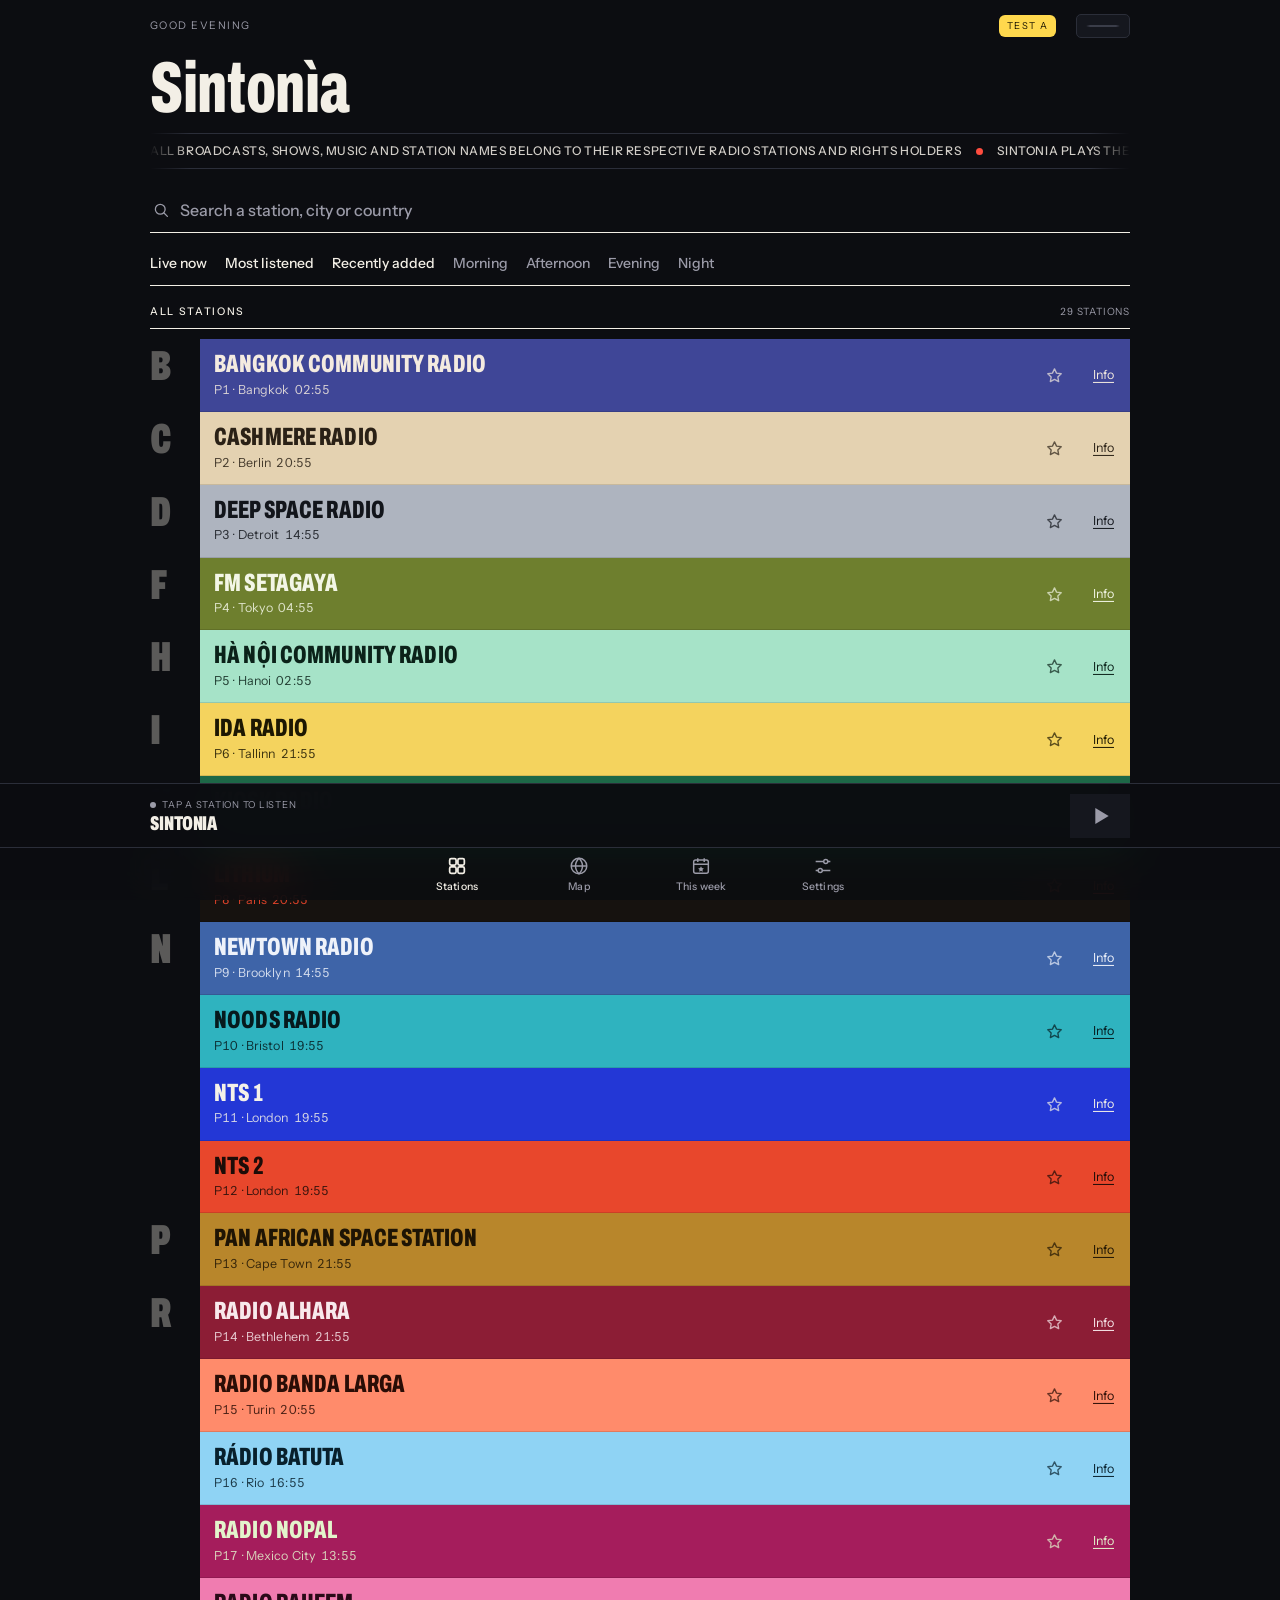
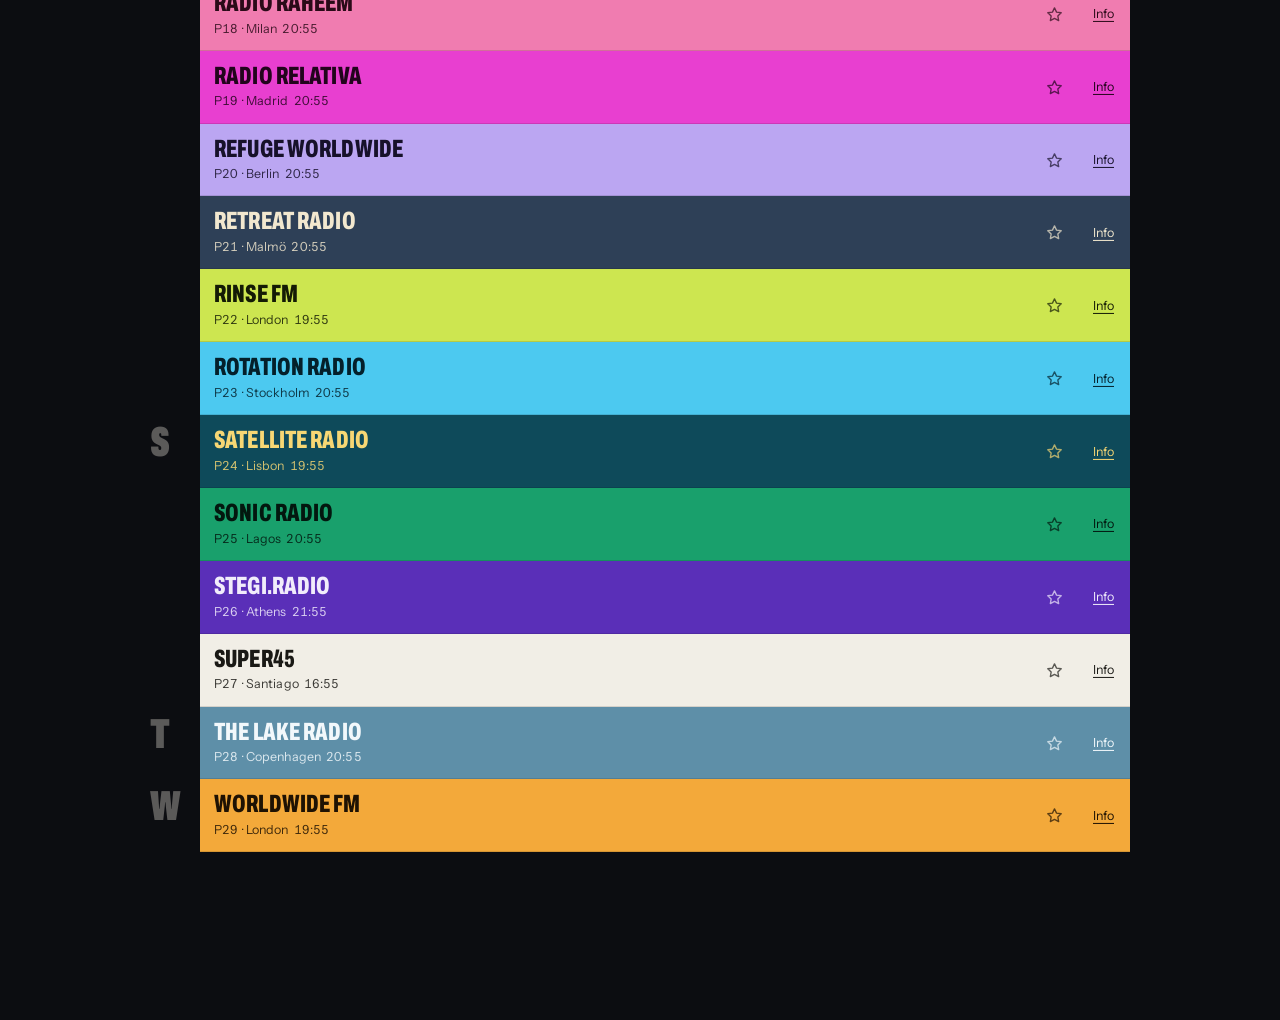
<file: prova-a/index.html>
<!doctype html>
<html lang="en" data-look="a">
<head>
<meta charset="utf-8">
<meta name="viewport" content="width=device-width, initial-scale=1, viewport-fit=cover">
<title>Sintonia (test A)</title>
<meta name="robots" content="noindex">
<meta name="apple-mobile-web-app-capable" content="yes">
<meta name="mobile-web-app-capable" content="yes">
<meta name="apple-mobile-web-app-status-bar-style" content="black-translucent">
<meta name="apple-mobile-web-app-title" content="Sintonia A">
<meta name="theme-color" content="#0C0D11">
<link rel="manifest" href="../manifest.webmanifest">
<link rel="apple-touch-icon" href="../apple-touch-icon.png?v=7">
<link rel="icon" type="image/png" sizes="192x192" href="../icon-192.png?v=7">
<script>
/* Theme and background, applied before the page paints. One palette, used by the Settings section too. */
window.SintoniaTheme = (function () {
  var BG = {
    graphite: { name: "Graphite", dark: ["#0C0D11", "#15171E", "#2B2E39"], light: ["#F1F2F4", "#FFFFFF", "#D9DCE2"] },
    navy:     { name: "Navy",     dark: ["#0A0F1E", "#121A2E", "#24304A"], light: ["#E9EFF8", "#F9FBFE", "#CBD6E6"] },
    plum:     { name: "Plum",     dark: ["#130C16", "#1D1422", "#352840"], light: ["#F3ECF3", "#FCF8FC", "#E0D1DF"] },
    pine:     { name: "Pine",     dark: ["#0A1311", "#111D1A", "#22352F"], light: ["#E8F1EC", "#F8FBF9", "#CDE0D6"] },
    cocoa:    { name: "Cocoa",    dark: ["#15100D", "#1F1814", "#382C24"], light: ["#F3EDE6", "#FCF9F5", "#E2D5C8"] }
  };
  var INK = {
    dark:  { ink: "#F3EFE6", muted: "#9B9BA8", live: "#FF4D3F", tick: "#4A4E5C", "tick-2": "#2A2D38", rule: "#3A3E4B", land: "#343947",
             off: "#5B5E6B", "off-dot": "#3A3D49", "onair-bg": "#3A1210", "onair-ink": "#FFE9E6", ph: "#6B6E7B" },
    light: { ink: "#15171C", muted: "#5E6371", live: "#E5352B", tick: "#9EA3AE", "tick-2": "#D3D6DC", rule: "#C3C7CF", land: "#C5CAD3",
             off: "#8A8F9C", "off-dot": "#C3C7CF", "onair-bg": "#FFE3E0", "onair-ink": "#B3261E", ph: "#9EA3AE" }
  };
  function get(k, d) { try { return localStorage.getItem(k) || d; } catch (e) { return d; } }
  function mode(pref) { return pref === "auto" ? (window.matchMedia && matchMedia("(prefers-color-scheme: light)").matches ? "light" : "dark") : (pref === "light" ? "light" : "dark"); }
  function rgba(h, a) { var n = parseInt(h.slice(1), 16); return "rgba(" + (n >> 16) + "," + ((n >> 8) & 255) + "," + (n & 255) + "," + a + ")"; }
  function apply() {
    var pref = get("sintonia:theme", "dark"), bg = "graphite";
    if (!BG[bg]) bg = "graphite";
    var m = mode(pref), c = BG[bg][m], ink = INK[m], root = document.documentElement, st = root.style;
    st.setProperty("--bg", c[0]); st.setProperty("--bg-2", c[1]); st.setProperty("--line", c[2]);
    st.setProperty("--dock", rgba(c[0], m === "light" ? 0.9 : 0.88));
    for (var k in ink) st.setProperty("--" + k, ink[k]);
    st.colorScheme = m; root.setAttribute("data-theme", m);
    var tc = document.querySelector('meta[name="theme-color"]'); if (tc) tc.setAttribute("content", c[0]);
    // the iPhone status bar only reads this when the app opens
    var sb = document.querySelector('meta[name="apple-mobile-web-app-status-bar-style"]'); if (sb) sb.setAttribute("content", m === "light" ? "default" : "black-translucent");
    return { pref: pref, bg: bg, mode: m };
  }
  apply();
  return { BG: BG, apply: apply };
})();
</script>
<link rel="stylesheet" href="../fonts.css?v=2">
<style>
/* Layout: two views switched by a bottom tab bar, like an iPhone app.
   Stations: on-air header, your pinned stations, then the stations live right now, then the rest.
   Map: a dot-matrix world map with the listener's position (red, blinking) and the signal arc to the station.
   A dock at the bottom holds the mini-player and the tabs. */
   One deliberate look: a dark night-listening ground under colour-coded stations. */
@property --ph { syntax: "<length>"; inherits: false; initial-value: 0px; }

:root {
  color-scheme: dark;
  --bg: #0C0D11;
  --bg-2: #15171E;
  --ink: #F3EFE6;
  --muted: #9B9BA8;
  --line: #2B2E39;
  --live: #FF4D3F;
  --tick: #4A4E5C; --tick-2: #2A2D38; --rule: #3A3E4B; --land: #343947;
  --off: #5B5E6B; --off-dot: #3A3D49; --onair-bg: #3A1210; --onair-ink: #FFE9E6; --ph: #6B6E7B;
  --dock: rgba(12, 13, 17, .88);
  --f-display: "Archivo", "Arial Narrow", "Helvetica Neue", sans-serif;
  --f-body: "Instrument Sans", "Helvetica Neue", Arial, sans-serif;
  --f-mono: "Instrument Sans", "Helvetica Neue", Arial, sans-serif; /* the small capital labels (once a typewriter face) */
}

* { box-sizing: border-box; -webkit-tap-highlight-color: transparent; }
[hidden] { display: none !important; }
/* the page never moves sideways, whatever the screen width */
html { background: var(--bg); overflow-x: hidden; overscroll-behavior-x: none; }
body {
  margin: 0;
  overflow-x: clip;
  background: var(--bg);
  color: var(--ink);
  font-family: var(--f-body);
  font-size: 14px;
  line-height: 1.45;
  font-variant-numeric: tabular-nums; /* clocks don't wobble as they tick */
  padding-left: max(16px, env(safe-area-inset-left, 0px));
  padding-right: max(16px, env(safe-area-inset-right, 0px));
  padding-top: calc(env(safe-area-inset-top, 0px) + 14px);
  padding-bottom: calc(env(safe-area-inset-bottom, 0px) + 168px);
  -webkit-text-size-adjust: 100%;
}
.wrap { max-width: 980px; margin: 0 auto; display: grid; grid-template-columns: minmax(0, 1fr); gap: 18px; }
button { font: inherit; color: inherit; }
/* an app, not a web page: a quick second tap never zooms in (the map keeps its own gestures) */
html, body, * { touch-action: manipulation; }

/* ---------- Header ---------- */
.hero { display: grid; grid-template-columns: minmax(0, 1fr); gap: 12px; }
.topline { display: flex; align-items: center; justify-content: space-between; gap: 12px; min-width: 0; }
.eyebrow { font-family: var(--f-mono); font-size: 10.5px; letter-spacing: .14em; text-transform: uppercase; color: var(--muted); white-space: nowrap; overflow: hidden; text-overflow: ellipsis; }
/* greeting: sits where the station count used to be; tap it to change your name */
.greet {
  appearance: none; -webkit-appearance: none; background: none; border: 0; margin: 0; padding: 4px 0;
  min-width: 0; text-align: left; cursor: pointer; color: var(--muted);
}
.greet b { color: var(--ink); font-weight: 500; }
.greet:focus-visible { outline: 2px solid var(--ink); outline-offset: 3px; border-radius: 3px; }

/* first-run card asking for a name */
.hello-card {
  display: grid; gap: 10px; padding: 14px; border-radius: 14px;
  background: var(--bg-2); border: 1px solid var(--line);
}
.hello-card .k { font-family: var(--f-mono); font-size: 10px; letter-spacing: .14em; text-transform: uppercase; color: var(--muted); }
.hello-card label { font-family: var(--f-display); font-weight: 800; font-stretch: 100%; font-size: 20px; line-height: 1.1; letter-spacing: -.01em; }
.hello-row { display: grid; grid-template-columns: minmax(0, 1fr) auto; gap: 8px; }
.hello-row input {
  font: inherit; font-size: 16px; /* 16px keeps iPhone from zooming in on focus */
  padding: 11px 12px; border-radius: 10px; min-width: 0;
  border: 1px solid var(--line); background: var(--bg); color: var(--ink);
}
.hello-row input::placeholder { color: var(--ph); }
.hello-row input:focus { outline: 2px solid var(--ink); outline-offset: 1px; }
.hello-row .save {
  appearance: none; -webkit-appearance: none; border: 0; cursor: pointer;
  background: var(--ink); color: var(--bg); border-radius: 10px; padding: 0 18px;
  font-size: 15px; font-weight: 600;
}
.hello-row .save:focus-visible { outline: 2px solid var(--ink); outline-offset: 2px; }
.hello-skip {
  justify-self: start; appearance: none; -webkit-appearance: none; background: none; border: 0; padding: 2px 0; cursor: pointer;
  color: var(--muted); font-size: 13px; text-decoration: underline; text-underline-offset: 3px;
}
h1, .title {
  margin: 0;
  font-family: var(--f-display);
  font-weight: 900;
  font-stretch: 125%;
  font-size: clamp(38px, 12vw, 72px);
  line-height: .9;
  letter-spacing: -.04em;
  white-space: nowrap;
}
/* the logo: the original wordmark, Archivo wide and black like the page titles */
/* the last "a" turns once, like a knob being tuned */
h1.logo .lg-a { display: inline-block; transform-origin: 54% 56%; } /* the middle of the letter itself, so it turns in place */
h1.logo .lg-a.spin { animation: a-spin 1.1s cubic-bezier(.35, .05, .2, 1); }
@keyframes a-spin { from { transform: rotate(0deg); } to { transform: rotate(360deg); } }
/* the signal, no words: a flat line when nothing plays, a wave that flows while a station is on (once the words ON AIR) */
.testtag { flex: none; font-family: var(--f-mono); font-size: 9.5px; letter-spacing: .14em; text-transform: uppercase; padding: 4px 8px; border-radius: 6px; background: #FFD84D; color: #1A1400; margin-left: auto; margin-right: 8px; }
.onair {
  flex: none;
  padding: 5px 9px; border-radius: 5px;
  border: 1.5px solid var(--line); background: var(--bg-2);
  display: flex; align-items: center;
}
.onair .sig { display: block; -webkit-mask-image: linear-gradient(90deg, transparent, #000 12%, #000 88%, transparent); mask-image: linear-gradient(90deg, transparent, #000 12%, #000 88%, transparent); }
.onair .sig path { fill: none; stroke: var(--off-dot); stroke-width: 1.8; stroke-linecap: round; stroke-linejoin: round; }
.onair .sig-live, .onair .sig-noise { display: none; }
/* the signal is the station's own: dressed in its colours like its tile, with a wave drawn from its name (see setSig); while it tunes in, static */
body[data-state="live"] .onair, body[data-state="loading"] .onair { border-color: color-mix(in srgb, var(--bar-t) 18%, var(--bar-c)); background: var(--bar-c); box-shadow: 0 0 22px -4px var(--glow); }
body[data-state="live"] .onair .sig-idle, body[data-state="loading"] .onair .sig-idle { display: none; }
body[data-state="live"] .onair .sig-live { display: inline; stroke: var(--bar-t); }
body[data-state="loading"] .onair .sig-noise { display: inline; stroke: var(--bar-t); stroke-width: 1.3; opacity: .85; }

/* ---------- Map view ---------- */
.view { display: grid; grid-template-columns: minmax(0, 1fr); gap: 18px; min-width: 0; }
.world { display: grid; grid-template-columns: minmax(0, 1fr); border-radius: 14px; background: var(--bg-2); border: 1px solid var(--line); overflow: hidden; }
.map {
  position: relative; width: 100%; aspect-ratio: 1 / 1; max-height: 64vh; min-height: 240px;
  overflow: hidden; touch-action: none; cursor: grab; user-select: none; -webkit-user-select: none;
  -webkit-tap-highlight-color: transparent; border-bottom: 1px solid var(--line);
}
.map.grabbing { cursor: grabbing; }
.map canvas, .map > svg { position: absolute; inset: 0; width: 100%; height: 100%; display: block; }
.map-ctl { position: absolute; top: 10px; right: 10px; display: grid; gap: 6px; }
.map-ctl button {
  appearance: none; -webkit-appearance: none; cursor: pointer; padding: 0;
  width: 34px; height: 34px; border-radius: 10px; display: grid; place-items: center;
  background: var(--dock); border: 1px solid var(--line); color: var(--ink);
  -webkit-backdrop-filter: blur(8px); backdrop-filter: blur(8px);
}
.map-ctl button:focus-visible { outline: 2px solid var(--ink); outline-offset: 2px; }
.map-ctl svg { width: 16px; height: 16px; fill: none; stroke: currentColor; stroke-width: 1.6; stroke-linecap: round; }
.map-ctl .dot { fill: currentColor; stroke: none; }
#z-home .i-me, #z-home[data-to="me"] .i-world { display: none; }
#z-home[data-to="me"] .i-me { display: block; }
.m-under { fill: none; stroke: var(--ink); stroke-opacity: .16; stroke-width: 1; }
.m-line { fill: none; stroke-linecap: round; stroke-linejoin: round; stroke-dasharray: .01 5; }
.m-st { fill: var(--bg-2); stroke: var(--muted); stroke-width: 1.4; }
.m-st.on { stroke: var(--ink); }
.m-code, .m-n {
  font-family: var(--f-mono); font-size: 9px; font-weight: 500; letter-spacing: .08em; fill: var(--muted);
  paint-order: stroke; stroke: var(--bg-2); stroke-width: 3px; stroke-linejoin: round;
}
.m-code.on, .m-n { fill: var(--ink); }

/* reactions: four symbols to send while a station plays; they cross the map for whoever has Sintonia open */
.react { display: flex; align-items: center; justify-content: space-between; gap: 12px; padding: 10px 12px; border-bottom: 1px solid var(--line); }
.react-k { min-width: 0; display: grid; gap: 3px; font-family: var(--f-mono); font-size: 10px; letter-spacing: .1em; text-transform: uppercase; color: var(--muted); }
.react-k b { color: var(--ink); font-weight: 600; font-size: 11px; white-space: nowrap; overflow: hidden; text-overflow: ellipsis; }
.react-b { display: flex; gap: 6px; flex: none; }
.react-b button { appearance: none; -webkit-appearance: none; cursor: pointer; padding: 0; width: 40px; height: 40px; border-radius: 50%;
  border: 1.5px solid currentColor; background: none; color: var(--ink); display: grid; place-items: center; transition: transform .15s, background-color .15s, color .15s; }
.react-b button svg { width: 21px; height: 21px; fill: none; stroke: currentColor; stroke-width: 1.6; stroke-linecap: round; stroke-linejoin: round; }
.react-b button:disabled { opacity: .32; cursor: default; }
.react-b button.sent { background: var(--ink); color: var(--bg); transform: scale(.92); }
.react-b button:focus-visible { outline: 2px solid var(--ink); outline-offset: 2px; }
.lg-react { flex: none; width: 13px; height: 13px; margin: 0 -2px; fill: none; stroke: var(--ink); stroke-width: 2; stroke-linecap: round; stroke-linejoin: round; }
#m-react .rx-in { transform-box: fill-box; transform-origin: center; animation: rx-rise 2.6s ease-out both; }
#m-react .rx-in path { fill: none; stroke: var(--bg); stroke-width: 2.2; stroke-linecap: round; stroke-linejoin: round; }
#m-react .rx-spark { fill: none; stroke-width: 2.6; stroke-linecap: round; stroke-dasharray: .06 1.2; stroke-dashoffset: .06; animation: rx-spark 1s ease-in both; }
@keyframes rx-rise { 0% { transform: translateY(0) scale(.3); opacity: 0; } 12% { transform: translateY(-4px) scale(1.12); opacity: 1; }
  24% { transform: translateY(-6px) scale(1); } 70% { opacity: 1; } 100% { transform: translateY(-30px) scale(1); opacity: 0; } }
@keyframes rx-spark { to { stroke-dashoffset: -1; } }
@media (prefers-reduced-motion: reduce) {
  #m-react .rx-in { animation-name: rx-fade; }
  #m-react .rx-spark { display: none; }
}
@keyframes rx-fade { 0%, 100% { opacity: 0; } 10%, 75% { opacity: 1; } }

.me { display: none; }
.me.on { display: inline; }
.me .core { fill: var(--live); }
.me .ping { fill: none; stroke: var(--live); stroke-width: 1.2; opacity: 0; transform-box: fill-box; transform-origin: center; }
.legend { display: grid; gap: 6px; padding: 4px 12px 12px; font-size: 13px; }
.lg-row { display: flex; align-items: center; gap: 8px; min-width: 0; }
.lg-row i { flex: none; width: 9px; height: 9px; border-radius: 50%; box-sizing: border-box; }
.lg-you { background: var(--live); }
.lg-others { background: var(--ink); opacity: .85; }
.lg-row .lg-st { border-radius: 2px; background: var(--bg-2); border: 1.5px solid var(--muted); width: 8px; height: 8px; margin: 0 .5px; }
.m-others circle { fill: var(--ink); opacity: .85; }
.lg-row span { min-width: 0; color: var(--muted); overflow-wrap: anywhere; }
.lg-row b { color: var(--ink); font-weight: 600; }

.locate { display: grid; gap: 8px; padding: 14px; border-radius: 14px; background: var(--bg-2); border: 1px solid var(--line); }
.locate strong { font-family: var(--f-display); font-weight: 800; font-size: 18px; line-height: 1.15; }
.locate p { margin: 0; color: var(--muted); font-size: 13px; max-width: 52ch; }
.loc-acts { display: flex; flex-wrap: wrap; align-items: center; gap: 8px 22px; }
.btn {
  justify-self: start; appearance: none; -webkit-appearance: none; border: 0; cursor: pointer;
  background: var(--ink); color: var(--bg); border-radius: 10px; padding: 11px 16px; font-size: 15px; font-weight: 600;
}
.btn:disabled { opacity: .6; cursor: default; }
.btn.ghost { background: none; color: var(--muted); padding: 2px 0; font-size: 13px; font-weight: 500; text-decoration: underline; text-underline-offset: 3px; }
.btn:focus-visible { outline: 2px solid var(--ink); outline-offset: 2px; }


/* ---------- Your stations, live now, more ---------- */
.sec { display: grid; gap: 10px; min-width: 0; }
.sec[hidden] { display: none; }
.sec-h {
  margin: 0; display: flex; justify-content: space-between; align-items: baseline; gap: 10px; min-width: 0;
  font-family: var(--f-mono); font-weight: 500; font-size: 10.5px; letter-spacing: .16em; text-transform: uppercase; color: var(--ink);
}
.sec-h small { font-size: 10px; font-weight: 400; letter-spacing: .08em; color: var(--muted); white-space: nowrap; }
.live-i { display: inline-block; width: 7px; height: 7px; border-radius: 50%; background: var(--live); margin-right: 7px; box-shadow: 0 0 8px var(--live); vertical-align: 1px; }
.favs {
  display: flex; gap: 10px; overflow-x: auto; scrollbar-width: none; scroll-snap-type: x proximity;
  margin: -3px -16px -2px; padding: 6px 16px 8px; scroll-padding: 0 16px; /* room for the ring of the card that's playing */
}
.favs::-webkit-scrollbar { display: none; }
.mini {
  position: relative; flex: none; display: flex; width: 136px; height: 128px; border-radius: 16px;
  overflow: hidden; isolation: isolate; background: var(--c); color: var(--t); scroll-snap-align: start;
}
.mini .tune { padding: 11px; border-radius: 16px; gap: 8px; }
.mini .knob { width: 30px; height: 30px; }
.mini .mt { display: grid; gap: 5px; min-width: 0; }
.mini .nm {
  font-family: var(--f-display); font-weight: 850; font-stretch: 62%; font-size: 22px; line-height: .88; letter-spacing: -.01em;
  text-transform: uppercase; overflow-wrap: anywhere;
  display: -webkit-box; -webkit-line-clamp: 2; -webkit-box-orient: vertical; overflow: hidden;
}
.mini .nm.keepcase { text-transform: none; }
.mini .mm { font-family: var(--f-mono); font-size: 9px; letter-spacing: .06em; text-transform: uppercase; opacity: .82; white-space: nowrap; overflow: hidden; text-overflow: ellipsis; }
.mini.on { box-shadow: 0 0 0 2px var(--bg), 0 0 0 4px var(--c); }
/* the star that pins a station to "Your stations" */
.pin {
  appearance: none; -webkit-appearance: none; position: absolute; right: 6px; bottom: 6px; z-index: 2;
  width: 36px; height: 36px; padding: 0; border: 0; border-radius: 50%; background: none; color: var(--t);
  display: grid; place-items: center; cursor: pointer; opacity: .7;
}
.pin svg { width: 17px; height: 17px; fill: none; stroke: currentColor; stroke-width: 1.6; stroke-linejoin: round; }
.pin[aria-pressed="true"] { opacity: 1; }
.pin[aria-pressed="true"] svg { fill: currentColor; }
.mini .pin { top: 4px; bottom: auto; right: 4px; }
/* in New in, and on the big tiles of stations that just arrived */
.newtag { display: inline-block; font-family: var(--f-mono); font-size: 8.5px; font-weight: 600; letter-spacing: .14em; text-transform: uppercase; padding: 2px 5px; border-radius: 4px; background: var(--t); color: var(--c); }
.mini .newtag { margin-bottom: 1px; justify-self: start; }
.favs.stack { display: grid; grid-template-columns: minmax(0, 1fr); gap: 8px; overflow: visible; scroll-snap-type: none; margin: 0; padding: 0; }
.favs.stack .mini { width: auto; height: auto; border-radius: 14px; }
.favs.stack .mini .tune { flex-direction: row; align-items: center; justify-content: flex-start; gap: 12px; padding: 10px 52px 10px 11px; border-radius: 14px; }
.favs.stack .mini .mt { gap: 4px; }
.favs.stack .mini .nm { font-size: 21px; line-height: .95; }
.favs.stack .mini .pin { top: 50%; bottom: auto; right: 6px; transform: translateY(-50%); }
/* on a wider screen the list takes two or three columns, so the rows don't stretch across the whole page */
@media (min-width: 700px) { .favs.stack { grid-template-columns: repeat(2, minmax(0, 1fr)); } }
@media (min-width: 1000px) { .favs.stack { grid-template-columns: repeat(3, minmax(0, 1fr)); } }
@keyframes live-blink { 50% { opacity: .25; } }
/* This week: three picks, each a wide card in the station's colour */
.picks { display: grid; gap: 10px; }
/* an event in This week (a festival, say): what's on Sintonia around it, while it lasts */
.events { display: grid; gap: 18px; }
.events:empty { display: none; }
/* the event: a card like a gig poster, minimal: the page's colours turned round (light on dark, dark on light),
   the name in big type, one accent colour (the event's own, if it has one) */
.event { --ev1: #FF4F8B; --ev-bg: var(--ink); --ev-fg: var(--bg);
  gap: 0; border-radius: 22px; overflow: hidden; border: 1px solid var(--line); background: var(--bg-2); }
.ev-hero { position: relative; isolation: isolate; overflow: hidden; display: grid; gap: 12px; padding: 16px 18px 20px; color: var(--ev-fg); background: var(--ev-bg); }
.ev-hero::after { /* the same fine grain as the station tiles */
  content: ""; position: absolute; inset: 0; z-index: -1; pointer-events: none; opacity: .14;
  background-image: url("data:image/svg+xml;utf8,<svg xmlns='http://www.w3.org/2000/svg' width='180' height='180'><filter id='n'><feTurbulence type='fractalNoise' baseFrequency='.85' numOctaves='2' stitchTiles='stitch'/><feColorMatrix values='0 0 0 0 0  0 0 0 0 0  0 0 0 0 0  0 0 0 .6 0'/></filter><rect width='100%25' height='100%25' filter='url(%23n)'/></svg>"); }
.ev-top { display: flex; justify-content: space-between; align-items: center; gap: 10px; padding-bottom: 10px; border-bottom: 1.5px solid color-mix(in srgb, var(--ev-fg) 18%, transparent); }
.ev-kick { display: inline-flex; align-items: center; gap: 8px; font-family: var(--f-mono); font-size: 10px; font-weight: 600; letter-spacing: .16em; text-transform: uppercase; }
.ev-kick::before { content: ""; width: 8px; height: 8px; border-radius: 2px; background: var(--ev1); } /* like a city on the map */
.ev-dates { flex: none; font-family: var(--f-mono); font-size: 10px; font-weight: 600; letter-spacing: .12em; text-transform: uppercase; opacity: .7; }
.ev-end { flex: none; display: inline-flex; align-items: center; gap: 10px; }
.ev-info { display: inline-flex; align-items: center; gap: 6px; padding: 6px 10px; border-radius: 999px; text-decoration: none;
  background: color-mix(in srgb, var(--ev-fg) 14%, transparent); color: var(--ev-fg);
  font-family: var(--f-mono); font-size: 9.5px; font-weight: 600; letter-spacing: .08em; text-transform: uppercase; }
.ev-arr { width: 7px; height: 7px; fill: currentColor; } /* the arrow in dots, like the title */
.ev-info[hidden] { display: none; }
.ev-info:focus-visible { outline: 2px solid var(--ev-fg); outline-offset: 2px; }
.ev-title { margin: 4px 0 0; font-family: "Doto", ui-monospace, Menlo, monospace; font-weight: 800; font-variation-settings: "ROND" 100; font-size: 48px; line-height: .9;
  letter-spacing: -.03em; word-spacing: -.3em; text-transform: uppercase; overflow-wrap: anywhere; } /* dot matrix, round dots, like a club's LED sign */
.ev-title::after { content: "."; color: var(--ev1); } /* the accent, once */
.event-note { margin: 0; font-size: 14px; line-height: 1.45; opacity: .82; }
.ev-body { display: grid; gap: 10px; padding: 14px 14px 16px; }
.ev-body:not(:has(> :not([hidden]))) { display: none; }
.event-k { margin: 2px 0 0; font-family: var(--f-mono); font-size: 9.5px; letter-spacing: .12em; text-transform: uppercase; color: var(--muted); }
.event-also { margin: 0; font-size: 13px; line-height: 1.45; color: var(--muted); }
.pick { position: relative; display: grid; grid-template-columns: auto minmax(0, 1fr); gap: 12px; align-items: center; padding: 13px 14px; border-radius: 16px;
  background: radial-gradient(120% 120% at 100% 0%, color-mix(in srgb, var(--dot, var(--c)) 30%, transparent), transparent 70%), color-mix(in srgb, var(--dot, var(--c)) 12%, var(--bg-2));
  box-shadow: inset 0 0 0 1px color-mix(in srgb, var(--dot, var(--c)) 40%, transparent); color: var(--ink); }
.pick .when { display: grid; justify-items: center; min-width: 58px; padding: 7px 6px; border-radius: 11px; background: var(--c); color: var(--t); text-align: center; }
.pick .when b { font-family: var(--f-display); font-weight: 850; font-stretch: 62%; font-size: 22px; line-height: .95; }
.pick .when span { font-family: var(--f-mono); font-size: 9px; letter-spacing: .12em; text-transform: uppercase; }
.pick .pt { display: grid; gap: 3px; min-width: 0; }
.pick .pk { font-family: var(--f-mono); font-size: 9.5px; letter-spacing: .1em; text-transform: uppercase; color: var(--muted); }
.pick .pn { font-weight: 600; font-size: 15px; line-height: 1.25; }
.pick .pw { font-size: 13px; line-height: 1.4; color: var(--muted); }
.pick button { appearance: none; -webkit-appearance: none; position: absolute; inset: 0; border: 0; background: none; border-radius: 16px; cursor: pointer; }
.tile .meta .newtag { margin-right: 2px; }
.tile .meta { padding-right: 28px; }
.pin:focus-visible { outline: 2px solid var(--t); outline-offset: -2px; }

/* ---------- Tiles ---------- */
.crate { list-style: none; margin: 0; padding: 0; display: grid; grid-template-columns: repeat(2, minmax(0, 1fr)); gap: 10px; }
@media (min-width: 900px) { .crate { grid-template-columns: repeat(4, minmax(0, 1fr)); gap: 14px; } .crate .tile { min-height: 236px; } .crate .tile:nth-child(-n+2) { grid-column: span 2; min-height: 190px; } }

.tile {
  position: relative; display: flex; min-height: 200px;
  border-radius: 18px; overflow: hidden; isolation: isolate;
  background: var(--c); color: var(--t); min-width: 0;
}
/* radio waves spreading from a different point on each tile; they ripple outward while the station plays */
.tile::before {
  content: ""; position: absolute; inset: 0; z-index: -1;
  background: repeating-radial-gradient(circle at var(--ox) var(--oy),
    transparent 0, transparent var(--ph),
    var(--ring) var(--ph), var(--ring) calc(var(--ph) + 1.5px),
    transparent calc(var(--ph) + 1.5px), transparent calc(var(--gap) + 1.5px));
}
/* print grain */
.tile::after {
  content: ""; position: absolute; inset: 0; z-index: -1; pointer-events: none; opacity: .22;
  background-image: url("data:image/svg+xml;utf8,<svg xmlns='http://www.w3.org/2000/svg' width='180' height='180'><filter id='n'><feTurbulence type='fractalNoise' baseFrequency='.85' numOctaves='2' stitchTiles='stitch'/><feColorMatrix values='0 0 0 0 0  0 0 0 0 0  0 0 0 0 0  0 0 0 .6 0'/></filter><rect width='100%25' height='100%25' filter='url(%23n)'/></svg>");
}

.tune {
  appearance: none; -webkit-appearance: none; border: 0; background: none; margin: 0;
  text-align: left; cursor: pointer; flex: 1; width: 100%; min-width: 0;
  display: flex; flex-direction: column; justify-content: space-between; align-items: stretch; gap: 12px;
  padding: 12px; border-radius: 18px;
  -webkit-user-select: none; user-select: none;
}
.tune:focus-visible { outline: 3px solid var(--ink); outline-offset: 3px; }

.knob {
  width: 34px; height: 34px; border-radius: 50%; border: 1.5px solid currentColor;
  display: grid; place-items: center; flex: none;
}
.knob svg { width: 11px; height: 11px; fill: currentColor; }
.knob .i-play { margin-left: 2px; }
.knob .i-stop, .knob .eq { display: none; }
.eq { gap: 3px; align-items: flex-end; height: 12px; }
.eq i { display: block; width: 3px; height: 100%; background: currentColor; border-radius: 1px; transform-origin: bottom; }
.eq i:nth-child(1) { transform: scaleY(.55); }
.eq i:nth-child(2) { transform: scaleY(1); }
.eq i:nth-child(3) { transform: scaleY(.7); }

.label { display: grid; grid-template-columns: minmax(0, 1fr); gap: 8px; min-width: 0; }
.now { display: grid; gap: 2px; padding-top: 8px; border-top: 1.5px solid var(--pill); min-width: 0; }
.now-k {
  font-family: var(--f-mono); font-size: 9px; letter-spacing: .12em; text-transform: uppercase; opacity: .78;
  display: flex; align-items: center; gap: 6px; flex-wrap: wrap;
}
.now-k.live { opacity: 1; font-weight: 600; }
.now-k.live::before { content: ""; width: 6px; height: 6px; border-radius: 50%; background: currentColor; animation: live-blink 1.6s ease-in-out infinite; }
.now-k .rr { border: 1px solid currentColor; border-radius: 4px; padding: 0 4px; letter-spacing: .08em; }
.now-t {
  font-size: 13px; font-weight: 600; line-height: 1.22;
  display: -webkit-box; -webkit-line-clamp: 2; -webkit-box-orient: vertical; overflow: hidden;
  overflow-wrap: anywhere;
}
.now-s { font-size: 11.5px; opacity: .78; white-space: nowrap; overflow: hidden; text-overflow: ellipsis; }

.name {
  display: block; min-width: 0;
  font-family: var(--f-display); font-weight: 850; font-stretch: 62%;
  font-size: clamp(23px, 6.8vw, 36px); line-height: .86; letter-spacing: -.01em;
  text-transform: uppercase; text-wrap: balance;
}
.meta {
  font-family: var(--f-mono); font-size: 9.5px; letter-spacing: .06em; text-transform: uppercase;
  display: flex; gap: 5px; flex-wrap: wrap; opacity: .82; font-variant-numeric: tabular-nums;
}

.sched {
  position: absolute; top: 12px; right: 12px; z-index: 2;
  font-family: var(--f-mono); font-size: 9px; letter-spacing: .05em; text-transform: uppercase;
  color: var(--t); text-decoration: none; background: var(--pill);
  padding: 6px 8px; border-radius: 999px;
}
.sched:focus-visible { outline: 2px solid var(--t); outline-offset: 2px; }

/* selected station */
.tile.on { box-shadow: 0 0 0 2px var(--bg), 0 0 0 4px var(--c), 0 18px 50px -18px var(--c); }
.tile.on .knob, .mini.on .knob { background: var(--t); color: var(--c); border-color: var(--t); }
.on.live .knob .i-play, .on.loading .knob .i-play { display: none; }
.on.live .knob .eq { display: flex; }
.on.loading .knob .i-stop { display: block; }

/* station colours (--dot is the brighter version used on the dark receiver) */
.tile, .mini { --dot: var(--c); }
[data-id="nts1"]     { --c:#2337D6; --t:#F4F1E8; --ring:rgba(255,255,255,.13); --pill:rgba(255,255,255,.2);  --ox:100%; --oy:0%;   --gap:13px; --dot:#5468FF; }
[data-id="nts2"]     { --c:#E8472C; --t:#1C0C08; --ring:rgba(0,0,0,.13);       --pill:rgba(0,0,0,.16);       --ox:0%;   --oy:100%; --gap:11px; }
[data-id="refuge"]   { --c:#BBA6F2; --t:#17112A; --ring:rgba(0,0,0,.11);       --pill:rgba(0,0,0,.14);       --ox:50%;  --oy:125%; --gap:15px; }
[data-id="rinse"]    { --c:#CDE650; --t:#141B05; --ring:rgba(0,0,0,.12);       --pill:rgba(0,0,0,.14);       --ox:0%;   --oy:0%;   --gap:9px;  }
[data-id="wwfm"]     { --c:#F3A93A; --t:#1E1203; --ring:rgba(0,0,0,.12);       --pill:rgba(0,0,0,.15);       --ox:100%; --oy:100%; --gap:17px; }
[data-id="kiosk"]    { --c:#1D6847; --t:#EEF5EC; --ring:rgba(255,255,255,.12); --pill:rgba(255,255,255,.2);  --ox:30%;  --oy:-20%; --gap:12px; --dot:#2E9A68; }
[data-id="raheem"]   { --c:#F07CB0; --t:#2A0A18; --ring:rgba(0,0,0,.12);       --pill:rgba(0,0,0,.15);       --ox:115%; --oy:45%;  --gap:14px; }
[data-id="cashmere"] { --c:#E4D2B1; --t:#2A2116; --ring:rgba(0,0,0,.10);       --pill:rgba(0,0,0,.13);       --ox:-15%; --oy:60%;  --gap:10px; }
[data-id="noods"]    { --c:#2FB3BF; --t:#061A1D; --ring:rgba(0,0,0,.12);       --pill:rgba(0,0,0,.15);       --ox:80%;  --oy:35%;  --gap:8px;  }
[data-id="stegi"]    { --c:#5A2FB8; --t:#F1ECFB; --ring:rgba(255,255,255,.12); --pill:rgba(255,255,255,.18); --ox:110%; --oy:-10%; --gap:16px; --dot:#8C66F2; }
[data-id="alhara"]   { --c:#8C1D35; --t:#F8E9EC; --ring:rgba(255,255,255,.11); --pill:rgba(255,255,255,.18); --ox:20%;  --oy:110%; --gap:12px; --dot:#D63B5C; }
[data-id="batuta"]   { --c:#8FD3F4; --t:#08202C; --ring:rgba(0,0,0,.11);       --pill:rgba(0,0,0,.13);       --ox:-10%; --oy:20%;  --gap:10px; }
[data-id="super45"]  { --c:#F1EEE6; --t:#1A1915; --ring:rgba(0,0,0,.09);       --pill:rgba(0,0,0,.09);       --ox:60%;  --oy:-15%; --gap:13px; }
[data-id="deepspace"]{ --c:#AEB4BF; --t:#12151B; --ring:rgba(0,0,0,.11);       --pill:rgba(0,0,0,.13);       --ox:50%;  --oy:50%;  --gap:9px;  }
[data-id="newtown"]  { --c:#3E64A8; --t:#EEF2FA; --ring:rgba(255,255,255,.12); --pill:rgba(255,255,255,.18); --ox:-10%; --oy:110%; --gap:13px; --dot:#6F93D8; }
[data-id="hanoi"]    { --c:#A6E3C8; --t:#0B2219; --ring:rgba(0,0,0,.11);       --pill:rgba(0,0,0,.13);       --ox:90%;  --oy:80%;  --gap:12px; }
[data-id="lithium"]  { --c:#16120F; --t:#FF4A2E; --ring:rgba(255,74,46,.16);   --pill:rgba(255,74,46,.18);   --ox:85%;  --oy:-15%; --gap:12px; --dot:#FF5A3C; }
[data-id="satellite"]{ --c:#0E4A5A; --t:#F7D774; --ring:rgba(247,215,116,.14); --pill:rgba(247,215,116,.2);  --ox:92%;  --oy:88%;  --gap:14px; --dot:#F7D774; }
[data-id="pass"]     { --c:#B8862B; --t:#1E1404; --ring:rgba(0,0,0,.12);       --pill:rgba(0,0,0,.15);       --ox:85%;  --oy:-10%; --gap:12px; }
[data-id="sonic"]    { --c:#19A06C; --t:#03170F; --ring:rgba(0,0,0,.12);       --pill:rgba(0,0,0,.15);       --ox:10%;  --oy:110%; --gap:10px; }
[data-id="lake"]     { --c:#5E8FA8; --t:#F2F8FB; --ring:rgba(255,255,255,.13); --pill:rgba(255,255,255,.2);  --ox:50%;  --oy:-20%; --gap:14px; --dot:#8FC0D8; }
[data-id="ida"]      { --c:#F4D35E; --t:#1C1702; --ring:rgba(0,0,0,.11);       --pill:rgba(0,0,0,.13);       --ox:-10%; --oy:40%;  --gap:11px; }
[data-id="retreat"]  { --c:#2E4057; --t:#F2E8CF; --ring:rgba(255,255,255,.12); --pill:rgba(255,255,255,.18); --ox:100%; --oy:60%;  --gap:13px; --dot:#7E9CC4; }
[data-id="rotation"] { --c:#4CC9F0; --t:#04202B; --ring:rgba(0,0,0,.11);       --pill:rgba(0,0,0,.13);       --ox:20%;  --oy:90%;  --gap:9px; }
[data-id="nopal"]    { --c:#A51D5C; --t:#E3F4CC; --ring:rgba(227,244,204,.14); --pill:rgba(227,244,204,.2);  --ox:18%;  --oy:-18%; --gap:12px; --dot:#8CCB5E; }
[data-id="bcr"]      { --c:#3F4697; --t:#F4EBE0; --ring:rgba(255,255,255,.12); --pill:rgba(255,255,255,.18); --ox:10%;  --oy:115%; --gap:13px; --dot:#7C84E0; }
[data-id="rbl"]      { --c:#FF8B6B; --t:#2A0D06; --ring:rgba(0,0,0,.11);       --pill:rgba(0,0,0,.14);       --ox:90%;  --oy:105%; --gap:11px; --dot:#FF8B6B; }
[data-id="relativa"] { --c:#E83FD0; --t:#22041C; --ring:rgba(0,0,0,.12);       --pill:rgba(0,0,0,.15);       --ox:70%;  --oy:-15%; --gap:12px; }
[data-id="setagaya"] { --c:#6E7F2E; --t:#F3F6E6; --ring:rgba(255,255,255,.12); --pill:rgba(255,255,255,.18); --ox:15%;  --oy:-20%; --gap:10px; --dot:#9DB040; }
.name.keepcase { text-transform: none; }

/* ---------- Glass and glow: stations are tinted glass; the one you play lights up and colours the app ---------- */
html { background: var(--bg); }
body { background: transparent; }
.wrap { position: relative; z-index: 1; }
/* the home's background: three soft clouds in the colours of the station you're on, drifting slowly;
   brighter while it plays, dimmer when it's paused, and they fade into the next station's colours */
@property --au1 { syntax: "<color>"; inherits: true; initial-value: transparent; }
@property --au2 { syntax: "<color>"; inherits: true; initial-value: transparent; }
@property --au3 { syntax: "<color>"; inherits: true; initial-value: transparent; }
.aura { position: fixed; inset: 0; z-index: 0; pointer-events: none; overflow: hidden; opacity: 0; --auk: 46%;
  transition: opacity .9s ease, --au1 1.6s ease, --au2 1.6s ease, --au3 1.6s ease; }
:root[data-theme="light"] .aura { --auk: 30%; }
html[data-view="stations"] .aura { opacity: .55; }
html[data-view="stations"][data-state="live"] .aura, html[data-view="stations"][data-state="loading"] .aura { opacity: 1; }
html[data-view="stations"] .wrap::before { opacity: 0; }
.aura i { position: absolute; width: 95vmax; height: 95vmax; border-radius: 50%; }
.aura i:nth-child(1) { left: -42vmax; top: -38vmax; background: radial-gradient(closest-side, color-mix(in srgb, var(--au1) var(--auk), transparent), transparent); }
.aura i:nth-child(2) { right: -48vmax; top: 18vh; background: radial-gradient(closest-side, color-mix(in srgb, var(--au2) var(--auk), transparent), transparent); }
.aura i:nth-child(3) { left: -30vmax; bottom: -55vmax; background: radial-gradient(closest-side, color-mix(in srgb, var(--au3) var(--auk), transparent), transparent); }
@media (prefers-reduced-motion: no-preference) {
  .aura i { animation: aura-drift 40s ease-in-out infinite alternate; }
  .aura i:nth-child(2) { animation-duration: 48s; animation-delay: -14s; animation-direction: alternate-reverse; }
  .aura i:nth-child(3) { animation-duration: 56s; animation-delay: -27s; }
  @keyframes aura-drift { to { transform: translate(9vmax, 7vmax) scale(1.14); } }
}
.wrap::before {
  content: ""; position: absolute; z-index: -1; pointer-events: none;
  left: -40%; right: -40%; top: calc(-260px - env(safe-area-inset-top, 0px)); height: 760px;
  background: radial-gradient(50% 50% at 50% 42%, color-mix(in srgb, var(--glow, transparent) 40%, transparent), transparent 72%);
  opacity: .5; transition: opacity .8s ease;
}
html[data-state="live"] .wrap::before, html[data-state="loading"] .wrap::before { opacity: 1; }
.dock { background: var(--dock-glow, var(--dock)); }
.tile:not(.on), .mini:not(.on) {
  background:
    radial-gradient(130% 95% at var(--ox) var(--oy), color-mix(in srgb, var(--dot) 34%, transparent), transparent 70%),
    color-mix(in srgb, var(--dot) 12%, var(--bg-2));
  color: var(--ink);
  box-shadow: inset 0 0 0 1px color-mix(in srgb, var(--dot) 40%, transparent);
  --ring: color-mix(in srgb, var(--dot) 15%, transparent);
  --pill: color-mix(in srgb, var(--dot) 20%, transparent);
  --hue: var(--dot);
}
:root[data-theme="light"] .tile:not(.on), :root[data-theme="light"] .mini:not(.on) {
  background:
    radial-gradient(130% 95% at var(--ox) var(--oy), color-mix(in srgb, var(--c) 42%, transparent), transparent 70%),
    color-mix(in srgb, var(--c) 14%, var(--bg-2));
  box-shadow: inset 0 0 0 1px color-mix(in srgb, var(--c) 55%, transparent);
  --ring: color-mix(in srgb, var(--c) 22%, transparent);
  --pill: color-mix(in srgb, var(--c) 24%, transparent);
  --hue: color-mix(in srgb, var(--c) 66%, #000);
}
.tile:not(.on) .name, .mini:not(.on) .nm, .tile:not(.on) .pin, .mini:not(.on) .pin { color: var(--hue); }
.tile:not(.on) .sched { color: var(--ink); }
.tile:not(.on)::after { opacity: .1; }
.tile.out { display: none !important; }

/* ---------- Where it's… (local time of day at each station) ---------- */
.moods { display: grid; grid-template-columns: repeat(5, minmax(0, 1fr)); gap: 4px; padding: 4px; border-radius: 14px; background: var(--bg-2); border: 1px solid var(--line); }
.mood {
  appearance: none; -webkit-appearance: none; border: 0; background: none; cursor: pointer; min-width: 0;
  display: grid; justify-items: center; gap: 4px; padding: 9px 2px 8px; border-radius: 10px; color: var(--muted);
}
.mood svg { width: 18px; height: 18px; fill: none; stroke: currentColor; stroke-width: 1.5; stroke-linecap: round; stroke-linejoin: round; }
.mood svg .f { fill: currentColor; stroke: none; }
.mood span { font-family: var(--f-mono); font-size: clamp(8px, 2.5vw, 9.5px); letter-spacing: .06em; text-transform: uppercase; color: var(--ink); white-space: nowrap; }
.mood[aria-checked="true"] { background: var(--chip, var(--ink)); color: var(--chip-t, var(--bg)); }
.mood[aria-checked="true"] span { color: inherit; }
.mood:focus-visible { outline: 2px solid var(--ink); outline-offset: 1px; }
/* search: a station by name, city or country */
.search { display: flex; align-items: center; gap: 10px; height: 46px; padding: 0 5px 0 14px; border-radius: 14px; background: var(--bg-2); border: 1px solid var(--line); color: var(--muted); cursor: text; }
.search:focus-within { border-color: color-mix(in srgb, var(--ink) 55%, transparent); color: var(--ink); }
.search svg { width: 18px; height: 18px; flex: none; fill: none; stroke: currentColor; stroke-width: 1.7; stroke-linecap: round; }
.search input { flex: 1; min-width: 0; height: 100%; padding: 0; border: 0; outline: 0; background: none; color: var(--ink);
  font: 500 16px/1.2 var(--f-body); -webkit-appearance: none; appearance: none; } /* 16px: an iPhone doesn't zoom in on it */
.search input::placeholder { color: var(--muted); opacity: 1; }
.search input::-webkit-search-cancel-button, .search input::-webkit-search-decoration { -webkit-appearance: none; display: none; }
.search button { appearance: none; -webkit-appearance: none; flex: none; width: 36px; height: 36px; padding: 0; border: 0; border-radius: 10px; background: none; color: var(--muted); display: grid; place-items: center; cursor: pointer; }
.search button:focus-visible { outline: 2px solid var(--ink); outline-offset: 1px; }
.moods.off { opacity: .38; } /* while you search, the time of day steps aside */
/* the filters, in the same column as the search bar and the tiles: what's live, what you listen to most, what's new;
   then where it's morning, afternoon, evening or night, as one segmented bar in a quieter colour.
   Nothing chosen: every station. Tap one to narrow the list, tap it again for all of them */
.chips { display: grid; gap: 8px; }
.chip-kinds { display: grid; grid-template-columns: repeat(3, minmax(0, 1fr)); gap: 8px; }
.chip-times { display: grid; grid-template-columns: repeat(4, minmax(0, 1fr)); gap: 2px; padding: 3px; border-radius: 999px;
  background: color-mix(in srgb, var(--ink) 4%, transparent); border: 1px solid var(--line); }
.chips .chip { appearance: none; -webkit-appearance: none; min-width: 0; padding: 11px 2px; border-radius: 999px; border: 1px solid var(--line); background: var(--bg-2); color: var(--ink); cursor: pointer;
  font-family: var(--f-mono); font-size: clamp(9px, 2.6vw, 10.5px); font-weight: 600; letter-spacing: .07em; text-transform: uppercase; white-space: nowrap; text-align: center; overflow: hidden; text-overflow: ellipsis; }
.chip-times .chip { padding: 8px 2px; border-color: transparent; background: none; color: var(--muted); }
.chips .chip[aria-pressed="true"] { background: var(--chip, var(--ink)); border-color: transparent; color: var(--chip-t, var(--bg)); }
.chips .chip:focus-visible { outline: 2px solid var(--ink); outline-offset: 1px; }
@media (max-width: 399px) { .chips .chip { letter-spacing: .04em; } } /* small phones: Recently added still fits */
@media (min-width: 700px) { /* room for both groups on one line */
  .chips { grid-template-columns: auto auto; justify-content: start; align-items: center; gap: 12px; }
  .chip-kinds, .chip-times { grid-template-columns: none; grid-auto-flow: column; }
  .chips .chip { padding-left: 14px; padding-right: 14px; font-size: 10.5px; }
}
.chips.off { opacity: .38; } /* while you search, the filters step aside */
.mood-where { margin: 0; font-family: var(--f-mono); font-size: 10px; letter-spacing: .08em; text-transform: uppercase; color: var(--muted); }
.mood-where b { color: var(--ink); font-weight: 500; }
.mood-empty { margin: 0; color: var(--muted); font-size: 13px; }

/* ---------- Sheets: Now playing (track, songs heard) and station Info ---------- */
.np { cursor: pointer; }
.sheet-back { position: fixed; inset: 0; z-index: 40; background: rgba(0, 0, 0, .5); }
.sheet {
  position: fixed; left: 0; right: 0; bottom: 0; z-index: 41; max-height: 88vh; overflow-y: auto; overscroll-behavior: contain;
  background: var(--bg); border-radius: 22px 22px 0 0; border-top: 1px solid var(--line);
  padding: 0 0 calc(env(safe-area-inset-bottom, 0px) + 26px); box-shadow: 0 -20px 60px -20px rgba(0, 0, 0, .6);
}
@media (prefers-reduced-motion: no-preference) {
  .sheet:not([hidden]) { animation: sheet-up .28s cubic-bezier(.2, .8, .2, 1); }
  @keyframes sheet-up { from { transform: translateY(48px); opacity: 0; } }
}
.sheet-grab { width: 38px; height: 5px; border-radius: 3px; background: var(--line); margin: 8px auto 6px; }
.sheet-x {
  appearance: none; -webkit-appearance: none; position: absolute; top: 22px; right: 26px; z-index: 3; width: 32px; height: 32px; padding: 0;
  border: 0; border-radius: 50%; background: rgba(0, 0, 0, .25); color: #fff; font-size: 18px; line-height: 32px; cursor: pointer;
}
.sheet-in { max-width: 640px; margin: 0 auto; padding: 0 14px; display: grid; gap: 20px; }
.sh-head { position: relative; border-radius: 18px; padding: 16px 16px 15px; background: var(--c); color: var(--t); display: grid; gap: 8px; overflow: hidden; isolation: isolate; }
.sh-head::before {
  content: ""; position: absolute; inset: 0; z-index: -1;
  background: repeating-radial-gradient(circle at var(--ox) var(--oy), transparent 0, transparent calc(var(--gap) - 1.5px), var(--ring) calc(var(--gap) - 1.5px), var(--ring) var(--gap));
}
.sh-k { font-family: var(--f-mono); font-size: 10px; letter-spacing: .12em; text-transform: uppercase; opacity: .82; padding-right: 40px; }
.sh-name { margin: 0; font-family: var(--f-display); font-weight: 850; font-stretch: 62%; font-size: 40px; line-height: .86; text-transform: uppercase; overflow-wrap: anywhere; }
.sh-name.keepcase { text-transform: none; }
.sh-show { margin: 0; font-size: 14.5px; font-weight: 600; line-height: 1.3; }
.sh-show span { font-weight: 400; opacity: .85; }
.sh-desc { margin: 0; font-size: 14px; line-height: 1.45; max-width: 52ch; }
.sh-acts { display: flex; flex-wrap: wrap; gap: 8px; margin-top: 4px; }
.sh-btn {
  appearance: none; -webkit-appearance: none; border: 0; border-radius: 999px; padding: 9px 15px; cursor: pointer;
  font-size: 14px; font-weight: 600; background: var(--t); color: var(--c);
}
.sh-btn.ghost { background: var(--pill); color: var(--t); }
.sh-sec { display: grid; gap: 10px; }
.sh-sec h3 { margin: 0; display: flex; justify-content: space-between; align-items: baseline; font-family: var(--f-mono); font-weight: 500; font-size: 10.5px; letter-spacing: .16em; text-transform: uppercase; color: var(--ink); }
.sh-clear { appearance: none; border: 0; background: none; color: var(--muted); font: inherit; font-weight: 400; letter-spacing: .08em; cursor: pointer; padding: 0; }
.song { display: grid; gap: 2px; }
.song b { font-size: 18px; line-height: 1.2; }
.song span { color: var(--muted); font-size: 14px; }
.finds { display: flex; flex-wrap: wrap; gap: 6px; }
.find {
  appearance: none; -webkit-appearance: none; cursor: pointer; font: inherit; font-size: 13px; color: var(--ink); text-decoration: none;
  border: 1px solid var(--line); border-radius: 999px; padding: 7px 11px; background: var(--bg-2);
}
.empty { margin: 0; color: var(--muted); font-size: 13.5px; line-height: 1.4; }
.heard { list-style: none; margin: 0; padding: 0; display: grid; gap: 8px; }
.heard details { border-radius: 12px; background: var(--bg-2); border: 1px solid var(--line); }
.heard summary { list-style: none; display: grid; grid-template-columns: 8px minmax(0, 1fr) auto; gap: 11px; align-items: center; padding: 10px 12px; cursor: pointer; }
.heard summary::-webkit-details-marker { display: none; }
.heard summary i { width: 8px; height: 8px; border-radius: 50%; }
.heard summary small { color: var(--muted); font-size: 16px; transition: transform .2s; }
.heard details[open] summary small { transform: rotate(90deg); }
.heard .ht { display: grid; gap: 2px; min-width: 0; }
.heard .ht b { font-size: 14px; white-space: nowrap; overflow: hidden; text-overflow: ellipsis; }
.heard .ht span { font-size: 12px; color: var(--muted); white-space: nowrap; overflow: hidden; text-overflow: ellipsis; }
.heard .finds { padding: 0 12px 12px 31px; }
.sh-facts { margin: 0; display: grid; grid-template-columns: auto minmax(0, 1fr); gap: 9px 16px; font-size: 14px; }
.sh-facts dt { font-family: var(--f-mono); font-size: 10px; letter-spacing: .1em; text-transform: uppercase; color: var(--muted); padding-top: 3px; }
.sh-facts dd { margin: 0; }
.sh-links { display: grid; gap: 8px; }
.sh-links a { display: flex; justify-content: space-between; gap: 10px; padding: 13px 14px; border-radius: 12px; background: var(--bg-2); border: 1px solid var(--line); color: var(--ink); text-decoration: none; font-weight: 600; font-size: 14.5px; }
.sh-links a span { color: var(--muted); }
/* ---------- Share as a story: the picture, then the share sheet ---------- */
.story { justify-items: center; text-align: center; gap: 14px; padding-top: 4px; }
.story-h { margin: 0; padding: 0 46px; font-family: var(--f-display); font-weight: 850; font-stretch: 62%; font-size: 30px; line-height: .9; text-transform: uppercase; overflow-wrap: anywhere; }
.story-h.keepcase { text-transform: none; }
.story-prev {
  position: relative; margin: 0; height: min(50vh, 520px); aspect-ratio: 9 / 16; border-radius: 16px; overflow: hidden;
  background: var(--bg-2); border: 1px solid var(--line); box-shadow: 0 18px 50px -18px rgba(0, 0, 0, .7);
}
.story-prev img { display: block; width: 100%; height: 100%; object-fit: cover; }
.story-prev:not(.ready) img { visibility: hidden; }
.story-wait { position: absolute; inset: 0; display: grid; place-items: center; padding: 12px; color: var(--muted); font-size: 13px; }
.story-prev.ready .story-wait { display: none; }
.seg.story-mode { grid-template-columns: repeat(2, minmax(0, 1fr)); width: 190px; background: var(--bg-2); }
.seg.story-mode button { padding: 8px 0; font-size: 13.5px; }
.story-prev img { transition: opacity .2s; }
.story-prev.busy img { opacity: .55; }
.story-acts { display: grid; gap: 10px; justify-items: center; width: 100%; max-width: 380px; }
.sh-big {
  display: block; width: 100%; box-sizing: border-box; appearance: none; -webkit-appearance: none; border: 0; border-radius: 999px; padding: 14px 18px; cursor: pointer;
  font: inherit; font-size: 15.5px; font-weight: 600; text-decoration: none; text-align: center; background: var(--sc, var(--ink)); color: var(--st, var(--bg));
}
.sh-big:disabled, .sh-big[aria-disabled="true"] { opacity: .45; pointer-events: none; }
.story-tip { margin: 0; color: var(--muted); font-size: 13px; line-height: 1.4; max-width: 34ch; }
.story .finds { justify-content: center; }
.toast { position: fixed; left: 50%; bottom: calc(env(safe-area-inset-bottom, 0px) + 150px); transform: translateX(-50%); z-index: 50; background: var(--ink); color: var(--bg); padding: 9px 14px; border-radius: 999px; font-size: 13.5px; font-weight: 600; pointer-events: none; }

/* ---------- Full-screen player ---------- */
.swatch { cursor: pointer; }
.fp { position: fixed; inset: 0; z-index: 30; background: var(--bg); color: var(--ink); overflow-x: hidden; overflow-y: auto; overscroll-behavior: contain; }
.fp::before {
  content: ""; position: absolute; left: 0; right: 0; top: 0; height: 72%; pointer-events: none;
  background: radial-gradient(85% 60% at 50% 32%, color-mix(in srgb, var(--fc, transparent) 42%, transparent), transparent 72%);
}
@media (prefers-reduced-motion: no-preference) {
  .fp:not([hidden]) { animation: fp-up .3s cubic-bezier(.2, .8, .2, 1); }
  @keyframes fp-up { from { transform: translateY(60px); opacity: 0; } }
}
.fp-in {
  position: relative; box-sizing: border-box; min-height: 100%; max-width: 480px; margin: 0 auto; display: flex; flex-direction: column; gap: 18px;
  padding: calc(env(safe-area-inset-top, 0px) + 10px) max(22px, env(safe-area-inset-right, 0px)) calc(env(safe-area-inset-bottom, 0px) + 22px) max(22px, env(safe-area-inset-left, 0px));
}
.fp-top { display: grid; grid-template-columns: 40px minmax(0, 1fr) 40px; align-items: center; gap: 8px; }
.fp-k { min-width: 0; text-align: center; font-family: var(--f-mono); font-size: 10.5px; letter-spacing: .14em; text-transform: uppercase; color: var(--muted); }
.fp-k b { display: block; margin-top: 3px; color: var(--ink); font-weight: 500; white-space: nowrap; overflow: hidden; text-overflow: ellipsis; }
.fp-ib {
  appearance: none; -webkit-appearance: none; border: 0; padding: 0; width: 40px; height: 40px; border-radius: 50%; cursor: pointer;
  display: grid; place-items: center; background: color-mix(in srgb, var(--ink) 9%, transparent); color: var(--ink);
}
.fp-ib svg, .fp-act svg { width: 21px; height: 21px; fill: none; stroke: currentColor; stroke-width: 1.8; stroke-linecap: round; stroke-linejoin: round; }
.fp-ib svg circle { fill: currentColor; stroke: none; }
.fp-cover {
  position: relative; align-self: center; flex: none; width: min(100%, 44vh); aspect-ratio: 1; border-radius: 22px; overflow: hidden; isolation: isolate;
  background: var(--c); color: var(--t); box-shadow: 0 30px 60px -28px rgba(0, 0, 0, .7);
}
.fp-cover::before {
  content: ""; position: absolute; inset: 0; z-index: -1;
  background: repeating-radial-gradient(circle at var(--ox) var(--oy), transparent 0, transparent calc(var(--gap) * 1.2 - 1.5px), var(--ring) calc(var(--gap) * 1.2 - 1.5px), var(--ring) calc(var(--gap) * 1.2));
}
.fp-ck { position: absolute; left: 16px; top: 16px; font-family: var(--f-mono); font-size: 11px; letter-spacing: .12em; text-transform: uppercase; opacity: .85; }
.fp-tag {
  position: absolute; right: 14px; top: 12px; font-family: var(--f-mono); font-size: 10px; letter-spacing: .14em; text-transform: uppercase;
  padding: 5px 8px; border-radius: 6px; background: rgba(0, 0, 0, .4); color: #fff;
}
.fp-tag.on { border: 1.5px solid #FF4D3F; background: #3A1210; color: #FFE9E6; }
.fp-tag.on::before { content: "● "; color: #FF4D3F; }
.fp-nm {
  position: absolute; left: 16px; right: 16px; bottom: 14px; font-family: var(--f-display); font-weight: 850; font-stretch: 62%;
  line-height: .86; text-transform: uppercase; overflow-wrap: normal; word-break: keep-all;
}
.fp-nm.keepcase { text-transform: none; }
.fp-meta { display: grid; grid-template-columns: minmax(0, 1fr) auto; gap: 12px; align-items: start; }
.fp-mt h2 { margin: 0; font-size: 21px; line-height: 1.18; font-weight: 600; overflow-wrap: anywhere; }
.fp-mt p { margin: 4px 0 0; color: var(--muted); font-size: 14px; line-height: 1.35; }
.fp-mt p b { color: var(--ink); font-weight: 500; }
.fp-star { appearance: none; -webkit-appearance: none; border: 0; background: none; padding: 2px 0 0; cursor: pointer; font-size: 26px; line-height: 1; color: var(--fc, var(--ink)); }
.fp-bar { display: grid; gap: 7px; }
.fp-line { height: 4px; border-radius: 2px; background: color-mix(in srgb, var(--ink) 16%, transparent); position: relative; }
.fp-line i { position: absolute; left: 0; top: 0; bottom: 0; border-radius: 2px; background: var(--ink); }
.fp-line i::after { content: ""; position: absolute; right: -6px; top: -4px; width: 12px; height: 12px; border-radius: 50%; background: var(--ink); }
.fp-times { display: flex; justify-content: space-between; gap: 8px; font-family: var(--f-mono); font-size: 10.5px; letter-spacing: .06em; color: var(--muted); }
.fp-times.one { justify-content: center; }
.fp-ctrl { display: flex; justify-content: center; align-items: center; gap: 42px; }
.fp-skip, .fp-big, .fp-act, .fp-copy { appearance: none; -webkit-appearance: none; border: 0; background: none; color: var(--ink); cursor: pointer; padding: 0; font: inherit; }
.fp-skip { display: grid; justify-items: center; gap: 5px; font-family: var(--f-mono); font-size: 9.5px; letter-spacing: .1em; text-transform: uppercase; color: var(--muted); }
.fp-skip svg { width: 30px; height: 30px; fill: var(--ink); }
.fp-big { width: 76px; height: 76px; border-radius: 50%; background: var(--ink); display: grid; place-items: center; }
.fp-big svg { width: 24px; height: 24px; fill: var(--bg); }
body[data-state="loading"] .fp-big { animation: pulse 1.1s ease-in-out infinite; }
.fp-track {
  display: grid; grid-template-columns: minmax(0, 1fr) auto; gap: 10px; align-items: center; padding: 12px 14px; border-radius: 16px;
  background: color-mix(in srgb, var(--ink) 6%, transparent); border: 1px solid color-mix(in srgb, var(--ink) 9%, transparent);
}
.fp-tk { font-family: var(--f-mono); font-size: 9.5px; letter-spacing: .14em; text-transform: uppercase; color: var(--muted); }
.fp-track b { display: block; margin-top: 3px; font-size: 16px; overflow-wrap: anywhere; }
.fp-track span:not(.fp-tk) { color: var(--muted); font-size: 13.5px; }
.fp-copy { font-size: 12.5px; border: 1px solid var(--line); border-radius: 999px; padding: 7px 11px; }
.fp-nosong { margin: 0; text-align: center; color: var(--muted); font-size: 13px; }
.fp-acts { display: grid; grid-auto-flow: column; grid-auto-columns: minmax(0, 1fr); padding-top: 2px; margin-top: auto; }
.fp-act { display: grid; justify-items: center; gap: 6px; padding: 6px 0; font-size: 11px; color: var(--muted); }
.fp-act svg { color: var(--ink); }
.fp-act.on span { color: var(--ink); font-weight: 600; }
.fp-act.dim svg { opacity: .45; }
@media (max-height: 720px) {
  .fp-in { gap: 13px; }
  .fp-cover { width: min(100%, 40vh); }
  .fp-big { width: 66px; height: 66px; }
}
.sheet-pad { padding-top: 12px; }
.sh-title { margin: 0; padding-right: 46px; font-family: var(--f-display); font-weight: 850; font-stretch: 62%; font-size: 30px; line-height: .9; text-transform: uppercase; }
.sh-opts { display: grid; gap: 8px; }
.sh-opt {
  appearance: none; -webkit-appearance: none; display: flex; justify-content: space-between; gap: 10px; width: 100%; text-align: left; cursor: pointer;
  padding: 14px; border-radius: 12px; background: var(--bg-2); border: 1px solid var(--line); color: var(--ink); font: inherit; font-weight: 600; font-size: 15px;
}
.sh-opt span { color: var(--muted); font-weight: 400; }

/* ---------- "The sound of…" city page ---------- */
.cp { position: fixed; inset: 0; z-index: 34; background: var(--bg); color: var(--ink); overflow-x: hidden; overflow-y: auto; overscroll-behavior: contain; }
.cp::before {
  content: ""; position: absolute; left: 0; right: 0; top: 0; height: 520px; pointer-events: none;
  background: radial-gradient(85% 60% at 50% 18%, color-mix(in srgb, var(--cg, transparent) 30%, transparent), transparent 72%);
}
@media (prefers-reduced-motion: no-preference) {
  .cp:not([hidden]) { animation: cp-in .28s cubic-bezier(.2, .8, .2, 1); }
  @keyframes cp-in { from { transform: translateX(40px); opacity: 0; } }
}
.cp-in {
  position: relative; max-width: 560px; margin: 0 auto; display: grid; gap: 18px;
  padding: calc(env(safe-area-inset-top, 0px) + 10px) max(22px, env(safe-area-inset-right, 0px)) calc(env(safe-area-inset-bottom, 0px) + 34px) max(22px, env(safe-area-inset-left, 0px));
}
.cp-wait { margin: 40px 0; text-align: center; color: var(--muted); }
.cp-h { display: grid; gap: 7px; }
.cp-title { margin: 0; font-family: var(--f-display); font-weight: 850; font-stretch: 62%; font-size: clamp(48px, 16vw, 76px); line-height: .86; text-transform: uppercase; color: var(--ca); overflow-wrap: anywhere; }
.cp-h small { font-family: var(--f-mono); font-size: 10.5px; letter-spacing: .12em; text-transform: uppercase; color: var(--muted); }
.cp-map { border-radius: 20px; overflow: hidden; background: #23262E; box-shadow: inset 0 0 0 1px rgba(255, 255, 255, .08); }
.cp-map canvas { display: block; width: 100%; height: auto; }
.cp-intro { margin: 0; font-size: 16px; line-height: 1.5; }
.cp-born { display: flex; flex-wrap: wrap; gap: 6px; align-items: center; }
.cp-born b, .cp-names h3 { font-family: var(--f-mono); font-size: 10px; letter-spacing: .14em; text-transform: uppercase; color: var(--muted); font-weight: 500; margin: 0 4px 0 0; }
.cp-born span { font-size: 13px; padding: 6px 11px; border-radius: 999px; background: color-mix(in srgb, var(--cb) 16%, transparent); border: 1px solid color-mix(in srgb, var(--cb) 45%, transparent); }
.cp-notes { list-style: none; margin: 0; padding: 0; display: grid; gap: 15px; }
.cp-notes li { display: grid; grid-template-columns: 28px minmax(0, 1fr); gap: 12px; }
.cp-notes .n { width: 28px; height: 28px; border-radius: 50%; display: grid; place-items: center; background: var(--pin); color: var(--pin-t); font-family: var(--f-mono); font-size: 12px; font-weight: 500; }
.cp-notes .w { font-family: var(--f-mono); font-size: 10.5px; letter-spacing: .12em; text-transform: uppercase; color: var(--muted); }
.cp-notes .w i { font-style: normal; color: var(--ca); font-weight: 500; }
.cp-notes p { margin: 3px 0 0; font-size: 14.5px; line-height: 1.45; }
.cp-names { display: grid; gap: 10px; }
.cp-names ul { list-style: none; margin: 0; padding: 0; display: grid; grid-template-columns: repeat(2, minmax(0, 1fr)); gap: 8px; }
.cp-names button {
  appearance: none; -webkit-appearance: none; width: 100%; height: 100%; text-align: left; cursor: pointer; display: grid; gap: 2px; align-content: start;
  padding: 10px 12px; border-radius: 12px; font: inherit; color: var(--ink); background: var(--bg-2); border: 1px solid var(--line);
}
.cp-names b { font-size: 14px; }
.cp-names span { font-size: 12px; color: var(--muted); line-height: 1.35; }
.cp-tip { margin: 0; font-size: 12px; color: var(--muted); }
.cp-btn {
  appearance: none; -webkit-appearance: none; cursor: pointer; padding: 14px; border-radius: 999px; font: inherit; font-weight: 600; font-size: 14.5px;
  color: var(--ink); background: var(--bg-2); border: 1px solid var(--line);
}
.cp-src { margin: 0; font-size: 12px; color: var(--muted); text-align: center; }

/* ---------- Rights notice: a slow ticker under the logo ---------- */
.notice {
  position: relative; overflow: hidden; min-width: 0; padding: 10px 0;
  border-top: 1px solid var(--line); border-bottom: 1px solid var(--line);
  -webkit-mask-image: linear-gradient(90deg, transparent, #000 4%, #000 96%, transparent);
  mask-image: linear-gradient(90deg, transparent, #000 4%, #000 96%, transparent);
}
.notice-track { display: flex; width: max-content; }
.notice-track span {
  flex: none; padding-right: .7em; white-space: nowrap;
  font-family: var(--f-mono); font-size: 12px; font-weight: 500; line-height: 1.2; letter-spacing: .05em; text-transform: uppercase;
  color: color-mix(in srgb, var(--ink) 86%, transparent);
}
.notice-track i { display: inline-block; width: 7px; height: 7px; margin: 0 12px; border-radius: 50%; background: var(--live); vertical-align: .22em;
  font-size: 0; color: transparent; overflow: hidden; } /* the red separator: a round dot, larger than the · it replaces */
/* it always scrolls, as asked (Reduce Motion included), at about 45 px a second: the script sets the time from the line's length */
.notice-track { animation: notice var(--notice-s, 40s) linear infinite; }
@keyframes notice { from { transform: translateX(0); } to { transform: translateX(-50%); } }

/* ---------- Settings view ---------- */
.set-card { display: grid; gap: 12px; padding: 14px; border-radius: 14px; background: var(--bg-2); border: 1px solid var(--line); }
.set-k { font-family: var(--f-mono); font-size: 10.5px; letter-spacing: .14em; text-transform: uppercase; color: var(--muted); }
.set-note { margin: 0; font-size: 12.5px; color: var(--muted); }
.legal { margin: 4px 2px 0; font-size: 11.5px; line-height: 1.5; color: var(--muted); }
.legal a { color: inherit; text-underline-offset: 2px; }
.set-link { display: flex; justify-content: space-between; gap: 10px; padding: 12px 14px; border-radius: 12px; background: var(--bg); border: 1px solid var(--line); color: var(--ink); text-decoration: none; font-weight: 600; font-size: 14.5px; }
.set-link span { color: var(--muted); }
/* the privacy notice in the sheet (its text is read from privacy.html, so there is one copy) */
.policy { display: grid; gap: 18px; padding-bottom: 6px; }
.policy section { display: grid; gap: 8px; }
.policy h3 { margin: 0; font-family: var(--f-mono); font-weight: 600; font-size: 10.5px; letter-spacing: .16em; text-transform: uppercase; color: var(--muted); }
.policy p, .policy li { margin: 0; font-size: 14.5px; line-height: 1.5; }
.policy ul { margin: 0; padding-left: 20px; display: grid; gap: 4px; }
.policy a { color: inherit; text-underline-offset: 3px; }
.policy .pol-date { margin-top: -8px; color: var(--muted); font-size: 12.5px; }
.policy .pol-lead { font-size: 15.5px; }
.seg { display: grid; grid-template-columns: repeat(3, minmax(0, 1fr)); gap: 4px; padding: 4px; border-radius: 12px; background: var(--bg); border: 1px solid var(--line); }
.seg button {
  appearance: none; -webkit-appearance: none; border: 0; cursor: pointer; border-radius: 9px; padding: 10px 0;
  background: none; color: var(--muted); font-size: 14px; font-weight: 600;
}
.seg button[aria-checked="true"] { background: var(--ink); color: var(--bg); }
.seg button:focus-visible, .bgs button:focus-visible { outline: 2px solid var(--ink); outline-offset: 2px; }
.bgs { display: grid; grid-template-columns: repeat(5, minmax(0, 1fr)); gap: 8px; }
.bgs button {
  appearance: none; -webkit-appearance: none; background: none; border: 0; cursor: pointer; padding: 0; color: var(--muted);
  display: grid; justify-items: center; gap: 6px; font-size: 11.5px; font-weight: 500; min-width: 0;
}
.bgs .chip {
  width: 100%; max-width: 56px; aspect-ratio: 1; border-radius: 14px; position: relative;
  background: var(--sw-bg); border: 1px solid var(--sw-line);
}
.bgs .chip::after { content: ""; position: absolute; inset: 28% 28% 28% 28%; border-radius: 6px; background: var(--sw-bg2); border: 1px solid var(--sw-line); }
.bgs button[aria-checked="true"] { color: var(--ink); }
.bgs button[aria-checked="true"] .chip { box-shadow: 0 0 0 2px var(--bg-2), 0 0 0 4px var(--ink); }

/* ---------- Dock: mini-player + tab bar ---------- */
.dock {
  position: fixed; left: 0; right: 0; bottom: 0; z-index: 20;
  background: var(--dock);
  -webkit-backdrop-filter: blur(20px) saturate(150%);
  backdrop-filter: blur(20px) saturate(150%);
  border-top: 1px solid var(--line);
  -webkit-transform: translateZ(0); transform: translateZ(0);
}
/* a strip under the status bar and the Dynamic Island, so the page doesn't scroll beneath them (0 tall where there is none) */
/* scrolled down the stations, the wordmark stays at the top, small, with the signal */
.minibar {
  position: fixed; top: 0; left: 0; right: 0; z-index: 24; appearance: none; -webkit-appearance: none; border: 0; margin: 0; cursor: pointer;
  display: flex; align-items: center; justify-content: space-between; gap: 12px; color: var(--ink); text-align: left;
  padding: calc(env(safe-area-inset-top, 0px) + 9px) max(16px, env(safe-area-inset-right, 0px)) 9px max(16px, env(safe-area-inset-left, 0px));
  background: var(--dock); -webkit-backdrop-filter: blur(20px) saturate(150%); backdrop-filter: blur(20px) saturate(150%);
  border-bottom: 1px solid var(--line);
  opacity: 0; transform: translateY(-100%); pointer-events: none; transition: opacity .22s, transform .28s cubic-bezier(.2, .8, .2, 1);
}
.minibar.show { opacity: 1; transform: none; pointer-events: auto; }
.mini-logo {
  font-family: var(--f-display); font-weight: 900; font-stretch: 125%; font-size: 24px; line-height: 1; letter-spacing: -.04em; white-space: nowrap;
}
.mini-logo .lg-a { display: inline-block; transform-origin: 54% 56%; }
.mini-logo .lg-a.spin { animation: a-spin 1.1s cubic-bezier(.35, .05, .2, 1); }
@media (prefers-reduced-motion: reduce) { .minibar { transition: opacity .2s; transform: none; } }
.topbar {
  position: fixed; top: 0; left: 0; right: 0; z-index: 25; height: env(safe-area-inset-top, 0px); pointer-events: none;
  background: var(--dock); -webkit-backdrop-filter: blur(20px) saturate(150%); backdrop-filter: blur(20px) saturate(150%);
  -webkit-transform: translateZ(0); transform: translateZ(0);
}
.player {
  position: relative;
  padding-top: 10px; padding-bottom: 9px;
  padding-left: max(16px, env(safe-area-inset-left, 0px));
  padding-right: max(16px, env(safe-area-inset-right, 0px));
}
.tabs {
  display: grid; grid-template-columns: repeat(4, minmax(0, 1fr));
  max-width: 520px; margin: 0 auto;
  padding-bottom: env(safe-area-inset-bottom, 0px);
  padding-left: max(16px, env(safe-area-inset-left, 0px));
  padding-right: max(16px, env(safe-area-inset-right, 0px));
}
.dock .tabs-wrap { border-top: 1px solid var(--line); }
.tab {
  appearance: none; -webkit-appearance: none; background: none; border: 0; cursor: pointer; color: var(--muted);
  display: grid; justify-items: center; gap: 2px; padding: 7px 0 6px;
  font-family: var(--f-body); font-size: 10.5px; font-weight: 500; letter-spacing: .02em;
}
.tab svg { width: 22px; height: 22px; fill: none; stroke: currentColor; stroke-width: 1.6; stroke-linejoin: round; }
.tab svg .star { fill: currentColor; stroke: none; }
.tab[aria-current="page"] { color: var(--ink); }
.tab[aria-current="page"] svg { stroke-width: 1.9; }
.tab:focus-visible { outline: 2px solid var(--ink); outline-offset: -4px; border-radius: 8px; }
.progress { position: absolute; left: 0; right: 0; top: -1px; height: 2px; }
.progress i { display: block; height: 100%; width: 0; background: var(--pc, transparent); box-shadow: 0 0 10px var(--pc, transparent); }
.player-inner { max-width: 980px; margin: 0 auto; display: grid; grid-template-columns: 46px minmax(0, 1fr) 48px; gap: 10px; align-items: center; }
.swatch {
  position: relative; width: 46px; height: 46px; border-radius: 10px; overflow: hidden;
  background: var(--pc, var(--bg-2)); color: var(--pt, var(--muted));
  border: 1px solid var(--line);
  display: grid; place-items: center;
}
.swatch .eq { position: relative; display: flex; height: 16px; }
.swatch .eq i { width: 3.5px; }
.np { min-width: 0; display: grid; gap: 2px; }
.np-status {
  font-family: var(--f-mono); font-size: 9.5px; letter-spacing: .08em; text-transform: uppercase;
  color: var(--muted); white-space: nowrap; overflow: hidden; text-overflow: ellipsis;
  display: flex; align-items: center; gap: 6px;
  padding: 3px 0 3px 3px; margin: -3px 0 -3px -3px; /* room for the live dot's halo, which the clipping cut on its left */
}
.np-status .dot { width: 6px; height: 6px; border-radius: 50%; background: var(--muted); flex: none; }
.np-name {
  font-family: var(--f-display); font-weight: 850; font-stretch: 62%;
  font-size: 19px; line-height: 1.02; text-transform: uppercase; letter-spacing: -.005em;
  white-space: nowrap; overflow: hidden; text-overflow: ellipsis;
}
.np-show { font-size: 12px; color: var(--ink); opacity: .82; white-space: nowrap; overflow: hidden; text-overflow: ellipsis; }
body[data-state="live"] .np-status { color: var(--ink); }
body[data-state="live"] .np-status .dot { background: var(--live); box-shadow: 0 0 0 3px rgba(255, 77, 63, .25); }
body[data-state="error"] .np-status { color: var(--live); }
body[data-state="error"] .np-status .dot { background: var(--live); }

.pp {
  appearance: none; -webkit-appearance: none; border: 0; margin: 0; cursor: pointer;
  width: 48px; height: 48px; border-radius: 50%;
  background: var(--ink); color: var(--bg);
  display: grid; place-items: center;
}
.pp:disabled { background: var(--bg-2); color: var(--muted); cursor: default; }
/* while listening, the bar is a wash of the station's colour, fading into the dock */
.player { transition: background .45s; }
body[data-state="live"] .player, body[data-state="loading"] .player {
  background: linear-gradient(100deg, color-mix(in srgb, var(--bar-c) 62%, var(--dock)) 0%, color-mix(in srgb, var(--bar-c) 34%, var(--dock)) 55%, color-mix(in srgb, var(--bar-c) 14%, var(--dock)) 100%);
}
body[data-state="live"] .pp, body[data-state="loading"] .pp { background: var(--bar-c); color: var(--bar-t); box-shadow: 0 6px 20px -8px var(--bar-c); }
.pp:focus-visible { outline: 3px solid var(--ink); outline-offset: 3px; }
.pp svg { width: 16px; height: 16px; fill: currentColor; }
.pp .i-play { margin-left: 3px; }
.pp .i-stop { display: none; }
body[data-state="live"] .pp .i-play, body[data-state="loading"] .pp .i-play { display: none; }
body[data-state="live"] .pp .i-stop, body[data-state="loading"] .pp .i-stop { display: block; }

/* the bars of the station on air keep dancing even when the computer asks for less motion: they are small, and they mean "on air" */
body[data-state="live"] .eq i { animation: eq-bounce 1s ease-in-out infinite; }
body[data-state="live"] .eq i:nth-child(2) { animation-delay: -.35s; }
body[data-state="live"] .eq i:nth-child(3) { animation-delay: -.7s; }
@keyframes sig-flow { to { transform: translateX(24px); } } /* one period of the wave */

/* ---------- the player as a poster: the whole page in the station's colours and rings, the show's title huge ---------- */
.fp[data-id] {
  background: var(--c); color: var(--t);
  --ink: var(--t); --bg: var(--c); --muted: color-mix(in srgb, var(--t) 86%, transparent); --line: color-mix(in srgb, var(--t) 28%, transparent);
}
.fp[data-id]::before { /* the rings of its tile, at the size of a page */
  position: fixed; inset: 0; height: auto;
  background: repeating-radial-gradient(circle at var(--ox) var(--oy), transparent 0, transparent calc(var(--gap) * 3 - 1.5px), var(--ring) calc(var(--gap) * 3 - 1.5px), var(--ring) calc(var(--gap) * 3));
}
.fp[data-id]::after { /* and its print grain */
  content: ""; position: fixed; inset: 0; pointer-events: none; opacity: .16;
  background-image: url("data:image/svg+xml;utf8,<svg xmlns='http://www.w3.org/2000/svg' width='180' height='180'><filter id='n'><feTurbulence type='fractalNoise' baseFrequency='.85' numOctaves='2' stitchTiles='stitch'/><feColorMatrix values='0 0 0 0 0  0 0 0 0 0  0 0 0 0 0  0 0 0 .6 0'/></filter><rect width='100%25' height='100%25' filter='url(%23n)'/></svg>");
}
.fp[data-id] .fp-in { z-index: 1; }
.fp-poster { flex: 1 0 auto; display: grid; grid-template-columns: minmax(0, 1fr); align-content: start; gap: 14px; padding-top: 6px; }
.fp-poster > * { min-width: 0; }
.fp-pk { display: flex; justify-content: space-between; align-items: baseline; gap: 12px; padding-bottom: 10px; border-bottom: 1.5px solid var(--line);
  font-family: var(--f-mono); font-size: 10.5px; font-weight: 600; letter-spacing: .14em; text-transform: uppercase; }
.fp-pk span:first-child { min-width: 0; white-space: nowrap; overflow: hidden; text-overflow: ellipsis; }
.fp-pk span:last-child { flex: none; }
.fp-ttl { margin: 4px 0 0; font-weight: 850; font-stretch: 62%; line-height: .86; letter-spacing: -.01em; text-transform: uppercase; overflow-wrap: normal; word-break: keep-all; text-wrap: balance; font-family: var(--f-display); }
.fp-ttl.keepcase { text-transform: none; }
.fp-poster .fp-meta { align-items: center; }
.fp[data-id] .fp-star { color: var(--t); }
.fp-sub { margin: 0; font-size: 14px; line-height: 1.4; color: var(--muted); }
.fp-sub .fp-tag { position: static; display: inline-block; vertical-align: 1px; margin-right: 8px; padding: 3px 7px; border: 0; border-radius: 5px;
  background: var(--t); color: var(--c); font-size: 9.5px; font-weight: 600; }
.fp-sub .fp-tag::before { content: none; }
/* easier to read: the small labels a size up and a touch heavier */
.fp[data-id] .fp-k { font-size: 11.5px; font-weight: 500; }
.fp[data-id] .fp-k b { font-size: 12.5px; font-weight: 600; }
.fp[data-id] .fp-pk { font-size: 11.5px; }
.fp[data-id] .fp-sub { font-size: 15.5px; font-weight: 500; }
.fp[data-id] .fp-times { font-size: 12px; font-weight: 500; }
.fp[data-id] .fp-skip { font-size: 10.5px; font-weight: 600; }
.fp[data-id] .fp-tk { font-size: 10.5px; font-weight: 600; }
.fp[data-id] .fp-track span:not(.fp-tk) { font-size: 14.5px; }
.fp[data-id] .fp-nosong { font-size: 14px; font-weight: 500; }
.fp[data-id] .fp-act { font-size: 12px; font-weight: 500; }
/* From the archive: a station's past shows, from its Mixcloud archive, as a typographic list in the poster */
.fp-arch { margin-top: 18px; border-top: 1px solid var(--line); }
.fp-ah { display: flex; align-items: center; justify-content: space-between; gap: 12px; margin: 0; padding: 12px 0 4px;
  font-family: var(--f-mono); font-size: 11.5px; font-weight: 600; letter-spacing: .1em; text-transform: uppercase; color: var(--muted); }
button.fp-ah { width: 100%; appearance: none; -webkit-appearance: none; border: 0; background: none; color: var(--ink); cursor: pointer; padding: 14px 0; text-align: left; }
.fp-alive { appearance: none; -webkit-appearance: none; flex: none; border: 0; border-radius: 999px; padding: 7px 12px; background: var(--ink); color: var(--bg); cursor: pointer;
  font-family: var(--f-mono); font-size: 10.5px; font-weight: 600; letter-spacing: .08em; text-transform: uppercase; }
.fp-ar { display: grid; grid-template-columns: auto minmax(0, 1fr) auto; align-items: baseline; gap: 12px; width: 100%; appearance: none; -webkit-appearance: none;
  border: 0; border-top: 1px solid var(--line); background: none; color: var(--ink); padding: 12px 0; text-align: left; cursor: pointer; }
.fp-ah + .fp-ar, .fp-aw + .fp-ar { border-top: 0; }
.fp-ar time, .fp-ar .fp-ad { font-family: var(--f-mono); font-size: 11px; font-weight: 500; color: var(--muted); white-space: nowrap; }
.fp-ar time { min-width: 7.2em; }
.fp-ar b { min-width: 0; font-size: 15px; font-weight: 600; white-space: nowrap; overflow: hidden; text-overflow: ellipsis; }
.fp-ar.on b::before { content: "● "; font-size: .7em; vertical-align: .15em; }
.fp-ar:focus-visible, .fp-alive:focus-visible, button.fp-ah:focus-visible, .fp-amore:focus-visible, .fp-atg:focus-visible, .fp-seek:focus-visible { outline: 2px solid var(--ink); outline-offset: 2px; }
/* the list's header: a toggle, with a small chevron (up: close the list; down: open it) */
.fp-ah.shut { padding: 4px 0; }
.fp-atg { appearance: none; -webkit-appearance: none; border: 0; background: none; padding: 0; margin: 0; min-height: 34px; cursor: pointer;
  display: inline-flex; align-items: center; gap: 10px; color: inherit; font: inherit; letter-spacing: inherit; text-transform: inherit; }
.fp-atg.wide { flex: 1; justify-content: space-between; min-height: 44px; color: var(--ink); }
.fp-atg span { display: inline-flex; align-items: center; gap: 10px; }
.fp-atg i { flex: none; width: 6px; height: 6px; border-right: 1.6px solid currentColor; border-bottom: 1.6px solid currentColor; transform: translateY(-2px) rotate(45deg); }
.fp-atg[aria-expanded="true"] i { transform: translateY(2px) rotate(-135deg); }
@media (prefers-reduced-motion: no-preference) { .fp-atg i { transition: transform .2s ease; } }
.fp-amore { appearance: none; -webkit-appearance: none; border: 0; border-top: 1px solid var(--line); background: none; color: var(--muted); width: 100%; text-align: left; cursor: pointer;
  font-family: var(--f-mono); font-size: 11px; font-weight: 600; letter-spacing: .1em; text-transform: uppercase; padding: 12px 0; }
.fp-aw { margin: 2px 0 8px; font-size: 13.5px; font-weight: 500; color: var(--muted); }
.fp-seek { cursor: pointer; padding: 11px 0; margin: -11px 0; touch-action: pan-y; } /* a taller target around the thin line: tap a point, or drag */
.fp-seek .fp-line i::after { transition: transform .12s ease; }
.fp-seek:hover .fp-line i::after, .fp-seek.drag .fp-line i::after { transform: scale(1.4); }
/* the Mixcloud player itself: out of sight, unless the browser wants a tap inside it to start */
#mcx { position: fixed; left: 50%; bottom: calc(16px + env(safe-area-inset-bottom)); width: min(420px, calc(100vw - 32px)); height: 60px; transform: translateX(-50%);
  z-index: 40; opacity: 0; pointer-events: none; border-radius: 10px; overflow: hidden; }
#mcx.show { opacity: 1; pointer-events: auto; box-shadow: 0 10px 34px rgba(0, 0, 0, .4); }
#mcx iframe { display: block; width: 100%; height: 60px; border: 0; }
.fp { overflow-anchor: none; } /* it keeps its place by itself when it's redrawn */
/* on a computer, one scrollbar: the page behind the poster doesn't scroll, and the poster's own is thin, in its ink */
html.fp-on, html.fp-on body { overflow: hidden; }
.fp { scrollbar-width: thin; scrollbar-color: color-mix(in srgb, var(--ink) 38%, transparent) transparent; }
.fp::-webkit-scrollbar { width: 8px; }
.fp::-webkit-scrollbar-track { background: transparent; }
.fp::-webkit-scrollbar-thumb { background: color-mix(in srgb, var(--ink) 38%, transparent); border-radius: 4px; }
.fp-aw.tap { margin-bottom: 92px; } /* room for Mixcloud's player under the note */
body[data-arch="on"] .player {
  background: linear-gradient(100deg, color-mix(in srgb, var(--bar-c) 62%, var(--dock)) 0%, color-mix(in srgb, var(--bar-c) 34%, var(--dock)) 55%, color-mix(in srgb, var(--bar-c) 14%, var(--dock)) 100%);
}
body[data-arch="on"] .pp { background: var(--bar-c); color: var(--bar-t); box-shadow: 0 6px 20px -8px var(--bar-c); }
body[data-arch="on"] .pp .i-play { display: none; }
body[data-arch="on"] .pp .i-stop { display: block; }
@media (min-width: 700px) and (min-aspect-ratio: 5/4) { .fp-arch { grid-column: 2; grid-row: 7; align-self: start; margin-top: 4px; } }
/* on a computer, or any wide landscape window: the poster fills the left, the controls stand in a column on the right */
@media (min-width: 700px) and (min-aspect-ratio: 5/4) {
  .fp-in { max-width: 1480px; display: grid; grid-template-columns: minmax(0, 1.75fr) minmax(300px, 1fr);
    grid-template-rows: auto 1fr auto auto auto auto 1fr; column-gap: clamp(40px, 6vw, 110px); row-gap: 24px;
    padding: 24px clamp(28px, 4vw, 64px) 36px; }
  .fp-top { grid-column: 1 / -1; grid-row: 1; }
  .fp-poster { grid-column: 1; grid-row: 2 / 8; align-content: center; gap: 18px; padding: 0; }
  .fp-bar, .fp-times.one { grid-column: 2; grid-row: 3; }
  .fp-ctrl { grid-column: 2; grid-row: 4; padding: 10px 0; }
  .fp-track, .fp-nosong { grid-column: 2; grid-row: 5; }
  .fp-acts { grid-column: 2; grid-row: 6; margin-top: 0; padding-top: 14px; border-top: 1px solid var(--line); }
  .fp-pk { font-size: 11.5px; }
  .fp-sub { font-size: 15px; }
}
@media (min-width: 700px) and (min-aspect-ratio: 5/4) and (max-height: 560px) { /* a phone on its side */
  .fp-in { row-gap: 10px; padding-top: 8px; padding-bottom: 12px; }
  .fp-poster { gap: 10px; }
  .fp-ctrl { padding: 0; }
  .fp-acts { padding-top: 4px; }
}

/* ---------- live energy: people listening and reactions make a station's colour stronger for a while; no numbers ---------- */
.tile.hot:not(.on), .mini.hot:not(.on) {
  background: radial-gradient(130% 95% at var(--ox) var(--oy), color-mix(in srgb, var(--dot) var(--en-g, 34%), transparent), transparent 74%),
    color-mix(in srgb, var(--dot) var(--en-b, 12%), var(--bg-2));
  box-shadow: inset 0 0 0 1px color-mix(in srgb, var(--dot) 70%, transparent), 0 12px var(--en-r, 0px) -16px var(--dot);
}
:root[data-theme="light"] .tile.hot:not(.on), :root[data-theme="light"] .mini.hot:not(.on) {
  background: radial-gradient(130% 95% at var(--ox) var(--oy), color-mix(in srgb, var(--c) var(--en-g, 42%), transparent), transparent 74%),
    color-mix(in srgb, var(--c) var(--en-b, 14%), var(--bg-2));
  box-shadow: inset 0 0 0 1px color-mix(in srgb, var(--c) 80%, transparent), 0 12px var(--en-r, 0px) -16px var(--c);
}
@keyframes hot { 50% { filter: saturate(1.3) brightness(1.05); } }
@keyframes pop { 0% { transform: scale(1); } 30% { transform: scale(1.03); } 100% { transform: scale(1); } }

@keyframes eq-bounce { 0%,100% { transform: scaleY(.3); } 50% { transform: scaleY(1); } }
@media (prefers-reduced-motion: no-preference) {
  .tune { transition: transform .15s ease; }
  .tile:active .tune { transform: scale(.98); }
  .pp:active { transform: scale(.94); }
  .progress i { transition: width 1s linear; }
  body[data-state="live"] .tile.on::before { animation: ripple 1.4s linear infinite; }
  body[data-state="loading"] .tile.on .knob, body[data-state="loading"] .swatch { animation: pulse 1.1s ease-in-out infinite; }
  body[data-state="live"] .onair .sig-live { animation: sig-flow var(--sig-dur, 1.6s) linear infinite; }
  .tile.hot:not(.on), .mini.hot:not(.on) { animation: hot 4s ease-in-out infinite; }
  .tile.pop, .mini.pop { animation: pop .8s ease-out; }
  .tile.hot.pop:not(.on), .mini.hot.pop:not(.on) { animation: pop .8s ease-out, hot 4s ease-in-out .8s infinite; }
  body[data-state="loading"] .onair .sig-noise { animation: sig-flow .5s steps(6) infinite; }
  .me .core { animation: blink 1.4s ease-in-out infinite; }
  .me .ping { animation: ping 2.2s ease-out infinite; }
  .m-others circle { animation: twinkle 3s ease-in-out infinite; }
  .m-line { animation: flow 1.2s linear infinite; }
  @keyframes flow { from { stroke-dashoffset: 5.01; } to { stroke-dashoffset: 0; } }
  @keyframes twinkle { 0%,100% { opacity: .9; } 50% { opacity: .35; } }
  body[data-state="live"] .me .ping { animation-duration: 1.4s; }
  @keyframes ping { from { transform: scale(.6); opacity: .9; } to { transform: scale(3.2); opacity: 0; } }
  @keyframes blink { 0%,100% { opacity: 1; } 50% { opacity: .25; } }
  @keyframes bounce { 0%,100% { transform: scaleY(.3); } 50% { transform: scaleY(1); } }
  @keyframes pulse { 0%,100% { opacity: 1; } 50% { opacity: .45; } }
  @keyframes ripple { from { --ph: 0px; } to { --ph: var(--gap); } }
}

/* ================= Look A · Indice (in colour) ================= */
html[data-look="a"] { --pg-bg: var(--bg); --pg-ink: var(--ink); --pg-muted: var(--muted); --pg-line: var(--line); }
html[data-look="a"] .aura, html[data-look="a"] .wrap::before { display: none; }
html[data-look="a"] .dock { --dock-glow: var(--dock); }
/* the type: Archivo narrow and heavy for names and titles */
html[data-look="a"] h1.logo, html[data-look="a"] .mini-logo, html[data-look="a"] .title { font-stretch: 62%; font-weight: 800; letter-spacing: -.005em; }
/* square edges, hairlines */
html[data-look="a"] .search { border-radius: 0; background: none; border: 0; border-bottom: 1.5px solid var(--ink); padding-left: 2px; }
html[data-look="a"] .chips { display: flex; flex-wrap: wrap; gap: 0 18px; padding-bottom: 0; border-bottom: 1.5px solid var(--ink); }
html[data-look="a"] .chip-kinds, html[data-look="a"] .chip-times { display: flex; flex-wrap: wrap; gap: 0 18px; padding: 0; border: 0; border-radius: 0; background: none; }
html[data-look="a"] .chips .chip { width: auto; border: 0; border-radius: 0; background: none; padding: 10px 0 9px; border-bottom: 3px solid transparent; color: var(--ink);
  font-family: var(--f-body); font-size: 14px; font-weight: 500; letter-spacing: 0; text-transform: none; }
html[data-look="a"] .chip-times .chip { color: var(--muted); }
html[data-look="a"] .chips .chip[aria-pressed="true"] { background: none; color: var(--ink); font-weight: 650; border-bottom-color: var(--ink); }
/* the index */
html[data-look="a"] .crate { grid-template-columns: minmax(0, 1fr); gap: 0; }
html[data-look="a"] .crate .tile, html[data-look="a"] .crate .tile:nth-child(-n+2) { grid-column: auto; min-height: 0; }
html[data-look="a"] .crate .tile { margin-left: 50px; overflow: visible; isolation: auto; border-radius: 0; background: var(--c) !important; color: var(--t) !important;
  box-shadow: inset 0 -1px 0 rgba(0, 0, 0, .12) !important; animation: none !important; }
html[data-look="a"] .crate .tile::after { content: none; }
html[data-look="a"] .crate .tile::before { content: none; }
html[data-look="a"] .crate .tile[data-l]::before { content: attr(data-l); content: attr(data-l) / ""; position: absolute; inset: auto; left: -50px; top: 9px; z-index: 0; width: 42px; background: none;
  font-family: var(--f-display); font-stretch: 62%; font-weight: 900; font-size: 42px; line-height: .9; color: color-mix(in srgb, var(--pg-ink) 34%, var(--pg-bg)); animation: none; }
html[data-look="a"] .tile .tune { flex-direction: row; align-items: center; gap: 0; padding: 13px 118px 13px 14px; border-radius: 0; min-height: 64px; }
html[data-look="a"] .tile .knob { display: none; }
html[data-look="a"] .tile .label { display: flex; flex-direction: column; gap: 5px; }
html[data-look="a"] .tile .name { order: 1; font-family: var(--f-display); font-weight: 800; font-stretch: 62%; font-size: 25px; line-height: .95; letter-spacing: .005em; text-transform: uppercase; color: inherit !important; }
html[data-look="a"] .tile .meta { order: 2; padding-right: 0; font-family: var(--f-body); font-size: 12.5px; letter-spacing: .01em; text-transform: none; opacity: .84; }
html[data-look="a"] .tile .now { order: 3; display: flex; gap: 6px; align-items: baseline; padding: 0; border: 0; min-width: 0; }
html[data-look="a"] .tile .now[hidden] { display: none; }
html[data-look="a"] .tile .now-k { flex: none; font-family: var(--f-body); font-size: 11px; font-weight: 600; letter-spacing: .1em; text-transform: uppercase; opacity: .9; }
html[data-look="a"] .tile .now-k .rr { border: 0; padding: 0; }
html[data-look="a"] .tile .now-t { font-size: 13px; font-weight: 500; -webkit-line-clamp: 1; }
html[data-look="a"] .tile .now-s { display: none; }
html[data-look="a"] .tile .sched { top: 50%; right: 6px; transform: translateY(-50%); background: none; color: inherit; padding: 12px 10px; border: 0; border-radius: 0;
  font-family: var(--f-body); font-size: 12.5px; letter-spacing: 0; text-transform: none; text-decoration: underline; text-underline-offset: 3px; }
html[data-look="a"] .tile .pin { top: 50%; bottom: auto; right: 58px; transform: translateY(-50%); color: inherit; border-radius: 0; }
/* the station you're on: a bar of its ink on the left, and the word */
html[data-look="a"] .crate .tile.on { box-shadow: inset 7px 0 0 var(--t) !important; }
html[data-look="a"] .crate .tile.on .tune { padding-left: 22px; }
html[data-look="a"] .tile.on .meta::before { content: "Playing ·"; font-weight: 600; }
html[data-look="a"] .tile.on.loading .meta::before { content: "Tuning in ·"; }
/* Your stations and Recently added: the same colours and edges */
html[data-look="a"] .mini, html[data-look="a"] .favs.stack .mini, html[data-look="a"] .favs.stack .mini .tune, html[data-look="a"] .set-link { border-radius: 0 !important; }
html[data-look="a"] .mini { border-radius: 0; isolation: auto; background: var(--c) !important; color: var(--t) !important; box-shadow: none !important; animation: none !important; }
html[data-look="a"] .mini::before, html[data-look="a"] .mini::after { content: none; }
html[data-look="a"] .mini .tune { border-radius: 0; }
html[data-look="a"] .mini .knob { display: none; }
html[data-look="a"] .mini .nm { color: inherit !important; font-stretch: 62%; font-weight: 800; text-transform: uppercase; }
html[data-look="a"] .mini.on { box-shadow: inset 6px 0 0 var(--t) !important; }
/* the player bar: always there; a flat band in the colour of the station you're on */
html[data-look="a"] .player { background: var(--dock) !important; }
html[data-look="a"].has-st .player { background: var(--bar-c) !important; color: var(--bar-t); --ink: var(--bar-t); --muted: color-mix(in srgb, var(--bar-t) 80%, transparent); }
html[data-look="a"] .swatch { display: none; }
html[data-look="a"] .player-inner { grid-template-columns: minmax(0, 1fr) auto; }
html[data-look="a"] .np-name { font-size: 20px; }
html[data-look="a"] .np-status .dot { box-shadow: none !important; }
html[data-look="a"] .pp { width: auto; min-width: 60px; height: 44px; padding: 0 16px; border-radius: 0; box-shadow: none !important; background: var(--ink) !important; color: var(--bg) !important; }
html[data-look="a"].has-st .pp { background: var(--bar-t) !important; color: var(--bar-c) !important; }
html[data-look="a"] .pp:disabled { background: var(--bg-2) !important; color: var(--muted) !important; }
html[data-look="a"] .progress i { box-shadow: none; background: var(--bar-t); }
/* the poster: the station's colour at the top, with its name; the rest on the page's own ground */
html[data-look="a"] .fp[data-id] { background: var(--pg-bg); color: var(--pg-ink); --ink: var(--pg-ink); --bg: var(--pg-bg); --muted: var(--pg-muted); --line: var(--pg-line); }
html[data-look="a"] .fp[data-id]::before, html[data-look="a"] .fp[data-id]::after { content: none; }
html[data-look="a"] .ai-field { position: relative; overflow: hidden; flex: none; display: flex; flex-direction: column; height: min(54vh, 480px);
  margin: calc(-1 * (env(safe-area-inset-top, 0px) + 10px)) calc(-1 * max(22px, env(safe-area-inset-right, 0px))) 0 calc(-1 * max(22px, env(safe-area-inset-left, 0px)));
  padding: calc(env(safe-area-inset-top, 0px) + 10px) max(22px, env(safe-area-inset-right, 0px)) 0 max(22px, env(safe-area-inset-left, 0px));
  background: var(--c); color: var(--t); --ink: var(--t); --muted: color-mix(in srgb, var(--t) 84%, transparent); --line: color-mix(in srgb, var(--t) 28%, transparent); }
html[data-look="a"] .ai-big { position: absolute; left: max(16px, env(safe-area-inset-left, 0px)); bottom: -.17em; margin: 0; font-family: var(--f-display); font-stretch: 62%; font-weight: 900;
  font-size: 170px; line-height: .8; letter-spacing: -.01em; text-transform: uppercase; white-space: nowrap; color: var(--t); }
html[data-look="a"] .fp-pk { display: none; }
html[data-look="a"] .ai-ttl { margin: 4px 0 0; font-family: var(--f-display); font-stretch: 75%; font-weight: 700; font-size: clamp(28px, 8vw, 40px); line-height: 1.02; letter-spacing: -.005em; text-wrap: balance; }
html[data-look="a"] .fp-sub { font-size: 11px !important; font-weight: 600 !important; letter-spacing: .14em; text-transform: uppercase; color: var(--muted); order: -1; }
html[data-look="a"] .fp-poster { gap: 8px; padding-top: 18px; }
html[data-look="a"] .fp-meta { order: -1; }
html[data-look="a"] .fp-tag { border: 0 !important; background: none !important; padding: 0 !important; color: var(--live) !important; letter-spacing: .14em; }
html[data-look="a"] .fp-tag.on::before { color: var(--live); }
html[data-look="a"] .fp-line { height: 2px; border-radius: 0; background: var(--line); }
html[data-look="a"] .fp-line i { border-radius: 0; background: var(--ink); }
html[data-look="a"] .fp-line i::after { display: none; }
html[data-look="a"] .fp-ctrl { display: grid; grid-template-columns: repeat(3, minmax(0, 1fr)); gap: 0; align-items: stretch; border-top: 1.5px solid var(--ink); border-bottom: 1.5px solid var(--ink); }
html[data-look="a"] .fp[data-id] .fp-skip { display: flex; align-items: center; height: 58px; font-family: var(--f-display); font-stretch: 62%; font-weight: 800; font-size: 20px; letter-spacing: 0; text-transform: uppercase; color: var(--ink); }
html[data-look="a"] .fp-skip svg { display: none; }
html[data-look="a"] .fp-skip span { font: inherit !important; letter-spacing: inherit !important; color: inherit; }
html[data-look="a"] .fp-skip[data-fp="prev"] span::before { content: "← "; }
html[data-look="a"] .fp-skip[data-fp="next"] { justify-content: flex-end; }
html[data-look="a"] .fp-skip[data-fp="next"] span::after { content: " →"; }
html[data-look="a"] .fp-big { width: auto; height: 58px; border-radius: 0; background: var(--ink); }
html[data-look="a"] .fp-big svg { display: none; }
html[data-look="a"] .fp-big::after { content: attr(aria-label); color: var(--bg); font-family: var(--f-display); font-stretch: 62%; font-weight: 800; font-size: 22px; text-transform: uppercase; }
html[data-look="a"] .fp-acts { display: flex; gap: 24px; justify-content: flex-start; }
html[data-look="a"] .fp[data-id] .fp-act { display: block; padding: 10px 0; font-size: 14px; font-weight: 500; color: var(--ink); }
html[data-look="a"] .fp-act svg { display: none; }
html[data-look="a"] .fp-act span { text-decoration: underline; text-underline-offset: 4px; }
html[data-look="a"] .fp-act.on span { font-weight: 700; }
@media (min-width: 700px) and (min-aspect-ratio: 5/4) {
  html[data-look="a"] .ai-field { grid-column: 1 / -1; grid-row: 1; height: min(46vh, 420px); margin: -24px calc(-1 * clamp(28px, 4vw, 64px)) 0; padding: 24px clamp(28px, 4vw, 64px) 0; }
  html[data-look="a"] .ai-big { left: clamp(24px, 4vw, 60px); }
  html[data-look="a"] .fp-poster { align-content: start; }
  html[data-look="a"] .ai-ttl { font-size: clamp(34px, 3.6vw, 60px); }
}
/* Map, This week, Settings: the same type, colours and edges */
html[data-look="a"] .world, html[data-look="a"] .locate, html[data-look="a"] .set-card, html[data-look="a"] .seg, html[data-look="a"] .seg button,
html[data-look="a"] .btn, html[data-look="a"] .map-ctl button, html[data-look="a"] .react-b button, html[data-look="a"] .event, html[data-look="a"] .ev-info,
html[data-look="a"] .hello-card, html[data-look="a"] .hello-row input, html[data-look="a"] .save { border-radius: 0 !important; }
html[data-look="a"] .locate strong { font-stretch: 62%; font-weight: 800; font-size: 22px; text-transform: uppercase; }
html[data-look="a"] .pick { border-radius: 0; background: var(--c) !important; color: var(--t); box-shadow: none; }
html[data-look="a"] .pick .pk, html[data-look="a"] .pick .pw { color: inherit; opacity: .84; }
html[data-look="a"] .pick .pn { font-family: var(--f-display); font-stretch: 62%; font-weight: 800; font-size: 21px; line-height: 1; text-transform: uppercase; }
html[data-look="a"] .pick .when { border-radius: 0; background: var(--t); color: var(--c); }
html[data-look="a"] .pick button { border-radius: 0; }
html[data-look="a"] .sec-h { border-bottom: 1.5px solid var(--ink); padding-bottom: 8px; }
</style>
</head>
<body data-state="idle">
<div class="aura" aria-hidden="true"><i></i><i></i><i></i></div>
<div class="topbar" aria-hidden="true"></div>
<button class="minibar" id="minibar" type="button" aria-label="Back to the top" tabindex="-1">
  <span class="mini-logo" aria-hidden="true">Sintonì<span class="lg-a">a</span></span>
  <span class="onair" aria-hidden="true"><svg class="sig" width="34" height="12" viewBox="0 0 34 12"><path class="sig-idle" d="M1 6 H33"/><path class="sig-noise" d="M-24 4.5 L-22 3.1 L-20 7.3 L-18 2.4 L-16 6.3 L-14 4.9 L-12 2.3 L-10 6.1 L-8 2.1 L-6 5.4 L-4 2.4 L-2 2.6 L0 4.5 L2 3.1 L4 7.3 L6 2.4 L8 6.3 L10 4.9 L12 2.3 L14 6.1 L16 2.1 L18 5.4 L20 2.4 L22 2.6 L24 4.5 L26 3.1 L28 7.3 L30 2.4 L32 6.3 L34 4.9 L36 2.3 L38 6.1 L40 2.1 L42 5.4 L44 2.4 L46 2.6 L48 4.5"/><path class="sig-live" d="M-24 6 C -21.5 6 -21.5 1.5 -18.5 1.5 S -15.5 10.5 -12.5 10.5 S -9.5 3 -6.5 3 S -3.5 9 0 6 C 2.5 6 2.5 1.5 5.5 1.5 S 8.5 10.5 11.5 10.5 S 14.5 3 17.5 3 S 20.5 9 24 6 C 26.5 6 26.5 1.5 29.5 1.5 S 32.5 10.5 35.5 10.5 S 38.5 3 41.5 3 S 44.5 9 48 6"/></svg></span>
</button>

<div class="wrap">
  <div class="topline">
    <button class="eyebrow greet" id="greet" type="button" aria-label="Change your name">Hello</button>
    <span class="testtag">Test A</span>
    <div class="onair" aria-hidden="true"><svg class="sig" width="34" height="12" viewBox="0 0 34 12"><path class="sig-idle" d="M1 6 H33"/><path class="sig-noise" d="M-24 4.5 L-22 3.1 L-20 7.3 L-18 2.4 L-16 6.3 L-14 4.9 L-12 2.3 L-10 6.1 L-8 2.1 L-6 5.4 L-4 2.4 L-2 2.6 L0 4.5 L2 3.1 L4 7.3 L6 2.4 L8 6.3 L10 4.9 L12 2.3 L14 6.1 L16 2.1 L18 5.4 L20 2.4 L22 2.6 L24 4.5 L26 3.1 L28 7.3 L30 2.4 L32 6.3 L34 4.9 L36 2.3 L38 6.1 L40 2.1 L42 5.4 L44 2.4 L46 2.6 L48 4.5"/><path class="sig-live" d="M-24 6 C -21.5 6 -21.5 1.5 -18.5 1.5 S -15.5 10.5 -12.5 10.5 S -9.5 3 -6.5 3 S -3.5 9 0 6 C 2.5 6 2.5 1.5 5.5 1.5 S 8.5 10.5 11.5 10.5 S 14.5 3 17.5 3 S 20.5 9 24 6 C 26.5 6 26.5 1.5 29.5 1.5 S 32.5 10.5 35.5 10.5 S 38.5 3 41.5 3 S 44.5 9 48 6"/></svg></div>
  </div>

  <main class="view" id="view-stations">
  <header class="hero">
    <h1 class="logo" aria-label="Sintonia"><span aria-hidden="true">Sintonì<span class="lg-a">a</span></span></h1>

    <div class="notice" role="note" aria-label="Rights notice"><div class="notice-track"><span>All broadcasts, shows, music and station names belong to their respective radio stations and rights holders <i>·</i> Sintonia plays their public streams and is not affiliated with any station <i>·</i> Support the stations you love <i>·</i> </span><span aria-hidden="true">All broadcasts, shows, music and station names belong to their respective radio stations and rights holders <i>·</i> Sintonia plays their public streams and is not affiliated with any station <i>·</i> Support the stations you love <i>·</i> </span></div></div>

    <form class="hello-card" id="hello-card" autocomplete="on" hidden>
      <span class="k">Welcome</span>
      <label for="name-input">What’s your name?</label>
      <div class="hello-row">
        <input id="name-input" name="given-name" type="text" autocomplete="given-name" autocapitalize="words" enterkeyhint="done" maxlength="24" placeholder="Your first name">
        <button class="save" type="submit">Save</button>
      </div>
      <button class="hello-skip" id="hello-skip" type="button">Not now</button>
    </form>

  </header>


  <section class="sec" id="sec-fav" aria-labelledby="fav-h" hidden>
    <h2 class="sec-h" id="fav-h"><span>Your stations</span></h2>
    <div class="favs" id="favs"></div>
  </section>

  <section class="sec" id="sec-when" aria-label="Find a station">
    <label class="search" for="q"><svg viewBox="0 0 24 24" aria-hidden="true"><circle cx="11" cy="11" r="6.5"/><path d="M16 16l4.5 4.5"/></svg><input id="q" type="search" placeholder="Search a station, city or country" autocomplete="off" autocapitalize="off" autocorrect="off" spellcheck="false" enterkeyhint="search" aria-label="Search stations"><button type="button" id="q-x" aria-label="Clear the search" hidden><svg viewBox="0 0 24 24" aria-hidden="true"><path d="M7 7l10 10M17 7 7 17"/></svg></button></label>
    <div class="chips" id="chips" role="group" aria-label="Show only">
      <div class="chip-kinds">
        <button type="button" class="chip" data-f="live" aria-pressed="false">Live now</button>
        <button type="button" class="chip" data-f="most" aria-pressed="false">Most listened</button>
        <button type="button" class="chip" data-f="new" aria-pressed="false">Recently added</button>
      </div>
      <div class="chip-times" role="group" aria-label="Where it’s">
        <button type="button" class="chip" data-f="morning" aria-pressed="false">Morning</button>
        <button type="button" class="chip" data-f="afternoon" aria-pressed="false">Afternoon</button>
        <button type="button" class="chip" data-f="evening" aria-pressed="false">Evening</button>
        <button type="button" class="chip" data-f="night" aria-pressed="false">Night</button>
      </div>
    </div>
    <p class="mood-where" id="when-where" hidden></p>
    <p class="mood-empty" id="when-empty" hidden>No stations here at this hour. Try another time of day.</p>
  </section>


  <section class="sec" id="sec-more" aria-labelledby="more-h">
    <h2 class="sec-h"><span id="more-h">All stations</span><small id="more-n"></small></h2>
  <ol class="crate" id="crate">
    <li class="tile" data-id="bcr" data-added="2026-10-22" data-country="Thailand" data-code="BKK" data-lat="13.75" data-lon="100.52" data-region="Asia–Pac" data-city="Bangkok" data-tz="Asia/Bangkok" data-src="https://bcr.radiocult.fm/stream">
      <button class="tune" type="button" aria-label="Listen to Bangkok Community Radio">
        <span class="knob"><svg class="i-play" viewBox="0 0 10 12" aria-hidden="true"><path d="M0 0 10 6 0 12z"/></svg><svg class="i-stop" viewBox="0 0 10 10" aria-hidden="true"><rect width="10" height="10" rx="1.5"/></svg><span class="eq"><i></i><i></i><i></i></span></span>
        <span class="label"><span class="now" hidden><span class="now-k">On now</span><span class="now-t"></span><span class="now-s"></span></span><span class="name">Bangkok Community Radio</span><span class="meta"><span>P1 · Bangkok</span><span class="clock"></span></span></span>
      </button>
      <button class="sched" type="button" data-site="https://www.bangkokcommunityradio.com/">Info</button>
    </li>
    <li class="tile" data-id="cashmere" data-country="Germany" data-code="BER" data-lat="52.52" data-lon="13.4" data-region="Europe" data-city="Berlin" data-tz="Europe/Berlin" data-src="https://cashmereradio.out.airtime.pro/cashmereradio_b">
      <button class="tune" type="button" aria-label="Listen to Cashmere Radio">
        <span class="knob"><svg class="i-play" viewBox="0 0 10 12" aria-hidden="true"><path d="M0 0 10 6 0 12z"/></svg><svg class="i-stop" viewBox="0 0 10 10" aria-hidden="true"><rect width="10" height="10" rx="1.5"/></svg><span class="eq"><i></i><i></i><i></i></span></span>
        <span class="label"><span class="now" hidden><span class="now-k">On now</span><span class="now-t"></span><span class="now-s"></span></span><span class="name">Cashmere Radio</span><span class="meta"><span>P2 · Berlin</span><span class="clock"></span></span></span>
      </button>
      <button class="sched" type="button" data-site="https://cashmereradio.com/">Info</button>
    </li>
    <li class="tile" data-id="deepspace" data-country="United States" data-code="DET" data-lat="42.33" data-lon="-83.05" data-region="Americas" data-city="Detroit" data-tz="America/Detroit" data-src="https://streaming.live365.com/a71161">
      <button class="tune" type="button" aria-label="Listen to Deep Space Radio">
        <span class="knob"><svg class="i-play" viewBox="0 0 10 12" aria-hidden="true"><path d="M0 0 10 6 0 12z"/></svg><svg class="i-stop" viewBox="0 0 10 10" aria-hidden="true"><rect width="10" height="10" rx="1.5"/></svg><span class="eq"><i></i><i></i><i></i></span></span>
        <span class="label"><span class="now" hidden><span class="now-k">On now</span><span class="now-t"></span><span class="now-s"></span></span><span class="name">Deep Space Radio</span><span class="meta"><span>P3 · Detroit</span><span class="clock"></span></span></span>
      </button>
      <button class="sched" type="button" data-site="https://deepspaceradio.com/">Info</button>
    </li>
    <li class="tile" data-id="setagaya" data-country="Japan" data-code="TYO" data-lat="35.65" data-lon="139.65" data-region="Asia–Pac" data-city="Tokyo" data-tz="Asia/Tokyo" data-src="https://fmsetagaya834.out.airtime.pro/fmsetagaya834_a">
      <button class="tune" type="button" aria-label="Listen to FM Setagaya">
        <span class="knob"><svg class="i-play" viewBox="0 0 10 12" aria-hidden="true"><path d="M0 0 10 6 0 12z"/></svg><svg class="i-stop" viewBox="0 0 10 10" aria-hidden="true"><rect width="10" height="10" rx="1.5"/></svg><span class="eq"><i></i><i></i><i></i></span></span>
        <span class="label"><span class="now" hidden><span class="now-k">On now</span><span class="now-t"></span><span class="now-s"></span></span><span class="name">FM Setagaya</span><span class="meta"><span>P4 · Tokyo</span><span class="clock"></span></span></span>
      </button>
      <button class="sched" type="button" data-site="https://fmsetagaya.com/">Info</button>
    </li>
    <li class="tile" data-id="hanoi" data-country="Vietnam" data-code="HAN" data-lat="21.03" data-lon="105.85" data-region="Asia–Pac" data-city="Hanoi" data-tz="Asia/Ho_Chi_Minh" data-src="https://ha-noi-community-radio.radiocult.fm/stream">
      <button class="tune" type="button" aria-label="Listen to Hà Nội Community Radio">
        <span class="knob"><svg class="i-play" viewBox="0 0 10 12" aria-hidden="true"><path d="M0 0 10 6 0 12z"/></svg><svg class="i-stop" viewBox="0 0 10 10" aria-hidden="true"><rect width="10" height="10" rx="1.5"/></svg><span class="eq"><i></i><i></i><i></i></span></span>
        <span class="label"><span class="now" hidden><span class="now-k">On now</span><span class="now-t"></span><span class="now-s"></span></span><span class="name">Hà Nội Community Radio</span><span class="meta"><span>P5 · Hanoi</span><span class="clock"></span></span></span>
      </button>
      <button class="sched" type="button" data-site="https://www.hanoicommunityradio.com/">Info</button>
    </li>
    <li class="tile" data-id="ida" data-added="2026-10-26" data-country="Estonia" data-code="TLL" data-lat="59.437" data-lon="24.754" data-region="Europe" data-city="Tallinn" data-tz="Europe/Tallinn" data-src="https://broadcast.idaidaida.net:8000/stream">
      <button class="tune" type="button" aria-label="Listen to IDA Radio">
        <span class="knob"><svg class="i-play" viewBox="0 0 10 12" aria-hidden="true"><path d="M0 0 10 6 0 12z"/></svg><svg class="i-stop" viewBox="0 0 10 10" aria-hidden="true"><rect width="10" height="10" rx="1.5"/></svg><span class="eq"><i></i><i></i><i></i></span></span>
        <span class="label"><span class="now" hidden><span class="now-k">On now</span><span class="now-t"></span><span class="now-s"></span></span><span class="name">IDA Radio</span><span class="meta"><span>P6 · Tallinn</span><span class="clock"></span></span></span>
      </button>
      <button class="sched" type="button" data-site="https://idaidaida.net/">Info</button>
    </li>
    <li class="tile" data-id="kiosk" data-country="Belgium" data-code="BRU" data-lat="50.84" data-lon="4.36" data-region="Europe" data-city="Brussels" data-tz="Europe/Brussels" data-src="https://kioskradiobxl.out.airtime.pro/kioskradiobxl_b">
      <button class="tune" type="button" aria-label="Listen to Kiosk Radio">
        <span class="knob"><svg class="i-play" viewBox="0 0 10 12" aria-hidden="true"><path d="M0 0 10 6 0 12z"/></svg><svg class="i-stop" viewBox="0 0 10 10" aria-hidden="true"><rect width="10" height="10" rx="1.5"/></svg><span class="eq"><i></i><i></i><i></i></span></span>
        <span class="label"><span class="now" hidden><span class="now-k">On now</span><span class="now-t"></span><span class="now-s"></span></span><span class="name">Kiosk Radio</span><span class="meta"><span>P7 · Brussels</span><span class="clock"></span></span></span>
      </button>
      <button class="sched" type="button" data-site="https://www.kioskradio.com/schedule">Info</button>
    </li>
    <li class="tile" data-id="lithium" data-added="2026-10-22" data-country="France" data-code="PAR" data-lat="48.857" data-lon="2.401" data-region="Europe" data-city="Paris" data-tz="Europe/Paris" data-src="https://a13.my-control-panel.com/listen/lithium_radio/radio.mp3">
      <button class="tune" type="button" aria-label="Listen to Lithium">
        <span class="knob"><svg class="i-play" viewBox="0 0 10 12" aria-hidden="true"><path d="M0 0 10 6 0 12z"/></svg><svg class="i-stop" viewBox="0 0 10 10" aria-hidden="true"><rect width="10" height="10" rx="1.5"/></svg><span class="eq"><i></i><i></i><i></i></span></span>
        <span class="label"><span class="now" hidden><span class="now-k">On now</span><span class="now-t"></span><span class="now-s"></span></span><span class="name">Lithium</span><span class="meta"><span>P8 · Paris</span><span class="clock"></span></span></span>
      </button>
      <button class="sched" type="button" data-site="https://lithium.fm/">Info</button>
    </li>
    <li class="tile" data-id="newtown" data-country="United States" data-code="NYC" data-lat="40.71" data-lon="-73.94" data-region="Americas" data-city="Brooklyn" data-tz="America/New_York" data-src="https://streaming.radio.co/s0d090ee43/listen">
      <button class="tune" type="button" aria-label="Listen to Newtown Radio">
        <span class="knob"><svg class="i-play" viewBox="0 0 10 12" aria-hidden="true"><path d="M0 0 10 6 0 12z"/></svg><svg class="i-stop" viewBox="0 0 10 10" aria-hidden="true"><rect width="10" height="10" rx="1.5"/></svg><span class="eq"><i></i><i></i><i></i></span></span>
        <span class="label"><span class="now" hidden><span class="now-k">On now</span><span class="now-t"></span><span class="now-s"></span></span><span class="name">Newtown Radio</span><span class="meta"><span>P9 · Brooklyn</span><span class="clock"></span></span></span>
      </button>
      <button class="sched" type="button" data-site="https://newtownradio.com/">Info</button>
    </li>
    <li class="tile" data-id="noods" data-country="United Kingdom" data-code="BRS" data-lat="51.45" data-lon="-2.59" data-region="Europe" data-city="Bristol" data-tz="Europe/London" data-src="https://noods-radio.radiocult.fm/stream">
      <button class="tune" type="button" aria-label="Listen to Noods Radio">
        <span class="knob"><svg class="i-play" viewBox="0 0 10 12" aria-hidden="true"><path d="M0 0 10 6 0 12z"/></svg><svg class="i-stop" viewBox="0 0 10 10" aria-hidden="true"><rect width="10" height="10" rx="1.5"/></svg><span class="eq"><i></i><i></i><i></i></span></span>
        <span class="label"><span class="now" hidden><span class="now-k">On now</span><span class="now-t"></span><span class="now-s"></span></span><span class="name">Noods Radio</span><span class="meta"><span>P10 · Bristol</span><span class="clock"></span></span></span>
      </button>
      <button class="sched" type="button" data-site="https://www.noodsradio.com/">Info</button>
    </li>
    <li class="tile" data-id="nts1" data-country="United Kingdom" data-code="LON" data-lat="51.51" data-lon="-0.13" data-region="Europe" data-city="London" data-tz="Europe/London" data-src="https://stream-relay-geo.ntslive.net/stream">
      <button class="tune" type="button" aria-label="Listen to NTS 1">
        <span class="knob"><svg class="i-play" viewBox="0 0 10 12" aria-hidden="true"><path d="M0 0 10 6 0 12z"/></svg><svg class="i-stop" viewBox="0 0 10 10" aria-hidden="true"><rect width="10" height="10" rx="1.5"/></svg><span class="eq"><i></i><i></i><i></i></span></span>
        <span class="label"><span class="now" hidden><span class="now-k">On now</span><span class="now-t"></span><span class="now-s"></span></span><span class="name">NTS 1</span><span class="meta"><span>P11 · London</span><span class="clock"></span></span></span>
      </button>
      <button class="sched" type="button" data-site="https://www.nts.live/">Info</button>
    </li>
    <li class="tile" data-id="nts2" data-country="United Kingdom" data-code="LON" data-lat="51.51" data-lon="-0.13" data-region="Europe" data-city="London" data-tz="Europe/London" data-src="https://stream-relay-geo.ntslive.net/stream2">
      <button class="tune" type="button" aria-label="Listen to NTS 2">
        <span class="knob"><svg class="i-play" viewBox="0 0 10 12" aria-hidden="true"><path d="M0 0 10 6 0 12z"/></svg><svg class="i-stop" viewBox="0 0 10 10" aria-hidden="true"><rect width="10" height="10" rx="1.5"/></svg><span class="eq"><i></i><i></i><i></i></span></span>
        <span class="label"><span class="now" hidden><span class="now-k">On now</span><span class="now-t"></span><span class="now-s"></span></span><span class="name">NTS 2</span><span class="meta"><span>P12 · London</span><span class="clock"></span></span></span>
      </button>
      <button class="sched" type="button" data-site="https://www.nts.live/">Info</button>
    </li>
    <li class="tile" data-id="pass" data-added="2026-10-26" data-country="South Africa" data-code="CPT" data-lat="-33.925" data-lon="18.424" data-region="Africa" data-city="Cape Town" data-tz="Africa/Johannesburg" data-src="https://pass.out.airtime.pro/pass_a">
      <button class="tune" type="button" aria-label="Listen to Pan African Space Station">
        <span class="knob"><svg class="i-play" viewBox="0 0 10 12" aria-hidden="true"><path d="M0 0 10 6 0 12z"/></svg><svg class="i-stop" viewBox="0 0 10 10" aria-hidden="true"><rect width="10" height="10" rx="1.5"/></svg><span class="eq"><i></i><i></i><i></i></span></span>
        <span class="label"><span class="now" hidden><span class="now-k">On now</span><span class="now-t"></span><span class="now-s"></span></span><span class="name">Pan African Space Station</span><span class="meta"><span>P13 · Cape Town</span><span class="clock"></span></span></span>
      </button>
      <button class="sched" type="button" data-site="https://panafricanspacestation.org.za/">Info</button>
    </li>
    <li class="tile" data-id="alhara" data-country="Palestine" data-code="BTH" data-lat="31.7" data-lon="35.2" data-region="Mid East" data-city="Bethlehem" data-tz="Asia/Hebron" data-src="https://stream.radioalhara.net/ra">
      <button class="tune" type="button" aria-label="Listen to Radio alHara">
        <span class="knob"><svg class="i-play" viewBox="0 0 10 12" aria-hidden="true"><path d="M0 0 10 6 0 12z"/></svg><svg class="i-stop" viewBox="0 0 10 10" aria-hidden="true"><rect width="10" height="10" rx="1.5"/></svg><span class="eq"><i></i><i></i><i></i></span></span>
        <span class="label"><span class="now" hidden><span class="now-k">On now</span><span class="now-t"></span><span class="now-s"></span></span><span class="name">Radio alHara</span><span class="meta"><span>P14 · Bethlehem</span><span class="clock"></span></span></span>
      </button>
      <button class="sched" type="button" data-site="https://radioalhara.net/">Info</button>
    </li>
    <li class="tile" data-id="rbl" data-added="2026-10-30" data-country="Italy" data-code="TRN" data-lat="45.07" data-lon="7.686" data-region="Europe" data-city="Turin" data-tz="Europe/Rome" data-src="https://rblmedia-a4a44e62.radiocult.fm/stream">
      <button class="tune" type="button" aria-label="Listen to Radio Banda Larga">
        <span class="knob"><svg class="i-play" viewBox="0 0 10 12" aria-hidden="true"><path d="M0 0 10 6 0 12z"/></svg><svg class="i-stop" viewBox="0 0 10 10" aria-hidden="true"><rect width="10" height="10" rx="1.5"/></svg><span class="eq"><i></i><i></i><i></i></span></span>
        <span class="label"><span class="now" hidden><span class="now-k">On now</span><span class="now-t"></span><span class="now-s"></span></span><span class="name">Radio Banda Larga</span><span class="meta"><span>P15 · Turin</span><span class="clock"></span></span></span>
      </button>
      <button class="sched" type="button" data-site="https://rbl.media/">Info</button>
    </li>
    <li class="tile" data-id="batuta" data-country="Brazil" data-code="RIO" data-lat="-22.91" data-lon="-43.17" data-region="Americas" data-city="Rio de Janeiro" data-tz="America/Sao_Paulo" data-src="https://radioims.out.airtime.pro/radioims_a">
      <button class="tune" type="button" aria-label="Listen to Rádio Batuta">
        <span class="knob"><svg class="i-play" viewBox="0 0 10 12" aria-hidden="true"><path d="M0 0 10 6 0 12z"/></svg><svg class="i-stop" viewBox="0 0 10 10" aria-hidden="true"><rect width="10" height="10" rx="1.5"/></svg><span class="eq"><i></i><i></i><i></i></span></span>
        <span class="label"><span class="now" hidden><span class="now-k">On now</span><span class="now-t"></span><span class="now-s"></span></span><span class="name">Rádio Batuta</span><span class="meta"><span>P16 · Rio</span><span class="clock"></span></span></span>
      </button>
      <button class="sched" type="button" data-site="https://radiobatuta.com.br/">Info</button>
    </li>
    <li class="tile" data-id="nopal" data-added="2026-10-26" data-country="Mexico" data-code="MEX" data-lat="19.439" data-lon="-99.163" data-region="Americas" data-city="Mexico City" data-tz="America/Mexico_City" data-src="https://radio.mensajito.mx/nopalA">
      <button class="tune" type="button" aria-label="Listen to Radio Nopal">
        <span class="knob"><svg class="i-play" viewBox="0 0 10 12" aria-hidden="true"><path d="M0 0 10 6 0 12z"/></svg><svg class="i-stop" viewBox="0 0 10 10" aria-hidden="true"><rect width="10" height="10" rx="1.5"/></svg><span class="eq"><i></i><i></i><i></i></span></span>
        <span class="label"><span class="now" hidden><span class="now-k">On now</span><span class="now-t"></span><span class="now-s"></span></span><span class="name">Radio Nopal</span><span class="meta"><span>P17 · Mexico City</span><span class="clock"></span></span></span>
      </button>
      <button class="sched" type="button" data-site="https://www.radionopal.com/">Info</button>
    </li>
    <li class="tile" data-id="raheem" data-country="Italy" data-code="MIL" data-lat="45.46" data-lon="9.19" data-region="Europe" data-city="Milan" data-tz="Europe/Rome" data-src="https://radioraheem.out.airtime.pro/radioraheem_a">
      <button class="tune" type="button" aria-label="Listen to Radio Raheem">
        <span class="knob"><svg class="i-play" viewBox="0 0 10 12" aria-hidden="true"><path d="M0 0 10 6 0 12z"/></svg><svg class="i-stop" viewBox="0 0 10 10" aria-hidden="true"><rect width="10" height="10" rx="1.5"/></svg><span class="eq"><i></i><i></i><i></i></span></span>
        <span class="label"><span class="now" hidden><span class="now-k">On now</span><span class="now-t"></span><span class="now-s"></span></span><span class="name">Radio Raheem</span><span class="meta"><span>P18 · Milan</span><span class="clock"></span></span></span>
      </button>
      <button class="sched" type="button" data-site="https://www.radioraheem.it/">Info</button>
    </li>
    <li class="tile" data-id="relativa" data-added="2026-11-02" data-country="Spain" data-code="MAD" data-lat="40.42" data-lon="-3.7" data-region="Europe" data-city="Madrid" data-tz="Europe/Madrid" data-src="https://streamer.radio.co/sd6131729c/listen">
      <button class="tune" type="button" aria-label="Listen to Radio Relativa">
        <span class="knob"><svg class="i-play" viewBox="0 0 10 12" aria-hidden="true"><path d="M0 0 10 6 0 12z"/></svg><svg class="i-stop" viewBox="0 0 10 10" aria-hidden="true"><rect width="10" height="10" rx="1.5"/></svg><span class="eq"><i></i><i></i><i></i></span></span>
        <span class="label"><span class="now" hidden><span class="now-k">On now</span><span class="now-t"></span><span class="now-s"></span></span><span class="name">Radio Relativa</span><span class="meta"><span>P19 · Madrid</span><span class="clock"></span></span></span>
      </button>
      <button class="sched" type="button" data-site="https://radiorelativa.eu/">Info</button>
    </li>
    <li class="tile" data-id="refuge" data-country="Germany" data-code="BER" data-lat="52.52" data-lon="13.4" data-region="Europe" data-city="Berlin" data-tz="Europe/Berlin" data-src="https://streaming.radio.co/s3699c5e49/listen">
      <button class="tune" type="button" aria-label="Listen to Refuge Worldwide">
        <span class="knob"><svg class="i-play" viewBox="0 0 10 12" aria-hidden="true"><path d="M0 0 10 6 0 12z"/></svg><svg class="i-stop" viewBox="0 0 10 10" aria-hidden="true"><rect width="10" height="10" rx="1.5"/></svg><span class="eq"><i></i><i></i><i></i></span></span>
        <span class="label"><span class="now" hidden><span class="now-k">On now</span><span class="now-t"></span><span class="now-s"></span></span><span class="name">Refuge Worldwide</span><span class="meta"><span>P20 · Berlin</span><span class="clock"></span></span></span>
      </button>
      <button class="sched" type="button" data-site="https://refugeworldwide.com/radio">Info</button>
    </li>
    <li class="tile" data-id="retreat" data-added="2026-10-26" data-country="Sweden" data-code="MMX" data-lat="55.605" data-lon="13.004" data-region="Europe" data-city="Malmö" data-tz="Europe/Stockholm" data-src="https://retreatradio.out.airtime.pro/retreatradio_b">
      <button class="tune" type="button" aria-label="Listen to Retreat Radio">
        <span class="knob"><svg class="i-play" viewBox="0 0 10 12" aria-hidden="true"><path d="M0 0 10 6 0 12z"/></svg><svg class="i-stop" viewBox="0 0 10 10" aria-hidden="true"><rect width="10" height="10" rx="1.5"/></svg><span class="eq"><i></i><i></i><i></i></span></span>
        <span class="label"><span class="now" hidden><span class="now-k">On now</span><span class="now-t"></span><span class="now-s"></span></span><span class="name">Retreat Radio</span><span class="meta"><span>P21 · Malmö</span><span class="clock"></span></span></span>
      </button>
      <button class="sched" type="button" data-site="https://www.retreatradio.net/">Info</button>
    </li>
    <li class="tile" data-id="rinse" data-country="United Kingdom" data-code="LON" data-lat="51.51" data-lon="-0.13" data-region="Europe" data-city="London" data-tz="Europe/London" data-src="https://admin.stream.rinse.fm/proxy/rinse_uk/stream">
      <button class="tune" type="button" aria-label="Listen to Rinse FM">
        <span class="knob"><svg class="i-play" viewBox="0 0 10 12" aria-hidden="true"><path d="M0 0 10 6 0 12z"/></svg><svg class="i-stop" viewBox="0 0 10 10" aria-hidden="true"><rect width="10" height="10" rx="1.5"/></svg><span class="eq"><i></i><i></i><i></i></span></span>
        <span class="label"><span class="now" hidden><span class="now-k">On now</span><span class="now-t"></span><span class="now-s"></span></span><span class="name">Rinse FM</span><span class="meta"><span>P22 · London</span><span class="clock"></span></span></span>
      </button>
      <button class="sched" type="button" data-site="https://www.rinse.fm/">Info</button>
    </li>
    <li class="tile" data-id="rotation" data-added="2026-10-26" data-country="Sweden" data-code="STO" data-lat="59.329" data-lon="18.069" data-region="Europe" data-city="Stockholm" data-tz="Europe/Stockholm" data-src="https://rotation-radio-befbc736.radiocult.fm/stream">
      <button class="tune" type="button" aria-label="Listen to Rotation Radio">
        <span class="knob"><svg class="i-play" viewBox="0 0 10 12" aria-hidden="true"><path d="M0 0 10 6 0 12z"/></svg><svg class="i-stop" viewBox="0 0 10 10" aria-hidden="true"><rect width="10" height="10" rx="1.5"/></svg><span class="eq"><i></i><i></i><i></i></span></span>
        <span class="label"><span class="now" hidden><span class="now-k">On now</span><span class="now-t"></span><span class="now-s"></span></span><span class="name">Rotation Radio</span><span class="meta"><span>P23 · Stockholm</span><span class="clock"></span></span></span>
      </button>
      <button class="sched" type="button" data-site="https://rotationradio.fm/">Info</button>
    </li>
    <li class="tile" data-id="satellite" data-added="2026-10-23" data-country="Portugal" data-code="LIS" data-lat="38.722" data-lon="-9.139" data-region="Europe" data-city="Lisbon" data-tz="Europe/Lisbon" data-src="https://a9.asurahosting.com/listen/satellite_radio/radio.mp3">
      <button class="tune" type="button" aria-label="Listen to Satellite Radio">
        <span class="knob"><svg class="i-play" viewBox="0 0 10 12" aria-hidden="true"><path d="M0 0 10 6 0 12z"/></svg><svg class="i-stop" viewBox="0 0 10 10" aria-hidden="true"><rect width="10" height="10" rx="1.5"/></svg><span class="eq"><i></i><i></i><i></i></span></span>
        <span class="label"><span class="now" hidden><span class="now-k">On now</span><span class="now-t"></span><span class="now-s"></span></span><span class="name">Satellite Radio</span><span class="meta"><span>P24 · Lisbon</span><span class="clock"></span></span></span>
      </button>
      <button class="sched" type="button" data-site="https://www.satelliteradio.online/">Info</button>
    </li>
    <li class="tile" data-id="sonic" data-added="2026-10-26" data-country="Nigeria" data-code="LOS" data-lat="6.455" data-lon="3.384" data-region="Africa" data-city="Lagos" data-tz="Africa/Lagos" data-src="https://sonicradio.radiocult.fm/stream">
      <button class="tune" type="button" aria-label="Listen to Sonic Radio">
        <span class="knob"><svg class="i-play" viewBox="0 0 10 12" aria-hidden="true"><path d="M0 0 10 6 0 12z"/></svg><svg class="i-stop" viewBox="0 0 10 10" aria-hidden="true"><rect width="10" height="10" rx="1.5"/></svg><span class="eq"><i></i><i></i><i></i></span></span>
        <span class="label"><span class="now" hidden><span class="now-k">On now</span><span class="now-t"></span><span class="now-s"></span></span><span class="name">Sonic Radio</span><span class="meta"><span>P25 · Lagos</span><span class="clock"></span></span></span>
      </button>
      <button class="sched" type="button" data-site="https://sonicradio.live/">Info</button>
    </li>
    <li class="tile" data-id="stegi" data-country="Greece" data-code="ATH" data-lat="37.98" data-lon="23.73" data-region="Europe" data-city="Athens" data-tz="Europe/Athens" data-src="https://movementathens.out.airtime.pro/movementathens_a">
      <button class="tune" type="button" aria-label="Listen to Stegi Radio">
        <span class="knob"><svg class="i-play" viewBox="0 0 10 12" aria-hidden="true"><path d="M0 0 10 6 0 12z"/></svg><svg class="i-stop" viewBox="0 0 10 10" aria-hidden="true"><rect width="10" height="10" rx="1.5"/></svg><span class="eq"><i></i><i></i><i></i></span></span>
        <span class="label"><span class="now" hidden><span class="now-k">On now</span><span class="now-t"></span><span class="now-s"></span></span><span class="name">Stegi.Radio</span><span class="meta"><span>P26 · Athens</span><span class="clock"></span></span></span>
      </button>
      <button class="sched" type="button" data-site="https://stegi.radio/">Info</button>
    </li>
    <li class="tile" data-id="super45" data-country="Chile" data-code="SCL" data-lat="-33.45" data-lon="-70.67" data-region="Americas" data-city="Santiago" data-tz="America/Santiago" data-src="https://s4.radio.co/s421105570/listen">
      <button class="tune" type="button" aria-label="Listen to Super45">
        <span class="knob"><svg class="i-play" viewBox="0 0 10 12" aria-hidden="true"><path d="M0 0 10 6 0 12z"/></svg><svg class="i-stop" viewBox="0 0 10 10" aria-hidden="true"><rect width="10" height="10" rx="1.5"/></svg><span class="eq"><i></i><i></i><i></i></span></span>
        <span class="label"><span class="now" hidden><span class="now-k">On now</span><span class="now-t"></span><span class="now-s"></span></span><span class="name">Super45</span><span class="meta"><span>P27 · Santiago</span><span class="clock"></span></span></span>
      </button>
      <button class="sched" type="button" data-site="https://www.super45.fm/">Info</button>
    </li>
    <li class="tile" data-id="lake" data-added="2026-10-26" data-country="Denmark" data-code="CPH" data-lat="55.676" data-lon="12.568" data-region="Europe" data-city="Copenhagen" data-tz="Europe/Copenhagen" data-src="https://thelakeradio.radioca.st/stream">
      <button class="tune" type="button" aria-label="Listen to The Lake Radio">
        <span class="knob"><svg class="i-play" viewBox="0 0 10 12" aria-hidden="true"><path d="M0 0 10 6 0 12z"/></svg><svg class="i-stop" viewBox="0 0 10 10" aria-hidden="true"><rect width="10" height="10" rx="1.5"/></svg><span class="eq"><i></i><i></i><i></i></span></span>
        <span class="label"><span class="now" hidden><span class="now-k">On now</span><span class="now-t"></span><span class="now-s"></span></span><span class="name">The Lake Radio</span><span class="meta"><span>P28 · Copenhagen</span><span class="clock"></span></span></span>
      </button>
      <button class="sched" type="button" data-site="https://thelakeradio.com/">Info</button>
    </li>
    <li class="tile" data-id="wwfm" data-country="United Kingdom" data-code="LON" data-lat="51.51" data-lon="-0.13" data-region="Europe" data-city="London" data-tz="Europe/London" data-src="https://worldwide-fm.radiocult.fm/stream">
      <button class="tune" type="button" aria-label="Listen to Worldwide FM">
        <span class="knob"><svg class="i-play" viewBox="0 0 10 12" aria-hidden="true"><path d="M0 0 10 6 0 12z"/></svg><svg class="i-stop" viewBox="0 0 10 10" aria-hidden="true"><rect width="10" height="10" rx="1.5"/></svg><span class="eq"><i></i><i></i><i></i></span></span>
        <span class="label"><span class="now" hidden><span class="now-k">On now</span><span class="now-t"></span><span class="now-s"></span></span><span class="name">Worldwide FM</span><span class="meta"><span>P29 · London</span><span class="clock"></span></span></span>
      </button>
      <button class="sched" type="button" data-site="https://www.worldwidefm.net/schedule">Info</button>
    </li>

  </ol>
  </section>
  </main>

  <section class="view" id="view-map" aria-label="World map" hidden>
    <header class="hero">
      <h2 class="title">World</h2>
      <span class="eyebrow" id="map-sub"></span>
    </header>

    <div class="world">
      <div class="map" id="map">
        <canvas id="map-land" aria-hidden="true"></canvas>
        <svg id="map-over" aria-hidden="true" focusable="false">
          <g id="m-lines"></g>
          <g id="m-stations"></g>
          <g class="m-others" id="m-others"></g>
          <g class="me" id="me"><circle class="ping" r="4"/><circle class="core" r="4"/></g>
          <g id="m-react"></g>
        </svg>
        <div class="map-ctl">
          <button type="button" id="z-in" aria-label="Zoom in"><svg viewBox="0 0 16 16" aria-hidden="true"><path d="M8 3v10M3 8h10"/></svg></button>
          <button type="button" id="z-out" aria-label="Zoom out"><svg viewBox="0 0 16 16" aria-hidden="true"><path d="M3 8h10"/></svg></button>
          <button type="button" id="z-home" aria-label="Show the whole world" data-to="world">
            <svg class="i-world" viewBox="0 0 16 16" aria-hidden="true"><circle cx="8" cy="8" r="5.5"/><path d="M2.5 8h11M8 2.5c-2.2 2.9-2.2 8.1 0 11M8 2.5c2.2 2.9 2.2 8.1 0 11"/></svg>
            <svg class="i-me" viewBox="0 0 16 16" aria-hidden="true"><circle cx="8" cy="8" r="4"/><circle class="dot" cx="8" cy="8" r="1.4"/><path d="M8 1.5v2.5M8 12v2.5M1.5 8H4M12 8h2.5"/></svg>
          </button>
        </div>
      </div>
      <div class="react" id="react" hidden>
        <span class="react-k" id="react-k">Play a station to react</span>
        <div class="react-b" id="react-b" role="group" aria-label="Reactions"></div>
      </div>
      <div class="legend" aria-live="polite">
        <div class="lg-row"><i class="lg-you"></i><span id="lg-you">You · location off</span></div>
        <div class="lg-row" id="lg-others-row" hidden><i class="lg-others"></i><span id="lg-others"></span></div>
        <div class="lg-row"><i class="lg-st"></i><span>Stations. A line links each listener to what they’re playing.</span></div>
        <div class="lg-row lg-react-row" id="lg-react-row" hidden><svg class="lg-react" id="lg-react-i" viewBox="0 0 24 24" aria-hidden="true"><path/></svg><span id="lg-react"></span></div>
      </div>
    </div>

    <div class="locate" id="locate">
      <strong id="loc-title">See yourself on the map</strong>
      <p id="loc-text">Sintonia puts a red dot where you are. Your position stays on this phone.</p>
      <div class="loc-acts">
        <button class="btn" id="loc-btn" type="button">Use my location</button>
        <button class="btn ghost" id="loc-stop" type="button" hidden>Stop sharing my location</button>
      </div>
    </div>

  </section>

  <section class="view" id="view-week" aria-label="This week" hidden>
    <header class="hero">
      <h2 class="title">This week</h2>
    </header>
    <div class="events" id="events"></div>
    <section class="sec" id="sec-new" aria-labelledby="new-h" hidden>
      <h2 class="sec-h"><span id="new-h">Recently added</span><small>new stations, last seven days</small></h2>
      <div class="favs stack" id="newin"></div>
    </section>
    <section class="sec" id="sec-picks" aria-labelledby="picks-h">
      <h2 class="sec-h"><span id="picks-h">Not to miss</span><small>three shows, in your time</small></h2>
      <div class="picks" id="picks"></div>
      <p class="mood-empty" id="picks-empty" hidden>New picks arrive every week.</p>
    </section>
  </section>

  <section class="view" id="view-settings" aria-label="Settings" hidden>
    <header class="hero">
      <h2 class="title">Settings</h2>
    </header>

    <div class="set-card">
      <span class="set-k" id="theme-k">Theme</span>
      <div class="seg" role="radiogroup" aria-labelledby="theme-k">
        <button type="button" role="radio" data-theme-opt="dark" aria-checked="true">Dark</button>
        <button type="button" role="radio" data-theme-opt="light" aria-checked="false">Light</button>
        <button type="button" role="radio" data-theme-opt="auto" aria-checked="false">Auto</button>
      </div>
      <p class="set-note">Auto follows your iPhone. The status bar at the top updates the next time you open the app.</p>
    </div>

    <div class="set-card" style="display: none">
      <span class="set-k" id="bg-k">Background</span>
      <div class="bgs" id="bgs" role="radiogroup" aria-labelledby="bg-k"></div>
    </div>

    <form class="set-card" id="name-form">
      <label class="set-k" for="set-name">Your name</label>
      <div class="hello-row">
        <input id="set-name" type="text" autocomplete="given-name" autocapitalize="words" enterkeyhint="done" maxlength="24" placeholder="Your first name">
        <button class="save" type="submit">Save</button>
      </div>
      <p class="set-note" id="name-note">Shown in the greeting at the top. It stays on this phone.</p>
    </form>

    <div class="set-card">
      <span class="set-k">Privacy</span>
      <p class="set-note">No accounts, no ads, no analytics. What Sintonia sends, what stays on this phone and how to delete it.</p>
      <a class="set-link" id="privacy-link" href="../privacy.html">Read the privacy notice <span aria-hidden="true">›</span></a>
    </div>

    <p class="legal">© 2026 Sofia Corradin. All rights reserved.<br>Station names and broadcasts belong to their stations. Stations can ask for changes or removal by writing to <a href="mailto:sintoniaonair@gmail.com">sintoniaonair@gmail.com</a>.</p>
  </section>
</div>

<div class="sheet-back" id="sheet-back" hidden></div>
<section class="sheet" id="sheet" role="dialog" aria-modal="true" aria-labelledby="sheet-title" hidden>
  <div class="sheet-grab" aria-hidden="true"></div>
  <button class="sheet-x" id="sheet-x" type="button" aria-label="Close">×</button>
  <div id="sheet-body"></div>
</section>

<section class="fp" id="fp" role="dialog" aria-modal="true" aria-labelledby="fp-title" hidden><div class="fp-in" id="fp-in"></div></section>
<div id="mcx" aria-label="Mixcloud player"></div>
<section class="cp" id="cp" role="dialog" aria-modal="true" aria-labelledby="cp-title" hidden><div class="cp-in" id="cp-in"></div></section>

<div class="dock">
<div class="player" role="region" aria-label="Player">
  <div class="progress" aria-hidden="true"><i id="prog"></i></div>
  <div class="player-inner">
    <div class="swatch" id="swatch"><span class="eq"><i></i><i></i><i></i></span></div>
    <div class="np" id="np" role="button" tabindex="0" aria-label="Open the player">
      <div class="np-status"><span class="dot"></span><span id="np-status">Tap a station to listen</span></div>
      <div class="np-name" id="np-name">Sintonia</div>
      <div class="np-show" id="np-show" hidden></div>
    </div>
    <button class="pp" id="pp" type="button" aria-label="Play" disabled>
      <svg class="i-play" viewBox="0 0 10 12" aria-hidden="true"><path d="M0 0 10 6 0 12z"/></svg>
      <svg class="i-stop" viewBox="0 0 10 10" aria-hidden="true"><rect width="10" height="10" rx="1.5"/></svg>
    </button>
  </div>
</div>
<div class="tabs-wrap">
  <nav class="tabs" aria-label="Sections">
    <button class="tab" type="button" data-view="stations" aria-current="page">
      <svg viewBox="0 0 24 24" aria-hidden="true"><rect x="4" y="4" width="7" height="7" rx="1.6"/><rect x="13" y="4" width="7" height="7" rx="1.6"/><rect x="4" y="13" width="7" height="7" rx="1.6"/><rect x="13" y="13" width="7" height="7" rx="1.6"/></svg>
      Stations
    </button>
    <button class="tab" type="button" data-view="map">
      <svg viewBox="0 0 24 24" aria-hidden="true"><circle cx="12" cy="12" r="8.5"/><path d="M3.5 12h17M12 3.5c2.5 2.4 3.8 5.2 3.8 8.5s-1.3 6.1-3.8 8.5c-2.5-2.4-3.8-5.2-3.8-8.5s1.3-6.1 3.8-8.5z"/></svg>
      Map
    </button>
    <button class="tab" type="button" data-view="week">
      <svg viewBox="0 0 24 24" aria-hidden="true"><rect x="4" y="5.5" width="16" height="14.5" rx="2.2"/><path d="M4 10h16M8.5 3.5v4M15.5 3.5v4"/><path class="star" d="M12 12.3l1 2 2.2.3-1.6 1.5.4 2.2-2-1.1-2 1.1.4-2.2-1.6-1.5 2.2-.3z"/></svg>
      This week
    </button>
    <button class="tab" type="button" data-view="settings">
      <svg viewBox="0 0 24 24" aria-hidden="true"><path d="M4 7h9M17 7h3M4 17h3M11 17h9"/><circle cx="15" cy="7" r="2.2"/><circle cx="9" cy="17" r="2.2"/></svg>
      Settings
    </button>
  </nav>
</div>
</div>

<audio id="audio" preload="none" playsinline></audio>

<script>
(() => {
  const KEY = "sintonia:last";
  const $ = (id) => document.getElementById(id);
  const audio = $("audio"), crate = $("crate"), swatch = $("swatch");
  const npName = $("np-name"), npStatus = $("np-status"), npShow = $("np-show");
  const pp = $("pp"), prog = $("prog");
  // every station in alphabetical order, so that no one comes first by choice; P is its place in the list
  const ABC = new Intl.Collator("en", { sensitivity: "base", numeric: true });
  const tiles = Array.from(crate.querySelectorAll(".tile"))
    .sort((a, b) => ABC.compare(a.querySelector(".name").textContent, b.querySelector(".name").textContent));
  tiles.forEach((el, i) => {
    crate.appendChild(el);
    const p = el.querySelector(".meta > span:not(.newtag)");
    if (p) p.textContent = p.textContent.replace(/^P\d+/, "P" + (i + 1));
  });

  const stations = tiles.map((el, index) => {
    const cs = getComputedStyle(el);
    return {
      id: el.dataset.id, index, el,
      name: el.querySelector(".name").textContent,
      city: el.dataset.city, tz: el.dataset.tz, src: el.dataset.src,
      country: el.dataset.country, code: el.dataset.code, region: el.dataset.region,
      lat: parseFloat(el.dataset.lat), lon: parseFloat(el.dataset.lon),
      c: cs.getPropertyValue("--c").trim(), t: cs.getPropertyValue("--t").trim(),
      dot: cs.getPropertyValue("--dot").trim(),
      site: el.querySelector(".sched").dataset.site
    };
  });
  const byId = Object.fromEntries(stations.map((s) => [s.id, s]));

  /* ---------- receiver: tuning strip of cities, west to east ---------- */
  // one column per city, ordered by longitude
  const cities = [];
  stations.slice().sort((a, b) => a.lon - b.lon).forEach((st) => {
    let c = cities.find((x) => x.code === st.code);
    if (!c) { c = { code: st.code, city: st.city, country: st.country, region: st.region, lat: st.lat, lon: st.lon, stations: [] }; cities.push(c); }
    c.stations.push(st);
  });
  cities.forEach((c, i) => { c.index = i; c.stations.forEach((st) => { st.col = i; }); });

  const fmtCoord = (v, pos, neg, dp) => Math.abs(v).toFixed(dp == null ? 2 : dp) + "°" + (v >= 0 ? pos : neg);

  /* ---------- the listener on the map ---------- */
  const POS_KEY = "sintonia:pos";
  let me = null;
  try { const v = JSON.parse(localStorage.getItem(POS_KEY) || "null"); if (v && isFinite(v.lat) && isFinite(v.lon)) me = v; } catch (e) {}
  let locState = me ? "ok" : "none"; // none | asking | ok | denied | failed

  function renderLocate() {
    const t = $("loc-title"), p = $("loc-text"), b = $("loc-btn");
    b.disabled = false; b.className = "btn";
    $("loc-stop").hidden = !(locState === "ok" && me);
    if (locState === "asking") { t.textContent = "Finding you…"; b.textContent = "Locating…"; b.disabled = true; return; }
    if (locState === "ok" && me) {
      t.textContent = "You’re on the map";
      p.textContent = fmtCoord(me.lat, "N", "S", 1) + " " + fmtCoord(me.lon, "E", "W", 1) + ". " + SHARE_NOTE;
      b.textContent = "Update my location"; b.className = "btn ghost"; return;
    }
    if (locState === "denied") {
      t.textContent = "Location is off for Sintonia";
      p.textContent = "Allow it in Settings › Privacy & Security › Location Services › Safari Websites, then try again.";
      b.textContent = "Try again"; return;
    }
    if (locState === "failed") {
      t.textContent = "Couldn’t find you";
      p.textContent = "Check that Location Services is on, then try again.";
      b.textContent = "Try again"; return;
    }
    t.textContent = "See yourself on the map";
    p.textContent = "Sintonia puts a red dot where you are. " + SHARE_NOTE;
    b.textContent = "Use my location";
  }

  let locTok = 0; // a position that arrives after "Stop sharing" is thrown away
  function locate(quiet) {
    if (!("geolocation" in navigator)) { locState = "failed"; renderLocate(); return; }
    if (!quiet) { locState = "asking"; renderLocate(); }
    const tok = locTok;
    navigator.geolocation.getCurrentPosition((pos) => {
      if (tok !== locTok) return;
      // keep it coarse: one decimal is about 10 km
      me = { lat: Math.round(pos.coords.latitude * 10) / 10, lon: Math.round(pos.coords.longitude * 10) / 10 };
      writeKey(POS_KEY, JSON.stringify(me));
      locState = "ok"; renderLocate();
      if (!quiet) { if (W) flyTo(homeView(), 900); else viewReady = false; }
      renderMap();
    }, (err) => {
      if (tok !== locTok || (quiet && me)) return;
      locState = err && err.code === 1 ? "denied" : "failed"; renderLocate();
    }, { enableHighAccuracy: false, timeout: 15000, maximumAge: 30 * 60 * 1000 });
  }
  function refreshMyPosition() {
    if (!me || !navigator.permissions || !navigator.permissions.query) return;
    navigator.permissions.query({ name: "geolocation" }).then((p) => { if (p.state === "granted") locate(true); }).catch(() => {});
  }

  /* ---------- other listeners (Supabase Realtime presence, no database) ---------- */
  // Public project URL and publishable key: both are meant to live in a web page (no database is used, only live presence).
  const COMMUNITY = { url: "https://pmltyidirptltjndbbem.supabase.co", key: "sb_publishable_orrmTVOKXWuyY0euuJl7Dg_ZT5B7IRn" };
  const SHARING = !!(COMMUNITY.url && COMMUNITY.key);
  const SHARE_NOTE = SHARING
    ? "Other listeners see an anonymous dot near you (rounded to about 50 km), only while Sintonia is open."
    : "Your position stays on this phone.";
  let channel = null, others = [];
  let myKey = "";
  function listenerKey() { // random, anonymous, kept on this phone so a reload doesn't count twice
    if (!myKey) {
      try { myKey = localStorage.getItem("sintonia:id") || ""; } catch (e) {}
      if (!myKey) { myKey = Math.random().toString(36).slice(2) + Date.now().toString(36); try { localStorage.setItem("sintonia:id", myKey); } catch (e) {} }
    }
    return myKey;
  }
  const coarse = (v) => Math.round(v * 2) / 2; // half a degree, about 50 km

  function loadScript(src) {
    return new Promise((ok, fail) => { const el = document.createElement("script"); el.src = src; el.onload = ok; el.onerror = fail; document.head.appendChild(el); });
  }
  function startPresence() {
    if (!SHARING || channel) return;
    loadScript("../vendor/supabase.js").then(() => {
      const client = window.supabase.createClient(COMMUNITY.url, COMMUNITY.key, { auth: { persistSession: false, autoRefreshToken: false } });
      channel = client.channel("sintonia-listeners", { config: { presence: { key: listenerKey() } } });
      channel.on("presence", { event: "sync" }, () => {
        const state = channel.presenceState();
        others = [];
        Object.keys(state).forEach((k) => {
          if (k === myKey) return;
          const p = (state[k] || [])[0];
          if (p && isFinite(p.lat) && isFinite(p.lon)) others.push({ lat: +p.lat, lon: +p.lon, st: p.st && byId[p.st] ? p.st : "" });
        });
        renderOthers();
      }).on("broadcast", { event: "react" }, (m) => showReaction(m && m.payload, false))
        .subscribe((status) => {
          reactReady = status === "SUBSCRIBED";
          if (reactReady) { sentSig = ""; trackMe(); }
          renderReactBar();
        });
    }).catch(() => {});
  }
  let sentSig = "", trackTimer = 0;
  function trackMe() { // where I am (coarse) and which station I'm playing, sent only when it changes
    if (!channel || !me) return;
    const payload = { lat: coarse(me.lat), lon: coarse(me.lon), st: current && (state === "live" || state === "loading") ? current : "" };
    const sig = JSON.stringify(payload);
    if (sig === sentSig) return;
    clearTimeout(trackTimer);
    trackTimer = setTimeout(() => { sentSig = sig; channel.track(payload).catch(() => { sentSig = ""; }); }, 600);
  }
  // withdrawing consent: the dot leaves the map for everyone, and the position saved on this phone is deleted
  function stopSharing() {
    locTok++; me = null; locState = "none";
    try { localStorage.removeItem(POS_KEY); } catch (e) {}
    clearTimeout(trackTimer); sentSig = "";
    if (channel) channel.untrack().catch(() => {});
    renderLocate(); renderMap();
    toast("Your location is no longer shared");
  }
  function renderOthers() {
    $("lg-others-row").hidden = !SHARING;
    $("lg-others").textContent = others.length === 0 ? "No one else is tuned in right now"
      : others.length === 1 ? "1 other listener right now" : others.length + " other listeners right now";
    renderEnergy();
    queueDraw();
  }

  /* ---------- live energy: the people listening to a station and the reactions it gets make its colour stronger on the Home ----------
     A reaction counts for a few minutes (it halves every three), a listener for as long as they listen. No numbers anywhere. */
  var energy = {};
  function bumpEnergy(id) {
    const l = (energy[id] = energy[id] || []);
    l.push(Date.now()); if (l.length > 30) l.shift();
    renderEnergy(id);
  }
  function energyOf(id, now) {
    let n = 0;
    others.forEach((o) => { if (o.st === id) n++; });
    const r = (energy[id] || []).reduce((a, t) => a + Math.pow(0.5, (now - t) / 180000), 0);
    return 1 - Math.exp(-(n * 0.55 + r * 0.35));
  }
  function renderEnergy(popId) {
    if (!energy) return; // not set up yet
    const now = Date.now();
    Object.keys(energy).forEach((id) => { energy[id] = energy[id].filter((t) => now - t < 20 * 60000); });
    document.querySelectorAll(".tile, .mini").forEach((el) => {
      const e = energyOf(el.dataset.id, now);
      if (e < 0.04) { el.classList.remove("hot"); ["--en-g", "--en-b", "--en-r"].forEach((k) => el.style.removeProperty(k)); }
      else {
        el.classList.add("hot");
        el.style.setProperty("--en-g", Math.round(36 + e * 50) + "%");
        el.style.setProperty("--en-b", Math.round(13 + e * 19) + "%");
        el.style.setProperty("--en-r", Math.round(14 + e * 46) + "px");
      }
      if (popId && el.dataset.id === popId) { el.classList.remove("pop"); void el.offsetWidth; el.classList.add("pop"); setTimeout(() => el.classList.remove("pop"), 900); }
    });
  }
  setInterval(() => renderEnergy(), 15000);

  /* ---------- reactions: Love, Fire, Groove or Vibe for the station you're playing ----------
     Sent through the same live channel as the dots, seen on the map by whoever has Sintonia open at that moment, saved nowhere.
     No text: only these four, so there is nothing to moderate. */
  var REACT = {
    love: { name: "Love", d: "M12 19.5s-7-4.3-7-9.6A3.9 3.9 0 0 1 12 7.6a3.9 3.9 0 0 1 7 2.3c0 5.3-7 9.6-7 9.6z" },
    fire: { name: "Fire", d: "M12 20c-3.5 0-6.2-2.5-6.2-6 0-3.4 2.6-5.2 3.7-8.4 1.8 1.3 2.7 3.1 2.8 5.1 1-.7 1.7-1.8 1.9-3.1 2 1.8 4 4 4 6.5 0 3.3-2.7 5.9-6.2 5.9z" },
    groove: { name: "Groove", d: "M9 17.5V6.6l9-2.1v11M5 17.5a2 2 0 1 0 4 0a2 2 0 1 0-4 0M14 15.5a2 2 0 1 0 4 0a2 2 0 1 0-4 0" },
    vibe: { name: "Vibe", d: "M3.5 13.5c1.5 0 1.5-3 3-3s1.5 6 3 6 1.5-9 3-9 1.5 9 3 9 1.5-3 3-3 1.5 0 1.5 0" },
  };
  const SVGNS = "http://www.w3.org/2000/svg";
  (function buildReact() {
    const box = $("react-b");
    Object.keys(REACT).forEach((k) => {
      const b = document.createElement("button");
      b.type = "button"; b.dataset.react = k; b.disabled = true; b.setAttribute("aria-label", REACT[k].name);
      b.innerHTML = '<svg viewBox="0 0 24 24" aria-hidden="true"><path d="' + REACT[k].d + '"/></svg>';
      box.appendChild(b);
    });
    box.addEventListener("click", (ev) => { const b = ev.target.closest("button"); if (b && !b.disabled) sendReaction(b.dataset.react, b); });
  })();
  let reactReady = false, reactAt = 0;
  function renderReactBar() {
    const bar = $("react");
    if (!bar) return;
    bar.hidden = !SHARING;
    const st = current && state === "live" ? byId[current] : null, can = !!st && reactReady;
    const k = $("react-k");
    if (can) { // only the people with Sintonia open see it: the station gets nothing
      k.textContent = "";
      const l = document.createElement("span"); l.textContent = "Tell other listeners";
      const b = document.createElement("b"); b.textContent = st.name;
      k.append(l, b);
    }
    else k.textContent = st ? "Connecting…" : "Play a station to react";
    bar.querySelectorAll("button").forEach((b) => { b.disabled = !can; });
  }
  function sendReaction(k, btn) {
    if (!REACT[k] || !channel || !reactReady || !current || state !== "live") return;
    const now = Date.now();
    if (now - reactAt < 1500) return; // one at a time
    reactAt = now;
    const p = { k, st: current };
    if (me) { p.lat = coarse(me.lat); p.lon = coarse(me.lon); } // the same rounded place as your dot, and only if you share it
    channel.send({ type: "broadcast", event: "react", payload: p }).catch(() => {});
    showReaction(p, true, me); // on your own screen it starts from your red dot, not from the rounded point the others see
    if (btn) { btn.classList.add("sent"); setTimeout(() => btn.classList.remove("sent"), 450); }
  }
  // what arrives is checked: one of the four, a station in the app, a place on Earth rounded like the dots; a flood is let pass
  const reacts = [];
  let reactLog = [], reactLineT = 0;
  function showReaction(p, mine, origin) {
    if (!p || !REACT.hasOwnProperty(p.k) || !byId.hasOwnProperty(p.st)) return;
    bumpEnergy(p.st);
    const now = performance.now();
    reactLog = reactLog.filter((t) => now - t < 10000);
    if (!mine && reactLog.length >= 24) return;
    reactLog.push(now);
    const lat = +p.lat, lon = +p.lon;
    const from = mine && origin ? { lat: origin.lat, lon: origin.lon }
      : isFinite(lat) && isFinite(lon) && Math.abs(lat) <= 90 && Math.abs(lon) <= 180 ? { lat: coarse(lat), lon: coarse(lon) } : null;
    const st = byId[p.st], c = cityByCode[st.code], R_ = REACT[p.k];
    // the line under the map: the latest reaction, for a little while
    $("lg-react-i").firstChild.setAttribute("d", R_.d);
    $("lg-react").textContent = (mine ? "You sent " : "Someone sent ") + R_.name + " while listening to " + st.name;
    $("lg-react-row").hidden = false;
    clearTimeout(reactLineT);
    reactLineT = setTimeout(() => { $("lg-react-row").hidden = true; }, 15000);
    if ($("view-map").hidden || !c) return;
    // on the map: the symbol rises from the listener's dot, a spark runs along the line, and the symbol rises again from the station's city
    if (reacts.length >= 12) { const old = reacts.shift(); old.el.remove(); }
    const g = document.createElementNS(SVGNS, "g");
    let spark = null;
    if (from) {
      spark = document.createElementNS(SVGNS, "path");
      spark.setAttribute("class", "rx-spark"); spark.setAttribute("pathLength", "1"); spark.style.stroke = st.dot;
      g.appendChild(spark);
    }
    const symbol = (at, delay) => {
      const icon = document.createElementNS(SVGNS, "g"), inner = document.createElementNS(SVGNS, "g");
      inner.setAttribute("class", "rx-in");
      if (delay) inner.style.animationDelay = delay;
      inner.innerHTML = '<circle r="12" style="fill:' + st.dot + '"/><path transform="translate(-9 -9) scale(.75)" d="' + R_.d + '"/>';
      icon.appendChild(inner); g.appendChild(icon);
      return { icon, lat: at.lat, lon: at.lon };
    };
    const icons = from ? [symbol(from, ""), symbol(c, ".85s")] : [symbol(c, "")];
    $("m-react").appendChild(g);
    const r = { el: g, c, from, spark, icons };
    reacts.push(r);
    placeReaction(r);
    setTimeout(() => { const i = reacts.indexOf(r); if (i >= 0) reacts.splice(i, 1); g.remove(); }, from ? 3600 : 2800);
  }
  function placeReaction(r) { // follows the globe while it turns
    r.icons.forEach((s) => {
      const [x, y, z] = project(s.lat, s.lon);
      s.icon.setAttribute("transform", "translate(" + f1(x) + " " + f1(y) + ")");
      s.icon.style.visibility = z > 0.05 ? "" : "hidden";
    });
    if (r.spark) {
      let d = "", on = false;
      arcPts(r.from, r.c).forEach(([la, lo]) => {
        const [px, py, pz] = project(la, lo);
        if (pz > 0.02) { d += (on ? "L" : "M") + f1(px) + " " + f1(py); on = true; } else on = false;
      });
      r.spark.setAttribute("d", d || "M0 0");
    }
  }

  /* ---------- the map: a dot-matrix globe; drag to turn it, pinch or tap twice to zoom; left alone it turns by itself ---------- */
  const TAU = Math.PI * 2, RAD = Math.PI / 180, LAND_Q = 10000;
  const mercY = (lat) => -Math.log(Math.tan(Math.PI / 4 + Math.max(-80, Math.min(84, lat)) * RAD / 2));
  const proj = (lat, lon) => [lon * RAD, mercY(lat)]; // the flat projection, still used by the story picture and the city pages
  const Y_TOP = mercY(80), Y_BOT = mercY(-58);
  const mapBox = $("map"), landCv = $("map-land"), over = $("map-over");
  const cell = document.createElement("canvas"), cellCtx = cell.getContext("2d", { willReadFrequently: true });
  const cityByCode = Object.fromEntries(cities.map((c) => [c.code, c]));
  const cam = { lon: 12, lat: 28, R: 1 }; // the point facing us, and the globe's radius in pixels
  let W = 0, H = 0, DPR = 1, viewReady = false, drawQueued = 0, flyAnim = 0, flying = false;
  let landPath = null, landAsked = false;
  const landWait = []; // who else is waiting for the land (the story picture)

  function loadLand() { // Natural Earth 1:50m land, simplified and packed as zigzag varints (land.bin)
    if (landAsked) return;
    landAsked = true;
    fetch("../land.bin").then((r) => { if (!r.ok) throw new Error(r.status); return r.arrayBuffer(); }).then((buf) => {
      const b = new Uint8Array(buf);
      let i = 0;
      const uv = () => { let v = 0, m = 1, c; do { c = b[i++]; v += (c & 127) * m; m *= 128; } while (c & 128); return v; };
      const sv = () => { const v = uv(); return v % 2 ? -(v + 1) / 2 : v / 2; };
      const path = new Path2D();
      let x = 0, y = 0;
      for (let r = uv(); r > 0; r--) {
        const n = uv();
        for (let j = 0; j < n; j++) { x += sv(); y += sv(); if (j) path.lineTo(x, y); else path.moveTo(x, y); }
        path.closePath();
      }
      landPath = path;
      queueDraw();
      landWait.splice(0).forEach((f) => f());
    }).catch(() => { landAsked = false; landWait.splice(0).forEach((f) => f()); });
  }

  const rMin = () => Math.min(W, H) / 2 * 0.9;   // the whole globe in the card
  const rMax = () => rMin() * 64;
  const wrapLon = (l) => ((l + 180) % 360 + 360) % 360 - 180;
  function clampView() {
    cam.R = Math.min(rMax(), Math.max(rMin(), cam.R));
    cam.lat = Math.max(-70, Math.min(78, cam.lat));
    cam.lon = wrapLon(cam.lon);
  }
  function homeView() { // 500 km all round the listener, or the whole globe
    if (me) return { lon: me.lon, lat: me.lat, R: Math.min(W, H) / 2 / (500 / 6371) };
    return worldView();
  }
  const worldView = () => ({ lon: me ? me.lon : 12, lat: me ? Math.max(-20, Math.min(50, me.lat)) : 28, R: rMin() });
  function measure() {
    const w = mapBox.clientWidth, h = mapBox.clientHeight;
    if (!w || !h) return false;
    if (w !== W || h !== H) {
      const old = Math.min(W, H);
      W = w; H = h; DPR = Math.min(3, window.devicePixelRatio || 1);
      landCv.width = Math.round(W * DPR); landCv.height = Math.round(H * DPR);
      over.setAttribute("viewBox", "0 0 " + W + " " + H);
      if (old && viewReady) cam.R *= Math.min(W, H) / old;
    }
    if (!viewReady) { Object.assign(cam, homeView()); viewReady = true; }
    clampView();
    return true;
  }
  function queueDraw() { if (!drawQueued) drawQueued = requestAnimationFrame(() => { drawQueued = 0; drawMap(); }); }
  function drawMap() {
    if ($("view-map").hidden || !measure()) return;
    setRot();
    setSun();
    drawLand();
    drawNight();
    drawOver();
  }

  // orthographic: the globe seen from far away
  let s0 = 0, c0 = 1;
  function setRot() { s0 = Math.sin(cam.lat * RAD); c0 = Math.cos(cam.lat * RAD); }
  function project(lat, lon) { // -> [x, y, z] on screen; z <= 0 is the far side
    const f = lat * RAD, l = (lon - cam.lon) * RAD, cf = Math.cos(f), sf = Math.sin(f), cl = Math.cos(l);
    return [W / 2 + cf * Math.sin(l) * cam.R, H / 2 - (c0 * sf - s0 * cf * cl) * cam.R, s0 * sf + c0 * cf * cl];
  }
  // the sun: the point on Earth where it is overhead right now (the usual approximation, within a fraction of a degree)
  function sunAt(t) {
    const d = t / 864e5 - 10957.5; // days since 1 January 2000, 12:00 UTC
    const g = (357.529 + 0.98560028 * d) * RAD;
    const L = (280.459 + 0.98564736 * d + 1.915 * Math.sin(g) + 0.02 * Math.sin(2 * g)) * RAD; // where the sun is along its yearly path
    const e = (23.439 - 0.00000036 * d) * RAD; // the tilt of the Earth
    const ra = Math.atan2(Math.cos(e) * Math.sin(L), Math.cos(L));
    const turn = ((18.697374558 + 24.06570982441908 * d) % 24) * 15 * RAD; // how far the Earth has turned
    return { lat: Math.asin(Math.sin(e) * Math.sin(L)) / RAD, lon: wrapLon((ra - turn) / RAD) };
  }
  let sun = [0, 0, 1]; // which way the sun is, seen from where we look at the globe: right, up, towards us
  function setSun() {
    const p = sunAt(Date.now()), f = p.lat * RAD, l = (p.lon - cam.lon) * RAD, cf = Math.cos(f), sf = Math.sin(f), cl = Math.cos(l);
    sun = [cf * Math.sin(l), c0 * sf - s0 * cf * cl, s0 * sf + c0 * cf * cl];
  }
  function unproject(px, py) { // a point on screen -> [lat, lon], or null off the globe
    const x = (px - W / 2) / cam.R, y = (H / 2 - py) / cam.R, r = Math.hypot(x, y);
    if (r > 1) return null;
    if (r < 1e-9) return [cam.lat, cam.lon];
    const c = Math.asin(r), sc = Math.sin(c), cc = Math.cos(c);
    return [Math.asin(cc * s0 + y * sc * c0 / r) / RAD, wrapLon(cam.lon + Math.atan2(x * sc, r * c0 * cc - y * s0 * sc) / RAD)];
  }

  let maskKey = "", mask = null, maskFor = {};
  function drawLand() {
    const ctx = landCv.getContext("2d");
    ctx.setTransform(1, 0, 0, 1, 0, 0);
    ctx.clearRect(0, 0, landCv.width, landCv.height);
    ctx.setTransform(DPR, 0, 0, DPR, 0, 0);
    const css = getComputedStyle(document.documentElement), light = document.documentElement.getAttribute("data-theme") === "light";
    const R = cam.R, cx = W / 2, cy = H / 2;
    // the sea: a sphere lit from the side of the sun, with a faint halo in the colour of the station on air
    const glow = css.getPropertyValue("--glow").trim();
    if (glow && R < Math.hypot(W, H)) {
      const halo = ctx.createRadialGradient(cx, cy, R * 0.96, cx, cy, R * 1.12);
      halo.addColorStop(0, glow); halo.addColorStop(1, "transparent");
      ctx.globalAlpha = light ? 0.18 : 0.22; ctx.fillStyle = halo; ctx.fillRect(0, 0, W, H); ctx.globalAlpha = 1;
    }
    ctx.beginPath(); ctx.arc(cx, cy, R, 0, TAU);
    ctx.fillStyle = css.getPropertyValue("--bg").trim() || "#0C0D11"; ctx.fill();
    const sxy = Math.hypot(sun[0], sun[1]) || 1, far = sun[2] < 0 ? 0.85 / sxy : 0.5; // sun behind the globe: the light is at its edge
    const lit = ctx.createRadialGradient(cx + sun[0] * far * R, cy - sun[1] * far * R, R * 0.05, cx, cy, R);
    lit.addColorStop(0, light ? "rgba(255,255,255,.75)" : "rgba(255,255,255,.07)");
    lit.addColorStop(0.7, "rgba(255,255,255,0)");
    lit.addColorStop(1, light ? "rgba(0,0,0,.07)" : "rgba(0,0,0,.35)");
    ctx.fillStyle = lit; ctx.fill();
    ctx.lineWidth = 1; ctx.strokeStyle = css.getPropertyValue("--line").trim() || "rgba(255,255,255,.1)"; ctx.stroke();

    // the grid of meridians and parallels, very faint, while the whole globe is in view
    if (R < rMin() * 3) {
      ctx.beginPath();
      const line = (pts) => { let on = false; pts.forEach(([la, lo]) => { const [x, y, z] = project(la, lo); if (z > 0) { if (on) ctx.lineTo(x, y); else ctx.moveTo(x, y); on = true; } else on = false; }); };
      for (let lo = -180; lo < 180; lo += 30) { const p = []; for (let la = -80; la <= 80; la += 4) p.push([la, lo]); line(p); }
      for (let la = -60; la <= 60; la += 30) { const p = []; for (let lo = -180; lo <= 180; lo += 4) p.push([la, lo]); line(p); }
      ctx.strokeStyle = light ? "rgba(0,0,0,.06)" : "rgba(255,255,255,.05)"; ctx.stroke();
    }
    if (!landPath) return;

    // the dots sit on the globe itself, on a grid of latitude and longitude, so they turn with it
    const zoom = R / rMin(), S = Math.min(5.2, 3.3 + 0.55 * Math.log2(zoom));
    const d = Math.pow(2, -Math.round(Math.log2(R / S) * 2) / 2); // angle between dots, in steps so the grid doesn't swim while zooming
    const D = Math.hypot(W, H) / 2, alpha = D >= R ? Math.PI / 2 : Math.asin(D / R);
    const fc = cam.lat * RAD, lc = cam.lon * RAD, ca = Math.cos(alpha);
    const fLo = Math.max(-1.45, fc - alpha), fHi = Math.min(1.45, fc + alpha);
    const rows = [];
    let full = false, span = 0;
    for (let i = Math.ceil(fLo / d); i <= Math.floor(fHi / d); i++) {
      const f = i * d, cf = Math.cos(f);
      if (cf < 0.02) continue;
      const n = Math.max(1, Math.round(TAU * cf / d)), dl = TAU / n;
      const q = (ca - Math.sin(f) * Math.sin(fc)) / (cf * Math.cos(fc));
      if (q > 1) continue;
      const half = q <= -1 ? Math.PI : Math.acos(q);
      if (half >= Math.PI - 1e-6) full = true;
      span = Math.max(span, half);
      rows.push({ f, dl, half, my: mercY(f / RAD) });
    }
    if (!rows.length) return;
    // which of them are land: the land drawn once, flat, into a small mask
    const nA = full ? -Math.PI : lc - span, nB = full ? Math.PI : lc + span;
    const nYA = mercY(fHi / RAD), nYB = mercY(fLo / RAD);
    // the mask is drawn a good way past the edges, and kept while what's in view stays inside it at the same detail
    const fits = mask && maskFor.d === d && maskFor.full === full && (full || (nA >= maskFor.xA && nB <= maskFor.xB)) && nYA >= maskFor.yA && nYB <= maskFor.yB;
    if (!fits) {
      const mx = full ? 0 : (nB - nA) * 0.6, my = (nYB - nYA) * 0.6;
      maskFor = { d, full, xA: nA - mx, xB: nB + mx, yA: Math.max(mercY(84), nYA - my), yB: Math.min(mercY(-80), nYB + my) };
    }
    const { xA, xB, yA, yB } = maskFor;
    const sc = Math.min(2 / d, 2400 / (xB - xA), 2400 / Math.max(0.01, yB - yA));
    const mw = Math.max(1, Math.ceil((xB - xA) * sc)), mh = Math.max(1, Math.ceil((yB - yA) * sc));
    const key = [xA, xB, yA, yB, sc].map((v) => v.toFixed(4)).join();
    if (key !== maskKey) {
      if (cell.width !== mw || cell.height !== mh) { cell.width = mw; cell.height = mh; }
      cellCtx.setTransform(1, 0, 0, 1, 0, 0); cellCtx.clearRect(0, 0, mw, mh); cellCtx.fillStyle = "#000";
      const k = sc / LAND_Q;
      for (let m = -1; m <= 1; m++) { cellCtx.setTransform(k, 0, 0, k, (m * TAU - xA) * sc, -yA * sc); cellCtx.fill(landPath, "evenodd"); }
      mask = cellCtx.getImageData(0, 0, mw, mh).data; maskKey = key;
    }
    ctx.fillStyle = css.getPropertyValue("--land").trim() || "#343947";
    ctx.beginPath();
    const r0 = S * 0.33;
    rows.forEach(({ f, dl, half, my }) => {
      const py = Math.floor((my - yA) * sc);
      if (py < 0 || py >= mh) return;
      const j0 = Math.ceil((lc - half) / dl), j1 = Math.floor((lc + half) / dl);
      for (let j = j0; j <= j1; j++) {
        let l = j * dl;
        let lx = full ? ((l + Math.PI) % TAU + TAU) % TAU - Math.PI : l + TAU * Math.round(((xA + xB) / 2 - l) / TAU);
        const px = Math.floor((lx - xA) * sc);
        if (px < 0 || px >= mw || mask[(py * mw + px) * 4 + 3] < 90) continue;
        const [x, y, z] = project(f / RAD, l / RAD);
        if (z <= 0 || x < -4 || x > W + 4 || y < -4 || y > H + 4) continue;
        const r = r0 * (0.45 + 0.55 * z); // smaller towards the edge of the globe
        ctx.moveTo(x + r, y); ctx.arc(x, y, r, 0, TAU);
      }
    });
    ctx.fill();
  }

  // day and night: the side of the Earth away from the sun in shade, the twilight in between (the sun up to 18° below
  // the horizon, where the sky is not yet fully dark), warm where the sun has just set or is about to rise.
  // Worked out on a small grid, a few thousand points, and stretched over the globe: the shade is soft anyway.
  const shadeCv = document.createElement("canvas"), shadeCtx = shadeCv.getContext("2d");
  let shadeImg = null;
  function drawNight() {
    const R = cam.R, light = document.documentElement.getAttribute("data-theme") === "light";
    const k = Math.max(3, Math.ceil(Math.max(W, H) / 160)), w = Math.ceil(W / k) + 1, h = Math.ceil(H / k) + 1;
    if (shadeCv.width !== w || shadeCv.height !== h) { shadeCv.width = w; shadeCv.height = h; shadeImg = null; }
    if (!shadeImg) shadeImg = shadeCtx.createImageData(w, h);
    const px = shadeImg.data, [sx, sy, sz] = sun;
    // three layers, one over the other: a little light on the day side, the night, the warm of dusk and dawn
    const DAY = light ? [255, 255, 255, 0.10] : [255, 246, 228, 0.07];
    const NIGHT = light ? [28, 32, 64, 0.36] : [3, 4, 14, 0.66];
    const DUSK = [255, 128, 58, light ? 0.16 : 0.2];
    const step = (a, b, x) => { const t = Math.min(1, Math.max(0, (x - a) / (b - a))); return t * t * (3 - 2 * t); };
    for (let j = 0; j < h; j++) {
      const v0 = (H / 2 - (j + 0.5) * k) / R;
      for (let i = 0; i < w; i++) {
        let u = ((i + 0.5) * k - W / 2) / R, v = v0, r2 = u * u + v * v;
        if (r2 > 1) { const r = Math.sqrt(r2); u /= r; v /= r; r2 = 1; } // past the edge: as at the edge, so the shade doesn't fade there
        const e = u * sx + v * sy + Math.sqrt(1 - r2) * sz; // the sine of the sun's height above the horizon at that point
        const x = 0.02 - e, dusk = x > 0 ? (x / 0.06) * Math.exp(1 - x / 0.06) : 0;
        let r = DAY[0], g = DAY[1], b = DAY[2], a = DAY[3] * step(-0.02, 0.2, e), la, na;
        la = NIGHT[3] * step(0.02, -0.31, e); na = la + a * (1 - la); // the night over the day...
        if (na > 0) { r = (NIGHT[0] * la + r * a * (1 - la)) / na; g = (NIGHT[1] * la + g * a * (1 - la)) / na; b = (NIGHT[2] * la + b * a * (1 - la)) / na; }
        a = na;
        la = DUSK[3] * dusk; na = la + a * (1 - la); // ...and the warm of dusk over both
        if (na > 0) { r = (DUSK[0] * la + r * a * (1 - la)) / na; g = (DUSK[1] * la + g * a * (1 - la)) / na; b = (DUSK[2] * la + b * a * (1 - la)) / na; }
        a = na;
        const o = (j * w + i) * 4;
        px[o] = r; px[o + 1] = g; px[o + 2] = b; px[o + 3] = a * 255;
      }
    }
    shadeCtx.putImageData(shadeImg, 0, 0);
    const ctx = landCv.getContext("2d");
    ctx.save();
    ctx.beginPath(); ctx.arc(W / 2, H / 2, R, 0, TAU); ctx.clip();
    ctx.imageSmoothingEnabled = true;
    ctx.drawImage(shadeCv, 0, 0, w * k, h * k);
    ctx.restore();
  }

  const arcs = new Map();
  function arcPts(a, c) { // great circle from a listener to a station's city, as latitude and longitude
    const key = a.lat + "," + a.lon + ">" + c.code;
    if (arcs.has(key)) return arcs.get(key);
    const v = (p) => { const la = p.lat * RAD, lo = p.lon * RAD; return [Math.cos(la) * Math.cos(lo), Math.cos(la) * Math.sin(lo), Math.sin(la)]; };
    const A = v(a), B = v(c);
    const w = Math.acos(Math.max(-1, Math.min(1, A[0] * B[0] + A[1] * B[1] + A[2] * B[2])));
    const pts = [];
    if (w > 0.004) { // further than about 25 km
      const n = Math.max(2, Math.ceil(w / 0.025)), sw = Math.sin(w);
      for (let i = 0; i <= n; i++) {
        const f = Math.sin((1 - i / n) * w) / sw, g = Math.sin(i / n * w) / sw;
        const P = [f * A[0] + g * B[0], f * A[1] + g * B[1], f * A[2] + g * B[2]];
        pts.push([Math.asin(Math.max(-1, Math.min(1, P[2]))) / RAD, Math.atan2(P[1], P[0]) / RAD]);
      }
    }
    if (arcs.size > 400) arcs.clear();
    arcs.set(key, pts);
    return pts;
  }

  const shown = { lines: "", st: "", others: "" };
  function setG(id, html) { if (shown[id] !== html) { shown[id] = html; $(id === "st" ? "m-stations" : "m-" + id).innerHTML = html; } }
  const f1 = (v) => v.toFixed(1);
  const onScreen = (x, y, pad) => x > -pad && x < W + pad && y > -pad && y < H + pad;
  function drawOver() {
    const mySt = me && current && (state === "live" || state === "loading") ? current : "";

    // lines: one per place and station, thicker when several people share it; only the part on our side of the globe
    const pairs = new Map();
    const add = (p, id) => {
      const key = p.lat + "," + p.lon + ">" + id;
      const e = pairs.get(key);
      if (e) e.n++; else pairs.set(key, { p, st: byId[id], n: 1 });
    };
    others.forEach((o) => { if (o.st) add(o, o.st); });
    if (mySt) add(me, mySt);
    const tally = {}; // city -> station -> listeners
    let lines = "";
    pairs.forEach((e) => {
      const c = cityByCode[e.st.code];
      (tally[c.code] = tally[c.code] || {})[e.st.id] = (tally[c.code][e.st.id] || 0) + e.n;
      let d = "", on = false;
      arcPts(e.p, c).forEach(([la, lo]) => {
        const [x, y, z] = project(la, lo);
        if (z > 0.02) { d += (on ? "L" : "M") + f1(x) + " " + f1(y); on = true; } else on = false;
      });
      if (d) lines += '<path class="m-under" d="' + d + '"/><path class="m-line" d="' + d + '" style="stroke:' + e.st.dot +
        ";stroke-width:" + Math.min(3.6, 2 + (e.n - 1) * 0.5) + '"/>';
    });
    setG("lines", lines);

    // other listeners, grouped when they sit on top of each other
    const groups = [];
    others.forEach((o) => {
      const [x, y, z] = project(o.lat, o.lon);
      if (z <= 0.02) return;
      const q = { x, y, n: 1 };
      const g = groups.find((g) => Math.hypot(g.x - q.x, g.y - q.y) < 7);
      if (g) g.n++; else groups.push(q);
    });

    // stations, one square per city; labels only where they fit
    let marks = "", labels = "";
    const boxes = groups.map((g) => ({ x0: g.x - 4, x1: g.x + (g.n > 1 ? 5 + String(g.n).length * 6.3 : 4), y0: g.y - (g.n > 1 ? 12 : 4), y1: g.y + 4 }));
    if (me) { const [mx, my, mz] = project(me.lat, me.lon); if (mz > 0) boxes.push({ x0: mx - 5, x1: mx + 5, y0: my - 5, y1: my + 5 }); }
    const fits = (b) => b.x0 >= 2 && b.x1 <= W - 2 && b.y0 >= 2 && b.y1 <= H - 2 && !boxes.some((o) => b.x0 < o.x1 && b.x1 > o.x0 && b.y0 < o.y1 && b.y1 > o.y0);
    const placed = cities.map((c) => {
      const [x, y, z] = project(c.lat, c.lon);
      const t = tally[c.code];
      const top = t ? Object.keys(t).sort((p, q) => t[q] - t[p])[0] : null;
      return { c, x, y, z, top };
    }).filter((p) => p.z > 0.08 && onScreen(p.x, p.y, 12));
    placed.forEach((p) => {
      marks += '<rect class="m-st' + (p.top ? " on" : "") + '" x="' + f1(p.x - 3.5) + '" y="' + f1(p.y - 3.5) + '" width="7" height="7" rx="1.5"' +
        (p.top ? ' style="fill:' + byId[p.top].dot + '"' : "") + "/>";
      boxes.push({ x0: p.x - 5, x1: p.x + 5, y0: p.y - 5, y1: p.y + 5 });
    });
    placed.sort((p, q) => (q.top ? 1 : 0) - (p.top ? 1 : 0)).forEach((p) => {
      const w = p.c.code.length * 6.3;
      for (const side of [1, -1]) {
        const x = side > 0 ? p.x + 7 : p.x - 7 - w;
        const b = { x0: x - 1, x1: x + w + 1, y0: p.y - 6, y1: p.y + 5 };
        if (fits(b)) { boxes.push(b); labels += '<text class="m-code' + (p.top ? " on" : "") + '" x="' + f1(x) + '" y="' + f1(p.y + 3.2) + '">' + p.c.code + "</text>"; break; }
      }
    });
    setG("st", marks + labels);

    let dots = "";
    groups.forEach((g, i) => {
      if (!onScreen(g.x, g.y, 8)) return;
      dots += '<circle cx="' + f1(g.x) + '" cy="' + f1(g.y) + '" r="3.2" style="animation-delay:' + (-(i * 0.7) % 3) + 's"/>';
      if (g.n > 1) dots += '<text class="m-n" x="' + f1(g.x + 5) + '" y="' + f1(g.y - 4) + '">' + g.n + "</text>";
    });
    setG("others", dots);

    reacts.forEach(placeReaction);

    // me
    const meEl = $("me");
    if (me) {
      const [x, y, z] = project(me.lat, me.lon);
      meEl.setAttribute("transform", "translate(" + f1(x) + " " + f1(y) + ")");
      meEl.classList.toggle("on", z > 0);
    } else meEl.classList.remove("on");

    // the round button: back to me, or out to the whole globe
    const h = homeView(), [hx, hy, hz] = project(h.lat, h.lon);
    const atHome = !!me && Math.abs(Math.log(cam.R / h.R)) < 0.25 && hz > 0 && Math.hypot(hx - W / 2, hy - H / 2) < 40;
    const btn = $("z-home"), to = me && !atHome ? "me" : "world";
    if (btn.dataset.to !== to) { btn.dataset.to = to; btn.setAttribute("aria-label", to === "me" ? "Back to where you are" : "Show the whole world"); }
  }

  function flyTo(t, ms) {
    cancelAnimationFrame(flyAnim); stopCoast();
    if (window.matchMedia && matchMedia("(prefers-reduced-motion: reduce)").matches) ms = 0;
    const a = { lon: cam.lon, lat: cam.lat, R: cam.R }, tl = a.lon + wrapLon(t.lon - a.lon), t0 = performance.now();
    const r0 = Math.log(a.R), r1 = Math.log(Math.min(rMax(), Math.max(rMin(), t.R)));
    // far apart: back out a little in the middle, as if lifting off
    const far = Math.acos(Math.max(-1, Math.min(1, Math.sin(a.lat * RAD) * Math.sin(t.lat * RAD) + Math.cos(a.lat * RAD) * Math.cos(t.lat * RAD) * Math.cos((tl - a.lon) * RAD))));
    const lift = Math.max(0, Math.min(r0, r1) - Math.log(rMin())) * Math.min(1, far / 0.6);
    flying = true;
    const step = (now) => {
      const p = ms ? Math.min(1, (now - t0) / ms) : 1, e = p < 0.5 ? 4 * p * p * p : 1 - Math.pow(-2 * p + 2, 3) / 2;
      cam.lon = a.lon + (tl - a.lon) * e; cam.lat = a.lat + (t.lat - a.lat) * e;
      cam.R = Math.exp(r0 + (r1 - r0) * e - lift * Math.sin(Math.PI * e));
      clampView(); drawMap();
      if (p < 1) flyAnim = requestAnimationFrame(step); else flying = false;
    };
    flyAnim = requestAnimationFrame(step);
  }
  function keepUnder(ll, c) { // turn the globe so that the place ll sits under the screen point c
    for (let i = 0; i < 6; i++) {
      setRot();
      const [x, y, z] = project(ll[0], ll[1]);
      if (z <= 0) break;
      const ex = c[0] - x, ey = c[1] - y;
      if (Math.abs(ex) + Math.abs(ey) < 0.3) break;
      cam.lon -= ex / cam.R / RAD / Math.max(0.2, Math.cos(cam.lat * RAD));
      cam.lat += ey / cam.R / RAD;
      clampView();
    }
    setRot();
  }
  function zoomAt(c, f, ms) { // closer to (or further from) the place under c, which stays where it is
    const ll = unproject(c[0], c[1]);
    const was = { lon: cam.lon, lat: cam.lat, R: cam.R };
    cam.R = Math.min(rMax(), Math.max(rMin(), cam.R * f));
    if (ll) keepUnder(ll, c);
    const t = { lon: cam.lon, lat: cam.lat, R: cam.R };
    if (ms) { Object.assign(cam, was); setRot(); flyTo(t, ms); } else { clampView(); queueDraw(); }
  }

  // touch: one finger turns the globe (it keeps turning a little when let go), two fingers pinch, a quick double tap zooms in
  const ptrs = new Map();
  let g0 = null, tap = null, lastTap = null, coast = 0, vel = { lon: 0, lat: 0 }, moves = [], idleAt = 0, pinched = false;
  const local = (e) => { const r = mapBox.getBoundingClientRect(); return [e.clientX - r.left, e.clientY - r.top]; };
  function stopCoast() { cancelAnimationFrame(coast); coast = 0; }
  function startGesture() {
    const p = [...ptrs.values()];
    if (!p.length) { g0 = null; return; }
    const q = p[1] || p[0];
    setRot();
    const c = [(p[0][0] + q[0]) / 2, (p[0][1] + q[1]) / 2];
    g0 = { lon: cam.lon, lat: cam.lat, R: cam.R, c, d: p[1] ? Math.hypot(p[0][0] - q[0], p[0][1] - q[1]) : 0, ll: unproject(c[0], c[1]) };
    if (p[1]) pinched = true;
  }
  mapBox.addEventListener("pointerdown", (e) => {
    if (e.target.closest("button") || ptrs.size >= 2) return;
    cancelAnimationFrame(flyAnim); flying = false; stopCoast();
    try { mapBox.setPointerCapture(e.pointerId); } catch (err) {}
    ptrs.set(e.pointerId, local(e));
    tap = ptrs.size === 1 ? { t: performance.now(), p: local(e), x: e.clientX, y: e.clientY } : null;
    moves = [];
    if (ptrs.size === 1) pinched = false;
    startGesture();
    mapBox.classList.add("grabbing");
  });
  mapBox.addEventListener("pointermove", (e) => {
    if (!ptrs.has(e.pointerId) || !g0 || !W) return;
    ptrs.set(e.pointerId, local(e));
    const p = [...ptrs.values()];
    const c = p[1] ? [(p[0][0] + p[1][0]) / 2, (p[0][1] + p[1][1]) / 2] : p[0];
    if (tap && Math.hypot(c[0] - tap.p[0], c[1] - tap.p[1]) > 6) tap = null;
    let R = g0.R;
    if (p[1] && g0.d) R = g0.R * Math.hypot(p[0][0] - p[1][0], p[0][1] - p[1][1]) / g0.d;
    cam.R = Math.min(rMax(), Math.max(rMin(), R));
    if (g0.ll) keepUnder(g0.ll, c); // the place you grabbed stays under your finger(s)
    else { // grabbed off the globe: just turn it
      const per = 1 / cam.R / RAD;
      cam.lat = g0.lat + (c[1] - g0.c[1]) * per;
      cam.lon = g0.lon - (c[0] - g0.c[0]) * per / Math.max(0.35, Math.cos(cam.lat * RAD));
      clampView();
    }
    queueDraw();
    const now = performance.now(); moves.push({ t: now, lon: cam.lon, lat: cam.lat }); moves = moves.filter((m) => now - m.t < 100);
  });
  const endPtr = (e) => {
    if (!ptrs.delete(e.pointerId)) return;
    if (!ptrs.size) {
      mapBox.classList.remove("grabbing");
      const now = performance.now();
      idleAt = now;
      if (tap && e.type === "pointerup" && now - tap.t < 300) {
        if (lastTap && now - lastTap.t < 350 && Math.hypot(tap.p[0] - lastTap.p[0], tap.p[1] - lastTap.p[1]) < 30) { zoomAt(tap.p, 2.5, 320); lastTap = null; }
        else lastTap = tap;
      } else if (moves.length > 1 && !tap && !pinched) { // let it coast (not after a pinch)
        const a = moves[0], z = moves[moves.length - 1], dt = Math.max(16, z.t - a.t);
        vel = { lon: wrapLon(z.lon - a.lon) / dt, lat: (z.lat - a.lat) / dt };
        let last = now;
        const glide = (t) => {
          const dt2 = Math.min(40, t - last); last = t;
          cam.lon += vel.lon * dt2; cam.lat += vel.lat * dt2; vel.lon *= 0.94; vel.lat *= 0.94;
          clampView(); drawMap();
          if (Math.abs(vel.lon) + Math.abs(vel.lat) > 0.0005) coast = requestAnimationFrame(glide); else { coast = 0; idleAt = performance.now(); }
        };
        coast = requestAnimationFrame(glide);
      }
      tap = null;
    }
    startGesture();
  };
  mapBox.addEventListener("pointerup", endPtr);
  mapBox.addEventListener("pointercancel", endPtr);
  mapBox.addEventListener("wheel", (e) => { e.preventDefault(); idleAt = performance.now(); zoomAt(local(e), Math.exp(-e.deltaY * (e.deltaMode ? 0.05 : 0.002)), 0); }, { passive: false });
  mapBox.addEventListener("gesturestart", (e) => e.preventDefault());
  mapBox.addEventListener("dblclick", (e) => e.preventDefault());
  $("z-in").addEventListener("click", () => { idleAt = performance.now(); zoomAt([W / 2, H / 2], 2.5, 300); });
  $("z-out").addEventListener("click", () => { idleAt = performance.now(); zoomAt([W / 2, H / 2], 1 / 2.5, 300); });
  $("z-home").addEventListener("click", (e) => {
    idleAt = performance.now();
    flyTo(e.currentTarget.dataset.to === "me" ? homeView() : worldView(), 900);
  });
  if (window.ResizeObserver) new ResizeObserver(() => queueDraw()).observe(mapBox);

  // left alone, with the whole globe in view, it turns slowly from west to east
  let spinLoop = 0, spinLast = 0;
  function globeSpin(now) {
    spinLoop = 0;
    if ($("view-map").hidden || document.hidden) return;
    const calm = window.matchMedia && matchMedia("(prefers-reduced-motion: reduce)").matches;
    if (!calm && !ptrs.size && !flying && !coast && cam.R < rMin() * 1.6 && now - idleAt > 2500 && spinLast) {
      cam.lon += Math.min(50, now - spinLast) * 0.006; clampView(); drawMap();
    }
    spinLast = now;
    spinLoop = requestAnimationFrame(globeSpin);
  }
  function startGlobeSpin() { if (!spinLoop) { spinLast = 0; idleAt = performance.now(); spinLoop = requestAnimationFrame(globeSpin); } }

  function renderMap() {
    const st = current ? byId[current] : null;
    if (me) {
      const listening = st && (state === "live" || state === "loading") ? " · listening to " + st.name : "";
      $("lg-you").textContent = "You · " + fmtCoord(me.lat, "N", "S", 1) + " " + fmtCoord(me.lon, "E", "W", 1) + listening;
    } else {
      $("lg-you").textContent = "You · location off";
    }
    trackMe();
    renderReactBar();
    if (!$("view-map").hidden) { loadLand(); queueDraw(); startGlobeSpin(); }
  }


  // iPhone: a quick second tap on text or empty space would still zoom the page like a website
  let pageTap = 0;
  document.addEventListener("touchend", (e) => {
    const t = e.timeStamp, quick = t - pageTap < 350;
    pageTap = t;
    if (quick && e.cancelable && !e.touches.length && !(e.target.closest && e.target.closest("button, a, input, textarea, select, label, summary, [role='button'], [data-act], .tile, .mini, #map"))) e.preventDefault();
  }, { passive: false });

  /* ---------- views and tab bar ---------- */
  const views = { stations: $("view-stations"), map: $("view-map"), week: $("view-week"), settings: $("view-settings") };
  const scrollMem = { stations: 0, map: 0, week: 0, settings: 0 };
  const viewFromHash = () => ({ "#map": "map", "#week": "week", "#settings": "settings" })[location.hash] || "stations";
  let view = null;
  function showView(v) {
    if (!views[v]) v = "stations";
    if (v === view) return;
    if (view) scrollMem[view] = window.scrollY;
    Object.keys(views).forEach((k) => { views[k].hidden = k !== v; });
    document.querySelectorAll(".tab").forEach((t) => {
      if (t.dataset.view === v) t.setAttribute("aria-current", "page"); else t.removeAttribute("aria-current");
    });
    view = v;
    document.documentElement.dataset.view = v; // the home's coloured background shows only on Stations
    window.scrollTo(0, scrollMem[v] || 0);
    if (v === "map") { renderLocate(); renderMap(); refreshMyPosition(); }
    else if (v === "settings") renderSettings();
    else fitNames();
  }
  const go = (v) => { const h = "#" + v; if (location.hash !== h) location.hash = h; else showView(v); };
  document.querySelectorAll(".tab").forEach((t) => t.addEventListener("click", () => {
    if (t.dataset.view === view) window.scrollTo({ top: 0, behavior: "smooth" }); else go(t.dataset.view);
  }));
  $("loc-btn").addEventListener("click", () => locate(false));
  $("loc-stop").addEventListener("click", stopSharing);
  $("privacy-link").addEventListener("click", (e) => { e.preventDefault(); openSheet("privacy"); });
  window.addEventListener("hashchange", () => showView(viewFromHash()));

  /* ---------- settings ---------- */
  const T = window.SintoniaTheme;
  const bgsEl = $("bgs");
  Object.keys(T.BG).forEach((k) => {
    const b = document.createElement("button");
    b.type = "button"; b.setAttribute("role", "radio"); b.dataset.bg = k;
    const chip = document.createElement("span"); chip.className = "chip";
    b.append(chip, T.BG[k].name);
    b.addEventListener("click", () => { writeKey("sintonia:bg", k); renderSettings(); });
    bgsEl.appendChild(b);
  });
  document.querySelectorAll("[data-theme-opt]").forEach((b) => b.addEventListener("click", () => {
    writeKey("sintonia:theme", b.dataset.themeOpt); renderSettings();
  }));
  function renderSettings() {
    const cur = T.apply();
    document.querySelectorAll("[data-theme-opt]").forEach((b) => b.setAttribute("aria-checked", String(b.dataset.themeOpt === cur.pref)));
    bgsEl.querySelectorAll("button").forEach((b) => {
      const c = T.BG[b.dataset.bg][cur.mode];
      b.style.setProperty("--sw-bg", c[0]); b.style.setProperty("--sw-bg2", c[1]); b.style.setProperty("--sw-line", c[2]);
      b.setAttribute("aria-checked", String(b.dataset.bg === cur.bg));
    });
    const input = $("set-name");
    if (document.activeElement !== input) input.value = readKey(NAME_KEY);
  }
  if (window.matchMedia) {
    const mq = window.matchMedia("(prefers-color-scheme: light)");
    const onScheme = () => { if (readKey("sintonia:theme") === "auto") renderSettings(); };
    if (mq.addEventListener) mq.addEventListener("change", onScheme); else if (mq.addListener) mq.addListener(onScheme);
  }
  $("name-form").addEventListener("submit", (ev) => {
    ev.preventDefault();
    const v = $("set-name").value.replace(/\s+/g, " ").trim().slice(0, 24);
    if (v) writeKey(NAME_KEY, v); else { try { localStorage.removeItem(NAME_KEY); } catch (e) {} }
    writeKey(ASKED_KEY, "1");
    $("set-name").blur();
    renderGreeting();
    $("name-note").textContent = v ? "Saved. Hello, " + v + "!" : "Name removed.";
  });
  $("map-sub").textContent = "Listeners around the world";

  /* ---------- time helpers ---------- */
  const fmtCache = {};
  const hhmm = (ms, tz) => {
    if (!isFinite(ms)) return "";
    try {
      fmtCache[tz] = fmtCache[tz] || new Intl.DateTimeFormat("en-GB", { hour: "2-digit", minute: "2-digit", timeZone: tz });
      return fmtCache[tz].format(new Date(ms));
    } catch (e) { return ""; }
  };

  /* ---------- live programme data ---------- */
  const live = {};
  const ENT = { "&amp;": "&", "&quot;": '"', "&#039;": "'", "&#39;": "'", "&apos;": "'", "&lt;": "<", "&gt;": ">" };
  const clean = (s) => (s || "").replace(/&(amp|quot|#0?39|apos|lt|gt);/g, (m) => ENT[m]).replace(/^\s*[-–]\s*/, "").replace(/\s+/g, " ").trim();
  const RERUN = /\s*\((r|repeat|restream|replay)\)\s*$/i;

  // Sintonia shows only the stations' colours: no show pictures or album covers from any source
  // (they are photographers', designers' and labels' work, with no public licence)
  function fromNts(ch) {
    const now = ch && ch.now;
    if (!now) return null;
    const d = (now.embeds && now.embeds.details) || {};
    const raw = clean(d.name || now.broadcast_title);
    if (!raw) return null;
    const rerun = RERUN.test(now.broadcast_title || "") || RERUN.test(raw);
    const onAir = !rerun && !/archiv|rotation|replay|re-?run/i.test(raw); // NTS: a new show, not the archive
    const genres = (d.genres || []).map((g) => g && g.value).filter(Boolean).slice(0, 2).join(" · ");
    return {
      title: raw.replace(RERUN, ""),
      sub: genres,
      start: Date.parse(now.start_timestamp), end: Date.parse(now.end_timestamp), rerun, onAir
    };
  }

  // mode "show": "Show - Host" (Refuge); mode "track": "Artist - Title" (Super45)
  function fromRadioCo(j, mode) {
    const tr = j && j.current_track;
    const raw = clean(tr && tr.title);
    if (!raw) return null;
    const rerun = /\((r|repeat)\)/i.test(raw);
    const t = raw.replace(/\s*\((r|repeat)\)/ig, "");
    const onAir = !rerun && !!(j.source && j.source.type === "live"); // radio.co: a live source is connected
    if (mode === "pipe") { // "Song | Artist"
      const i = t.indexOf(" | ");
      const song = i > 0 ? { title: t.slice(0, i), artist: t.slice(i + 3) } : null;
      return { title: song ? song.title : t, sub: song ? song.artist : "", song, start: Date.parse(tr.start_time), end: NaN, rerun, onAir };
    }
    const cut = mode === "track" ? -1 : t.indexOf(" - ");
    const d = t.indexOf(" - ");
    return {
      title: cut > 0 ? t.slice(0, cut) : t.replace(" - ", " – "),
      sub: cut > 0 ? t.slice(cut + 3) : "",
      song: mode === "track" && d > 0 ? { artist: t.slice(0, d), title: t.slice(d + 3) } : null,
      start: Date.parse(tr.start_time), end: NaN, rerun, onAir
    };
  }

  function fromRelativa(j) { // Radio Relativa on radio.co: "Host - Show", "Live Now - Show", "Show by Host" or a recorded file
    // "2026-11-02_15-00_SHOW_Episode"; "Relativa - Relativa" is its jingle, and the weekday blocks are just playlists
    const tr = j && j.current_track;
    let t = clean(tr && tr.title);
    if (!t || /^(radio )?relativa\s*-\s*relativa$/i.test(t)) return null;
    const start = Date.parse(tr.start_time);
    const caps = (s) => s === s.toUpperCase() ? s.toLowerCase().replace(/(^|\s)\p{L}/gu, (m) => m.toUpperCase()) : s;
    const file = /^\d{4}-\d\d-\d\d_\d\d-\d\d_([^_]+)(?:_(.*))?$/.exec(t);
    if (file) {
      const title = caps(file[1].replace(/-+/g, " ").trim());
      const rest = (file[2] || "").replace(/\.\d+$/, "");
      const rerun = /repetici[oó]n|reemisi[oó]n/i.test(file[1] + " " + rest);
      let sub = rerun ? "" : rest.replace(/[-_]+/g, " ").trim();
      if (sub.toLowerCase().startsWith(title.toLowerCase())) sub = sub.slice(title.length).trim();
      return { title, sub: caps(sub), song: null, start, end: NaN, rerun, onAir: false };
    }
    const live = /^live now\s*-/i.test(t) || !!(j.source && j.source.type === "live");
    t = t.replace(/^(live now|radio relativa)\s*-\s*/i, "");
    const rerun = /\((r|repeat)\)|repetici[oó]n|reemisi[oó]n/i.test(t);
    t = t.replace(/\s*\((r|repeat)\)/ig, "").trim();
    if (/^((lunes|martes|mi[eé]rcoles|jueves|viernes|s[aá]bado|domingo)\b|noches relativas$|reemisi[oó]n)/i.test(t)) return null;
    let title = t, sub = "";
    const by = / by /i.exec(t), d = t.indexOf(" - ");
    if (by && (d < 0 || by.index < d)) { title = t.slice(0, by.index); sub = t.slice(by.index + 4); }
    else if (d > 0) {
      title = t.slice(0, d); sub = t.slice(d + 3).replace(/_/g, " ");
      if (sub.toLowerCase().startsWith(title.toLowerCase() + " - ")) sub = sub.slice(title.length + 3);
    }
    return { title: caps(title.trim()), sub: sub.trim(), song: null, start, end: NaN, rerun, onAir: live && !rerun };
  }

  function fromLive365(j) {
    const tr = j && j["current-track"];
    const title = clean(tr && tr.title), artist = clean(tr && tr.artist);
    if (!title && !artist) return null;
    const dj = j.live_dj_on === true || j.live_dj_on === "true";
    return {
      title: title || artist, sub: title && artist ? artist : "",
      start: tr && tr.start ? Date.parse(String(tr.start).replace(" ", "T")) : NaN, end: NaN,
      song: title ? { title, artist } : null,
      rerun: !dj, onAir: dj, tag: dj ? "" : "Playlist" // no DJ on air: the station's own playlist
    };
  }

  function fromRadioCult(j) { // radiocult.fm: the scheduled show, and the track when it names an artist
    const r = j && j.result, c = r && r.content;
    if (!r || r.status !== "schedule" || !c || !c.title) return null;
    const md = r.metadata || {}, artist = clean(md.artist), title = clean(md.title);
    const pre = c.media && c.media.type === "playlist";
    return {
      title: clean(c.title), sub: "",
      start: Date.parse(c.startDateUtc || c.start), end: Date.parse(c.endDateUtc || c.end),
      song: artist && title ? { title, artist } : null,
      rerun: pre, onAir: !!(c.media && c.media.type === "live"), tag: pre ? "Playlist" : ""
    };
  }
  function fromAzura(j) { // AzuraCast: a live DJ by name, or the recorded set now playing ("lithium radio-2026 06 27 1700-name")
    const np = j && j.now_playing, song = np && np.song;
    // someone is broadcasting live from Lithium: the "now playing" line then still shows the last recording, so ignore it
    if (j && j.live && j.live.is_live) {
      const dj = j.live.streamer_name && !/^lithium$/i.test(j.live.streamer_name) ? clean(j.live.streamer_name) : "";
      return { title: dj || "Live from Lithium", sub: "", start: j.live.broadcast_start * 1000, end: NaN, song: null, rerun: false, onAir: true, tag: "" };
    }
    const raw = clean(song && (song.title || song.text));
    if (!raw) return null;
    const m = /^lithium radio\s*-\s*(\d{4}) (\d\d) (\d\d)[^-]*-\s*(.+)$/i.exec(raw);
    if (!m) return { title: raw, sub: "", start: NaN, end: NaN, song: null, rerun: false, tag: "" };
    const name = m[4].replace(/(^|[\s-])(\p{L})/gu, (x, a, b) => a + b.toUpperCase());
    const when = new Date(Date.UTC(+m[1], +m[2] - 1, +m[3])).toLocaleDateString("en-GB", { day: "numeric", month: "short", year: "numeric" });
    return {
      title: name, sub: "Recorded " + when,
      start: np.played_at * 1000, end: np.duration && np.remaining > 0 ? (np.played_at + np.duration) * 1000 : NaN, song: null, rerun: true, tag: "Replay"
    };
  }

  function fromAzuraTracks(j, own) { // AzuraCast that sends artist and title; a live DJ by name
    const np = j && j.now_playing, song = np && np.song;
    if (j && j.live && j.live.is_live && j.live.streamer_name) return { title: clean(j.live.streamer_name), sub: "Live", start: j.live.broadcast_start * 1000, end: NaN, song: null, rerun: false, onAir: true };
    const artist = clean(song && song.artist), title = clean(song && song.title);
    if (!title || title.toLowerCase() === own) return null;
    return { title, sub: artist, song: artist ? { artist, title } : null, start: np.played_at * 1000, end: NaN, rerun: false };
  }

  function fromShoutcast(j) { // a SHOUTcast server's own "Artist - Title"
    const raw = clean(j && j.songtitle);
    if (!raw) return null;
    const d = raw.indexOf(" - ");
    const artist = d > 0 ? raw.slice(0, d) : "", title = d > 0 ? raw.slice(d + 3) : raw;
    return { title, sub: artist, song: artist ? { artist, title } : null, start: NaN, end: NaN, rerun: false, onAir: false };
  }

  function fromAirtime(j) {
    if (!j) return null;
    const sched = j.station && j.station.schedulerTime;
    // station times come in station-local time: work out the offset from the station's own clock
    let offset = 0;
    if (sched) {
      const q = 15 * 60000;
      offset = Math.round((Date.parse(sched.replace(" ", "T") + "Z") - Date.now()) / q) * q;
    }
    const toMs = (s) => s ? Date.parse(String(s).replace(" ", "T") + "Z") - offset : NaN;
    const show = j.shows && j.shows.current;
    const tr = j.tracks && j.tracks.current;
    const md = (tr && tr.metadata) || {};
    let track = clean(md.track_title || (tr && tr.name));
    if (md.artist_name && track && track.indexOf(md.artist_name) < 0) track = clean(md.artist_name) + " – " + track;
    track = track.replace(/\s+@\s+.*$/, "");
    if (/\.(mp3|wav|m4a|aac|flac|ogg|aiff?)$/i.test(track)) track = ""; // a file name, not a title
    const showName = clean(show && show.name);
    if (!showName && !track) return null;
    const rerun = /restream|replay|\(r\)/i.test(showName + " " + track);
    const showClean = showName.replace(/\s*\((restream|replay|r)\)\s*/ig, " ").trim();
    const generic = !showClean || /restream|replay|playlist|staff picks|rotation|auto/i.test(showName);
    return {
      title: generic && track ? track : (showClean || track),
      sub: generic && track ? showClean : (track && track !== showClean ? track : ""),
      song: md.artist_name && md.track_title && track ? { title: clean(md.track_title), artist: clean(md.artist_name) } : null,
      start: toMs(show && show.starts), end: toMs(show && show.ends), rerun,
      // Airtime: a DJ is connected live (not the scheduled files)
      onAir: !rerun && ((j.station && j.station.source_enabled === "Live DJ") || (tr && tr.type === "livestream"))
    };
  }

  const SOURCES = [
    { url: "https://www.nts.live/api/v2/live", parse: (j) => {
        const out = {};
        (j.results || []).forEach((ch) => {
          if (ch.channel_name === "1") out.nts1 = fromNts(ch);
          if (ch.channel_name === "2") out.nts2 = fromNts(ch);
        });
        return out;
      } },
    { url: "https://public.radio.co/stations/s3699c5e49/status", parse: (j) => ({ refuge: fromRadioCo(j) }) },
    { url: "https://kioskradiobxl.airtime.pro/api/live-info-v2", parse: (j) => ({ kiosk: fromAirtime(j) }) },
    { url: "https://radioraheem.airtime.pro/api/live-info-v2", parse: (j) => ({ raheem: fromAirtime(j) }) },
    { url: "https://cashmereradio.airtime.pro/api/live-info-v2", parse: (j) => ({ cashmere: fromAirtime(j) }) },
    { url: "https://radioims.airtime.pro/api/live-info-v2", parse: (j) => ({ batuta: fromAirtime(j) }) },
    { url: "https://movementathens.airtime.pro/api/live-info-v2", parse: (j) => ({ stegi: fromAirtime(j) }) },
    { url: "https://public.radio.co/stations/s421105570/status", parse: (j) => ({ super45: fromRadioCo(j, "track") }) },
    { url: "https://public.radio.co/stations/s0d090ee43/status", parse: (j) => ({ newtown: fromRadioCo(j, "pipe") }) },
    { url: "https://api.live365.com/station/a71161", parse: (j) => ({ deepspace: fromLive365(j) }) },
    { url: "https://fmsetagaya834.airtime.pro/api/live-info-v2", parse: (j) => { // its FM signal is always "live": the night-time music block isn't a show
      const r = fromAirtime(j);
      if (r && /^834\s*music$/i.test(r.title)) r.onAir = false;
      return { setagaya: r };
    } },
    { url: "https://a13.my-control-panel.com/api/nowplaying/lithium_radio", parse: (j) => ({ lithium: fromAzura(j) }) },
    { url: "https://api.radiocult.fm/api/station/bcr/schedule/live", parse: (j) => ({ bcr: fromRadioCult(j) }) },
    { url: "https://thelakeradio.radioca.st/stats?json=1", parse: (j) => ({ lake: fromShoutcast(j) }) },
    { url: "https://api.radiocult.fm/api/station/rotation-radio-befbc736/schedule/live", parse: (j) => ({ rotation: fromRadioCult(j) }) },
    { url: "https://api.radiocult.fm/api/station/sonicradio/schedule/live", parse: (j) => ({ sonic: fromRadioCult(j) }) },
    { url: "https://api.radiocult.fm/api/station/rblmedia-a4a44e62/schedule/live", parse: (j) => ({ rbl: fromRadioCult(j) }) },
    { url: "https://a9.asurahosting.com/api/nowplaying/satellite_radio", parse: (j) => ({ satellite: fromAzuraTracks(j, "satellite radio") }) },
    { url: "https://public.radio.co/stations/sd6131729c/status", parse: (j) => ({ relativa: fromRelativa(j) }) }
  ];

  function getJSON(url) {
    const ctl = typeof AbortController === "function" ? new AbortController() : null;
    const timer = setTimeout(() => ctl && ctl.abort(), 9000);
    return fetch(url, { cache: "no-store", signal: ctl ? ctl.signal : undefined })
      .then((r) => { if (!r.ok) throw new Error(r.status); return r.json(); })
      .finally(() => clearTimeout(timer));
  }

  let refreshing = false;
  function refreshLive() {
    if (refreshing) return;
    refreshing = true;
    Promise.all(SOURCES.map((s) =>
      getJSON(s.url).then((j) => {
        const r = s.parse(j) || {};
        Object.keys(r).forEach((k) => { live[k] = r[k]; });
      }).catch(() => {})
    )).then(() => { refreshing = false; renderLive(); });
  }

  function renderLive() {
    stations.forEach((st) => {
      const info = live[st.id];
      const box = st.el.querySelector(".now");
      if (!info) { box.hidden = true; return; }
      const k = box.querySelector(".now-k");
      k.textContent = info.onAir ? "Live now" : "On now";
      k.classList.toggle("live", !!info.onAir);
      if (info.rerun) { const rr = document.createElement("span"); rr.className = "rr"; rr.textContent = info.tag || "Rerun"; k.appendChild(rr); }
      box.querySelector(".now-t").textContent = info.title;
      const parts = [];
      if (info.sub) parts.push(info.sub);
      if (isFinite(info.end)) parts.push("until " + hhmm(info.end, st.tz));
      const s = box.querySelector(".now-s");
      s.textContent = parts.join(" · ");
      s.hidden = !parts.length;
      box.hidden = false;
    });
    arrange();
    renderPlayer();
    fitNames();
  }

  /* ---------- your stations (pinned with the star), then who is live now, then the rest ---------- */
  const FAV_KEY = "sintonia:favs";
  let favs = [];
  try { favs = JSON.parse(localStorage.getItem(FAV_KEY) || "[]").filter((id) => byId[id]); } catch (e) {}
  const STAR = '<svg viewBox="0 0 20 20" aria-hidden="true"><path d="M10 2.2l2.4 5 5.5.7-4 3.8 1 5.4L10 14.5l-4.9 2.6 1-5.4-4-3.8 5.5-.7z"/></svg>';
  function pinButton(st) {
    const b = document.createElement("button");
    b.type = "button"; b.className = "pin"; b.dataset.pin = st.id; b.innerHTML = STAR;
    return b;
  }
  function pinState(b, id) {
    const on = favs.includes(id);
    b.setAttribute("aria-pressed", on ? "true" : "false");
    b.setAttribute("aria-label", (on ? "Unpin " : "Pin ") + byId[id].name);
  }
  stations.forEach((st) => st.el.appendChild(pinButton(st)));

  function togglePin(id) {
    if (!byId[id]) return;
    favs = favs.includes(id) ? favs.filter((x) => x !== id) : favs.concat(id);
    writeKey(FAV_KEY, JSON.stringify(favs));
    renderFavs();
    renderNew();
    renderEvents();
    arrange();
    renderPlayer();
  }

  // stations that arrived in the last week: their own row in This week, and a small tag on their tile
  const NEW_DAYS = 7;
  const isNew = (st) => { const d = Date.parse(st.el.dataset.added || ""); return d > 0 && Date.now() - d < NEW_DAYS * 864e5; };
  function renderNew() {
    const fresh = stations.filter(isNew).sort((a, b) => Date.parse(b.el.dataset.added) - Date.parse(a.el.dataset.added));
    $("sec-new").hidden = !fresh.length;
    fillMinis($("newin"), fresh.map((st) => st.id), false); // all of them are new: no tag needed
    stations.forEach((st) => {
      const meta = st.el.querySelector(".meta"), tag = meta.querySelector(".newtag");
      if (isNew(st) && !tag) { const t = document.createElement("span"); t.className = "newtag"; t.textContent = "New"; meta.prepend(t); }
      else if (!isNew(st) && tag) tag.remove();
    });
  }
  function renderFavs() {
    $("sec-fav").hidden = !favs.length;
    fillMinis($("favs"), favs, false);
  }
  function fillMinis(box, ids, tagged) {
    box.textContent = "";
    if (!ids.length) return;
    const now = Date.now();
    ids.forEach((id) => {
      const st = byId[id];
      const m = document.createElement("div");
      m.className = "mini"; m.dataset.id = id;
      const b = document.createElement("button");
      b.type = "button"; b.className = "tune"; b.setAttribute("aria-label", "Listen to " + st.name);
      const t = document.createElement("span"); t.className = "mt";
      const nm = document.createElement("span");
      nm.className = "nm" + (st.el.querySelector(".name").classList.contains("keepcase") ? " keepcase" : "");
      nm.textContent = st.name;
      const mm = document.createElement("span"); mm.className = "mm";
      const ck = document.createElement("span"); ck.className = "clock"; ck.textContent = hhmm(now, st.tz);
      mm.append(st.city + " · ", ck);
      if (tagged) { const tg = document.createElement("span"); tg.className = "newtag"; tg.textContent = "New"; t.append(tg); }
      t.append(nm, mm);
      b.append(st.el.querySelector(".knob").cloneNode(true), t);
      const pin = pinButton(st);
      pinState(pin, id);
      m.append(b, pin);
      box.appendChild(m);
    });
    renderEnergy();
  }


  // where it's morning, afternoon, evening or night, by the local time at each station; back to All on every launch
  let band = "all";
  const hourAt = (tz) => { try { return +new Date().toLocaleString("en-GB", { timeZone: tz, hour: "2-digit", hour12: false }) % 24; } catch (e) { return 12; } };
  const bandOf = (st) => { const h = hourAt(st.tz); return h >= 6 && h < 12 ? "morning" : h >= 12 && h < 18 ? "afternoon" : h >= 18 ? "evening" : "night"; };
  const inBand = (st) => band === "all" || bandOf(st) === band;
  // which stations: those with someone on air now, the ones you listen to most, or all of them; back to all of them on every launch
  var kind = "all";
  // Most listened: how long you've listened to each station, counted on this phone only and never sent anywhere
  const TIME_KEY = "sintonia:listened";
  var played = {};
  try { played = JSON.parse(localStorage.getItem(TIME_KEY) || "{}") || {}; } catch (e) { played = {}; }
  var tallyAt = 0, tallyId = "";
  function tally() { // adds the stretch just listened (at most half an hour at a time, in case the phone slept) and starts the next one
    const now = Date.now();
    if (tallyAt && tallyId && byId[tallyId]) {
      played[tallyId] = Math.round((+played[tallyId] || 0) + Math.min(now - tallyAt, 30 * 60000) / 1000);
      try { localStorage.setItem(TIME_KEY, JSON.stringify(played)); } catch (e) {}
    }
    const on = state === "live" && !!current;
    tallyId = on ? current : ""; tallyAt = on ? now : 0;
  }
  setInterval(() => tally(), 60000);
  document.addEventListener("visibilitychange", () => { if (document.hidden) tally(); });
  const playedS = (id) => +(played[id] || 0);
  const inKind = (st) => kind === "all" || (kind === "live" ? !!(live[st.id] && live[st.id].onAir) : kind === "new" ? isNew(st) : playedS(st.id) >= 60);
  const addedAt = (st) => Date.parse(st.el.dataset.added || "") || 0;
  $("chips").addEventListener("click", (ev) => {
    const b = ev.target.closest(".chip");
    if (!b) return;
    const f = b.dataset.f, again = f === kind || f === band;
    kind = "all"; band = "all";
    if (!again) { if (f === "live" || f === "most" || f === "new") kind = f; else band = f; }
    if (kind === "most") tally(); // what you're listening to counts up to now
    arrange();
  });
  // search: by name, city, country or city code; case and accents don't matter.
  // While there's text, the search goes through all the stations and the time of day steps aside; clear it and it's back.
  let query = "";
  const fold = (t) => String(t || "").normalize("NFD").replace(/[\u0300-\u036f]/g, "").toLowerCase();
  stations.forEach((st) => { st.hay = fold([st.name, st.city, st.country, st.code].join(" ")); });
  const inQuery = (st) => query.split(/\s+/).every((w) => st.hay.includes(w));
  function setQuery(v) {
    const q = $("q");
    if (v !== undefined) q.value = v;
    query = fold(q.value).trim();
    $("q-x").hidden = !q.value;
    arrange();
  }
  $("q").addEventListener("input", () => setQuery());
  $("q").addEventListener("keydown", (e) => { if (e.key === "Enter") e.target.blur(); else if (e.key === "Escape") setQuery(""); });
  $("q-x").addEventListener("click", () => { setQuery(""); $("q").focus(); });
  function arrange() {
    const searching = !!query, filtered = !searching && kind !== "all", most = !searching && kind === "most", fresh = !searching && kind === "new";
    // every station; pinned ones sit in "Your stations", but a search or a filter (Live now, Most listened) shows them too
    let shown = stations.filter((st) => searching ? inQuery(st) : (filtered || !favs.includes(st.id)) && inBand(st) && inKind(st));
    if (most) shown = shown.slice().sort((a, b) => playedS(b.id) - playedS(a.id) || a.index - b.index);
    if (fresh) shown = shown.slice().sort((a, b) => addedAt(b) - addedAt(a) || a.index - b.index); // the newest first
    const on = new Set(shown);
    stations.forEach((st) => {
      pinState(st.el.querySelector(".pin"), st.id);
      st.el.hidden = !searching && !filtered && favs.includes(st.id);
      st.el.classList.toggle("out", !on.has(st));
      st.el.style.order = most || fresh ? String(shown.indexOf(st)) : ""; // Most listened, Recently added: in their own order
    });
    $("sec-more").hidden = !shown.length;
    $("more-h").textContent = searching ? "Found" : kind === "live" ? "Live now" : most ? "Most listened" : fresh ? "Recently added" : band !== "all" ? "Where it’s " + band : "All stations";
    $("more-n").textContent = shown.length === 1 ? "1 station" : shown.length + " stations";
    $("chips").classList.toggle("off", searching);
    document.querySelectorAll("#chips .chip").forEach((b) => b.setAttribute("aria-pressed", b.dataset.f === kind || b.dataset.f === band ? "true" : "false"));
    const where = $("when-where");
    const cities = [...new Set(shown.map((st) => st.city))];
    where.hidden = searching || band === "all" || !cities.length;
    if (!where.hidden) {
      where.textContent = "It’s " + band + " in ";
      const b = document.createElement("b"); b.textContent = cities.join(" · "); where.appendChild(b);
    }
    const empty = $("when-empty");
    empty.hidden = shown.length > 0 || (!searching && band === "all" && kind === "all");
    empty.textContent = searching ? "No station, city or country matches “" + $("q").value.trim() + "”."
      : most && !stations.some((st) => playedS(st.id) >= 60) ? "Listen for a while: the stations you listen to most line up here."
      : kind === "live" && band === "all" ? "No one is on air live right now."
      : fresh && band === "all" ? "No new stations in the last seven days." : "No stations here at this hour. Try another time of day.";
    fitNames();
  }
  renderFavs();
  renderNew();
  arrange();

  /* ---------- This week: three shows picked by hand, in picks.json, shown in your own time zone ---------- */
  let picks = [];
  function renderPicks() {
    const now = Date.now();
    const list = picks.filter((p) => byId[p.id] && Date.parse(p.end) > now).slice(0, 3);
    $("picks-empty").hidden = list.length > 0;
    const box = $("picks");
    box.textContent = "";
    list.forEach((p) => box.appendChild(pickCard(p, now)));
    renderEvents();
  }
  function pickCard(p, now) { // a show: when, in your time; tap it while it's on to listen, before then for the station's Info
    const st = byId[p.id], start = new Date(p.start), end = new Date(p.end);
    const on = start <= now && now < end;
    const day = on ? "Now" : start.toLocaleDateString("en-GB", { weekday: "short" });
    const time = start.toLocaleTimeString("en-GB", { hour: "2-digit", minute: "2-digit" });
    const card = document.createElement("div");
    card.className = "pick"; card.dataset.id = p.id;
    card.innerHTML = `<div class="when"><span>${esc(day)}</span><b>${esc(on ? "ON" : time)}</b></div>` +
      `<div class="pt"><span class="pk">${esc(st.name)} · ${esc(on ? "on air until " + end.toLocaleTimeString("en-GB", { hour: "2-digit", minute: "2-digit" }) : start.toLocaleDateString("en-GB", { day: "numeric", month: "short" }) + ", your time")}</span>` +
      `<span class="pn">${esc(p.title)}</span>${p.why ? `<span class="pw">${esc(p.why)}</span>` : ""}</div>` +
      `<button type="button" aria-label="${esc(on ? "Listen to " + st.name : "About " + st.name)}"></button>`;
    card.querySelector("button").addEventListener("click", () => { if (on) start_(p.id); else openSheet("info", p.id); });
    return card;
  }
  // events (from events.json, while they last), up to three: a few lines, the city's stations, the shows from the lineup on Sintonia
  let events = [], eventSig = "";
  function renderEvents() {
    const now = Date.now(), box = $("events");
    const list = events.filter((e) => e && e.title && Date.parse(e.until) > now).slice(0, 3);
    const sig = JSON.stringify(list.map((e) => [e.title, e.stations, e.url])) + favs.join();
    if (sig !== eventSig) { // built again only when something changes, so a station playing stays lit
      eventSig = sig;
      box.textContent = "";
      list.forEach((ev, i) => {
        const sec = document.createElement("section");
        sec.className = "sec event"; sec.setAttribute("aria-labelledby", "event-h" + i);
        sec.innerHTML = '<div class="ev-hero"><div class="ev-top"><span class="ev-kick"></span><span class="ev-end"><span class="ev-dates"></span>' +
          '<a class="ev-info" target="_blank" rel="noopener" hidden>Info <svg class="ev-arr" viewBox="0 0 10 10" aria-hidden="true"><circle cx="5" cy="1" r=".9"/><circle cx="7" cy="1" r=".9"/><circle cx="9" cy="1" r=".9"/><circle cx="9" cy="3" r=".9"/><circle cx="9" cy="5" r=".9"/><circle cx="7" cy="3" r=".9"/><circle cx="5" cy="5" r=".9"/><circle cx="3" cy="7" r=".9"/><circle cx="1" cy="9" r=".9"/></svg></a></span></div>' +
          '<h2 class="ev-title" id="event-h' + i + '"></h2><p class="event-note"></p></div>' +
          '<div class="ev-body"><p class="event-k" data-k="st">From the city</p><div class="favs stack"></div><div class="picks" data-box="live"></div>' +
          '<p class="event-k" data-k="shows">From the lineup, on Sintonia</p><div class="picks" data-box="shows"></div><p class="event-also"></p></div>';
        // "C2C Festival, Turin": the name big, the city above it
        const cut = ev.title.lastIndexOf(", ");
        sec.querySelector(".ev-title").textContent = cut > 0 ? ev.title.slice(0, cut) : ev.title;
        sec.querySelector(".ev-kick").textContent = cut > 0 ? ev.title.slice(cut + 2) : "This week";
        const dates = sec.querySelector(".ev-dates");
        dates.textContent = ev.dates || ""; dates.hidden = !ev.dates;
        sec.querySelector(".event-note").textContent = ev.note || "";
        // Info: the event's own website
        const info = sec.querySelector(".ev-info");
        if (/^https:\/\/[^\s"<>]+$/i.test(ev.url || "")) { info.href = ev.url; info.hidden = false; info.setAttribute("aria-label", (cut > 0 ? ev.title.slice(0, cut) : ev.title) + ": website"); }
        // the event's own colour, if it has one, as the accent
        const accent = (Array.isArray(ev.colors) ? ev.colors : []).find((c) => /^#[0-9a-f]{6}$/i.test(c));
        if (accent) sec.style.setProperty("--ev1", accent);
        const ids = (ev.stations || []).filter((id) => byId[id]);
        fillMinis(sec.querySelector(".favs"), ids, false);
        const also = sec.querySelector(".event-also");
        also.textContent = ev.also || ""; also.hidden = !ev.also;
        box.appendChild(sec);
      });
    }
    // the shows, every time: the ones that are over leave. Broadcasts live from the event ("live") go under From the city,
    // with the city's stations; shows by artists of the lineup ("shows") under From the lineup
    const upcoming = (l) => (l || []).filter((p) => byId[p.id] && Date.parse(p.end) > now);
    [...box.children].forEach((sec, i) => {
      const ev = list[i], live = upcoming(ev.live), shows = upcoming(ev.shows);
      const ids = (ev.stations || []).filter((id) => byId[id]);
      sec.querySelector('[data-k="st"]').hidden = !ids.length && !live.length;
      sec.querySelector('[data-k="shows"]').hidden = !shows.length;
      [["live", live], ["shows", shows]].forEach(([k, l]) => {
        const b = sec.querySelector('[data-box="' + k + '"]');
        b.textContent = "";
        l.forEach((p) => b.appendChild(pickCard(p, now)));
      });
    });
  }
  const start_ = (id) => start(id);
  fetch("../picks.json", { cache: "no-cache" }).then((r) => r.ok ? r.json() : null).then((j) => { picks = (j && j.picks) || []; renderPicks(); }).catch(() => {});
  fetch("../events.json", { cache: "no-cache" }).then((r) => r.ok ? r.json() : null).then((j) => { events = (j && j.events) || []; renderEvents(); }).catch(() => {});
  setInterval(renderPicks, 60000);

  /* ---------- station info for the Info sheet (draft texts, to be checked) ---------- */
  const INFO = {
    nts1: { desc: "Independent online radio from London with two live channels of shows by artists, DJs and collectives from all over the world.", since: "2011", plays: "Anything: jazz, ambient, club, rap, folk and the unclassifiable", lang: "English", by: "NTS, independent", support: "https://www.nts.live/supporters" },
    nts2: { desc: "NTS’s second live channel: the same independent London radio, a different schedule.", since: "2011", plays: "Anything: jazz, ambient, club, rap, folk and the unclassifiable", lang: "English", by: "NTS, independent", support: "https://www.nts.live/supporters" },
    refuge: { desc: "Community radio and fundraising platform from Berlin-Neukölln, with shows by local DJs, artists and collectives.", plays: "Club, experimental, soul, jazz and local scenes", lang: "English, German", by: "Refuge Worldwide, Berlin", support: "https://refugeworldwide.com/support" },
    rinse: { desc: "Born as a London pirate station, the home of UK garage, grime and dubstep and of the city’s club scene.", since: "1994", plays: "UK garage, grime, dubstep, house, club", lang: "English", by: "Rinse, London", shop: "https://www.rinse.fm/shop" },
    wwfm: { desc: "Founded by Gilles Peterson, broadcasting from London to the world.", since: "2016", plays: "Jazz, soul, Latin, electronic and global sounds", lang: "English", by: "Worldwide FM, London", support: "https://www.worldwidefm.net/membership" },
    kiosk: { desc: "Broadcasting live from a small wooden kiosk in the Parc Royal, in the middle of Brussels.", plays: "Electronic, experimental, jazz and Brussels’ own scene", lang: "French, Dutch, English", by: "Kiosk Radio, Brussels", support: "https://kioskradio.com/about" },
    raheem: { desc: "Independent radio from Milan, with shows by the city’s DJs, musicians and collectives.", plays: "Electronic, jazz, soul, experimental", lang: "Italian, English", by: "Radio Raheem, Milan" },
    cashmere: { desc: "Non-profit radio for experimental music and sound from Berlin, run as an association.", plays: "Experimental, ambient, sound art, outsider music", lang: "English, German", by: "Cashmere Radio e.V., Berlin", support: "https://spenden.twingle.de/cashmere-radio-e-v/cashmere-radio-e-v/tw5d9bb6d582cf7/page" },
    noods: { desc: "Independent community radio from Bristol, giving space to the city’s underground.", plays: "Club, dub, jazz, folk and everything in between", lang: "English", by: "Noods Radio, Bristol", support: "https://noodsradio.com/luvers" },
    stegi: { desc: "The 24/7 online radio of Onassis Stegi, the Onassis Foundation’s cultural centre in Athens, with more than 160 producers.", plays: "Music, talks and sound art", lang: "Greek, English", by: "Onassis Stegi, Athens" },
    alhara: { desc: "Started in Bethlehem by a group of friends in the spring of 2020, connecting Palestine and the Arab world through music.", since: "2020", plays: "Arabic music old and new, electronic, experimental", lang: "Arabic, English", by: "Radio alHara, Bethlehem" },
    batuta: { desc: "The music radio of Instituto Moreira Salles in Rio de Janeiro, drawing on its archive of Brazilian music.", plays: "Samba, choro, MPB and Brazilian popular music", lang: "Portuguese", by: "Instituto Moreira Salles, Rio" },
    super45: { desc: "Independent online radio from Santiago de Chile focused on new and independent music.", plays: "Indie, alternative, pop, electronic", lang: "Spanish", by: "Super45, Santiago", support: "https://www.super45.fm/club/" },
    deepspace: { desc: "Founded by Juan Atkins, one of the inventors of techno, with hosts such as DJ Minx and Stacey “Hotwaxx” Hale.", since: "2014", plays: "Detroit techno, house, electro and the soul and funk behind them", lang: "English", by: "Deep Space Radio, Detroit", support: "https://www.patreon.com/deepspaceradio" },
    newtown: { desc: "Independent internet radio from Bushwick, Brooklyn: mostly live two-hour shows by local DJs, musicians and artists.", since: "2009", plays: "Open format: indie, rap, electronic, live sessions", lang: "English", by: "Newtown Radio, Brooklyn" },
    hanoi: { desc: "Community radio from Hanoi, giving space to the city’s DJs, musicians and creative scene.", plays: "Electronic, experimental, Vietnamese sounds", lang: "Vietnamese, English", by: "Hà Nội Community Radio" },
    lithium: { desc: "A radio and café/bar in Paris’s 20th arrondissement, broadcasting DJ sets and shows from its own room.", plays: "Electronic, club, bass and more", lang: "French, English", by: "Lithium, Paris" },
    pass: { desc: "The radio of Chimurenga, the pan-African magazine from Cape Town: live every night from 9 to midnight Cape Town time, with musicians, DJs, poets and artists in residence, and the Chimurenga archive the rest of the day.", plays: "Music from across Africa and its diaspora, live performances, readings, sound art and interviews", lang: "English and more", by: "Chimurenga, curated by Ntone Edjabe and Neo Muyanga" },
    sonic: { desc: "Online radio from Lagos for emerging voices: electronic, alternative and African-influenced music, and talent often overlooked by mainstream radio. It broadcasts at set hours.", plays: "Electronic, alternative and African-influenced music", lang: "English", by: "Sonic Radio, Lagos" },
    lake: { desc: "Listener-supported radio from Copenhagen, on air around the clock with experimental music and sound art.", plays: "Experimental music, ambient and sound art", lang: "English, Danish", by: "The Lake Radio, Copenhagen" },
    ida: { desc: "Community radio from Tallinn since 2018, with a second studio in Helsinki: more than 200 shows from jazz to experimental electronica, and talks on art, literature and rights. Estonia\u2019s Radio of the Year 2025.", plays: "Jazz, rock, country, classical and experimental electronica; talks", lang: "Estonian, English, Finnish", by: "IDA community, Tallinn and Helsinki" },
    retreat: { desc: "Independent community radio and cultural platform from Malmö since 2018: experimental music, sound art and DJ culture from the Öresund region, with events, residencies and workshops.", plays: "Experimental music, sound art, club and DJ culture", lang: "English, Swedish", by: "Retreat Radio, Malmö" },
    rotation: { desc: "Community-driven, non-profit online radio from Stockholm, made for human curation in an algorithm-driven world: emerging and established DJs and artists, and the archive when no one is live.", plays: "DJ sets and shows across genres", lang: "English, Swedish", by: "Rotation Radio, Stockholm" },
    nopal: { desc: "Collective, self-managed internet radio from the San Rafael neighbourhood of Mexico City, with an arts space, residencies and workshops. It broadcasts with mensajito, a free, low-cost transmitter made by its co-founder Diego Aguirre Fernández.", plays: "Music from Mexico and Latin America, often from forgotten records, with art and culture programmes", lang: "Spanish", by: "Radio Nopal collective, Mexico City", support: "https://www.radionopal.com/#/info/apoyanos" },
    satellite: { desc: "Independent radio from Lisbon, live around the clock: rhythms from across continents and sounds still to be discovered, with live sets and talks with artists.", plays: "World, jazz, dub, Afrobeat, electronica and experimental", lang: "English, Portuguese", by: "Satellite Radio, Lisbon" },
    bcr: { desc: "Community-led, independent radio from Bangkok, launched by a collective to connect the city’s cultural communities.", since: "2021", plays: "Ambient, techno, molam, Balearic, disco, funk and soul", lang: "Thai, English", by: "Bangkok Community Radio collective", shop: "https://store.bangkokcommunityradio.com/" },
    rbl: { desc: "Ad-free community radio born in Turin in 2011: its first broadcast, in 2012, came live from the terrace of Imbarchino in Parco del Valentino. Run by volunteers, it now broadcasts from Turin, Berlin and Barcelona.", since: "2011", plays: "Electronic, bass, jazz, funk, afrobeat, rock and experimental, with guest mixes", lang: "Italian, English", by: "Radio Banda Larga community, Turin", support: "https://www.paypal.me/rblmedia" },
    relativa: { desc: "Community, independent and experimental radio from Madrid, run as a non-profit association since 2018, for artists and projects working outside the mainstream: around 250 of them a year, live from its studio in the city and from satellites in Amsterdam and London.", since: "2018", plays: "Electronic, ambient, jazz, experimental and club, with interviews", lang: "Spanish, English", by: "Radio Relativa association, Madrid", support: "https://radiorelativa.eu/support" },
    setagaya: { desc: "Community FM for Tokyo’s Setagaya ward, on air at 83.4 FM.", plays: "Local programmes, music and community news", lang: "Japanese", by: "FM Setagaya, Tokyo" },
  };

  /* ---------- Now playing and Info sheets, songs heard, share ---------- */
  const esc = (v) => String(v == null ? "" : v).replace(/[&<>"']/g, (c) => ({ "&": "&amp;", "<": "&lt;", ">": "&gt;", '"': "&quot;", "'": "&#39;" })[c]);
  const HEARD_KEY = "sintonia:heard";
  let heard = [];
  try { heard = JSON.parse(localStorage.getItem(HEARD_KEY) || "[]").filter((x) => x && x.title); } catch (e) {}

  function noteHeard() { // remember songs heard while a station is actually playing
    if (!current || state !== "live") return;
    const info = live[current];
    if (!info || !info.song || !info.song.title) return;
    const k = current + "|" + (info.song.artist || "") + "|" + info.song.title;
    if (heard.some((x) => x.k === k && Date.now() - x.t < 20 * 60000)) return;
    heard.unshift({ k, id: current, title: info.song.title, artist: info.song.artist || "", t: Date.now() });
    heard = heard.slice(0, 200);
    writeKey(HEARD_KEY, JSON.stringify(heard));
  }

  function toast(msg) {
    const t = document.createElement("div");
    t.className = "toast"; t.textContent = msg;
    document.body.appendChild(t);
    setTimeout(() => t.remove(), 1600);
  }
  function copyText(text, msg) {
    if (navigator.clipboard && navigator.clipboard.writeText) navigator.clipboard.writeText(text).then(() => toast(msg || "Copied"), () => {});
  }
  function shareStation(id) {
    const st = byId[id];
    const info = live[id];
    const url = location.origin + location.pathname + "#station=" + id;
    const playing = current === id && (state === "live" || state === "loading");
    const text = (playing ? "I’m listening to " : "Listen to ") + st.name + " from " + st.city + (info && info.title ? ": " + info.title : "") + ", on Sintonia";
    if (navigator.share) navigator.share({ title: "Sintonia · " + st.name, text, url }).catch(() => {});
    else copyText(text + " " + url);
  }

  /* ---------- Share as a story: a 1080×1920 picture of the station, for Instagram stories and the like ---------- */
  const STORY = { id: "", key: "", file: null, url: "", tok: 0 };
  const S_W = 1080, S_H = 1920;
  const S_PAL = { // the app's two looks; the station colour is added when a picture is drawn
    dark:  { bg: "#0C0D11", bg2: "#15171E", ink: "#F3EFE6", land: "#343947", live: "#FF4D3F", liveBg: "#3A1210", liveInk: "#FFE9E6", sticker: "#F3EFE6", ring: "rgba(255,255,255,.035)", chip: "rgba(12,13,17,.6)", glow: 0.32, tint: 0.12, wash: 0.34, edge: 0.45 },
    light: { bg: "#F1F2F4", bg2: "#FFFFFF", ink: "#15171C", land: "#C5CAD3", live: "#E5352B", liveBg: "#FFE3E0", liveInk: "#B3261E", sticker: "#FFFFFF", ring: "rgba(0,0,0,.04)", chip: "rgba(255,255,255,.8)", glow: 0.22, tint: 0.14, wash: 0.42, edge: 0.55 },
  };
  let SP = S_PAL.dark;
  const storyMode = () => readKey("sintonia:story") || (document.documentElement.getAttribute("data-theme") === "light" ? "light" : "dark");
  const fName = (px) => "850 extra-condensed " + px + 'px "Sintonia Narrow", Archivo, "Arial Narrow", sans-serif';
  const fWord = (px) => "900 expanded " + px + 'px "Sintonia Wide", Archivo, "Helvetica Neue", sans-serif';
  const fBody = (w, px) => w + " " + px + 'px "Instrument Sans", "Helvetica Neue", Arial, sans-serif';
  const fLabel = (px) => "500 " + px + 'px "Instrument Sans", "Helvetica Neue", Arial, sans-serif';
  const rgbOf = (c) => { const m = /^#?([0-9a-f]{6})$/i.exec(String(c).trim()); const n = m ? parseInt(m[1], 16) : 0x9B9BA8; return [n >> 16 & 255, n >> 8 & 255, n & 255]; };
  const mixC = (a, b, t) => { const A = rgbOf(a), B = rgbOf(b); return "rgb(" + A.map((v, i) => Math.round(v + (B[i] - v) * t)).join(",") + ")"; };
  const rgba = (c, al) => "rgba(" + rgbOf(c).join(",") + "," + al + ")";
  const lum = (c) => { const [r, g, b] = rgbOf(c).map((v) => { v /= 255; return v <= 0.03928 ? v / 12.92 : Math.pow((v + 0.055) / 1.055, 2.4); }); return 0.2126 * r + 0.7152 * g + 0.0722 * b; };
  const deepen = (c, max) => { // the same colour, darker until it reads on a light ground
    const A = rgbOf(c);
    for (let t = 0; t <= 1; t += 0.02) {
      const x = "#" + A.map((v) => Math.round(v * (1 - t)).toString(16).padStart(2, "0")).join("");
      if (lum(x) <= max) return x;
    }
    return "#000000";
  };
  const same = (a, b) => { const k = (v) => String(v || "").toLowerCase().replace(/[^\p{L}\p{N}]+/gu, ""); return !!k(a) && k(a) === k(b); };
  const stationUrl = (id) => location.origin + location.pathname + "#station=" + id;
  let filesOk = null;
  const canShareFiles = () => {
    if (filesOk === null) {
      try { filesOk = !!(navigator.share && navigator.canShare && navigator.canShare({ files: [new File(["x"], "s.jpg", { type: "image/jpeg" })] })); } catch (e) { filesOk = false; }
    }
    return filesOk;
  };

  function storyData(id) {
    const st = byId[id], info = live[id] || {};
    const playing = current === id && (state === "live" || state === "loading");
    const keep = st.el.querySelector(".name").classList.contains("keepcase");
    return {
      st, id,
      kicker: playing ? "I’m listening to" : "Tune in to",
      name: keep ? st.name : st.name.toUpperCase(),
      place: st.city + ", " + st.country,
      show: info.title || "",
      song: info.song && info.song.title && !same(info.title, (info.song.artist || "") + info.song.title) ? (info.song.artist ? info.song.artist + " – " : "") + info.song.title : "",
      chip: !info.title ? "" : info.rerun ? (info.tag || "Rerun") : "On air",
      live: !!(info.title && !info.rerun),
      mode: storyMode() === "light" ? "light" : "dark",
    };
  }
  const storyKey = (id) => { const d = storyData(id); return [id, d.mode, d.kicker, d.show, d.song, d.chip].join("|"); };

  // letter-spaced text, measured by hand since canvas letterSpacing is not everywhere yet
  const spacedW = (c, text, ls) => [...text].reduce((a, ch) => a + c.measureText(ch).width, 0) + ls * Math.max(0, [...text].length - 1);
  function spaced(c, text, x, y, ls, align) {
    let cx = align === "center" ? x - spacedW(c, text, ls) / 2 : align === "right" ? x - spacedW(c, text, ls) : x;
    c.textAlign = "left";
    for (const ch of text) { c.fillText(ch, cx, y); cx += c.measureText(ch).width + ls; }
  }
  function clip1(c, text, maxW) {
    if (c.measureText(text).width <= maxW) return text;
    while (text.length > 1 && c.measureText(text + "…").width > maxW) text = text.slice(0, -1).trimEnd();
    return text + "…";
  }
  function wrap(c, text, maxW, maxLines) {
    const lines = [];
    let line = "";
    for (const w of String(text).split(/\s+/).filter(Boolean)) {
      const t = line ? line + " " + w : w;
      if (!line || c.measureText(t).width <= maxW) line = t; else { lines.push(line); line = w; }
    }
    if (line) lines.push(line);
    if (maxLines && lines.length > maxLines) lines.push(lines.splice(maxLines - 1).join(" "));
    return lines.map((l) => clip1(c, l, maxW));
  }
  function fitName(c, name, maxW, maxH) {
    for (let px = 236; px >= 96; px -= 4) {
      c.font = fName(px);
      if (name.split(/\s+/).some((w) => c.measureText(w).width > maxW)) continue;
      const lines = wrap(c, name, maxW);
      if (lines.length <= 3 && lines.length * px * 0.9 <= maxH) return { px, lines };
    }
    c.font = fName(96);
    return { px: 96, lines: wrap(c, name, maxW, 3) };
  }
  function rrect(c, x, y, w, h, r) {
    c.beginPath(); c.moveTo(x + r, y);
    c.arcTo(x + w, y, x + w, y + h, r); c.arcTo(x + w, y + h, x, y + h, r);
    c.arcTo(x, y + h, x, y, r); c.arcTo(x, y, x + w, y, r); c.closePath();
  }
  function storyChip(c, x, y, text, on) {
    c.font = fLabel(26);
    const label = text.toUpperCase(), ls = 4, h = 54, pad = 20, dw = on ? 28 : 0;
    const w = pad * 2 + dw + spacedW(c, label, ls);
    rrect(c, x, y, w, h, 12);
    c.fillStyle = on ? SP.liveBg : SP.chip; c.fill();
    c.lineWidth = 3; c.strokeStyle = on ? SP.live : rgba(SP.ink, 0.32); c.stroke();
    if (on) { c.fillStyle = SP.live; c.beginPath(); c.arc(x + pad + 8, y + h / 2, 8, 0, TAU); c.fill(); }
    c.fillStyle = on ? SP.liveInk : SP.ink; c.textBaseline = "middle";
    spaced(c, label, x + pad + dw, y + h / 2 + 1, ls);
  }
  function storyMap(c, st, x, y, w, h) { // the dot map of the app, around the station
    const off = document.createElement("canvas"); off.width = w; off.height = h;
    const o = off.getContext("2d");
    const [cx, cy] = proj(st.lat, st.lon);
    const k = w / (46 * RAD), S = 17, r = 5.4;
    const at = (lat, lon) => { const [px, py] = proj(lat, lon); return [w / 2 + ((px - cx + Math.PI) % TAU + TAU) % TAU * k - Math.PI * k, h / 2 + (py - cy) * k]; };
    if (landPath) {
      const gw = Math.ceil(w / S), gh = Math.ceil(h / S);
      const g = document.createElement("canvas"); g.width = gw; g.height = gh;
      const gc = g.getContext("2d", { willReadFrequently: true });
      gc.fillStyle = "#000";
      const s = k / S / LAND_Q, ox = w / 2 - cx * k, oy = h / 2 - cy * k;
      for (let m = -1; m <= 1; m++) { gc.setTransform(s, 0, 0, s, (ox + m * TAU * k) / S, oy / S); gc.fill(landPath, "evenodd"); }
      const a = gc.getImageData(0, 0, gw, gh).data;
      for (let j = 0; j < gh; j++) {
        for (let i = 0; i < gw; i++) {
          if (a[(j * gw + i) * 4 + 3] <= 72) continue;
          const px = (i + 0.5) * S, py = (j + 0.5) * S;
          const t = Math.max(0, 1 - Math.hypot(px - w / 2, py - h / 2) / (w * 0.42));
          o.fillStyle = mixC(SP.land, SP.mark, t * t * 0.85);
          o.beginPath(); o.arc(px, py, r, 0, TAU); o.fill();
        }
      }
    }
    // the other cities on Sintonia, small; this one big, with its glow
    const boxes = [];
    o.font = fLabel(24); o.textBaseline = "middle";
    const label = (text, px, py, half, col) => {
      const tw = spacedW(o, text, 2);
      for (const side of [1, -1]) {
        const lx = side > 0 ? px + half + 12 : px - half - 12 - tw;
        const b = { x0: lx - 4, x1: lx + tw + 4, y0: py - 16, y1: py + 16 };
        if (b.x0 < 8 || b.x1 > w - 8 || boxes.some((q) => b.x0 < q.x1 && b.x1 > q.x0 && b.y0 < q.y1 && b.y1 > q.y0)) continue;
        boxes.push(b); o.save(); o.shadowColor = rgba(SP.bg, 0.95); o.shadowBlur = 10; o.fillStyle = col; spaced(o, text, lx, py + 1, 2); o.restore(); return;
      }
    };
    const [hx, hy] = at(st.lat, st.lon);
    const glow = o.createRadialGradient(hx, hy, 0, hx, hy, 150);
    glow.addColorStop(0, rgba(SP.col, 0.55)); glow.addColorStop(1, rgba(SP.col, 0));
    o.fillStyle = glow; o.fillRect(hx - 150, hy - 150, 300, 300);
    boxes.push({ x0: hx - 22, x1: hx + 22, y0: hy - 22, y1: hy + 22 });
    rrect(o, hx - 17, hy - 17, 34, 34, 7); o.fillStyle = SP.mark; o.fill(); o.lineWidth = 5; o.strokeStyle = SP.bg; o.stroke();
    label(st.code, hx, hy, 17, SP.ink);
    cities.filter((ct) => ct.code !== st.code).forEach((ct) => {
      const [px, py] = at(ct.lat, ct.lon);
      if (px < 20 || px > w - 20 || py < 20 || py > h - 20) return;
      boxes.push({ x0: px - 10, x1: px + 10, y0: py - 10, y1: py + 10 });
      rrect(o, px - 8, py - 8, 16, 16, 4); o.fillStyle = rgba(SP.ink, 0.45); o.fill();
    });
    cities.filter((ct) => ct.code !== st.code).forEach((ct) => {
      const [px, py] = at(ct.lat, ct.lon);
      if (px < 20 || px > w - 20 || py < 20 || py > h - 20) return;
      label(ct.code, px, py, 8, rgba(SP.ink, 0.55));
    });
    // soft edges, no frame
    o.globalCompositeOperation = "destination-in";
    let f = o.createLinearGradient(0, 0, w, 0);
    f.addColorStop(0, "rgba(0,0,0,0)"); f.addColorStop(0.1, "#000"); f.addColorStop(0.9, "#000"); f.addColorStop(1, "rgba(0,0,0,0)");
    o.fillStyle = f; o.fillRect(0, 0, w, h);
    f = o.createLinearGradient(0, 0, 0, h);
    f.addColorStop(0, "rgba(0,0,0,0)"); f.addColorStop(0.14, "#000"); f.addColorStop(0.8, "#000"); f.addColorStop(1, "rgba(0,0,0,0)");
    o.fillStyle = f; o.fillRect(0, 0, w, h);
    c.drawImage(off, x, y);
  }

  function drawStory(d) {
    const st = d.st, cv = document.createElement("canvas");
    cv.width = S_W; cv.height = S_H;
    const c = cv.getContext("2d"), M = 84, light = d.mode === "light";
    // dark: the bright station dot; light: the deeper station colour, as on the tiles
    SP = Object.assign({}, S_PAL[d.mode], light ? { col: st.c, mark: deepen(st.c, 0.3), hue: deepen(st.c, 0.1) } : { col: st.dot, mark: st.dot, hue: st.dot });
    c.fillStyle = SP.bg; c.fillRect(0, 0, S_W, S_H);
    let g = c.createRadialGradient(S_W / 2, 860, 0, S_W / 2, 860, 1000);
    g.addColorStop(0, rgba(SP.col, SP.glow)); g.addColorStop(1, rgba(SP.col, 0));
    c.fillStyle = g; c.fillRect(0, 0, S_W, S_H);

    // top: the wordmark (below the bar Instagram draws over a story)
    const LY = 262, LH = 96;
    c.font = fWord(62); c.fillStyle = SP.ink; c.textBaseline = "middle";
    spaced(c, "Sintonìa", M, LY + LH / 2 + 4, -2.5);

    // the card, measured before it is drawn
    const CX = M, CW = S_W - 2 * M, P = 56, IW = CW - 2 * P, TOP = 414, ROOM = 1180;
    c.font = fLabel(28); const kick = clip1(c, d.kicker.toUpperCase(), IW);
    const nm = fitName(c, d.name, IW, 420);
    c.font = fLabel(28); const place = clip1(c, d.place.toUpperCase() + " · " + hhmm(Date.now(), st.tz), IW);
    c.font = fBody(600, 46); const show = d.show ? wrap(c, d.show, IW, 2) : [];
    c.font = fBody(400, 38); const song = d.song ? wrap(c, "♪ " + d.song, IW, 2) : [];
    const acc = /[^\x00-\x7F]/.test(d.name) ? nm.px * 0.14 : 0;
    const rest = 30 + 34 + 22 + acc + nm.lines.length * nm.px * 0.9 + 24 + 34 + (show.length ? 40 + show.length * 56 : 0) + (song.length ? 16 + song.length * 48 : 0) + P;
    const mapH = Math.round(Math.min(560, Math.max(250, ROOM - rest)));
    const CH = Math.round(mapH + rest), CY = Math.round(TOP + Math.max(0, (ROOM - CH) / 2));

    rrect(c, CX, CY, CW, CH, 44);
    c.save(); c.clip();
    c.fillStyle = mixC(SP.bg2, SP.col, SP.tint); c.fillRect(CX, CY, CW, CH);
    const cs = getComputedStyle(st.el), pc = (v, dflt) => { const n = parseFloat(v); return isFinite(n) ? n / 100 : dflt; };
    const gx = CX + CW * pc(cs.getPropertyValue("--ox"), 1), gy = CY + CH * pc(cs.getPropertyValue("--oy"), 0);
    g = c.createRadialGradient(gx, gy, 0, gx, gy, CW * 1.2);
    g.addColorStop(0, rgba(SP.col, SP.wash)); g.addColorStop(0.7, rgba(SP.col, 0));
    c.fillStyle = g; c.fillRect(CX, CY, CW, CH);
    const gap = (parseFloat(cs.getPropertyValue("--gap")) || 13) * 3;
    c.strokeStyle = SP.ring; c.lineWidth = 3;
    for (let r = gap; r < 2600; r += gap) { c.beginPath(); c.arc(gx, gy, r, 0, TAU); c.stroke(); }
    storyMap(c, st, CX, CY, CW, mapH);
    c.restore();
    rrect(c, CX + 1.5, CY + 1.5, CW - 3, CH - 3, 42.5);
    c.lineWidth = 3; c.strokeStyle = rgba(SP.col, SP.edge); c.stroke();
    if (d.chip) storyChip(c, CX + 36, CY + 36, d.chip, d.live);

    let y = CY + mapH + 30;
    c.textBaseline = "alphabetic";
    c.font = fLabel(28); c.fillStyle = rgba(SP.ink, 0.72);
    spaced(c, kick, CX + P, y + 26, 3.4); y += 34 + 22 + acc;
    c.font = fName(nm.px); c.fillStyle = SP.hue; c.textAlign = "left";
    nm.lines.forEach((l) => { c.fillText(l, CX + P, y + nm.px * 0.76); y += nm.px * 0.9; });
    y += 24;
    c.font = fLabel(28); c.fillStyle = rgba(SP.ink, 0.72);
    spaced(c, place, CX + P, y + 26, 3.4); y += 34;
    if (show.length) {
      y += 40; c.font = fBody(600, 46); c.fillStyle = SP.ink;
      show.forEach((l) => { c.fillText(l, CX + P, y + 42); y += 56; });
    }
    if (song.length) {
      y += 16; c.font = fBody(400, 38); c.fillStyle = rgba(SP.ink, 0.75);
      song.forEach((l) => { c.fillText(l, CX + P, y + 36); y += 48; });
    }
    return cv;
  }

  let facesP = null;
  function storyFaces() { // Safari's canvas ignores font-stretch: Archivo is added twice more with the width fixed, narrow for names and wide for the wordmark
    if (!facesP) {
      const cssUrl = new URL("../fonts.css", location.href); // FontFace reads url() against the page, so make them absolute first
      facesP = !window.FontFace ? Promise.resolve() : fetch(cssUrl)
        .then((r) => r.text()).then((css) => {
          for (const m of css.matchAll(/@font-face\s*{([^}]*)}/g)) {
            const src = /src:\s*([^;]+);/.exec(m[1]), ur = /unicode-range:\s*([^;]+);/.exec(m[1]);
            if (!src || !/font-family:\s*['"]?Archivo['"]?\s*;/.test(m[1])) continue;
            src[1] = src[1].replace(/url\(\s*(['"]?)([^'")]+)\1\s*\)/g, (_, q, u) => 'url("' + new URL(u, cssUrl).href + '")');
            const d = ur ? { unicodeRange: ur[1].trim() } : {};
            document.fonts.add(new FontFace("Sintonia Narrow", src[1], Object.assign({ weight: "500 900", stretch: "62.5%" }, d)));
            document.fonts.add(new FontFace("Sintonia Wide", src[1], Object.assign({ weight: "500 900", stretch: "125%" }, d)));
          }
        }).catch(() => {});
    }
    return facesP;
  }
  function storyFonts(d) {
    if (!document.fonts || !document.fonts.load) return Promise.resolve();
    const text = d.name + d.kicker.toUpperCase() + d.place.toUpperCase() + d.show + d.song + "Sintonìa ONAIRERUN0123456789:·♪–";
    return storyFaces().then(() => Promise.all([fName(100), fWord(62), fBody(600, 46), fBody(400, 38), fLabel(28)].map((f) => document.fonts.load(f, text).catch(() => {}))));
  }
  function landReady() { return landPath ? Promise.resolve() : new Promise((res) => { landWait.push(res); loadLand(); }); }

  function makeStory(id) {
    const tok = ++STORY.tok;
    const d0 = storyData(id);
    Promise.race([Promise.all([storyFonts(d0), landReady()]), new Promise((r) => setTimeout(r, 2500))]).then(() => {
      if (tok !== STORY.tok) return;
      const cv = drawStory(storyData(id));
      cv.toBlob((blob) => {
        if (tok !== STORY.tok || !blob) return;
        if (STORY.url) URL.revokeObjectURL(STORY.url);
        STORY.url = URL.createObjectURL(blob);
        try { STORY.file = new File([blob], "sintonia-" + id + ".jpg", { type: "image/jpeg" }); } catch (e) { STORY.file = null; }
        const img = $("story-img"), fig = sheetBody.querySelector(".story-prev");
        if (!img) return;
        img.src = STORY.url;
        img.alt = "Story picture: " + d0.kicker + " " + byId[id].name + ", " + byId[id].city;
        if (fig) { fig.classList.add("ready"); fig.classList.remove("busy"); }
        const go = sheetBody.querySelector('[data-act="story"]');
        if (go) go.disabled = !STORY.file;
        const save = $("story-save");
        if (save) { save.href = STORY.url; save.removeAttribute("aria-disabled"); }
      }, "image/jpeg", 0.92);
    });
  }
  function renderShare(id) {
    const st = byId[id];
    if (!st) return;
    const key = storyKey(id), there = sheetBody.querySelector(".story");
    if (there && STORY.id === id && STORY.key === key) return; // nothing new to draw: leave the picture alone
    if (!there || STORY.id !== id) {
      STORY.file = null;
      const keep = st.el.querySelector(".name").classList.contains("keepcase") ? " keepcase" : "";
      const files = canShareFiles();
      sheetBody.innerHTML = `<div class="sheet-in story" style="--sc:${esc(st.c)};--st:${esc(st.t)}">` +
        `<h2 class="story-h${keep}" id="sheet-title">Share ${esc(st.name)}</h2>` +
        '<div class="seg story-mode" role="radiogroup" aria-label="Story colours">' +
        ["dark", "light"].map((m) => `<button type="button" role="radio" data-act="smode" data-mode="${m}" aria-checked="false">${m === "dark" ? "Dark" : "Light"}</button>`).join("") + "</div>" +
        '<figure class="story-prev"><img id="story-img" alt=""><span class="story-wait">Drawing your story…</span></figure>' +
        '<div class="story-acts">' +
        (files ? '<button class="sh-big" type="button" data-act="story" disabled>Share as a story</button>'
          : `<a class="sh-big" id="story-save" download="sintonia-${id}.jpg" aria-disabled="true">Save the picture</a>`) +
        `<p class="story-tip">${files ? "Pick Instagram, then Story." : "Then post it as a story from Instagram."} To make it tappable, add a Link sticker and paste the station’s link.</p>` +
        `<div class="finds"><button class="find" type="button" data-act="copylink" data-id="${id}">Copy link</button>` +
        `<button class="find" type="button" data-act="link" data-id="${id}">Share link only</button></div>` +
        "</div></div>";
    }
    const mode = storyMode() === "light" ? "light" : "dark";
    sheetBody.querySelectorAll("[data-mode]").forEach((b) => b.setAttribute("aria-checked", String(b.dataset.mode === mode)));
    STORY.id = id; STORY.key = key; STORY.file = null;
    const go = sheetBody.querySelector('[data-act="story"]'), fig = sheetBody.querySelector(".story-prev");
    if (go) go.disabled = true;
    if (fig) fig.classList.add("busy");
    makeStory(id);
  }

  const sheet = $("sheet"), sheetBack = $("sheet-back"), sheetBody = $("sheet-body");
  let sheetOpen = "", sheetId = "";
  function openSheet(kind, id) {
    sheetOpen = kind; sheetId = id || "";
    renderSheet();
    sheet.hidden = false; sheetBack.hidden = false;
    sheet.scrollTop = 0;
  }
  function closeSheet() {
    sheetOpen = "";
    STORY.tok++; STORY.id = "";
    sheet.hidden = true; sheetBack.hidden = true;
  }
  function renderSheet() {
    if (sheetOpen === "heard") renderHeard();
    else if (sheetOpen === "sleep") renderSleep();
    else if (sheetOpen === "info") renderInfo(sheetId);
    else if (sheetOpen === "share") renderShare(sheetId);
    else if (sheetOpen === "privacy") renderPrivacy();
  }

  // the privacy notice: read from privacy.html, the same page that opens on its own
  let policyHtml = "";
  function renderPrivacy() {
    if (sheetBody.querySelector(".policy")) return; // already showing (the sheet is redrawn while open)
    const show = (inner) => { if (sheetOpen === "privacy") sheetBody.innerHTML = '<div class="sheet-in sheet-pad">' + inner + "</div>"; };
    if (policyHtml) return show(policyHtml);
    show('<h2 class="sh-title" id="sheet-title">Privacy</h2><p class="empty">Loading…</p>');
    fetch("../privacy.html", { cache: "no-cache" }).then((r) => { if (!r.ok) throw new Error(r.status); return r.text(); }).then((html) => {
      const doc = new DOMParser().parseFromString(html, "text/html"), art = doc.getElementById("policy");
      if (!art) throw new Error("no notice");
      art.querySelectorAll("script, style").forEach((n) => n.remove());
      art.querySelectorAll("h2").forEach((h) => { const n = doc.createElement("h3"); n.innerHTML = h.innerHTML; h.replaceWith(n); });
      const h1 = art.querySelector("h1");
      if (h1) { const t = doc.createElement("h2"); t.className = "sh-title"; t.id = "sheet-title"; t.textContent = h1.textContent; h1.replaceWith(t); }
      art.querySelectorAll('a[href^="http"]').forEach((a) => { a.target = "_blank"; a.rel = "noopener"; });
      policyHtml = art.outerHTML;
      show(policyHtml);
    }).catch(() => show('<h2 class="sh-title" id="sheet-title">Privacy</h2><p class="empty">The privacy notice couldn’t load. Check your connection, or <a href="../privacy.html" target="_blank" rel="noopener">open it as a page</a>.</p>'));
  }

  function findsHtml(song) {
    const q = (song.artist ? song.artist + " " : "") + song.title;
    return `<div class="finds"><button class="find" type="button" data-act="copy" data-q="${esc(q)}">Copy artist and title</button></div>`;
  }
  function ago(t) {
    const m = Math.round((Date.now() - t) / 60000);
    if (m < 1) return "just now";
    if (m < 60) return m + " min ago";
    const d = new Date(t);
    const today = new Date().toDateString() === d.toDateString();
    return (today ? "" : d.toLocaleDateString("en-GB", { day: "numeric", month: "short" }) + " ") + d.toLocaleTimeString("en-GB", { hour: "2-digit", minute: "2-digit" });
  }
  function heardHtml() {
    let h = '<section class="sh-sec"><h3><span>Recently heard</span>' + (heard.length ? '<button class="sh-clear" type="button" data-act="clear">Clear</button>' : "") + "</h3>";
    if (!heard.length) return h + '<p class="empty">Songs you hear on stations that publish them (Super45, Newtown, Deep Space, Rádio Batuta…) collect here, so you can find them later.</p></section>';
    h += '<ul class="heard">' + heard.slice(0, 80).map((x) => {
      const st = byId[x.id];
      return `<li><details><summary><i style="background:${st ? st.dot : "var(--muted)"}"></i><span class="ht"><b>${esc(x.title)}</b>` +
        `<span>${esc(x.artist)}${x.artist ? " · " : ""}${esc(st ? st.name : "")} · ${ago(x.t)}</span></span><small aria-hidden="true">›</small></summary>${findsHtml(x)}</details></li>`;
    }).join("") + "</ul>";
    return h + "</section>";
  }
  function headHtml(st, kicker, extra, acts) {
    const keep = st.el.querySelector(".name").classList.contains("keepcase") ? " keepcase" : "";
    return `<div class="sh-head" data-id="${st.id}"><span class="sh-k">${esc(kicker)}</span><h2 class="sh-name${keep}" id="sheet-title">${esc(st.name)}</h2>${extra}<div class="sh-acts">${acts}</div></div>`;
  }
  function renderHeard() {
    sheetBody.innerHTML = '<div class="sheet-in sheet-pad">' + heardHtml().replace("<span>Recently heard</span>", '<span id="sheet-title">Recently heard</span>') + "</div>";
  }
  function renderSleep() {
    const st = current ? byId[current] : null, info = st ? live[st.id] : null, left = sleepLeft();
    const opts = [[15, "15 minutes"], [30, "30 minutes"], [45, "45 minutes"], [60, "1 hour"]];
    if (info && isFinite(info.end) && info.end - Date.now() > 2 * 60000) opts.push([Math.round((info.end - Date.now()) / 60000), "When the show ends", hhmm(info.end, st.tz)]);
    let h = '<div class="sheet-in sheet-pad"><h2 class="sh-title" id="sheet-title">Sleep timer</h2>' +
      `<p class="empty">${left ? "The radio stops in " + left + " min." : "The radio stops by itself after:"}</p><div class="sh-opts">`;
    h += opts.map(([m, label, at]) => `<button class="sh-opt" type="button" data-act="sleepset" data-min="${m}">${label}<span>${at || ""}</span></button>`).join("");
    if (left) h += '<button class="sh-opt" type="button" data-act="sleepset" data-min="0">Turn off the timer</button>';
    sheetBody.innerHTML = h + "</div></div>";
  }
  function renderInfo(id) {
    const st = byId[id];
    if (!st) return;
    const I = INFO[id] || {}, playing = current === id && (state === "live" || state === "loading");
    let h = '<div class="sheet-in">' + headHtml(st, st.city + ", " + st.country, I.desc ? `<p class="sh-desc">${esc(I.desc)}</p>` : "",
      `<button class="sh-btn" type="button" data-act="play" data-id="${id}">${playing ? "Stop" : "Listen"}</button>` +
      `<button class="sh-btn ghost" type="button" data-act="pin" data-id="${id}">${favs.includes(id) ? "★ Pinned" : "☆ Pin"}</button>` +
      `<button class="sh-btn ghost" type="button" data-act="share" data-id="${id}">Share</button>`);
    const info = live[id];
    const facts = [["On now", info && info.title ? info.title + (info.rerun ? " (" + (info.tag || "rerun").toLowerCase() + ")" : "") : ""], ["Local time", hhmm(Date.now(), st.tz)],
      ["Since", I.since], ["Plays", I.plays], ["Languages", I.lang], ["Run by", I.by]].filter((f) => f[1]);
    h += '<dl class="sh-facts">' + facts.map(([k, v]) => `<dt>${k}</dt><dd>${esc(v)}</dd>`).join("") + "</dl>";
    h += '<div class="sh-links">' + `<a href="${esc(st.site)}" target="_blank" rel="noopener">Website and schedule <span>↗</span></a>` +
      // the station's own way to support it, where it has one: membership, donations, or its shop
      (I.support ? `<a href="${esc(I.support)}" target="_blank" rel="noopener">Support the station <span>↗</span></a>`
        : I.shop ? `<a href="${esc(I.shop)}" target="_blank" rel="noopener">Station shop <span>↗</span></a>` : "") +
      "</div></div>";
    sheetBody.innerHTML = h;
  }

  sheet.addEventListener("click", (ev) => {
    const a = ev.target.closest("[data-act]");
    if (!a) return;
    const id = a.dataset.id, act = a.dataset.act;
    if (act === "toggle") { if (state === "live" || state === "loading") stop(); else if (current) start(current); }
    else if (act === "play") { if (current === id && (state === "live" || state === "loading")) stop(); else start(id); }
    else if (act === "pin") togglePin(id);
    else if (act === "share") { openSheet("share", id); return; }
    else if (act === "story") { if (STORY.file) navigator.share({ files: [STORY.file] }).catch(() => {}); return; }
    else if (act === "sleepset") { setSleep(+a.dataset.min); closeSheet(); toast(+a.dataset.min ? "Sleep in " + sleepLeft() + " min" : "Timer off"); return; }
    else if (act === "copylink") { copyText(stationUrl(id), "Link copied"); return; }
    else if (act === "smode") writeKey("sintonia:story", a.dataset.mode);
    else if (act === "link") { shareStation(id); return; }
    else if (act === "info") { openSheet("info", id); return; }
    else if (act === "copy") { copyText(a.dataset.q); return; }
    else if (act === "clear") { heard = []; writeKey(HEARD_KEY, "[]"); }
    renderSheet();
  });
  sheetBack.addEventListener("click", closeSheet);
  sheetBack.addEventListener("touchmove", (ev) => ev.preventDefault(), { passive: false });
  $("sheet-x").addEventListener("click", closeSheet);
  document.addEventListener("keydown", (ev) => {
    if (ev.key !== "Escape") return;
    if (sheetOpen) closeSheet(); else if (!$("cp").hidden) closeCity(); else if (!$("fp").hidden) closePlayer();
  });
  $("np").addEventListener("click", () => openPlayer());
  $("np").addEventListener("keydown", (ev) => { if (ev.key === "Enter" || ev.key === " ") { ev.preventDefault(); openPlayer(); } });
  swatch.addEventListener("click", () => openPlayer());

  /* ---------- the full-screen player: tap the bar to open it, swipe down to close ---------- */
  const fp = $("fp"), fpIn = $("fp-in");
  let fpOpen = false, sleepAt = 0, sleepTimer = 0, airplayAvail = false, routeTimer = 0, routeStopAt = 0;
  const airplayOk = typeof audio.webkitShowPlaybackTargetPicker === "function";
  if (window.WebKitPlaybackTargetAvailabilityEvent) {
    audio.addEventListener("webkitplaybacktargetavailabilitychanged", (e) => {
      const was = airplayAvail;
      airplayAvail = e.availability === "available";
      // the headphones or the car went away (no other place to send the sound): the iPhone would carry on through
      // its speaker, so stop, as music apps do. A car or Bluetooth link often drops for a moment while it switches
      // over, so wait 2.5 seconds first; and if it comes back within 30 seconds, carry on with the same station.
      clearTimeout(routeTimer);
      if (was && !airplayAvail && state === "live" && audio.getAttribute("src") && Date.now() - startedAt > 3000) {
        routeTimer = setTimeout(() => {
          if (!airplayAvail && state === "live" && audio.getAttribute("src")) { stop(); routeStopAt = Date.now(); }
        }, 2500);
      }
      if (!was && airplayAvail && routeStopAt && Date.now() - routeStopAt < 30000 && current && state === "paused") {
        routeStopAt = 0; start(current);
      }
      if (fpOpen) renderFP();
    });
  }
  const FPI = {
    down: '<path d="M6 9l6 6 6-6"/>',
    more: '<circle cx="5" cy="12" r="1.2"/><circle cx="12" cy="12" r="1.2"/><circle cx="19" cy="12" r="1.2"/>',
    airplay: '<path d="M5 17H4a1 1 0 0 1-1-1V5a1 1 0 0 1 1-1h16a1 1 0 0 1 1 1v11a1 1 0 0 1-1 1h-1"/><path d="M12 15l5 6H7z"/>',
    sleep: '<path d="M20 14.5A8 8 0 1 1 9.5 4a6.5 6.5 0 0 0 10.5 10.5z"/>',
    share: '<path d="M12 3v12M7 8l5-5 5 5"/><path d="M5 12v7a2 2 0 0 0 2 2h10a2 2 0 0 0 2-2v-7"/>',
    map: '<circle cx="12" cy="12" r="9"/><path d="M3 12h18M12 3c-3 3-3 15 0 18M12 3c3 3 3 15 0 18"/>',
    info: '<circle cx="12" cy="12" r="9"/><path d="M12 11v6M12 7.5v.5"/>',
  };
  const fpIcon = (k) => `<svg viewBox="0 0 24 24" aria-hidden="true">${FPI[k]}</svg>`;

  function openPlayer() {
    if (!current) return;
    fpOpen = true;
    document.documentElement.classList.add("fp-on"); // the page behind doesn't scroll (and shows no scrollbar of its own)
    fp.hidden = false; // visible first, so the name can be measured
    renderFP();
    fp.scrollTop = 0;
  }
  // while the poster is open, the browser's bar takes the station's colour; back to the page's when it closes
  let tcWas = "";
  // the poster's ground, nudged towards black (or white) until the station's ink reads on it with a contrast of at least 4.8:1;
  // most stations already do and keep their colour as it is
  function readableGround(c, t) {
    const ratio = (a, b) => { const x = lum(a), y = lum(b); return (Math.max(x, y) + 0.05) / (Math.min(x, y) + 0.05); };
    if (ratio(c, t) >= 4.8) return c;
    const to = lum(t) > lum(c) ? 0 : 255, A = rgbOf(c);
    for (let k = 0.04; k <= 0.6; k += 0.02) {
      const x = "#" + A.map((v) => Math.round(v + (to - v) * k).toString(16).padStart(2, "0")).join("");
      if (ratio(x, t) >= 4.8) return x;
    }
    return c;
  }
  function themeTo(c) {
    const tc = document.querySelector('meta[name="theme-color"]');
    if (!tc) return;
    if (c) { if (!tcWas) tcWas = tc.getAttribute("content") || ""; tc.setAttribute("content", c); }
    else if (tcWas) { tc.setAttribute("content", tcWas); tcWas = ""; }
  }
  function closePlayer() {
    fpOpen = false;
    document.documentElement.classList.remove("fp-on");
    fp.hidden = true;
    themeTo("");
    fpIn.style.transform = "";
  }
  const sleepLeft = () => sleepAt ? Math.max(1, Math.ceil((sleepAt - Date.now()) / 60000)) : 0;
  function setSleep(min) {
    clearTimeout(sleepTimer);
    sleepAt = min > 0 ? Date.now() + min * 60000 : 0;
    if (sleepAt) sleepTimer = setTimeout(sleepCheck, min * 60000 + 200);
    if (fpOpen) renderFP();
  }
  function sleepCheck() { // timers can be late with the screen locked, so playback events check too
    if (!sleepAt || Date.now() < sleepAt) return;
    sleepAt = 0; clearTimeout(sleepTimer);
    if (state === "live" || state === "loading") stop();
    if (fpOpen) renderFP();
  }
  audio.addEventListener("timeupdate", sleepCheck);

  /* ---------- From the archive: each station's past shows on Mixcloud ---------- */
  // the stations' own Mixcloud accounts (checked one by one: same name, same website, their shows)
  const ARCH = { nts1: "NTSRadio", nts2: "NTSRadio", kiosk: "KioskRadio", noods: "NoodsRadio", nopal: "radionopal", super45: "super45",
    pass: "chimurenga", refuge: "refugeworldwide", satellite: "satelliteradio", cashmere: "CashmereRadio", wwfm: "worldwidefm",
    hanoi: "HàNộiCommunityRadio", rbl: "radiobandalarga", alhara: "RadioAlhara" };
  const archLists = {}, archShown = {}, archOpen = {};
  let arch = null; // the archive show playing (or about to): { id, key, name, date, dur, pos, playing, loading, needTap, error }
  let mcWidget = null, mcFrame = null, mcScript = null, mcBound = null;
  const archDate = (iso) => { const d = new Date(iso); return isNaN(d) ? "" : d.toLocaleDateString("en-GB", { day: "numeric", month: "short", year: "numeric" }); };
  const mmss = (s) => { s = Math.max(0, Math.round(s || 0)); const h = Math.floor(s / 3600), m = Math.floor(s % 3600 / 60), x = s % 60;
    return (h ? h + ":" + String(m).padStart(2, "0") : m) + ":" + String(x).padStart(2, "0"); };
  function loadArch(id) { // the station's latest shows, from Mixcloud's public API (no pictures are used)
    if (archLists[id]) return;
    archLists[id] = "loading";
    fetch("https://api.mixcloud.com/" + encodeURIComponent(ARCH[id]) + "/cloudcasts/?limit=12")
      .then((r) => r.ok ? r.json() : Promise.reject(r.status))
      .then((j) => { archLists[id] = (j.data || []).filter((c) => c && c.key && c.name).map((c) => ({ key: c.key, name: clean(c.name), date: archDate(c.created_time), dur: +c.audio_length || 0 })); })
      .catch(() => { archLists[id] = "error"; setTimeout(() => { if (archLists[id] === "error") delete archLists[id]; }, 120000); })
      .then(() => { if (fpOpen && current === id) renderFP(); });
  }
  function archHTML(st, A, onAir) {
    if (!ARCH[st.id]) return "";
    const L = archLists[st.id];
    if (!L || L === "loading") { loadArch(st.id); return '<div class="fp-arch"><p class="fp-ah">From the archive</p><p class="fp-aw">Looking for past shows…</p></div>'; }
    if (L === "error" || !L.length) return "";
    // open or closed: as you left it; otherwise open, unless the station is live right now (then only a quiet line)
    const open = archOpen[st.id] !== undefined ? archOpen[st.id] : !!(A || !onAir);
    const live = A ? '<button class="fp-alive" type="button" data-fp="arch-live">Back to live</button>' : "";
    if (!open)
      return `<div class="fp-arch"><div class="fp-ah shut"><button class="fp-atg wide" type="button" data-fp="arch-open" aria-expanded="false">From the archive<span>${L.length} shows<i aria-hidden="true"></i></span></button>${live}</div></div>`;
    mcPrewarm(st.id, L[0].key);
    const n = Math.min(L.length, archShown[st.id] || 3);
    let h = '<div class="fp-arch"><div class="fp-ah"><button class="fp-atg" type="button" data-fp="arch-close" aria-expanded="true">From the archive<i aria-hidden="true"></i></button>' + live + "</div>";
    if (A && A.needTap) h += '<p class="fp-aw tap">One more tap: press ▶ in Mixcloud’s player, at the bottom of the screen.</p>';
    else if (A && A.slow && !A.playing && !A.error) h += '<p class="fp-aw">Mixcloud is taking a while to start this show…</p>';
    if (A && A.error) h += '<p class="fp-aw">This show didn’t start. Try again, or pick another one.</p>';
    L.slice(0, n).forEach((c, i) => {
      const on = A && A.key === c.key;
      h += `<button class="fp-ar${on ? " on" : ""}" type="button" data-fp="arch" data-i="${i}" aria-label="Play ${esc(c.name)}, ${esc(c.date)}"><time>${esc(c.date)}</time><b>${esc(c.name)}</b>` +
        `<span class="fp-ad">${c.dur ? Math.round(c.dur / 60) + " min" : ""}</span></button>`;
    });
    if (L.length > n) h += '<button class="fp-amore" type="button" data-fp="arch-more">More shows</button>';
    return h + "</div>";
  }
  function mcLoadScript() { // Mixcloud's widget API, only when an archive show is played
    if (window.Mixcloud) return Promise.resolve();
    if (!mcScript) mcScript = new Promise((res, rej) => {
      const s = document.createElement("script"); s.src = "https://widget.mixcloud.com/media/js/widgetApi.js"; s.async = true;
      s.onload = res; s.onerror = () => { mcScript = null; rej(new Error("widget")); }; document.head.appendChild(s);
    });
    return mcScript;
  }
  const mcSrc = (key) => "https://player-widget.mixcloud.com/widget/iframe/?" +
    new URLSearchParams({ feed: key, hide_cover: "1", mini: "1", hide_artwork: "1", light: "1" }).toString();
  function archBar() { // the progress bar and times, updated in place while a show plays
    if (!arch || !fpOpen || current !== arch.id || seekDrag) return;
    const sk = fpIn.querySelector(".fp-seek"); if (sk) sk.setAttribute("aria-valuenow", Math.round(arch.pos));
    const i = fpIn.querySelector(".fp-bar.arch i"), p = fpIn.querySelector(".fp-bar.arch .a-pos"), d = fpIn.querySelector(".fp-bar.arch .a-dur");
    if (i) i.style.width = (arch.dur ? Math.min(100, arch.pos / arch.dur * 100) : 0).toFixed(2) + "%";
    if (p) p.textContent = mmss(arch.pos);
    if (d) d.textContent = mmss(arch.dur);
  }
  // Mixcloud's player answers only once its own page has started, so ask until it does (each answer rebuilds the
  // widget's event lists, which is why the listeners are attached, and checked again, only after it has answered)
  function mcHandshake(frame, w) {
    let done = false, n = 0;
    w.ready.then(() => { done = true; });
    const ask = () => {
      if (done || n++ > 70 || mcFrame !== frame) return; // it can take from a second to half a minute
      try { frame.contentWindow.postMessage(JSON.stringify({ type: "getApi" }), "https://player-widget.mixcloud.com"); } catch (e) {}
      setTimeout(ask, n < 20 ? 600 : 1500);
    };
    let started = false;
    const begin = () => { if (!started) { started = true; setTimeout(ask, 150); } };
    frame.addEventListener("load", begin, { once: true }); setTimeout(begin, 1500);
  }
  function archEnsureBound() { // the listeners, attached again if the widget has rebuilt its event lists since
    if (mcWidget && mcWidget.events && mcWidget.events.play && mcWidget.events.play !== mcBound) { mcBound = mcWidget.events.play; archBind(mcWidget); }
  }
  function archBind(w) {
    w.events.play.on(() => { if (!arch) { w.pause(); return; } if (!arch.playing) arch.playAt = Date.now(); arch.playing = arch.started = true; arch.loading = false; arch.needTap = false; arch.error = false; $("mcx").classList.remove("show"); renderPlayer(); });
    w.events.pause.on(() => {
      if (!arch) return;
      // paused by the phone the moment the silent sound started (it won't play two at once): no silent sound, then, and on with the show
      if (comp && compAt && arch.playAt && compAt >= arch.playAt && Date.now() - compAt < 1500 && !(arch.wantPause && Date.now() - arch.wantPause < 3000)) {
        compOff = true; compAt = 0; comp.pause(); try { w.play(); } catch (e) {} return;
      }
      arch.playing = false; arch.pausedAt = Date.now(); renderPlayer();
    });
    w.events.buffering.on(() => { if (arch && !arch.playing) { arch.loading = true; } });
    w.events.progress.on((pos, dur) => {
      if (!arch) return;
      if (arch.seekAt && Date.now() - arch.seekAt < 1500 && Math.abs(pos - arch.pos) > 8) return; // the jump hasn't reached the player yet
      const moved = pos > arch.pos + 0.5 && Date.now() - (arch.pausedAt || 0) > 1500; // a late update right after a pause doesn't count
      arch.pos = pos; if (dur) arch.dur = dur;
      if (!arch.playing && moved) { // sound already going (started from Mixcloud's own player before it answered)
        arch.playAt = Date.now(); arch.playing = arch.started = true; arch.loading = false; arch.needTap = false; $("mcx").classList.remove("show"); renderPlayer();
      }
      if (sleepAt && Date.now() >= sleepAt) { sleepAt = 0; clearTimeout(sleepTimer); arch.wantPause = Date.now(); w.pause(); }
      archBar();
      // the lock screen's progress line, now and then
      if (arch.playing && arch.dur && "mediaSession" in navigator && navigator.mediaSession.setPositionState && Date.now() - (arch.posAt || 0) > 4000) {
        arch.posAt = Date.now();
        try { navigator.mediaSession.setPositionState({ duration: arch.dur, playbackRate: 1, position: Math.min(pos, arch.dur) }); } catch (e) {}
      }
    });
    w.events.ended.on(() => { if (!arch) return; const id = arch.id; archStop(); start(id); }); // the show is over: back to live
    w.events.error.on(() => { if (arch) { arch.error = true; arch.loading = false; arch.playing = false; renderPlayer(); } });
  }
  function mcMake(key) { // Mixcloud's player, in the page and asked for its controls
    mcFrame = document.createElement("iframe");
    mcFrame.allow = "autoplay; encrypted-media"; mcFrame.title = "Mixcloud player"; mcFrame.src = mcSrc(key);
    $("mcx").appendChild(mcFrame); // in the page first: the widget talks to the frame's window
    const w = window.Mixcloud.PlayerWidget(mcFrame);
    mcHandshake(mcFrame, w);
    mcWidget = w;
    w.ready.then(() => { if (mcWidget === w) { archEnsureBound(); setTimeout(archEnsureBound, 1200); setTimeout(archEnsureBound, 4000); } });
    return w;
  }
  // made ready while a station's list of shows is on screen, so that a tap reaches it in time (Safari passes a tap on to
  // another site's player only within a second)
  let mcWarmT = 0;
  function mcPrewarm(id, key) {
    if (mcFrame || mcWarmT || !key) return;
    mcWarmT = setTimeout(() => {
      mcWarmT = 0;
      if (mcFrame || !fpOpen || current !== id) return;
      mcLoadScript().then(() => { if (!mcFrame) mcMake(key); }).catch(() => {});
    }, 1200);
  }
  async function archPlay(id, c) {
    if (state === "live" || state === "loading") stop();
    arch = { id, key: c.key, name: c.name, date: c.date, dur: c.dur, pos: 0, playing: false, loading: true, needTap: false, error: false };
    renderPlayer();
    const key = c.key, box = $("mcx");
    const w0 = mcWidget;
    if (w0 && typeof w0.load === "function") { // ready: told within the tap
      try {
        archEnsureBound();
        await w0.load(key, true);
        compTouch(); // right after Mixcloud took the show: the lock screen's most recent
      } catch (e) {}
      setTimeout(() => { if (arch && arch.key === key && !arch.started && !arch.error) { arch.needTap = true; arch.slow = false; box.classList.add("show"); renderPlayer(); } }, 3500);
      return;
    }
    // Mixcloud's player can take a while to start: then the poster says so, and its own player stays out of sight
    setTimeout(() => { if (arch && arch.key === key && !arch.started && !arch.needTap && !arch.error) { arch.slow = true; renderPlayer(); } }, 10000);
    try {
      await mcLoadScript();
      const fresh = !mcFrame, w = fresh ? mcMake(key) : mcWidget;
      await w.ready; // not ready yet: once it is (the tap has gone by then, so Safari may want one in its own player)
      if (mcWidget !== w) return; // stopped meanwhile
      archEnsureBound();
      if (!arch || arch.key !== key) { try { w.pause(); } catch (e) {} return; }
      if (fresh) { try { await w.play(); } catch (e) {} } else await w.load(key, true);
      if (!arch || arch.key !== key) return;
      compTouch();
      // only if the browser won't let the page start it (Safari on iPhone, sometimes): Mixcloud's own player shows up, for one tap on its ▶
      setTimeout(() => { if (arch && arch.key === key && !arch.started && !arch.error) { arch.needTap = true; arch.slow = false; box.classList.add("show"); renderPlayer(); } }, 3000);
    } catch (e) {
      if (arch && arch.key === key) { arch.error = true; arch.loading = false; renderPlayer(); }
    }
  }
  function archStop() {
    if (!arch) return;
    arch = null;
    if (mcWidget && typeof mcWidget.pause === "function") { try { mcWidget.pause(); } catch (e) {} }
    else if (mcFrame) { mcFrame.remove(); mcFrame = mcWidget = mcBound = null; } // not answering yet: let it go, so it can't start on its own
    $("mcx").classList.remove("show");
    renderPlayer();
  }
  function archToggle() { if (mcWidget && arch && typeof mcWidget.togglePlay === "function") { archEnsureBound(); const was = arch.playing; if (was) arch.wantPause = Date.now(); try { mcWidget.togglePlay(); } catch (e) {} if (!was) compTouch(); } }
  function archPause() { if (mcWidget && arch && typeof mcWidget.pause === "function") { arch.wantPause = Date.now(); try { mcWidget.pause(); } catch (e) {} } }
  function archResume() { if (mcWidget && arch && typeof mcWidget.play === "function") { archEnsureBound(); try { mcWidget.play(); } catch (e) {} compTouch(); } }
  // The lock screen. An archive show plays in Mixcloud's player, so the phone would name its page ("Mixcloud") and nothing
  // else; a silent sound of Sintonia's own plays alongside, so the lock screen shows the show, its station, Sintonia's icon
  // and the show's progress, and its buttons work the show. If the phone won't play both at once, the silent one stops for good.
  let comp = null, compOff = false, compAt = 0;
  function compEl() { if (!comp) { comp = new Audio("../quiet.mp3"); comp.loop = true; comp.preload = "auto"; } return comp; }
  function compTouch() { // played within a tap, or as close to one as can be: the lock screen goes by the most recently touched
    if (compOff) return;
    const c = compEl(), wasOn = !c.paused;
    try { const p = c.play(); if (p && p.catch) p.catch(() => {}); if (!wasOn) compAt = Date.now(); } catch (e) {}
    if (!(arch && arch.playing) && !wasOn) setTimeout(() => { if (!(arch && arch.playing) && !c.paused) c.pause(); }, 0); // only while a show plays
  }
  document.addEventListener("pointerup", () => { if (arch && arch.playing) compTouch(); }, true);
  function compSync() {
    if (compOff || !comp) return;
    const on = !!(arch && arch.playing);
    if (on && comp.paused) { compAt = Date.now(); const p = comp.play(); if (p && p.catch) p.catch(() => {}); }
    else if (!on && !comp.paused) comp.pause();
    if (!arch && "mediaSession" in navigator && navigator.mediaSession.setPositionState) { try { navigator.mediaSession.setPositionState(); } catch (e) {} }
  }

  // the poster's scroll, on purpose: a show that starts is shown from the top; a list that opens or grows comes into view
  const fpCalm = () => !!(window.matchMedia && matchMedia("(prefers-reduced-motion: reduce)").matches);
  function fpToTop() { if (fp.scrollTop > 0) fp.scrollTo({ top: 0, behavior: fpCalm() ? "auto" : "smooth" }); }
  function archReveal(from) {
    const rows = fpIn.querySelectorAll(".fp-ar");
    if (!rows.length) return;
    const first = rows[Math.min(from, rows.length - 1)], last = fpIn.querySelector(".fp-amore") || rows[rows.length - 1];
    const box = fp.getBoundingClientRect();
    // down until the last new show (and More shows) is in view, but never so far that the first new one goes off the top
    const by = Math.min(last.getBoundingClientRect().bottom - (box.bottom - 24), first.getBoundingClientRect().top - (box.top + 72));
    if (by > 2) fp.scrollBy({ top: by, behavior: fpCalm() ? "auto" : "smooth" });
  }
  function renderFP() {
    const st = current ? byId[current] : null;
    if (!st) { closePlayer(); return; }
    const A = arch && arch.id === st.id ? arch : null;
    const info = A ? null : live[st.id] || null, playing = A ? (A.playing || A.loading) : state === "live" || state === "loading", now = Date.now();
    const onAir = !!(live[st.id] && live[st.id].onAir);
    const keep = st.el.querySelector(".name").classList.contains("keepcase") ? " keepcase" : "";
    const k = A ? "From the archive" : { loading: "Tuning in to", live: "Live from", error: "Can’t reach" }[state] || "Paused";
    const where = A ? A.date : state === "error" ? st.name : st.city + ", " + st.country;
    const tag = info && info.title ? (info.rerun ? `<span class="fp-tag">${esc(info.tag || "Rerun")}</span>` : '<span class="fp-tag on">On air</span>') : "";
    let h = `<div class="fp-top"><button class="fp-ib" type="button" data-fp="close" aria-label="Close player">${fpIcon("down")}</button>` +
      `<div class="fp-k">${esc(k)}<b>${esc(where)}</b></div>` +
      `<button class="fp-ib" type="button" data-fp="heard" aria-label="Songs you heard">${fpIcon("more")}</button></div>`;
    // a poster: the station's name and its time above, the show's title as big as the page allows, 
    const hasShow = !!(A || (info && info.title));
    h += `<div class="fp-poster"><div class="fp-pk"><span>${esc(st.name)}</span><span>${esc(st.code)} · ${hhmm(now, st.tz)}</span></div>` +
      `<h2 class="fp-ttl${hasShow ? "" : keep}" id="fp-title">${esc(A ? A.name : hasShow ? info.title : st.name)}</h2>`;
    const sub = [];
    if (info && info.sub && !(info.song && info.song.title && info.sub.toLowerCase().includes(info.song.title.toLowerCase())) &&
      !(info.song && info.sub === info.song.artist)) sub.push(esc(info.sub)); // the song has its own card below
    if (info && isFinite(info.end)) sub.push("until " + hhmm(info.end, st.tz));
    if (A) sub.push(esc(st.name) + " · " + esc(A.date) + (A.loading && !A.playing ? " · loading…" : A.playing ? "" : " · paused"));
    else if (!info || !info.title) sub.push(esc(st.city) + ", " + esc(st.country));
    const pinned = favs.includes(st.id);
    h += `<div class="fp-meta"><p class="fp-sub">${tag}${sub.join(" · ")}</p>` +
      `<button class="fp-star${pinned ? " on" : ""}" type="button" data-fp="pin" aria-pressed="${pinned}" aria-label="${pinned ? "Unpin" : "Pin"} ${esc(st.name)}">${pinned ? "★" : "☆"}</button></div></div>`;
    if (A) { // the show's own progress: tap the line to move through it
      h += `<div class="fp-bar arch"><div class="fp-seek" data-fp="seek" tabindex="0" role="slider" aria-label="Position in the show" aria-valuemin="0" aria-valuemax="${Math.round(A.dur)}" aria-valuenow="${Math.round(A.pos)}">` +
        `<div class="fp-line"><i style="width:${(A.dur ? Math.min(100, A.pos / A.dur * 100) : 0).toFixed(2)}%"></i></div></div>` +
        `<div class="fp-times"><span class="a-pos">${mmss(A.pos)}</span><span>Archive</span><span class="a-dur">${mmss(A.dur)}</span></div></div>`;
    } else if (info && isFinite(info.start) && isFinite(info.end) && info.end > info.start) {
      const pct = Math.min(100, Math.max(0, (now - info.start) / (info.end - info.start) * 100));
      h += `<div class="fp-bar"><div class="fp-line"><i style="width:${pct.toFixed(1)}%"></i></div>` +
        `<div class="fp-times"><span>${hhmm(info.start, st.tz)}</span><span>${hhmm(now, st.tz)} in ${esc(st.city)}</span><span>${hhmm(info.end, st.tz)}</span></div></div>`;
    } else {
      h += `<div class="fp-times one"><span>${hhmm(now, st.tz)} in ${esc(st.city)}</span></div>`;
    }
    h += '<div class="fp-ctrl">' +
      '<button class="fp-skip" type="button" data-fp="prev" aria-label="Previous station"><svg viewBox="0 0 24 24" aria-hidden="true"><path d="M6 5h2.4v14H6zM20 5v14L9.5 12z"/></svg><span>Prev</span></button>' +
      `<button class="fp-big" type="button" data-fp="toggle" aria-label="${playing ? (A ? "Pause" : "Stop") : "Play"}">` +
      (playing && A ? '<svg viewBox="0 0 10 10" aria-hidden="true"><rect width="3.4" height="10" rx="1"/><rect x="6.6" width="3.4" height="10" rx="1"/></svg>' :
        playing ? '<svg viewBox="0 0 10 10" aria-hidden="true"><rect width="10" height="10" rx="1.5"/></svg>' : '<svg viewBox="0 0 10 12" aria-hidden="true"><path d="M1 0 10 6 1 12z"/></svg>') + "</button>" +
      '<button class="fp-skip" type="button" data-fp="next" aria-label="Next station"><svg viewBox="0 0 24 24" aria-hidden="true"><path d="M15.6 5H18v14h-2.4zM4 5v14l10.5-7z"/></svg><span>Next</span></button></div>';
    if (A) { /* no song card for an archive show */ }
    else if (info && info.song && info.song.title) {
      const q = (info.song.artist ? info.song.artist + " " : "") + info.song.title;
      h += `<div class="fp-track"><div><span class="fp-tk">♪ Playing now</span><b>${esc(info.song.title)}</b><span>${esc(info.song.artist || "")}</span></div>` +
        `<button class="fp-copy" type="button" data-fp="copy" data-q="${esc(q)}">Copy</button></div>`;
    } else {
      h += `<p class="fp-nosong">${esc(st.name)} doesn’t say which song is playing.</p>`;
    }
    const left = sleepLeft();
    h += '<div class="fp-acts">' +
      (airplayOk ? `<button class="fp-act${airplayAvail ? "" : " dim"}" type="button" data-fp="airplay">${fpIcon("airplay")}<span>AirPlay</span></button>` : "") +
      `<button class="fp-act${left ? " on" : ""}" type="button" data-fp="sleep">${fpIcon("sleep")}<span>${left ? left + " min" : "Sleep"}</span></button>` +
      `<button class="fp-act" type="button" data-fp="share">${fpIcon("share")}<span>Share</span></button>` +
      `<button class="fp-act" type="button" data-fp="info">${fpIcon("info")}<span>Info</span></button></div>`;
    h += archHTML(st, A, onAir);
    fp.style.setProperty("--fc", st.dot);
    fp.dataset.id = st.id; // its colours and rings
    const ground = readableGround(st.c, st.t);
    if (ground !== st.c) fp.style.setProperty("--c", ground); else fp.style.removeProperty("--c");
    themeTo(ground);
    // redrawn without losing your place: the poster can't get shorter while its new title is measured
    const y = fp.scrollTop;
    fpIn.style.minHeight = fpIn.offsetHeight + "px";
    fpIn.innerHTML = h;
    lookPoster(st, A, info, now);
    fitCover();
    fpIn.style.minHeight = "";
    if (fp.scrollTop !== y) fp.scrollTop = y;
  }
  const fpWide = window.matchMedia("(min-width: 700px) and (min-aspect-ratio: 5/4)");
  function fitCover() { // the poster's title as big as it goes: no word cut, and no more than about 40% of the screen's height
    // (on a computer, where the poster has the left of the page to itself, about 60%)
    const el = fpIn.querySelector(".fp-ttl");
    if (!el || !el.clientWidth) return;
    const wide = fpWide.matches;
    const room = wide ? Math.max(160, Math.min(window.innerHeight * (window.innerHeight < 560 ? 0.48 : 0.6), 640)) : Math.max(150, Math.min(window.innerHeight * 0.4, 420));
    const fits = (px) => { el.style.fontSize = px + "px"; return el.scrollWidth <= el.clientWidth + 1 && el.offsetHeight <= room; };
    let lo = 30, hi = wide ? 300 : 170;
    while (hi - lo > 1) { const mid = (lo + hi) >> 1; if (fits(mid)) lo = mid; else hi = mid; }
    el.style.fontSize = lo + "px";
  }
  function showOnMap(id) {
    const st = byId[id];
    closePlayer();
    if (location.hash !== "#map") history.replaceState(null, "", "#map");
    showView("map");
    requestAnimationFrame(() => requestAnimationFrame(() => {
      if (!measure()) return;
      flyTo({ lon: st.lon, lat: st.lat, R: Math.min(W, H) / 2 / (700 / 6371) }, 1100);
    }));
  }

  fp.addEventListener("click", (ev) => {
    const b = ev.target.closest("[data-fp]");
    if (!b || !current) return;
    const a = b.dataset.fp, id = current;
    if (a === "close") closePlayer();
    else if (a === "toggle") { if (arch && arch.id === id) archToggle(); else if (state === "live" || state === "loading") stop(); else start(id); }
    else if (a === "arch") { const c = (archLists[id] || [])[+b.dataset.i]; if (c && c.key) { if (arch && arch.key === c.key) archToggle(); else { compTouch(); archPlay(id, c); fpToTop(); } } }
    else if (a === "arch-open") { archOpen[id] = true; renderFP(); archReveal(0); }
    else if (a === "arch-close") { archOpen[id] = false; archShown[id] = 3; renderFP(); }
    else if (a === "arch-more") { const was = Math.min((archLists[id] || []).length, archShown[id] || 3); archShown[id] = was + 3; renderFP(); archReveal(was); }
    else if (a === "arch-live") { archStop(); start(id); fpToTop(); }
    else if (a === "seek") { /* by the pointer handlers below: tap or drag */ }
    else if (a === "prev") step(-1);
    else if (a === "next") step(1);
    else if (a === "pin") { togglePin(id); renderFP(); }
    else if (a === "copy") copyText(b.dataset.q, "Copied");
    else if (a === "airplay") { try { audio.webkitShowPlaybackTargetPicker(); } catch (e) {} }
    else if (a === "sleep") openSheet("sleep", id);
    else if (a === "share") openSheet("share", id);
    else if (a === "info") openSheet("info", id);
    else if (a === "heard") openSheet("heard");
    else if (a === "map") openCity(id);
  });
  // the show's line: tap a point or drag along it (the line and the time follow), then the show moves there; arrow keys: 30 s
  let seekDrag = null;
  function seekTo(t) {
    if (!arch || !arch.dur || !mcWidget || typeof mcWidget.seek !== "function") return;
    arch.pos = Math.max(0, Math.min(arch.dur, t)); arch.seekAt = Date.now();
    try { mcWidget.seek(arch.pos); } catch (e) {}
    archBar();
  }
  function seekMove(e) {
    const r = seekDrag.el.getBoundingClientRect(), k = Math.max(0, Math.min(1, (e.clientX - r.left) / r.width));
    seekDrag.t = k * arch.dur;
    const i = seekDrag.el.querySelector(".fp-line i"), p = fpIn.querySelector(".fp-bar.arch .a-pos");
    if (i) i.style.width = (k * 100).toFixed(2) + "%";
    if (p) p.textContent = mmss(seekDrag.t);
  }
  fp.addEventListener("pointerdown", (e) => {
    const b = e.target.closest('[data-fp="seek"]');
    if (!b || !arch || arch.id !== current || !arch.dur || e.button > 0) return;
    seekDrag = { el: b, id: e.pointerId, t: NaN };
    try { b.setPointerCapture(e.pointerId); } catch (x) {}
    b.classList.add("drag");
    seekMove(e);
  });
  fp.addEventListener("pointermove", (e) => { if (seekDrag && e.pointerId === seekDrag.id) seekMove(e); });
  const seekEnd = (done) => (e) => {
    if (!seekDrag || e.pointerId !== seekDrag.id) return;
    const t = seekDrag.t; seekDrag.el.classList.remove("drag"); seekDrag = null;
    if (done && isFinite(t)) seekTo(t); else archBar();
  };
  fp.addEventListener("pointerup", seekEnd(true));
  fp.addEventListener("pointercancel", seekEnd(false));
  fp.addEventListener("keydown", (e) => {
    if (!(e.key === "ArrowLeft" || e.key === "ArrowRight") || !e.target.closest || !e.target.closest('[data-fp="seek"]') || !arch) return;
    e.preventDefault();
    seekTo(arch.pos + (e.key === "ArrowRight" ? 30 : -30));
  });
  // swipe down from the top to close; nothing behind the player scrolls meanwhile
  let fpDrag = null;
  fp.addEventListener("touchstart", (e) => {
    fpDrag = e.touches.length === 1 && fp.scrollTop <= 0 ? { x: e.touches[0].clientX, y: e.touches[0].clientY, dy: 0, on: false } : null;
  }, { passive: true });
  fp.addEventListener("touchmove", (e) => {
    if (fpDrag) {
      const dx = e.touches[0].clientX - fpDrag.x, dy = e.touches[0].clientY - fpDrag.y;
      if (!fpDrag.on) {
        if (dy > 8 && dy > Math.abs(dx)) fpDrag.on = true;
        else if (dy < -6 || Math.abs(dx) > 10) fpDrag = null;
      }
      if (fpDrag && fpDrag.on) { e.preventDefault(); fpDrag.dy = dy; fpIn.style.transform = "translateY(" + Math.max(0, dy) + "px)"; return; }
    }
    if (fp.scrollHeight <= fp.clientHeight + 1 && e.cancelable) e.preventDefault();
  }, { passive: false });
  fp.addEventListener("touchend", () => {
    if (fpDrag && fpDrag.on) {
      if (fpDrag.dy > 110) closePlayer();
      else { fpIn.style.transition = "transform .2s ease"; fpIn.style.transform = ""; setTimeout(() => { fpIn.style.transition = ""; }, 220); }
    }
    fpDrag = null;
  });
  window.addEventListener("resize", () => { if (fpOpen) fitCover(); });

  /* ---------- "The sound of…": the music, people and geography of each station's city ---------- */
  const cp = $("cp"), cpIn = $("cp-in");
  let cityData = null, geo = null, cityAsked = null, cpId = "";
  const GEO_ORDER = ["GB", "DE", "BE", "IT", "GR", "PS", "BR", "CL", "US", "VN", "JP", "FR", "TH", "AU", "PT", "MX"];
  function decodeGeo(buf) { // Natural Earth lakes, land borders and the stations' countries, packed like land.bin
    const b = new Uint8Array(buf);
    let i = 0, x = 0, y = 0;
    const uv = () => { let v = 0, m = 1, c; do { c = b[i++]; v += (c & 127) * m; m *= 128; } while (c & 128); return v; };
    const sv = () => { const v = uv(); return v % 2 ? -(v + 1) / 2 : v / 2; };
    const feature = (closed) => {
      const p = new Path2D();
      for (let r = uv(); r > 0; r--) {
        const n = uv();
        for (let j = 0; j < n; j++) { x += sv(); y += sv(); if (j) p.lineTo(x, y); else p.moveTo(x, y); }
        if (closed) p.closePath();
      }
      return p;
    };
    const out = { countries: {} };
    uv(); out.lakes = feature(true);
    uv(); out.borders = feature(false);
    const n = uv();
    for (let k = 0; k < n; k++) out.countries[GEO_ORDER[k]] = feature(true);
    return out;
  }
  function loadCity() {
    if (!cityAsked) {
      cityAsked = Promise.all([
        fetch("../cities.json?v=4").then((r) => { if (!r.ok) throw new Error(r.status); return r.json(); }),
        fetch("../geo.bin?v=4").then((r) => { if (!r.ok) throw new Error(r.status); return r.arrayBuffer(); }).then(decodeGeo),
        landReady(),
      ]).then(([c, g]) => { cityData = c; geo = g; }).catch((e) => { cityAsked = null; throw e; });
    }
    return cityAsked;
  }

  // flags, simplified, painted over the country's dots
  const star = (g, cx, cy, r, fill) => {
    g.beginPath();
    for (let q = 0; q < 10; q++) { const a = -Math.PI / 2 + q * Math.PI / 5, rr = q % 2 ? r * 0.4 : r; g.lineTo(cx + rr * Math.cos(a), cy + rr * Math.sin(a)); }
    g.closePath(); g.fillStyle = fill; g.fill();
  };
  const bands = (g, w, h, cols, vertical) => cols.forEach((c, q) => { g.fillStyle = c; if (vertical) g.fillRect(w * q / cols.length, 0, w / cols.length + 1, h); else g.fillRect(0, h * q / cols.length, w, h / cols.length + 1); });
  function unionJack(g, w, h) {
    const t = Math.min(w, h);
    g.fillStyle = "#012169"; g.fillRect(0, 0, w, h);
    const diag = () => { g.beginPath(); g.moveTo(0, 0); g.lineTo(w, h); g.moveTo(w, 0); g.lineTo(0, h); g.stroke(); };
    g.strokeStyle = "#FFFFFF"; g.lineWidth = t * 0.2; diag();
    g.strokeStyle = "#C8102E"; g.lineWidth = t * 0.07; diag();
    g.fillStyle = "#FFFFFF"; g.fillRect(w / 2 - t * 0.17, 0, t * 0.34, h); g.fillRect(0, h / 2 - t * 0.17, w, t * 0.34);
    g.fillStyle = "#C8102E"; g.fillRect(w / 2 - t * 0.1, 0, t * 0.2, h); g.fillRect(0, h / 2 - t * 0.1, w, t * 0.2);
  }
  const FLAGS = {
    GB: { a: ["#C8102E", "#012169"], draw: unionJack },
    DE: { a: ["#DD0000", "#FFCE00"], draw: (g, w, h) => bands(g, w, h, ["#000000", "#DD0000", "#FFCE00"]) },
    BE: { a: ["#FDDA24", "#EF3340"], draw: (g, w, h) => bands(g, w, h, ["#000000", "#FDDA24", "#EF3340"], true) },
    IT: { a: ["#009246", "#CE2B37"], draw: (g, w, h) => bands(g, w, h, ["#009246", "#FFFFFF", "#CE2B37"], true) },
    GR: { a: ["#0D5EAF", "#0D5EAF"], draw: (g, w, h) => {
      bands(g, w, h, ["#0D5EAF", "#FFFFFF", "#0D5EAF", "#FFFFFF", "#0D5EAF", "#FFFFFF", "#0D5EAF", "#FFFFFF", "#0D5EAF"]);
      const cw = Math.min(w * 0.37, h * 5 / 9), ch = h * 5 / 9, s = h / 9;
      g.fillStyle = "#0D5EAF"; g.fillRect(0, 0, cw, ch);
      g.fillStyle = "#FFFFFF"; g.fillRect(cw / 2 - s / 2, 0, s, ch); g.fillRect(0, ch / 2 - s / 2, cw, s);
    } },
    PS: { a: ["#007A3D", "#CE1126"], draw: (g, w, h) => {
      bands(g, w, h, ["#000000", "#FFFFFF", "#007A3D"]);
      g.fillStyle = "#CE1126"; g.beginPath(); g.moveTo(0, 0); g.lineTo(w * 0.42, h / 2); g.lineTo(0, h); g.closePath(); g.fill();
    } },
    BR: { a: ["#009C3B", "#FFDF00"], draw: (g, w, h) => {
      g.fillStyle = "#009C3B"; g.fillRect(0, 0, w, h);
      g.fillStyle = "#FFDF00"; g.beginPath(); g.moveTo(w * 0.08, h / 2); g.lineTo(w / 2, h * 0.1); g.lineTo(w * 0.92, h / 2); g.lineTo(w / 2, h * 0.9); g.closePath(); g.fill();
      g.fillStyle = "#002776"; g.beginPath(); g.arc(w / 2, h / 2, Math.min(w, h) * 0.24, 0, TAU); g.fill();
    } },
    CL: { a: ["#D52B1E", "#0039A6"], draw: (g, w, h) => {
      bands(g, w, h, ["#FFFFFF", "#D52B1E"]);
      const cw = w / 3, ch = h / 2;
      g.fillStyle = "#0039A6"; g.fillRect(0, 0, cw, ch);
      star(g, cw / 2, ch / 2, Math.min(cw, ch) * 0.3, "#FFFFFF");
    } },
    CO: { a: ["#FCD116", "#CE1126"], draw: (g, w, h) => { g.fillStyle = "#FCD116"; g.fillRect(0, 0, w, h / 2); g.fillStyle = "#003893"; g.fillRect(0, h / 2, w, h / 4); g.fillStyle = "#CE1126"; g.fillRect(0, h * 3 / 4, w, h / 4 + 1); } },
    US: { a: ["#B22234", "#3C3B6E"], draw: (g, w, h) => {
      for (let q = 0; q < 13; q++) { g.fillStyle = q % 2 ? "#FFFFFF" : "#B22234"; g.fillRect(0, h * q / 13, w, h / 13 + 1); }
      const cw = w * 0.4, ch = h * 7 / 13;
      g.fillStyle = "#3C3B6E"; g.fillRect(0, 0, cw, ch);
      g.fillStyle = "#FFFFFF";
      for (let r = 0; r < 5; r++) for (let q = 0; q < 6; q++) { g.beginPath(); g.arc(cw * (q + 0.5) / 6, ch * (r + 0.5) / 5, Math.min(cw / 6, ch / 5) * 0.22, 0, TAU); g.fill(); }
    } },
    VN: { a: ["#DA251D", "#FFCD00"], draw: (g, w, h) => { g.fillStyle = "#DA251D"; g.fillRect(0, 0, w, h); star(g, w / 2, h / 2, Math.min(w, h) * 0.3, "#FFCD00"); } },
    NZ: { a: ["#C8102E", "#012169"], draw: (g, w, h) => {
      g.fillStyle = "#012169"; g.fillRect(0, 0, w, h);
      g.save(); unionJack(g, w / 2, h / 2); g.restore();
      const r = Math.min(w, h) * 0.06;
      [[0.75, 0.22], [0.62, 0.5], [0.85, 0.42], [0.75, 0.8]].forEach(([fx, fy]) => { star(g, w * fx, h * fy, r * 1.25, "#FFFFFF"); star(g, w * fx, h * fy, r, "#C8102E"); });
    } },
    PT: { a: ["#006600", "#FF0000"], draw: (g, w, h) => { // green and red, the armillary sphere where they meet
      g.fillStyle = "#006600"; g.fillRect(0, 0, w * 0.4, h); g.fillStyle = "#FF0000"; g.fillRect(w * 0.4, 0, w * 0.6 + 1, h);
      const r = Math.min(w, h) * 0.22;
      g.fillStyle = "#FFE000"; g.beginPath(); g.arc(w * 0.4, h / 2, r, 0, TAU); g.fill();
      g.fillStyle = "#FF0000"; g.fillRect(w * 0.4 - r * 0.45, h / 2 - r * 0.55, r * 0.9, r * 1.05);
      g.fillStyle = "#FFFFFF"; g.fillRect(w * 0.4 - r * 0.28, h / 2 - r * 0.38, r * 0.56, r * 0.7);
    } },
    MX: { a: ["#006847", "#CE1126"], draw: (g, w, h) => { // green, white and red, the emblem in the middle
      bands(g, w, h, ["#006847", "#FFFFFF", "#CE1126"], true);
      const r = Math.min(w, h) * 0.14;
      g.fillStyle = "#8A5A2B"; g.beginPath(); g.arc(w / 2, h / 2, r, 0, TAU); g.fill();
      g.strokeStyle = "#006847"; g.lineWidth = Math.max(1, r * 0.3); g.beginPath(); g.arc(w / 2, h / 2, r * 1.35, Math.PI * 0.15, Math.PI * 0.85); g.stroke();
    } },
    FR: { a: ["#0055A4", "#EF4135"], draw: (g, w, h) => bands(g, w, h, ["#0055A4", "#FFFFFF", "#EF4135"], true) },
    TH: { a: ["#A51931", "#2D2A4A"], draw: (g, w, h) => bands(g, w, h, ["#A51931", "#F4F5F8", "#2D2A4A", "#2D2A4A", "#F4F5F8", "#A51931"]) },
    AU: { a: ["#012169", "#E4002B"], draw: (g, w, h) => {
      g.fillStyle = "#012169"; g.fillRect(0, 0, w, h);
      g.save(); unionJack(g, w / 2, h / 2); g.restore();
      const r = Math.min(w, h) * 0.055;
      star(g, w / 4, h * 0.75, r * 1.6, "#FFFFFF");
      [[0.75, 0.84], [0.6, 0.45], [0.75, 0.17], [0.88, 0.4], [0.81, 0.56]].forEach(([fx, fy], q) => star(g, w * fx, h * fy, q === 4 ? r * 0.6 : r, "#FFFFFF"));
    } },
    JP: { a: ["#BC002D", "#BC002D"], draw: (g, w, h) => { g.fillStyle = "#FFFFFF"; g.fillRect(0, 0, w, h); g.fillStyle = "#BC002D"; g.beginPath(); g.arc(w / 2, h / 2, Math.min(w, h) * 0.3, 0, TAU); g.fill(); } },
  };
  const lighten = (c, min) => { const A = rgbOf(c); for (let t = 0; t <= 1; t += 0.04) { const x = "#" + A.map((v) => Math.round(v + (255 - v) * t).toString(16).padStart(2, "0")).join(""); if (lum(x) >= min) return x; } return "#FFFFFF"; };
  const readable = (c, light) => light ? deepen(c, 0.16) : lighten(c, 0.16);
  const onColor = (c) => lum(c) > 0.35 ? "#0C0D11" : "#FFFFFF";
  const fmtLL = (lat, lon) => Math.abs(lat).toFixed(1) + "°" + (lat >= 0 ? "N" : "S") + " " + Math.abs(lon).toFixed(1) + "°" + (lon >= 0 ? "E" : "W");

  function cityGroups(city, st, at) { // notes close together on the map share one marker
    const groups = [];
    city.pins.forEach((p, q) => {
      const [x, y] = at(p.lat, p.lon);
      const g = groups.find((g) => Math.hypot(g.x - x, g.y - y) < 0.05 * at.w);
      if (g) g.n.push(q + 1); else groups.push({ x, y, n: [q + 1], place: p.place });
    });
    groups.forEach((g) => {
      const places = new Set(g.n.map((n) => city.pins[n - 1].place));
      if (places.size > 1) g.place = st.city;
    });
    return groups;
  }
  function drawCityMap(cv, city, st) {
    const W2 = cv.width, H2 = cv.height, c = cv.getContext("2d"), F = FLAGS[city.flag];
    const [x0] = proj(0, city.view.lon[0]), [x1] = proj(0, city.view.lon[1]);
    const [, yT] = proj(city.view.lat[1], 0), [, yB] = proj(city.view.lat[0], 0);
    const k = Math.min(W2 / (x1 - x0), H2 / (yB - yT)), cx = (x0 + x1) / 2, cy = (yT + yB) / 2;
    const at = (lat, lon) => { const [x, y] = proj(lat, lon); return [W2 / 2 + (x - cx) * k, H2 / 2 + (y - cy) * k]; };
    at.w = W2;
    const ox = W2 / 2 - cx * k, oy = H2 / 2 - cy * k, S = W2 / 46, gw = Math.ceil(W2 / S), gh = Math.ceil(H2 / S);
    const cells = (path) => { // one pixel per dot: how much of each cell the shape covers
      const g = document.createElement("canvas"); g.width = gw; g.height = gh;
      const x = g.getContext("2d", { willReadFrequently: true });
      x.setTransform(k / S / LAND_Q, 0, 0, k / S / LAND_Q, ox / S, oy / S); x.fillStyle = "#000"; x.fill(path, "evenodd");
      return x.getImageData(0, 0, gw, gh).data;
    };
    const land = cells(landPath), lakes = cells(geo.lakes), home = cells(geo.countries[city.flag]);
    let i0 = gw, i1 = -1, j0 = gh, j1 = -1;
    for (let j = 0; j < gh; j++) for (let i = 0; i < gw; i++) if (home[(j * gw + i) * 4 + 3] > 100) { i0 = Math.min(i0, i); i1 = Math.max(i1, i); j0 = Math.min(j0, j); j1 = Math.max(j1, j); }
    let flag = null;
    if (i1 >= 0) { // the flag, stretched over the part of the country you can see
      const fc = document.createElement("canvas"); fc.width = W2; fc.height = H2;
      const g = fc.getContext("2d"), fx = i0 * S, fy = j0 * S, fw = (i1 + 1 - i0) * S, fh = (j1 + 1 - j0) * S;
      g.translate(fx, fy); F.draw(g, fw, fh);
      flag = g.getImageData(0, 0, W2, H2).data;
    }
    c.fillStyle = "#23262E"; c.fillRect(0, 0, W2, H2);
    const r = S * 0.34;
    for (let j = 0; j < gh; j++) for (let i = 0; i < gw; i++) {
      const q = (j * gw + i) * 4;
      if (land[q + 3] <= 72 || lakes[q + 3] > 128) continue;
      const px = (i + 0.5) * S, py = (j + 0.5) * S;
      if (flag && home[q + 3] > 100) { const f = (Math.min(H2 - 1, Math.round(py)) * W2 + Math.min(W2 - 1, Math.round(px))) * 4; c.fillStyle = `rgb(${flag[f]},${flag[f + 1]},${flag[f + 2]})`; }
      else c.fillStyle = "#4A4E5B";
      c.beginPath(); c.arc(px, py, r, 0, TAU); c.fill();
    }
    // borders, faint
    c.save(); c.setTransform(k / LAND_Q, 0, 0, k / LAND_Q, ox, oy);
    c.strokeStyle = "rgba(243,239,230,.22)"; c.lineWidth = (W2 / 400) / (k / LAND_Q); c.lineJoin = "round"; c.stroke(geo.borders);
    c.restore();
    const px1 = W2 / 390, mono = (s, w) => `${w || 500} ${Math.round(s * px1)}px "Instrument Sans", "Helvetica Neue", Arial, sans-serif`;
    (city.lines || []).forEach((ln) => {
      const [, y] = at(ln.lat, 0);
      if (y < 0 || y > H2) return;
      c.save(); c.setLineDash([4 * px1, 4 * px1]); c.strokeStyle = "rgba(243,239,230,.4)"; c.lineWidth = px1;
      c.beginPath(); c.moveTo(0, y); c.lineTo(W2, y); c.stroke(); c.restore();
      c.font = mono(8.5); c.fillStyle = "rgba(243,239,230,.6)"; c.textAlign = "right"; c.textBaseline = "top";
      spaced(c, ln.label.toUpperCase(), W2 - 8 * px1, y + 4 * px1, px1, "right");
    });
    c.font = mono(9, 400); c.fillStyle = "rgba(243,239,230,.42)"; c.textBaseline = "middle";
    (city.sea || []).forEach((s) => {
      const [x, y] = at(s.lat, s.lon), words = s.label.toUpperCase().split(" ");
      words.forEach((wd, q) => spaced(c, wd, x, y + (q - (words.length - 1) / 2) * 12 * px1, 1.2 * px1, "center"));
    });
    // the other cities on Sintonia, small
    c.font = mono(8.5);
    cities.forEach((ct) => {
      if (ct.code === st.code) return;
      const [x, y] = at(ct.lat, ct.lon);
      if (x < 8 * px1 || x > W2 - 8 * px1 || y < 8 * px1 || y > H2 - 8 * px1) return;
      rrect(c, x - 3.5 * px1, y - 3.5 * px1, 7 * px1, 7 * px1, 1.5 * px1); c.fillStyle = "rgba(243,239,230,.7)"; c.fill();
      c.fillStyle = "rgba(243,239,230,.7)"; spaced(c, ct.code, x + 7 * px1, y + px1, px1);
    });
    // the notes, numbered: markers first, then names where they fit
    const pin = lighten(F.a[1], 0.12), ink = onColor(pin), boxes = [], groups = cityGroups(city, st, at), ph = 18 * px1;
    const hit = (b) => b.x0 < 2 || b.x1 > W2 - 2 || b.y0 < 2 || b.y1 > H2 - 2 || boxes.some((o) => b.x0 < o.x1 && b.x1 > o.x0 && b.y0 < o.y1 && b.y1 > o.y0);
    groups.forEach((g) => {
      g.label = g.n.join(" · ");
      c.font = mono(9.5);
      g.w = Math.max(ph, spacedW(c, g.label, 0) + 11 * px1);
      c.save(); c.shadowColor = "rgba(0,0,0,.6)"; c.shadowBlur = 6 * px1;
      rrect(c, g.x - g.w / 2, g.y - ph / 2, g.w, ph, ph / 2); c.fillStyle = pin; c.fill(); c.restore();
      c.lineWidth = 1.5 * px1; c.strokeStyle = "#111318"; rrect(c, g.x - g.w / 2, g.y - ph / 2, g.w, ph, ph / 2); c.stroke();
      c.fillStyle = ink; c.textBaseline = "middle"; spaced(c, g.label, g.x, g.y + 0.5 * px1, 0, "center");
      boxes.push({ x0: g.x - g.w / 2, x1: g.x + g.w / 2, y0: g.y - ph / 2, y1: g.y + ph / 2 });
    });
    c.font = mono(8.5);
    groups.forEach((g) => {
      const text = g.place.toUpperCase(), tw = spacedW(c, text, 0.6 * px1), lw = tw + 10 * px1, lh = 15 * px1;
      const spots = [[g.x + g.w / 2 + 4 * px1, g.y - lh / 2], [g.x - g.w / 2 - 4 * px1 - lw, g.y - lh / 2], [g.x - lw / 2, g.y - ph / 2 - 3 * px1 - lh], [g.x - lw / 2, g.y + ph / 2 + 3 * px1]];
      for (const [lx, ly] of spots) {
        const bx = { x0: lx, x1: lx + lw, y0: ly, y1: ly + lh };
        if (hit(bx)) continue;
        boxes.push(bx);
        rrect(c, lx, ly, lw, lh, 4 * px1); c.fillStyle = "rgba(17,19,24,.82)"; c.fill();
        c.fillStyle = "rgba(243,239,230,.95)"; c.textBaseline = "middle"; spaced(c, text, lx + 5 * px1, ly + lh / 2 + 0.5 * px1, 0.6 * px1);
        break;
      }
    });
  }

  function openCity(id) {
    cpId = id;
    cp.hidden = false;
    cp.scrollTop = 0;
    renderCity();
  }
  function closeCity() { cp.hidden = true; cpId = ""; }
  function renderCity() {
    const st = byId[cpId];
    if (!st) return closeCity();
    const top = `<div class="fp-top"><button class="fp-ib" type="button" data-cp="back" aria-label="Back to the player"><svg viewBox="0 0 24 24" aria-hidden="true"><path d="M15 6l-6 6 6 6"/></svg></button>` +
      `<div class="fp-k">The sound of</div><span></span></div>`;
    if (!cityData) {
      cpIn.innerHTML = top + '<p class="cp-wait">Loading…</p>';
      loadCity().then(() => { if (!cp.hidden && cpId === st.id) renderCity(); }, () => { cpIn.innerHTML = top + '<p class="cp-wait">Couldn’t load this page. Check your connection and try again.</p>'; });
      return;
    }
    const city = cityData[st.code];
    if (!city) { cpIn.innerHTML = top + '<p class="cp-wait">Nothing here yet.</p>'; return; }
    const light = document.documentElement.getAttribute("data-theme") === "light", F = FLAGS[city.flag];
    const a = readable(F.a[0], light), b = readable(F.a[1], light), pin = lighten(F.a[1], 0.12);
    cp.style.setProperty("--ca", a); cp.style.setProperty("--cb", b); cp.style.setProperty("--cg", F.a[0]);
    cp.style.setProperty("--pin", pin); cp.style.setProperty("--pin-t", onColor(pin));
    let h = top + `<div class="cp-h"><h2 class="cp-title" id="cp-title">${esc(st.city)}</h2>` +
      `<small>${esc(st.country)} · ${fmtLL(st.lat, st.lon)} · ${hhmm(Date.now(), st.tz)} local time</small></div>` +
      '<div class="cp-map"><canvas id="cp-map" role="img" aria-label="Map of the region with the places in the notes"></canvas></div>' +
      `<p class="cp-intro">${esc(city.intro)}</p>`;
    if (city.born && city.born.length) h += `<div class="cp-born"><b>Born here</b>${city.born.map((x) => `<span>${esc(x)}</span>`).join("")}</div>`;
    h += '<ol class="cp-notes">' + city.pins.map((p, q) => `<li><span class="n">${q + 1}</span><div><span class="w"><i>${esc(p.year)}</i> · ${esc(p.place)}</span><p>${esc(p.text)}</p></div></li>`).join("") + "</ol>";
    h += '<section class="cp-names"><h3>Names to know</h3><ul>' + city.names.map(([n, d]) => `<li><button type="button" data-cp="copy" data-q="${esc(n)}"><b>${esc(n)}</b><span>${esc(d)}</span></button></li>`).join("") +
      '</ul><p class="cp-tip">Tap a name to copy it.</p></section>';
    h += '<button class="cp-btn" type="button" data-cp="world">Listeners on the world map</button>' +
      '<p class="cp-src">Maps from Natural Earth. Notes checked against Wikipedia and other public sources.</p>';
    cpIn.innerHTML = h;
    const cv = $("cp-map"), box = cv.parentNode, dpr = Math.min(3, window.devicePixelRatio || 1);
    const [x0] = proj(0, city.view.lon[0]), [x1] = proj(0, city.view.lon[1]), [, yT] = proj(city.view.lat[1], 0), [, yB] = proj(city.view.lat[0], 0);
    const ratio = Math.min(1.5, Math.max(0.72, (yB - yT) / (x1 - x0))), cw = box.clientWidth || 340;
    cv.width = Math.round(cw * dpr); cv.height = Math.round(cw * ratio * dpr);
    cv.style.aspectRatio = cv.width + " / " + cv.height;
    try { drawCityMap(cv, city, st); } catch (e) {}
  }
  cp.addEventListener("click", (ev) => {
    const b = ev.target.closest("[data-cp]");
    if (!b) return;
    const a = b.dataset.cp;
    if (a === "back") closeCity();
    else if (a === "copy") copyText(b.dataset.q, "Copied");
    else if (a === "world") { const id = cpId; closeCity(); showOnMap(id); }
  });



  /* ---------- playback ---------- */
  let current = null;
  let startedAt = 0; // when the last station was started (route signals right after a start are ignored)
  let state = "idle"; // idle | loading | live | paused | error

  // the wave in the ON AIR badge is the station's own, drawn from its name: two or four bumps of their own width and height,
  // at a speed of its own, so a station always has the same signal and two stations never quite the same
  var sigFor = ""; // var, not let: renderPlayer may run before this line
  function setSig(id) {
    if (sigFor === id) return;
    sigFor = id;
    let h = 2166136261;
    for (const ch of id) { h ^= ch.charCodeAt(0); h = Math.imul(h, 16777619); }
    const rnd = () => { h ^= h << 13; h ^= h >>> 17; h ^= h << 5; return (h >>> 0) / 4294967296; };
    const n = rnd() < 0.5 ? 2 : 4, ws = [], amps = [];
    for (let k = 0; k < n; k++) { ws.push(0.6 + rnd() * 0.8); amps.push(1.6 + rnd() * 3); }
    const sum = ws.reduce((a, b) => a + b, 0), f = (v) => +v.toFixed(2);
    let d = "M-24 6";
    for (let r = 0; r < 3; r++) { // one period is 24 wide, drawn three times so it can slide by one period without a seam
      let x = -24 + r * 24;
      ws.forEach((w0, k) => {
        const w = w0 * 24 / sum, y = 6 + (k % 2 ? 1 : -1) * amps[k] / 0.75; // a curve whose top is amps[k] away from the middle
        d += " C" + f(x + w * .36) + " " + f(y) + " " + f(x + w * .64) + " " + f(y) + " " + f(x + w) + " 6";
        x += w;
      });
    }
    const dur = (1.1 + rnd() * 1.3).toFixed(2) + "s";
    document.querySelectorAll(".onair .sig-live").forEach((p) => { p.setAttribute("d", d); p.style.setProperty("--sig-dur", dur); });
  }
  function setState(s) { state = s; document.body.dataset.state = s; document.documentElement.dataset.state = s; tally(); renderPlayer(); }

  function renderPlayer() {
    const st = current ? byId[current] : null;
    const info = st ? live[st.id] : null;
    tiles.forEach((el) => {
      const on = !!st && el.dataset.id === st.id;
      el.classList.toggle("on", on);
      el.classList.toggle("live", on && state === "live");
      el.classList.toggle("loading", on && state === "loading");
    });
    renderMap();
    document.querySelectorAll(".mini").forEach((m) => {
      const on = !!st && m.dataset.id === st.id;
      m.classList.toggle("on", on);
      m.classList.toggle("live", on && state === "live");
      m.classList.toggle("loading", on && state === "loading");
    });

    const root = document.documentElement.style;
    if (st) {
      root.setProperty("--glow", st.dot);
      root.setProperty("--bar-c", st.c); root.setProperty("--bar-t", st.t); setSig(st.id);
      root.setProperty("--au1", st.dot); root.setProperty("--au2", st.c); root.setProperty("--au3", st.dot);
      if (typeof spinA === "function" && spinOn) spinA(st.id);
      root.setProperty("--dock-glow", "color-mix(in srgb, " + st.dot + " 20%, var(--dock))");
      root.setProperty("--chip", st.dot);
      root.setProperty("--chip-t", st.dot === st.c ? st.t : "#fff");
      swatch.style.setProperty("--pc", st.c);
      swatch.style.setProperty("--pt", st.t);
      prog.parentNode.style.setProperty("--pc", st.c);
      npName.textContent = st.name;
      pp.disabled = false;
    } else {
      ["--glow", "--dock-glow", "--chip", "--chip-t", "--au1", "--au2", "--au3"].forEach((k) => root.removeProperty(k));
      npName.textContent = "Sintonia";
      pp.disabled = true;
    }

    npShow.hidden = !(info && info.title);
    npShow.textContent = info ? info.title + (info.sub ? " · " + info.sub : "") : "";

    let text = "Tap a station to listen";
    if (st) {
      if (state === "loading") text = retrying ? "Reconnecting…" : "Tuning in…";
      else if (state === "live") text = "Live from " + st.city;
      else if (state === "error") text = "Can’t reach this station. Try again";
      else text = "Paused · " + st.city;
    }
    const AR = arch && st && arch.id === st.id ? arch : null;
    if (AR) {
      text = (AR.playing ? "From the archive · " : AR.loading ? "Loading from the archive · " : "Paused · archive · ") + AR.date;
      npShow.hidden = false; npShow.textContent = AR.name;
    }
    document.body.dataset.arch = AR ? (AR.playing || AR.loading ? "on" : "off") : "";
    compSync();
    if (typeof lookOnPlayer === "function") lookOnPlayer();
    npStatus.textContent = text;
    pp.setAttribute("aria-label", (AR ? AR.playing || AR.loading : state === "live" || state === "loading") ? "Pause" : "Play");
    updateProgress();
    setMetadata();

    if ("mediaSession" in navigator) {
      try { navigator.mediaSession.playbackState = (AR ? AR.playing || AR.loading : state === "live" || state === "loading") ? "playing" : (st ? "paused" : "none"); } catch (e) {}
    }
    noteHeard();
    if (sheetOpen) renderSheet();
    if (!$("fp").hidden) renderFP();
  }

  function updateProgress() {
    const info = current ? live[current] : null;
    let pct = 0;
    if (info && isFinite(info.start) && isFinite(info.end) && info.end > info.start) {
      pct = Math.min(100, Math.max(0, (Date.now() - info.start) / (info.end - info.start) * 100));
    }
    prog.style.width = pct + "%";
  }

  let lastMeta = "";
  function setMetadata() {
    if (!current || !("mediaSession" in navigator) || typeof MediaMetadata === "undefined") return;
    const st = byId[current], info = live[current], AR = arch && arch.id === st.id ? arch : null;
    const title = AR ? AR.name : info ? info.title : st.name;
    const sig = [st.id, title, AR ? "archive" : ""].join("|");
    if (sig === lastMeta) return;
    lastMeta = sig;
    try {
      navigator.mediaSession.metadata = new MediaMetadata({
        title,
        artist: AR ? st.name + " · from the archive" : info ? st.name + " · " + st.city : st.city + " · live",
        album: "Sintonia",
        artwork: [ // Sintonia's own icon: no cover pictures, from anyone
          { src: "../icon-512.png?v=7", sizes: "512x512", type: "image/png" },
          { src: "../icon-192.png?v=7", sizes: "192x192", type: "image/png" }
        ]
      });
    } catch (e) {}
  }

  /* HLS (.m3u8): iPhone and Mac Safari play it natively; elsewhere hls.js does it (Chrome's own player can't read
     some streams' AAC segments), and Safari falls back to it if its own player gives up. */
  const HLS_JS = "../vendor/hls.light.min.js"; // hls.js 1.5.17, served from this site
  const isHls = (src) => /\.m3u8(\?|$)/i.test(src);
  const appleHls = /Apple/.test(navigator.vendor || "") && !!audio.canPlayType("application/vnd.apple.mpegurl");
  const canMse = () => !!(window.MediaSource || window.ManagedMediaSource);
  let hls = null, hlsLib = null, triedHls = false;
  /* Staying connected. In a car or on a train the connection drops and comes back: while you want the radio on,
     a stream that ends, fails or stops moving is opened again by itself, at once, then after 2, 4 and 8 seconds,
     then every 15 seconds, for up to 10 minutes. A station that never started gets two tries, then says so. */
  var wanted = false, retrying = false, hadPlayed = false, retryPending = false, retryN = 0, retryTimer = 0, giveUpAt = 0, lastT = -1, lastMove = 0;
  function scheduleRetry() {
    if (!wanted || !current || retryPending) return; // the error event and the failed play() report the same failure once
    if (!hadPlayed && retryN >= 2) { wanted = false; retrying = false; stopStream(); setState("error"); return; }
    if (!giveUpAt) giveUpAt = Date.now() + 10 * 60000;
    if (Date.now() > giveUpAt) { wanted = false; retrying = false; stopStream(); setState("error"); return; }
    const delay = [0, 2000, 4000, 8000][retryN];
    retryN++;
    retrying = hadPlayed;
    if (state !== "loading") setState("loading"); else renderPlayer();
    retryPending = true;
    retryTimer = setTimeout(reconnect, delay === undefined ? 15000 : delay);
  }
  function reconnect() {
    retryPending = false;
    if (!wanted || !current) return;
    const st = byId[current];
    lastMove = Date.now(); lastT = -1;
    dropHls();
    if (isHls(st.src) && (triedHls || !appleHls) && canMse()) { playWithHlsJs(current); return; }
    audio.src = st.src;
    const p = audio.play();
    if (p && typeof p.catch === "function") p.catch((err) => playFailed(current, err));
  }
  function stopStream() { dropHls(); audio.pause(); audio.removeAttribute("src"); audio.load(); }
  function dropHls() { if (hls) { try { hls.destroy(); } catch (e) {} hls = null; } }
  function playFailed(id, err) {
    if (current !== id || (err && err.name === "AbortError")) return;
    if (err && err.name === "NotAllowedError") { wanted = false; retrying = false; setState("paused"); return; }
    if (wanted) { scheduleRetry(); return; }
    setState("error");
  }
  function playWithHlsJs(id) {
    triedHls = true;
    hlsLib = hlsLib || loadScript(HLS_JS).then(() => window.Hls, () => { hlsLib = null; return null; });
    hlsLib.then((Hls) => {
      if (current !== id) return;
      if (!Hls || !Hls.isSupported()) throw new Error("no hls.js");
      dropHls();
      audio.disableRemotePlayback = true; // Safari only streams this way without AirPlay
      hls = new Hls({ liveSyncDurationCount: 2 });
      hls.on(Hls.Events.ERROR, (ev, d) => { if (d && d.fatal && current === id) { dropHls(); if (wanted) scheduleRetry(); else setState("error"); } });
      hls.loadSource(byId[id].src);
      hls.attachMedia(audio);
      return audio.play();
    }).catch((err) => playFailed(id, err));
  }

  function start(id) {
    const st = byId[id];
    if (!st) return;
    if (arch) archStop();
    current = id;
    startedAt = Date.now();
    try { localStorage.setItem(KEY, id); } catch (e) {}
    clearTimeout(retryTimer); retryPending = false;
    wanted = true; retrying = false; hadPlayed = false; retryN = 0; giveUpAt = 0; lastT = -1; lastMove = Date.now();
    dropHls();
    triedHls = false;
    audio.disableRemotePlayback = false;
    setState("loading");
    if (isHls(st.src) && !appleHls && canMse()) {
      audio.pause(); audio.removeAttribute("src");
      playWithHlsJs(id);
      return;
    }
    audio.src = st.src;
    const p = audio.play();
    if (p && typeof p.catch === "function") p.catch((err) => playFailed(id, err));
  }

  function stop() {
    // a live stream is unloaded on stop, so pressing play again returns to the live edge
    wanted = false; retrying = false; clearTimeout(retryTimer); retryPending = false;
    dropHls();
    audio.pause();
    audio.removeAttribute("src");
    audio.load();
    setState(current ? "paused" : "idle");
  }

  function step(dir) {
    const i = current ? byId[current].index : -1;
    start(stations[(i + dir + stations.length) % stations.length].id);
  }

  const onStationTap = (ev) => {
    const inf = ev.target.closest && ev.target.closest(".sched");
    if (inf) { openSheet("info", inf.closest("[data-id]").dataset.id); return; }
    const pin = ev.target.closest && ev.target.closest(".pin");
    if (pin) { togglePin(pin.dataset.pin); return; }
    const btn = ev.target.closest && ev.target.closest(".tune");
    if (!btn) return;
    const id = btn.parentNode.dataset.id;
    if (id === current && (state === "live" || state === "loading")) stop();
    else start(id);
  };
  $("view-stations").addEventListener("click", onStationTap);
  $("view-week").addEventListener("click", onStationTap);

  pp.addEventListener("click", () => {
    if (!current) return;
    if (arch && arch.id === current) { archToggle(); return; }
    if (state === "live" || state === "loading") stop();
    else start(current);
  });

  audio.addEventListener("playing", () => { hadPlayed = true; retrying = false; retryN = 0; giveUpAt = 0; lastMove = Date.now(); setState("live"); });
  audio.addEventListener("waiting", () => { if (state === "live") setState("loading"); });
  audio.addEventListener("pause", () => {
    // the system paused us (a call, another app): reflect it in the bar, and don't fight it.
    // (A live stream that "ends" also fires pause first: that's a lost connection, handled by "ended" below.)
    if (audio.ended) return;
    if (state === "live" && audio.getAttribute("src")) { wanted = false; retrying = false; clearTimeout(retryTimer); retryPending = false; setState("paused"); }
  });
  // a live stream that ends has lost its connection: open it again
  audio.addEventListener("ended", () => { if (wanted) scheduleRetry(); });
  // a stream that stops moving for 12 seconds is stuck: open it again (the clock is checked every 3 seconds)
  setInterval(() => {
    if (!wanted || retryPending) return;
    if (!audio.getAttribute("src") && !hls) return;
    const t = audio.currentTime;
    if (t !== lastT && !audio.paused) { lastT = t; lastMove = Date.now(); return; }
    if (Date.now() - lastMove > 12000) { lastMove = Date.now(); scheduleRetry(); }
  }, 3000);
  // the network is back, or the app is back in front: try at once instead of waiting
  window.addEventListener("online", () => { if (wanted && state !== "live") { clearTimeout(retryTimer); retryPending = false; reconnect(); } });
  document.addEventListener("visibilitychange", () => { if (!document.hidden && wanted && state !== "live") { clearTimeout(retryTimer); retryPending = false; reconnect(); } });
  audio.addEventListener("error", () => {
    if (!audio.getAttribute("src")) return;
    const st = current && byId[current];
    // the browser's own HLS player gave up: try once more with hls.js
    if (st && isHls(st.src) && !hls && !triedHls && canMse()) { playWithHlsJs(current); return; }
    if (hls) return;
    if (wanted) scheduleRetry(); else setState("error");
  });

  // On a computer the browser carries on through the speakers when headphones are unplugged or switched off.
  // When the list of devices changes while the radio plays, stop if an audio output went away, or if the browser
  // won't say what changed. (iPhone has its own signal above; Android pauses by itself.)
  const mobile = /Android|iPhone|iPad|iPod/.test(navigator.userAgent) || (navigator.platform === "MacIntel" && navigator.maxTouchPoints > 1);
  const md = navigator.mediaDevices;
  if (!mobile && md && md.enumerateDevices && md.addEventListener) {
    const snap = () => md.enumerateDevices().then((ds) => ds.map((d) => d.kind + "|" + (d.deviceId || "") + "|" + (d.groupId || "") + "|" + (d.label || "")), () => null);
    let devs = null;
    snap().then((d) => { devs = d; });
    md.addEventListener("devicechange", () => {
      snap().then((now) => {
        const before = devs;
        devs = now;
        if (state !== "live" || !audio.getAttribute("src") || Date.now() - startedAt < 3000) return;
        const outs = (list) => (list || []).filter((d) => d.startsWith("audiooutput|") && !d.startsWith("audiooutput|default|") && !d.startsWith("audiooutput|communications|"));
        const lostOutput = outs(before).some((d) => !outs(now).includes(d));
        const cantTell = !before || !now || before.join("\n") === now.join("\n");
        if (lostOutput || cantTell) stop();
      });
    });
  }

  if ("mediaSession" in navigator) {
    const handlers = {
      play: () => { if (arch && arch.id === current) archResume(); else if (current) start(current); },
      pause: () => { if (arch && arch.id === current) archPause(); else stop(); },
      stop: () => { if (arch && arch.id === current) archPause(); else stop(); },
      seekto: (d) => { if (arch && arch.dur && d && isFinite(d.seekTime) && mcWidget && typeof mcWidget.seek === "function") { arch.pos = Math.max(0, Math.min(arch.dur, d.seekTime)); archBar(); try { mcWidget.seek(arch.pos); } catch (e) {} } },
      nexttrack: () => step(1),
      previoustrack: () => step(-1)
    };
    Object.keys(handlers).forEach((k) => {
      try { navigator.mediaSession.setActionHandler(k, handlers[k]); } catch (e) {}
    });
  }

  /* ---------- layout helpers ---------- */
  // shrink a heading until it fits its box, so nothing ever pokes past the screen edge
  function fitText(n, min) {
    if (!n) return;
    n.style.fontSize = "";
    let size = parseFloat(getComputedStyle(n).fontSize), guard = 0;
    while (n.scrollWidth > n.clientWidth + 1 && size > min && guard < 60) {
      size -= 1; n.style.fontSize = size + "px"; guard++;
    }
  }
  function fitNames() {
    fitText(document.querySelector("h1"), 28);
    tiles.forEach((el) => fitText(el.querySelector(".name"), 16));
  }

  /* ---------- greeting ---------- */
  const NAME_KEY = "sintonia:name", ASKED_KEY = "sintonia:asked";
  const greet = $("greet"), helloCard = $("hello-card"), nameInput = $("name-input");
  const readKey = (k) => { try { return localStorage.getItem(k) || ""; } catch (e) { return ""; } };
  const writeKey = (k, v) => { try { localStorage.setItem(k, v); } catch (e) {} };
  // opened from the Home Screen icon rather than a browser tab
  const fromHomeScreen = window.navigator.standalone === true ||
    (window.matchMedia && window.matchMedia("(display-mode: standalone)").matches);

  function partOfDay(h) {
    if (h >= 5 && h < 12) return "Good morning";
    if (h >= 12 && h < 18) return "Good afternoon";
    if (h >= 18) return "Good evening";
    return "Hello";
  }
  function renderGreeting() {
    const name = readKey(NAME_KEY);
    greet.textContent = partOfDay(new Date().getHours()) + (name ? ", " : "");
    if (name) { const b = document.createElement("b"); b.textContent = name; greet.appendChild(b); }
  }
  function openHello() {
    nameInput.value = readKey(NAME_KEY);
    helloCard.hidden = false;
  }
  function closeHello() {
    helloCard.hidden = true;
    writeKey(ASKED_KEY, "1");
    nameInput.blur();
    renderGreeting();
  }
  helloCard.addEventListener("submit", (ev) => {
    ev.preventDefault();
    const v = nameInput.value.replace(/\s+/g, " ").trim().slice(0, 24);
    if (v) writeKey(NAME_KEY, v);
    closeHello();
  });
  $("hello-skip").addEventListener("click", closeHello);
  greet.addEventListener("click", () => { if (helloCard.hidden) openHello(); else closeHello(); });

  function tickClocks() {
    const now = Date.now();
    stations.forEach((st) => { st.el.querySelector(".clock").textContent = hhmm(now, st.tz); });
    document.querySelectorAll("#favs .mini, #newin .mini, #events .mini").forEach((m) => { m.querySelector(".clock").textContent = hhmm(now, byId[m.dataset.id].tz); });
    if (band !== "all") arrange();
    updateProgress();
    renderGreeting();
    if (view === "map") renderMap();
    if (!$("fp").hidden) renderFP();
    lookTick();
  }


  /* ---------- Look A, "Indice": the first letter of each group in the margin; the bar in the station's colour ---------- */
  function aLetters() {
    let prev = "";
    tiles.forEach((el) => {
      if (el.classList.contains("out")) { delete el.dataset.l; return; }
      const L = el.querySelector(".name").textContent.normalize("NFD").replace(/[̀-ͯ]/g, "").trim().charAt(0).toUpperCase();
      if (L !== prev) el.dataset.l = L; else delete el.dataset.l;
      prev = L;
    });
  }
  function lookTick() { aLetters(); }
  function lookOnPlayer() { document.documentElement.classList.toggle("has-st", !!current); }
  // the poster: the colour field at the top (with the close and the station's name), the rest below on the page's ground
  function lookPoster(st) {
    const top = fpIn.querySelector(".fp-top"), t = fpIn.querySelector(".fp-ttl");
    if (t) { t.classList.remove("fp-ttl"); t.classList.add("ai-ttl"); } // set by its own rules, not stretched to fill
    if (!top) return;
    const field = document.createElement("section"), big = document.createElement("p");
    field.className = "ai-field"; big.className = "ai-big"; big.setAttribute("aria-hidden", "true"); big.textContent = st.name;
    fpIn.insertBefore(field, top); field.append(top, big);
    // as big as the field is wide (cut by its bottom edge, never by its sides)
    const room = field.clientWidth - 2 * parseFloat(getComputedStyle(big).left || "16");
    let lo = 40, hi = Math.max(220, Math.min(520, Math.round(field.clientHeight * 1.1))); // on a computer the field is wider and taller
    while (hi - lo > 1) { const mid = (lo + hi) >> 1; big.style.fontSize = mid + "px"; if (big.scrollWidth <= room) lo = mid; else hi = mid; }
    big.style.fontSize = lo + "px";
  }
  $("chips").addEventListener("click", () => setTimeout(aLetters, 0));
  $("q").addEventListener("input", () => setTimeout(aLetters, 0));
  lookTick(); lookOnPlayer();

  /* ---------- the turning "a" ----------
     Once when the app opens, and each time a different station comes on. */
  var spinOn = true; // renderPlayer may run before this point
  const lgA = document.querySelector("h1.logo .lg-a");
  let spunFor = current;
  const allA = Array.from(document.querySelectorAll(".lg-a")); // the big wordmark and the small one at the top
  function spinA(id) {
    if (!lgA) return;
    if (id !== undefined) { // a station: only when it is a new one going on air
      if (id === spunFor || (state !== "live" && state !== "loading")) return;
      spunFor = id;
    }
    allA.forEach((a) => { a.classList.remove("spin"); void a.offsetWidth; a.classList.add("spin"); });
  }
  allA.forEach((a) => a.addEventListener("animationend", () => a.classList.remove("spin")));

  // the small wordmark shows once the big title of the section has gone up under the top of the screen
  const minibar = $("minibar");
  function minibarCheck() {
    const big = views[view] && views[view].querySelector("h1.logo, .hero .title");
    minibar.classList.toggle("show", !!big && big.getBoundingClientRect().bottom < minibar.offsetHeight - 6);
  }
  window.addEventListener("scroll", minibarCheck, { passive: true });
  window.addEventListener("resize", minibarCheck);
  window.addEventListener("hashchange", () => setTimeout(minibarCheck, 0));
  minibar.addEventListener("click", () => window.scrollTo({ top: 0, behavior: "smooth" }));
  minibarCheck();
  // at launch, once the wordmark is drawn in its own font (on a phone the fonts arrive a moment after the page)
  const fontsIn = document.fonts && document.fonts.ready ? document.fonts.ready : Promise.resolve();
  fontsIn.then(() => setTimeout(() => { if (!document.hidden) spinA(); }, 500));
  // and when the app comes back to the front after a while, which on the iPhone is how it usually "opens"
  let awayAt = 0;
  document.addEventListener("visibilitychange", () => {
    if (document.hidden) awayAt = Date.now();
    else if (awayAt && Date.now() - awayAt > 20000) setTimeout(() => spinA(), 400);
  });

  /* ---------- back to the start ----------
     On a phone the app stays in memory: closed and opened again, it would come back exactly where it was left.
     So when it goes to the background, every row (the filters, Your stations) and every page goes back to
     its start, as on a fresh launch. Not when it's a link opened from the app (a station's website):
     coming back from it, you're where you were. */
  if ("scrollRestoration" in history) history.scrollRestoration = "manual";
  const onPhone = window.matchMedia("(pointer: coarse)").matches;
  let linkOutAt = 0;
  document.addEventListener("click", (ev) => { if (ev.target.closest && ev.target.closest('a[target="_blank"]')) linkOutAt = Date.now(); }, true);
  function backToStart() {
    document.querySelectorAll("body *").forEach((el) => {
      if (el.scrollLeft) el.scrollLeft = 0;
      if (el.scrollTop) el.scrollTop = 0;
    });
    Object.keys(scrollMem).forEach((k) => { scrollMem[k] = 0; });
    window.scrollTo(0, 0);
  }
  document.addEventListener("visibilitychange", () => {
    if (onPhone && document.hidden && Date.now() - linkOutAt > 5000) backToStart();
  });
  window.addEventListener("pageshow", (e) => { if (onPhone && e.persisted) backToStart(); });

  // the rights banner: the same reading speed (about 45 px a second) whatever the length of its line
  const noticeTrack = document.querySelector(".notice-track");
  const noticeSpeed = () => { if (noticeTrack && noticeTrack.scrollWidth) noticeTrack.style.setProperty("--notice-s", (noticeTrack.scrollWidth / 2 / 45).toFixed(1) + "s"); };
  noticeSpeed();
  if (document.fonts && document.fonts.ready) document.fonts.ready.then(noticeSpeed);

  /* ---------- boot ---------- */
  try {
    const saved = localStorage.getItem(KEY);
    if (saved && byId[saved]) current = saved;
  } catch (e) {}
  if (fromHomeScreen && !readKey(NAME_KEY) && !readKey(ASKED_KEY)) openHello();
  const deep = location.hash.match(/^#station=([a-z0-9-]+)$/i);
  if (deep && byId[deep[1]]) { current = deep[1]; try { localStorage.setItem(KEY, current); } catch (e) {} }
  setState(current ? "paused" : "idle");
  showView(viewFromHash());
  if (deep && byId[deep[1]]) { history.replaceState(null, "", location.pathname + location.search); openSheet("info", deep[1]); }
  tickClocks();
  fitNames();
  if (document.fonts && document.fonts.ready) document.fonts.ready.then(fitNames);
  let rt;
  window.addEventListener("resize", () => { clearTimeout(rt); rt = setTimeout(fitNames, 150); });

  refreshLive();
  startPresence();
  renderOthers();
  setInterval(tickClocks, 30000);
  setInterval(() => { if (!document.hidden || state === "live") refreshLive(); }, 60000);
  document.addEventListener("visibilitychange", () => { if (!document.hidden) { tickClocks(); refreshLive(); } });

  /* ---------- new versions ----------
     On the Home Screen the app picks up where it was left and never reloads by itself, so it asks
     GitHub Pages whether index.html is newer than the page on screen: when it opens or comes back
     to the front (at most once a minute) and every 20 minutes while open. It reloads only while no
     radio is playing: at once if nothing has been touched yet, otherwise the next time it goes to
     the background, so nothing jumps while it's being used. */
  const shownAt = Date.parse(document.lastModified) || Date.now(); // the Last-Modified of the page on screen
  let newer = false, checkedAt = 0, touched = false;
  const quiet = () => state !== "live" && state !== "loading";
  async function checkVersion() {
    if (newer || Date.now() - checkedAt < 60000 || navigator.onLine === false) return newer;
    checkedAt = Date.now();
    try {
      const r = await fetch(location.pathname, { cache: "no-cache" }); // asks the server, and refreshes the stored copy
      const lm = Date.parse(r.headers.get("last-modified") || "");
      if (r.ok && lm > shownAt + 1000) newer = true;
    } catch (e) {}
    return newer;
  }
  function update() {
    // once per version: if a reload ever brought back the same page, the next start takes care of it
    try { if (sessionStorage.getItem("sintonia:reloaded") === String(shownAt)) return; sessionStorage.setItem("sintonia:reloaded", String(shownAt)); } catch (e) {}
    location.reload();
  }
  async function onFront() {
    touched = false;
    if (await checkVersion() && quiet() && !touched && !document.hidden) update();
  }
  document.addEventListener("pointerdown", () => { touched = true; }, { capture: true, passive: true });
  document.addEventListener("visibilitychange", () => {
    if (!document.hidden) onFront();
    else if (newer && quiet()) update();
  });
  window.addEventListener("pageshow", (e) => { if (e.persisted) onFront(); });
  setInterval(() => { if (!document.hidden) checkVersion(); }, 20 * 60000);
  onFront();
})();
</script>
</body>
</html>
</file>
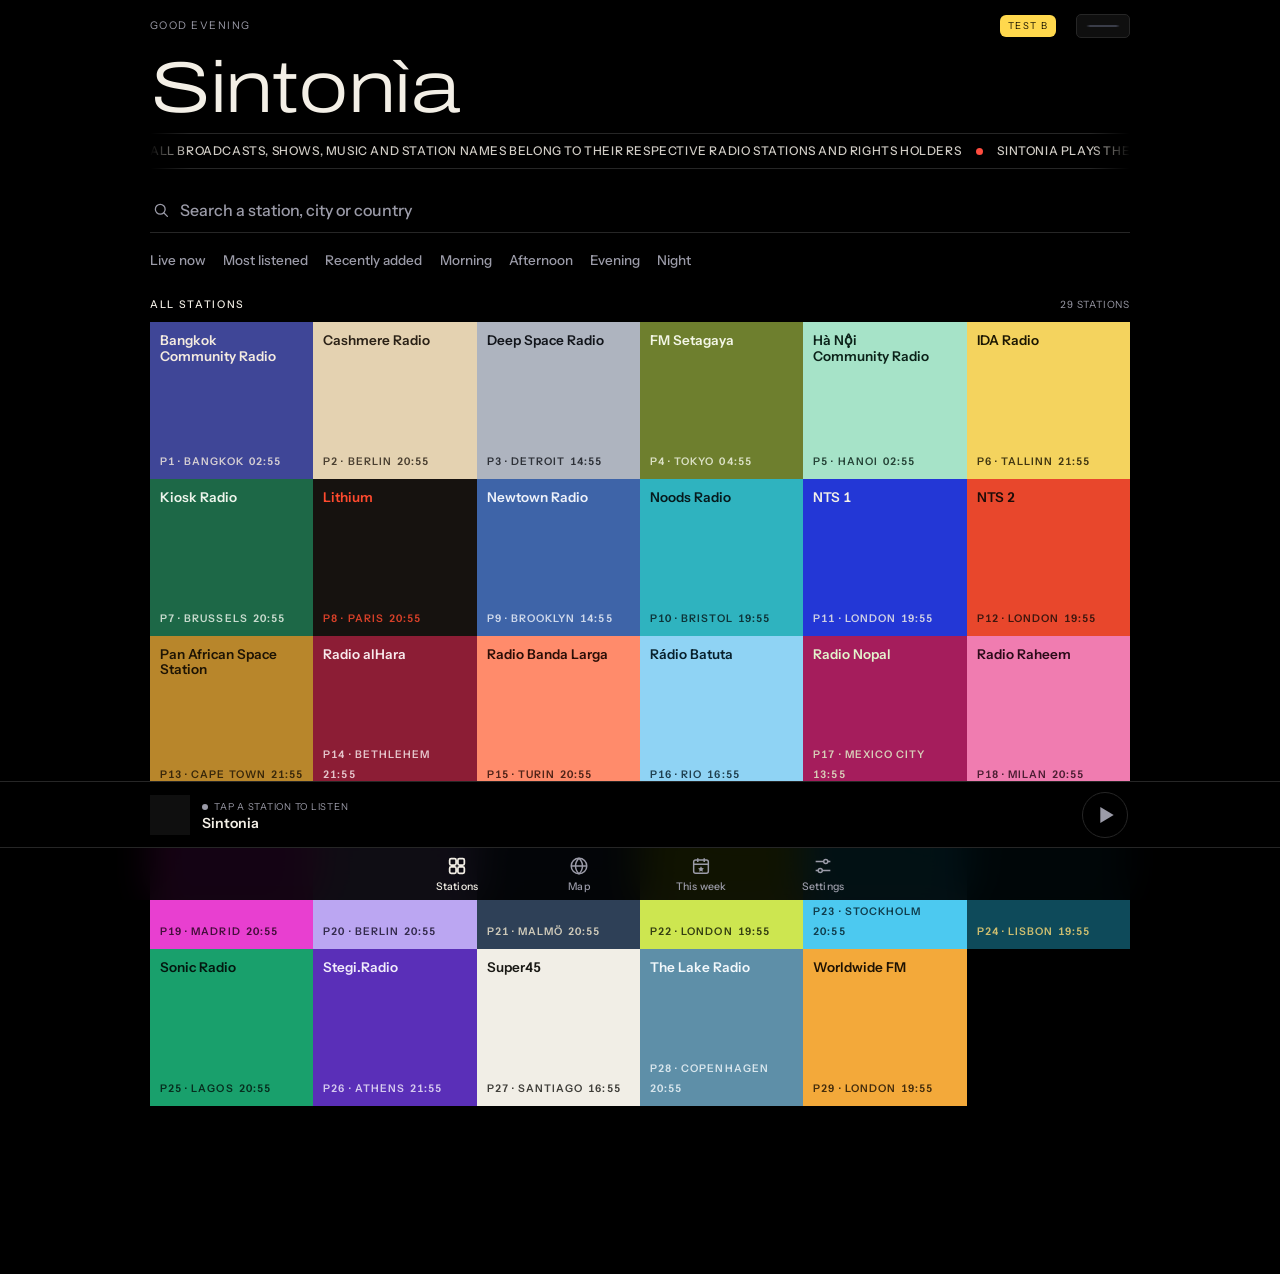
<file: prova-b/index.html>
<!doctype html>
<html lang="en" data-look="b">
<head>
<meta charset="utf-8">
<meta name="viewport" content="width=device-width, initial-scale=1, viewport-fit=cover">
<title>Sintonia (test B)</title>
<meta name="robots" content="noindex">
<meta name="apple-mobile-web-app-capable" content="yes">
<meta name="mobile-web-app-capable" content="yes">
<meta name="apple-mobile-web-app-status-bar-style" content="black-translucent">
<meta name="apple-mobile-web-app-title" content="Sintonia B">
<meta name="theme-color" content="#0C0D11">
<link rel="manifest" href="../manifest.webmanifest">
<link rel="apple-touch-icon" href="../apple-touch-icon.png?v=7">
<link rel="icon" type="image/png" sizes="192x192" href="../icon-192.png?v=7">
<script>
/* Theme and background, applied before the page paints. One palette, used by the Settings section too. */
window.SintoniaTheme = (function () {
  var BG = {
    graphite: { name: "Graphite", dark: ["#0C0D11", "#15171E", "#2B2E39"], light: ["#F1F2F4", "#FFFFFF", "#D9DCE2"] },
    navy:     { name: "Navy",     dark: ["#0A0F1E", "#121A2E", "#24304A"], light: ["#E9EFF8", "#F9FBFE", "#CBD6E6"] },
    plum:     { name: "Plum",     dark: ["#130C16", "#1D1422", "#352840"], light: ["#F3ECF3", "#FCF8FC", "#E0D1DF"] },
    pine:     { name: "Pine",     dark: ["#0A1311", "#111D1A", "#22352F"], light: ["#E8F1EC", "#F8FBF9", "#CDE0D6"] },
    cocoa:    { name: "Cocoa",    dark: ["#15100D", "#1F1814", "#382C24"], light: ["#F3EDE6", "#FCF9F5", "#E2D5C8"] }
  };
  var INK = {
    dark:  { ink: "#F3EFE6", muted: "#9B9BA8", live: "#FF4D3F", tick: "#4A4E5C", "tick-2": "#2A2D38", rule: "#3A3E4B", land: "#343947",
             off: "#5B5E6B", "off-dot": "#3A3D49", "onair-bg": "#3A1210", "onair-ink": "#FFE9E6", ph: "#6B6E7B" },
    light: { ink: "#15171C", muted: "#5E6371", live: "#E5352B", tick: "#9EA3AE", "tick-2": "#D3D6DC", rule: "#C3C7CF", land: "#C5CAD3",
             off: "#8A8F9C", "off-dot": "#C3C7CF", "onair-bg": "#FFE3E0", "onair-ink": "#B3261E", ph: "#9EA3AE" }
  };
  function get(k, d) { try { return localStorage.getItem(k) || d; } catch (e) { return d; } }
  function mode(pref) { return pref === "auto" ? (window.matchMedia && matchMedia("(prefers-color-scheme: light)").matches ? "light" : "dark") : (pref === "light" ? "light" : "dark"); }
  function rgba(h, a) { var n = parseInt(h.slice(1), 16); return "rgba(" + (n >> 16) + "," + ((n >> 8) & 255) + "," + (n & 255) + "," + a + ")"; }
  function apply() {
    var pref = get("sintonia:theme", "dark"), bg = "graphite";
    if (!BG[bg]) bg = "graphite";
    var m = mode(pref), c = BG[bg][m], ink = INK[m], root = document.documentElement, st = root.style;
    st.setProperty("--bg", c[0]); st.setProperty("--bg-2", c[1]); st.setProperty("--line", c[2]);
    st.setProperty("--dock", rgba(c[0], m === "light" ? 0.9 : 0.88));
    for (var k in ink) st.setProperty("--" + k, ink[k]);
    st.colorScheme = m; root.setAttribute("data-theme", m);
    var tc = document.querySelector('meta[name="theme-color"]'); if (tc) tc.setAttribute("content", c[0]);
    // the iPhone status bar only reads this when the app opens
    var sb = document.querySelector('meta[name="apple-mobile-web-app-status-bar-style"]'); if (sb) sb.setAttribute("content", m === "light" ? "default" : "black-translucent");
    return { pref: pref, bg: bg, mode: m };
  }
  apply();
  return { BG: BG, apply: apply };
})();
</script>
<link rel="stylesheet" href="../fonts.css?v=2">
<style>
/* Layout: two views switched by a bottom tab bar, like an iPhone app.
   Stations: on-air header, your pinned stations, then the stations live right now, then the rest.
   Map: a dot-matrix world map with the listener's position (red, blinking) and the signal arc to the station.
   A dock at the bottom holds the mini-player and the tabs. */
   One deliberate look: a dark night-listening ground under colour-coded stations. */
@property --ph { syntax: "<length>"; inherits: false; initial-value: 0px; }

:root {
  color-scheme: dark;
  --bg: #0C0D11;
  --bg-2: #15171E;
  --ink: #F3EFE6;
  --muted: #9B9BA8;
  --line: #2B2E39;
  --live: #FF4D3F;
  --tick: #4A4E5C; --tick-2: #2A2D38; --rule: #3A3E4B; --land: #343947;
  --off: #5B5E6B; --off-dot: #3A3D49; --onair-bg: #3A1210; --onair-ink: #FFE9E6; --ph: #6B6E7B;
  --dock: rgba(12, 13, 17, .88);
  --f-display: "Archivo", "Arial Narrow", "Helvetica Neue", sans-serif;
  --f-body: "Instrument Sans", "Helvetica Neue", Arial, sans-serif;
  --f-mono: "Instrument Sans", "Helvetica Neue", Arial, sans-serif; /* the small capital labels (once a typewriter face) */
}

* { box-sizing: border-box; -webkit-tap-highlight-color: transparent; }
[hidden] { display: none !important; }
/* the page never moves sideways, whatever the screen width */
html { background: var(--bg); overflow-x: hidden; overscroll-behavior-x: none; }
body {
  margin: 0;
  overflow-x: clip;
  background: var(--bg);
  color: var(--ink);
  font-family: var(--f-body);
  font-size: 14px;
  line-height: 1.45;
  font-variant-numeric: tabular-nums; /* clocks don't wobble as they tick */
  padding-left: max(16px, env(safe-area-inset-left, 0px));
  padding-right: max(16px, env(safe-area-inset-right, 0px));
  padding-top: calc(env(safe-area-inset-top, 0px) + 14px);
  padding-bottom: calc(env(safe-area-inset-bottom, 0px) + 168px);
  -webkit-text-size-adjust: 100%;
}
.wrap { max-width: 980px; margin: 0 auto; display: grid; grid-template-columns: minmax(0, 1fr); gap: 18px; }
button { font: inherit; color: inherit; }
/* an app, not a web page: a quick second tap never zooms in (the map keeps its own gestures) */
html, body, * { touch-action: manipulation; }

/* ---------- Header ---------- */
.hero { display: grid; grid-template-columns: minmax(0, 1fr); gap: 12px; }
.topline { display: flex; align-items: center; justify-content: space-between; gap: 12px; min-width: 0; }
.eyebrow { font-family: var(--f-mono); font-size: 10.5px; letter-spacing: .14em; text-transform: uppercase; color: var(--muted); white-space: nowrap; overflow: hidden; text-overflow: ellipsis; }
/* greeting: sits where the station count used to be; tap it to change your name */
.greet {
  appearance: none; -webkit-appearance: none; background: none; border: 0; margin: 0; padding: 4px 0;
  min-width: 0; text-align: left; cursor: pointer; color: var(--muted);
}
.greet b { color: var(--ink); font-weight: 500; }
.greet:focus-visible { outline: 2px solid var(--ink); outline-offset: 3px; border-radius: 3px; }

/* first-run card asking for a name */
.hello-card {
  display: grid; gap: 10px; padding: 14px; border-radius: 14px;
  background: var(--bg-2); border: 1px solid var(--line);
}
.hello-card .k { font-family: var(--f-mono); font-size: 10px; letter-spacing: .14em; text-transform: uppercase; color: var(--muted); }
.hello-card label { font-family: var(--f-display); font-weight: 800; font-stretch: 100%; font-size: 20px; line-height: 1.1; letter-spacing: -.01em; }
.hello-row { display: grid; grid-template-columns: minmax(0, 1fr) auto; gap: 8px; }
.hello-row input {
  font: inherit; font-size: 16px; /* 16px keeps iPhone from zooming in on focus */
  padding: 11px 12px; border-radius: 10px; min-width: 0;
  border: 1px solid var(--line); background: var(--bg); color: var(--ink);
}
.hello-row input::placeholder { color: var(--ph); }
.hello-row input:focus { outline: 2px solid var(--ink); outline-offset: 1px; }
.hello-row .save {
  appearance: none; -webkit-appearance: none; border: 0; cursor: pointer;
  background: var(--ink); color: var(--bg); border-radius: 10px; padding: 0 18px;
  font-size: 15px; font-weight: 600;
}
.hello-row .save:focus-visible { outline: 2px solid var(--ink); outline-offset: 2px; }
.hello-skip {
  justify-self: start; appearance: none; -webkit-appearance: none; background: none; border: 0; padding: 2px 0; cursor: pointer;
  color: var(--muted); font-size: 13px; text-decoration: underline; text-underline-offset: 3px;
}
h1, .title {
  margin: 0;
  font-family: var(--f-display);
  font-weight: 900;
  font-stretch: 125%;
  font-size: clamp(38px, 12vw, 72px);
  line-height: .9;
  letter-spacing: -.04em;
  white-space: nowrap;
}
/* the logo: the original wordmark, Archivo wide and black like the page titles */
/* the last "a" turns once, like a knob being tuned */
h1.logo .lg-a { display: inline-block; transform-origin: 54% 56%; } /* the middle of the letter itself, so it turns in place */
h1.logo .lg-a.spin { animation: a-spin 1.1s cubic-bezier(.35, .05, .2, 1); }
@keyframes a-spin { from { transform: rotate(0deg); } to { transform: rotate(360deg); } }
/* the signal, no words: a flat line when nothing plays, a wave that flows while a station is on (once the words ON AIR) */
.testtag { flex: none; font-family: var(--f-mono); font-size: 9.5px; letter-spacing: .14em; text-transform: uppercase; padding: 4px 8px; border-radius: 6px; background: #FFD84D; color: #1A1400; margin-left: auto; margin-right: 8px; }
.onair {
  flex: none;
  padding: 5px 9px; border-radius: 5px;
  border: 1.5px solid var(--line); background: var(--bg-2);
  display: flex; align-items: center;
}
.onair .sig { display: block; -webkit-mask-image: linear-gradient(90deg, transparent, #000 12%, #000 88%, transparent); mask-image: linear-gradient(90deg, transparent, #000 12%, #000 88%, transparent); }
.onair .sig path { fill: none; stroke: var(--off-dot); stroke-width: 1.8; stroke-linecap: round; stroke-linejoin: round; }
.onair .sig-live, .onair .sig-noise { display: none; }
/* the signal is the station's own: dressed in its colours like its tile, with a wave drawn from its name (see setSig); while it tunes in, static */
body[data-state="live"] .onair, body[data-state="loading"] .onair { border-color: color-mix(in srgb, var(--bar-t) 18%, var(--bar-c)); background: var(--bar-c); box-shadow: 0 0 22px -4px var(--glow); }
body[data-state="live"] .onair .sig-idle, body[data-state="loading"] .onair .sig-idle { display: none; }
body[data-state="live"] .onair .sig-live { display: inline; stroke: var(--bar-t); }
body[data-state="loading"] .onair .sig-noise { display: inline; stroke: var(--bar-t); stroke-width: 1.3; opacity: .85; }

/* ---------- Map view ---------- */
.view { display: grid; grid-template-columns: minmax(0, 1fr); gap: 18px; min-width: 0; }
.world { display: grid; grid-template-columns: minmax(0, 1fr); border-radius: 14px; background: var(--bg-2); border: 1px solid var(--line); overflow: hidden; }
.map {
  position: relative; width: 100%; aspect-ratio: 1 / 1; max-height: 64vh; min-height: 240px;
  overflow: hidden; touch-action: none; cursor: grab; user-select: none; -webkit-user-select: none;
  -webkit-tap-highlight-color: transparent; border-bottom: 1px solid var(--line);
}
.map.grabbing { cursor: grabbing; }
.map canvas, .map > svg { position: absolute; inset: 0; width: 100%; height: 100%; display: block; }
.map-ctl { position: absolute; top: 10px; right: 10px; display: grid; gap: 6px; }
.map-ctl button {
  appearance: none; -webkit-appearance: none; cursor: pointer; padding: 0;
  width: 34px; height: 34px; border-radius: 10px; display: grid; place-items: center;
  background: var(--dock); border: 1px solid var(--line); color: var(--ink);
  -webkit-backdrop-filter: blur(8px); backdrop-filter: blur(8px);
}
.map-ctl button:focus-visible { outline: 2px solid var(--ink); outline-offset: 2px; }
.map-ctl svg { width: 16px; height: 16px; fill: none; stroke: currentColor; stroke-width: 1.6; stroke-linecap: round; }
.map-ctl .dot { fill: currentColor; stroke: none; }
#z-home .i-me, #z-home[data-to="me"] .i-world { display: none; }
#z-home[data-to="me"] .i-me { display: block; }
.m-under { fill: none; stroke: var(--ink); stroke-opacity: .16; stroke-width: 1; }
.m-line { fill: none; stroke-linecap: round; stroke-linejoin: round; stroke-dasharray: .01 5; }
.m-st { fill: var(--bg-2); stroke: var(--muted); stroke-width: 1.4; }
.m-st.on { stroke: var(--ink); }
.m-code, .m-n {
  font-family: var(--f-mono); font-size: 9px; font-weight: 500; letter-spacing: .08em; fill: var(--muted);
  paint-order: stroke; stroke: var(--bg-2); stroke-width: 3px; stroke-linejoin: round;
}
.m-code.on, .m-n { fill: var(--ink); }

/* reactions: four symbols to send while a station plays; they cross the map for whoever has Sintonia open */
.react { display: flex; align-items: center; justify-content: space-between; gap: 12px; padding: 10px 12px; border-bottom: 1px solid var(--line); }
.react-k { min-width: 0; display: grid; gap: 3px; font-family: var(--f-mono); font-size: 10px; letter-spacing: .1em; text-transform: uppercase; color: var(--muted); }
.react-k b { color: var(--ink); font-weight: 600; font-size: 11px; white-space: nowrap; overflow: hidden; text-overflow: ellipsis; }
.react-b { display: flex; gap: 6px; flex: none; }
.react-b button { appearance: none; -webkit-appearance: none; cursor: pointer; padding: 0; width: 40px; height: 40px; border-radius: 50%;
  border: 1.5px solid currentColor; background: none; color: var(--ink); display: grid; place-items: center; transition: transform .15s, background-color .15s, color .15s; }
.react-b button svg { width: 21px; height: 21px; fill: none; stroke: currentColor; stroke-width: 1.6; stroke-linecap: round; stroke-linejoin: round; }
.react-b button:disabled { opacity: .32; cursor: default; }
.react-b button.sent { background: var(--ink); color: var(--bg); transform: scale(.92); }
.react-b button:focus-visible { outline: 2px solid var(--ink); outline-offset: 2px; }
.lg-react { flex: none; width: 13px; height: 13px; margin: 0 -2px; fill: none; stroke: var(--ink); stroke-width: 2; stroke-linecap: round; stroke-linejoin: round; }
#m-react .rx-in { transform-box: fill-box; transform-origin: center; animation: rx-rise 2.6s ease-out both; }
#m-react .rx-in path { fill: none; stroke: var(--bg); stroke-width: 2.2; stroke-linecap: round; stroke-linejoin: round; }
#m-react .rx-spark { fill: none; stroke-width: 2.6; stroke-linecap: round; stroke-dasharray: .06 1.2; stroke-dashoffset: .06; animation: rx-spark 1s ease-in both; }
@keyframes rx-rise { 0% { transform: translateY(0) scale(.3); opacity: 0; } 12% { transform: translateY(-4px) scale(1.12); opacity: 1; }
  24% { transform: translateY(-6px) scale(1); } 70% { opacity: 1; } 100% { transform: translateY(-30px) scale(1); opacity: 0; } }
@keyframes rx-spark { to { stroke-dashoffset: -1; } }
@media (prefers-reduced-motion: reduce) {
  #m-react .rx-in { animation-name: rx-fade; }
  #m-react .rx-spark { display: none; }
}
@keyframes rx-fade { 0%, 100% { opacity: 0; } 10%, 75% { opacity: 1; } }

.me { display: none; }
.me.on { display: inline; }
.me .core { fill: var(--live); }
.me .ping { fill: none; stroke: var(--live); stroke-width: 1.2; opacity: 0; transform-box: fill-box; transform-origin: center; }
.legend { display: grid; gap: 6px; padding: 4px 12px 12px; font-size: 13px; }
.lg-row { display: flex; align-items: center; gap: 8px; min-width: 0; }
.lg-row i { flex: none; width: 9px; height: 9px; border-radius: 50%; box-sizing: border-box; }
.lg-you { background: var(--live); }
.lg-others { background: var(--ink); opacity: .85; }
.lg-row .lg-st { border-radius: 2px; background: var(--bg-2); border: 1.5px solid var(--muted); width: 8px; height: 8px; margin: 0 .5px; }
.m-others circle { fill: var(--ink); opacity: .85; }
.lg-row span { min-width: 0; color: var(--muted); overflow-wrap: anywhere; }
.lg-row b { color: var(--ink); font-weight: 600; }

.locate { display: grid; gap: 8px; padding: 14px; border-radius: 14px; background: var(--bg-2); border: 1px solid var(--line); }
.locate strong { font-family: var(--f-display); font-weight: 800; font-size: 18px; line-height: 1.15; }
.locate p { margin: 0; color: var(--muted); font-size: 13px; max-width: 52ch; }
.loc-acts { display: flex; flex-wrap: wrap; align-items: center; gap: 8px 22px; }
.btn {
  justify-self: start; appearance: none; -webkit-appearance: none; border: 0; cursor: pointer;
  background: var(--ink); color: var(--bg); border-radius: 10px; padding: 11px 16px; font-size: 15px; font-weight: 600;
}
.btn:disabled { opacity: .6; cursor: default; }
.btn.ghost { background: none; color: var(--muted); padding: 2px 0; font-size: 13px; font-weight: 500; text-decoration: underline; text-underline-offset: 3px; }
.btn:focus-visible { outline: 2px solid var(--ink); outline-offset: 2px; }


/* ---------- Your stations, live now, more ---------- */
.sec { display: grid; gap: 10px; min-width: 0; }
.sec[hidden] { display: none; }
.sec-h {
  margin: 0; display: flex; justify-content: space-between; align-items: baseline; gap: 10px; min-width: 0;
  font-family: var(--f-mono); font-weight: 500; font-size: 10.5px; letter-spacing: .16em; text-transform: uppercase; color: var(--ink);
}
.sec-h small { font-size: 10px; font-weight: 400; letter-spacing: .08em; color: var(--muted); white-space: nowrap; }
.live-i { display: inline-block; width: 7px; height: 7px; border-radius: 50%; background: var(--live); margin-right: 7px; box-shadow: 0 0 8px var(--live); vertical-align: 1px; }
.favs {
  display: flex; gap: 10px; overflow-x: auto; scrollbar-width: none; scroll-snap-type: x proximity;
  margin: -3px -16px -2px; padding: 6px 16px 8px; scroll-padding: 0 16px; /* room for the ring of the card that's playing */
}
.favs::-webkit-scrollbar { display: none; }
.mini {
  position: relative; flex: none; display: flex; width: 136px; height: 128px; border-radius: 16px;
  overflow: hidden; isolation: isolate; background: var(--c); color: var(--t); scroll-snap-align: start;
}
.mini .tune { padding: 11px; border-radius: 16px; gap: 8px; }
.mini .knob { width: 30px; height: 30px; }
.mini .mt { display: grid; gap: 5px; min-width: 0; }
.mini .nm {
  font-family: var(--f-display); font-weight: 850; font-stretch: 62%; font-size: 22px; line-height: .88; letter-spacing: -.01em;
  text-transform: uppercase; overflow-wrap: anywhere;
  display: -webkit-box; -webkit-line-clamp: 2; -webkit-box-orient: vertical; overflow: hidden;
}
.mini .nm.keepcase { text-transform: none; }
.mini .mm { font-family: var(--f-mono); font-size: 9px; letter-spacing: .06em; text-transform: uppercase; opacity: .82; white-space: nowrap; overflow: hidden; text-overflow: ellipsis; }
.mini.on { box-shadow: 0 0 0 2px var(--bg), 0 0 0 4px var(--c); }
/* the star that pins a station to "Your stations" */
.pin {
  appearance: none; -webkit-appearance: none; position: absolute; right: 6px; bottom: 6px; z-index: 2;
  width: 36px; height: 36px; padding: 0; border: 0; border-radius: 50%; background: none; color: var(--t);
  display: grid; place-items: center; cursor: pointer; opacity: .7;
}
.pin svg { width: 17px; height: 17px; fill: none; stroke: currentColor; stroke-width: 1.6; stroke-linejoin: round; }
.pin[aria-pressed="true"] { opacity: 1; }
.pin[aria-pressed="true"] svg { fill: currentColor; }
.mini .pin { top: 4px; bottom: auto; right: 4px; }
/* in New in, and on the big tiles of stations that just arrived */
.newtag { display: inline-block; font-family: var(--f-mono); font-size: 8.5px; font-weight: 600; letter-spacing: .14em; text-transform: uppercase; padding: 2px 5px; border-radius: 4px; background: var(--t); color: var(--c); }
.mini .newtag { margin-bottom: 1px; justify-self: start; }
.favs.stack { display: grid; grid-template-columns: minmax(0, 1fr); gap: 8px; overflow: visible; scroll-snap-type: none; margin: 0; padding: 0; }
.favs.stack .mini { width: auto; height: auto; border-radius: 14px; }
.favs.stack .mini .tune { flex-direction: row; align-items: center; justify-content: flex-start; gap: 12px; padding: 10px 52px 10px 11px; border-radius: 14px; }
.favs.stack .mini .mt { gap: 4px; }
.favs.stack .mini .nm { font-size: 21px; line-height: .95; }
.favs.stack .mini .pin { top: 50%; bottom: auto; right: 6px; transform: translateY(-50%); }
/* on a wider screen the list takes two or three columns, so the rows don't stretch across the whole page */
@media (min-width: 700px) { .favs.stack { grid-template-columns: repeat(2, minmax(0, 1fr)); } }
@media (min-width: 1000px) { .favs.stack { grid-template-columns: repeat(3, minmax(0, 1fr)); } }
@keyframes live-blink { 50% { opacity: .25; } }
/* This week: three picks, each a wide card in the station's colour */
.picks { display: grid; gap: 10px; }
/* an event in This week (a festival, say): what's on Sintonia around it, while it lasts */
.events { display: grid; gap: 18px; }
.events:empty { display: none; }
/* the event: a card like a gig poster, minimal: the page's colours turned round (light on dark, dark on light),
   the name in big type, one accent colour (the event's own, if it has one) */
.event { --ev1: #FF4F8B; --ev-bg: var(--ink); --ev-fg: var(--bg);
  gap: 0; border-radius: 22px; overflow: hidden; border: 1px solid var(--line); background: var(--bg-2); }
.ev-hero { position: relative; isolation: isolate; overflow: hidden; display: grid; gap: 12px; padding: 16px 18px 20px; color: var(--ev-fg); background: var(--ev-bg); }
.ev-hero::after { /* the same fine grain as the station tiles */
  content: ""; position: absolute; inset: 0; z-index: -1; pointer-events: none; opacity: .14;
  background-image: url("data:image/svg+xml;utf8,<svg xmlns='http://www.w3.org/2000/svg' width='180' height='180'><filter id='n'><feTurbulence type='fractalNoise' baseFrequency='.85' numOctaves='2' stitchTiles='stitch'/><feColorMatrix values='0 0 0 0 0  0 0 0 0 0  0 0 0 0 0  0 0 0 .6 0'/></filter><rect width='100%25' height='100%25' filter='url(%23n)'/></svg>"); }
.ev-top { display: flex; justify-content: space-between; align-items: center; gap: 10px; padding-bottom: 10px; border-bottom: 1.5px solid color-mix(in srgb, var(--ev-fg) 18%, transparent); }
.ev-kick { display: inline-flex; align-items: center; gap: 8px; font-family: var(--f-mono); font-size: 10px; font-weight: 600; letter-spacing: .16em; text-transform: uppercase; }
.ev-kick::before { content: ""; width: 8px; height: 8px; border-radius: 2px; background: var(--ev1); } /* like a city on the map */
.ev-dates { flex: none; font-family: var(--f-mono); font-size: 10px; font-weight: 600; letter-spacing: .12em; text-transform: uppercase; opacity: .7; }
.ev-end { flex: none; display: inline-flex; align-items: center; gap: 10px; }
.ev-info { display: inline-flex; align-items: center; gap: 6px; padding: 6px 10px; border-radius: 999px; text-decoration: none;
  background: color-mix(in srgb, var(--ev-fg) 14%, transparent); color: var(--ev-fg);
  font-family: var(--f-mono); font-size: 9.5px; font-weight: 600; letter-spacing: .08em; text-transform: uppercase; }
.ev-arr { width: 7px; height: 7px; fill: currentColor; } /* the arrow in dots, like the title */
.ev-info[hidden] { display: none; }
.ev-info:focus-visible { outline: 2px solid var(--ev-fg); outline-offset: 2px; }
.ev-title { margin: 4px 0 0; font-family: "Doto", ui-monospace, Menlo, monospace; font-weight: 800; font-variation-settings: "ROND" 100; font-size: 48px; line-height: .9;
  letter-spacing: -.03em; word-spacing: -.3em; text-transform: uppercase; overflow-wrap: anywhere; } /* dot matrix, round dots, like a club's LED sign */
.ev-title::after { content: "."; color: var(--ev1); } /* the accent, once */
.event-note { margin: 0; font-size: 14px; line-height: 1.45; opacity: .82; }
.ev-body { display: grid; gap: 10px; padding: 14px 14px 16px; }
.ev-body:not(:has(> :not([hidden]))) { display: none; }
.event-k { margin: 2px 0 0; font-family: var(--f-mono); font-size: 9.5px; letter-spacing: .12em; text-transform: uppercase; color: var(--muted); }
.event-also { margin: 0; font-size: 13px; line-height: 1.45; color: var(--muted); }
.pick { position: relative; display: grid; grid-template-columns: auto minmax(0, 1fr); gap: 12px; align-items: center; padding: 13px 14px; border-radius: 16px;
  background: radial-gradient(120% 120% at 100% 0%, color-mix(in srgb, var(--dot, var(--c)) 30%, transparent), transparent 70%), color-mix(in srgb, var(--dot, var(--c)) 12%, var(--bg-2));
  box-shadow: inset 0 0 0 1px color-mix(in srgb, var(--dot, var(--c)) 40%, transparent); color: var(--ink); }
.pick .when { display: grid; justify-items: center; min-width: 58px; padding: 7px 6px; border-radius: 11px; background: var(--c); color: var(--t); text-align: center; }
.pick .when b { font-family: var(--f-display); font-weight: 850; font-stretch: 62%; font-size: 22px; line-height: .95; }
.pick .when span { font-family: var(--f-mono); font-size: 9px; letter-spacing: .12em; text-transform: uppercase; }
.pick .pt { display: grid; gap: 3px; min-width: 0; }
.pick .pk { font-family: var(--f-mono); font-size: 9.5px; letter-spacing: .1em; text-transform: uppercase; color: var(--muted); }
.pick .pn { font-weight: 600; font-size: 15px; line-height: 1.25; }
.pick .pw { font-size: 13px; line-height: 1.4; color: var(--muted); }
.pick button { appearance: none; -webkit-appearance: none; position: absolute; inset: 0; border: 0; background: none; border-radius: 16px; cursor: pointer; }
.tile .meta .newtag { margin-right: 2px; }
.tile .meta { padding-right: 28px; }
.pin:focus-visible { outline: 2px solid var(--t); outline-offset: -2px; }

/* ---------- Tiles ---------- */
.crate { list-style: none; margin: 0; padding: 0; display: grid; grid-template-columns: repeat(2, minmax(0, 1fr)); gap: 10px; }
@media (min-width: 900px) { .crate { grid-template-columns: repeat(4, minmax(0, 1fr)); gap: 14px; } .crate .tile { min-height: 236px; } .crate .tile:nth-child(-n+2) { grid-column: span 2; min-height: 190px; } }

.tile {
  position: relative; display: flex; min-height: 200px;
  border-radius: 18px; overflow: hidden; isolation: isolate;
  background: var(--c); color: var(--t); min-width: 0;
}
/* radio waves spreading from a different point on each tile; they ripple outward while the station plays */
.tile::before {
  content: ""; position: absolute; inset: 0; z-index: -1;
  background: repeating-radial-gradient(circle at var(--ox) var(--oy),
    transparent 0, transparent var(--ph),
    var(--ring) var(--ph), var(--ring) calc(var(--ph) + 1.5px),
    transparent calc(var(--ph) + 1.5px), transparent calc(var(--gap) + 1.5px));
}
/* print grain */
.tile::after {
  content: ""; position: absolute; inset: 0; z-index: -1; pointer-events: none; opacity: .22;
  background-image: url("data:image/svg+xml;utf8,<svg xmlns='http://www.w3.org/2000/svg' width='180' height='180'><filter id='n'><feTurbulence type='fractalNoise' baseFrequency='.85' numOctaves='2' stitchTiles='stitch'/><feColorMatrix values='0 0 0 0 0  0 0 0 0 0  0 0 0 0 0  0 0 0 .6 0'/></filter><rect width='100%25' height='100%25' filter='url(%23n)'/></svg>");
}

.tune {
  appearance: none; -webkit-appearance: none; border: 0; background: none; margin: 0;
  text-align: left; cursor: pointer; flex: 1; width: 100%; min-width: 0;
  display: flex; flex-direction: column; justify-content: space-between; align-items: stretch; gap: 12px;
  padding: 12px; border-radius: 18px;
  -webkit-user-select: none; user-select: none;
}
.tune:focus-visible { outline: 3px solid var(--ink); outline-offset: 3px; }

.knob {
  width: 34px; height: 34px; border-radius: 50%; border: 1.5px solid currentColor;
  display: grid; place-items: center; flex: none;
}
.knob svg { width: 11px; height: 11px; fill: currentColor; }
.knob .i-play { margin-left: 2px; }
.knob .i-stop, .knob .eq { display: none; }
.eq { gap: 3px; align-items: flex-end; height: 12px; }
.eq i { display: block; width: 3px; height: 100%; background: currentColor; border-radius: 1px; transform-origin: bottom; }
.eq i:nth-child(1) { transform: scaleY(.55); }
.eq i:nth-child(2) { transform: scaleY(1); }
.eq i:nth-child(3) { transform: scaleY(.7); }

.label { display: grid; grid-template-columns: minmax(0, 1fr); gap: 8px; min-width: 0; }
.now { display: grid; gap: 2px; padding-top: 8px; border-top: 1.5px solid var(--pill); min-width: 0; }
.now-k {
  font-family: var(--f-mono); font-size: 9px; letter-spacing: .12em; text-transform: uppercase; opacity: .78;
  display: flex; align-items: center; gap: 6px; flex-wrap: wrap;
}
.now-k.live { opacity: 1; font-weight: 600; }
.now-k.live::before { content: ""; width: 6px; height: 6px; border-radius: 50%; background: currentColor; animation: live-blink 1.6s ease-in-out infinite; }
.now-k .rr { border: 1px solid currentColor; border-radius: 4px; padding: 0 4px; letter-spacing: .08em; }
.now-t {
  font-size: 13px; font-weight: 600; line-height: 1.22;
  display: -webkit-box; -webkit-line-clamp: 2; -webkit-box-orient: vertical; overflow: hidden;
  overflow-wrap: anywhere;
}
.now-s { font-size: 11.5px; opacity: .78; white-space: nowrap; overflow: hidden; text-overflow: ellipsis; }

.name {
  display: block; min-width: 0;
  font-family: var(--f-display); font-weight: 850; font-stretch: 62%;
  font-size: clamp(23px, 6.8vw, 36px); line-height: .86; letter-spacing: -.01em;
  text-transform: uppercase; text-wrap: balance;
}
.meta {
  font-family: var(--f-mono); font-size: 9.5px; letter-spacing: .06em; text-transform: uppercase;
  display: flex; gap: 5px; flex-wrap: wrap; opacity: .82; font-variant-numeric: tabular-nums;
}

.sched {
  position: absolute; top: 12px; right: 12px; z-index: 2;
  font-family: var(--f-mono); font-size: 9px; letter-spacing: .05em; text-transform: uppercase;
  color: var(--t); text-decoration: none; background: var(--pill);
  padding: 6px 8px; border-radius: 999px;
}
.sched:focus-visible { outline: 2px solid var(--t); outline-offset: 2px; }

/* selected station */
.tile.on { box-shadow: 0 0 0 2px var(--bg), 0 0 0 4px var(--c), 0 18px 50px -18px var(--c); }
.tile.on .knob, .mini.on .knob { background: var(--t); color: var(--c); border-color: var(--t); }
.on.live .knob .i-play, .on.loading .knob .i-play { display: none; }
.on.live .knob .eq { display: flex; }
.on.loading .knob .i-stop { display: block; }

/* station colours (--dot is the brighter version used on the dark receiver) */
.tile, .mini { --dot: var(--c); }
[data-id="nts1"]     { --c:#2337D6; --t:#F4F1E8; --ring:rgba(255,255,255,.13); --pill:rgba(255,255,255,.2);  --ox:100%; --oy:0%;   --gap:13px; --dot:#5468FF; }
[data-id="nts2"]     { --c:#E8472C; --t:#1C0C08; --ring:rgba(0,0,0,.13);       --pill:rgba(0,0,0,.16);       --ox:0%;   --oy:100%; --gap:11px; }
[data-id="refuge"]   { --c:#BBA6F2; --t:#17112A; --ring:rgba(0,0,0,.11);       --pill:rgba(0,0,0,.14);       --ox:50%;  --oy:125%; --gap:15px; }
[data-id="rinse"]    { --c:#CDE650; --t:#141B05; --ring:rgba(0,0,0,.12);       --pill:rgba(0,0,0,.14);       --ox:0%;   --oy:0%;   --gap:9px;  }
[data-id="wwfm"]     { --c:#F3A93A; --t:#1E1203; --ring:rgba(0,0,0,.12);       --pill:rgba(0,0,0,.15);       --ox:100%; --oy:100%; --gap:17px; }
[data-id="kiosk"]    { --c:#1D6847; --t:#EEF5EC; --ring:rgba(255,255,255,.12); --pill:rgba(255,255,255,.2);  --ox:30%;  --oy:-20%; --gap:12px; --dot:#2E9A68; }
[data-id="raheem"]   { --c:#F07CB0; --t:#2A0A18; --ring:rgba(0,0,0,.12);       --pill:rgba(0,0,0,.15);       --ox:115%; --oy:45%;  --gap:14px; }
[data-id="cashmere"] { --c:#E4D2B1; --t:#2A2116; --ring:rgba(0,0,0,.10);       --pill:rgba(0,0,0,.13);       --ox:-15%; --oy:60%;  --gap:10px; }
[data-id="noods"]    { --c:#2FB3BF; --t:#061A1D; --ring:rgba(0,0,0,.12);       --pill:rgba(0,0,0,.15);       --ox:80%;  --oy:35%;  --gap:8px;  }
[data-id="stegi"]    { --c:#5A2FB8; --t:#F1ECFB; --ring:rgba(255,255,255,.12); --pill:rgba(255,255,255,.18); --ox:110%; --oy:-10%; --gap:16px; --dot:#8C66F2; }
[data-id="alhara"]   { --c:#8C1D35; --t:#F8E9EC; --ring:rgba(255,255,255,.11); --pill:rgba(255,255,255,.18); --ox:20%;  --oy:110%; --gap:12px; --dot:#D63B5C; }
[data-id="batuta"]   { --c:#8FD3F4; --t:#08202C; --ring:rgba(0,0,0,.11);       --pill:rgba(0,0,0,.13);       --ox:-10%; --oy:20%;  --gap:10px; }
[data-id="super45"]  { --c:#F1EEE6; --t:#1A1915; --ring:rgba(0,0,0,.09);       --pill:rgba(0,0,0,.09);       --ox:60%;  --oy:-15%; --gap:13px; }
[data-id="deepspace"]{ --c:#AEB4BF; --t:#12151B; --ring:rgba(0,0,0,.11);       --pill:rgba(0,0,0,.13);       --ox:50%;  --oy:50%;  --gap:9px;  }
[data-id="newtown"]  { --c:#3E64A8; --t:#EEF2FA; --ring:rgba(255,255,255,.12); --pill:rgba(255,255,255,.18); --ox:-10%; --oy:110%; --gap:13px; --dot:#6F93D8; }
[data-id="hanoi"]    { --c:#A6E3C8; --t:#0B2219; --ring:rgba(0,0,0,.11);       --pill:rgba(0,0,0,.13);       --ox:90%;  --oy:80%;  --gap:12px; }
[data-id="lithium"]  { --c:#16120F; --t:#FF4A2E; --ring:rgba(255,74,46,.16);   --pill:rgba(255,74,46,.18);   --ox:85%;  --oy:-15%; --gap:12px; --dot:#FF5A3C; }
[data-id="satellite"]{ --c:#0E4A5A; --t:#F7D774; --ring:rgba(247,215,116,.14); --pill:rgba(247,215,116,.2);  --ox:92%;  --oy:88%;  --gap:14px; --dot:#F7D774; }
[data-id="pass"]     { --c:#B8862B; --t:#1E1404; --ring:rgba(0,0,0,.12);       --pill:rgba(0,0,0,.15);       --ox:85%;  --oy:-10%; --gap:12px; }
[data-id="sonic"]    { --c:#19A06C; --t:#03170F; --ring:rgba(0,0,0,.12);       --pill:rgba(0,0,0,.15);       --ox:10%;  --oy:110%; --gap:10px; }
[data-id="lake"]     { --c:#5E8FA8; --t:#F2F8FB; --ring:rgba(255,255,255,.13); --pill:rgba(255,255,255,.2);  --ox:50%;  --oy:-20%; --gap:14px; --dot:#8FC0D8; }
[data-id="ida"]      { --c:#F4D35E; --t:#1C1702; --ring:rgba(0,0,0,.11);       --pill:rgba(0,0,0,.13);       --ox:-10%; --oy:40%;  --gap:11px; }
[data-id="retreat"]  { --c:#2E4057; --t:#F2E8CF; --ring:rgba(255,255,255,.12); --pill:rgba(255,255,255,.18); --ox:100%; --oy:60%;  --gap:13px; --dot:#7E9CC4; }
[data-id="rotation"] { --c:#4CC9F0; --t:#04202B; --ring:rgba(0,0,0,.11);       --pill:rgba(0,0,0,.13);       --ox:20%;  --oy:90%;  --gap:9px; }
[data-id="nopal"]    { --c:#A51D5C; --t:#E3F4CC; --ring:rgba(227,244,204,.14); --pill:rgba(227,244,204,.2);  --ox:18%;  --oy:-18%; --gap:12px; --dot:#8CCB5E; }
[data-id="bcr"]      { --c:#3F4697; --t:#F4EBE0; --ring:rgba(255,255,255,.12); --pill:rgba(255,255,255,.18); --ox:10%;  --oy:115%; --gap:13px; --dot:#7C84E0; }
[data-id="rbl"]      { --c:#FF8B6B; --t:#2A0D06; --ring:rgba(0,0,0,.11);       --pill:rgba(0,0,0,.14);       --ox:90%;  --oy:105%; --gap:11px; --dot:#FF8B6B; }
[data-id="relativa"] { --c:#E83FD0; --t:#22041C; --ring:rgba(0,0,0,.12);       --pill:rgba(0,0,0,.15);       --ox:70%;  --oy:-15%; --gap:12px; }
[data-id="setagaya"] { --c:#6E7F2E; --t:#F3F6E6; --ring:rgba(255,255,255,.12); --pill:rgba(255,255,255,.18); --ox:15%;  --oy:-20%; --gap:10px; --dot:#9DB040; }
.name.keepcase { text-transform: none; }

/* ---------- Glass and glow: stations are tinted glass; the one you play lights up and colours the app ---------- */
html { background: var(--bg); }
body { background: transparent; }
.wrap { position: relative; z-index: 1; }
/* the home's background: three soft clouds in the colours of the station you're on, drifting slowly;
   brighter while it plays, dimmer when it's paused, and they fade into the next station's colours */
@property --au1 { syntax: "<color>"; inherits: true; initial-value: transparent; }
@property --au2 { syntax: "<color>"; inherits: true; initial-value: transparent; }
@property --au3 { syntax: "<color>"; inherits: true; initial-value: transparent; }
.aura { position: fixed; inset: 0; z-index: 0; pointer-events: none; overflow: hidden; opacity: 0; --auk: 46%;
  transition: opacity .9s ease, --au1 1.6s ease, --au2 1.6s ease, --au3 1.6s ease; }
:root[data-theme="light"] .aura { --auk: 30%; }
html[data-view="stations"] .aura { opacity: .55; }
html[data-view="stations"][data-state="live"] .aura, html[data-view="stations"][data-state="loading"] .aura { opacity: 1; }
html[data-view="stations"] .wrap::before { opacity: 0; }
.aura i { position: absolute; width: 95vmax; height: 95vmax; border-radius: 50%; }
.aura i:nth-child(1) { left: -42vmax; top: -38vmax; background: radial-gradient(closest-side, color-mix(in srgb, var(--au1) var(--auk), transparent), transparent); }
.aura i:nth-child(2) { right: -48vmax; top: 18vh; background: radial-gradient(closest-side, color-mix(in srgb, var(--au2) var(--auk), transparent), transparent); }
.aura i:nth-child(3) { left: -30vmax; bottom: -55vmax; background: radial-gradient(closest-side, color-mix(in srgb, var(--au3) var(--auk), transparent), transparent); }
@media (prefers-reduced-motion: no-preference) {
  .aura i { animation: aura-drift 40s ease-in-out infinite alternate; }
  .aura i:nth-child(2) { animation-duration: 48s; animation-delay: -14s; animation-direction: alternate-reverse; }
  .aura i:nth-child(3) { animation-duration: 56s; animation-delay: -27s; }
  @keyframes aura-drift { to { transform: translate(9vmax, 7vmax) scale(1.14); } }
}
.wrap::before {
  content: ""; position: absolute; z-index: -1; pointer-events: none;
  left: -40%; right: -40%; top: calc(-260px - env(safe-area-inset-top, 0px)); height: 760px;
  background: radial-gradient(50% 50% at 50% 42%, color-mix(in srgb, var(--glow, transparent) 40%, transparent), transparent 72%);
  opacity: .5; transition: opacity .8s ease;
}
html[data-state="live"] .wrap::before, html[data-state="loading"] .wrap::before { opacity: 1; }
.dock { background: var(--dock-glow, var(--dock)); }
.tile:not(.on), .mini:not(.on) {
  background:
    radial-gradient(130% 95% at var(--ox) var(--oy), color-mix(in srgb, var(--dot) 34%, transparent), transparent 70%),
    color-mix(in srgb, var(--dot) 12%, var(--bg-2));
  color: var(--ink);
  box-shadow: inset 0 0 0 1px color-mix(in srgb, var(--dot) 40%, transparent);
  --ring: color-mix(in srgb, var(--dot) 15%, transparent);
  --pill: color-mix(in srgb, var(--dot) 20%, transparent);
  --hue: var(--dot);
}
:root[data-theme="light"] .tile:not(.on), :root[data-theme="light"] .mini:not(.on) {
  background:
    radial-gradient(130% 95% at var(--ox) var(--oy), color-mix(in srgb, var(--c) 42%, transparent), transparent 70%),
    color-mix(in srgb, var(--c) 14%, var(--bg-2));
  box-shadow: inset 0 0 0 1px color-mix(in srgb, var(--c) 55%, transparent);
  --ring: color-mix(in srgb, var(--c) 22%, transparent);
  --pill: color-mix(in srgb, var(--c) 24%, transparent);
  --hue: color-mix(in srgb, var(--c) 66%, #000);
}
.tile:not(.on) .name, .mini:not(.on) .nm, .tile:not(.on) .pin, .mini:not(.on) .pin { color: var(--hue); }
.tile:not(.on) .sched { color: var(--ink); }
.tile:not(.on)::after { opacity: .1; }
.tile.out { display: none !important; }

/* ---------- Where it's… (local time of day at each station) ---------- */
.moods { display: grid; grid-template-columns: repeat(5, minmax(0, 1fr)); gap: 4px; padding: 4px; border-radius: 14px; background: var(--bg-2); border: 1px solid var(--line); }
.mood {
  appearance: none; -webkit-appearance: none; border: 0; background: none; cursor: pointer; min-width: 0;
  display: grid; justify-items: center; gap: 4px; padding: 9px 2px 8px; border-radius: 10px; color: var(--muted);
}
.mood svg { width: 18px; height: 18px; fill: none; stroke: currentColor; stroke-width: 1.5; stroke-linecap: round; stroke-linejoin: round; }
.mood svg .f { fill: currentColor; stroke: none; }
.mood span { font-family: var(--f-mono); font-size: clamp(8px, 2.5vw, 9.5px); letter-spacing: .06em; text-transform: uppercase; color: var(--ink); white-space: nowrap; }
.mood[aria-checked="true"] { background: var(--chip, var(--ink)); color: var(--chip-t, var(--bg)); }
.mood[aria-checked="true"] span { color: inherit; }
.mood:focus-visible { outline: 2px solid var(--ink); outline-offset: 1px; }
/* search: a station by name, city or country */
.search { display: flex; align-items: center; gap: 10px; height: 46px; padding: 0 5px 0 14px; border-radius: 14px; background: var(--bg-2); border: 1px solid var(--line); color: var(--muted); cursor: text; }
.search:focus-within { border-color: color-mix(in srgb, var(--ink) 55%, transparent); color: var(--ink); }
.search svg { width: 18px; height: 18px; flex: none; fill: none; stroke: currentColor; stroke-width: 1.7; stroke-linecap: round; }
.search input { flex: 1; min-width: 0; height: 100%; padding: 0; border: 0; outline: 0; background: none; color: var(--ink);
  font: 500 16px/1.2 var(--f-body); -webkit-appearance: none; appearance: none; } /* 16px: an iPhone doesn't zoom in on it */
.search input::placeholder { color: var(--muted); opacity: 1; }
.search input::-webkit-search-cancel-button, .search input::-webkit-search-decoration { -webkit-appearance: none; display: none; }
.search button { appearance: none; -webkit-appearance: none; flex: none; width: 36px; height: 36px; padding: 0; border: 0; border-radius: 10px; background: none; color: var(--muted); display: grid; place-items: center; cursor: pointer; }
.search button:focus-visible { outline: 2px solid var(--ink); outline-offset: 1px; }
.moods.off { opacity: .38; } /* while you search, the time of day steps aside */
/* the filters, in the same column as the search bar and the tiles: what's live, what you listen to most, what's new;
   then where it's morning, afternoon, evening or night, as one segmented bar in a quieter colour.
   Nothing chosen: every station. Tap one to narrow the list, tap it again for all of them */
.chips { display: grid; gap: 8px; }
.chip-kinds { display: grid; grid-template-columns: repeat(3, minmax(0, 1fr)); gap: 8px; }
.chip-times { display: grid; grid-template-columns: repeat(4, minmax(0, 1fr)); gap: 2px; padding: 3px; border-radius: 999px;
  background: color-mix(in srgb, var(--ink) 4%, transparent); border: 1px solid var(--line); }
.chips .chip { appearance: none; -webkit-appearance: none; min-width: 0; padding: 11px 2px; border-radius: 999px; border: 1px solid var(--line); background: var(--bg-2); color: var(--ink); cursor: pointer;
  font-family: var(--f-mono); font-size: clamp(9px, 2.6vw, 10.5px); font-weight: 600; letter-spacing: .07em; text-transform: uppercase; white-space: nowrap; text-align: center; overflow: hidden; text-overflow: ellipsis; }
.chip-times .chip { padding: 8px 2px; border-color: transparent; background: none; color: var(--muted); }
.chips .chip[aria-pressed="true"] { background: var(--chip, var(--ink)); border-color: transparent; color: var(--chip-t, var(--bg)); }
.chips .chip:focus-visible { outline: 2px solid var(--ink); outline-offset: 1px; }
@media (max-width: 399px) { .chips .chip { letter-spacing: .04em; } } /* small phones: Recently added still fits */
@media (min-width: 700px) { /* room for both groups on one line */
  .chips { grid-template-columns: auto auto; justify-content: start; align-items: center; gap: 12px; }
  .chip-kinds, .chip-times { grid-template-columns: none; grid-auto-flow: column; }
  .chips .chip { padding-left: 14px; padding-right: 14px; font-size: 10.5px; }
}
.chips.off { opacity: .38; } /* while you search, the filters step aside */
.mood-where { margin: 0; font-family: var(--f-mono); font-size: 10px; letter-spacing: .08em; text-transform: uppercase; color: var(--muted); }
.mood-where b { color: var(--ink); font-weight: 500; }
.mood-empty { margin: 0; color: var(--muted); font-size: 13px; }

/* ---------- Sheets: Now playing (track, songs heard) and station Info ---------- */
.np { cursor: pointer; }
.sheet-back { position: fixed; inset: 0; z-index: 40; background: rgba(0, 0, 0, .5); }
.sheet {
  position: fixed; left: 0; right: 0; bottom: 0; z-index: 41; max-height: 88vh; overflow-y: auto; overscroll-behavior: contain;
  background: var(--bg); border-radius: 22px 22px 0 0; border-top: 1px solid var(--line);
  padding: 0 0 calc(env(safe-area-inset-bottom, 0px) + 26px); box-shadow: 0 -20px 60px -20px rgba(0, 0, 0, .6);
}
@media (prefers-reduced-motion: no-preference) {
  .sheet:not([hidden]) { animation: sheet-up .28s cubic-bezier(.2, .8, .2, 1); }
  @keyframes sheet-up { from { transform: translateY(48px); opacity: 0; } }
}
.sheet-grab { width: 38px; height: 5px; border-radius: 3px; background: var(--line); margin: 8px auto 6px; }
.sheet-x {
  appearance: none; -webkit-appearance: none; position: absolute; top: 22px; right: 26px; z-index: 3; width: 32px; height: 32px; padding: 0;
  border: 0; border-radius: 50%; background: rgba(0, 0, 0, .25); color: #fff; font-size: 18px; line-height: 32px; cursor: pointer;
}
.sheet-in { max-width: 640px; margin: 0 auto; padding: 0 14px; display: grid; gap: 20px; }
.sh-head { position: relative; border-radius: 18px; padding: 16px 16px 15px; background: var(--c); color: var(--t); display: grid; gap: 8px; overflow: hidden; isolation: isolate; }
.sh-head::before {
  content: ""; position: absolute; inset: 0; z-index: -1;
  background: repeating-radial-gradient(circle at var(--ox) var(--oy), transparent 0, transparent calc(var(--gap) - 1.5px), var(--ring) calc(var(--gap) - 1.5px), var(--ring) var(--gap));
}
.sh-k { font-family: var(--f-mono); font-size: 10px; letter-spacing: .12em; text-transform: uppercase; opacity: .82; padding-right: 40px; }
.sh-name { margin: 0; font-family: var(--f-display); font-weight: 850; font-stretch: 62%; font-size: 40px; line-height: .86; text-transform: uppercase; overflow-wrap: anywhere; }
.sh-name.keepcase { text-transform: none; }
.sh-show { margin: 0; font-size: 14.5px; font-weight: 600; line-height: 1.3; }
.sh-show span { font-weight: 400; opacity: .85; }
.sh-desc { margin: 0; font-size: 14px; line-height: 1.45; max-width: 52ch; }
.sh-acts { display: flex; flex-wrap: wrap; gap: 8px; margin-top: 4px; }
.sh-btn {
  appearance: none; -webkit-appearance: none; border: 0; border-radius: 999px; padding: 9px 15px; cursor: pointer;
  font-size: 14px; font-weight: 600; background: var(--t); color: var(--c);
}
.sh-btn.ghost { background: var(--pill); color: var(--t); }
.sh-sec { display: grid; gap: 10px; }
.sh-sec h3 { margin: 0; display: flex; justify-content: space-between; align-items: baseline; font-family: var(--f-mono); font-weight: 500; font-size: 10.5px; letter-spacing: .16em; text-transform: uppercase; color: var(--ink); }
.sh-clear { appearance: none; border: 0; background: none; color: var(--muted); font: inherit; font-weight: 400; letter-spacing: .08em; cursor: pointer; padding: 0; }
.song { display: grid; gap: 2px; }
.song b { font-size: 18px; line-height: 1.2; }
.song span { color: var(--muted); font-size: 14px; }
.finds { display: flex; flex-wrap: wrap; gap: 6px; }
.find {
  appearance: none; -webkit-appearance: none; cursor: pointer; font: inherit; font-size: 13px; color: var(--ink); text-decoration: none;
  border: 1px solid var(--line); border-radius: 999px; padding: 7px 11px; background: var(--bg-2);
}
.empty { margin: 0; color: var(--muted); font-size: 13.5px; line-height: 1.4; }
.heard { list-style: none; margin: 0; padding: 0; display: grid; gap: 8px; }
.heard details { border-radius: 12px; background: var(--bg-2); border: 1px solid var(--line); }
.heard summary { list-style: none; display: grid; grid-template-columns: 8px minmax(0, 1fr) auto; gap: 11px; align-items: center; padding: 10px 12px; cursor: pointer; }
.heard summary::-webkit-details-marker { display: none; }
.heard summary i { width: 8px; height: 8px; border-radius: 50%; }
.heard summary small { color: var(--muted); font-size: 16px; transition: transform .2s; }
.heard details[open] summary small { transform: rotate(90deg); }
.heard .ht { display: grid; gap: 2px; min-width: 0; }
.heard .ht b { font-size: 14px; white-space: nowrap; overflow: hidden; text-overflow: ellipsis; }
.heard .ht span { font-size: 12px; color: var(--muted); white-space: nowrap; overflow: hidden; text-overflow: ellipsis; }
.heard .finds { padding: 0 12px 12px 31px; }
.sh-facts { margin: 0; display: grid; grid-template-columns: auto minmax(0, 1fr); gap: 9px 16px; font-size: 14px; }
.sh-facts dt { font-family: var(--f-mono); font-size: 10px; letter-spacing: .1em; text-transform: uppercase; color: var(--muted); padding-top: 3px; }
.sh-facts dd { margin: 0; }
.sh-links { display: grid; gap: 8px; }
.sh-links a { display: flex; justify-content: space-between; gap: 10px; padding: 13px 14px; border-radius: 12px; background: var(--bg-2); border: 1px solid var(--line); color: var(--ink); text-decoration: none; font-weight: 600; font-size: 14.5px; }
.sh-links a span { color: var(--muted); }
/* ---------- Share as a story: the picture, then the share sheet ---------- */
.story { justify-items: center; text-align: center; gap: 14px; padding-top: 4px; }
.story-h { margin: 0; padding: 0 46px; font-family: var(--f-display); font-weight: 850; font-stretch: 62%; font-size: 30px; line-height: .9; text-transform: uppercase; overflow-wrap: anywhere; }
.story-h.keepcase { text-transform: none; }
.story-prev {
  position: relative; margin: 0; height: min(50vh, 520px); aspect-ratio: 9 / 16; border-radius: 16px; overflow: hidden;
  background: var(--bg-2); border: 1px solid var(--line); box-shadow: 0 18px 50px -18px rgba(0, 0, 0, .7);
}
.story-prev img { display: block; width: 100%; height: 100%; object-fit: cover; }
.story-prev:not(.ready) img { visibility: hidden; }
.story-wait { position: absolute; inset: 0; display: grid; place-items: center; padding: 12px; color: var(--muted); font-size: 13px; }
.story-prev.ready .story-wait { display: none; }
.seg.story-mode { grid-template-columns: repeat(2, minmax(0, 1fr)); width: 190px; background: var(--bg-2); }
.seg.story-mode button { padding: 8px 0; font-size: 13.5px; }
.story-prev img { transition: opacity .2s; }
.story-prev.busy img { opacity: .55; }
.story-acts { display: grid; gap: 10px; justify-items: center; width: 100%; max-width: 380px; }
.sh-big {
  display: block; width: 100%; box-sizing: border-box; appearance: none; -webkit-appearance: none; border: 0; border-radius: 999px; padding: 14px 18px; cursor: pointer;
  font: inherit; font-size: 15.5px; font-weight: 600; text-decoration: none; text-align: center; background: var(--sc, var(--ink)); color: var(--st, var(--bg));
}
.sh-big:disabled, .sh-big[aria-disabled="true"] { opacity: .45; pointer-events: none; }
.story-tip { margin: 0; color: var(--muted); font-size: 13px; line-height: 1.4; max-width: 34ch; }
.story .finds { justify-content: center; }
.toast { position: fixed; left: 50%; bottom: calc(env(safe-area-inset-bottom, 0px) + 150px); transform: translateX(-50%); z-index: 50; background: var(--ink); color: var(--bg); padding: 9px 14px; border-radius: 999px; font-size: 13.5px; font-weight: 600; pointer-events: none; }

/* ---------- Full-screen player ---------- */
.swatch { cursor: pointer; }
.fp { position: fixed; inset: 0; z-index: 30; background: var(--bg); color: var(--ink); overflow-x: hidden; overflow-y: auto; overscroll-behavior: contain; }
.fp::before {
  content: ""; position: absolute; left: 0; right: 0; top: 0; height: 72%; pointer-events: none;
  background: radial-gradient(85% 60% at 50% 32%, color-mix(in srgb, var(--fc, transparent) 42%, transparent), transparent 72%);
}
@media (prefers-reduced-motion: no-preference) {
  .fp:not([hidden]) { animation: fp-up .3s cubic-bezier(.2, .8, .2, 1); }
  @keyframes fp-up { from { transform: translateY(60px); opacity: 0; } }
}
.fp-in {
  position: relative; box-sizing: border-box; min-height: 100%; max-width: 480px; margin: 0 auto; display: flex; flex-direction: column; gap: 18px;
  padding: calc(env(safe-area-inset-top, 0px) + 10px) max(22px, env(safe-area-inset-right, 0px)) calc(env(safe-area-inset-bottom, 0px) + 22px) max(22px, env(safe-area-inset-left, 0px));
}
.fp-top { display: grid; grid-template-columns: 40px minmax(0, 1fr) 40px; align-items: center; gap: 8px; }
.fp-k { min-width: 0; text-align: center; font-family: var(--f-mono); font-size: 10.5px; letter-spacing: .14em; text-transform: uppercase; color: var(--muted); }
.fp-k b { display: block; margin-top: 3px; color: var(--ink); font-weight: 500; white-space: nowrap; overflow: hidden; text-overflow: ellipsis; }
.fp-ib {
  appearance: none; -webkit-appearance: none; border: 0; padding: 0; width: 40px; height: 40px; border-radius: 50%; cursor: pointer;
  display: grid; place-items: center; background: color-mix(in srgb, var(--ink) 9%, transparent); color: var(--ink);
}
.fp-ib svg, .fp-act svg { width: 21px; height: 21px; fill: none; stroke: currentColor; stroke-width: 1.8; stroke-linecap: round; stroke-linejoin: round; }
.fp-ib svg circle { fill: currentColor; stroke: none; }
.fp-cover {
  position: relative; align-self: center; flex: none; width: min(100%, 44vh); aspect-ratio: 1; border-radius: 22px; overflow: hidden; isolation: isolate;
  background: var(--c); color: var(--t); box-shadow: 0 30px 60px -28px rgba(0, 0, 0, .7);
}
.fp-cover::before {
  content: ""; position: absolute; inset: 0; z-index: -1;
  background: repeating-radial-gradient(circle at var(--ox) var(--oy), transparent 0, transparent calc(var(--gap) * 1.2 - 1.5px), var(--ring) calc(var(--gap) * 1.2 - 1.5px), var(--ring) calc(var(--gap) * 1.2));
}
.fp-ck { position: absolute; left: 16px; top: 16px; font-family: var(--f-mono); font-size: 11px; letter-spacing: .12em; text-transform: uppercase; opacity: .85; }
.fp-tag {
  position: absolute; right: 14px; top: 12px; font-family: var(--f-mono); font-size: 10px; letter-spacing: .14em; text-transform: uppercase;
  padding: 5px 8px; border-radius: 6px; background: rgba(0, 0, 0, .4); color: #fff;
}
.fp-tag.on { border: 1.5px solid #FF4D3F; background: #3A1210; color: #FFE9E6; }
.fp-tag.on::before { content: "● "; color: #FF4D3F; }
.fp-nm {
  position: absolute; left: 16px; right: 16px; bottom: 14px; font-family: var(--f-display); font-weight: 850; font-stretch: 62%;
  line-height: .86; text-transform: uppercase; overflow-wrap: normal; word-break: keep-all;
}
.fp-nm.keepcase { text-transform: none; }
.fp-meta { display: grid; grid-template-columns: minmax(0, 1fr) auto; gap: 12px; align-items: start; }
.fp-mt h2 { margin: 0; font-size: 21px; line-height: 1.18; font-weight: 600; overflow-wrap: anywhere; }
.fp-mt p { margin: 4px 0 0; color: var(--muted); font-size: 14px; line-height: 1.35; }
.fp-mt p b { color: var(--ink); font-weight: 500; }
.fp-star { appearance: none; -webkit-appearance: none; border: 0; background: none; padding: 2px 0 0; cursor: pointer; font-size: 26px; line-height: 1; color: var(--fc, var(--ink)); }
.fp-bar { display: grid; gap: 7px; }
.fp-line { height: 4px; border-radius: 2px; background: color-mix(in srgb, var(--ink) 16%, transparent); position: relative; }
.fp-line i { position: absolute; left: 0; top: 0; bottom: 0; border-radius: 2px; background: var(--ink); }
.fp-line i::after { content: ""; position: absolute; right: -6px; top: -4px; width: 12px; height: 12px; border-radius: 50%; background: var(--ink); }
.fp-times { display: flex; justify-content: space-between; gap: 8px; font-family: var(--f-mono); font-size: 10.5px; letter-spacing: .06em; color: var(--muted); }
.fp-times.one { justify-content: center; }
.fp-ctrl { display: flex; justify-content: center; align-items: center; gap: 42px; }
.fp-skip, .fp-big, .fp-act, .fp-copy { appearance: none; -webkit-appearance: none; border: 0; background: none; color: var(--ink); cursor: pointer; padding: 0; font: inherit; }
.fp-skip { display: grid; justify-items: center; gap: 5px; font-family: var(--f-mono); font-size: 9.5px; letter-spacing: .1em; text-transform: uppercase; color: var(--muted); }
.fp-skip svg { width: 30px; height: 30px; fill: var(--ink); }
.fp-big { width: 76px; height: 76px; border-radius: 50%; background: var(--ink); display: grid; place-items: center; }
.fp-big svg { width: 24px; height: 24px; fill: var(--bg); }
body[data-state="loading"] .fp-big { animation: pulse 1.1s ease-in-out infinite; }
.fp-track {
  display: grid; grid-template-columns: minmax(0, 1fr) auto; gap: 10px; align-items: center; padding: 12px 14px; border-radius: 16px;
  background: color-mix(in srgb, var(--ink) 6%, transparent); border: 1px solid color-mix(in srgb, var(--ink) 9%, transparent);
}
.fp-tk { font-family: var(--f-mono); font-size: 9.5px; letter-spacing: .14em; text-transform: uppercase; color: var(--muted); }
.fp-track b { display: block; margin-top: 3px; font-size: 16px; overflow-wrap: anywhere; }
.fp-track span:not(.fp-tk) { color: var(--muted); font-size: 13.5px; }
.fp-copy { font-size: 12.5px; border: 1px solid var(--line); border-radius: 999px; padding: 7px 11px; }
.fp-nosong { margin: 0; text-align: center; color: var(--muted); font-size: 13px; }
.fp-acts { display: grid; grid-auto-flow: column; grid-auto-columns: minmax(0, 1fr); padding-top: 2px; margin-top: auto; }
.fp-act { display: grid; justify-items: center; gap: 6px; padding: 6px 0; font-size: 11px; color: var(--muted); }
.fp-act svg { color: var(--ink); }
.fp-act.on span { color: var(--ink); font-weight: 600; }
.fp-act.dim svg { opacity: .45; }
@media (max-height: 720px) {
  .fp-in { gap: 13px; }
  .fp-cover { width: min(100%, 40vh); }
  .fp-big { width: 66px; height: 66px; }
}
.sheet-pad { padding-top: 12px; }
.sh-title { margin: 0; padding-right: 46px; font-family: var(--f-display); font-weight: 850; font-stretch: 62%; font-size: 30px; line-height: .9; text-transform: uppercase; }
.sh-opts { display: grid; gap: 8px; }
.sh-opt {
  appearance: none; -webkit-appearance: none; display: flex; justify-content: space-between; gap: 10px; width: 100%; text-align: left; cursor: pointer;
  padding: 14px; border-radius: 12px; background: var(--bg-2); border: 1px solid var(--line); color: var(--ink); font: inherit; font-weight: 600; font-size: 15px;
}
.sh-opt span { color: var(--muted); font-weight: 400; }

/* ---------- "The sound of…" city page ---------- */
.cp { position: fixed; inset: 0; z-index: 34; background: var(--bg); color: var(--ink); overflow-x: hidden; overflow-y: auto; overscroll-behavior: contain; }
.cp::before {
  content: ""; position: absolute; left: 0; right: 0; top: 0; height: 520px; pointer-events: none;
  background: radial-gradient(85% 60% at 50% 18%, color-mix(in srgb, var(--cg, transparent) 30%, transparent), transparent 72%);
}
@media (prefers-reduced-motion: no-preference) {
  .cp:not([hidden]) { animation: cp-in .28s cubic-bezier(.2, .8, .2, 1); }
  @keyframes cp-in { from { transform: translateX(40px); opacity: 0; } }
}
.cp-in {
  position: relative; max-width: 560px; margin: 0 auto; display: grid; gap: 18px;
  padding: calc(env(safe-area-inset-top, 0px) + 10px) max(22px, env(safe-area-inset-right, 0px)) calc(env(safe-area-inset-bottom, 0px) + 34px) max(22px, env(safe-area-inset-left, 0px));
}
.cp-wait { margin: 40px 0; text-align: center; color: var(--muted); }
.cp-h { display: grid; gap: 7px; }
.cp-title { margin: 0; font-family: var(--f-display); font-weight: 850; font-stretch: 62%; font-size: clamp(48px, 16vw, 76px); line-height: .86; text-transform: uppercase; color: var(--ca); overflow-wrap: anywhere; }
.cp-h small { font-family: var(--f-mono); font-size: 10.5px; letter-spacing: .12em; text-transform: uppercase; color: var(--muted); }
.cp-map { border-radius: 20px; overflow: hidden; background: #23262E; box-shadow: inset 0 0 0 1px rgba(255, 255, 255, .08); }
.cp-map canvas { display: block; width: 100%; height: auto; }
.cp-intro { margin: 0; font-size: 16px; line-height: 1.5; }
.cp-born { display: flex; flex-wrap: wrap; gap: 6px; align-items: center; }
.cp-born b, .cp-names h3 { font-family: var(--f-mono); font-size: 10px; letter-spacing: .14em; text-transform: uppercase; color: var(--muted); font-weight: 500; margin: 0 4px 0 0; }
.cp-born span { font-size: 13px; padding: 6px 11px; border-radius: 999px; background: color-mix(in srgb, var(--cb) 16%, transparent); border: 1px solid color-mix(in srgb, var(--cb) 45%, transparent); }
.cp-notes { list-style: none; margin: 0; padding: 0; display: grid; gap: 15px; }
.cp-notes li { display: grid; grid-template-columns: 28px minmax(0, 1fr); gap: 12px; }
.cp-notes .n { width: 28px; height: 28px; border-radius: 50%; display: grid; place-items: center; background: var(--pin); color: var(--pin-t); font-family: var(--f-mono); font-size: 12px; font-weight: 500; }
.cp-notes .w { font-family: var(--f-mono); font-size: 10.5px; letter-spacing: .12em; text-transform: uppercase; color: var(--muted); }
.cp-notes .w i { font-style: normal; color: var(--ca); font-weight: 500; }
.cp-notes p { margin: 3px 0 0; font-size: 14.5px; line-height: 1.45; }
.cp-names { display: grid; gap: 10px; }
.cp-names ul { list-style: none; margin: 0; padding: 0; display: grid; grid-template-columns: repeat(2, minmax(0, 1fr)); gap: 8px; }
.cp-names button {
  appearance: none; -webkit-appearance: none; width: 100%; height: 100%; text-align: left; cursor: pointer; display: grid; gap: 2px; align-content: start;
  padding: 10px 12px; border-radius: 12px; font: inherit; color: var(--ink); background: var(--bg-2); border: 1px solid var(--line);
}
.cp-names b { font-size: 14px; }
.cp-names span { font-size: 12px; color: var(--muted); line-height: 1.35; }
.cp-tip { margin: 0; font-size: 12px; color: var(--muted); }
.cp-btn {
  appearance: none; -webkit-appearance: none; cursor: pointer; padding: 14px; border-radius: 999px; font: inherit; font-weight: 600; font-size: 14.5px;
  color: var(--ink); background: var(--bg-2); border: 1px solid var(--line);
}
.cp-src { margin: 0; font-size: 12px; color: var(--muted); text-align: center; }

/* ---------- Rights notice: a slow ticker under the logo ---------- */
.notice {
  position: relative; overflow: hidden; min-width: 0; padding: 10px 0;
  border-top: 1px solid var(--line); border-bottom: 1px solid var(--line);
  -webkit-mask-image: linear-gradient(90deg, transparent, #000 4%, #000 96%, transparent);
  mask-image: linear-gradient(90deg, transparent, #000 4%, #000 96%, transparent);
}
.notice-track { display: flex; width: max-content; }
.notice-track span {
  flex: none; padding-right: .7em; white-space: nowrap;
  font-family: var(--f-mono); font-size: 12px; font-weight: 500; line-height: 1.2; letter-spacing: .05em; text-transform: uppercase;
  color: color-mix(in srgb, var(--ink) 86%, transparent);
}
.notice-track i { display: inline-block; width: 7px; height: 7px; margin: 0 12px; border-radius: 50%; background: var(--live); vertical-align: .22em;
  font-size: 0; color: transparent; overflow: hidden; } /* the red separator: a round dot, larger than the · it replaces */
/* it always scrolls, as asked (Reduce Motion included), at about 45 px a second: the script sets the time from the line's length */
.notice-track { animation: notice var(--notice-s, 40s) linear infinite; }
@keyframes notice { from { transform: translateX(0); } to { transform: translateX(-50%); } }

/* ---------- Settings view ---------- */
.set-card { display: grid; gap: 12px; padding: 14px; border-radius: 14px; background: var(--bg-2); border: 1px solid var(--line); }
.set-k { font-family: var(--f-mono); font-size: 10.5px; letter-spacing: .14em; text-transform: uppercase; color: var(--muted); }
.set-note { margin: 0; font-size: 12.5px; color: var(--muted); }
.legal { margin: 4px 2px 0; font-size: 11.5px; line-height: 1.5; color: var(--muted); }
.legal a { color: inherit; text-underline-offset: 2px; }
.set-link { display: flex; justify-content: space-between; gap: 10px; padding: 12px 14px; border-radius: 12px; background: var(--bg); border: 1px solid var(--line); color: var(--ink); text-decoration: none; font-weight: 600; font-size: 14.5px; }
.set-link span { color: var(--muted); }
/* the privacy notice in the sheet (its text is read from privacy.html, so there is one copy) */
.policy { display: grid; gap: 18px; padding-bottom: 6px; }
.policy section { display: grid; gap: 8px; }
.policy h3 { margin: 0; font-family: var(--f-mono); font-weight: 600; font-size: 10.5px; letter-spacing: .16em; text-transform: uppercase; color: var(--muted); }
.policy p, .policy li { margin: 0; font-size: 14.5px; line-height: 1.5; }
.policy ul { margin: 0; padding-left: 20px; display: grid; gap: 4px; }
.policy a { color: inherit; text-underline-offset: 3px; }
.policy .pol-date { margin-top: -8px; color: var(--muted); font-size: 12.5px; }
.policy .pol-lead { font-size: 15.5px; }
.seg { display: grid; grid-template-columns: repeat(3, minmax(0, 1fr)); gap: 4px; padding: 4px; border-radius: 12px; background: var(--bg); border: 1px solid var(--line); }
.seg button {
  appearance: none; -webkit-appearance: none; border: 0; cursor: pointer; border-radius: 9px; padding: 10px 0;
  background: none; color: var(--muted); font-size: 14px; font-weight: 600;
}
.seg button[aria-checked="true"] { background: var(--ink); color: var(--bg); }
.seg button:focus-visible, .bgs button:focus-visible { outline: 2px solid var(--ink); outline-offset: 2px; }
.bgs { display: grid; grid-template-columns: repeat(5, minmax(0, 1fr)); gap: 8px; }
.bgs button {
  appearance: none; -webkit-appearance: none; background: none; border: 0; cursor: pointer; padding: 0; color: var(--muted);
  display: grid; justify-items: center; gap: 6px; font-size: 11.5px; font-weight: 500; min-width: 0;
}
.bgs .chip {
  width: 100%; max-width: 56px; aspect-ratio: 1; border-radius: 14px; position: relative;
  background: var(--sw-bg); border: 1px solid var(--sw-line);
}
.bgs .chip::after { content: ""; position: absolute; inset: 28% 28% 28% 28%; border-radius: 6px; background: var(--sw-bg2); border: 1px solid var(--sw-line); }
.bgs button[aria-checked="true"] { color: var(--ink); }
.bgs button[aria-checked="true"] .chip { box-shadow: 0 0 0 2px var(--bg-2), 0 0 0 4px var(--ink); }

/* ---------- Dock: mini-player + tab bar ---------- */
.dock {
  position: fixed; left: 0; right: 0; bottom: 0; z-index: 20;
  background: var(--dock);
  -webkit-backdrop-filter: blur(20px) saturate(150%);
  backdrop-filter: blur(20px) saturate(150%);
  border-top: 1px solid var(--line);
  -webkit-transform: translateZ(0); transform: translateZ(0);
}
/* a strip under the status bar and the Dynamic Island, so the page doesn't scroll beneath them (0 tall where there is none) */
/* scrolled down the stations, the wordmark stays at the top, small, with the signal */
.minibar {
  position: fixed; top: 0; left: 0; right: 0; z-index: 24; appearance: none; -webkit-appearance: none; border: 0; margin: 0; cursor: pointer;
  display: flex; align-items: center; justify-content: space-between; gap: 12px; color: var(--ink); text-align: left;
  padding: calc(env(safe-area-inset-top, 0px) + 9px) max(16px, env(safe-area-inset-right, 0px)) 9px max(16px, env(safe-area-inset-left, 0px));
  background: var(--dock); -webkit-backdrop-filter: blur(20px) saturate(150%); backdrop-filter: blur(20px) saturate(150%);
  border-bottom: 1px solid var(--line);
  opacity: 0; transform: translateY(-100%); pointer-events: none; transition: opacity .22s, transform .28s cubic-bezier(.2, .8, .2, 1);
}
.minibar.show { opacity: 1; transform: none; pointer-events: auto; }
.mini-logo {
  font-family: var(--f-display); font-weight: 900; font-stretch: 125%; font-size: 24px; line-height: 1; letter-spacing: -.04em; white-space: nowrap;
}
.mini-logo .lg-a { display: inline-block; transform-origin: 54% 56%; }
.mini-logo .lg-a.spin { animation: a-spin 1.1s cubic-bezier(.35, .05, .2, 1); }
@media (prefers-reduced-motion: reduce) { .minibar { transition: opacity .2s; transform: none; } }
.topbar {
  position: fixed; top: 0; left: 0; right: 0; z-index: 25; height: env(safe-area-inset-top, 0px); pointer-events: none;
  background: var(--dock); -webkit-backdrop-filter: blur(20px) saturate(150%); backdrop-filter: blur(20px) saturate(150%);
  -webkit-transform: translateZ(0); transform: translateZ(0);
}
.player {
  position: relative;
  padding-top: 10px; padding-bottom: 9px;
  padding-left: max(16px, env(safe-area-inset-left, 0px));
  padding-right: max(16px, env(safe-area-inset-right, 0px));
}
.tabs {
  display: grid; grid-template-columns: repeat(4, minmax(0, 1fr));
  max-width: 520px; margin: 0 auto;
  padding-bottom: env(safe-area-inset-bottom, 0px);
  padding-left: max(16px, env(safe-area-inset-left, 0px));
  padding-right: max(16px, env(safe-area-inset-right, 0px));
}
.dock .tabs-wrap { border-top: 1px solid var(--line); }
.tab {
  appearance: none; -webkit-appearance: none; background: none; border: 0; cursor: pointer; color: var(--muted);
  display: grid; justify-items: center; gap: 2px; padding: 7px 0 6px;
  font-family: var(--f-body); font-size: 10.5px; font-weight: 500; letter-spacing: .02em;
}
.tab svg { width: 22px; height: 22px; fill: none; stroke: currentColor; stroke-width: 1.6; stroke-linejoin: round; }
.tab svg .star { fill: currentColor; stroke: none; }
.tab[aria-current="page"] { color: var(--ink); }
.tab[aria-current="page"] svg { stroke-width: 1.9; }
.tab:focus-visible { outline: 2px solid var(--ink); outline-offset: -4px; border-radius: 8px; }
.progress { position: absolute; left: 0; right: 0; top: -1px; height: 2px; }
.progress i { display: block; height: 100%; width: 0; background: var(--pc, transparent); box-shadow: 0 0 10px var(--pc, transparent); }
.player-inner { max-width: 980px; margin: 0 auto; display: grid; grid-template-columns: 46px minmax(0, 1fr) 48px; gap: 10px; align-items: center; }
.swatch {
  position: relative; width: 46px; height: 46px; border-radius: 10px; overflow: hidden;
  background: var(--pc, var(--bg-2)); color: var(--pt, var(--muted));
  border: 1px solid var(--line);
  display: grid; place-items: center;
}
.swatch .eq { position: relative; display: flex; height: 16px; }
.swatch .eq i { width: 3.5px; }
.np { min-width: 0; display: grid; gap: 2px; }
.np-status {
  font-family: var(--f-mono); font-size: 9.5px; letter-spacing: .08em; text-transform: uppercase;
  color: var(--muted); white-space: nowrap; overflow: hidden; text-overflow: ellipsis;
  display: flex; align-items: center; gap: 6px;
  padding: 3px 0 3px 3px; margin: -3px 0 -3px -3px; /* room for the live dot's halo, which the clipping cut on its left */
}
.np-status .dot { width: 6px; height: 6px; border-radius: 50%; background: var(--muted); flex: none; }
.np-name {
  font-family: var(--f-display); font-weight: 850; font-stretch: 62%;
  font-size: 19px; line-height: 1.02; text-transform: uppercase; letter-spacing: -.005em;
  white-space: nowrap; overflow: hidden; text-overflow: ellipsis;
}
.np-show { font-size: 12px; color: var(--ink); opacity: .82; white-space: nowrap; overflow: hidden; text-overflow: ellipsis; }
body[data-state="live"] .np-status { color: var(--ink); }
body[data-state="live"] .np-status .dot { background: var(--live); box-shadow: 0 0 0 3px rgba(255, 77, 63, .25); }
body[data-state="error"] .np-status { color: var(--live); }
body[data-state="error"] .np-status .dot { background: var(--live); }

.pp {
  appearance: none; -webkit-appearance: none; border: 0; margin: 0; cursor: pointer;
  width: 48px; height: 48px; border-radius: 50%;
  background: var(--ink); color: var(--bg);
  display: grid; place-items: center;
}
.pp:disabled { background: var(--bg-2); color: var(--muted); cursor: default; }
/* while listening, the bar is a wash of the station's colour, fading into the dock */
.player { transition: background .45s; }
body[data-state="live"] .player, body[data-state="loading"] .player {
  background: linear-gradient(100deg, color-mix(in srgb, var(--bar-c) 62%, var(--dock)) 0%, color-mix(in srgb, var(--bar-c) 34%, var(--dock)) 55%, color-mix(in srgb, var(--bar-c) 14%, var(--dock)) 100%);
}
body[data-state="live"] .pp, body[data-state="loading"] .pp { background: var(--bar-c); color: var(--bar-t); box-shadow: 0 6px 20px -8px var(--bar-c); }
.pp:focus-visible { outline: 3px solid var(--ink); outline-offset: 3px; }
.pp svg { width: 16px; height: 16px; fill: currentColor; }
.pp .i-play { margin-left: 3px; }
.pp .i-stop { display: none; }
body[data-state="live"] .pp .i-play, body[data-state="loading"] .pp .i-play { display: none; }
body[data-state="live"] .pp .i-stop, body[data-state="loading"] .pp .i-stop { display: block; }

/* the bars of the station on air keep dancing even when the computer asks for less motion: they are small, and they mean "on air" */
body[data-state="live"] .eq i { animation: eq-bounce 1s ease-in-out infinite; }
body[data-state="live"] .eq i:nth-child(2) { animation-delay: -.35s; }
body[data-state="live"] .eq i:nth-child(3) { animation-delay: -.7s; }
@keyframes sig-flow { to { transform: translateX(24px); } } /* one period of the wave */

/* ---------- the player as a poster: the whole page in the station's colours and rings, the show's title huge ---------- */
.fp[data-id] {
  background: var(--c); color: var(--t);
  --ink: var(--t); --bg: var(--c); --muted: color-mix(in srgb, var(--t) 86%, transparent); --line: color-mix(in srgb, var(--t) 28%, transparent);
}
.fp[data-id]::before { /* the rings of its tile, at the size of a page */
  position: fixed; inset: 0; height: auto;
  background: repeating-radial-gradient(circle at var(--ox) var(--oy), transparent 0, transparent calc(var(--gap) * 3 - 1.5px), var(--ring) calc(var(--gap) * 3 - 1.5px), var(--ring) calc(var(--gap) * 3));
}
.fp[data-id]::after { /* and its print grain */
  content: ""; position: fixed; inset: 0; pointer-events: none; opacity: .16;
  background-image: url("data:image/svg+xml;utf8,<svg xmlns='http://www.w3.org/2000/svg' width='180' height='180'><filter id='n'><feTurbulence type='fractalNoise' baseFrequency='.85' numOctaves='2' stitchTiles='stitch'/><feColorMatrix values='0 0 0 0 0  0 0 0 0 0  0 0 0 0 0  0 0 0 .6 0'/></filter><rect width='100%25' height='100%25' filter='url(%23n)'/></svg>");
}
.fp[data-id] .fp-in { z-index: 1; }
.fp-poster { flex: 1 0 auto; display: grid; grid-template-columns: minmax(0, 1fr); align-content: start; gap: 14px; padding-top: 6px; }
.fp-poster > * { min-width: 0; }
.fp-pk { display: flex; justify-content: space-between; align-items: baseline; gap: 12px; padding-bottom: 10px; border-bottom: 1.5px solid var(--line);
  font-family: var(--f-mono); font-size: 10.5px; font-weight: 600; letter-spacing: .14em; text-transform: uppercase; }
.fp-pk span:first-child { min-width: 0; white-space: nowrap; overflow: hidden; text-overflow: ellipsis; }
.fp-pk span:last-child { flex: none; }
.fp-ttl { margin: 4px 0 0; font-weight: 850; font-stretch: 62%; line-height: .86; letter-spacing: -.01em; text-transform: uppercase; overflow-wrap: normal; word-break: keep-all; text-wrap: balance; font-family: var(--f-display); }
.fp-ttl.keepcase { text-transform: none; }
.fp-poster .fp-meta { align-items: center; }
.fp[data-id] .fp-star { color: var(--t); }
.fp-sub { margin: 0; font-size: 14px; line-height: 1.4; color: var(--muted); }
.fp-sub .fp-tag { position: static; display: inline-block; vertical-align: 1px; margin-right: 8px; padding: 3px 7px; border: 0; border-radius: 5px;
  background: var(--t); color: var(--c); font-size: 9.5px; font-weight: 600; }
.fp-sub .fp-tag::before { content: none; }
/* easier to read: the small labels a size up and a touch heavier */
.fp[data-id] .fp-k { font-size: 11.5px; font-weight: 500; }
.fp[data-id] .fp-k b { font-size: 12.5px; font-weight: 600; }
.fp[data-id] .fp-pk { font-size: 11.5px; }
.fp[data-id] .fp-sub { font-size: 15.5px; font-weight: 500; }
.fp[data-id] .fp-times { font-size: 12px; font-weight: 500; }
.fp[data-id] .fp-skip { font-size: 10.5px; font-weight: 600; }
.fp[data-id] .fp-tk { font-size: 10.5px; font-weight: 600; }
.fp[data-id] .fp-track span:not(.fp-tk) { font-size: 14.5px; }
.fp[data-id] .fp-nosong { font-size: 14px; font-weight: 500; }
.fp[data-id] .fp-act { font-size: 12px; font-weight: 500; }
/* From the archive: a station's past shows, from its Mixcloud archive, as a typographic list in the poster */
.fp-arch { margin-top: 18px; border-top: 1px solid var(--line); }
.fp-ah { display: flex; align-items: center; justify-content: space-between; gap: 12px; margin: 0; padding: 12px 0 4px;
  font-family: var(--f-mono); font-size: 11.5px; font-weight: 600; letter-spacing: .1em; text-transform: uppercase; color: var(--muted); }
button.fp-ah { width: 100%; appearance: none; -webkit-appearance: none; border: 0; background: none; color: var(--ink); cursor: pointer; padding: 14px 0; text-align: left; }
.fp-alive { appearance: none; -webkit-appearance: none; flex: none; border: 0; border-radius: 999px; padding: 7px 12px; background: var(--ink); color: var(--bg); cursor: pointer;
  font-family: var(--f-mono); font-size: 10.5px; font-weight: 600; letter-spacing: .08em; text-transform: uppercase; }
.fp-ar { display: grid; grid-template-columns: auto minmax(0, 1fr) auto; align-items: baseline; gap: 12px; width: 100%; appearance: none; -webkit-appearance: none;
  border: 0; border-top: 1px solid var(--line); background: none; color: var(--ink); padding: 12px 0; text-align: left; cursor: pointer; }
.fp-ah + .fp-ar, .fp-aw + .fp-ar { border-top: 0; }
.fp-ar time, .fp-ar .fp-ad { font-family: var(--f-mono); font-size: 11px; font-weight: 500; color: var(--muted); white-space: nowrap; }
.fp-ar time { min-width: 7.2em; }
.fp-ar b { min-width: 0; font-size: 15px; font-weight: 600; white-space: nowrap; overflow: hidden; text-overflow: ellipsis; }
.fp-ar.on b::before { content: "● "; font-size: .7em; vertical-align: .15em; }
.fp-ar:focus-visible, .fp-alive:focus-visible, button.fp-ah:focus-visible, .fp-amore:focus-visible, .fp-atg:focus-visible, .fp-seek:focus-visible { outline: 2px solid var(--ink); outline-offset: 2px; }
/* the list's header: a toggle, with a small chevron (up: close the list; down: open it) */
.fp-ah.shut { padding: 4px 0; }
.fp-atg { appearance: none; -webkit-appearance: none; border: 0; background: none; padding: 0; margin: 0; min-height: 34px; cursor: pointer;
  display: inline-flex; align-items: center; gap: 10px; color: inherit; font: inherit; letter-spacing: inherit; text-transform: inherit; }
.fp-atg.wide { flex: 1; justify-content: space-between; min-height: 44px; color: var(--ink); }
.fp-atg span { display: inline-flex; align-items: center; gap: 10px; }
.fp-atg i { flex: none; width: 6px; height: 6px; border-right: 1.6px solid currentColor; border-bottom: 1.6px solid currentColor; transform: translateY(-2px) rotate(45deg); }
.fp-atg[aria-expanded="true"] i { transform: translateY(2px) rotate(-135deg); }
@media (prefers-reduced-motion: no-preference) { .fp-atg i { transition: transform .2s ease; } }
.fp-amore { appearance: none; -webkit-appearance: none; border: 0; border-top: 1px solid var(--line); background: none; color: var(--muted); width: 100%; text-align: left; cursor: pointer;
  font-family: var(--f-mono); font-size: 11px; font-weight: 600; letter-spacing: .1em; text-transform: uppercase; padding: 12px 0; }
.fp-aw { margin: 2px 0 8px; font-size: 13.5px; font-weight: 500; color: var(--muted); }
.fp-seek { cursor: pointer; padding: 11px 0; margin: -11px 0; touch-action: pan-y; } /* a taller target around the thin line: tap a point, or drag */
.fp-seek .fp-line i::after { transition: transform .12s ease; }
.fp-seek:hover .fp-line i::after, .fp-seek.drag .fp-line i::after { transform: scale(1.4); }
/* the Mixcloud player itself: out of sight, unless the browser wants a tap inside it to start */
#mcx { position: fixed; left: 50%; bottom: calc(16px + env(safe-area-inset-bottom)); width: min(420px, calc(100vw - 32px)); height: 60px; transform: translateX(-50%);
  z-index: 40; opacity: 0; pointer-events: none; border-radius: 10px; overflow: hidden; }
#mcx.show { opacity: 1; pointer-events: auto; box-shadow: 0 10px 34px rgba(0, 0, 0, .4); }
#mcx iframe { display: block; width: 100%; height: 60px; border: 0; }
.fp { overflow-anchor: none; } /* it keeps its place by itself when it's redrawn */
/* on a computer, one scrollbar: the page behind the poster doesn't scroll, and the poster's own is thin, in its ink */
html.fp-on, html.fp-on body { overflow: hidden; }
.fp { scrollbar-width: thin; scrollbar-color: color-mix(in srgb, var(--ink) 38%, transparent) transparent; }
.fp::-webkit-scrollbar { width: 8px; }
.fp::-webkit-scrollbar-track { background: transparent; }
.fp::-webkit-scrollbar-thumb { background: color-mix(in srgb, var(--ink) 38%, transparent); border-radius: 4px; }
.fp-aw.tap { margin-bottom: 92px; } /* room for Mixcloud's player under the note */
body[data-arch="on"] .player {
  background: linear-gradient(100deg, color-mix(in srgb, var(--bar-c) 62%, var(--dock)) 0%, color-mix(in srgb, var(--bar-c) 34%, var(--dock)) 55%, color-mix(in srgb, var(--bar-c) 14%, var(--dock)) 100%);
}
body[data-arch="on"] .pp { background: var(--bar-c); color: var(--bar-t); box-shadow: 0 6px 20px -8px var(--bar-c); }
body[data-arch="on"] .pp .i-play { display: none; }
body[data-arch="on"] .pp .i-stop { display: block; }
@media (min-width: 700px) and (min-aspect-ratio: 5/4) { .fp-arch { grid-column: 2; grid-row: 7; align-self: start; margin-top: 4px; } }
/* on a computer, or any wide landscape window: the poster fills the left, the controls stand in a column on the right */
@media (min-width: 700px) and (min-aspect-ratio: 5/4) {
  .fp-in { max-width: 1480px; display: grid; grid-template-columns: minmax(0, 1.75fr) minmax(300px, 1fr);
    grid-template-rows: auto 1fr auto auto auto auto 1fr; column-gap: clamp(40px, 6vw, 110px); row-gap: 24px;
    padding: 24px clamp(28px, 4vw, 64px) 36px; }
  .fp-top { grid-column: 1 / -1; grid-row: 1; }
  .fp-poster { grid-column: 1; grid-row: 2 / 8; align-content: center; gap: 18px; padding: 0; }
  .fp-bar, .fp-times.one { grid-column: 2; grid-row: 3; }
  .fp-ctrl { grid-column: 2; grid-row: 4; padding: 10px 0; }
  .fp-track, .fp-nosong { grid-column: 2; grid-row: 5; }
  .fp-acts { grid-column: 2; grid-row: 6; margin-top: 0; padding-top: 14px; border-top: 1px solid var(--line); }
  .fp-pk { font-size: 11.5px; }
  .fp-sub { font-size: 15px; }
}
@media (min-width: 700px) and (min-aspect-ratio: 5/4) and (max-height: 560px) { /* a phone on its side */
  .fp-in { row-gap: 10px; padding-top: 8px; padding-bottom: 12px; }
  .fp-poster { gap: 10px; }
  .fp-ctrl { padding: 0; }
  .fp-acts { padding-top: 4px; }
}

/* ---------- live energy: people listening and reactions make a station's colour stronger for a while; no numbers ---------- */
.tile.hot:not(.on), .mini.hot:not(.on) {
  background: radial-gradient(130% 95% at var(--ox) var(--oy), color-mix(in srgb, var(--dot) var(--en-g, 34%), transparent), transparent 74%),
    color-mix(in srgb, var(--dot) var(--en-b, 12%), var(--bg-2));
  box-shadow: inset 0 0 0 1px color-mix(in srgb, var(--dot) 70%, transparent), 0 12px var(--en-r, 0px) -16px var(--dot);
}
:root[data-theme="light"] .tile.hot:not(.on), :root[data-theme="light"] .mini.hot:not(.on) {
  background: radial-gradient(130% 95% at var(--ox) var(--oy), color-mix(in srgb, var(--c) var(--en-g, 42%), transparent), transparent 74%),
    color-mix(in srgb, var(--c) var(--en-b, 14%), var(--bg-2));
  box-shadow: inset 0 0 0 1px color-mix(in srgb, var(--c) 80%, transparent), 0 12px var(--en-r, 0px) -16px var(--c);
}
@keyframes hot { 50% { filter: saturate(1.3) brightness(1.05); } }
@keyframes pop { 0% { transform: scale(1); } 30% { transform: scale(1.03); } 100% { transform: scale(1); } }

@keyframes eq-bounce { 0%,100% { transform: scaleY(.3); } 50% { transform: scaleY(1); } }
@media (prefers-reduced-motion: no-preference) {
  .tune { transition: transform .15s ease; }
  .tile:active .tune { transform: scale(.98); }
  .pp:active { transform: scale(.94); }
  .progress i { transition: width 1s linear; }
  body[data-state="live"] .tile.on::before { animation: ripple 1.4s linear infinite; }
  body[data-state="loading"] .tile.on .knob, body[data-state="loading"] .swatch { animation: pulse 1.1s ease-in-out infinite; }
  body[data-state="live"] .onair .sig-live { animation: sig-flow var(--sig-dur, 1.6s) linear infinite; }
  .tile.hot:not(.on), .mini.hot:not(.on) { animation: hot 4s ease-in-out infinite; }
  .tile.pop, .mini.pop { animation: pop .8s ease-out; }
  .tile.hot.pop:not(.on), .mini.hot.pop:not(.on) { animation: pop .8s ease-out, hot 4s ease-in-out .8s infinite; }
  body[data-state="loading"] .onair .sig-noise { animation: sig-flow .5s steps(6) infinite; }
  .me .core { animation: blink 1.4s ease-in-out infinite; }
  .me .ping { animation: ping 2.2s ease-out infinite; }
  .m-others circle { animation: twinkle 3s ease-in-out infinite; }
  .m-line { animation: flow 1.2s linear infinite; }
  @keyframes flow { from { stroke-dashoffset: 5.01; } to { stroke-dashoffset: 0; } }
  @keyframes twinkle { 0%,100% { opacity: .9; } 50% { opacity: .35; } }
  body[data-state="live"] .me .ping { animation-duration: 1.4s; }
  @keyframes ping { from { transform: scale(.6); opacity: .9; } to { transform: scale(3.2); opacity: 0; } }
  @keyframes blink { 0%,100% { opacity: 1; } 50% { opacity: .25; } }
  @keyframes bounce { 0%,100% { transform: scaleY(.3); } 50% { transform: scaleY(1); } }
  @keyframes pulse { 0%,100% { opacity: 1; } 50% { opacity: .45; } }
  @keyframes ripple { from { --ph: 0px; } to { --ph: var(--gap); } }
}

/* ================= Look B · Campo ================= */
/* Archivo in its light weights too (the file has 100–900; the shared fonts.css names only 500–900) */
@font-face { font-family: "Archivo Light"; font-style: normal; font-weight: 100 900; font-stretch: 62% 125%; font-display: swap;
  src: url("../fonts/archivo-latin-wdth-normal.woff2") format("woff2"); unicode-range: U+0000-00FF, U+0131, U+0152-0153, U+02BB-02BC, U+02C6, U+02DA, U+02DC, U+0304, U+0308, U+0329, U+2000-206F, U+20AC, U+2122, U+2191, U+2193, U+2212, U+2215, U+FEFF, U+FFFD; }
@font-face { font-family: "Archivo Light"; font-style: normal; font-weight: 100 900; font-stretch: 62% 125%; font-display: swap;
  src: url("../fonts/archivo-latin-ext-wdth-normal.woff2") format("woff2"); unicode-range: U+0100-02BA, U+02BD-02C5, U+02C7-02CC, U+02CE-02D7, U+02DD-02FF, U+1E00-1E9F, U+1EF2-1EFF, U+2C60-2C7F, U+A720-A7FF; }
html[data-look="b"] { --f-wide: "Archivo Light", var(--f-display); }
html[data-look="b"][data-theme="dark"] { --bg: #000000 !important; --bg-2: #0F0F0F !important; --line: #262626 !important; --dock: rgba(0, 0, 0, .92) !important; }
html[data-look="b"] .aura, html[data-look="b"] .wrap::before { display: none; }
html[data-look="b"] .dock { --dock-glow: var(--dock); }
html[data-look="b"] h1.logo, html[data-look="b"] .mini-logo, html[data-look="b"] .title { font-family: var(--f-wide); font-stretch: 125%; font-weight: 300; letter-spacing: -.02em; }
/* filters: words; the chosen one with a dot */
html[data-look="b"] .search { border-radius: 0; background: none; border: 0; border-bottom: 1px solid var(--line); padding-left: 2px; }
html[data-look="b"] .chips { display: flex; flex-wrap: wrap; gap: 0 18px; }
html[data-look="b"] .chip-kinds, html[data-look="b"] .chip-times { display: flex; flex-wrap: wrap; gap: 0 17px; padding: 0; border: 0; border-radius: 0; background: none; }
html[data-look="b"] .chips .chip { width: auto; border: 0; border-radius: 0; background: none; padding: 8px 0; color: var(--muted);
  font-family: var(--f-body); font-size: 13.5px; font-weight: 500; letter-spacing: 0; text-transform: none; }
html[data-look="b"] .chips .chip[aria-pressed="true"] { background: none; color: var(--ink); font-weight: 600; }
html[data-look="b"] .chips .chip[aria-pressed="true"]::before { content: ""; display: inline-block; width: 6px; height: 6px; margin-right: 7px; border-radius: 50%; background: currentColor; vertical-align: .12em; }
/* the mosaic: colour fields edge to edge, no gaps, no corners */
html[data-look="b"] .crate { grid-template-columns: repeat(3, minmax(0, 1fr)); gap: 0; margin: 0 calc(-1 * max(16px, env(safe-area-inset-left, 0px))); }
@media (min-width: 700px) { html[data-look="b"] .crate { grid-template-columns: repeat(4, minmax(0, 1fr)); } }
@media (min-width: 900px) { html[data-look="b"] .crate { grid-template-columns: repeat(6, minmax(0, 1fr)); gap: 0; } }
@media (min-width: 1012px) { html[data-look="b"] .crate { margin: 0; } }
html[data-look="b"] .crate .tile, html[data-look="b"] .crate .tile:nth-child(-n+2) { grid-column: auto; min-height: 0; aspect-ratio: 1 / .96; }
html[data-look="b"] .crate .tile { border-radius: 0; isolation: auto; background: var(--c) !important; color: var(--t) !important; box-shadow: none !important; animation: none !important; }
html[data-look="b"] .crate .tile::before, html[data-look="b"] .crate .tile::after { content: none; }
html[data-look="b"] .tile .tune { padding: 11px 10px 10px; gap: 6px; border-radius: 0; justify-content: flex-start; }
html[data-look="b"] .tile .knob, html[data-look="b"] .tile .now, html[data-look="b"] .tile .sched, html[data-look="b"] .tile .pin { display: none; }
html[data-look="b"] .tile .label { display: flex; flex-direction: column; justify-content: space-between; gap: 6px; height: 100%; }
html[data-look="b"] .tile .name { padding-right: 12px; font-family: var(--f-body); font-weight: 600; font-stretch: 100%; font-size: 13.5px; line-height: 1.15; letter-spacing: 0; text-transform: none; color: inherit !important; text-wrap: pretty; }
html[data-look="b"] .tile .meta { padding-right: 0; font-family: var(--f-body); font-size: 10.5px; font-weight: 600; letter-spacing: .1em; text-transform: uppercase; opacity: .82; }
html[data-look="b"] .tile .meta .newtag { display: none; }
/* marks, in the station's own ink: live now (a dot, top right), pinned (a line along the foot), playing (a frame) */
html[data-look="b"] .crate .tile.b-live::after { content: ""; position: absolute; top: 13px; right: 10px; width: 7px; height: 7px; border-radius: 50%; background: var(--t); }
html[data-look="b"] .crate .tile.b-pin { box-shadow: inset 0 -3px 0 var(--t) !important; }
html[data-look="b"] .crate .tile.on { box-shadow: inset 0 0 0 4px var(--bg) !important; }
html[data-look="b"] .tile.on .meta { font-size: 0; }
html[data-look="b"] .tile.on .meta::before { content: "Playing"; font-size: 10.5px; }
html[data-look="b"] .tile.on.loading .meta::before { content: "Tuning in"; }
/* Your stations and Recently added: the same fields */
html[data-look="b"] .mini, html[data-look="b"] .favs.stack .mini, html[data-look="b"] .favs.stack .mini .tune, html[data-look="b"] .set-link { border-radius: 0 !important; }
html[data-look="b"] .mini { border-radius: 0; isolation: auto; background: var(--c) !important; color: var(--t) !important; box-shadow: none !important; animation: none !important; }
html[data-look="b"] .mini::before, html[data-look="b"] .mini::after { content: none; }
html[data-look="b"] .mini .tune { border-radius: 0; }
html[data-look="b"] .mini .knob { display: none; }
html[data-look="b"] .mini .nm { color: inherit !important; font-family: var(--f-body); font-stretch: 100%; font-weight: 600; font-size: 14px; text-transform: none; line-height: 1.15; }
html[data-look="b"] .mini.on { box-shadow: inset 0 0 0 4px var(--bg) !important; }
/* the player bar: always there; the station as a square of its colour, the name, a round pause */
html[data-look="b"] .player { background: var(--bg) !important; }
html[data-look="b"] .swatch { width: 40px; height: 40px; border-radius: 0; border: 0; background: var(--pc, var(--bg-2)); }
html[data-look="b"] .swatch .eq { display: none !important; }
html[data-look="b"] .player-inner { grid-template-columns: 40px minmax(0, 1fr) 48px; gap: 12px; }
html[data-look="b"] .np-name { font-family: var(--f-body); font-stretch: 100%; font-weight: 600; font-size: 14px; text-transform: none; letter-spacing: 0; }
html[data-look="b"] .np-status .dot { box-shadow: none !important; }
html[data-look="b"] .pp { width: 46px; height: 46px; border-radius: 50%; background: none !important; color: var(--ink) !important; box-shadow: none !important; border: 1.5px solid var(--ink); }
html[data-look="b"] .pp:disabled { border-color: var(--line); color: var(--muted) !important; }
html[data-look="b"] .progress i { box-shadow: none; }
/* the poster: one flat field; the name wide and light at the top; a veil crosses it as the show goes on */
html[data-look="b"] .fp[data-id]::before, html[data-look="b"] .fp[data-id]::after { content: none; }
html[data-look="b"] .fp { touch-action: pan-y; -webkit-user-select: none; user-select: none; } /* dragging across it moves through the show, never selects its words */
html[data-look="b"] .b-veil { position: fixed; left: 0; top: 0; bottom: 0; width: 0; z-index: 0; pointer-events: none;
  background: color-mix(in srgb, var(--t) 15%, transparent); box-shadow: inset -1px 0 0 color-mix(in srgb, var(--t) 40%, transparent); transition: width .6s linear; }
html[data-look="b"] .fp.b-drag .b-veil { transition: none; }
html[data-look="b"] .fp .fp-line { opacity: 0; } /* the veil is the line */
html[data-look="b"] .fp-pk { display: none; }
html[data-look="b"] .b-big { margin: 18px 0 0; font-family: var(--f-wide); font-stretch: 125%; font-weight: 300; font-size: clamp(48px, 19vw, 110px); line-height: .95; letter-spacing: -.035em; overflow-wrap: anywhere; }
html[data-look="b"] .fp-poster { flex: 0 0 auto; margin-top: auto; }
html[data-look="b"] .b-ttl { margin: 6px 0 0; font-family: var(--f-wide); font-stretch: 112%; font-weight: 400; font-size: clamp(30px, 9.6vw, 44px); line-height: 1.02; letter-spacing: -.02em; text-wrap: balance; }
html[data-look="b"] .fp-meta { order: -1; }
html[data-look="b"] .fp-sub { font-size: 11px !important; font-weight: 600 !important; letter-spacing: .14em; text-transform: uppercase; color: var(--ink); }
html[data-look="b"] .fp-tag { border: 0 !important; background: none !important; padding: 0 !important; color: var(--ink) !important; }
html[data-look="b"] .fp-tag.on::before { color: var(--ink); }
html[data-look="b"] .fp-skip span { display: none; }
html[data-look="b"] .fp-acts { display: flex; justify-content: center; gap: 30px; }
html[data-look="b"] .fp[data-id] .fp-act { display: block; padding: 10px 0; font-size: 13.5px; font-weight: 500; color: var(--ink); }
html[data-look="b"] .fp-act svg { display: none; }
@media (min-width: 700px) and (min-aspect-ratio: 5/4) {
  html[data-look="b"] .b-big { grid-column: 1; grid-row: 2; margin: 0; font-size: clamp(60px, 9vw, 150px); }
  html[data-look="b"] .fp-poster { grid-row: 3 / 8; align-content: end; margin-top: 0; }
  html[data-look="b"] .b-ttl { font-size: clamp(36px, 3.8vw, 64px); }
}
/* Map, This week, Settings: the same type, ground and edges */
html[data-look="b"] .world, html[data-look="b"] .locate, html[data-look="b"] .set-card, html[data-look="b"] .seg, html[data-look="b"] .seg button,
html[data-look="b"] .btn, html[data-look="b"] .map-ctl button, html[data-look="b"] .event, html[data-look="b"] .ev-info,
html[data-look="b"] .hello-card, html[data-look="b"] .hello-row input, html[data-look="b"] .save { border-radius: 0 !important; }
html[data-look="b"] .locate strong { font-family: var(--f-wide); font-stretch: 125%; font-weight: 300; font-size: 20px; }
html[data-look="b"] .picks { gap: 0; }
html[data-look="b"] .pick { border-radius: 0; background: var(--c) !important; color: var(--t); box-shadow: none; }
html[data-look="b"] .pick .pk, html[data-look="b"] .pick .pw { color: inherit; opacity: .84; }
html[data-look="b"] .pick .pn { font-family: var(--f-wide); font-stretch: 112%; font-weight: 400; font-size: 18px; line-height: 1.1; }
html[data-look="b"] .pick .when { border-radius: 0; background: none; color: inherit; box-shadow: inset -1px 0 0 color-mix(in srgb, var(--t) 35%, transparent); }
html[data-look="b"] .pick .when b { font-family: var(--f-wide); font-stretch: 125%; font-weight: 300; }
html[data-look="b"] .pick button { border-radius: 0; }
</style>
</head>
<body data-state="idle">
<div class="aura" aria-hidden="true"><i></i><i></i><i></i></div>
<div class="topbar" aria-hidden="true"></div>
<button class="minibar" id="minibar" type="button" aria-label="Back to the top" tabindex="-1">
  <span class="mini-logo" aria-hidden="true">Sintonì<span class="lg-a">a</span></span>
  <span class="onair" aria-hidden="true"><svg class="sig" width="34" height="12" viewBox="0 0 34 12"><path class="sig-idle" d="M1 6 H33"/><path class="sig-noise" d="M-24 4.5 L-22 3.1 L-20 7.3 L-18 2.4 L-16 6.3 L-14 4.9 L-12 2.3 L-10 6.1 L-8 2.1 L-6 5.4 L-4 2.4 L-2 2.6 L0 4.5 L2 3.1 L4 7.3 L6 2.4 L8 6.3 L10 4.9 L12 2.3 L14 6.1 L16 2.1 L18 5.4 L20 2.4 L22 2.6 L24 4.5 L26 3.1 L28 7.3 L30 2.4 L32 6.3 L34 4.9 L36 2.3 L38 6.1 L40 2.1 L42 5.4 L44 2.4 L46 2.6 L48 4.5"/><path class="sig-live" d="M-24 6 C -21.5 6 -21.5 1.5 -18.5 1.5 S -15.5 10.5 -12.5 10.5 S -9.5 3 -6.5 3 S -3.5 9 0 6 C 2.5 6 2.5 1.5 5.5 1.5 S 8.5 10.5 11.5 10.5 S 14.5 3 17.5 3 S 20.5 9 24 6 C 26.5 6 26.5 1.5 29.5 1.5 S 32.5 10.5 35.5 10.5 S 38.5 3 41.5 3 S 44.5 9 48 6"/></svg></span>
</button>

<div class="wrap">
  <div class="topline">
    <button class="eyebrow greet" id="greet" type="button" aria-label="Change your name">Hello</button>
    <span class="testtag">Test B</span>
    <div class="onair" aria-hidden="true"><svg class="sig" width="34" height="12" viewBox="0 0 34 12"><path class="sig-idle" d="M1 6 H33"/><path class="sig-noise" d="M-24 4.5 L-22 3.1 L-20 7.3 L-18 2.4 L-16 6.3 L-14 4.9 L-12 2.3 L-10 6.1 L-8 2.1 L-6 5.4 L-4 2.4 L-2 2.6 L0 4.5 L2 3.1 L4 7.3 L6 2.4 L8 6.3 L10 4.9 L12 2.3 L14 6.1 L16 2.1 L18 5.4 L20 2.4 L22 2.6 L24 4.5 L26 3.1 L28 7.3 L30 2.4 L32 6.3 L34 4.9 L36 2.3 L38 6.1 L40 2.1 L42 5.4 L44 2.4 L46 2.6 L48 4.5"/><path class="sig-live" d="M-24 6 C -21.5 6 -21.5 1.5 -18.5 1.5 S -15.5 10.5 -12.5 10.5 S -9.5 3 -6.5 3 S -3.5 9 0 6 C 2.5 6 2.5 1.5 5.5 1.5 S 8.5 10.5 11.5 10.5 S 14.5 3 17.5 3 S 20.5 9 24 6 C 26.5 6 26.5 1.5 29.5 1.5 S 32.5 10.5 35.5 10.5 S 38.5 3 41.5 3 S 44.5 9 48 6"/></svg></div>
  </div>

  <main class="view" id="view-stations">
  <header class="hero">
    <h1 class="logo" aria-label="Sintonia"><span aria-hidden="true">Sintonì<span class="lg-a">a</span></span></h1>

    <div class="notice" role="note" aria-label="Rights notice"><div class="notice-track"><span>All broadcasts, shows, music and station names belong to their respective radio stations and rights holders <i>·</i> Sintonia plays their public streams and is not affiliated with any station <i>·</i> Support the stations you love <i>·</i> </span><span aria-hidden="true">All broadcasts, shows, music and station names belong to their respective radio stations and rights holders <i>·</i> Sintonia plays their public streams and is not affiliated with any station <i>·</i> Support the stations you love <i>·</i> </span></div></div>

    <form class="hello-card" id="hello-card" autocomplete="on" hidden>
      <span class="k">Welcome</span>
      <label for="name-input">What’s your name?</label>
      <div class="hello-row">
        <input id="name-input" name="given-name" type="text" autocomplete="given-name" autocapitalize="words" enterkeyhint="done" maxlength="24" placeholder="Your first name">
        <button class="save" type="submit">Save</button>
      </div>
      <button class="hello-skip" id="hello-skip" type="button">Not now</button>
    </form>

  </header>


  <section class="sec" id="sec-fav" aria-labelledby="fav-h" hidden>
    <h2 class="sec-h" id="fav-h"><span>Your stations</span></h2>
    <div class="favs" id="favs"></div>
  </section>

  <section class="sec" id="sec-when" aria-label="Find a station">
    <label class="search" for="q"><svg viewBox="0 0 24 24" aria-hidden="true"><circle cx="11" cy="11" r="6.5"/><path d="M16 16l4.5 4.5"/></svg><input id="q" type="search" placeholder="Search a station, city or country" autocomplete="off" autocapitalize="off" autocorrect="off" spellcheck="false" enterkeyhint="search" aria-label="Search stations"><button type="button" id="q-x" aria-label="Clear the search" hidden><svg viewBox="0 0 24 24" aria-hidden="true"><path d="M7 7l10 10M17 7 7 17"/></svg></button></label>
    <div class="chips" id="chips" role="group" aria-label="Show only">
      <div class="chip-kinds">
        <button type="button" class="chip" data-f="live" aria-pressed="false">Live now</button>
        <button type="button" class="chip" data-f="most" aria-pressed="false">Most listened</button>
        <button type="button" class="chip" data-f="new" aria-pressed="false">Recently added</button>
      </div>
      <div class="chip-times" role="group" aria-label="Where it’s">
        <button type="button" class="chip" data-f="morning" aria-pressed="false">Morning</button>
        <button type="button" class="chip" data-f="afternoon" aria-pressed="false">Afternoon</button>
        <button type="button" class="chip" data-f="evening" aria-pressed="false">Evening</button>
        <button type="button" class="chip" data-f="night" aria-pressed="false">Night</button>
      </div>
    </div>
    <p class="mood-where" id="when-where" hidden></p>
    <p class="mood-empty" id="when-empty" hidden>No stations here at this hour. Try another time of day.</p>
  </section>


  <section class="sec" id="sec-more" aria-labelledby="more-h">
    <h2 class="sec-h"><span id="more-h">All stations</span><small id="more-n"></small></h2>
  <ol class="crate" id="crate">
    <li class="tile" data-id="bcr" data-added="2026-10-22" data-country="Thailand" data-code="BKK" data-lat="13.75" data-lon="100.52" data-region="Asia–Pac" data-city="Bangkok" data-tz="Asia/Bangkok" data-src="https://bcr.radiocult.fm/stream">
      <button class="tune" type="button" aria-label="Listen to Bangkok Community Radio">
        <span class="knob"><svg class="i-play" viewBox="0 0 10 12" aria-hidden="true"><path d="M0 0 10 6 0 12z"/></svg><svg class="i-stop" viewBox="0 0 10 10" aria-hidden="true"><rect width="10" height="10" rx="1.5"/></svg><span class="eq"><i></i><i></i><i></i></span></span>
        <span class="label"><span class="now" hidden><span class="now-k">On now</span><span class="now-t"></span><span class="now-s"></span></span><span class="name">Bangkok Community Radio</span><span class="meta"><span>P1 · Bangkok</span><span class="clock"></span></span></span>
      </button>
      <button class="sched" type="button" data-site="https://www.bangkokcommunityradio.com/">Info</button>
    </li>
    <li class="tile" data-id="cashmere" data-country="Germany" data-code="BER" data-lat="52.52" data-lon="13.4" data-region="Europe" data-city="Berlin" data-tz="Europe/Berlin" data-src="https://cashmereradio.out.airtime.pro/cashmereradio_b">
      <button class="tune" type="button" aria-label="Listen to Cashmere Radio">
        <span class="knob"><svg class="i-play" viewBox="0 0 10 12" aria-hidden="true"><path d="M0 0 10 6 0 12z"/></svg><svg class="i-stop" viewBox="0 0 10 10" aria-hidden="true"><rect width="10" height="10" rx="1.5"/></svg><span class="eq"><i></i><i></i><i></i></span></span>
        <span class="label"><span class="now" hidden><span class="now-k">On now</span><span class="now-t"></span><span class="now-s"></span></span><span class="name">Cashmere Radio</span><span class="meta"><span>P2 · Berlin</span><span class="clock"></span></span></span>
      </button>
      <button class="sched" type="button" data-site="https://cashmereradio.com/">Info</button>
    </li>
    <li class="tile" data-id="deepspace" data-country="United States" data-code="DET" data-lat="42.33" data-lon="-83.05" data-region="Americas" data-city="Detroit" data-tz="America/Detroit" data-src="https://streaming.live365.com/a71161">
      <button class="tune" type="button" aria-label="Listen to Deep Space Radio">
        <span class="knob"><svg class="i-play" viewBox="0 0 10 12" aria-hidden="true"><path d="M0 0 10 6 0 12z"/></svg><svg class="i-stop" viewBox="0 0 10 10" aria-hidden="true"><rect width="10" height="10" rx="1.5"/></svg><span class="eq"><i></i><i></i><i></i></span></span>
        <span class="label"><span class="now" hidden><span class="now-k">On now</span><span class="now-t"></span><span class="now-s"></span></span><span class="name">Deep Space Radio</span><span class="meta"><span>P3 · Detroit</span><span class="clock"></span></span></span>
      </button>
      <button class="sched" type="button" data-site="https://deepspaceradio.com/">Info</button>
    </li>
    <li class="tile" data-id="setagaya" data-country="Japan" data-code="TYO" data-lat="35.65" data-lon="139.65" data-region="Asia–Pac" data-city="Tokyo" data-tz="Asia/Tokyo" data-src="https://fmsetagaya834.out.airtime.pro/fmsetagaya834_a">
      <button class="tune" type="button" aria-label="Listen to FM Setagaya">
        <span class="knob"><svg class="i-play" viewBox="0 0 10 12" aria-hidden="true"><path d="M0 0 10 6 0 12z"/></svg><svg class="i-stop" viewBox="0 0 10 10" aria-hidden="true"><rect width="10" height="10" rx="1.5"/></svg><span class="eq"><i></i><i></i><i></i></span></span>
        <span class="label"><span class="now" hidden><span class="now-k">On now</span><span class="now-t"></span><span class="now-s"></span></span><span class="name">FM Setagaya</span><span class="meta"><span>P4 · Tokyo</span><span class="clock"></span></span></span>
      </button>
      <button class="sched" type="button" data-site="https://fmsetagaya.com/">Info</button>
    </li>
    <li class="tile" data-id="hanoi" data-country="Vietnam" data-code="HAN" data-lat="21.03" data-lon="105.85" data-region="Asia–Pac" data-city="Hanoi" data-tz="Asia/Ho_Chi_Minh" data-src="https://ha-noi-community-radio.radiocult.fm/stream">
      <button class="tune" type="button" aria-label="Listen to Hà Nội Community Radio">
        <span class="knob"><svg class="i-play" viewBox="0 0 10 12" aria-hidden="true"><path d="M0 0 10 6 0 12z"/></svg><svg class="i-stop" viewBox="0 0 10 10" aria-hidden="true"><rect width="10" height="10" rx="1.5"/></svg><span class="eq"><i></i><i></i><i></i></span></span>
        <span class="label"><span class="now" hidden><span class="now-k">On now</span><span class="now-t"></span><span class="now-s"></span></span><span class="name">Hà Nội Community Radio</span><span class="meta"><span>P5 · Hanoi</span><span class="clock"></span></span></span>
      </button>
      <button class="sched" type="button" data-site="https://www.hanoicommunityradio.com/">Info</button>
    </li>
    <li class="tile" data-id="ida" data-added="2026-10-26" data-country="Estonia" data-code="TLL" data-lat="59.437" data-lon="24.754" data-region="Europe" data-city="Tallinn" data-tz="Europe/Tallinn" data-src="https://broadcast.idaidaida.net:8000/stream">
      <button class="tune" type="button" aria-label="Listen to IDA Radio">
        <span class="knob"><svg class="i-play" viewBox="0 0 10 12" aria-hidden="true"><path d="M0 0 10 6 0 12z"/></svg><svg class="i-stop" viewBox="0 0 10 10" aria-hidden="true"><rect width="10" height="10" rx="1.5"/></svg><span class="eq"><i></i><i></i><i></i></span></span>
        <span class="label"><span class="now" hidden><span class="now-k">On now</span><span class="now-t"></span><span class="now-s"></span></span><span class="name">IDA Radio</span><span class="meta"><span>P6 · Tallinn</span><span class="clock"></span></span></span>
      </button>
      <button class="sched" type="button" data-site="https://idaidaida.net/">Info</button>
    </li>
    <li class="tile" data-id="kiosk" data-country="Belgium" data-code="BRU" data-lat="50.84" data-lon="4.36" data-region="Europe" data-city="Brussels" data-tz="Europe/Brussels" data-src="https://kioskradiobxl.out.airtime.pro/kioskradiobxl_b">
      <button class="tune" type="button" aria-label="Listen to Kiosk Radio">
        <span class="knob"><svg class="i-play" viewBox="0 0 10 12" aria-hidden="true"><path d="M0 0 10 6 0 12z"/></svg><svg class="i-stop" viewBox="0 0 10 10" aria-hidden="true"><rect width="10" height="10" rx="1.5"/></svg><span class="eq"><i></i><i></i><i></i></span></span>
        <span class="label"><span class="now" hidden><span class="now-k">On now</span><span class="now-t"></span><span class="now-s"></span></span><span class="name">Kiosk Radio</span><span class="meta"><span>P7 · Brussels</span><span class="clock"></span></span></span>
      </button>
      <button class="sched" type="button" data-site="https://www.kioskradio.com/schedule">Info</button>
    </li>
    <li class="tile" data-id="lithium" data-added="2026-10-22" data-country="France" data-code="PAR" data-lat="48.857" data-lon="2.401" data-region="Europe" data-city="Paris" data-tz="Europe/Paris" data-src="https://a13.my-control-panel.com/listen/lithium_radio/radio.mp3">
      <button class="tune" type="button" aria-label="Listen to Lithium">
        <span class="knob"><svg class="i-play" viewBox="0 0 10 12" aria-hidden="true"><path d="M0 0 10 6 0 12z"/></svg><svg class="i-stop" viewBox="0 0 10 10" aria-hidden="true"><rect width="10" height="10" rx="1.5"/></svg><span class="eq"><i></i><i></i><i></i></span></span>
        <span class="label"><span class="now" hidden><span class="now-k">On now</span><span class="now-t"></span><span class="now-s"></span></span><span class="name">Lithium</span><span class="meta"><span>P8 · Paris</span><span class="clock"></span></span></span>
      </button>
      <button class="sched" type="button" data-site="https://lithium.fm/">Info</button>
    </li>
    <li class="tile" data-id="newtown" data-country="United States" data-code="NYC" data-lat="40.71" data-lon="-73.94" data-region="Americas" data-city="Brooklyn" data-tz="America/New_York" data-src="https://streaming.radio.co/s0d090ee43/listen">
      <button class="tune" type="button" aria-label="Listen to Newtown Radio">
        <span class="knob"><svg class="i-play" viewBox="0 0 10 12" aria-hidden="true"><path d="M0 0 10 6 0 12z"/></svg><svg class="i-stop" viewBox="0 0 10 10" aria-hidden="true"><rect width="10" height="10" rx="1.5"/></svg><span class="eq"><i></i><i></i><i></i></span></span>
        <span class="label"><span class="now" hidden><span class="now-k">On now</span><span class="now-t"></span><span class="now-s"></span></span><span class="name">Newtown Radio</span><span class="meta"><span>P9 · Brooklyn</span><span class="clock"></span></span></span>
      </button>
      <button class="sched" type="button" data-site="https://newtownradio.com/">Info</button>
    </li>
    <li class="tile" data-id="noods" data-country="United Kingdom" data-code="BRS" data-lat="51.45" data-lon="-2.59" data-region="Europe" data-city="Bristol" data-tz="Europe/London" data-src="https://noods-radio.radiocult.fm/stream">
      <button class="tune" type="button" aria-label="Listen to Noods Radio">
        <span class="knob"><svg class="i-play" viewBox="0 0 10 12" aria-hidden="true"><path d="M0 0 10 6 0 12z"/></svg><svg class="i-stop" viewBox="0 0 10 10" aria-hidden="true"><rect width="10" height="10" rx="1.5"/></svg><span class="eq"><i></i><i></i><i></i></span></span>
        <span class="label"><span class="now" hidden><span class="now-k">On now</span><span class="now-t"></span><span class="now-s"></span></span><span class="name">Noods Radio</span><span class="meta"><span>P10 · Bristol</span><span class="clock"></span></span></span>
      </button>
      <button class="sched" type="button" data-site="https://www.noodsradio.com/">Info</button>
    </li>
    <li class="tile" data-id="nts1" data-country="United Kingdom" data-code="LON" data-lat="51.51" data-lon="-0.13" data-region="Europe" data-city="London" data-tz="Europe/London" data-src="https://stream-relay-geo.ntslive.net/stream">
      <button class="tune" type="button" aria-label="Listen to NTS 1">
        <span class="knob"><svg class="i-play" viewBox="0 0 10 12" aria-hidden="true"><path d="M0 0 10 6 0 12z"/></svg><svg class="i-stop" viewBox="0 0 10 10" aria-hidden="true"><rect width="10" height="10" rx="1.5"/></svg><span class="eq"><i></i><i></i><i></i></span></span>
        <span class="label"><span class="now" hidden><span class="now-k">On now</span><span class="now-t"></span><span class="now-s"></span></span><span class="name">NTS 1</span><span class="meta"><span>P11 · London</span><span class="clock"></span></span></span>
      </button>
      <button class="sched" type="button" data-site="https://www.nts.live/">Info</button>
    </li>
    <li class="tile" data-id="nts2" data-country="United Kingdom" data-code="LON" data-lat="51.51" data-lon="-0.13" data-region="Europe" data-city="London" data-tz="Europe/London" data-src="https://stream-relay-geo.ntslive.net/stream2">
      <button class="tune" type="button" aria-label="Listen to NTS 2">
        <span class="knob"><svg class="i-play" viewBox="0 0 10 12" aria-hidden="true"><path d="M0 0 10 6 0 12z"/></svg><svg class="i-stop" viewBox="0 0 10 10" aria-hidden="true"><rect width="10" height="10" rx="1.5"/></svg><span class="eq"><i></i><i></i><i></i></span></span>
        <span class="label"><span class="now" hidden><span class="now-k">On now</span><span class="now-t"></span><span class="now-s"></span></span><span class="name">NTS 2</span><span class="meta"><span>P12 · London</span><span class="clock"></span></span></span>
      </button>
      <button class="sched" type="button" data-site="https://www.nts.live/">Info</button>
    </li>
    <li class="tile" data-id="pass" data-added="2026-10-26" data-country="South Africa" data-code="CPT" data-lat="-33.925" data-lon="18.424" data-region="Africa" data-city="Cape Town" data-tz="Africa/Johannesburg" data-src="https://pass.out.airtime.pro/pass_a">
      <button class="tune" type="button" aria-label="Listen to Pan African Space Station">
        <span class="knob"><svg class="i-play" viewBox="0 0 10 12" aria-hidden="true"><path d="M0 0 10 6 0 12z"/></svg><svg class="i-stop" viewBox="0 0 10 10" aria-hidden="true"><rect width="10" height="10" rx="1.5"/></svg><span class="eq"><i></i><i></i><i></i></span></span>
        <span class="label"><span class="now" hidden><span class="now-k">On now</span><span class="now-t"></span><span class="now-s"></span></span><span class="name">Pan African Space Station</span><span class="meta"><span>P13 · Cape Town</span><span class="clock"></span></span></span>
      </button>
      <button class="sched" type="button" data-site="https://panafricanspacestation.org.za/">Info</button>
    </li>
    <li class="tile" data-id="alhara" data-country="Palestine" data-code="BTH" data-lat="31.7" data-lon="35.2" data-region="Mid East" data-city="Bethlehem" data-tz="Asia/Hebron" data-src="https://stream.radioalhara.net/ra">
      <button class="tune" type="button" aria-label="Listen to Radio alHara">
        <span class="knob"><svg class="i-play" viewBox="0 0 10 12" aria-hidden="true"><path d="M0 0 10 6 0 12z"/></svg><svg class="i-stop" viewBox="0 0 10 10" aria-hidden="true"><rect width="10" height="10" rx="1.5"/></svg><span class="eq"><i></i><i></i><i></i></span></span>
        <span class="label"><span class="now" hidden><span class="now-k">On now</span><span class="now-t"></span><span class="now-s"></span></span><span class="name">Radio alHara</span><span class="meta"><span>P14 · Bethlehem</span><span class="clock"></span></span></span>
      </button>
      <button class="sched" type="button" data-site="https://radioalhara.net/">Info</button>
    </li>
    <li class="tile" data-id="rbl" data-added="2026-10-30" data-country="Italy" data-code="TRN" data-lat="45.07" data-lon="7.686" data-region="Europe" data-city="Turin" data-tz="Europe/Rome" data-src="https://rblmedia-a4a44e62.radiocult.fm/stream">
      <button class="tune" type="button" aria-label="Listen to Radio Banda Larga">
        <span class="knob"><svg class="i-play" viewBox="0 0 10 12" aria-hidden="true"><path d="M0 0 10 6 0 12z"/></svg><svg class="i-stop" viewBox="0 0 10 10" aria-hidden="true"><rect width="10" height="10" rx="1.5"/></svg><span class="eq"><i></i><i></i><i></i></span></span>
        <span class="label"><span class="now" hidden><span class="now-k">On now</span><span class="now-t"></span><span class="now-s"></span></span><span class="name">Radio Banda Larga</span><span class="meta"><span>P15 · Turin</span><span class="clock"></span></span></span>
      </button>
      <button class="sched" type="button" data-site="https://rbl.media/">Info</button>
    </li>
    <li class="tile" data-id="batuta" data-country="Brazil" data-code="RIO" data-lat="-22.91" data-lon="-43.17" data-region="Americas" data-city="Rio de Janeiro" data-tz="America/Sao_Paulo" data-src="https://radioims.out.airtime.pro/radioims_a">
      <button class="tune" type="button" aria-label="Listen to Rádio Batuta">
        <span class="knob"><svg class="i-play" viewBox="0 0 10 12" aria-hidden="true"><path d="M0 0 10 6 0 12z"/></svg><svg class="i-stop" viewBox="0 0 10 10" aria-hidden="true"><rect width="10" height="10" rx="1.5"/></svg><span class="eq"><i></i><i></i><i></i></span></span>
        <span class="label"><span class="now" hidden><span class="now-k">On now</span><span class="now-t"></span><span class="now-s"></span></span><span class="name">Rádio Batuta</span><span class="meta"><span>P16 · Rio</span><span class="clock"></span></span></span>
      </button>
      <button class="sched" type="button" data-site="https://radiobatuta.com.br/">Info</button>
    </li>
    <li class="tile" data-id="nopal" data-added="2026-10-26" data-country="Mexico" data-code="MEX" data-lat="19.439" data-lon="-99.163" data-region="Americas" data-city="Mexico City" data-tz="America/Mexico_City" data-src="https://radio.mensajito.mx/nopalA">
      <button class="tune" type="button" aria-label="Listen to Radio Nopal">
        <span class="knob"><svg class="i-play" viewBox="0 0 10 12" aria-hidden="true"><path d="M0 0 10 6 0 12z"/></svg><svg class="i-stop" viewBox="0 0 10 10" aria-hidden="true"><rect width="10" height="10" rx="1.5"/></svg><span class="eq"><i></i><i></i><i></i></span></span>
        <span class="label"><span class="now" hidden><span class="now-k">On now</span><span class="now-t"></span><span class="now-s"></span></span><span class="name">Radio Nopal</span><span class="meta"><span>P17 · Mexico City</span><span class="clock"></span></span></span>
      </button>
      <button class="sched" type="button" data-site="https://www.radionopal.com/">Info</button>
    </li>
    <li class="tile" data-id="raheem" data-country="Italy" data-code="MIL" data-lat="45.46" data-lon="9.19" data-region="Europe" data-city="Milan" data-tz="Europe/Rome" data-src="https://radioraheem.out.airtime.pro/radioraheem_a">
      <button class="tune" type="button" aria-label="Listen to Radio Raheem">
        <span class="knob"><svg class="i-play" viewBox="0 0 10 12" aria-hidden="true"><path d="M0 0 10 6 0 12z"/></svg><svg class="i-stop" viewBox="0 0 10 10" aria-hidden="true"><rect width="10" height="10" rx="1.5"/></svg><span class="eq"><i></i><i></i><i></i></span></span>
        <span class="label"><span class="now" hidden><span class="now-k">On now</span><span class="now-t"></span><span class="now-s"></span></span><span class="name">Radio Raheem</span><span class="meta"><span>P18 · Milan</span><span class="clock"></span></span></span>
      </button>
      <button class="sched" type="button" data-site="https://www.radioraheem.it/">Info</button>
    </li>
    <li class="tile" data-id="relativa" data-added="2026-11-02" data-country="Spain" data-code="MAD" data-lat="40.42" data-lon="-3.7" data-region="Europe" data-city="Madrid" data-tz="Europe/Madrid" data-src="https://streamer.radio.co/sd6131729c/listen">
      <button class="tune" type="button" aria-label="Listen to Radio Relativa">
        <span class="knob"><svg class="i-play" viewBox="0 0 10 12" aria-hidden="true"><path d="M0 0 10 6 0 12z"/></svg><svg class="i-stop" viewBox="0 0 10 10" aria-hidden="true"><rect width="10" height="10" rx="1.5"/></svg><span class="eq"><i></i><i></i><i></i></span></span>
        <span class="label"><span class="now" hidden><span class="now-k">On now</span><span class="now-t"></span><span class="now-s"></span></span><span class="name">Radio Relativa</span><span class="meta"><span>P19 · Madrid</span><span class="clock"></span></span></span>
      </button>
      <button class="sched" type="button" data-site="https://radiorelativa.eu/">Info</button>
    </li>
    <li class="tile" data-id="refuge" data-country="Germany" data-code="BER" data-lat="52.52" data-lon="13.4" data-region="Europe" data-city="Berlin" data-tz="Europe/Berlin" data-src="https://streaming.radio.co/s3699c5e49/listen">
      <button class="tune" type="button" aria-label="Listen to Refuge Worldwide">
        <span class="knob"><svg class="i-play" viewBox="0 0 10 12" aria-hidden="true"><path d="M0 0 10 6 0 12z"/></svg><svg class="i-stop" viewBox="0 0 10 10" aria-hidden="true"><rect width="10" height="10" rx="1.5"/></svg><span class="eq"><i></i><i></i><i></i></span></span>
        <span class="label"><span class="now" hidden><span class="now-k">On now</span><span class="now-t"></span><span class="now-s"></span></span><span class="name">Refuge Worldwide</span><span class="meta"><span>P20 · Berlin</span><span class="clock"></span></span></span>
      </button>
      <button class="sched" type="button" data-site="https://refugeworldwide.com/radio">Info</button>
    </li>
    <li class="tile" data-id="retreat" data-added="2026-10-26" data-country="Sweden" data-code="MMX" data-lat="55.605" data-lon="13.004" data-region="Europe" data-city="Malmö" data-tz="Europe/Stockholm" data-src="https://retreatradio.out.airtime.pro/retreatradio_b">
      <button class="tune" type="button" aria-label="Listen to Retreat Radio">
        <span class="knob"><svg class="i-play" viewBox="0 0 10 12" aria-hidden="true"><path d="M0 0 10 6 0 12z"/></svg><svg class="i-stop" viewBox="0 0 10 10" aria-hidden="true"><rect width="10" height="10" rx="1.5"/></svg><span class="eq"><i></i><i></i><i></i></span></span>
        <span class="label"><span class="now" hidden><span class="now-k">On now</span><span class="now-t"></span><span class="now-s"></span></span><span class="name">Retreat Radio</span><span class="meta"><span>P21 · Malmö</span><span class="clock"></span></span></span>
      </button>
      <button class="sched" type="button" data-site="https://www.retreatradio.net/">Info</button>
    </li>
    <li class="tile" data-id="rinse" data-country="United Kingdom" data-code="LON" data-lat="51.51" data-lon="-0.13" data-region="Europe" data-city="London" data-tz="Europe/London" data-src="https://admin.stream.rinse.fm/proxy/rinse_uk/stream">
      <button class="tune" type="button" aria-label="Listen to Rinse FM">
        <span class="knob"><svg class="i-play" viewBox="0 0 10 12" aria-hidden="true"><path d="M0 0 10 6 0 12z"/></svg><svg class="i-stop" viewBox="0 0 10 10" aria-hidden="true"><rect width="10" height="10" rx="1.5"/></svg><span class="eq"><i></i><i></i><i></i></span></span>
        <span class="label"><span class="now" hidden><span class="now-k">On now</span><span class="now-t"></span><span class="now-s"></span></span><span class="name">Rinse FM</span><span class="meta"><span>P22 · London</span><span class="clock"></span></span></span>
      </button>
      <button class="sched" type="button" data-site="https://www.rinse.fm/">Info</button>
    </li>
    <li class="tile" data-id="rotation" data-added="2026-10-26" data-country="Sweden" data-code="STO" data-lat="59.329" data-lon="18.069" data-region="Europe" data-city="Stockholm" data-tz="Europe/Stockholm" data-src="https://rotation-radio-befbc736.radiocult.fm/stream">
      <button class="tune" type="button" aria-label="Listen to Rotation Radio">
        <span class="knob"><svg class="i-play" viewBox="0 0 10 12" aria-hidden="true"><path d="M0 0 10 6 0 12z"/></svg><svg class="i-stop" viewBox="0 0 10 10" aria-hidden="true"><rect width="10" height="10" rx="1.5"/></svg><span class="eq"><i></i><i></i><i></i></span></span>
        <span class="label"><span class="now" hidden><span class="now-k">On now</span><span class="now-t"></span><span class="now-s"></span></span><span class="name">Rotation Radio</span><span class="meta"><span>P23 · Stockholm</span><span class="clock"></span></span></span>
      </button>
      <button class="sched" type="button" data-site="https://rotationradio.fm/">Info</button>
    </li>
    <li class="tile" data-id="satellite" data-added="2026-10-23" data-country="Portugal" data-code="LIS" data-lat="38.722" data-lon="-9.139" data-region="Europe" data-city="Lisbon" data-tz="Europe/Lisbon" data-src="https://a9.asurahosting.com/listen/satellite_radio/radio.mp3">
      <button class="tune" type="button" aria-label="Listen to Satellite Radio">
        <span class="knob"><svg class="i-play" viewBox="0 0 10 12" aria-hidden="true"><path d="M0 0 10 6 0 12z"/></svg><svg class="i-stop" viewBox="0 0 10 10" aria-hidden="true"><rect width="10" height="10" rx="1.5"/></svg><span class="eq"><i></i><i></i><i></i></span></span>
        <span class="label"><span class="now" hidden><span class="now-k">On now</span><span class="now-t"></span><span class="now-s"></span></span><span class="name">Satellite Radio</span><span class="meta"><span>P24 · Lisbon</span><span class="clock"></span></span></span>
      </button>
      <button class="sched" type="button" data-site="https://www.satelliteradio.online/">Info</button>
    </li>
    <li class="tile" data-id="sonic" data-added="2026-10-26" data-country="Nigeria" data-code="LOS" data-lat="6.455" data-lon="3.384" data-region="Africa" data-city="Lagos" data-tz="Africa/Lagos" data-src="https://sonicradio.radiocult.fm/stream">
      <button class="tune" type="button" aria-label="Listen to Sonic Radio">
        <span class="knob"><svg class="i-play" viewBox="0 0 10 12" aria-hidden="true"><path d="M0 0 10 6 0 12z"/></svg><svg class="i-stop" viewBox="0 0 10 10" aria-hidden="true"><rect width="10" height="10" rx="1.5"/></svg><span class="eq"><i></i><i></i><i></i></span></span>
        <span class="label"><span class="now" hidden><span class="now-k">On now</span><span class="now-t"></span><span class="now-s"></span></span><span class="name">Sonic Radio</span><span class="meta"><span>P25 · Lagos</span><span class="clock"></span></span></span>
      </button>
      <button class="sched" type="button" data-site="https://sonicradio.live/">Info</button>
    </li>
    <li class="tile" data-id="stegi" data-country="Greece" data-code="ATH" data-lat="37.98" data-lon="23.73" data-region="Europe" data-city="Athens" data-tz="Europe/Athens" data-src="https://movementathens.out.airtime.pro/movementathens_a">
      <button class="tune" type="button" aria-label="Listen to Stegi Radio">
        <span class="knob"><svg class="i-play" viewBox="0 0 10 12" aria-hidden="true"><path d="M0 0 10 6 0 12z"/></svg><svg class="i-stop" viewBox="0 0 10 10" aria-hidden="true"><rect width="10" height="10" rx="1.5"/></svg><span class="eq"><i></i><i></i><i></i></span></span>
        <span class="label"><span class="now" hidden><span class="now-k">On now</span><span class="now-t"></span><span class="now-s"></span></span><span class="name">Stegi.Radio</span><span class="meta"><span>P26 · Athens</span><span class="clock"></span></span></span>
      </button>
      <button class="sched" type="button" data-site="https://stegi.radio/">Info</button>
    </li>
    <li class="tile" data-id="super45" data-country="Chile" data-code="SCL" data-lat="-33.45" data-lon="-70.67" data-region="Americas" data-city="Santiago" data-tz="America/Santiago" data-src="https://s4.radio.co/s421105570/listen">
      <button class="tune" type="button" aria-label="Listen to Super45">
        <span class="knob"><svg class="i-play" viewBox="0 0 10 12" aria-hidden="true"><path d="M0 0 10 6 0 12z"/></svg><svg class="i-stop" viewBox="0 0 10 10" aria-hidden="true"><rect width="10" height="10" rx="1.5"/></svg><span class="eq"><i></i><i></i><i></i></span></span>
        <span class="label"><span class="now" hidden><span class="now-k">On now</span><span class="now-t"></span><span class="now-s"></span></span><span class="name">Super45</span><span class="meta"><span>P27 · Santiago</span><span class="clock"></span></span></span>
      </button>
      <button class="sched" type="button" data-site="https://www.super45.fm/">Info</button>
    </li>
    <li class="tile" data-id="lake" data-added="2026-10-26" data-country="Denmark" data-code="CPH" data-lat="55.676" data-lon="12.568" data-region="Europe" data-city="Copenhagen" data-tz="Europe/Copenhagen" data-src="https://thelakeradio.radioca.st/stream">
      <button class="tune" type="button" aria-label="Listen to The Lake Radio">
        <span class="knob"><svg class="i-play" viewBox="0 0 10 12" aria-hidden="true"><path d="M0 0 10 6 0 12z"/></svg><svg class="i-stop" viewBox="0 0 10 10" aria-hidden="true"><rect width="10" height="10" rx="1.5"/></svg><span class="eq"><i></i><i></i><i></i></span></span>
        <span class="label"><span class="now" hidden><span class="now-k">On now</span><span class="now-t"></span><span class="now-s"></span></span><span class="name">The Lake Radio</span><span class="meta"><span>P28 · Copenhagen</span><span class="clock"></span></span></span>
      </button>
      <button class="sched" type="button" data-site="https://thelakeradio.com/">Info</button>
    </li>
    <li class="tile" data-id="wwfm" data-country="United Kingdom" data-code="LON" data-lat="51.51" data-lon="-0.13" data-region="Europe" data-city="London" data-tz="Europe/London" data-src="https://worldwide-fm.radiocult.fm/stream">
      <button class="tune" type="button" aria-label="Listen to Worldwide FM">
        <span class="knob"><svg class="i-play" viewBox="0 0 10 12" aria-hidden="true"><path d="M0 0 10 6 0 12z"/></svg><svg class="i-stop" viewBox="0 0 10 10" aria-hidden="true"><rect width="10" height="10" rx="1.5"/></svg><span class="eq"><i></i><i></i><i></i></span></span>
        <span class="label"><span class="now" hidden><span class="now-k">On now</span><span class="now-t"></span><span class="now-s"></span></span><span class="name">Worldwide FM</span><span class="meta"><span>P29 · London</span><span class="clock"></span></span></span>
      </button>
      <button class="sched" type="button" data-site="https://www.worldwidefm.net/schedule">Info</button>
    </li>

  </ol>
  </section>
  </main>

  <section class="view" id="view-map" aria-label="World map" hidden>
    <header class="hero">
      <h2 class="title">World</h2>
      <span class="eyebrow" id="map-sub"></span>
    </header>

    <div class="world">
      <div class="map" id="map">
        <canvas id="map-land" aria-hidden="true"></canvas>
        <svg id="map-over" aria-hidden="true" focusable="false">
          <g id="m-lines"></g>
          <g id="m-stations"></g>
          <g class="m-others" id="m-others"></g>
          <g class="me" id="me"><circle class="ping" r="4"/><circle class="core" r="4"/></g>
          <g id="m-react"></g>
        </svg>
        <div class="map-ctl">
          <button type="button" id="z-in" aria-label="Zoom in"><svg viewBox="0 0 16 16" aria-hidden="true"><path d="M8 3v10M3 8h10"/></svg></button>
          <button type="button" id="z-out" aria-label="Zoom out"><svg viewBox="0 0 16 16" aria-hidden="true"><path d="M3 8h10"/></svg></button>
          <button type="button" id="z-home" aria-label="Show the whole world" data-to="world">
            <svg class="i-world" viewBox="0 0 16 16" aria-hidden="true"><circle cx="8" cy="8" r="5.5"/><path d="M2.5 8h11M8 2.5c-2.2 2.9-2.2 8.1 0 11M8 2.5c2.2 2.9 2.2 8.1 0 11"/></svg>
            <svg class="i-me" viewBox="0 0 16 16" aria-hidden="true"><circle cx="8" cy="8" r="4"/><circle class="dot" cx="8" cy="8" r="1.4"/><path d="M8 1.5v2.5M8 12v2.5M1.5 8H4M12 8h2.5"/></svg>
          </button>
        </div>
      </div>
      <div class="react" id="react" hidden>
        <span class="react-k" id="react-k">Play a station to react</span>
        <div class="react-b" id="react-b" role="group" aria-label="Reactions"></div>
      </div>
      <div class="legend" aria-live="polite">
        <div class="lg-row"><i class="lg-you"></i><span id="lg-you">You · location off</span></div>
        <div class="lg-row" id="lg-others-row" hidden><i class="lg-others"></i><span id="lg-others"></span></div>
        <div class="lg-row"><i class="lg-st"></i><span>Stations. A line links each listener to what they’re playing.</span></div>
        <div class="lg-row lg-react-row" id="lg-react-row" hidden><svg class="lg-react" id="lg-react-i" viewBox="0 0 24 24" aria-hidden="true"><path/></svg><span id="lg-react"></span></div>
      </div>
    </div>

    <div class="locate" id="locate">
      <strong id="loc-title">See yourself on the map</strong>
      <p id="loc-text">Sintonia puts a red dot where you are. Your position stays on this phone.</p>
      <div class="loc-acts">
        <button class="btn" id="loc-btn" type="button">Use my location</button>
        <button class="btn ghost" id="loc-stop" type="button" hidden>Stop sharing my location</button>
      </div>
    </div>

  </section>

  <section class="view" id="view-week" aria-label="This week" hidden>
    <header class="hero">
      <h2 class="title">This week</h2>
    </header>
    <div class="events" id="events"></div>
    <section class="sec" id="sec-new" aria-labelledby="new-h" hidden>
      <h2 class="sec-h"><span id="new-h">Recently added</span><small>new stations, last seven days</small></h2>
      <div class="favs stack" id="newin"></div>
    </section>
    <section class="sec" id="sec-picks" aria-labelledby="picks-h">
      <h2 class="sec-h"><span id="picks-h">Not to miss</span><small>three shows, in your time</small></h2>
      <div class="picks" id="picks"></div>
      <p class="mood-empty" id="picks-empty" hidden>New picks arrive every week.</p>
    </section>
  </section>

  <section class="view" id="view-settings" aria-label="Settings" hidden>
    <header class="hero">
      <h2 class="title">Settings</h2>
    </header>

    <div class="set-card">
      <span class="set-k" id="theme-k">Theme</span>
      <div class="seg" role="radiogroup" aria-labelledby="theme-k">
        <button type="button" role="radio" data-theme-opt="dark" aria-checked="true">Dark</button>
        <button type="button" role="radio" data-theme-opt="light" aria-checked="false">Light</button>
        <button type="button" role="radio" data-theme-opt="auto" aria-checked="false">Auto</button>
      </div>
      <p class="set-note">Auto follows your iPhone. The status bar at the top updates the next time you open the app.</p>
    </div>

    <div class="set-card" style="display: none">
      <span class="set-k" id="bg-k">Background</span>
      <div class="bgs" id="bgs" role="radiogroup" aria-labelledby="bg-k"></div>
    </div>

    <form class="set-card" id="name-form">
      <label class="set-k" for="set-name">Your name</label>
      <div class="hello-row">
        <input id="set-name" type="text" autocomplete="given-name" autocapitalize="words" enterkeyhint="done" maxlength="24" placeholder="Your first name">
        <button class="save" type="submit">Save</button>
      </div>
      <p class="set-note" id="name-note">Shown in the greeting at the top. It stays on this phone.</p>
    </form>

    <div class="set-card">
      <span class="set-k">Privacy</span>
      <p class="set-note">No accounts, no ads, no analytics. What Sintonia sends, what stays on this phone and how to delete it.</p>
      <a class="set-link" id="privacy-link" href="../privacy.html">Read the privacy notice <span aria-hidden="true">›</span></a>
    </div>

    <p class="legal">© 2026 Sofia Corradin. All rights reserved.<br>Station names and broadcasts belong to their stations. Stations can ask for changes or removal by writing to <a href="mailto:sintoniaonair@gmail.com">sintoniaonair@gmail.com</a>.</p>
  </section>
</div>

<div class="sheet-back" id="sheet-back" hidden></div>
<section class="sheet" id="sheet" role="dialog" aria-modal="true" aria-labelledby="sheet-title" hidden>
  <div class="sheet-grab" aria-hidden="true"></div>
  <button class="sheet-x" id="sheet-x" type="button" aria-label="Close">×</button>
  <div id="sheet-body"></div>
</section>

<section class="fp" id="fp" role="dialog" aria-modal="true" aria-labelledby="fp-title" hidden><div class="fp-in" id="fp-in"></div></section>
<div id="mcx" aria-label="Mixcloud player"></div>
<section class="cp" id="cp" role="dialog" aria-modal="true" aria-labelledby="cp-title" hidden><div class="cp-in" id="cp-in"></div></section>

<div class="dock">
<div class="player" role="region" aria-label="Player">
  <div class="progress" aria-hidden="true"><i id="prog"></i></div>
  <div class="player-inner">
    <div class="swatch" id="swatch"><span class="eq"><i></i><i></i><i></i></span></div>
    <div class="np" id="np" role="button" tabindex="0" aria-label="Open the player">
      <div class="np-status"><span class="dot"></span><span id="np-status">Tap a station to listen</span></div>
      <div class="np-name" id="np-name">Sintonia</div>
      <div class="np-show" id="np-show" hidden></div>
    </div>
    <button class="pp" id="pp" type="button" aria-label="Play" disabled>
      <svg class="i-play" viewBox="0 0 10 12" aria-hidden="true"><path d="M0 0 10 6 0 12z"/></svg>
      <svg class="i-stop" viewBox="0 0 10 10" aria-hidden="true"><rect width="10" height="10" rx="1.5"/></svg>
    </button>
  </div>
</div>
<div class="tabs-wrap">
  <nav class="tabs" aria-label="Sections">
    <button class="tab" type="button" data-view="stations" aria-current="page">
      <svg viewBox="0 0 24 24" aria-hidden="true"><rect x="4" y="4" width="7" height="7" rx="1.6"/><rect x="13" y="4" width="7" height="7" rx="1.6"/><rect x="4" y="13" width="7" height="7" rx="1.6"/><rect x="13" y="13" width="7" height="7" rx="1.6"/></svg>
      Stations
    </button>
    <button class="tab" type="button" data-view="map">
      <svg viewBox="0 0 24 24" aria-hidden="true"><circle cx="12" cy="12" r="8.5"/><path d="M3.5 12h17M12 3.5c2.5 2.4 3.8 5.2 3.8 8.5s-1.3 6.1-3.8 8.5c-2.5-2.4-3.8-5.2-3.8-8.5s1.3-6.1 3.8-8.5z"/></svg>
      Map
    </button>
    <button class="tab" type="button" data-view="week">
      <svg viewBox="0 0 24 24" aria-hidden="true"><rect x="4" y="5.5" width="16" height="14.5" rx="2.2"/><path d="M4 10h16M8.5 3.5v4M15.5 3.5v4"/><path class="star" d="M12 12.3l1 2 2.2.3-1.6 1.5.4 2.2-2-1.1-2 1.1.4-2.2-1.6-1.5 2.2-.3z"/></svg>
      This week
    </button>
    <button class="tab" type="button" data-view="settings">
      <svg viewBox="0 0 24 24" aria-hidden="true"><path d="M4 7h9M17 7h3M4 17h3M11 17h9"/><circle cx="15" cy="7" r="2.2"/><circle cx="9" cy="17" r="2.2"/></svg>
      Settings
    </button>
  </nav>
</div>
</div>

<audio id="audio" preload="none" playsinline></audio>

<script>
(() => {
  const KEY = "sintonia:last";
  const $ = (id) => document.getElementById(id);
  const audio = $("audio"), crate = $("crate"), swatch = $("swatch");
  const npName = $("np-name"), npStatus = $("np-status"), npShow = $("np-show");
  const pp = $("pp"), prog = $("prog");
  // every station in alphabetical order, so that no one comes first by choice; P is its place in the list
  const ABC = new Intl.Collator("en", { sensitivity: "base", numeric: true });
  const tiles = Array.from(crate.querySelectorAll(".tile"))
    .sort((a, b) => ABC.compare(a.querySelector(".name").textContent, b.querySelector(".name").textContent));
  tiles.forEach((el, i) => {
    crate.appendChild(el);
    const p = el.querySelector(".meta > span:not(.newtag)");
    if (p) p.textContent = p.textContent.replace(/^P\d+/, "P" + (i + 1));
  });

  const stations = tiles.map((el, index) => {
    const cs = getComputedStyle(el);
    return {
      id: el.dataset.id, index, el,
      name: el.querySelector(".name").textContent,
      city: el.dataset.city, tz: el.dataset.tz, src: el.dataset.src,
      country: el.dataset.country, code: el.dataset.code, region: el.dataset.region,
      lat: parseFloat(el.dataset.lat), lon: parseFloat(el.dataset.lon),
      c: cs.getPropertyValue("--c").trim(), t: cs.getPropertyValue("--t").trim(),
      dot: cs.getPropertyValue("--dot").trim(),
      site: el.querySelector(".sched").dataset.site
    };
  });
  const byId = Object.fromEntries(stations.map((s) => [s.id, s]));

  /* ---------- receiver: tuning strip of cities, west to east ---------- */
  // one column per city, ordered by longitude
  const cities = [];
  stations.slice().sort((a, b) => a.lon - b.lon).forEach((st) => {
    let c = cities.find((x) => x.code === st.code);
    if (!c) { c = { code: st.code, city: st.city, country: st.country, region: st.region, lat: st.lat, lon: st.lon, stations: [] }; cities.push(c); }
    c.stations.push(st);
  });
  cities.forEach((c, i) => { c.index = i; c.stations.forEach((st) => { st.col = i; }); });

  const fmtCoord = (v, pos, neg, dp) => Math.abs(v).toFixed(dp == null ? 2 : dp) + "°" + (v >= 0 ? pos : neg);

  /* ---------- the listener on the map ---------- */
  const POS_KEY = "sintonia:pos";
  let me = null;
  try { const v = JSON.parse(localStorage.getItem(POS_KEY) || "null"); if (v && isFinite(v.lat) && isFinite(v.lon)) me = v; } catch (e) {}
  let locState = me ? "ok" : "none"; // none | asking | ok | denied | failed

  function renderLocate() {
    const t = $("loc-title"), p = $("loc-text"), b = $("loc-btn");
    b.disabled = false; b.className = "btn";
    $("loc-stop").hidden = !(locState === "ok" && me);
    if (locState === "asking") { t.textContent = "Finding you…"; b.textContent = "Locating…"; b.disabled = true; return; }
    if (locState === "ok" && me) {
      t.textContent = "You’re on the map";
      p.textContent = fmtCoord(me.lat, "N", "S", 1) + " " + fmtCoord(me.lon, "E", "W", 1) + ". " + SHARE_NOTE;
      b.textContent = "Update my location"; b.className = "btn ghost"; return;
    }
    if (locState === "denied") {
      t.textContent = "Location is off for Sintonia";
      p.textContent = "Allow it in Settings › Privacy & Security › Location Services › Safari Websites, then try again.";
      b.textContent = "Try again"; return;
    }
    if (locState === "failed") {
      t.textContent = "Couldn’t find you";
      p.textContent = "Check that Location Services is on, then try again.";
      b.textContent = "Try again"; return;
    }
    t.textContent = "See yourself on the map";
    p.textContent = "Sintonia puts a red dot where you are. " + SHARE_NOTE;
    b.textContent = "Use my location";
  }

  let locTok = 0; // a position that arrives after "Stop sharing" is thrown away
  function locate(quiet) {
    if (!("geolocation" in navigator)) { locState = "failed"; renderLocate(); return; }
    if (!quiet) { locState = "asking"; renderLocate(); }
    const tok = locTok;
    navigator.geolocation.getCurrentPosition((pos) => {
      if (tok !== locTok) return;
      // keep it coarse: one decimal is about 10 km
      me = { lat: Math.round(pos.coords.latitude * 10) / 10, lon: Math.round(pos.coords.longitude * 10) / 10 };
      writeKey(POS_KEY, JSON.stringify(me));
      locState = "ok"; renderLocate();
      if (!quiet) { if (W) flyTo(homeView(), 900); else viewReady = false; }
      renderMap();
    }, (err) => {
      if (tok !== locTok || (quiet && me)) return;
      locState = err && err.code === 1 ? "denied" : "failed"; renderLocate();
    }, { enableHighAccuracy: false, timeout: 15000, maximumAge: 30 * 60 * 1000 });
  }
  function refreshMyPosition() {
    if (!me || !navigator.permissions || !navigator.permissions.query) return;
    navigator.permissions.query({ name: "geolocation" }).then((p) => { if (p.state === "granted") locate(true); }).catch(() => {});
  }

  /* ---------- other listeners (Supabase Realtime presence, no database) ---------- */
  // Public project URL and publishable key: both are meant to live in a web page (no database is used, only live presence).
  const COMMUNITY = { url: "https://pmltyidirptltjndbbem.supabase.co", key: "sb_publishable_orrmTVOKXWuyY0euuJl7Dg_ZT5B7IRn" };
  const SHARING = !!(COMMUNITY.url && COMMUNITY.key);
  const SHARE_NOTE = SHARING
    ? "Other listeners see an anonymous dot near you (rounded to about 50 km), only while Sintonia is open."
    : "Your position stays on this phone.";
  let channel = null, others = [];
  let myKey = "";
  function listenerKey() { // random, anonymous, kept on this phone so a reload doesn't count twice
    if (!myKey) {
      try { myKey = localStorage.getItem("sintonia:id") || ""; } catch (e) {}
      if (!myKey) { myKey = Math.random().toString(36).slice(2) + Date.now().toString(36); try { localStorage.setItem("sintonia:id", myKey); } catch (e) {} }
    }
    return myKey;
  }
  const coarse = (v) => Math.round(v * 2) / 2; // half a degree, about 50 km

  function loadScript(src) {
    return new Promise((ok, fail) => { const el = document.createElement("script"); el.src = src; el.onload = ok; el.onerror = fail; document.head.appendChild(el); });
  }
  function startPresence() {
    if (!SHARING || channel) return;
    loadScript("../vendor/supabase.js").then(() => {
      const client = window.supabase.createClient(COMMUNITY.url, COMMUNITY.key, { auth: { persistSession: false, autoRefreshToken: false } });
      channel = client.channel("sintonia-listeners", { config: { presence: { key: listenerKey() } } });
      channel.on("presence", { event: "sync" }, () => {
        const state = channel.presenceState();
        others = [];
        Object.keys(state).forEach((k) => {
          if (k === myKey) return;
          const p = (state[k] || [])[0];
          if (p && isFinite(p.lat) && isFinite(p.lon)) others.push({ lat: +p.lat, lon: +p.lon, st: p.st && byId[p.st] ? p.st : "" });
        });
        renderOthers();
      }).on("broadcast", { event: "react" }, (m) => showReaction(m && m.payload, false))
        .subscribe((status) => {
          reactReady = status === "SUBSCRIBED";
          if (reactReady) { sentSig = ""; trackMe(); }
          renderReactBar();
        });
    }).catch(() => {});
  }
  let sentSig = "", trackTimer = 0;
  function trackMe() { // where I am (coarse) and which station I'm playing, sent only when it changes
    if (!channel || !me) return;
    const payload = { lat: coarse(me.lat), lon: coarse(me.lon), st: current && (state === "live" || state === "loading") ? current : "" };
    const sig = JSON.stringify(payload);
    if (sig === sentSig) return;
    clearTimeout(trackTimer);
    trackTimer = setTimeout(() => { sentSig = sig; channel.track(payload).catch(() => { sentSig = ""; }); }, 600);
  }
  // withdrawing consent: the dot leaves the map for everyone, and the position saved on this phone is deleted
  function stopSharing() {
    locTok++; me = null; locState = "none";
    try { localStorage.removeItem(POS_KEY); } catch (e) {}
    clearTimeout(trackTimer); sentSig = "";
    if (channel) channel.untrack().catch(() => {});
    renderLocate(); renderMap();
    toast("Your location is no longer shared");
  }
  function renderOthers() {
    $("lg-others-row").hidden = !SHARING;
    $("lg-others").textContent = others.length === 0 ? "No one else is tuned in right now"
      : others.length === 1 ? "1 other listener right now" : others.length + " other listeners right now";
    renderEnergy();
    queueDraw();
  }

  /* ---------- live energy: the people listening to a station and the reactions it gets make its colour stronger on the Home ----------
     A reaction counts for a few minutes (it halves every three), a listener for as long as they listen. No numbers anywhere. */
  var energy = {};
  function bumpEnergy(id) {
    const l = (energy[id] = energy[id] || []);
    l.push(Date.now()); if (l.length > 30) l.shift();
    renderEnergy(id);
  }
  function energyOf(id, now) {
    let n = 0;
    others.forEach((o) => { if (o.st === id) n++; });
    const r = (energy[id] || []).reduce((a, t) => a + Math.pow(0.5, (now - t) / 180000), 0);
    return 1 - Math.exp(-(n * 0.55 + r * 0.35));
  }
  function renderEnergy(popId) {
    if (!energy) return; // not set up yet
    const now = Date.now();
    Object.keys(energy).forEach((id) => { energy[id] = energy[id].filter((t) => now - t < 20 * 60000); });
    document.querySelectorAll(".tile, .mini").forEach((el) => {
      const e = energyOf(el.dataset.id, now);
      if (e < 0.04) { el.classList.remove("hot"); ["--en-g", "--en-b", "--en-r"].forEach((k) => el.style.removeProperty(k)); }
      else {
        el.classList.add("hot");
        el.style.setProperty("--en-g", Math.round(36 + e * 50) + "%");
        el.style.setProperty("--en-b", Math.round(13 + e * 19) + "%");
        el.style.setProperty("--en-r", Math.round(14 + e * 46) + "px");
      }
      if (popId && el.dataset.id === popId) { el.classList.remove("pop"); void el.offsetWidth; el.classList.add("pop"); setTimeout(() => el.classList.remove("pop"), 900); }
    });
  }
  setInterval(() => renderEnergy(), 15000);

  /* ---------- reactions: Love, Fire, Groove or Vibe for the station you're playing ----------
     Sent through the same live channel as the dots, seen on the map by whoever has Sintonia open at that moment, saved nowhere.
     No text: only these four, so there is nothing to moderate. */
  var REACT = {
    love: { name: "Love", d: "M12 19.5s-7-4.3-7-9.6A3.9 3.9 0 0 1 12 7.6a3.9 3.9 0 0 1 7 2.3c0 5.3-7 9.6-7 9.6z" },
    fire: { name: "Fire", d: "M12 20c-3.5 0-6.2-2.5-6.2-6 0-3.4 2.6-5.2 3.7-8.4 1.8 1.3 2.7 3.1 2.8 5.1 1-.7 1.7-1.8 1.9-3.1 2 1.8 4 4 4 6.5 0 3.3-2.7 5.9-6.2 5.9z" },
    groove: { name: "Groove", d: "M9 17.5V6.6l9-2.1v11M5 17.5a2 2 0 1 0 4 0a2 2 0 1 0-4 0M14 15.5a2 2 0 1 0 4 0a2 2 0 1 0-4 0" },
    vibe: { name: "Vibe", d: "M3.5 13.5c1.5 0 1.5-3 3-3s1.5 6 3 6 1.5-9 3-9 1.5 9 3 9 1.5-3 3-3 1.5 0 1.5 0" },
  };
  const SVGNS = "http://www.w3.org/2000/svg";
  (function buildReact() {
    const box = $("react-b");
    Object.keys(REACT).forEach((k) => {
      const b = document.createElement("button");
      b.type = "button"; b.dataset.react = k; b.disabled = true; b.setAttribute("aria-label", REACT[k].name);
      b.innerHTML = '<svg viewBox="0 0 24 24" aria-hidden="true"><path d="' + REACT[k].d + '"/></svg>';
      box.appendChild(b);
    });
    box.addEventListener("click", (ev) => { const b = ev.target.closest("button"); if (b && !b.disabled) sendReaction(b.dataset.react, b); });
  })();
  let reactReady = false, reactAt = 0;
  function renderReactBar() {
    const bar = $("react");
    if (!bar) return;
    bar.hidden = !SHARING;
    const st = current && state === "live" ? byId[current] : null, can = !!st && reactReady;
    const k = $("react-k");
    if (can) { // only the people with Sintonia open see it: the station gets nothing
      k.textContent = "";
      const l = document.createElement("span"); l.textContent = "Tell other listeners";
      const b = document.createElement("b"); b.textContent = st.name;
      k.append(l, b);
    }
    else k.textContent = st ? "Connecting…" : "Play a station to react";
    bar.querySelectorAll("button").forEach((b) => { b.disabled = !can; });
  }
  function sendReaction(k, btn) {
    if (!REACT[k] || !channel || !reactReady || !current || state !== "live") return;
    const now = Date.now();
    if (now - reactAt < 1500) return; // one at a time
    reactAt = now;
    const p = { k, st: current };
    if (me) { p.lat = coarse(me.lat); p.lon = coarse(me.lon); } // the same rounded place as your dot, and only if you share it
    channel.send({ type: "broadcast", event: "react", payload: p }).catch(() => {});
    showReaction(p, true, me); // on your own screen it starts from your red dot, not from the rounded point the others see
    if (btn) { btn.classList.add("sent"); setTimeout(() => btn.classList.remove("sent"), 450); }
  }
  // what arrives is checked: one of the four, a station in the app, a place on Earth rounded like the dots; a flood is let pass
  const reacts = [];
  let reactLog = [], reactLineT = 0;
  function showReaction(p, mine, origin) {
    if (!p || !REACT.hasOwnProperty(p.k) || !byId.hasOwnProperty(p.st)) return;
    bumpEnergy(p.st);
    const now = performance.now();
    reactLog = reactLog.filter((t) => now - t < 10000);
    if (!mine && reactLog.length >= 24) return;
    reactLog.push(now);
    const lat = +p.lat, lon = +p.lon;
    const from = mine && origin ? { lat: origin.lat, lon: origin.lon }
      : isFinite(lat) && isFinite(lon) && Math.abs(lat) <= 90 && Math.abs(lon) <= 180 ? { lat: coarse(lat), lon: coarse(lon) } : null;
    const st = byId[p.st], c = cityByCode[st.code], R_ = REACT[p.k];
    // the line under the map: the latest reaction, for a little while
    $("lg-react-i").firstChild.setAttribute("d", R_.d);
    $("lg-react").textContent = (mine ? "You sent " : "Someone sent ") + R_.name + " while listening to " + st.name;
    $("lg-react-row").hidden = false;
    clearTimeout(reactLineT);
    reactLineT = setTimeout(() => { $("lg-react-row").hidden = true; }, 15000);
    if ($("view-map").hidden || !c) return;
    // on the map: the symbol rises from the listener's dot, a spark runs along the line, and the symbol rises again from the station's city
    if (reacts.length >= 12) { const old = reacts.shift(); old.el.remove(); }
    const g = document.createElementNS(SVGNS, "g");
    let spark = null;
    if (from) {
      spark = document.createElementNS(SVGNS, "path");
      spark.setAttribute("class", "rx-spark"); spark.setAttribute("pathLength", "1"); spark.style.stroke = st.dot;
      g.appendChild(spark);
    }
    const symbol = (at, delay) => {
      const icon = document.createElementNS(SVGNS, "g"), inner = document.createElementNS(SVGNS, "g");
      inner.setAttribute("class", "rx-in");
      if (delay) inner.style.animationDelay = delay;
      inner.innerHTML = '<circle r="12" style="fill:' + st.dot + '"/><path transform="translate(-9 -9) scale(.75)" d="' + R_.d + '"/>';
      icon.appendChild(inner); g.appendChild(icon);
      return { icon, lat: at.lat, lon: at.lon };
    };
    const icons = from ? [symbol(from, ""), symbol(c, ".85s")] : [symbol(c, "")];
    $("m-react").appendChild(g);
    const r = { el: g, c, from, spark, icons };
    reacts.push(r);
    placeReaction(r);
    setTimeout(() => { const i = reacts.indexOf(r); if (i >= 0) reacts.splice(i, 1); g.remove(); }, from ? 3600 : 2800);
  }
  function placeReaction(r) { // follows the globe while it turns
    r.icons.forEach((s) => {
      const [x, y, z] = project(s.lat, s.lon);
      s.icon.setAttribute("transform", "translate(" + f1(x) + " " + f1(y) + ")");
      s.icon.style.visibility = z > 0.05 ? "" : "hidden";
    });
    if (r.spark) {
      let d = "", on = false;
      arcPts(r.from, r.c).forEach(([la, lo]) => {
        const [px, py, pz] = project(la, lo);
        if (pz > 0.02) { d += (on ? "L" : "M") + f1(px) + " " + f1(py); on = true; } else on = false;
      });
      r.spark.setAttribute("d", d || "M0 0");
    }
  }

  /* ---------- the map: a dot-matrix globe; drag to turn it, pinch or tap twice to zoom; left alone it turns by itself ---------- */
  const TAU = Math.PI * 2, RAD = Math.PI / 180, LAND_Q = 10000;
  const mercY = (lat) => -Math.log(Math.tan(Math.PI / 4 + Math.max(-80, Math.min(84, lat)) * RAD / 2));
  const proj = (lat, lon) => [lon * RAD, mercY(lat)]; // the flat projection, still used by the story picture and the city pages
  const Y_TOP = mercY(80), Y_BOT = mercY(-58);
  const mapBox = $("map"), landCv = $("map-land"), over = $("map-over");
  const cell = document.createElement("canvas"), cellCtx = cell.getContext("2d", { willReadFrequently: true });
  const cityByCode = Object.fromEntries(cities.map((c) => [c.code, c]));
  const cam = { lon: 12, lat: 28, R: 1 }; // the point facing us, and the globe's radius in pixels
  let W = 0, H = 0, DPR = 1, viewReady = false, drawQueued = 0, flyAnim = 0, flying = false;
  let landPath = null, landAsked = false;
  const landWait = []; // who else is waiting for the land (the story picture)

  function loadLand() { // Natural Earth 1:50m land, simplified and packed as zigzag varints (land.bin)
    if (landAsked) return;
    landAsked = true;
    fetch("../land.bin").then((r) => { if (!r.ok) throw new Error(r.status); return r.arrayBuffer(); }).then((buf) => {
      const b = new Uint8Array(buf);
      let i = 0;
      const uv = () => { let v = 0, m = 1, c; do { c = b[i++]; v += (c & 127) * m; m *= 128; } while (c & 128); return v; };
      const sv = () => { const v = uv(); return v % 2 ? -(v + 1) / 2 : v / 2; };
      const path = new Path2D();
      let x = 0, y = 0;
      for (let r = uv(); r > 0; r--) {
        const n = uv();
        for (let j = 0; j < n; j++) { x += sv(); y += sv(); if (j) path.lineTo(x, y); else path.moveTo(x, y); }
        path.closePath();
      }
      landPath = path;
      queueDraw();
      landWait.splice(0).forEach((f) => f());
    }).catch(() => { landAsked = false; landWait.splice(0).forEach((f) => f()); });
  }

  const rMin = () => Math.min(W, H) / 2 * 0.9;   // the whole globe in the card
  const rMax = () => rMin() * 64;
  const wrapLon = (l) => ((l + 180) % 360 + 360) % 360 - 180;
  function clampView() {
    cam.R = Math.min(rMax(), Math.max(rMin(), cam.R));
    cam.lat = Math.max(-70, Math.min(78, cam.lat));
    cam.lon = wrapLon(cam.lon);
  }
  function homeView() { // 500 km all round the listener, or the whole globe
    if (me) return { lon: me.lon, lat: me.lat, R: Math.min(W, H) / 2 / (500 / 6371) };
    return worldView();
  }
  const worldView = () => ({ lon: me ? me.lon : 12, lat: me ? Math.max(-20, Math.min(50, me.lat)) : 28, R: rMin() });
  function measure() {
    const w = mapBox.clientWidth, h = mapBox.clientHeight;
    if (!w || !h) return false;
    if (w !== W || h !== H) {
      const old = Math.min(W, H);
      W = w; H = h; DPR = Math.min(3, window.devicePixelRatio || 1);
      landCv.width = Math.round(W * DPR); landCv.height = Math.round(H * DPR);
      over.setAttribute("viewBox", "0 0 " + W + " " + H);
      if (old && viewReady) cam.R *= Math.min(W, H) / old;
    }
    if (!viewReady) { Object.assign(cam, homeView()); viewReady = true; }
    clampView();
    return true;
  }
  function queueDraw() { if (!drawQueued) drawQueued = requestAnimationFrame(() => { drawQueued = 0; drawMap(); }); }
  function drawMap() {
    if ($("view-map").hidden || !measure()) return;
    setRot();
    setSun();
    drawLand();
    drawNight();
    drawOver();
  }

  // orthographic: the globe seen from far away
  let s0 = 0, c0 = 1;
  function setRot() { s0 = Math.sin(cam.lat * RAD); c0 = Math.cos(cam.lat * RAD); }
  function project(lat, lon) { // -> [x, y, z] on screen; z <= 0 is the far side
    const f = lat * RAD, l = (lon - cam.lon) * RAD, cf = Math.cos(f), sf = Math.sin(f), cl = Math.cos(l);
    return [W / 2 + cf * Math.sin(l) * cam.R, H / 2 - (c0 * sf - s0 * cf * cl) * cam.R, s0 * sf + c0 * cf * cl];
  }
  // the sun: the point on Earth where it is overhead right now (the usual approximation, within a fraction of a degree)
  function sunAt(t) {
    const d = t / 864e5 - 10957.5; // days since 1 January 2000, 12:00 UTC
    const g = (357.529 + 0.98560028 * d) * RAD;
    const L = (280.459 + 0.98564736 * d + 1.915 * Math.sin(g) + 0.02 * Math.sin(2 * g)) * RAD; // where the sun is along its yearly path
    const e = (23.439 - 0.00000036 * d) * RAD; // the tilt of the Earth
    const ra = Math.atan2(Math.cos(e) * Math.sin(L), Math.cos(L));
    const turn = ((18.697374558 + 24.06570982441908 * d) % 24) * 15 * RAD; // how far the Earth has turned
    return { lat: Math.asin(Math.sin(e) * Math.sin(L)) / RAD, lon: wrapLon((ra - turn) / RAD) };
  }
  let sun = [0, 0, 1]; // which way the sun is, seen from where we look at the globe: right, up, towards us
  function setSun() {
    const p = sunAt(Date.now()), f = p.lat * RAD, l = (p.lon - cam.lon) * RAD, cf = Math.cos(f), sf = Math.sin(f), cl = Math.cos(l);
    sun = [cf * Math.sin(l), c0 * sf - s0 * cf * cl, s0 * sf + c0 * cf * cl];
  }
  function unproject(px, py) { // a point on screen -> [lat, lon], or null off the globe
    const x = (px - W / 2) / cam.R, y = (H / 2 - py) / cam.R, r = Math.hypot(x, y);
    if (r > 1) return null;
    if (r < 1e-9) return [cam.lat, cam.lon];
    const c = Math.asin(r), sc = Math.sin(c), cc = Math.cos(c);
    return [Math.asin(cc * s0 + y * sc * c0 / r) / RAD, wrapLon(cam.lon + Math.atan2(x * sc, r * c0 * cc - y * s0 * sc) / RAD)];
  }

  let maskKey = "", mask = null, maskFor = {};
  function drawLand() {
    const ctx = landCv.getContext("2d");
    ctx.setTransform(1, 0, 0, 1, 0, 0);
    ctx.clearRect(0, 0, landCv.width, landCv.height);
    ctx.setTransform(DPR, 0, 0, DPR, 0, 0);
    const css = getComputedStyle(document.documentElement), light = document.documentElement.getAttribute("data-theme") === "light";
    const R = cam.R, cx = W / 2, cy = H / 2;
    // the sea: a sphere lit from the side of the sun, with a faint halo in the colour of the station on air
    const glow = css.getPropertyValue("--glow").trim();
    if (glow && R < Math.hypot(W, H)) {
      const halo = ctx.createRadialGradient(cx, cy, R * 0.96, cx, cy, R * 1.12);
      halo.addColorStop(0, glow); halo.addColorStop(1, "transparent");
      ctx.globalAlpha = light ? 0.18 : 0.22; ctx.fillStyle = halo; ctx.fillRect(0, 0, W, H); ctx.globalAlpha = 1;
    }
    ctx.beginPath(); ctx.arc(cx, cy, R, 0, TAU);
    ctx.fillStyle = css.getPropertyValue("--bg").trim() || "#0C0D11"; ctx.fill();
    const sxy = Math.hypot(sun[0], sun[1]) || 1, far = sun[2] < 0 ? 0.85 / sxy : 0.5; // sun behind the globe: the light is at its edge
    const lit = ctx.createRadialGradient(cx + sun[0] * far * R, cy - sun[1] * far * R, R * 0.05, cx, cy, R);
    lit.addColorStop(0, light ? "rgba(255,255,255,.75)" : "rgba(255,255,255,.07)");
    lit.addColorStop(0.7, "rgba(255,255,255,0)");
    lit.addColorStop(1, light ? "rgba(0,0,0,.07)" : "rgba(0,0,0,.35)");
    ctx.fillStyle = lit; ctx.fill();
    ctx.lineWidth = 1; ctx.strokeStyle = css.getPropertyValue("--line").trim() || "rgba(255,255,255,.1)"; ctx.stroke();

    // the grid of meridians and parallels, very faint, while the whole globe is in view
    if (R < rMin() * 3) {
      ctx.beginPath();
      const line = (pts) => { let on = false; pts.forEach(([la, lo]) => { const [x, y, z] = project(la, lo); if (z > 0) { if (on) ctx.lineTo(x, y); else ctx.moveTo(x, y); on = true; } else on = false; }); };
      for (let lo = -180; lo < 180; lo += 30) { const p = []; for (let la = -80; la <= 80; la += 4) p.push([la, lo]); line(p); }
      for (let la = -60; la <= 60; la += 30) { const p = []; for (let lo = -180; lo <= 180; lo += 4) p.push([la, lo]); line(p); }
      ctx.strokeStyle = light ? "rgba(0,0,0,.06)" : "rgba(255,255,255,.05)"; ctx.stroke();
    }
    if (!landPath) return;

    // the dots sit on the globe itself, on a grid of latitude and longitude, so they turn with it
    const zoom = R / rMin(), S = Math.min(5.2, 3.3 + 0.55 * Math.log2(zoom));
    const d = Math.pow(2, -Math.round(Math.log2(R / S) * 2) / 2); // angle between dots, in steps so the grid doesn't swim while zooming
    const D = Math.hypot(W, H) / 2, alpha = D >= R ? Math.PI / 2 : Math.asin(D / R);
    const fc = cam.lat * RAD, lc = cam.lon * RAD, ca = Math.cos(alpha);
    const fLo = Math.max(-1.45, fc - alpha), fHi = Math.min(1.45, fc + alpha);
    const rows = [];
    let full = false, span = 0;
    for (let i = Math.ceil(fLo / d); i <= Math.floor(fHi / d); i++) {
      const f = i * d, cf = Math.cos(f);
      if (cf < 0.02) continue;
      const n = Math.max(1, Math.round(TAU * cf / d)), dl = TAU / n;
      const q = (ca - Math.sin(f) * Math.sin(fc)) / (cf * Math.cos(fc));
      if (q > 1) continue;
      const half = q <= -1 ? Math.PI : Math.acos(q);
      if (half >= Math.PI - 1e-6) full = true;
      span = Math.max(span, half);
      rows.push({ f, dl, half, my: mercY(f / RAD) });
    }
    if (!rows.length) return;
    // which of them are land: the land drawn once, flat, into a small mask
    const nA = full ? -Math.PI : lc - span, nB = full ? Math.PI : lc + span;
    const nYA = mercY(fHi / RAD), nYB = mercY(fLo / RAD);
    // the mask is drawn a good way past the edges, and kept while what's in view stays inside it at the same detail
    const fits = mask && maskFor.d === d && maskFor.full === full && (full || (nA >= maskFor.xA && nB <= maskFor.xB)) && nYA >= maskFor.yA && nYB <= maskFor.yB;
    if (!fits) {
      const mx = full ? 0 : (nB - nA) * 0.6, my = (nYB - nYA) * 0.6;
      maskFor = { d, full, xA: nA - mx, xB: nB + mx, yA: Math.max(mercY(84), nYA - my), yB: Math.min(mercY(-80), nYB + my) };
    }
    const { xA, xB, yA, yB } = maskFor;
    const sc = Math.min(2 / d, 2400 / (xB - xA), 2400 / Math.max(0.01, yB - yA));
    const mw = Math.max(1, Math.ceil((xB - xA) * sc)), mh = Math.max(1, Math.ceil((yB - yA) * sc));
    const key = [xA, xB, yA, yB, sc].map((v) => v.toFixed(4)).join();
    if (key !== maskKey) {
      if (cell.width !== mw || cell.height !== mh) { cell.width = mw; cell.height = mh; }
      cellCtx.setTransform(1, 0, 0, 1, 0, 0); cellCtx.clearRect(0, 0, mw, mh); cellCtx.fillStyle = "#000";
      const k = sc / LAND_Q;
      for (let m = -1; m <= 1; m++) { cellCtx.setTransform(k, 0, 0, k, (m * TAU - xA) * sc, -yA * sc); cellCtx.fill(landPath, "evenodd"); }
      mask = cellCtx.getImageData(0, 0, mw, mh).data; maskKey = key;
    }
    ctx.fillStyle = css.getPropertyValue("--land").trim() || "#343947";
    ctx.beginPath();
    const r0 = S * 0.33;
    rows.forEach(({ f, dl, half, my }) => {
      const py = Math.floor((my - yA) * sc);
      if (py < 0 || py >= mh) return;
      const j0 = Math.ceil((lc - half) / dl), j1 = Math.floor((lc + half) / dl);
      for (let j = j0; j <= j1; j++) {
        let l = j * dl;
        let lx = full ? ((l + Math.PI) % TAU + TAU) % TAU - Math.PI : l + TAU * Math.round(((xA + xB) / 2 - l) / TAU);
        const px = Math.floor((lx - xA) * sc);
        if (px < 0 || px >= mw || mask[(py * mw + px) * 4 + 3] < 90) continue;
        const [x, y, z] = project(f / RAD, l / RAD);
        if (z <= 0 || x < -4 || x > W + 4 || y < -4 || y > H + 4) continue;
        const r = r0 * (0.45 + 0.55 * z); // smaller towards the edge of the globe
        ctx.moveTo(x + r, y); ctx.arc(x, y, r, 0, TAU);
      }
    });
    ctx.fill();
  }

  // day and night: the side of the Earth away from the sun in shade, the twilight in between (the sun up to 18° below
  // the horizon, where the sky is not yet fully dark), warm where the sun has just set or is about to rise.
  // Worked out on a small grid, a few thousand points, and stretched over the globe: the shade is soft anyway.
  const shadeCv = document.createElement("canvas"), shadeCtx = shadeCv.getContext("2d");
  let shadeImg = null;
  function drawNight() {
    const R = cam.R, light = document.documentElement.getAttribute("data-theme") === "light";
    const k = Math.max(3, Math.ceil(Math.max(W, H) / 160)), w = Math.ceil(W / k) + 1, h = Math.ceil(H / k) + 1;
    if (shadeCv.width !== w || shadeCv.height !== h) { shadeCv.width = w; shadeCv.height = h; shadeImg = null; }
    if (!shadeImg) shadeImg = shadeCtx.createImageData(w, h);
    const px = shadeImg.data, [sx, sy, sz] = sun;
    // three layers, one over the other: a little light on the day side, the night, the warm of dusk and dawn
    const DAY = light ? [255, 255, 255, 0.10] : [255, 246, 228, 0.07];
    const NIGHT = light ? [28, 32, 64, 0.36] : [3, 4, 14, 0.66];
    const DUSK = [255, 128, 58, light ? 0.16 : 0.2];
    const step = (a, b, x) => { const t = Math.min(1, Math.max(0, (x - a) / (b - a))); return t * t * (3 - 2 * t); };
    for (let j = 0; j < h; j++) {
      const v0 = (H / 2 - (j + 0.5) * k) / R;
      for (let i = 0; i < w; i++) {
        let u = ((i + 0.5) * k - W / 2) / R, v = v0, r2 = u * u + v * v;
        if (r2 > 1) { const r = Math.sqrt(r2); u /= r; v /= r; r2 = 1; } // past the edge: as at the edge, so the shade doesn't fade there
        const e = u * sx + v * sy + Math.sqrt(1 - r2) * sz; // the sine of the sun's height above the horizon at that point
        const x = 0.02 - e, dusk = x > 0 ? (x / 0.06) * Math.exp(1 - x / 0.06) : 0;
        let r = DAY[0], g = DAY[1], b = DAY[2], a = DAY[3] * step(-0.02, 0.2, e), la, na;
        la = NIGHT[3] * step(0.02, -0.31, e); na = la + a * (1 - la); // the night over the day...
        if (na > 0) { r = (NIGHT[0] * la + r * a * (1 - la)) / na; g = (NIGHT[1] * la + g * a * (1 - la)) / na; b = (NIGHT[2] * la + b * a * (1 - la)) / na; }
        a = na;
        la = DUSK[3] * dusk; na = la + a * (1 - la); // ...and the warm of dusk over both
        if (na > 0) { r = (DUSK[0] * la + r * a * (1 - la)) / na; g = (DUSK[1] * la + g * a * (1 - la)) / na; b = (DUSK[2] * la + b * a * (1 - la)) / na; }
        a = na;
        const o = (j * w + i) * 4;
        px[o] = r; px[o + 1] = g; px[o + 2] = b; px[o + 3] = a * 255;
      }
    }
    shadeCtx.putImageData(shadeImg, 0, 0);
    const ctx = landCv.getContext("2d");
    ctx.save();
    ctx.beginPath(); ctx.arc(W / 2, H / 2, R, 0, TAU); ctx.clip();
    ctx.imageSmoothingEnabled = true;
    ctx.drawImage(shadeCv, 0, 0, w * k, h * k);
    ctx.restore();
  }

  const arcs = new Map();
  function arcPts(a, c) { // great circle from a listener to a station's city, as latitude and longitude
    const key = a.lat + "," + a.lon + ">" + c.code;
    if (arcs.has(key)) return arcs.get(key);
    const v = (p) => { const la = p.lat * RAD, lo = p.lon * RAD; return [Math.cos(la) * Math.cos(lo), Math.cos(la) * Math.sin(lo), Math.sin(la)]; };
    const A = v(a), B = v(c);
    const w = Math.acos(Math.max(-1, Math.min(1, A[0] * B[0] + A[1] * B[1] + A[2] * B[2])));
    const pts = [];
    if (w > 0.004) { // further than about 25 km
      const n = Math.max(2, Math.ceil(w / 0.025)), sw = Math.sin(w);
      for (let i = 0; i <= n; i++) {
        const f = Math.sin((1 - i / n) * w) / sw, g = Math.sin(i / n * w) / sw;
        const P = [f * A[0] + g * B[0], f * A[1] + g * B[1], f * A[2] + g * B[2]];
        pts.push([Math.asin(Math.max(-1, Math.min(1, P[2]))) / RAD, Math.atan2(P[1], P[0]) / RAD]);
      }
    }
    if (arcs.size > 400) arcs.clear();
    arcs.set(key, pts);
    return pts;
  }

  const shown = { lines: "", st: "", others: "" };
  function setG(id, html) { if (shown[id] !== html) { shown[id] = html; $(id === "st" ? "m-stations" : "m-" + id).innerHTML = html; } }
  const f1 = (v) => v.toFixed(1);
  const onScreen = (x, y, pad) => x > -pad && x < W + pad && y > -pad && y < H + pad;
  function drawOver() {
    const mySt = me && current && (state === "live" || state === "loading") ? current : "";

    // lines: one per place and station, thicker when several people share it; only the part on our side of the globe
    const pairs = new Map();
    const add = (p, id) => {
      const key = p.lat + "," + p.lon + ">" + id;
      const e = pairs.get(key);
      if (e) e.n++; else pairs.set(key, { p, st: byId[id], n: 1 });
    };
    others.forEach((o) => { if (o.st) add(o, o.st); });
    if (mySt) add(me, mySt);
    const tally = {}; // city -> station -> listeners
    let lines = "";
    pairs.forEach((e) => {
      const c = cityByCode[e.st.code];
      (tally[c.code] = tally[c.code] || {})[e.st.id] = (tally[c.code][e.st.id] || 0) + e.n;
      let d = "", on = false;
      arcPts(e.p, c).forEach(([la, lo]) => {
        const [x, y, z] = project(la, lo);
        if (z > 0.02) { d += (on ? "L" : "M") + f1(x) + " " + f1(y); on = true; } else on = false;
      });
      if (d) lines += '<path class="m-under" d="' + d + '"/><path class="m-line" d="' + d + '" style="stroke:' + e.st.dot +
        ";stroke-width:" + Math.min(3.6, 2 + (e.n - 1) * 0.5) + '"/>';
    });
    setG("lines", lines);

    // other listeners, grouped when they sit on top of each other
    const groups = [];
    others.forEach((o) => {
      const [x, y, z] = project(o.lat, o.lon);
      if (z <= 0.02) return;
      const q = { x, y, n: 1 };
      const g = groups.find((g) => Math.hypot(g.x - q.x, g.y - q.y) < 7);
      if (g) g.n++; else groups.push(q);
    });

    // stations, one square per city; labels only where they fit
    let marks = "", labels = "";
    const boxes = groups.map((g) => ({ x0: g.x - 4, x1: g.x + (g.n > 1 ? 5 + String(g.n).length * 6.3 : 4), y0: g.y - (g.n > 1 ? 12 : 4), y1: g.y + 4 }));
    if (me) { const [mx, my, mz] = project(me.lat, me.lon); if (mz > 0) boxes.push({ x0: mx - 5, x1: mx + 5, y0: my - 5, y1: my + 5 }); }
    const fits = (b) => b.x0 >= 2 && b.x1 <= W - 2 && b.y0 >= 2 && b.y1 <= H - 2 && !boxes.some((o) => b.x0 < o.x1 && b.x1 > o.x0 && b.y0 < o.y1 && b.y1 > o.y0);
    const placed = cities.map((c) => {
      const [x, y, z] = project(c.lat, c.lon);
      const t = tally[c.code];
      const top = t ? Object.keys(t).sort((p, q) => t[q] - t[p])[0] : null;
      return { c, x, y, z, top };
    }).filter((p) => p.z > 0.08 && onScreen(p.x, p.y, 12));
    placed.forEach((p) => {
      marks += '<rect class="m-st' + (p.top ? " on" : "") + '" x="' + f1(p.x - 3.5) + '" y="' + f1(p.y - 3.5) + '" width="7" height="7" rx="1.5"' +
        (p.top ? ' style="fill:' + byId[p.top].dot + '"' : "") + "/>";
      boxes.push({ x0: p.x - 5, x1: p.x + 5, y0: p.y - 5, y1: p.y + 5 });
    });
    placed.sort((p, q) => (q.top ? 1 : 0) - (p.top ? 1 : 0)).forEach((p) => {
      const w = p.c.code.length * 6.3;
      for (const side of [1, -1]) {
        const x = side > 0 ? p.x + 7 : p.x - 7 - w;
        const b = { x0: x - 1, x1: x + w + 1, y0: p.y - 6, y1: p.y + 5 };
        if (fits(b)) { boxes.push(b); labels += '<text class="m-code' + (p.top ? " on" : "") + '" x="' + f1(x) + '" y="' + f1(p.y + 3.2) + '">' + p.c.code + "</text>"; break; }
      }
    });
    setG("st", marks + labels);

    let dots = "";
    groups.forEach((g, i) => {
      if (!onScreen(g.x, g.y, 8)) return;
      dots += '<circle cx="' + f1(g.x) + '" cy="' + f1(g.y) + '" r="3.2" style="animation-delay:' + (-(i * 0.7) % 3) + 's"/>';
      if (g.n > 1) dots += '<text class="m-n" x="' + f1(g.x + 5) + '" y="' + f1(g.y - 4) + '">' + g.n + "</text>";
    });
    setG("others", dots);

    reacts.forEach(placeReaction);

    // me
    const meEl = $("me");
    if (me) {
      const [x, y, z] = project(me.lat, me.lon);
      meEl.setAttribute("transform", "translate(" + f1(x) + " " + f1(y) + ")");
      meEl.classList.toggle("on", z > 0);
    } else meEl.classList.remove("on");

    // the round button: back to me, or out to the whole globe
    const h = homeView(), [hx, hy, hz] = project(h.lat, h.lon);
    const atHome = !!me && Math.abs(Math.log(cam.R / h.R)) < 0.25 && hz > 0 && Math.hypot(hx - W / 2, hy - H / 2) < 40;
    const btn = $("z-home"), to = me && !atHome ? "me" : "world";
    if (btn.dataset.to !== to) { btn.dataset.to = to; btn.setAttribute("aria-label", to === "me" ? "Back to where you are" : "Show the whole world"); }
  }

  function flyTo(t, ms) {
    cancelAnimationFrame(flyAnim); stopCoast();
    if (window.matchMedia && matchMedia("(prefers-reduced-motion: reduce)").matches) ms = 0;
    const a = { lon: cam.lon, lat: cam.lat, R: cam.R }, tl = a.lon + wrapLon(t.lon - a.lon), t0 = performance.now();
    const r0 = Math.log(a.R), r1 = Math.log(Math.min(rMax(), Math.max(rMin(), t.R)));
    // far apart: back out a little in the middle, as if lifting off
    const far = Math.acos(Math.max(-1, Math.min(1, Math.sin(a.lat * RAD) * Math.sin(t.lat * RAD) + Math.cos(a.lat * RAD) * Math.cos(t.lat * RAD) * Math.cos((tl - a.lon) * RAD))));
    const lift = Math.max(0, Math.min(r0, r1) - Math.log(rMin())) * Math.min(1, far / 0.6);
    flying = true;
    const step = (now) => {
      const p = ms ? Math.min(1, (now - t0) / ms) : 1, e = p < 0.5 ? 4 * p * p * p : 1 - Math.pow(-2 * p + 2, 3) / 2;
      cam.lon = a.lon + (tl - a.lon) * e; cam.lat = a.lat + (t.lat - a.lat) * e;
      cam.R = Math.exp(r0 + (r1 - r0) * e - lift * Math.sin(Math.PI * e));
      clampView(); drawMap();
      if (p < 1) flyAnim = requestAnimationFrame(step); else flying = false;
    };
    flyAnim = requestAnimationFrame(step);
  }
  function keepUnder(ll, c) { // turn the globe so that the place ll sits under the screen point c
    for (let i = 0; i < 6; i++) {
      setRot();
      const [x, y, z] = project(ll[0], ll[1]);
      if (z <= 0) break;
      const ex = c[0] - x, ey = c[1] - y;
      if (Math.abs(ex) + Math.abs(ey) < 0.3) break;
      cam.lon -= ex / cam.R / RAD / Math.max(0.2, Math.cos(cam.lat * RAD));
      cam.lat += ey / cam.R / RAD;
      clampView();
    }
    setRot();
  }
  function zoomAt(c, f, ms) { // closer to (or further from) the place under c, which stays where it is
    const ll = unproject(c[0], c[1]);
    const was = { lon: cam.lon, lat: cam.lat, R: cam.R };
    cam.R = Math.min(rMax(), Math.max(rMin(), cam.R * f));
    if (ll) keepUnder(ll, c);
    const t = { lon: cam.lon, lat: cam.lat, R: cam.R };
    if (ms) { Object.assign(cam, was); setRot(); flyTo(t, ms); } else { clampView(); queueDraw(); }
  }

  // touch: one finger turns the globe (it keeps turning a little when let go), two fingers pinch, a quick double tap zooms in
  const ptrs = new Map();
  let g0 = null, tap = null, lastTap = null, coast = 0, vel = { lon: 0, lat: 0 }, moves = [], idleAt = 0, pinched = false;
  const local = (e) => { const r = mapBox.getBoundingClientRect(); return [e.clientX - r.left, e.clientY - r.top]; };
  function stopCoast() { cancelAnimationFrame(coast); coast = 0; }
  function startGesture() {
    const p = [...ptrs.values()];
    if (!p.length) { g0 = null; return; }
    const q = p[1] || p[0];
    setRot();
    const c = [(p[0][0] + q[0]) / 2, (p[0][1] + q[1]) / 2];
    g0 = { lon: cam.lon, lat: cam.lat, R: cam.R, c, d: p[1] ? Math.hypot(p[0][0] - q[0], p[0][1] - q[1]) : 0, ll: unproject(c[0], c[1]) };
    if (p[1]) pinched = true;
  }
  mapBox.addEventListener("pointerdown", (e) => {
    if (e.target.closest("button") || ptrs.size >= 2) return;
    cancelAnimationFrame(flyAnim); flying = false; stopCoast();
    try { mapBox.setPointerCapture(e.pointerId); } catch (err) {}
    ptrs.set(e.pointerId, local(e));
    tap = ptrs.size === 1 ? { t: performance.now(), p: local(e), x: e.clientX, y: e.clientY } : null;
    moves = [];
    if (ptrs.size === 1) pinched = false;
    startGesture();
    mapBox.classList.add("grabbing");
  });
  mapBox.addEventListener("pointermove", (e) => {
    if (!ptrs.has(e.pointerId) || !g0 || !W) return;
    ptrs.set(e.pointerId, local(e));
    const p = [...ptrs.values()];
    const c = p[1] ? [(p[0][0] + p[1][0]) / 2, (p[0][1] + p[1][1]) / 2] : p[0];
    if (tap && Math.hypot(c[0] - tap.p[0], c[1] - tap.p[1]) > 6) tap = null;
    let R = g0.R;
    if (p[1] && g0.d) R = g0.R * Math.hypot(p[0][0] - p[1][0], p[0][1] - p[1][1]) / g0.d;
    cam.R = Math.min(rMax(), Math.max(rMin(), R));
    if (g0.ll) keepUnder(g0.ll, c); // the place you grabbed stays under your finger(s)
    else { // grabbed off the globe: just turn it
      const per = 1 / cam.R / RAD;
      cam.lat = g0.lat + (c[1] - g0.c[1]) * per;
      cam.lon = g0.lon - (c[0] - g0.c[0]) * per / Math.max(0.35, Math.cos(cam.lat * RAD));
      clampView();
    }
    queueDraw();
    const now = performance.now(); moves.push({ t: now, lon: cam.lon, lat: cam.lat }); moves = moves.filter((m) => now - m.t < 100);
  });
  const endPtr = (e) => {
    if (!ptrs.delete(e.pointerId)) return;
    if (!ptrs.size) {
      mapBox.classList.remove("grabbing");
      const now = performance.now();
      idleAt = now;
      if (tap && e.type === "pointerup" && now - tap.t < 300) {
        if (lastTap && now - lastTap.t < 350 && Math.hypot(tap.p[0] - lastTap.p[0], tap.p[1] - lastTap.p[1]) < 30) { zoomAt(tap.p, 2.5, 320); lastTap = null; }
        else lastTap = tap;
      } else if (moves.length > 1 && !tap && !pinched) { // let it coast (not after a pinch)
        const a = moves[0], z = moves[moves.length - 1], dt = Math.max(16, z.t - a.t);
        vel = { lon: wrapLon(z.lon - a.lon) / dt, lat: (z.lat - a.lat) / dt };
        let last = now;
        const glide = (t) => {
          const dt2 = Math.min(40, t - last); last = t;
          cam.lon += vel.lon * dt2; cam.lat += vel.lat * dt2; vel.lon *= 0.94; vel.lat *= 0.94;
          clampView(); drawMap();
          if (Math.abs(vel.lon) + Math.abs(vel.lat) > 0.0005) coast = requestAnimationFrame(glide); else { coast = 0; idleAt = performance.now(); }
        };
        coast = requestAnimationFrame(glide);
      }
      tap = null;
    }
    startGesture();
  };
  mapBox.addEventListener("pointerup", endPtr);
  mapBox.addEventListener("pointercancel", endPtr);
  mapBox.addEventListener("wheel", (e) => { e.preventDefault(); idleAt = performance.now(); zoomAt(local(e), Math.exp(-e.deltaY * (e.deltaMode ? 0.05 : 0.002)), 0); }, { passive: false });
  mapBox.addEventListener("gesturestart", (e) => e.preventDefault());
  mapBox.addEventListener("dblclick", (e) => e.preventDefault());
  $("z-in").addEventListener("click", () => { idleAt = performance.now(); zoomAt([W / 2, H / 2], 2.5, 300); });
  $("z-out").addEventListener("click", () => { idleAt = performance.now(); zoomAt([W / 2, H / 2], 1 / 2.5, 300); });
  $("z-home").addEventListener("click", (e) => {
    idleAt = performance.now();
    flyTo(e.currentTarget.dataset.to === "me" ? homeView() : worldView(), 900);
  });
  if (window.ResizeObserver) new ResizeObserver(() => queueDraw()).observe(mapBox);

  // left alone, with the whole globe in view, it turns slowly from west to east
  let spinLoop = 0, spinLast = 0;
  function globeSpin(now) {
    spinLoop = 0;
    if ($("view-map").hidden || document.hidden) return;
    const calm = window.matchMedia && matchMedia("(prefers-reduced-motion: reduce)").matches;
    if (!calm && !ptrs.size && !flying && !coast && cam.R < rMin() * 1.6 && now - idleAt > 2500 && spinLast) {
      cam.lon += Math.min(50, now - spinLast) * 0.006; clampView(); drawMap();
    }
    spinLast = now;
    spinLoop = requestAnimationFrame(globeSpin);
  }
  function startGlobeSpin() { if (!spinLoop) { spinLast = 0; idleAt = performance.now(); spinLoop = requestAnimationFrame(globeSpin); } }

  function renderMap() {
    const st = current ? byId[current] : null;
    if (me) {
      const listening = st && (state === "live" || state === "loading") ? " · listening to " + st.name : "";
      $("lg-you").textContent = "You · " + fmtCoord(me.lat, "N", "S", 1) + " " + fmtCoord(me.lon, "E", "W", 1) + listening;
    } else {
      $("lg-you").textContent = "You · location off";
    }
    trackMe();
    renderReactBar();
    if (!$("view-map").hidden) { loadLand(); queueDraw(); startGlobeSpin(); }
  }


  // iPhone: a quick second tap on text or empty space would still zoom the page like a website
  let pageTap = 0;
  document.addEventListener("touchend", (e) => {
    const t = e.timeStamp, quick = t - pageTap < 350;
    pageTap = t;
    if (quick && e.cancelable && !e.touches.length && !(e.target.closest && e.target.closest("button, a, input, textarea, select, label, summary, [role='button'], [data-act], .tile, .mini, #map"))) e.preventDefault();
  }, { passive: false });

  /* ---------- views and tab bar ---------- */
  const views = { stations: $("view-stations"), map: $("view-map"), week: $("view-week"), settings: $("view-settings") };
  const scrollMem = { stations: 0, map: 0, week: 0, settings: 0 };
  const viewFromHash = () => ({ "#map": "map", "#week": "week", "#settings": "settings" })[location.hash] || "stations";
  let view = null;
  function showView(v) {
    if (!views[v]) v = "stations";
    if (v === view) return;
    if (view) scrollMem[view] = window.scrollY;
    Object.keys(views).forEach((k) => { views[k].hidden = k !== v; });
    document.querySelectorAll(".tab").forEach((t) => {
      if (t.dataset.view === v) t.setAttribute("aria-current", "page"); else t.removeAttribute("aria-current");
    });
    view = v;
    document.documentElement.dataset.view = v; // the home's coloured background shows only on Stations
    window.scrollTo(0, scrollMem[v] || 0);
    if (v === "map") { renderLocate(); renderMap(); refreshMyPosition(); }
    else if (v === "settings") renderSettings();
    else fitNames();
  }
  const go = (v) => { const h = "#" + v; if (location.hash !== h) location.hash = h; else showView(v); };
  document.querySelectorAll(".tab").forEach((t) => t.addEventListener("click", () => {
    if (t.dataset.view === view) window.scrollTo({ top: 0, behavior: "smooth" }); else go(t.dataset.view);
  }));
  $("loc-btn").addEventListener("click", () => locate(false));
  $("loc-stop").addEventListener("click", stopSharing);
  $("privacy-link").addEventListener("click", (e) => { e.preventDefault(); openSheet("privacy"); });
  window.addEventListener("hashchange", () => showView(viewFromHash()));

  /* ---------- settings ---------- */
  const T = window.SintoniaTheme;
  const bgsEl = $("bgs");
  Object.keys(T.BG).forEach((k) => {
    const b = document.createElement("button");
    b.type = "button"; b.setAttribute("role", "radio"); b.dataset.bg = k;
    const chip = document.createElement("span"); chip.className = "chip";
    b.append(chip, T.BG[k].name);
    b.addEventListener("click", () => { writeKey("sintonia:bg", k); renderSettings(); });
    bgsEl.appendChild(b);
  });
  document.querySelectorAll("[data-theme-opt]").forEach((b) => b.addEventListener("click", () => {
    writeKey("sintonia:theme", b.dataset.themeOpt); renderSettings();
  }));
  function renderSettings() {
    const cur = T.apply();
    document.querySelectorAll("[data-theme-opt]").forEach((b) => b.setAttribute("aria-checked", String(b.dataset.themeOpt === cur.pref)));
    bgsEl.querySelectorAll("button").forEach((b) => {
      const c = T.BG[b.dataset.bg][cur.mode];
      b.style.setProperty("--sw-bg", c[0]); b.style.setProperty("--sw-bg2", c[1]); b.style.setProperty("--sw-line", c[2]);
      b.setAttribute("aria-checked", String(b.dataset.bg === cur.bg));
    });
    const input = $("set-name");
    if (document.activeElement !== input) input.value = readKey(NAME_KEY);
  }
  if (window.matchMedia) {
    const mq = window.matchMedia("(prefers-color-scheme: light)");
    const onScheme = () => { if (readKey("sintonia:theme") === "auto") renderSettings(); };
    if (mq.addEventListener) mq.addEventListener("change", onScheme); else if (mq.addListener) mq.addListener(onScheme);
  }
  $("name-form").addEventListener("submit", (ev) => {
    ev.preventDefault();
    const v = $("set-name").value.replace(/\s+/g, " ").trim().slice(0, 24);
    if (v) writeKey(NAME_KEY, v); else { try { localStorage.removeItem(NAME_KEY); } catch (e) {} }
    writeKey(ASKED_KEY, "1");
    $("set-name").blur();
    renderGreeting();
    $("name-note").textContent = v ? "Saved. Hello, " + v + "!" : "Name removed.";
  });
  $("map-sub").textContent = "Listeners around the world";

  /* ---------- time helpers ---------- */
  const fmtCache = {};
  const hhmm = (ms, tz) => {
    if (!isFinite(ms)) return "";
    try {
      fmtCache[tz] = fmtCache[tz] || new Intl.DateTimeFormat("en-GB", { hour: "2-digit", minute: "2-digit", timeZone: tz });
      return fmtCache[tz].format(new Date(ms));
    } catch (e) { return ""; }
  };

  /* ---------- live programme data ---------- */
  const live = {};
  const ENT = { "&amp;": "&", "&quot;": '"', "&#039;": "'", "&#39;": "'", "&apos;": "'", "&lt;": "<", "&gt;": ">" };
  const clean = (s) => (s || "").replace(/&(amp|quot|#0?39|apos|lt|gt);/g, (m) => ENT[m]).replace(/^\s*[-–]\s*/, "").replace(/\s+/g, " ").trim();
  const RERUN = /\s*\((r|repeat|restream|replay)\)\s*$/i;

  // Sintonia shows only the stations' colours: no show pictures or album covers from any source
  // (they are photographers', designers' and labels' work, with no public licence)
  function fromNts(ch) {
    const now = ch && ch.now;
    if (!now) return null;
    const d = (now.embeds && now.embeds.details) || {};
    const raw = clean(d.name || now.broadcast_title);
    if (!raw) return null;
    const rerun = RERUN.test(now.broadcast_title || "") || RERUN.test(raw);
    const onAir = !rerun && !/archiv|rotation|replay|re-?run/i.test(raw); // NTS: a new show, not the archive
    const genres = (d.genres || []).map((g) => g && g.value).filter(Boolean).slice(0, 2).join(" · ");
    return {
      title: raw.replace(RERUN, ""),
      sub: genres,
      start: Date.parse(now.start_timestamp), end: Date.parse(now.end_timestamp), rerun, onAir
    };
  }

  // mode "show": "Show - Host" (Refuge); mode "track": "Artist - Title" (Super45)
  function fromRadioCo(j, mode) {
    const tr = j && j.current_track;
    const raw = clean(tr && tr.title);
    if (!raw) return null;
    const rerun = /\((r|repeat)\)/i.test(raw);
    const t = raw.replace(/\s*\((r|repeat)\)/ig, "");
    const onAir = !rerun && !!(j.source && j.source.type === "live"); // radio.co: a live source is connected
    if (mode === "pipe") { // "Song | Artist"
      const i = t.indexOf(" | ");
      const song = i > 0 ? { title: t.slice(0, i), artist: t.slice(i + 3) } : null;
      return { title: song ? song.title : t, sub: song ? song.artist : "", song, start: Date.parse(tr.start_time), end: NaN, rerun, onAir };
    }
    const cut = mode === "track" ? -1 : t.indexOf(" - ");
    const d = t.indexOf(" - ");
    return {
      title: cut > 0 ? t.slice(0, cut) : t.replace(" - ", " – "),
      sub: cut > 0 ? t.slice(cut + 3) : "",
      song: mode === "track" && d > 0 ? { artist: t.slice(0, d), title: t.slice(d + 3) } : null,
      start: Date.parse(tr.start_time), end: NaN, rerun, onAir
    };
  }

  function fromRelativa(j) { // Radio Relativa on radio.co: "Host - Show", "Live Now - Show", "Show by Host" or a recorded file
    // "2026-11-02_15-00_SHOW_Episode"; "Relativa - Relativa" is its jingle, and the weekday blocks are just playlists
    const tr = j && j.current_track;
    let t = clean(tr && tr.title);
    if (!t || /^(radio )?relativa\s*-\s*relativa$/i.test(t)) return null;
    const start = Date.parse(tr.start_time);
    const caps = (s) => s === s.toUpperCase() ? s.toLowerCase().replace(/(^|\s)\p{L}/gu, (m) => m.toUpperCase()) : s;
    const file = /^\d{4}-\d\d-\d\d_\d\d-\d\d_([^_]+)(?:_(.*))?$/.exec(t);
    if (file) {
      const title = caps(file[1].replace(/-+/g, " ").trim());
      const rest = (file[2] || "").replace(/\.\d+$/, "");
      const rerun = /repetici[oó]n|reemisi[oó]n/i.test(file[1] + " " + rest);
      let sub = rerun ? "" : rest.replace(/[-_]+/g, " ").trim();
      if (sub.toLowerCase().startsWith(title.toLowerCase())) sub = sub.slice(title.length).trim();
      return { title, sub: caps(sub), song: null, start, end: NaN, rerun, onAir: false };
    }
    const live = /^live now\s*-/i.test(t) || !!(j.source && j.source.type === "live");
    t = t.replace(/^(live now|radio relativa)\s*-\s*/i, "");
    const rerun = /\((r|repeat)\)|repetici[oó]n|reemisi[oó]n/i.test(t);
    t = t.replace(/\s*\((r|repeat)\)/ig, "").trim();
    if (/^((lunes|martes|mi[eé]rcoles|jueves|viernes|s[aá]bado|domingo)\b|noches relativas$|reemisi[oó]n)/i.test(t)) return null;
    let title = t, sub = "";
    const by = / by /i.exec(t), d = t.indexOf(" - ");
    if (by && (d < 0 || by.index < d)) { title = t.slice(0, by.index); sub = t.slice(by.index + 4); }
    else if (d > 0) {
      title = t.slice(0, d); sub = t.slice(d + 3).replace(/_/g, " ");
      if (sub.toLowerCase().startsWith(title.toLowerCase() + " - ")) sub = sub.slice(title.length + 3);
    }
    return { title: caps(title.trim()), sub: sub.trim(), song: null, start, end: NaN, rerun, onAir: live && !rerun };
  }

  function fromLive365(j) {
    const tr = j && j["current-track"];
    const title = clean(tr && tr.title), artist = clean(tr && tr.artist);
    if (!title && !artist) return null;
    const dj = j.live_dj_on === true || j.live_dj_on === "true";
    return {
      title: title || artist, sub: title && artist ? artist : "",
      start: tr && tr.start ? Date.parse(String(tr.start).replace(" ", "T")) : NaN, end: NaN,
      song: title ? { title, artist } : null,
      rerun: !dj, onAir: dj, tag: dj ? "" : "Playlist" // no DJ on air: the station's own playlist
    };
  }

  function fromRadioCult(j) { // radiocult.fm: the scheduled show, and the track when it names an artist
    const r = j && j.result, c = r && r.content;
    if (!r || r.status !== "schedule" || !c || !c.title) return null;
    const md = r.metadata || {}, artist = clean(md.artist), title = clean(md.title);
    const pre = c.media && c.media.type === "playlist";
    return {
      title: clean(c.title), sub: "",
      start: Date.parse(c.startDateUtc || c.start), end: Date.parse(c.endDateUtc || c.end),
      song: artist && title ? { title, artist } : null,
      rerun: pre, onAir: !!(c.media && c.media.type === "live"), tag: pre ? "Playlist" : ""
    };
  }
  function fromAzura(j) { // AzuraCast: a live DJ by name, or the recorded set now playing ("lithium radio-2026 06 27 1700-name")
    const np = j && j.now_playing, song = np && np.song;
    // someone is broadcasting live from Lithium: the "now playing" line then still shows the last recording, so ignore it
    if (j && j.live && j.live.is_live) {
      const dj = j.live.streamer_name && !/^lithium$/i.test(j.live.streamer_name) ? clean(j.live.streamer_name) : "";
      return { title: dj || "Live from Lithium", sub: "", start: j.live.broadcast_start * 1000, end: NaN, song: null, rerun: false, onAir: true, tag: "" };
    }
    const raw = clean(song && (song.title || song.text));
    if (!raw) return null;
    const m = /^lithium radio\s*-\s*(\d{4}) (\d\d) (\d\d)[^-]*-\s*(.+)$/i.exec(raw);
    if (!m) return { title: raw, sub: "", start: NaN, end: NaN, song: null, rerun: false, tag: "" };
    const name = m[4].replace(/(^|[\s-])(\p{L})/gu, (x, a, b) => a + b.toUpperCase());
    const when = new Date(Date.UTC(+m[1], +m[2] - 1, +m[3])).toLocaleDateString("en-GB", { day: "numeric", month: "short", year: "numeric" });
    return {
      title: name, sub: "Recorded " + when,
      start: np.played_at * 1000, end: np.duration && np.remaining > 0 ? (np.played_at + np.duration) * 1000 : NaN, song: null, rerun: true, tag: "Replay"
    };
  }

  function fromAzuraTracks(j, own) { // AzuraCast that sends artist and title; a live DJ by name
    const np = j && j.now_playing, song = np && np.song;
    if (j && j.live && j.live.is_live && j.live.streamer_name) return { title: clean(j.live.streamer_name), sub: "Live", start: j.live.broadcast_start * 1000, end: NaN, song: null, rerun: false, onAir: true };
    const artist = clean(song && song.artist), title = clean(song && song.title);
    if (!title || title.toLowerCase() === own) return null;
    return { title, sub: artist, song: artist ? { artist, title } : null, start: np.played_at * 1000, end: NaN, rerun: false };
  }

  function fromShoutcast(j) { // a SHOUTcast server's own "Artist - Title"
    const raw = clean(j && j.songtitle);
    if (!raw) return null;
    const d = raw.indexOf(" - ");
    const artist = d > 0 ? raw.slice(0, d) : "", title = d > 0 ? raw.slice(d + 3) : raw;
    return { title, sub: artist, song: artist ? { artist, title } : null, start: NaN, end: NaN, rerun: false, onAir: false };
  }

  function fromAirtime(j) {
    if (!j) return null;
    const sched = j.station && j.station.schedulerTime;
    // station times come in station-local time: work out the offset from the station's own clock
    let offset = 0;
    if (sched) {
      const q = 15 * 60000;
      offset = Math.round((Date.parse(sched.replace(" ", "T") + "Z") - Date.now()) / q) * q;
    }
    const toMs = (s) => s ? Date.parse(String(s).replace(" ", "T") + "Z") - offset : NaN;
    const show = j.shows && j.shows.current;
    const tr = j.tracks && j.tracks.current;
    const md = (tr && tr.metadata) || {};
    let track = clean(md.track_title || (tr && tr.name));
    if (md.artist_name && track && track.indexOf(md.artist_name) < 0) track = clean(md.artist_name) + " – " + track;
    track = track.replace(/\s+@\s+.*$/, "");
    if (/\.(mp3|wav|m4a|aac|flac|ogg|aiff?)$/i.test(track)) track = ""; // a file name, not a title
    const showName = clean(show && show.name);
    if (!showName && !track) return null;
    const rerun = /restream|replay|\(r\)/i.test(showName + " " + track);
    const showClean = showName.replace(/\s*\((restream|replay|r)\)\s*/ig, " ").trim();
    const generic = !showClean || /restream|replay|playlist|staff picks|rotation|auto/i.test(showName);
    return {
      title: generic && track ? track : (showClean || track),
      sub: generic && track ? showClean : (track && track !== showClean ? track : ""),
      song: md.artist_name && md.track_title && track ? { title: clean(md.track_title), artist: clean(md.artist_name) } : null,
      start: toMs(show && show.starts), end: toMs(show && show.ends), rerun,
      // Airtime: a DJ is connected live (not the scheduled files)
      onAir: !rerun && ((j.station && j.station.source_enabled === "Live DJ") || (tr && tr.type === "livestream"))
    };
  }

  const SOURCES = [
    { url: "https://www.nts.live/api/v2/live", parse: (j) => {
        const out = {};
        (j.results || []).forEach((ch) => {
          if (ch.channel_name === "1") out.nts1 = fromNts(ch);
          if (ch.channel_name === "2") out.nts2 = fromNts(ch);
        });
        return out;
      } },
    { url: "https://public.radio.co/stations/s3699c5e49/status", parse: (j) => ({ refuge: fromRadioCo(j) }) },
    { url: "https://kioskradiobxl.airtime.pro/api/live-info-v2", parse: (j) => ({ kiosk: fromAirtime(j) }) },
    { url: "https://radioraheem.airtime.pro/api/live-info-v2", parse: (j) => ({ raheem: fromAirtime(j) }) },
    { url: "https://cashmereradio.airtime.pro/api/live-info-v2", parse: (j) => ({ cashmere: fromAirtime(j) }) },
    { url: "https://radioims.airtime.pro/api/live-info-v2", parse: (j) => ({ batuta: fromAirtime(j) }) },
    { url: "https://movementathens.airtime.pro/api/live-info-v2", parse: (j) => ({ stegi: fromAirtime(j) }) },
    { url: "https://public.radio.co/stations/s421105570/status", parse: (j) => ({ super45: fromRadioCo(j, "track") }) },
    { url: "https://public.radio.co/stations/s0d090ee43/status", parse: (j) => ({ newtown: fromRadioCo(j, "pipe") }) },
    { url: "https://api.live365.com/station/a71161", parse: (j) => ({ deepspace: fromLive365(j) }) },
    { url: "https://fmsetagaya834.airtime.pro/api/live-info-v2", parse: (j) => { // its FM signal is always "live": the night-time music block isn't a show
      const r = fromAirtime(j);
      if (r && /^834\s*music$/i.test(r.title)) r.onAir = false;
      return { setagaya: r };
    } },
    { url: "https://a13.my-control-panel.com/api/nowplaying/lithium_radio", parse: (j) => ({ lithium: fromAzura(j) }) },
    { url: "https://api.radiocult.fm/api/station/bcr/schedule/live", parse: (j) => ({ bcr: fromRadioCult(j) }) },
    { url: "https://thelakeradio.radioca.st/stats?json=1", parse: (j) => ({ lake: fromShoutcast(j) }) },
    { url: "https://api.radiocult.fm/api/station/rotation-radio-befbc736/schedule/live", parse: (j) => ({ rotation: fromRadioCult(j) }) },
    { url: "https://api.radiocult.fm/api/station/sonicradio/schedule/live", parse: (j) => ({ sonic: fromRadioCult(j) }) },
    { url: "https://api.radiocult.fm/api/station/rblmedia-a4a44e62/schedule/live", parse: (j) => ({ rbl: fromRadioCult(j) }) },
    { url: "https://a9.asurahosting.com/api/nowplaying/satellite_radio", parse: (j) => ({ satellite: fromAzuraTracks(j, "satellite radio") }) },
    { url: "https://public.radio.co/stations/sd6131729c/status", parse: (j) => ({ relativa: fromRelativa(j) }) }
  ];

  function getJSON(url) {
    const ctl = typeof AbortController === "function" ? new AbortController() : null;
    const timer = setTimeout(() => ctl && ctl.abort(), 9000);
    return fetch(url, { cache: "no-store", signal: ctl ? ctl.signal : undefined })
      .then((r) => { if (!r.ok) throw new Error(r.status); return r.json(); })
      .finally(() => clearTimeout(timer));
  }

  let refreshing = false;
  function refreshLive() {
    if (refreshing) return;
    refreshing = true;
    Promise.all(SOURCES.map((s) =>
      getJSON(s.url).then((j) => {
        const r = s.parse(j) || {};
        Object.keys(r).forEach((k) => { live[k] = r[k]; });
      }).catch(() => {})
    )).then(() => { refreshing = false; renderLive(); });
  }

  function renderLive() {
    stations.forEach((st) => {
      const info = live[st.id];
      const box = st.el.querySelector(".now");
      if (!info) { box.hidden = true; return; }
      const k = box.querySelector(".now-k");
      k.textContent = info.onAir ? "Live now" : "On now";
      k.classList.toggle("live", !!info.onAir);
      if (info.rerun) { const rr = document.createElement("span"); rr.className = "rr"; rr.textContent = info.tag || "Rerun"; k.appendChild(rr); }
      box.querySelector(".now-t").textContent = info.title;
      const parts = [];
      if (info.sub) parts.push(info.sub);
      if (isFinite(info.end)) parts.push("until " + hhmm(info.end, st.tz));
      const s = box.querySelector(".now-s");
      s.textContent = parts.join(" · ");
      s.hidden = !parts.length;
      box.hidden = false;
    });
    arrange();
    renderPlayer();
    fitNames();
  }

  /* ---------- your stations (pinned with the star), then who is live now, then the rest ---------- */
  const FAV_KEY = "sintonia:favs";
  let favs = [];
  try { favs = JSON.parse(localStorage.getItem(FAV_KEY) || "[]").filter((id) => byId[id]); } catch (e) {}
  const STAR = '<svg viewBox="0 0 20 20" aria-hidden="true"><path d="M10 2.2l2.4 5 5.5.7-4 3.8 1 5.4L10 14.5l-4.9 2.6 1-5.4-4-3.8 5.5-.7z"/></svg>';
  function pinButton(st) {
    const b = document.createElement("button");
    b.type = "button"; b.className = "pin"; b.dataset.pin = st.id; b.innerHTML = STAR;
    return b;
  }
  function pinState(b, id) {
    const on = favs.includes(id);
    b.setAttribute("aria-pressed", on ? "true" : "false");
    b.setAttribute("aria-label", (on ? "Unpin " : "Pin ") + byId[id].name);
  }
  stations.forEach((st) => st.el.appendChild(pinButton(st)));

  function togglePin(id) {
    if (!byId[id]) return;
    favs = favs.includes(id) ? favs.filter((x) => x !== id) : favs.concat(id);
    writeKey(FAV_KEY, JSON.stringify(favs));
    renderFavs();
    renderNew();
    renderEvents();
    arrange();
    renderPlayer();
  }

  // stations that arrived in the last week: their own row in This week, and a small tag on their tile
  const NEW_DAYS = 7;
  const isNew = (st) => { const d = Date.parse(st.el.dataset.added || ""); return d > 0 && Date.now() - d < NEW_DAYS * 864e5; };
  function renderNew() {
    const fresh = stations.filter(isNew).sort((a, b) => Date.parse(b.el.dataset.added) - Date.parse(a.el.dataset.added));
    $("sec-new").hidden = !fresh.length;
    fillMinis($("newin"), fresh.map((st) => st.id), false); // all of them are new: no tag needed
    stations.forEach((st) => {
      const meta = st.el.querySelector(".meta"), tag = meta.querySelector(".newtag");
      if (isNew(st) && !tag) { const t = document.createElement("span"); t.className = "newtag"; t.textContent = "New"; meta.prepend(t); }
      else if (!isNew(st) && tag) tag.remove();
    });
  }
  function renderFavs() {
    $("sec-fav").hidden = !favs.length;
    fillMinis($("favs"), favs, false);
  }
  function fillMinis(box, ids, tagged) {
    box.textContent = "";
    if (!ids.length) return;
    const now = Date.now();
    ids.forEach((id) => {
      const st = byId[id];
      const m = document.createElement("div");
      m.className = "mini"; m.dataset.id = id;
      const b = document.createElement("button");
      b.type = "button"; b.className = "tune"; b.setAttribute("aria-label", "Listen to " + st.name);
      const t = document.createElement("span"); t.className = "mt";
      const nm = document.createElement("span");
      nm.className = "nm" + (st.el.querySelector(".name").classList.contains("keepcase") ? " keepcase" : "");
      nm.textContent = st.name;
      const mm = document.createElement("span"); mm.className = "mm";
      const ck = document.createElement("span"); ck.className = "clock"; ck.textContent = hhmm(now, st.tz);
      mm.append(st.city + " · ", ck);
      if (tagged) { const tg = document.createElement("span"); tg.className = "newtag"; tg.textContent = "New"; t.append(tg); }
      t.append(nm, mm);
      b.append(st.el.querySelector(".knob").cloneNode(true), t);
      const pin = pinButton(st);
      pinState(pin, id);
      m.append(b, pin);
      box.appendChild(m);
    });
    renderEnergy();
  }


  // where it's morning, afternoon, evening or night, by the local time at each station; back to All on every launch
  let band = "all";
  const hourAt = (tz) => { try { return +new Date().toLocaleString("en-GB", { timeZone: tz, hour: "2-digit", hour12: false }) % 24; } catch (e) { return 12; } };
  const bandOf = (st) => { const h = hourAt(st.tz); return h >= 6 && h < 12 ? "morning" : h >= 12 && h < 18 ? "afternoon" : h >= 18 ? "evening" : "night"; };
  const inBand = (st) => band === "all" || bandOf(st) === band;
  // which stations: those with someone on air now, the ones you listen to most, or all of them; back to all of them on every launch
  var kind = "all";
  // Most listened: how long you've listened to each station, counted on this phone only and never sent anywhere
  const TIME_KEY = "sintonia:listened";
  var played = {};
  try { played = JSON.parse(localStorage.getItem(TIME_KEY) || "{}") || {}; } catch (e) { played = {}; }
  var tallyAt = 0, tallyId = "";
  function tally() { // adds the stretch just listened (at most half an hour at a time, in case the phone slept) and starts the next one
    const now = Date.now();
    if (tallyAt && tallyId && byId[tallyId]) {
      played[tallyId] = Math.round((+played[tallyId] || 0) + Math.min(now - tallyAt, 30 * 60000) / 1000);
      try { localStorage.setItem(TIME_KEY, JSON.stringify(played)); } catch (e) {}
    }
    const on = state === "live" && !!current;
    tallyId = on ? current : ""; tallyAt = on ? now : 0;
  }
  setInterval(() => tally(), 60000);
  document.addEventListener("visibilitychange", () => { if (document.hidden) tally(); });
  const playedS = (id) => +(played[id] || 0);
  const inKind = (st) => kind === "all" || (kind === "live" ? !!(live[st.id] && live[st.id].onAir) : kind === "new" ? isNew(st) : playedS(st.id) >= 60);
  const addedAt = (st) => Date.parse(st.el.dataset.added || "") || 0;
  $("chips").addEventListener("click", (ev) => {
    const b = ev.target.closest(".chip");
    if (!b) return;
    const f = b.dataset.f, again = f === kind || f === band;
    kind = "all"; band = "all";
    if (!again) { if (f === "live" || f === "most" || f === "new") kind = f; else band = f; }
    if (kind === "most") tally(); // what you're listening to counts up to now
    arrange();
  });
  // search: by name, city, country or city code; case and accents don't matter.
  // While there's text, the search goes through all the stations and the time of day steps aside; clear it and it's back.
  let query = "";
  const fold = (t) => String(t || "").normalize("NFD").replace(/[\u0300-\u036f]/g, "").toLowerCase();
  stations.forEach((st) => { st.hay = fold([st.name, st.city, st.country, st.code].join(" ")); });
  const inQuery = (st) => query.split(/\s+/).every((w) => st.hay.includes(w));
  function setQuery(v) {
    const q = $("q");
    if (v !== undefined) q.value = v;
    query = fold(q.value).trim();
    $("q-x").hidden = !q.value;
    arrange();
  }
  $("q").addEventListener("input", () => setQuery());
  $("q").addEventListener("keydown", (e) => { if (e.key === "Enter") e.target.blur(); else if (e.key === "Escape") setQuery(""); });
  $("q-x").addEventListener("click", () => { setQuery(""); $("q").focus(); });
  function arrange() {
    const searching = !!query, filtered = !searching && kind !== "all", most = !searching && kind === "most", fresh = !searching && kind === "new";
    // every station; pinned ones sit in "Your stations", but a search or a filter (Live now, Most listened) shows them too
    let shown = stations.filter((st) => searching ? inQuery(st) : (filtered || !favs.includes(st.id)) && inBand(st) && inKind(st));
    if (most) shown = shown.slice().sort((a, b) => playedS(b.id) - playedS(a.id) || a.index - b.index);
    if (fresh) shown = shown.slice().sort((a, b) => addedAt(b) - addedAt(a) || a.index - b.index); // the newest first
    const on = new Set(shown);
    stations.forEach((st) => {
      pinState(st.el.querySelector(".pin"), st.id);
      st.el.hidden = !searching && !filtered && favs.includes(st.id);
      st.el.classList.toggle("out", !on.has(st));
      st.el.style.order = most || fresh ? String(shown.indexOf(st)) : ""; // Most listened, Recently added: in their own order
    });
    $("sec-more").hidden = !shown.length;
    $("more-h").textContent = searching ? "Found" : kind === "live" ? "Live now" : most ? "Most listened" : fresh ? "Recently added" : band !== "all" ? "Where it’s " + band : "All stations";
    $("more-n").textContent = shown.length === 1 ? "1 station" : shown.length + " stations";
    $("chips").classList.toggle("off", searching);
    document.querySelectorAll("#chips .chip").forEach((b) => b.setAttribute("aria-pressed", b.dataset.f === kind || b.dataset.f === band ? "true" : "false"));
    const where = $("when-where");
    const cities = [...new Set(shown.map((st) => st.city))];
    where.hidden = searching || band === "all" || !cities.length;
    if (!where.hidden) {
      where.textContent = "It’s " + band + " in ";
      const b = document.createElement("b"); b.textContent = cities.join(" · "); where.appendChild(b);
    }
    const empty = $("when-empty");
    empty.hidden = shown.length > 0 || (!searching && band === "all" && kind === "all");
    empty.textContent = searching ? "No station, city or country matches “" + $("q").value.trim() + "”."
      : most && !stations.some((st) => playedS(st.id) >= 60) ? "Listen for a while: the stations you listen to most line up here."
      : kind === "live" && band === "all" ? "No one is on air live right now."
      : fresh && band === "all" ? "No new stations in the last seven days." : "No stations here at this hour. Try another time of day.";
    fitNames();
  }
  renderFavs();
  renderNew();
  arrange();

  /* ---------- This week: three shows picked by hand, in picks.json, shown in your own time zone ---------- */
  let picks = [];
  function renderPicks() {
    const now = Date.now();
    const list = picks.filter((p) => byId[p.id] && Date.parse(p.end) > now).slice(0, 3);
    $("picks-empty").hidden = list.length > 0;
    const box = $("picks");
    box.textContent = "";
    list.forEach((p) => box.appendChild(pickCard(p, now)));
    renderEvents();
  }
  function pickCard(p, now) { // a show: when, in your time; tap it while it's on to listen, before then for the station's Info
    const st = byId[p.id], start = new Date(p.start), end = new Date(p.end);
    const on = start <= now && now < end;
    const day = on ? "Now" : start.toLocaleDateString("en-GB", { weekday: "short" });
    const time = start.toLocaleTimeString("en-GB", { hour: "2-digit", minute: "2-digit" });
    const card = document.createElement("div");
    card.className = "pick"; card.dataset.id = p.id;
    card.innerHTML = `<div class="when"><span>${esc(day)}</span><b>${esc(on ? "ON" : time)}</b></div>` +
      `<div class="pt"><span class="pk">${esc(st.name)} · ${esc(on ? "on air until " + end.toLocaleTimeString("en-GB", { hour: "2-digit", minute: "2-digit" }) : start.toLocaleDateString("en-GB", { day: "numeric", month: "short" }) + ", your time")}</span>` +
      `<span class="pn">${esc(p.title)}</span>${p.why ? `<span class="pw">${esc(p.why)}</span>` : ""}</div>` +
      `<button type="button" aria-label="${esc(on ? "Listen to " + st.name : "About " + st.name)}"></button>`;
    card.querySelector("button").addEventListener("click", () => { if (on) start_(p.id); else openSheet("info", p.id); });
    return card;
  }
  // events (from events.json, while they last), up to three: a few lines, the city's stations, the shows from the lineup on Sintonia
  let events = [], eventSig = "";
  function renderEvents() {
    const now = Date.now(), box = $("events");
    const list = events.filter((e) => e && e.title && Date.parse(e.until) > now).slice(0, 3);
    const sig = JSON.stringify(list.map((e) => [e.title, e.stations, e.url])) + favs.join();
    if (sig !== eventSig) { // built again only when something changes, so a station playing stays lit
      eventSig = sig;
      box.textContent = "";
      list.forEach((ev, i) => {
        const sec = document.createElement("section");
        sec.className = "sec event"; sec.setAttribute("aria-labelledby", "event-h" + i);
        sec.innerHTML = '<div class="ev-hero"><div class="ev-top"><span class="ev-kick"></span><span class="ev-end"><span class="ev-dates"></span>' +
          '<a class="ev-info" target="_blank" rel="noopener" hidden>Info <svg class="ev-arr" viewBox="0 0 10 10" aria-hidden="true"><circle cx="5" cy="1" r=".9"/><circle cx="7" cy="1" r=".9"/><circle cx="9" cy="1" r=".9"/><circle cx="9" cy="3" r=".9"/><circle cx="9" cy="5" r=".9"/><circle cx="7" cy="3" r=".9"/><circle cx="5" cy="5" r=".9"/><circle cx="3" cy="7" r=".9"/><circle cx="1" cy="9" r=".9"/></svg></a></span></div>' +
          '<h2 class="ev-title" id="event-h' + i + '"></h2><p class="event-note"></p></div>' +
          '<div class="ev-body"><p class="event-k" data-k="st">From the city</p><div class="favs stack"></div><div class="picks" data-box="live"></div>' +
          '<p class="event-k" data-k="shows">From the lineup, on Sintonia</p><div class="picks" data-box="shows"></div><p class="event-also"></p></div>';
        // "C2C Festival, Turin": the name big, the city above it
        const cut = ev.title.lastIndexOf(", ");
        sec.querySelector(".ev-title").textContent = cut > 0 ? ev.title.slice(0, cut) : ev.title;
        sec.querySelector(".ev-kick").textContent = cut > 0 ? ev.title.slice(cut + 2) : "This week";
        const dates = sec.querySelector(".ev-dates");
        dates.textContent = ev.dates || ""; dates.hidden = !ev.dates;
        sec.querySelector(".event-note").textContent = ev.note || "";
        // Info: the event's own website
        const info = sec.querySelector(".ev-info");
        if (/^https:\/\/[^\s"<>]+$/i.test(ev.url || "")) { info.href = ev.url; info.hidden = false; info.setAttribute("aria-label", (cut > 0 ? ev.title.slice(0, cut) : ev.title) + ": website"); }
        // the event's own colour, if it has one, as the accent
        const accent = (Array.isArray(ev.colors) ? ev.colors : []).find((c) => /^#[0-9a-f]{6}$/i.test(c));
        if (accent) sec.style.setProperty("--ev1", accent);
        const ids = (ev.stations || []).filter((id) => byId[id]);
        fillMinis(sec.querySelector(".favs"), ids, false);
        const also = sec.querySelector(".event-also");
        also.textContent = ev.also || ""; also.hidden = !ev.also;
        box.appendChild(sec);
      });
    }
    // the shows, every time: the ones that are over leave. Broadcasts live from the event ("live") go under From the city,
    // with the city's stations; shows by artists of the lineup ("shows") under From the lineup
    const upcoming = (l) => (l || []).filter((p) => byId[p.id] && Date.parse(p.end) > now);
    [...box.children].forEach((sec, i) => {
      const ev = list[i], live = upcoming(ev.live), shows = upcoming(ev.shows);
      const ids = (ev.stations || []).filter((id) => byId[id]);
      sec.querySelector('[data-k="st"]').hidden = !ids.length && !live.length;
      sec.querySelector('[data-k="shows"]').hidden = !shows.length;
      [["live", live], ["shows", shows]].forEach(([k, l]) => {
        const b = sec.querySelector('[data-box="' + k + '"]');
        b.textContent = "";
        l.forEach((p) => b.appendChild(pickCard(p, now)));
      });
    });
  }
  const start_ = (id) => start(id);
  fetch("../picks.json", { cache: "no-cache" }).then((r) => r.ok ? r.json() : null).then((j) => { picks = (j && j.picks) || []; renderPicks(); }).catch(() => {});
  fetch("../events.json", { cache: "no-cache" }).then((r) => r.ok ? r.json() : null).then((j) => { events = (j && j.events) || []; renderEvents(); }).catch(() => {});
  setInterval(renderPicks, 60000);

  /* ---------- station info for the Info sheet (draft texts, to be checked) ---------- */
  const INFO = {
    nts1: { desc: "Independent online radio from London with two live channels of shows by artists, DJs and collectives from all over the world.", since: "2011", plays: "Anything: jazz, ambient, club, rap, folk and the unclassifiable", lang: "English", by: "NTS, independent", support: "https://www.nts.live/supporters" },
    nts2: { desc: "NTS’s second live channel: the same independent London radio, a different schedule.", since: "2011", plays: "Anything: jazz, ambient, club, rap, folk and the unclassifiable", lang: "English", by: "NTS, independent", support: "https://www.nts.live/supporters" },
    refuge: { desc: "Community radio and fundraising platform from Berlin-Neukölln, with shows by local DJs, artists and collectives.", plays: "Club, experimental, soul, jazz and local scenes", lang: "English, German", by: "Refuge Worldwide, Berlin", support: "https://refugeworldwide.com/support" },
    rinse: { desc: "Born as a London pirate station, the home of UK garage, grime and dubstep and of the city’s club scene.", since: "1994", plays: "UK garage, grime, dubstep, house, club", lang: "English", by: "Rinse, London", shop: "https://www.rinse.fm/shop" },
    wwfm: { desc: "Founded by Gilles Peterson, broadcasting from London to the world.", since: "2016", plays: "Jazz, soul, Latin, electronic and global sounds", lang: "English", by: "Worldwide FM, London", support: "https://www.worldwidefm.net/membership" },
    kiosk: { desc: "Broadcasting live from a small wooden kiosk in the Parc Royal, in the middle of Brussels.", plays: "Electronic, experimental, jazz and Brussels’ own scene", lang: "French, Dutch, English", by: "Kiosk Radio, Brussels", support: "https://kioskradio.com/about" },
    raheem: { desc: "Independent radio from Milan, with shows by the city’s DJs, musicians and collectives.", plays: "Electronic, jazz, soul, experimental", lang: "Italian, English", by: "Radio Raheem, Milan" },
    cashmere: { desc: "Non-profit radio for experimental music and sound from Berlin, run as an association.", plays: "Experimental, ambient, sound art, outsider music", lang: "English, German", by: "Cashmere Radio e.V., Berlin", support: "https://spenden.twingle.de/cashmere-radio-e-v/cashmere-radio-e-v/tw5d9bb6d582cf7/page" },
    noods: { desc: "Independent community radio from Bristol, giving space to the city’s underground.", plays: "Club, dub, jazz, folk and everything in between", lang: "English", by: "Noods Radio, Bristol", support: "https://noodsradio.com/luvers" },
    stegi: { desc: "The 24/7 online radio of Onassis Stegi, the Onassis Foundation’s cultural centre in Athens, with more than 160 producers.", plays: "Music, talks and sound art", lang: "Greek, English", by: "Onassis Stegi, Athens" },
    alhara: { desc: "Started in Bethlehem by a group of friends in the spring of 2020, connecting Palestine and the Arab world through music.", since: "2020", plays: "Arabic music old and new, electronic, experimental", lang: "Arabic, English", by: "Radio alHara, Bethlehem" },
    batuta: { desc: "The music radio of Instituto Moreira Salles in Rio de Janeiro, drawing on its archive of Brazilian music.", plays: "Samba, choro, MPB and Brazilian popular music", lang: "Portuguese", by: "Instituto Moreira Salles, Rio" },
    super45: { desc: "Independent online radio from Santiago de Chile focused on new and independent music.", plays: "Indie, alternative, pop, electronic", lang: "Spanish", by: "Super45, Santiago", support: "https://www.super45.fm/club/" },
    deepspace: { desc: "Founded by Juan Atkins, one of the inventors of techno, with hosts such as DJ Minx and Stacey “Hotwaxx” Hale.", since: "2014", plays: "Detroit techno, house, electro and the soul and funk behind them", lang: "English", by: "Deep Space Radio, Detroit", support: "https://www.patreon.com/deepspaceradio" },
    newtown: { desc: "Independent internet radio from Bushwick, Brooklyn: mostly live two-hour shows by local DJs, musicians and artists.", since: "2009", plays: "Open format: indie, rap, electronic, live sessions", lang: "English", by: "Newtown Radio, Brooklyn" },
    hanoi: { desc: "Community radio from Hanoi, giving space to the city’s DJs, musicians and creative scene.", plays: "Electronic, experimental, Vietnamese sounds", lang: "Vietnamese, English", by: "Hà Nội Community Radio" },
    lithium: { desc: "A radio and café/bar in Paris’s 20th arrondissement, broadcasting DJ sets and shows from its own room.", plays: "Electronic, club, bass and more", lang: "French, English", by: "Lithium, Paris" },
    pass: { desc: "The radio of Chimurenga, the pan-African magazine from Cape Town: live every night from 9 to midnight Cape Town time, with musicians, DJs, poets and artists in residence, and the Chimurenga archive the rest of the day.", plays: "Music from across Africa and its diaspora, live performances, readings, sound art and interviews", lang: "English and more", by: "Chimurenga, curated by Ntone Edjabe and Neo Muyanga" },
    sonic: { desc: "Online radio from Lagos for emerging voices: electronic, alternative and African-influenced music, and talent often overlooked by mainstream radio. It broadcasts at set hours.", plays: "Electronic, alternative and African-influenced music", lang: "English", by: "Sonic Radio, Lagos" },
    lake: { desc: "Listener-supported radio from Copenhagen, on air around the clock with experimental music and sound art.", plays: "Experimental music, ambient and sound art", lang: "English, Danish", by: "The Lake Radio, Copenhagen" },
    ida: { desc: "Community radio from Tallinn since 2018, with a second studio in Helsinki: more than 200 shows from jazz to experimental electronica, and talks on art, literature and rights. Estonia\u2019s Radio of the Year 2025.", plays: "Jazz, rock, country, classical and experimental electronica; talks", lang: "Estonian, English, Finnish", by: "IDA community, Tallinn and Helsinki" },
    retreat: { desc: "Independent community radio and cultural platform from Malmö since 2018: experimental music, sound art and DJ culture from the Öresund region, with events, residencies and workshops.", plays: "Experimental music, sound art, club and DJ culture", lang: "English, Swedish", by: "Retreat Radio, Malmö" },
    rotation: { desc: "Community-driven, non-profit online radio from Stockholm, made for human curation in an algorithm-driven world: emerging and established DJs and artists, and the archive when no one is live.", plays: "DJ sets and shows across genres", lang: "English, Swedish", by: "Rotation Radio, Stockholm" },
    nopal: { desc: "Collective, self-managed internet radio from the San Rafael neighbourhood of Mexico City, with an arts space, residencies and workshops. It broadcasts with mensajito, a free, low-cost transmitter made by its co-founder Diego Aguirre Fernández.", plays: "Music from Mexico and Latin America, often from forgotten records, with art and culture programmes", lang: "Spanish", by: "Radio Nopal collective, Mexico City", support: "https://www.radionopal.com/#/info/apoyanos" },
    satellite: { desc: "Independent radio from Lisbon, live around the clock: rhythms from across continents and sounds still to be discovered, with live sets and talks with artists.", plays: "World, jazz, dub, Afrobeat, electronica and experimental", lang: "English, Portuguese", by: "Satellite Radio, Lisbon" },
    bcr: { desc: "Community-led, independent radio from Bangkok, launched by a collective to connect the city’s cultural communities.", since: "2021", plays: "Ambient, techno, molam, Balearic, disco, funk and soul", lang: "Thai, English", by: "Bangkok Community Radio collective", shop: "https://store.bangkokcommunityradio.com/" },
    rbl: { desc: "Ad-free community radio born in Turin in 2011: its first broadcast, in 2012, came live from the terrace of Imbarchino in Parco del Valentino. Run by volunteers, it now broadcasts from Turin, Berlin and Barcelona.", since: "2011", plays: "Electronic, bass, jazz, funk, afrobeat, rock and experimental, with guest mixes", lang: "Italian, English", by: "Radio Banda Larga community, Turin", support: "https://www.paypal.me/rblmedia" },
    relativa: { desc: "Community, independent and experimental radio from Madrid, run as a non-profit association since 2018, for artists and projects working outside the mainstream: around 250 of them a year, live from its studio in the city and from satellites in Amsterdam and London.", since: "2018", plays: "Electronic, ambient, jazz, experimental and club, with interviews", lang: "Spanish, English", by: "Radio Relativa association, Madrid", support: "https://radiorelativa.eu/support" },
    setagaya: { desc: "Community FM for Tokyo’s Setagaya ward, on air at 83.4 FM.", plays: "Local programmes, music and community news", lang: "Japanese", by: "FM Setagaya, Tokyo" },
  };

  /* ---------- Now playing and Info sheets, songs heard, share ---------- */
  const esc = (v) => String(v == null ? "" : v).replace(/[&<>"']/g, (c) => ({ "&": "&amp;", "<": "&lt;", ">": "&gt;", '"': "&quot;", "'": "&#39;" })[c]);
  const HEARD_KEY = "sintonia:heard";
  let heard = [];
  try { heard = JSON.parse(localStorage.getItem(HEARD_KEY) || "[]").filter((x) => x && x.title); } catch (e) {}

  function noteHeard() { // remember songs heard while a station is actually playing
    if (!current || state !== "live") return;
    const info = live[current];
    if (!info || !info.song || !info.song.title) return;
    const k = current + "|" + (info.song.artist || "") + "|" + info.song.title;
    if (heard.some((x) => x.k === k && Date.now() - x.t < 20 * 60000)) return;
    heard.unshift({ k, id: current, title: info.song.title, artist: info.song.artist || "", t: Date.now() });
    heard = heard.slice(0, 200);
    writeKey(HEARD_KEY, JSON.stringify(heard));
  }

  function toast(msg) {
    const t = document.createElement("div");
    t.className = "toast"; t.textContent = msg;
    document.body.appendChild(t);
    setTimeout(() => t.remove(), 1600);
  }
  function copyText(text, msg) {
    if (navigator.clipboard && navigator.clipboard.writeText) navigator.clipboard.writeText(text).then(() => toast(msg || "Copied"), () => {});
  }
  function shareStation(id) {
    const st = byId[id];
    const info = live[id];
    const url = location.origin + location.pathname + "#station=" + id;
    const playing = current === id && (state === "live" || state === "loading");
    const text = (playing ? "I’m listening to " : "Listen to ") + st.name + " from " + st.city + (info && info.title ? ": " + info.title : "") + ", on Sintonia";
    if (navigator.share) navigator.share({ title: "Sintonia · " + st.name, text, url }).catch(() => {});
    else copyText(text + " " + url);
  }

  /* ---------- Share as a story: a 1080×1920 picture of the station, for Instagram stories and the like ---------- */
  const STORY = { id: "", key: "", file: null, url: "", tok: 0 };
  const S_W = 1080, S_H = 1920;
  const S_PAL = { // the app's two looks; the station colour is added when a picture is drawn
    dark:  { bg: "#0C0D11", bg2: "#15171E", ink: "#F3EFE6", land: "#343947", live: "#FF4D3F", liveBg: "#3A1210", liveInk: "#FFE9E6", sticker: "#F3EFE6", ring: "rgba(255,255,255,.035)", chip: "rgba(12,13,17,.6)", glow: 0.32, tint: 0.12, wash: 0.34, edge: 0.45 },
    light: { bg: "#F1F2F4", bg2: "#FFFFFF", ink: "#15171C", land: "#C5CAD3", live: "#E5352B", liveBg: "#FFE3E0", liveInk: "#B3261E", sticker: "#FFFFFF", ring: "rgba(0,0,0,.04)", chip: "rgba(255,255,255,.8)", glow: 0.22, tint: 0.14, wash: 0.42, edge: 0.55 },
  };
  let SP = S_PAL.dark;
  const storyMode = () => readKey("sintonia:story") || (document.documentElement.getAttribute("data-theme") === "light" ? "light" : "dark");
  const fName = (px) => "850 extra-condensed " + px + 'px "Sintonia Narrow", Archivo, "Arial Narrow", sans-serif';
  const fWord = (px) => "900 expanded " + px + 'px "Sintonia Wide", Archivo, "Helvetica Neue", sans-serif';
  const fBody = (w, px) => w + " " + px + 'px "Instrument Sans", "Helvetica Neue", Arial, sans-serif';
  const fLabel = (px) => "500 " + px + 'px "Instrument Sans", "Helvetica Neue", Arial, sans-serif';
  const rgbOf = (c) => { const m = /^#?([0-9a-f]{6})$/i.exec(String(c).trim()); const n = m ? parseInt(m[1], 16) : 0x9B9BA8; return [n >> 16 & 255, n >> 8 & 255, n & 255]; };
  const mixC = (a, b, t) => { const A = rgbOf(a), B = rgbOf(b); return "rgb(" + A.map((v, i) => Math.round(v + (B[i] - v) * t)).join(",") + ")"; };
  const rgba = (c, al) => "rgba(" + rgbOf(c).join(",") + "," + al + ")";
  const lum = (c) => { const [r, g, b] = rgbOf(c).map((v) => { v /= 255; return v <= 0.03928 ? v / 12.92 : Math.pow((v + 0.055) / 1.055, 2.4); }); return 0.2126 * r + 0.7152 * g + 0.0722 * b; };
  const deepen = (c, max) => { // the same colour, darker until it reads on a light ground
    const A = rgbOf(c);
    for (let t = 0; t <= 1; t += 0.02) {
      const x = "#" + A.map((v) => Math.round(v * (1 - t)).toString(16).padStart(2, "0")).join("");
      if (lum(x) <= max) return x;
    }
    return "#000000";
  };
  const same = (a, b) => { const k = (v) => String(v || "").toLowerCase().replace(/[^\p{L}\p{N}]+/gu, ""); return !!k(a) && k(a) === k(b); };
  const stationUrl = (id) => location.origin + location.pathname + "#station=" + id;
  let filesOk = null;
  const canShareFiles = () => {
    if (filesOk === null) {
      try { filesOk = !!(navigator.share && navigator.canShare && navigator.canShare({ files: [new File(["x"], "s.jpg", { type: "image/jpeg" })] })); } catch (e) { filesOk = false; }
    }
    return filesOk;
  };

  function storyData(id) {
    const st = byId[id], info = live[id] || {};
    const playing = current === id && (state === "live" || state === "loading");
    const keep = st.el.querySelector(".name").classList.contains("keepcase");
    return {
      st, id,
      kicker: playing ? "I’m listening to" : "Tune in to",
      name: keep ? st.name : st.name.toUpperCase(),
      place: st.city + ", " + st.country,
      show: info.title || "",
      song: info.song && info.song.title && !same(info.title, (info.song.artist || "") + info.song.title) ? (info.song.artist ? info.song.artist + " – " : "") + info.song.title : "",
      chip: !info.title ? "" : info.rerun ? (info.tag || "Rerun") : "On air",
      live: !!(info.title && !info.rerun),
      mode: storyMode() === "light" ? "light" : "dark",
    };
  }
  const storyKey = (id) => { const d = storyData(id); return [id, d.mode, d.kicker, d.show, d.song, d.chip].join("|"); };

  // letter-spaced text, measured by hand since canvas letterSpacing is not everywhere yet
  const spacedW = (c, text, ls) => [...text].reduce((a, ch) => a + c.measureText(ch).width, 0) + ls * Math.max(0, [...text].length - 1);
  function spaced(c, text, x, y, ls, align) {
    let cx = align === "center" ? x - spacedW(c, text, ls) / 2 : align === "right" ? x - spacedW(c, text, ls) : x;
    c.textAlign = "left";
    for (const ch of text) { c.fillText(ch, cx, y); cx += c.measureText(ch).width + ls; }
  }
  function clip1(c, text, maxW) {
    if (c.measureText(text).width <= maxW) return text;
    while (text.length > 1 && c.measureText(text + "…").width > maxW) text = text.slice(0, -1).trimEnd();
    return text + "…";
  }
  function wrap(c, text, maxW, maxLines) {
    const lines = [];
    let line = "";
    for (const w of String(text).split(/\s+/).filter(Boolean)) {
      const t = line ? line + " " + w : w;
      if (!line || c.measureText(t).width <= maxW) line = t; else { lines.push(line); line = w; }
    }
    if (line) lines.push(line);
    if (maxLines && lines.length > maxLines) lines.push(lines.splice(maxLines - 1).join(" "));
    return lines.map((l) => clip1(c, l, maxW));
  }
  function fitName(c, name, maxW, maxH) {
    for (let px = 236; px >= 96; px -= 4) {
      c.font = fName(px);
      if (name.split(/\s+/).some((w) => c.measureText(w).width > maxW)) continue;
      const lines = wrap(c, name, maxW);
      if (lines.length <= 3 && lines.length * px * 0.9 <= maxH) return { px, lines };
    }
    c.font = fName(96);
    return { px: 96, lines: wrap(c, name, maxW, 3) };
  }
  function rrect(c, x, y, w, h, r) {
    c.beginPath(); c.moveTo(x + r, y);
    c.arcTo(x + w, y, x + w, y + h, r); c.arcTo(x + w, y + h, x, y + h, r);
    c.arcTo(x, y + h, x, y, r); c.arcTo(x, y, x + w, y, r); c.closePath();
  }
  function storyChip(c, x, y, text, on) {
    c.font = fLabel(26);
    const label = text.toUpperCase(), ls = 4, h = 54, pad = 20, dw = on ? 28 : 0;
    const w = pad * 2 + dw + spacedW(c, label, ls);
    rrect(c, x, y, w, h, 12);
    c.fillStyle = on ? SP.liveBg : SP.chip; c.fill();
    c.lineWidth = 3; c.strokeStyle = on ? SP.live : rgba(SP.ink, 0.32); c.stroke();
    if (on) { c.fillStyle = SP.live; c.beginPath(); c.arc(x + pad + 8, y + h / 2, 8, 0, TAU); c.fill(); }
    c.fillStyle = on ? SP.liveInk : SP.ink; c.textBaseline = "middle";
    spaced(c, label, x + pad + dw, y + h / 2 + 1, ls);
  }
  function storyMap(c, st, x, y, w, h) { // the dot map of the app, around the station
    const off = document.createElement("canvas"); off.width = w; off.height = h;
    const o = off.getContext("2d");
    const [cx, cy] = proj(st.lat, st.lon);
    const k = w / (46 * RAD), S = 17, r = 5.4;
    const at = (lat, lon) => { const [px, py] = proj(lat, lon); return [w / 2 + ((px - cx + Math.PI) % TAU + TAU) % TAU * k - Math.PI * k, h / 2 + (py - cy) * k]; };
    if (landPath) {
      const gw = Math.ceil(w / S), gh = Math.ceil(h / S);
      const g = document.createElement("canvas"); g.width = gw; g.height = gh;
      const gc = g.getContext("2d", { willReadFrequently: true });
      gc.fillStyle = "#000";
      const s = k / S / LAND_Q, ox = w / 2 - cx * k, oy = h / 2 - cy * k;
      for (let m = -1; m <= 1; m++) { gc.setTransform(s, 0, 0, s, (ox + m * TAU * k) / S, oy / S); gc.fill(landPath, "evenodd"); }
      const a = gc.getImageData(0, 0, gw, gh).data;
      for (let j = 0; j < gh; j++) {
        for (let i = 0; i < gw; i++) {
          if (a[(j * gw + i) * 4 + 3] <= 72) continue;
          const px = (i + 0.5) * S, py = (j + 0.5) * S;
          const t = Math.max(0, 1 - Math.hypot(px - w / 2, py - h / 2) / (w * 0.42));
          o.fillStyle = mixC(SP.land, SP.mark, t * t * 0.85);
          o.beginPath(); o.arc(px, py, r, 0, TAU); o.fill();
        }
      }
    }
    // the other cities on Sintonia, small; this one big, with its glow
    const boxes = [];
    o.font = fLabel(24); o.textBaseline = "middle";
    const label = (text, px, py, half, col) => {
      const tw = spacedW(o, text, 2);
      for (const side of [1, -1]) {
        const lx = side > 0 ? px + half + 12 : px - half - 12 - tw;
        const b = { x0: lx - 4, x1: lx + tw + 4, y0: py - 16, y1: py + 16 };
        if (b.x0 < 8 || b.x1 > w - 8 || boxes.some((q) => b.x0 < q.x1 && b.x1 > q.x0 && b.y0 < q.y1 && b.y1 > q.y0)) continue;
        boxes.push(b); o.save(); o.shadowColor = rgba(SP.bg, 0.95); o.shadowBlur = 10; o.fillStyle = col; spaced(o, text, lx, py + 1, 2); o.restore(); return;
      }
    };
    const [hx, hy] = at(st.lat, st.lon);
    const glow = o.createRadialGradient(hx, hy, 0, hx, hy, 150);
    glow.addColorStop(0, rgba(SP.col, 0.55)); glow.addColorStop(1, rgba(SP.col, 0));
    o.fillStyle = glow; o.fillRect(hx - 150, hy - 150, 300, 300);
    boxes.push({ x0: hx - 22, x1: hx + 22, y0: hy - 22, y1: hy + 22 });
    rrect(o, hx - 17, hy - 17, 34, 34, 7); o.fillStyle = SP.mark; o.fill(); o.lineWidth = 5; o.strokeStyle = SP.bg; o.stroke();
    label(st.code, hx, hy, 17, SP.ink);
    cities.filter((ct) => ct.code !== st.code).forEach((ct) => {
      const [px, py] = at(ct.lat, ct.lon);
      if (px < 20 || px > w - 20 || py < 20 || py > h - 20) return;
      boxes.push({ x0: px - 10, x1: px + 10, y0: py - 10, y1: py + 10 });
      rrect(o, px - 8, py - 8, 16, 16, 4); o.fillStyle = rgba(SP.ink, 0.45); o.fill();
    });
    cities.filter((ct) => ct.code !== st.code).forEach((ct) => {
      const [px, py] = at(ct.lat, ct.lon);
      if (px < 20 || px > w - 20 || py < 20 || py > h - 20) return;
      label(ct.code, px, py, 8, rgba(SP.ink, 0.55));
    });
    // soft edges, no frame
    o.globalCompositeOperation = "destination-in";
    let f = o.createLinearGradient(0, 0, w, 0);
    f.addColorStop(0, "rgba(0,0,0,0)"); f.addColorStop(0.1, "#000"); f.addColorStop(0.9, "#000"); f.addColorStop(1, "rgba(0,0,0,0)");
    o.fillStyle = f; o.fillRect(0, 0, w, h);
    f = o.createLinearGradient(0, 0, 0, h);
    f.addColorStop(0, "rgba(0,0,0,0)"); f.addColorStop(0.14, "#000"); f.addColorStop(0.8, "#000"); f.addColorStop(1, "rgba(0,0,0,0)");
    o.fillStyle = f; o.fillRect(0, 0, w, h);
    c.drawImage(off, x, y);
  }

  function drawStory(d) {
    const st = d.st, cv = document.createElement("canvas");
    cv.width = S_W; cv.height = S_H;
    const c = cv.getContext("2d"), M = 84, light = d.mode === "light";
    // dark: the bright station dot; light: the deeper station colour, as on the tiles
    SP = Object.assign({}, S_PAL[d.mode], light ? { col: st.c, mark: deepen(st.c, 0.3), hue: deepen(st.c, 0.1) } : { col: st.dot, mark: st.dot, hue: st.dot });
    c.fillStyle = SP.bg; c.fillRect(0, 0, S_W, S_H);
    let g = c.createRadialGradient(S_W / 2, 860, 0, S_W / 2, 860, 1000);
    g.addColorStop(0, rgba(SP.col, SP.glow)); g.addColorStop(1, rgba(SP.col, 0));
    c.fillStyle = g; c.fillRect(0, 0, S_W, S_H);

    // top: the wordmark (below the bar Instagram draws over a story)
    const LY = 262, LH = 96;
    c.font = fWord(62); c.fillStyle = SP.ink; c.textBaseline = "middle";
    spaced(c, "Sintonìa", M, LY + LH / 2 + 4, -2.5);

    // the card, measured before it is drawn
    const CX = M, CW = S_W - 2 * M, P = 56, IW = CW - 2 * P, TOP = 414, ROOM = 1180;
    c.font = fLabel(28); const kick = clip1(c, d.kicker.toUpperCase(), IW);
    const nm = fitName(c, d.name, IW, 420);
    c.font = fLabel(28); const place = clip1(c, d.place.toUpperCase() + " · " + hhmm(Date.now(), st.tz), IW);
    c.font = fBody(600, 46); const show = d.show ? wrap(c, d.show, IW, 2) : [];
    c.font = fBody(400, 38); const song = d.song ? wrap(c, "♪ " + d.song, IW, 2) : [];
    const acc = /[^\x00-\x7F]/.test(d.name) ? nm.px * 0.14 : 0;
    const rest = 30 + 34 + 22 + acc + nm.lines.length * nm.px * 0.9 + 24 + 34 + (show.length ? 40 + show.length * 56 : 0) + (song.length ? 16 + song.length * 48 : 0) + P;
    const mapH = Math.round(Math.min(560, Math.max(250, ROOM - rest)));
    const CH = Math.round(mapH + rest), CY = Math.round(TOP + Math.max(0, (ROOM - CH) / 2));

    rrect(c, CX, CY, CW, CH, 44);
    c.save(); c.clip();
    c.fillStyle = mixC(SP.bg2, SP.col, SP.tint); c.fillRect(CX, CY, CW, CH);
    const cs = getComputedStyle(st.el), pc = (v, dflt) => { const n = parseFloat(v); return isFinite(n) ? n / 100 : dflt; };
    const gx = CX + CW * pc(cs.getPropertyValue("--ox"), 1), gy = CY + CH * pc(cs.getPropertyValue("--oy"), 0);
    g = c.createRadialGradient(gx, gy, 0, gx, gy, CW * 1.2);
    g.addColorStop(0, rgba(SP.col, SP.wash)); g.addColorStop(0.7, rgba(SP.col, 0));
    c.fillStyle = g; c.fillRect(CX, CY, CW, CH);
    const gap = (parseFloat(cs.getPropertyValue("--gap")) || 13) * 3;
    c.strokeStyle = SP.ring; c.lineWidth = 3;
    for (let r = gap; r < 2600; r += gap) { c.beginPath(); c.arc(gx, gy, r, 0, TAU); c.stroke(); }
    storyMap(c, st, CX, CY, CW, mapH);
    c.restore();
    rrect(c, CX + 1.5, CY + 1.5, CW - 3, CH - 3, 42.5);
    c.lineWidth = 3; c.strokeStyle = rgba(SP.col, SP.edge); c.stroke();
    if (d.chip) storyChip(c, CX + 36, CY + 36, d.chip, d.live);

    let y = CY + mapH + 30;
    c.textBaseline = "alphabetic";
    c.font = fLabel(28); c.fillStyle = rgba(SP.ink, 0.72);
    spaced(c, kick, CX + P, y + 26, 3.4); y += 34 + 22 + acc;
    c.font = fName(nm.px); c.fillStyle = SP.hue; c.textAlign = "left";
    nm.lines.forEach((l) => { c.fillText(l, CX + P, y + nm.px * 0.76); y += nm.px * 0.9; });
    y += 24;
    c.font = fLabel(28); c.fillStyle = rgba(SP.ink, 0.72);
    spaced(c, place, CX + P, y + 26, 3.4); y += 34;
    if (show.length) {
      y += 40; c.font = fBody(600, 46); c.fillStyle = SP.ink;
      show.forEach((l) => { c.fillText(l, CX + P, y + 42); y += 56; });
    }
    if (song.length) {
      y += 16; c.font = fBody(400, 38); c.fillStyle = rgba(SP.ink, 0.75);
      song.forEach((l) => { c.fillText(l, CX + P, y + 36); y += 48; });
    }
    return cv;
  }

  let facesP = null;
  function storyFaces() { // Safari's canvas ignores font-stretch: Archivo is added twice more with the width fixed, narrow for names and wide for the wordmark
    if (!facesP) {
      const cssUrl = new URL("../fonts.css", location.href); // FontFace reads url() against the page, so make them absolute first
      facesP = !window.FontFace ? Promise.resolve() : fetch(cssUrl)
        .then((r) => r.text()).then((css) => {
          for (const m of css.matchAll(/@font-face\s*{([^}]*)}/g)) {
            const src = /src:\s*([^;]+);/.exec(m[1]), ur = /unicode-range:\s*([^;]+);/.exec(m[1]);
            if (!src || !/font-family:\s*['"]?Archivo['"]?\s*;/.test(m[1])) continue;
            src[1] = src[1].replace(/url\(\s*(['"]?)([^'")]+)\1\s*\)/g, (_, q, u) => 'url("' + new URL(u, cssUrl).href + '")');
            const d = ur ? { unicodeRange: ur[1].trim() } : {};
            document.fonts.add(new FontFace("Sintonia Narrow", src[1], Object.assign({ weight: "500 900", stretch: "62.5%" }, d)));
            document.fonts.add(new FontFace("Sintonia Wide", src[1], Object.assign({ weight: "500 900", stretch: "125%" }, d)));
          }
        }).catch(() => {});
    }
    return facesP;
  }
  function storyFonts(d) {
    if (!document.fonts || !document.fonts.load) return Promise.resolve();
    const text = d.name + d.kicker.toUpperCase() + d.place.toUpperCase() + d.show + d.song + "Sintonìa ONAIRERUN0123456789:·♪–";
    return storyFaces().then(() => Promise.all([fName(100), fWord(62), fBody(600, 46), fBody(400, 38), fLabel(28)].map((f) => document.fonts.load(f, text).catch(() => {}))));
  }
  function landReady() { return landPath ? Promise.resolve() : new Promise((res) => { landWait.push(res); loadLand(); }); }

  function makeStory(id) {
    const tok = ++STORY.tok;
    const d0 = storyData(id);
    Promise.race([Promise.all([storyFonts(d0), landReady()]), new Promise((r) => setTimeout(r, 2500))]).then(() => {
      if (tok !== STORY.tok) return;
      const cv = drawStory(storyData(id));
      cv.toBlob((blob) => {
        if (tok !== STORY.tok || !blob) return;
        if (STORY.url) URL.revokeObjectURL(STORY.url);
        STORY.url = URL.createObjectURL(blob);
        try { STORY.file = new File([blob], "sintonia-" + id + ".jpg", { type: "image/jpeg" }); } catch (e) { STORY.file = null; }
        const img = $("story-img"), fig = sheetBody.querySelector(".story-prev");
        if (!img) return;
        img.src = STORY.url;
        img.alt = "Story picture: " + d0.kicker + " " + byId[id].name + ", " + byId[id].city;
        if (fig) { fig.classList.add("ready"); fig.classList.remove("busy"); }
        const go = sheetBody.querySelector('[data-act="story"]');
        if (go) go.disabled = !STORY.file;
        const save = $("story-save");
        if (save) { save.href = STORY.url; save.removeAttribute("aria-disabled"); }
      }, "image/jpeg", 0.92);
    });
  }
  function renderShare(id) {
    const st = byId[id];
    if (!st) return;
    const key = storyKey(id), there = sheetBody.querySelector(".story");
    if (there && STORY.id === id && STORY.key === key) return; // nothing new to draw: leave the picture alone
    if (!there || STORY.id !== id) {
      STORY.file = null;
      const keep = st.el.querySelector(".name").classList.contains("keepcase") ? " keepcase" : "";
      const files = canShareFiles();
      sheetBody.innerHTML = `<div class="sheet-in story" style="--sc:${esc(st.c)};--st:${esc(st.t)}">` +
        `<h2 class="story-h${keep}" id="sheet-title">Share ${esc(st.name)}</h2>` +
        '<div class="seg story-mode" role="radiogroup" aria-label="Story colours">' +
        ["dark", "light"].map((m) => `<button type="button" role="radio" data-act="smode" data-mode="${m}" aria-checked="false">${m === "dark" ? "Dark" : "Light"}</button>`).join("") + "</div>" +
        '<figure class="story-prev"><img id="story-img" alt=""><span class="story-wait">Drawing your story…</span></figure>' +
        '<div class="story-acts">' +
        (files ? '<button class="sh-big" type="button" data-act="story" disabled>Share as a story</button>'
          : `<a class="sh-big" id="story-save" download="sintonia-${id}.jpg" aria-disabled="true">Save the picture</a>`) +
        `<p class="story-tip">${files ? "Pick Instagram, then Story." : "Then post it as a story from Instagram."} To make it tappable, add a Link sticker and paste the station’s link.</p>` +
        `<div class="finds"><button class="find" type="button" data-act="copylink" data-id="${id}">Copy link</button>` +
        `<button class="find" type="button" data-act="link" data-id="${id}">Share link only</button></div>` +
        "</div></div>";
    }
    const mode = storyMode() === "light" ? "light" : "dark";
    sheetBody.querySelectorAll("[data-mode]").forEach((b) => b.setAttribute("aria-checked", String(b.dataset.mode === mode)));
    STORY.id = id; STORY.key = key; STORY.file = null;
    const go = sheetBody.querySelector('[data-act="story"]'), fig = sheetBody.querySelector(".story-prev");
    if (go) go.disabled = true;
    if (fig) fig.classList.add("busy");
    makeStory(id);
  }

  const sheet = $("sheet"), sheetBack = $("sheet-back"), sheetBody = $("sheet-body");
  let sheetOpen = "", sheetId = "";
  function openSheet(kind, id) {
    sheetOpen = kind; sheetId = id || "";
    renderSheet();
    sheet.hidden = false; sheetBack.hidden = false;
    sheet.scrollTop = 0;
  }
  function closeSheet() {
    sheetOpen = "";
    STORY.tok++; STORY.id = "";
    sheet.hidden = true; sheetBack.hidden = true;
  }
  function renderSheet() {
    if (sheetOpen === "heard") renderHeard();
    else if (sheetOpen === "sleep") renderSleep();
    else if (sheetOpen === "info") renderInfo(sheetId);
    else if (sheetOpen === "share") renderShare(sheetId);
    else if (sheetOpen === "privacy") renderPrivacy();
  }

  // the privacy notice: read from privacy.html, the same page that opens on its own
  let policyHtml = "";
  function renderPrivacy() {
    if (sheetBody.querySelector(".policy")) return; // already showing (the sheet is redrawn while open)
    const show = (inner) => { if (sheetOpen === "privacy") sheetBody.innerHTML = '<div class="sheet-in sheet-pad">' + inner + "</div>"; };
    if (policyHtml) return show(policyHtml);
    show('<h2 class="sh-title" id="sheet-title">Privacy</h2><p class="empty">Loading…</p>');
    fetch("../privacy.html", { cache: "no-cache" }).then((r) => { if (!r.ok) throw new Error(r.status); return r.text(); }).then((html) => {
      const doc = new DOMParser().parseFromString(html, "text/html"), art = doc.getElementById("policy");
      if (!art) throw new Error("no notice");
      art.querySelectorAll("script, style").forEach((n) => n.remove());
      art.querySelectorAll("h2").forEach((h) => { const n = doc.createElement("h3"); n.innerHTML = h.innerHTML; h.replaceWith(n); });
      const h1 = art.querySelector("h1");
      if (h1) { const t = doc.createElement("h2"); t.className = "sh-title"; t.id = "sheet-title"; t.textContent = h1.textContent; h1.replaceWith(t); }
      art.querySelectorAll('a[href^="http"]').forEach((a) => { a.target = "_blank"; a.rel = "noopener"; });
      policyHtml = art.outerHTML;
      show(policyHtml);
    }).catch(() => show('<h2 class="sh-title" id="sheet-title">Privacy</h2><p class="empty">The privacy notice couldn’t load. Check your connection, or <a href="../privacy.html" target="_blank" rel="noopener">open it as a page</a>.</p>'));
  }

  function findsHtml(song) {
    const q = (song.artist ? song.artist + " " : "") + song.title;
    return `<div class="finds"><button class="find" type="button" data-act="copy" data-q="${esc(q)}">Copy artist and title</button></div>`;
  }
  function ago(t) {
    const m = Math.round((Date.now() - t) / 60000);
    if (m < 1) return "just now";
    if (m < 60) return m + " min ago";
    const d = new Date(t);
    const today = new Date().toDateString() === d.toDateString();
    return (today ? "" : d.toLocaleDateString("en-GB", { day: "numeric", month: "short" }) + " ") + d.toLocaleTimeString("en-GB", { hour: "2-digit", minute: "2-digit" });
  }
  function heardHtml() {
    let h = '<section class="sh-sec"><h3><span>Recently heard</span>' + (heard.length ? '<button class="sh-clear" type="button" data-act="clear">Clear</button>' : "") + "</h3>";
    if (!heard.length) return h + '<p class="empty">Songs you hear on stations that publish them (Super45, Newtown, Deep Space, Rádio Batuta…) collect here, so you can find them later.</p></section>';
    h += '<ul class="heard">' + heard.slice(0, 80).map((x) => {
      const st = byId[x.id];
      return `<li><details><summary><i style="background:${st ? st.dot : "var(--muted)"}"></i><span class="ht"><b>${esc(x.title)}</b>` +
        `<span>${esc(x.artist)}${x.artist ? " · " : ""}${esc(st ? st.name : "")} · ${ago(x.t)}</span></span><small aria-hidden="true">›</small></summary>${findsHtml(x)}</details></li>`;
    }).join("") + "</ul>";
    return h + "</section>";
  }
  function headHtml(st, kicker, extra, acts) {
    const keep = st.el.querySelector(".name").classList.contains("keepcase") ? " keepcase" : "";
    return `<div class="sh-head" data-id="${st.id}"><span class="sh-k">${esc(kicker)}</span><h2 class="sh-name${keep}" id="sheet-title">${esc(st.name)}</h2>${extra}<div class="sh-acts">${acts}</div></div>`;
  }
  function renderHeard() {
    sheetBody.innerHTML = '<div class="sheet-in sheet-pad">' + heardHtml().replace("<span>Recently heard</span>", '<span id="sheet-title">Recently heard</span>') + "</div>";
  }
  function renderSleep() {
    const st = current ? byId[current] : null, info = st ? live[st.id] : null, left = sleepLeft();
    const opts = [[15, "15 minutes"], [30, "30 minutes"], [45, "45 minutes"], [60, "1 hour"]];
    if (info && isFinite(info.end) && info.end - Date.now() > 2 * 60000) opts.push([Math.round((info.end - Date.now()) / 60000), "When the show ends", hhmm(info.end, st.tz)]);
    let h = '<div class="sheet-in sheet-pad"><h2 class="sh-title" id="sheet-title">Sleep timer</h2>' +
      `<p class="empty">${left ? "The radio stops in " + left + " min." : "The radio stops by itself after:"}</p><div class="sh-opts">`;
    h += opts.map(([m, label, at]) => `<button class="sh-opt" type="button" data-act="sleepset" data-min="${m}">${label}<span>${at || ""}</span></button>`).join("");
    if (left) h += '<button class="sh-opt" type="button" data-act="sleepset" data-min="0">Turn off the timer</button>';
    sheetBody.innerHTML = h + "</div></div>";
  }
  function renderInfo(id) {
    const st = byId[id];
    if (!st) return;
    const I = INFO[id] || {}, playing = current === id && (state === "live" || state === "loading");
    let h = '<div class="sheet-in">' + headHtml(st, st.city + ", " + st.country, I.desc ? `<p class="sh-desc">${esc(I.desc)}</p>` : "",
      `<button class="sh-btn" type="button" data-act="play" data-id="${id}">${playing ? "Stop" : "Listen"}</button>` +
      `<button class="sh-btn ghost" type="button" data-act="pin" data-id="${id}">${favs.includes(id) ? "★ Pinned" : "☆ Pin"}</button>` +
      `<button class="sh-btn ghost" type="button" data-act="share" data-id="${id}">Share</button>`);
    const info = live[id];
    const facts = [["On now", info && info.title ? info.title + (info.rerun ? " (" + (info.tag || "rerun").toLowerCase() + ")" : "") : ""], ["Local time", hhmm(Date.now(), st.tz)],
      ["Since", I.since], ["Plays", I.plays], ["Languages", I.lang], ["Run by", I.by]].filter((f) => f[1]);
    h += '<dl class="sh-facts">' + facts.map(([k, v]) => `<dt>${k}</dt><dd>${esc(v)}</dd>`).join("") + "</dl>";
    h += '<div class="sh-links">' + `<a href="${esc(st.site)}" target="_blank" rel="noopener">Website and schedule <span>↗</span></a>` +
      // the station's own way to support it, where it has one: membership, donations, or its shop
      (I.support ? `<a href="${esc(I.support)}" target="_blank" rel="noopener">Support the station <span>↗</span></a>`
        : I.shop ? `<a href="${esc(I.shop)}" target="_blank" rel="noopener">Station shop <span>↗</span></a>` : "") +
      "</div></div>";
    sheetBody.innerHTML = h;
  }

  sheet.addEventListener("click", (ev) => {
    const a = ev.target.closest("[data-act]");
    if (!a) return;
    const id = a.dataset.id, act = a.dataset.act;
    if (act === "toggle") { if (state === "live" || state === "loading") stop(); else if (current) start(current); }
    else if (act === "play") { if (current === id && (state === "live" || state === "loading")) stop(); else start(id); }
    else if (act === "pin") togglePin(id);
    else if (act === "share") { openSheet("share", id); return; }
    else if (act === "story") { if (STORY.file) navigator.share({ files: [STORY.file] }).catch(() => {}); return; }
    else if (act === "sleepset") { setSleep(+a.dataset.min); closeSheet(); toast(+a.dataset.min ? "Sleep in " + sleepLeft() + " min" : "Timer off"); return; }
    else if (act === "copylink") { copyText(stationUrl(id), "Link copied"); return; }
    else if (act === "smode") writeKey("sintonia:story", a.dataset.mode);
    else if (act === "link") { shareStation(id); return; }
    else if (act === "info") { openSheet("info", id); return; }
    else if (act === "copy") { copyText(a.dataset.q); return; }
    else if (act === "clear") { heard = []; writeKey(HEARD_KEY, "[]"); }
    renderSheet();
  });
  sheetBack.addEventListener("click", closeSheet);
  sheetBack.addEventListener("touchmove", (ev) => ev.preventDefault(), { passive: false });
  $("sheet-x").addEventListener("click", closeSheet);
  document.addEventListener("keydown", (ev) => {
    if (ev.key !== "Escape") return;
    if (sheetOpen) closeSheet(); else if (!$("cp").hidden) closeCity(); else if (!$("fp").hidden) closePlayer();
  });
  $("np").addEventListener("click", () => openPlayer());
  $("np").addEventListener("keydown", (ev) => { if (ev.key === "Enter" || ev.key === " ") { ev.preventDefault(); openPlayer(); } });
  swatch.addEventListener("click", () => openPlayer());

  /* ---------- the full-screen player: tap the bar to open it, swipe down to close ---------- */
  const fp = $("fp"), fpIn = $("fp-in");
  let fpOpen = false, sleepAt = 0, sleepTimer = 0, airplayAvail = false, routeTimer = 0, routeStopAt = 0;
  const airplayOk = typeof audio.webkitShowPlaybackTargetPicker === "function";
  if (window.WebKitPlaybackTargetAvailabilityEvent) {
    audio.addEventListener("webkitplaybacktargetavailabilitychanged", (e) => {
      const was = airplayAvail;
      airplayAvail = e.availability === "available";
      // the headphones or the car went away (no other place to send the sound): the iPhone would carry on through
      // its speaker, so stop, as music apps do. A car or Bluetooth link often drops for a moment while it switches
      // over, so wait 2.5 seconds first; and if it comes back within 30 seconds, carry on with the same station.
      clearTimeout(routeTimer);
      if (was && !airplayAvail && state === "live" && audio.getAttribute("src") && Date.now() - startedAt > 3000) {
        routeTimer = setTimeout(() => {
          if (!airplayAvail && state === "live" && audio.getAttribute("src")) { stop(); routeStopAt = Date.now(); }
        }, 2500);
      }
      if (!was && airplayAvail && routeStopAt && Date.now() - routeStopAt < 30000 && current && state === "paused") {
        routeStopAt = 0; start(current);
      }
      if (fpOpen) renderFP();
    });
  }
  const FPI = {
    down: '<path d="M6 9l6 6 6-6"/>',
    more: '<circle cx="5" cy="12" r="1.2"/><circle cx="12" cy="12" r="1.2"/><circle cx="19" cy="12" r="1.2"/>',
    airplay: '<path d="M5 17H4a1 1 0 0 1-1-1V5a1 1 0 0 1 1-1h16a1 1 0 0 1 1 1v11a1 1 0 0 1-1 1h-1"/><path d="M12 15l5 6H7z"/>',
    sleep: '<path d="M20 14.5A8 8 0 1 1 9.5 4a6.5 6.5 0 0 0 10.5 10.5z"/>',
    share: '<path d="M12 3v12M7 8l5-5 5 5"/><path d="M5 12v7a2 2 0 0 0 2 2h10a2 2 0 0 0 2-2v-7"/>',
    map: '<circle cx="12" cy="12" r="9"/><path d="M3 12h18M12 3c-3 3-3 15 0 18M12 3c3 3 3 15 0 18"/>',
    info: '<circle cx="12" cy="12" r="9"/><path d="M12 11v6M12 7.5v.5"/>',
  };
  const fpIcon = (k) => `<svg viewBox="0 0 24 24" aria-hidden="true">${FPI[k]}</svg>`;

  function openPlayer() {
    if (!current) return;
    fpOpen = true;
    document.documentElement.classList.add("fp-on"); // the page behind doesn't scroll (and shows no scrollbar of its own)
    fp.hidden = false; // visible first, so the name can be measured
    renderFP();
    fp.scrollTop = 0;
  }
  // while the poster is open, the browser's bar takes the station's colour; back to the page's when it closes
  let tcWas = "";
  // the poster's ground, nudged towards black (or white) until the station's ink reads on it with a contrast of at least 4.8:1;
  // most stations already do and keep their colour as it is
  function readableGround(c, t) {
    const ratio = (a, b) => { const x = lum(a), y = lum(b); return (Math.max(x, y) + 0.05) / (Math.min(x, y) + 0.05); };
    if (ratio(c, t) >= 4.8) return c;
    const to = lum(t) > lum(c) ? 0 : 255, A = rgbOf(c);
    for (let k = 0.04; k <= 0.6; k += 0.02) {
      const x = "#" + A.map((v) => Math.round(v + (to - v) * k).toString(16).padStart(2, "0")).join("");
      if (ratio(x, t) >= 4.8) return x;
    }
    return c;
  }
  function themeTo(c) {
    const tc = document.querySelector('meta[name="theme-color"]');
    if (!tc) return;
    if (c) { if (!tcWas) tcWas = tc.getAttribute("content") || ""; tc.setAttribute("content", c); }
    else if (tcWas) { tc.setAttribute("content", tcWas); tcWas = ""; }
  }
  function closePlayer() {
    fpOpen = false;
    document.documentElement.classList.remove("fp-on");
    fp.hidden = true;
    themeTo("");
    fpIn.style.transform = "";
  }
  const sleepLeft = () => sleepAt ? Math.max(1, Math.ceil((sleepAt - Date.now()) / 60000)) : 0;
  function setSleep(min) {
    clearTimeout(sleepTimer);
    sleepAt = min > 0 ? Date.now() + min * 60000 : 0;
    if (sleepAt) sleepTimer = setTimeout(sleepCheck, min * 60000 + 200);
    if (fpOpen) renderFP();
  }
  function sleepCheck() { // timers can be late with the screen locked, so playback events check too
    if (!sleepAt || Date.now() < sleepAt) return;
    sleepAt = 0; clearTimeout(sleepTimer);
    if (state === "live" || state === "loading") stop();
    if (fpOpen) renderFP();
  }
  audio.addEventListener("timeupdate", sleepCheck);

  /* ---------- From the archive: each station's past shows on Mixcloud ---------- */
  // the stations' own Mixcloud accounts (checked one by one: same name, same website, their shows)
  const ARCH = { nts1: "NTSRadio", nts2: "NTSRadio", kiosk: "KioskRadio", noods: "NoodsRadio", nopal: "radionopal", super45: "super45",
    pass: "chimurenga", refuge: "refugeworldwide", satellite: "satelliteradio", cashmere: "CashmereRadio", wwfm: "worldwidefm",
    hanoi: "HàNộiCommunityRadio", rbl: "radiobandalarga", alhara: "RadioAlhara" };
  const archLists = {}, archShown = {}, archOpen = {};
  let arch = null; // the archive show playing (or about to): { id, key, name, date, dur, pos, playing, loading, needTap, error }
  let mcWidget = null, mcFrame = null, mcScript = null, mcBound = null;
  const archDate = (iso) => { const d = new Date(iso); return isNaN(d) ? "" : d.toLocaleDateString("en-GB", { day: "numeric", month: "short", year: "numeric" }); };
  const mmss = (s) => { s = Math.max(0, Math.round(s || 0)); const h = Math.floor(s / 3600), m = Math.floor(s % 3600 / 60), x = s % 60;
    return (h ? h + ":" + String(m).padStart(2, "0") : m) + ":" + String(x).padStart(2, "0"); };
  function loadArch(id) { // the station's latest shows, from Mixcloud's public API (no pictures are used)
    if (archLists[id]) return;
    archLists[id] = "loading";
    fetch("https://api.mixcloud.com/" + encodeURIComponent(ARCH[id]) + "/cloudcasts/?limit=12")
      .then((r) => r.ok ? r.json() : Promise.reject(r.status))
      .then((j) => { archLists[id] = (j.data || []).filter((c) => c && c.key && c.name).map((c) => ({ key: c.key, name: clean(c.name), date: archDate(c.created_time), dur: +c.audio_length || 0 })); })
      .catch(() => { archLists[id] = "error"; setTimeout(() => { if (archLists[id] === "error") delete archLists[id]; }, 120000); })
      .then(() => { if (fpOpen && current === id) renderFP(); });
  }
  function archHTML(st, A, onAir) {
    if (!ARCH[st.id]) return "";
    const L = archLists[st.id];
    if (!L || L === "loading") { loadArch(st.id); return '<div class="fp-arch"><p class="fp-ah">From the archive</p><p class="fp-aw">Looking for past shows…</p></div>'; }
    if (L === "error" || !L.length) return "";
    // open or closed: as you left it; otherwise open, unless the station is live right now (then only a quiet line)
    const open = archOpen[st.id] !== undefined ? archOpen[st.id] : !!(A || !onAir);
    const live = A ? '<button class="fp-alive" type="button" data-fp="arch-live">Back to live</button>' : "";
    if (!open)
      return `<div class="fp-arch"><div class="fp-ah shut"><button class="fp-atg wide" type="button" data-fp="arch-open" aria-expanded="false">From the archive<span>${L.length} shows<i aria-hidden="true"></i></span></button>${live}</div></div>`;
    mcPrewarm(st.id, L[0].key);
    const n = Math.min(L.length, archShown[st.id] || 3);
    let h = '<div class="fp-arch"><div class="fp-ah"><button class="fp-atg" type="button" data-fp="arch-close" aria-expanded="true">From the archive<i aria-hidden="true"></i></button>' + live + "</div>";
    if (A && A.needTap) h += '<p class="fp-aw tap">One more tap: press ▶ in Mixcloud’s player, at the bottom of the screen.</p>';
    else if (A && A.slow && !A.playing && !A.error) h += '<p class="fp-aw">Mixcloud is taking a while to start this show…</p>';
    if (A && A.error) h += '<p class="fp-aw">This show didn’t start. Try again, or pick another one.</p>';
    L.slice(0, n).forEach((c, i) => {
      const on = A && A.key === c.key;
      h += `<button class="fp-ar${on ? " on" : ""}" type="button" data-fp="arch" data-i="${i}" aria-label="Play ${esc(c.name)}, ${esc(c.date)}"><time>${esc(c.date)}</time><b>${esc(c.name)}</b>` +
        `<span class="fp-ad">${c.dur ? Math.round(c.dur / 60) + " min" : ""}</span></button>`;
    });
    if (L.length > n) h += '<button class="fp-amore" type="button" data-fp="arch-more">More shows</button>';
    return h + "</div>";
  }
  function mcLoadScript() { // Mixcloud's widget API, only when an archive show is played
    if (window.Mixcloud) return Promise.resolve();
    if (!mcScript) mcScript = new Promise((res, rej) => {
      const s = document.createElement("script"); s.src = "https://widget.mixcloud.com/media/js/widgetApi.js"; s.async = true;
      s.onload = res; s.onerror = () => { mcScript = null; rej(new Error("widget")); }; document.head.appendChild(s);
    });
    return mcScript;
  }
  const mcSrc = (key) => "https://player-widget.mixcloud.com/widget/iframe/?" +
    new URLSearchParams({ feed: key, hide_cover: "1", mini: "1", hide_artwork: "1", light: "1" }).toString();
  function archBar() { // the progress bar and times, updated in place while a show plays
    if (!arch || !fpOpen || current !== arch.id || seekDrag) return;
    const sk = fpIn.querySelector(".fp-seek"); if (sk) sk.setAttribute("aria-valuenow", Math.round(arch.pos));
    const i = fpIn.querySelector(".fp-bar.arch i"), p = fpIn.querySelector(".fp-bar.arch .a-pos"), d = fpIn.querySelector(".fp-bar.arch .a-dur");
    if (i) i.style.width = (arch.dur ? Math.min(100, arch.pos / arch.dur * 100) : 0).toFixed(2) + "%";
    if (p) p.textContent = mmss(arch.pos);
    if (d) d.textContent = mmss(arch.dur);
  }
  // Mixcloud's player answers only once its own page has started, so ask until it does (each answer rebuilds the
  // widget's event lists, which is why the listeners are attached, and checked again, only after it has answered)
  function mcHandshake(frame, w) {
    let done = false, n = 0;
    w.ready.then(() => { done = true; });
    const ask = () => {
      if (done || n++ > 70 || mcFrame !== frame) return; // it can take from a second to half a minute
      try { frame.contentWindow.postMessage(JSON.stringify({ type: "getApi" }), "https://player-widget.mixcloud.com"); } catch (e) {}
      setTimeout(ask, n < 20 ? 600 : 1500);
    };
    let started = false;
    const begin = () => { if (!started) { started = true; setTimeout(ask, 150); } };
    frame.addEventListener("load", begin, { once: true }); setTimeout(begin, 1500);
  }
  function archEnsureBound() { // the listeners, attached again if the widget has rebuilt its event lists since
    if (mcWidget && mcWidget.events && mcWidget.events.play && mcWidget.events.play !== mcBound) { mcBound = mcWidget.events.play; archBind(mcWidget); }
  }
  function archBind(w) {
    w.events.play.on(() => { if (!arch) { w.pause(); return; } if (!arch.playing) arch.playAt = Date.now(); arch.playing = arch.started = true; arch.loading = false; arch.needTap = false; arch.error = false; $("mcx").classList.remove("show"); renderPlayer(); });
    w.events.pause.on(() => {
      if (!arch) return;
      // paused by the phone the moment the silent sound started (it won't play two at once): no silent sound, then, and on with the show
      if (comp && compAt && arch.playAt && compAt >= arch.playAt && Date.now() - compAt < 1500 && !(arch.wantPause && Date.now() - arch.wantPause < 3000)) {
        compOff = true; compAt = 0; comp.pause(); try { w.play(); } catch (e) {} return;
      }
      arch.playing = false; arch.pausedAt = Date.now(); renderPlayer();
    });
    w.events.buffering.on(() => { if (arch && !arch.playing) { arch.loading = true; } });
    w.events.progress.on((pos, dur) => {
      if (!arch) return;
      if (arch.seekAt && Date.now() - arch.seekAt < 1500 && Math.abs(pos - arch.pos) > 8) return; // the jump hasn't reached the player yet
      const moved = pos > arch.pos + 0.5 && Date.now() - (arch.pausedAt || 0) > 1500; // a late update right after a pause doesn't count
      arch.pos = pos; if (dur) arch.dur = dur;
      if (!arch.playing && moved) { // sound already going (started from Mixcloud's own player before it answered)
        arch.playAt = Date.now(); arch.playing = arch.started = true; arch.loading = false; arch.needTap = false; $("mcx").classList.remove("show"); renderPlayer();
      }
      if (sleepAt && Date.now() >= sleepAt) { sleepAt = 0; clearTimeout(sleepTimer); arch.wantPause = Date.now(); w.pause(); }
      archBar();
      // the lock screen's progress line, now and then
      if (arch.playing && arch.dur && "mediaSession" in navigator && navigator.mediaSession.setPositionState && Date.now() - (arch.posAt || 0) > 4000) {
        arch.posAt = Date.now();
        try { navigator.mediaSession.setPositionState({ duration: arch.dur, playbackRate: 1, position: Math.min(pos, arch.dur) }); } catch (e) {}
      }
    });
    w.events.ended.on(() => { if (!arch) return; const id = arch.id; archStop(); start(id); }); // the show is over: back to live
    w.events.error.on(() => { if (arch) { arch.error = true; arch.loading = false; arch.playing = false; renderPlayer(); } });
  }
  function mcMake(key) { // Mixcloud's player, in the page and asked for its controls
    mcFrame = document.createElement("iframe");
    mcFrame.allow = "autoplay; encrypted-media"; mcFrame.title = "Mixcloud player"; mcFrame.src = mcSrc(key);
    $("mcx").appendChild(mcFrame); // in the page first: the widget talks to the frame's window
    const w = window.Mixcloud.PlayerWidget(mcFrame);
    mcHandshake(mcFrame, w);
    mcWidget = w;
    w.ready.then(() => { if (mcWidget === w) { archEnsureBound(); setTimeout(archEnsureBound, 1200); setTimeout(archEnsureBound, 4000); } });
    return w;
  }
  // made ready while a station's list of shows is on screen, so that a tap reaches it in time (Safari passes a tap on to
  // another site's player only within a second)
  let mcWarmT = 0;
  function mcPrewarm(id, key) {
    if (mcFrame || mcWarmT || !key) return;
    mcWarmT = setTimeout(() => {
      mcWarmT = 0;
      if (mcFrame || !fpOpen || current !== id) return;
      mcLoadScript().then(() => { if (!mcFrame) mcMake(key); }).catch(() => {});
    }, 1200);
  }
  async function archPlay(id, c) {
    if (state === "live" || state === "loading") stop();
    arch = { id, key: c.key, name: c.name, date: c.date, dur: c.dur, pos: 0, playing: false, loading: true, needTap: false, error: false };
    renderPlayer();
    const key = c.key, box = $("mcx");
    const w0 = mcWidget;
    if (w0 && typeof w0.load === "function") { // ready: told within the tap
      try {
        archEnsureBound();
        await w0.load(key, true);
        compTouch(); // right after Mixcloud took the show: the lock screen's most recent
      } catch (e) {}
      setTimeout(() => { if (arch && arch.key === key && !arch.started && !arch.error) { arch.needTap = true; arch.slow = false; box.classList.add("show"); renderPlayer(); } }, 3500);
      return;
    }
    // Mixcloud's player can take a while to start: then the poster says so, and its own player stays out of sight
    setTimeout(() => { if (arch && arch.key === key && !arch.started && !arch.needTap && !arch.error) { arch.slow = true; renderPlayer(); } }, 10000);
    try {
      await mcLoadScript();
      const fresh = !mcFrame, w = fresh ? mcMake(key) : mcWidget;
      await w.ready; // not ready yet: once it is (the tap has gone by then, so Safari may want one in its own player)
      if (mcWidget !== w) return; // stopped meanwhile
      archEnsureBound();
      if (!arch || arch.key !== key) { try { w.pause(); } catch (e) {} return; }
      if (fresh) { try { await w.play(); } catch (e) {} } else await w.load(key, true);
      if (!arch || arch.key !== key) return;
      compTouch();
      // only if the browser won't let the page start it (Safari on iPhone, sometimes): Mixcloud's own player shows up, for one tap on its ▶
      setTimeout(() => { if (arch && arch.key === key && !arch.started && !arch.error) { arch.needTap = true; arch.slow = false; box.classList.add("show"); renderPlayer(); } }, 3000);
    } catch (e) {
      if (arch && arch.key === key) { arch.error = true; arch.loading = false; renderPlayer(); }
    }
  }
  function archStop() {
    if (!arch) return;
    arch = null;
    if (mcWidget && typeof mcWidget.pause === "function") { try { mcWidget.pause(); } catch (e) {} }
    else if (mcFrame) { mcFrame.remove(); mcFrame = mcWidget = mcBound = null; } // not answering yet: let it go, so it can't start on its own
    $("mcx").classList.remove("show");
    renderPlayer();
  }
  function archToggle() { if (mcWidget && arch && typeof mcWidget.togglePlay === "function") { archEnsureBound(); const was = arch.playing; if (was) arch.wantPause = Date.now(); try { mcWidget.togglePlay(); } catch (e) {} if (!was) compTouch(); } }
  function archPause() { if (mcWidget && arch && typeof mcWidget.pause === "function") { arch.wantPause = Date.now(); try { mcWidget.pause(); } catch (e) {} } }
  function archResume() { if (mcWidget && arch && typeof mcWidget.play === "function") { archEnsureBound(); try { mcWidget.play(); } catch (e) {} compTouch(); } }
  // The lock screen. An archive show plays in Mixcloud's player, so the phone would name its page ("Mixcloud") and nothing
  // else; a silent sound of Sintonia's own plays alongside, so the lock screen shows the show, its station, Sintonia's icon
  // and the show's progress, and its buttons work the show. If the phone won't play both at once, the silent one stops for good.
  let comp = null, compOff = false, compAt = 0;
  function compEl() { if (!comp) { comp = new Audio("../quiet.mp3"); comp.loop = true; comp.preload = "auto"; } return comp; }
  function compTouch() { // played within a tap, or as close to one as can be: the lock screen goes by the most recently touched
    if (compOff) return;
    const c = compEl(), wasOn = !c.paused;
    try { const p = c.play(); if (p && p.catch) p.catch(() => {}); if (!wasOn) compAt = Date.now(); } catch (e) {}
    if (!(arch && arch.playing) && !wasOn) setTimeout(() => { if (!(arch && arch.playing) && !c.paused) c.pause(); }, 0); // only while a show plays
  }
  document.addEventListener("pointerup", () => { if (arch && arch.playing) compTouch(); }, true);
  function compSync() {
    if (compOff || !comp) return;
    const on = !!(arch && arch.playing);
    if (on && comp.paused) { compAt = Date.now(); const p = comp.play(); if (p && p.catch) p.catch(() => {}); }
    else if (!on && !comp.paused) comp.pause();
    if (!arch && "mediaSession" in navigator && navigator.mediaSession.setPositionState) { try { navigator.mediaSession.setPositionState(); } catch (e) {} }
  }

  // the poster's scroll, on purpose: a show that starts is shown from the top; a list that opens or grows comes into view
  const fpCalm = () => !!(window.matchMedia && matchMedia("(prefers-reduced-motion: reduce)").matches);
  function fpToTop() { if (fp.scrollTop > 0) fp.scrollTo({ top: 0, behavior: fpCalm() ? "auto" : "smooth" }); }
  function archReveal(from) {
    const rows = fpIn.querySelectorAll(".fp-ar");
    if (!rows.length) return;
    const first = rows[Math.min(from, rows.length - 1)], last = fpIn.querySelector(".fp-amore") || rows[rows.length - 1];
    const box = fp.getBoundingClientRect();
    // down until the last new show (and More shows) is in view, but never so far that the first new one goes off the top
    const by = Math.min(last.getBoundingClientRect().bottom - (box.bottom - 24), first.getBoundingClientRect().top - (box.top + 72));
    if (by > 2) fp.scrollBy({ top: by, behavior: fpCalm() ? "auto" : "smooth" });
  }
  function renderFP() {
    const st = current ? byId[current] : null;
    if (!st) { closePlayer(); return; }
    const A = arch && arch.id === st.id ? arch : null;
    const info = A ? null : live[st.id] || null, playing = A ? (A.playing || A.loading) : state === "live" || state === "loading", now = Date.now();
    const onAir = !!(live[st.id] && live[st.id].onAir);
    const keep = st.el.querySelector(".name").classList.contains("keepcase") ? " keepcase" : "";
    const k = A ? "From the archive" : { loading: "Tuning in to", live: "Live from", error: "Can’t reach" }[state] || "Paused";
    const where = A ? A.date : state === "error" ? st.name : st.city + ", " + st.country;
    const tag = info && info.title ? (info.rerun ? `<span class="fp-tag">${esc(info.tag || "Rerun")}</span>` : '<span class="fp-tag on">On air</span>') : "";
    let h = `<div class="fp-top"><button class="fp-ib" type="button" data-fp="close" aria-label="Close player">${fpIcon("down")}</button>` +
      `<div class="fp-k">${esc(k)}<b>${esc(where)}</b></div>` +
      `<button class="fp-ib" type="button" data-fp="heard" aria-label="Songs you heard">${fpIcon("more")}</button></div>`;
    // a poster: the station's name and its time above, the show's title as big as the page allows, 
    const hasShow = !!(A || (info && info.title));
    h += `<div class="fp-poster"><div class="fp-pk"><span>${esc(st.name)}</span><span>${esc(st.code)} · ${hhmm(now, st.tz)}</span></div>` +
      `<h2 class="fp-ttl${hasShow ? "" : keep}" id="fp-title">${esc(A ? A.name : hasShow ? info.title : st.name)}</h2>`;
    const sub = [];
    if (info && info.sub && !(info.song && info.song.title && info.sub.toLowerCase().includes(info.song.title.toLowerCase())) &&
      !(info.song && info.sub === info.song.artist)) sub.push(esc(info.sub)); // the song has its own card below
    if (info && isFinite(info.end)) sub.push("until " + hhmm(info.end, st.tz));
    if (A) sub.push(esc(st.name) + " · " + esc(A.date) + (A.loading && !A.playing ? " · loading…" : A.playing ? "" : " · paused"));
    else if (!info || !info.title) sub.push(esc(st.city) + ", " + esc(st.country));
    const pinned = favs.includes(st.id);
    h += `<div class="fp-meta"><p class="fp-sub">${tag}${sub.join(" · ")}</p>` +
      `<button class="fp-star${pinned ? " on" : ""}" type="button" data-fp="pin" aria-pressed="${pinned}" aria-label="${pinned ? "Unpin" : "Pin"} ${esc(st.name)}">${pinned ? "★" : "☆"}</button></div></div>`;
    if (A) { // the show's own progress: tap the line to move through it
      h += `<div class="fp-bar arch"><div class="fp-seek" data-fp="seek" tabindex="0" role="slider" aria-label="Position in the show" aria-valuemin="0" aria-valuemax="${Math.round(A.dur)}" aria-valuenow="${Math.round(A.pos)}">` +
        `<div class="fp-line"><i style="width:${(A.dur ? Math.min(100, A.pos / A.dur * 100) : 0).toFixed(2)}%"></i></div></div>` +
        `<div class="fp-times"><span class="a-pos">${mmss(A.pos)}</span><span>Archive</span><span class="a-dur">${mmss(A.dur)}</span></div></div>`;
    } else if (info && isFinite(info.start) && isFinite(info.end) && info.end > info.start) {
      const pct = Math.min(100, Math.max(0, (now - info.start) / (info.end - info.start) * 100));
      h += `<div class="fp-bar"><div class="fp-line"><i style="width:${pct.toFixed(1)}%"></i></div>` +
        `<div class="fp-times"><span>${hhmm(info.start, st.tz)}</span><span>${hhmm(now, st.tz)} in ${esc(st.city)}</span><span>${hhmm(info.end, st.tz)}</span></div></div>`;
    } else {
      h += `<div class="fp-times one"><span>${hhmm(now, st.tz)} in ${esc(st.city)}</span></div>`;
    }
    h += '<div class="fp-ctrl">' +
      '<button class="fp-skip" type="button" data-fp="prev" aria-label="Previous station"><svg viewBox="0 0 24 24" aria-hidden="true"><path d="M6 5h2.4v14H6zM20 5v14L9.5 12z"/></svg><span>Prev</span></button>' +
      `<button class="fp-big" type="button" data-fp="toggle" aria-label="${playing ? (A ? "Pause" : "Stop") : "Play"}">` +
      (playing && A ? '<svg viewBox="0 0 10 10" aria-hidden="true"><rect width="3.4" height="10" rx="1"/><rect x="6.6" width="3.4" height="10" rx="1"/></svg>' :
        playing ? '<svg viewBox="0 0 10 10" aria-hidden="true"><rect width="10" height="10" rx="1.5"/></svg>' : '<svg viewBox="0 0 10 12" aria-hidden="true"><path d="M1 0 10 6 1 12z"/></svg>') + "</button>" +
      '<button class="fp-skip" type="button" data-fp="next" aria-label="Next station"><svg viewBox="0 0 24 24" aria-hidden="true"><path d="M15.6 5H18v14h-2.4zM4 5v14l10.5-7z"/></svg><span>Next</span></button></div>';
    if (A) { /* no song card for an archive show */ }
    else if (info && info.song && info.song.title) {
      const q = (info.song.artist ? info.song.artist + " " : "") + info.song.title;
      h += `<div class="fp-track"><div><span class="fp-tk">♪ Playing now</span><b>${esc(info.song.title)}</b><span>${esc(info.song.artist || "")}</span></div>` +
        `<button class="fp-copy" type="button" data-fp="copy" data-q="${esc(q)}">Copy</button></div>`;
    } else {
      h += `<p class="fp-nosong">${esc(st.name)} doesn’t say which song is playing.</p>`;
    }
    const left = sleepLeft();
    h += '<div class="fp-acts">' +
      (airplayOk ? `<button class="fp-act${airplayAvail ? "" : " dim"}" type="button" data-fp="airplay">${fpIcon("airplay")}<span>AirPlay</span></button>` : "") +
      `<button class="fp-act${left ? " on" : ""}" type="button" data-fp="sleep">${fpIcon("sleep")}<span>${left ? left + " min" : "Sleep"}</span></button>` +
      `<button class="fp-act" type="button" data-fp="share">${fpIcon("share")}<span>Share</span></button>` +
      `<button class="fp-act" type="button" data-fp="info">${fpIcon("info")}<span>Info</span></button></div>`;
    h += archHTML(st, A, onAir);
    fp.style.setProperty("--fc", st.dot);
    fp.dataset.id = st.id; // its colours and rings
    const ground = readableGround(st.c, st.t);
    if (ground !== st.c) fp.style.setProperty("--c", ground); else fp.style.removeProperty("--c");
    themeTo(ground);
    // redrawn without losing your place: the poster can't get shorter while its new title is measured
    const y = fp.scrollTop;
    fpIn.style.minHeight = fpIn.offsetHeight + "px";
    fpIn.innerHTML = h;
    lookPoster(st, A, info, now);
    fitCover();
    fpIn.style.minHeight = "";
    if (fp.scrollTop !== y) fp.scrollTop = y;
  }
  const fpWide = window.matchMedia("(min-width: 700px) and (min-aspect-ratio: 5/4)");
  function fitCover() { // the poster's title as big as it goes: no word cut, and no more than about 40% of the screen's height
    // (on a computer, where the poster has the left of the page to itself, about 60%)
    const el = fpIn.querySelector(".fp-ttl");
    if (!el || !el.clientWidth) return;
    const wide = fpWide.matches;
    const room = wide ? Math.max(160, Math.min(window.innerHeight * (window.innerHeight < 560 ? 0.48 : 0.6), 640)) : Math.max(150, Math.min(window.innerHeight * 0.4, 420));
    const fits = (px) => { el.style.fontSize = px + "px"; return el.scrollWidth <= el.clientWidth + 1 && el.offsetHeight <= room; };
    let lo = 30, hi = wide ? 300 : 170;
    while (hi - lo > 1) { const mid = (lo + hi) >> 1; if (fits(mid)) lo = mid; else hi = mid; }
    el.style.fontSize = lo + "px";
  }
  function showOnMap(id) {
    const st = byId[id];
    closePlayer();
    if (location.hash !== "#map") history.replaceState(null, "", "#map");
    showView("map");
    requestAnimationFrame(() => requestAnimationFrame(() => {
      if (!measure()) return;
      flyTo({ lon: st.lon, lat: st.lat, R: Math.min(W, H) / 2 / (700 / 6371) }, 1100);
    }));
  }

  fp.addEventListener("click", (ev) => {
    const b = ev.target.closest("[data-fp]");
    if (!b || !current) return;
    const a = b.dataset.fp, id = current;
    if (a === "close") closePlayer();
    else if (a === "toggle") { if (arch && arch.id === id) archToggle(); else if (state === "live" || state === "loading") stop(); else start(id); }
    else if (a === "arch") { const c = (archLists[id] || [])[+b.dataset.i]; if (c && c.key) { if (arch && arch.key === c.key) archToggle(); else { compTouch(); archPlay(id, c); fpToTop(); } } }
    else if (a === "arch-open") { archOpen[id] = true; renderFP(); archReveal(0); }
    else if (a === "arch-close") { archOpen[id] = false; archShown[id] = 3; renderFP(); }
    else if (a === "arch-more") { const was = Math.min((archLists[id] || []).length, archShown[id] || 3); archShown[id] = was + 3; renderFP(); archReveal(was); }
    else if (a === "arch-live") { archStop(); start(id); fpToTop(); }
    else if (a === "seek") { /* by the pointer handlers below: tap or drag */ }
    else if (a === "prev") step(-1);
    else if (a === "next") step(1);
    else if (a === "pin") { togglePin(id); renderFP(); }
    else if (a === "copy") copyText(b.dataset.q, "Copied");
    else if (a === "airplay") { try { audio.webkitShowPlaybackTargetPicker(); } catch (e) {} }
    else if (a === "sleep") openSheet("sleep", id);
    else if (a === "share") openSheet("share", id);
    else if (a === "info") openSheet("info", id);
    else if (a === "heard") openSheet("heard");
    else if (a === "map") openCity(id);
  });
  // the show's line: tap a point or drag along it (the line and the time follow), then the show moves there; arrow keys: 30 s
  let seekDrag = null;
  function seekTo(t) {
    if (!arch || !arch.dur || !mcWidget || typeof mcWidget.seek !== "function") return;
    arch.pos = Math.max(0, Math.min(arch.dur, t)); arch.seekAt = Date.now();
    try { mcWidget.seek(arch.pos); } catch (e) {}
    archBar();
  }
  function seekMove(e) {
    const r = seekDrag.el.getBoundingClientRect(), k = Math.max(0, Math.min(1, (e.clientX - r.left) / r.width));
    seekDrag.t = k * arch.dur;
    const i = seekDrag.el.querySelector(".fp-line i"), p = fpIn.querySelector(".fp-bar.arch .a-pos");
    if (i) i.style.width = (k * 100).toFixed(2) + "%";
    if (p) p.textContent = mmss(seekDrag.t);
  }
  fp.addEventListener("pointerdown", (e) => {
    const b = e.target.closest('[data-fp="seek"]');
    if (!b || !arch || arch.id !== current || !arch.dur || e.button > 0) return;
    seekDrag = { el: b, id: e.pointerId, t: NaN };
    try { b.setPointerCapture(e.pointerId); } catch (x) {}
    b.classList.add("drag");
    seekMove(e);
  });
  fp.addEventListener("pointermove", (e) => { if (seekDrag && e.pointerId === seekDrag.id) seekMove(e); });
  const seekEnd = (done) => (e) => {
    if (!seekDrag || e.pointerId !== seekDrag.id) return;
    const t = seekDrag.t; seekDrag.el.classList.remove("drag"); seekDrag = null;
    if (done && isFinite(t)) seekTo(t); else archBar();
  };
  fp.addEventListener("pointerup", seekEnd(true));
  fp.addEventListener("pointercancel", seekEnd(false));
  fp.addEventListener("keydown", (e) => {
    if (!(e.key === "ArrowLeft" || e.key === "ArrowRight") || !e.target.closest || !e.target.closest('[data-fp="seek"]') || !arch) return;
    e.preventDefault();
    seekTo(arch.pos + (e.key === "ArrowRight" ? 30 : -30));
  });
  // swipe down from the top to close; nothing behind the player scrolls meanwhile
  let fpDrag = null;
  fp.addEventListener("touchstart", (e) => {
    fpDrag = e.touches.length === 1 && fp.scrollTop <= 0 ? { x: e.touches[0].clientX, y: e.touches[0].clientY, dy: 0, on: false } : null;
  }, { passive: true });
  fp.addEventListener("touchmove", (e) => {
    if (fpDrag) {
      const dx = e.touches[0].clientX - fpDrag.x, dy = e.touches[0].clientY - fpDrag.y;
      if (!fpDrag.on) {
        if (dy > 8 && dy > Math.abs(dx)) fpDrag.on = true;
        else if (dy < -6 || Math.abs(dx) > 10) fpDrag = null;
      }
      if (fpDrag && fpDrag.on) { e.preventDefault(); fpDrag.dy = dy; fpIn.style.transform = "translateY(" + Math.max(0, dy) + "px)"; return; }
    }
    if (fp.scrollHeight <= fp.clientHeight + 1 && e.cancelable) e.preventDefault();
  }, { passive: false });
  fp.addEventListener("touchend", () => {
    if (fpDrag && fpDrag.on) {
      if (fpDrag.dy > 110) closePlayer();
      else { fpIn.style.transition = "transform .2s ease"; fpIn.style.transform = ""; setTimeout(() => { fpIn.style.transition = ""; }, 220); }
    }
    fpDrag = null;
  });
  window.addEventListener("resize", () => { if (fpOpen) fitCover(); });

  /* ---------- "The sound of…": the music, people and geography of each station's city ---------- */
  const cp = $("cp"), cpIn = $("cp-in");
  let cityData = null, geo = null, cityAsked = null, cpId = "";
  const GEO_ORDER = ["GB", "DE", "BE", "IT", "GR", "PS", "BR", "CL", "US", "VN", "JP", "FR", "TH", "AU", "PT", "MX"];
  function decodeGeo(buf) { // Natural Earth lakes, land borders and the stations' countries, packed like land.bin
    const b = new Uint8Array(buf);
    let i = 0, x = 0, y = 0;
    const uv = () => { let v = 0, m = 1, c; do { c = b[i++]; v += (c & 127) * m; m *= 128; } while (c & 128); return v; };
    const sv = () => { const v = uv(); return v % 2 ? -(v + 1) / 2 : v / 2; };
    const feature = (closed) => {
      const p = new Path2D();
      for (let r = uv(); r > 0; r--) {
        const n = uv();
        for (let j = 0; j < n; j++) { x += sv(); y += sv(); if (j) p.lineTo(x, y); else p.moveTo(x, y); }
        if (closed) p.closePath();
      }
      return p;
    };
    const out = { countries: {} };
    uv(); out.lakes = feature(true);
    uv(); out.borders = feature(false);
    const n = uv();
    for (let k = 0; k < n; k++) out.countries[GEO_ORDER[k]] = feature(true);
    return out;
  }
  function loadCity() {
    if (!cityAsked) {
      cityAsked = Promise.all([
        fetch("../cities.json?v=4").then((r) => { if (!r.ok) throw new Error(r.status); return r.json(); }),
        fetch("../geo.bin?v=4").then((r) => { if (!r.ok) throw new Error(r.status); return r.arrayBuffer(); }).then(decodeGeo),
        landReady(),
      ]).then(([c, g]) => { cityData = c; geo = g; }).catch((e) => { cityAsked = null; throw e; });
    }
    return cityAsked;
  }

  // flags, simplified, painted over the country's dots
  const star = (g, cx, cy, r, fill) => {
    g.beginPath();
    for (let q = 0; q < 10; q++) { const a = -Math.PI / 2 + q * Math.PI / 5, rr = q % 2 ? r * 0.4 : r; g.lineTo(cx + rr * Math.cos(a), cy + rr * Math.sin(a)); }
    g.closePath(); g.fillStyle = fill; g.fill();
  };
  const bands = (g, w, h, cols, vertical) => cols.forEach((c, q) => { g.fillStyle = c; if (vertical) g.fillRect(w * q / cols.length, 0, w / cols.length + 1, h); else g.fillRect(0, h * q / cols.length, w, h / cols.length + 1); });
  function unionJack(g, w, h) {
    const t = Math.min(w, h);
    g.fillStyle = "#012169"; g.fillRect(0, 0, w, h);
    const diag = () => { g.beginPath(); g.moveTo(0, 0); g.lineTo(w, h); g.moveTo(w, 0); g.lineTo(0, h); g.stroke(); };
    g.strokeStyle = "#FFFFFF"; g.lineWidth = t * 0.2; diag();
    g.strokeStyle = "#C8102E"; g.lineWidth = t * 0.07; diag();
    g.fillStyle = "#FFFFFF"; g.fillRect(w / 2 - t * 0.17, 0, t * 0.34, h); g.fillRect(0, h / 2 - t * 0.17, w, t * 0.34);
    g.fillStyle = "#C8102E"; g.fillRect(w / 2 - t * 0.1, 0, t * 0.2, h); g.fillRect(0, h / 2 - t * 0.1, w, t * 0.2);
  }
  const FLAGS = {
    GB: { a: ["#C8102E", "#012169"], draw: unionJack },
    DE: { a: ["#DD0000", "#FFCE00"], draw: (g, w, h) => bands(g, w, h, ["#000000", "#DD0000", "#FFCE00"]) },
    BE: { a: ["#FDDA24", "#EF3340"], draw: (g, w, h) => bands(g, w, h, ["#000000", "#FDDA24", "#EF3340"], true) },
    IT: { a: ["#009246", "#CE2B37"], draw: (g, w, h) => bands(g, w, h, ["#009246", "#FFFFFF", "#CE2B37"], true) },
    GR: { a: ["#0D5EAF", "#0D5EAF"], draw: (g, w, h) => {
      bands(g, w, h, ["#0D5EAF", "#FFFFFF", "#0D5EAF", "#FFFFFF", "#0D5EAF", "#FFFFFF", "#0D5EAF", "#FFFFFF", "#0D5EAF"]);
      const cw = Math.min(w * 0.37, h * 5 / 9), ch = h * 5 / 9, s = h / 9;
      g.fillStyle = "#0D5EAF"; g.fillRect(0, 0, cw, ch);
      g.fillStyle = "#FFFFFF"; g.fillRect(cw / 2 - s / 2, 0, s, ch); g.fillRect(0, ch / 2 - s / 2, cw, s);
    } },
    PS: { a: ["#007A3D", "#CE1126"], draw: (g, w, h) => {
      bands(g, w, h, ["#000000", "#FFFFFF", "#007A3D"]);
      g.fillStyle = "#CE1126"; g.beginPath(); g.moveTo(0, 0); g.lineTo(w * 0.42, h / 2); g.lineTo(0, h); g.closePath(); g.fill();
    } },
    BR: { a: ["#009C3B", "#FFDF00"], draw: (g, w, h) => {
      g.fillStyle = "#009C3B"; g.fillRect(0, 0, w, h);
      g.fillStyle = "#FFDF00"; g.beginPath(); g.moveTo(w * 0.08, h / 2); g.lineTo(w / 2, h * 0.1); g.lineTo(w * 0.92, h / 2); g.lineTo(w / 2, h * 0.9); g.closePath(); g.fill();
      g.fillStyle = "#002776"; g.beginPath(); g.arc(w / 2, h / 2, Math.min(w, h) * 0.24, 0, TAU); g.fill();
    } },
    CL: { a: ["#D52B1E", "#0039A6"], draw: (g, w, h) => {
      bands(g, w, h, ["#FFFFFF", "#D52B1E"]);
      const cw = w / 3, ch = h / 2;
      g.fillStyle = "#0039A6"; g.fillRect(0, 0, cw, ch);
      star(g, cw / 2, ch / 2, Math.min(cw, ch) * 0.3, "#FFFFFF");
    } },
    CO: { a: ["#FCD116", "#CE1126"], draw: (g, w, h) => { g.fillStyle = "#FCD116"; g.fillRect(0, 0, w, h / 2); g.fillStyle = "#003893"; g.fillRect(0, h / 2, w, h / 4); g.fillStyle = "#CE1126"; g.fillRect(0, h * 3 / 4, w, h / 4 + 1); } },
    US: { a: ["#B22234", "#3C3B6E"], draw: (g, w, h) => {
      for (let q = 0; q < 13; q++) { g.fillStyle = q % 2 ? "#FFFFFF" : "#B22234"; g.fillRect(0, h * q / 13, w, h / 13 + 1); }
      const cw = w * 0.4, ch = h * 7 / 13;
      g.fillStyle = "#3C3B6E"; g.fillRect(0, 0, cw, ch);
      g.fillStyle = "#FFFFFF";
      for (let r = 0; r < 5; r++) for (let q = 0; q < 6; q++) { g.beginPath(); g.arc(cw * (q + 0.5) / 6, ch * (r + 0.5) / 5, Math.min(cw / 6, ch / 5) * 0.22, 0, TAU); g.fill(); }
    } },
    VN: { a: ["#DA251D", "#FFCD00"], draw: (g, w, h) => { g.fillStyle = "#DA251D"; g.fillRect(0, 0, w, h); star(g, w / 2, h / 2, Math.min(w, h) * 0.3, "#FFCD00"); } },
    NZ: { a: ["#C8102E", "#012169"], draw: (g, w, h) => {
      g.fillStyle = "#012169"; g.fillRect(0, 0, w, h);
      g.save(); unionJack(g, w / 2, h / 2); g.restore();
      const r = Math.min(w, h) * 0.06;
      [[0.75, 0.22], [0.62, 0.5], [0.85, 0.42], [0.75, 0.8]].forEach(([fx, fy]) => { star(g, w * fx, h * fy, r * 1.25, "#FFFFFF"); star(g, w * fx, h * fy, r, "#C8102E"); });
    } },
    PT: { a: ["#006600", "#FF0000"], draw: (g, w, h) => { // green and red, the armillary sphere where they meet
      g.fillStyle = "#006600"; g.fillRect(0, 0, w * 0.4, h); g.fillStyle = "#FF0000"; g.fillRect(w * 0.4, 0, w * 0.6 + 1, h);
      const r = Math.min(w, h) * 0.22;
      g.fillStyle = "#FFE000"; g.beginPath(); g.arc(w * 0.4, h / 2, r, 0, TAU); g.fill();
      g.fillStyle = "#FF0000"; g.fillRect(w * 0.4 - r * 0.45, h / 2 - r * 0.55, r * 0.9, r * 1.05);
      g.fillStyle = "#FFFFFF"; g.fillRect(w * 0.4 - r * 0.28, h / 2 - r * 0.38, r * 0.56, r * 0.7);
    } },
    MX: { a: ["#006847", "#CE1126"], draw: (g, w, h) => { // green, white and red, the emblem in the middle
      bands(g, w, h, ["#006847", "#FFFFFF", "#CE1126"], true);
      const r = Math.min(w, h) * 0.14;
      g.fillStyle = "#8A5A2B"; g.beginPath(); g.arc(w / 2, h / 2, r, 0, TAU); g.fill();
      g.strokeStyle = "#006847"; g.lineWidth = Math.max(1, r * 0.3); g.beginPath(); g.arc(w / 2, h / 2, r * 1.35, Math.PI * 0.15, Math.PI * 0.85); g.stroke();
    } },
    FR: { a: ["#0055A4", "#EF4135"], draw: (g, w, h) => bands(g, w, h, ["#0055A4", "#FFFFFF", "#EF4135"], true) },
    TH: { a: ["#A51931", "#2D2A4A"], draw: (g, w, h) => bands(g, w, h, ["#A51931", "#F4F5F8", "#2D2A4A", "#2D2A4A", "#F4F5F8", "#A51931"]) },
    AU: { a: ["#012169", "#E4002B"], draw: (g, w, h) => {
      g.fillStyle = "#012169"; g.fillRect(0, 0, w, h);
      g.save(); unionJack(g, w / 2, h / 2); g.restore();
      const r = Math.min(w, h) * 0.055;
      star(g, w / 4, h * 0.75, r * 1.6, "#FFFFFF");
      [[0.75, 0.84], [0.6, 0.45], [0.75, 0.17], [0.88, 0.4], [0.81, 0.56]].forEach(([fx, fy], q) => star(g, w * fx, h * fy, q === 4 ? r * 0.6 : r, "#FFFFFF"));
    } },
    JP: { a: ["#BC002D", "#BC002D"], draw: (g, w, h) => { g.fillStyle = "#FFFFFF"; g.fillRect(0, 0, w, h); g.fillStyle = "#BC002D"; g.beginPath(); g.arc(w / 2, h / 2, Math.min(w, h) * 0.3, 0, TAU); g.fill(); } },
  };
  const lighten = (c, min) => { const A = rgbOf(c); for (let t = 0; t <= 1; t += 0.04) { const x = "#" + A.map((v) => Math.round(v + (255 - v) * t).toString(16).padStart(2, "0")).join(""); if (lum(x) >= min) return x; } return "#FFFFFF"; };
  const readable = (c, light) => light ? deepen(c, 0.16) : lighten(c, 0.16);
  const onColor = (c) => lum(c) > 0.35 ? "#0C0D11" : "#FFFFFF";
  const fmtLL = (lat, lon) => Math.abs(lat).toFixed(1) + "°" + (lat >= 0 ? "N" : "S") + " " + Math.abs(lon).toFixed(1) + "°" + (lon >= 0 ? "E" : "W");

  function cityGroups(city, st, at) { // notes close together on the map share one marker
    const groups = [];
    city.pins.forEach((p, q) => {
      const [x, y] = at(p.lat, p.lon);
      const g = groups.find((g) => Math.hypot(g.x - x, g.y - y) < 0.05 * at.w);
      if (g) g.n.push(q + 1); else groups.push({ x, y, n: [q + 1], place: p.place });
    });
    groups.forEach((g) => {
      const places = new Set(g.n.map((n) => city.pins[n - 1].place));
      if (places.size > 1) g.place = st.city;
    });
    return groups;
  }
  function drawCityMap(cv, city, st) {
    const W2 = cv.width, H2 = cv.height, c = cv.getContext("2d"), F = FLAGS[city.flag];
    const [x0] = proj(0, city.view.lon[0]), [x1] = proj(0, city.view.lon[1]);
    const [, yT] = proj(city.view.lat[1], 0), [, yB] = proj(city.view.lat[0], 0);
    const k = Math.min(W2 / (x1 - x0), H2 / (yB - yT)), cx = (x0 + x1) / 2, cy = (yT + yB) / 2;
    const at = (lat, lon) => { const [x, y] = proj(lat, lon); return [W2 / 2 + (x - cx) * k, H2 / 2 + (y - cy) * k]; };
    at.w = W2;
    const ox = W2 / 2 - cx * k, oy = H2 / 2 - cy * k, S = W2 / 46, gw = Math.ceil(W2 / S), gh = Math.ceil(H2 / S);
    const cells = (path) => { // one pixel per dot: how much of each cell the shape covers
      const g = document.createElement("canvas"); g.width = gw; g.height = gh;
      const x = g.getContext("2d", { willReadFrequently: true });
      x.setTransform(k / S / LAND_Q, 0, 0, k / S / LAND_Q, ox / S, oy / S); x.fillStyle = "#000"; x.fill(path, "evenodd");
      return x.getImageData(0, 0, gw, gh).data;
    };
    const land = cells(landPath), lakes = cells(geo.lakes), home = cells(geo.countries[city.flag]);
    let i0 = gw, i1 = -1, j0 = gh, j1 = -1;
    for (let j = 0; j < gh; j++) for (let i = 0; i < gw; i++) if (home[(j * gw + i) * 4 + 3] > 100) { i0 = Math.min(i0, i); i1 = Math.max(i1, i); j0 = Math.min(j0, j); j1 = Math.max(j1, j); }
    let flag = null;
    if (i1 >= 0) { // the flag, stretched over the part of the country you can see
      const fc = document.createElement("canvas"); fc.width = W2; fc.height = H2;
      const g = fc.getContext("2d"), fx = i0 * S, fy = j0 * S, fw = (i1 + 1 - i0) * S, fh = (j1 + 1 - j0) * S;
      g.translate(fx, fy); F.draw(g, fw, fh);
      flag = g.getImageData(0, 0, W2, H2).data;
    }
    c.fillStyle = "#23262E"; c.fillRect(0, 0, W2, H2);
    const r = S * 0.34;
    for (let j = 0; j < gh; j++) for (let i = 0; i < gw; i++) {
      const q = (j * gw + i) * 4;
      if (land[q + 3] <= 72 || lakes[q + 3] > 128) continue;
      const px = (i + 0.5) * S, py = (j + 0.5) * S;
      if (flag && home[q + 3] > 100) { const f = (Math.min(H2 - 1, Math.round(py)) * W2 + Math.min(W2 - 1, Math.round(px))) * 4; c.fillStyle = `rgb(${flag[f]},${flag[f + 1]},${flag[f + 2]})`; }
      else c.fillStyle = "#4A4E5B";
      c.beginPath(); c.arc(px, py, r, 0, TAU); c.fill();
    }
    // borders, faint
    c.save(); c.setTransform(k / LAND_Q, 0, 0, k / LAND_Q, ox, oy);
    c.strokeStyle = "rgba(243,239,230,.22)"; c.lineWidth = (W2 / 400) / (k / LAND_Q); c.lineJoin = "round"; c.stroke(geo.borders);
    c.restore();
    const px1 = W2 / 390, mono = (s, w) => `${w || 500} ${Math.round(s * px1)}px "Instrument Sans", "Helvetica Neue", Arial, sans-serif`;
    (city.lines || []).forEach((ln) => {
      const [, y] = at(ln.lat, 0);
      if (y < 0 || y > H2) return;
      c.save(); c.setLineDash([4 * px1, 4 * px1]); c.strokeStyle = "rgba(243,239,230,.4)"; c.lineWidth = px1;
      c.beginPath(); c.moveTo(0, y); c.lineTo(W2, y); c.stroke(); c.restore();
      c.font = mono(8.5); c.fillStyle = "rgba(243,239,230,.6)"; c.textAlign = "right"; c.textBaseline = "top";
      spaced(c, ln.label.toUpperCase(), W2 - 8 * px1, y + 4 * px1, px1, "right");
    });
    c.font = mono(9, 400); c.fillStyle = "rgba(243,239,230,.42)"; c.textBaseline = "middle";
    (city.sea || []).forEach((s) => {
      const [x, y] = at(s.lat, s.lon), words = s.label.toUpperCase().split(" ");
      words.forEach((wd, q) => spaced(c, wd, x, y + (q - (words.length - 1) / 2) * 12 * px1, 1.2 * px1, "center"));
    });
    // the other cities on Sintonia, small
    c.font = mono(8.5);
    cities.forEach((ct) => {
      if (ct.code === st.code) return;
      const [x, y] = at(ct.lat, ct.lon);
      if (x < 8 * px1 || x > W2 - 8 * px1 || y < 8 * px1 || y > H2 - 8 * px1) return;
      rrect(c, x - 3.5 * px1, y - 3.5 * px1, 7 * px1, 7 * px1, 1.5 * px1); c.fillStyle = "rgba(243,239,230,.7)"; c.fill();
      c.fillStyle = "rgba(243,239,230,.7)"; spaced(c, ct.code, x + 7 * px1, y + px1, px1);
    });
    // the notes, numbered: markers first, then names where they fit
    const pin = lighten(F.a[1], 0.12), ink = onColor(pin), boxes = [], groups = cityGroups(city, st, at), ph = 18 * px1;
    const hit = (b) => b.x0 < 2 || b.x1 > W2 - 2 || b.y0 < 2 || b.y1 > H2 - 2 || boxes.some((o) => b.x0 < o.x1 && b.x1 > o.x0 && b.y0 < o.y1 && b.y1 > o.y0);
    groups.forEach((g) => {
      g.label = g.n.join(" · ");
      c.font = mono(9.5);
      g.w = Math.max(ph, spacedW(c, g.label, 0) + 11 * px1);
      c.save(); c.shadowColor = "rgba(0,0,0,.6)"; c.shadowBlur = 6 * px1;
      rrect(c, g.x - g.w / 2, g.y - ph / 2, g.w, ph, ph / 2); c.fillStyle = pin; c.fill(); c.restore();
      c.lineWidth = 1.5 * px1; c.strokeStyle = "#111318"; rrect(c, g.x - g.w / 2, g.y - ph / 2, g.w, ph, ph / 2); c.stroke();
      c.fillStyle = ink; c.textBaseline = "middle"; spaced(c, g.label, g.x, g.y + 0.5 * px1, 0, "center");
      boxes.push({ x0: g.x - g.w / 2, x1: g.x + g.w / 2, y0: g.y - ph / 2, y1: g.y + ph / 2 });
    });
    c.font = mono(8.5);
    groups.forEach((g) => {
      const text = g.place.toUpperCase(), tw = spacedW(c, text, 0.6 * px1), lw = tw + 10 * px1, lh = 15 * px1;
      const spots = [[g.x + g.w / 2 + 4 * px1, g.y - lh / 2], [g.x - g.w / 2 - 4 * px1 - lw, g.y - lh / 2], [g.x - lw / 2, g.y - ph / 2 - 3 * px1 - lh], [g.x - lw / 2, g.y + ph / 2 + 3 * px1]];
      for (const [lx, ly] of spots) {
        const bx = { x0: lx, x1: lx + lw, y0: ly, y1: ly + lh };
        if (hit(bx)) continue;
        boxes.push(bx);
        rrect(c, lx, ly, lw, lh, 4 * px1); c.fillStyle = "rgba(17,19,24,.82)"; c.fill();
        c.fillStyle = "rgba(243,239,230,.95)"; c.textBaseline = "middle"; spaced(c, text, lx + 5 * px1, ly + lh / 2 + 0.5 * px1, 0.6 * px1);
        break;
      }
    });
  }

  function openCity(id) {
    cpId = id;
    cp.hidden = false;
    cp.scrollTop = 0;
    renderCity();
  }
  function closeCity() { cp.hidden = true; cpId = ""; }
  function renderCity() {
    const st = byId[cpId];
    if (!st) return closeCity();
    const top = `<div class="fp-top"><button class="fp-ib" type="button" data-cp="back" aria-label="Back to the player"><svg viewBox="0 0 24 24" aria-hidden="true"><path d="M15 6l-6 6 6 6"/></svg></button>` +
      `<div class="fp-k">The sound of</div><span></span></div>`;
    if (!cityData) {
      cpIn.innerHTML = top + '<p class="cp-wait">Loading…</p>';
      loadCity().then(() => { if (!cp.hidden && cpId === st.id) renderCity(); }, () => { cpIn.innerHTML = top + '<p class="cp-wait">Couldn’t load this page. Check your connection and try again.</p>'; });
      return;
    }
    const city = cityData[st.code];
    if (!city) { cpIn.innerHTML = top + '<p class="cp-wait">Nothing here yet.</p>'; return; }
    const light = document.documentElement.getAttribute("data-theme") === "light", F = FLAGS[city.flag];
    const a = readable(F.a[0], light), b = readable(F.a[1], light), pin = lighten(F.a[1], 0.12);
    cp.style.setProperty("--ca", a); cp.style.setProperty("--cb", b); cp.style.setProperty("--cg", F.a[0]);
    cp.style.setProperty("--pin", pin); cp.style.setProperty("--pin-t", onColor(pin));
    let h = top + `<div class="cp-h"><h2 class="cp-title" id="cp-title">${esc(st.city)}</h2>` +
      `<small>${esc(st.country)} · ${fmtLL(st.lat, st.lon)} · ${hhmm(Date.now(), st.tz)} local time</small></div>` +
      '<div class="cp-map"><canvas id="cp-map" role="img" aria-label="Map of the region with the places in the notes"></canvas></div>' +
      `<p class="cp-intro">${esc(city.intro)}</p>`;
    if (city.born && city.born.length) h += `<div class="cp-born"><b>Born here</b>${city.born.map((x) => `<span>${esc(x)}</span>`).join("")}</div>`;
    h += '<ol class="cp-notes">' + city.pins.map((p, q) => `<li><span class="n">${q + 1}</span><div><span class="w"><i>${esc(p.year)}</i> · ${esc(p.place)}</span><p>${esc(p.text)}</p></div></li>`).join("") + "</ol>";
    h += '<section class="cp-names"><h3>Names to know</h3><ul>' + city.names.map(([n, d]) => `<li><button type="button" data-cp="copy" data-q="${esc(n)}"><b>${esc(n)}</b><span>${esc(d)}</span></button></li>`).join("") +
      '</ul><p class="cp-tip">Tap a name to copy it.</p></section>';
    h += '<button class="cp-btn" type="button" data-cp="world">Listeners on the world map</button>' +
      '<p class="cp-src">Maps from Natural Earth. Notes checked against Wikipedia and other public sources.</p>';
    cpIn.innerHTML = h;
    const cv = $("cp-map"), box = cv.parentNode, dpr = Math.min(3, window.devicePixelRatio || 1);
    const [x0] = proj(0, city.view.lon[0]), [x1] = proj(0, city.view.lon[1]), [, yT] = proj(city.view.lat[1], 0), [, yB] = proj(city.view.lat[0], 0);
    const ratio = Math.min(1.5, Math.max(0.72, (yB - yT) / (x1 - x0))), cw = box.clientWidth || 340;
    cv.width = Math.round(cw * dpr); cv.height = Math.round(cw * ratio * dpr);
    cv.style.aspectRatio = cv.width + " / " + cv.height;
    try { drawCityMap(cv, city, st); } catch (e) {}
  }
  cp.addEventListener("click", (ev) => {
    const b = ev.target.closest("[data-cp]");
    if (!b) return;
    const a = b.dataset.cp;
    if (a === "back") closeCity();
    else if (a === "copy") copyText(b.dataset.q, "Copied");
    else if (a === "world") { const id = cpId; closeCity(); showOnMap(id); }
  });



  /* ---------- playback ---------- */
  let current = null;
  let startedAt = 0; // when the last station was started (route signals right after a start are ignored)
  let state = "idle"; // idle | loading | live | paused | error

  // the wave in the ON AIR badge is the station's own, drawn from its name: two or four bumps of their own width and height,
  // at a speed of its own, so a station always has the same signal and two stations never quite the same
  var sigFor = ""; // var, not let: renderPlayer may run before this line
  function setSig(id) {
    if (sigFor === id) return;
    sigFor = id;
    let h = 2166136261;
    for (const ch of id) { h ^= ch.charCodeAt(0); h = Math.imul(h, 16777619); }
    const rnd = () => { h ^= h << 13; h ^= h >>> 17; h ^= h << 5; return (h >>> 0) / 4294967296; };
    const n = rnd() < 0.5 ? 2 : 4, ws = [], amps = [];
    for (let k = 0; k < n; k++) { ws.push(0.6 + rnd() * 0.8); amps.push(1.6 + rnd() * 3); }
    const sum = ws.reduce((a, b) => a + b, 0), f = (v) => +v.toFixed(2);
    let d = "M-24 6";
    for (let r = 0; r < 3; r++) { // one period is 24 wide, drawn three times so it can slide by one period without a seam
      let x = -24 + r * 24;
      ws.forEach((w0, k) => {
        const w = w0 * 24 / sum, y = 6 + (k % 2 ? 1 : -1) * amps[k] / 0.75; // a curve whose top is amps[k] away from the middle
        d += " C" + f(x + w * .36) + " " + f(y) + " " + f(x + w * .64) + " " + f(y) + " " + f(x + w) + " 6";
        x += w;
      });
    }
    const dur = (1.1 + rnd() * 1.3).toFixed(2) + "s";
    document.querySelectorAll(".onair .sig-live").forEach((p) => { p.setAttribute("d", d); p.style.setProperty("--sig-dur", dur); });
  }
  function setState(s) { state = s; document.body.dataset.state = s; document.documentElement.dataset.state = s; tally(); renderPlayer(); }

  function renderPlayer() {
    const st = current ? byId[current] : null;
    const info = st ? live[st.id] : null;
    tiles.forEach((el) => {
      const on = !!st && el.dataset.id === st.id;
      el.classList.toggle("on", on);
      el.classList.toggle("live", on && state === "live");
      el.classList.toggle("loading", on && state === "loading");
    });
    renderMap();
    document.querySelectorAll(".mini").forEach((m) => {
      const on = !!st && m.dataset.id === st.id;
      m.classList.toggle("on", on);
      m.classList.toggle("live", on && state === "live");
      m.classList.toggle("loading", on && state === "loading");
    });

    const root = document.documentElement.style;
    if (st) {
      root.setProperty("--glow", st.dot);
      root.setProperty("--bar-c", st.c); root.setProperty("--bar-t", st.t); setSig(st.id);
      root.setProperty("--au1", st.dot); root.setProperty("--au2", st.c); root.setProperty("--au3", st.dot);
      if (typeof spinA === "function" && spinOn) spinA(st.id);
      root.setProperty("--dock-glow", "color-mix(in srgb, " + st.dot + " 20%, var(--dock))");
      root.setProperty("--chip", st.dot);
      root.setProperty("--chip-t", st.dot === st.c ? st.t : "#fff");
      swatch.style.setProperty("--pc", st.c);
      swatch.style.setProperty("--pt", st.t);
      prog.parentNode.style.setProperty("--pc", st.c);
      npName.textContent = st.name;
      pp.disabled = false;
    } else {
      ["--glow", "--dock-glow", "--chip", "--chip-t", "--au1", "--au2", "--au3"].forEach((k) => root.removeProperty(k));
      npName.textContent = "Sintonia";
      pp.disabled = true;
    }

    npShow.hidden = !(info && info.title);
    npShow.textContent = info ? info.title + (info.sub ? " · " + info.sub : "") : "";

    let text = "Tap a station to listen";
    if (st) {
      if (state === "loading") text = retrying ? "Reconnecting…" : "Tuning in…";
      else if (state === "live") text = "Live from " + st.city;
      else if (state === "error") text = "Can’t reach this station. Try again";
      else text = "Paused · " + st.city;
    }
    const AR = arch && st && arch.id === st.id ? arch : null;
    if (AR) {
      text = (AR.playing ? "From the archive · " : AR.loading ? "Loading from the archive · " : "Paused · archive · ") + AR.date;
      npShow.hidden = false; npShow.textContent = AR.name;
    }
    document.body.dataset.arch = AR ? (AR.playing || AR.loading ? "on" : "off") : "";
    compSync();
    if (typeof lookOnPlayer === "function") lookOnPlayer();
    npStatus.textContent = text;
    pp.setAttribute("aria-label", (AR ? AR.playing || AR.loading : state === "live" || state === "loading") ? "Pause" : "Play");
    updateProgress();
    setMetadata();

    if ("mediaSession" in navigator) {
      try { navigator.mediaSession.playbackState = (AR ? AR.playing || AR.loading : state === "live" || state === "loading") ? "playing" : (st ? "paused" : "none"); } catch (e) {}
    }
    noteHeard();
    if (sheetOpen) renderSheet();
    if (!$("fp").hidden) renderFP();
  }

  function updateProgress() {
    const info = current ? live[current] : null;
    let pct = 0;
    if (info && isFinite(info.start) && isFinite(info.end) && info.end > info.start) {
      pct = Math.min(100, Math.max(0, (Date.now() - info.start) / (info.end - info.start) * 100));
    }
    prog.style.width = pct + "%";
  }

  let lastMeta = "";
  function setMetadata() {
    if (!current || !("mediaSession" in navigator) || typeof MediaMetadata === "undefined") return;
    const st = byId[current], info = live[current], AR = arch && arch.id === st.id ? arch : null;
    const title = AR ? AR.name : info ? info.title : st.name;
    const sig = [st.id, title, AR ? "archive" : ""].join("|");
    if (sig === lastMeta) return;
    lastMeta = sig;
    try {
      navigator.mediaSession.metadata = new MediaMetadata({
        title,
        artist: AR ? st.name + " · from the archive" : info ? st.name + " · " + st.city : st.city + " · live",
        album: "Sintonia",
        artwork: [ // Sintonia's own icon: no cover pictures, from anyone
          { src: "../icon-512.png?v=7", sizes: "512x512", type: "image/png" },
          { src: "../icon-192.png?v=7", sizes: "192x192", type: "image/png" }
        ]
      });
    } catch (e) {}
  }

  /* HLS (.m3u8): iPhone and Mac Safari play it natively; elsewhere hls.js does it (Chrome's own player can't read
     some streams' AAC segments), and Safari falls back to it if its own player gives up. */
  const HLS_JS = "../vendor/hls.light.min.js"; // hls.js 1.5.17, served from this site
  const isHls = (src) => /\.m3u8(\?|$)/i.test(src);
  const appleHls = /Apple/.test(navigator.vendor || "") && !!audio.canPlayType("application/vnd.apple.mpegurl");
  const canMse = () => !!(window.MediaSource || window.ManagedMediaSource);
  let hls = null, hlsLib = null, triedHls = false;
  /* Staying connected. In a car or on a train the connection drops and comes back: while you want the radio on,
     a stream that ends, fails or stops moving is opened again by itself, at once, then after 2, 4 and 8 seconds,
     then every 15 seconds, for up to 10 minutes. A station that never started gets two tries, then says so. */
  var wanted = false, retrying = false, hadPlayed = false, retryPending = false, retryN = 0, retryTimer = 0, giveUpAt = 0, lastT = -1, lastMove = 0;
  function scheduleRetry() {
    if (!wanted || !current || retryPending) return; // the error event and the failed play() report the same failure once
    if (!hadPlayed && retryN >= 2) { wanted = false; retrying = false; stopStream(); setState("error"); return; }
    if (!giveUpAt) giveUpAt = Date.now() + 10 * 60000;
    if (Date.now() > giveUpAt) { wanted = false; retrying = false; stopStream(); setState("error"); return; }
    const delay = [0, 2000, 4000, 8000][retryN];
    retryN++;
    retrying = hadPlayed;
    if (state !== "loading") setState("loading"); else renderPlayer();
    retryPending = true;
    retryTimer = setTimeout(reconnect, delay === undefined ? 15000 : delay);
  }
  function reconnect() {
    retryPending = false;
    if (!wanted || !current) return;
    const st = byId[current];
    lastMove = Date.now(); lastT = -1;
    dropHls();
    if (isHls(st.src) && (triedHls || !appleHls) && canMse()) { playWithHlsJs(current); return; }
    audio.src = st.src;
    const p = audio.play();
    if (p && typeof p.catch === "function") p.catch((err) => playFailed(current, err));
  }
  function stopStream() { dropHls(); audio.pause(); audio.removeAttribute("src"); audio.load(); }
  function dropHls() { if (hls) { try { hls.destroy(); } catch (e) {} hls = null; } }
  function playFailed(id, err) {
    if (current !== id || (err && err.name === "AbortError")) return;
    if (err && err.name === "NotAllowedError") { wanted = false; retrying = false; setState("paused"); return; }
    if (wanted) { scheduleRetry(); return; }
    setState("error");
  }
  function playWithHlsJs(id) {
    triedHls = true;
    hlsLib = hlsLib || loadScript(HLS_JS).then(() => window.Hls, () => { hlsLib = null; return null; });
    hlsLib.then((Hls) => {
      if (current !== id) return;
      if (!Hls || !Hls.isSupported()) throw new Error("no hls.js");
      dropHls();
      audio.disableRemotePlayback = true; // Safari only streams this way without AirPlay
      hls = new Hls({ liveSyncDurationCount: 2 });
      hls.on(Hls.Events.ERROR, (ev, d) => { if (d && d.fatal && current === id) { dropHls(); if (wanted) scheduleRetry(); else setState("error"); } });
      hls.loadSource(byId[id].src);
      hls.attachMedia(audio);
      return audio.play();
    }).catch((err) => playFailed(id, err));
  }

  function start(id) {
    const st = byId[id];
    if (!st) return;
    if (arch) archStop();
    current = id;
    startedAt = Date.now();
    try { localStorage.setItem(KEY, id); } catch (e) {}
    clearTimeout(retryTimer); retryPending = false;
    wanted = true; retrying = false; hadPlayed = false; retryN = 0; giveUpAt = 0; lastT = -1; lastMove = Date.now();
    dropHls();
    triedHls = false;
    audio.disableRemotePlayback = false;
    setState("loading");
    if (isHls(st.src) && !appleHls && canMse()) {
      audio.pause(); audio.removeAttribute("src");
      playWithHlsJs(id);
      return;
    }
    audio.src = st.src;
    const p = audio.play();
    if (p && typeof p.catch === "function") p.catch((err) => playFailed(id, err));
  }

  function stop() {
    // a live stream is unloaded on stop, so pressing play again returns to the live edge
    wanted = false; retrying = false; clearTimeout(retryTimer); retryPending = false;
    dropHls();
    audio.pause();
    audio.removeAttribute("src");
    audio.load();
    setState(current ? "paused" : "idle");
  }

  function step(dir) {
    const i = current ? byId[current].index : -1;
    start(stations[(i + dir + stations.length) % stations.length].id);
  }

  const onStationTap = (ev) => {
    const inf = ev.target.closest && ev.target.closest(".sched");
    if (inf) { openSheet("info", inf.closest("[data-id]").dataset.id); return; }
    const pin = ev.target.closest && ev.target.closest(".pin");
    if (pin) { togglePin(pin.dataset.pin); return; }
    const btn = ev.target.closest && ev.target.closest(".tune");
    if (!btn) return;
    const id = btn.parentNode.dataset.id;
    if (id === current && (state === "live" || state === "loading")) stop();
    else start(id);
  };
  $("view-stations").addEventListener("click", onStationTap);
  $("view-week").addEventListener("click", onStationTap);

  pp.addEventListener("click", () => {
    if (!current) return;
    if (arch && arch.id === current) { archToggle(); return; }
    if (state === "live" || state === "loading") stop();
    else start(current);
  });

  audio.addEventListener("playing", () => { hadPlayed = true; retrying = false; retryN = 0; giveUpAt = 0; lastMove = Date.now(); setState("live"); });
  audio.addEventListener("waiting", () => { if (state === "live") setState("loading"); });
  audio.addEventListener("pause", () => {
    // the system paused us (a call, another app): reflect it in the bar, and don't fight it.
    // (A live stream that "ends" also fires pause first: that's a lost connection, handled by "ended" below.)
    if (audio.ended) return;
    if (state === "live" && audio.getAttribute("src")) { wanted = false; retrying = false; clearTimeout(retryTimer); retryPending = false; setState("paused"); }
  });
  // a live stream that ends has lost its connection: open it again
  audio.addEventListener("ended", () => { if (wanted) scheduleRetry(); });
  // a stream that stops moving for 12 seconds is stuck: open it again (the clock is checked every 3 seconds)
  setInterval(() => {
    if (!wanted || retryPending) return;
    if (!audio.getAttribute("src") && !hls) return;
    const t = audio.currentTime;
    if (t !== lastT && !audio.paused) { lastT = t; lastMove = Date.now(); return; }
    if (Date.now() - lastMove > 12000) { lastMove = Date.now(); scheduleRetry(); }
  }, 3000);
  // the network is back, or the app is back in front: try at once instead of waiting
  window.addEventListener("online", () => { if (wanted && state !== "live") { clearTimeout(retryTimer); retryPending = false; reconnect(); } });
  document.addEventListener("visibilitychange", () => { if (!document.hidden && wanted && state !== "live") { clearTimeout(retryTimer); retryPending = false; reconnect(); } });
  audio.addEventListener("error", () => {
    if (!audio.getAttribute("src")) return;
    const st = current && byId[current];
    // the browser's own HLS player gave up: try once more with hls.js
    if (st && isHls(st.src) && !hls && !triedHls && canMse()) { playWithHlsJs(current); return; }
    if (hls) return;
    if (wanted) scheduleRetry(); else setState("error");
  });

  // On a computer the browser carries on through the speakers when headphones are unplugged or switched off.
  // When the list of devices changes while the radio plays, stop if an audio output went away, or if the browser
  // won't say what changed. (iPhone has its own signal above; Android pauses by itself.)
  const mobile = /Android|iPhone|iPad|iPod/.test(navigator.userAgent) || (navigator.platform === "MacIntel" && navigator.maxTouchPoints > 1);
  const md = navigator.mediaDevices;
  if (!mobile && md && md.enumerateDevices && md.addEventListener) {
    const snap = () => md.enumerateDevices().then((ds) => ds.map((d) => d.kind + "|" + (d.deviceId || "") + "|" + (d.groupId || "") + "|" + (d.label || "")), () => null);
    let devs = null;
    snap().then((d) => { devs = d; });
    md.addEventListener("devicechange", () => {
      snap().then((now) => {
        const before = devs;
        devs = now;
        if (state !== "live" || !audio.getAttribute("src") || Date.now() - startedAt < 3000) return;
        const outs = (list) => (list || []).filter((d) => d.startsWith("audiooutput|") && !d.startsWith("audiooutput|default|") && !d.startsWith("audiooutput|communications|"));
        const lostOutput = outs(before).some((d) => !outs(now).includes(d));
        const cantTell = !before || !now || before.join("\n") === now.join("\n");
        if (lostOutput || cantTell) stop();
      });
    });
  }

  if ("mediaSession" in navigator) {
    const handlers = {
      play: () => { if (arch && arch.id === current) archResume(); else if (current) start(current); },
      pause: () => { if (arch && arch.id === current) archPause(); else stop(); },
      stop: () => { if (arch && arch.id === current) archPause(); else stop(); },
      seekto: (d) => { if (arch && arch.dur && d && isFinite(d.seekTime) && mcWidget && typeof mcWidget.seek === "function") { arch.pos = Math.max(0, Math.min(arch.dur, d.seekTime)); archBar(); try { mcWidget.seek(arch.pos); } catch (e) {} } },
      nexttrack: () => step(1),
      previoustrack: () => step(-1)
    };
    Object.keys(handlers).forEach((k) => {
      try { navigator.mediaSession.setActionHandler(k, handlers[k]); } catch (e) {}
    });
  }

  /* ---------- layout helpers ---------- */
  // shrink a heading until it fits its box, so nothing ever pokes past the screen edge
  function fitText(n, min) {
    if (!n) return;
    n.style.fontSize = "";
    let size = parseFloat(getComputedStyle(n).fontSize), guard = 0;
    while (n.scrollWidth > n.clientWidth + 1 && size > min && guard < 60) {
      size -= 1; n.style.fontSize = size + "px"; guard++;
    }
  }
  function fitNames() {
    fitText(document.querySelector("h1"), 28);
    tiles.forEach((el) => fitText(el.querySelector(".name"), 16));
  }

  /* ---------- greeting ---------- */
  const NAME_KEY = "sintonia:name", ASKED_KEY = "sintonia:asked";
  const greet = $("greet"), helloCard = $("hello-card"), nameInput = $("name-input");
  const readKey = (k) => { try { return localStorage.getItem(k) || ""; } catch (e) { return ""; } };
  const writeKey = (k, v) => { try { localStorage.setItem(k, v); } catch (e) {} };
  // opened from the Home Screen icon rather than a browser tab
  const fromHomeScreen = window.navigator.standalone === true ||
    (window.matchMedia && window.matchMedia("(display-mode: standalone)").matches);

  function partOfDay(h) {
    if (h >= 5 && h < 12) return "Good morning";
    if (h >= 12 && h < 18) return "Good afternoon";
    if (h >= 18) return "Good evening";
    return "Hello";
  }
  function renderGreeting() {
    const name = readKey(NAME_KEY);
    greet.textContent = partOfDay(new Date().getHours()) + (name ? ", " : "");
    if (name) { const b = document.createElement("b"); b.textContent = name; greet.appendChild(b); }
  }
  function openHello() {
    nameInput.value = readKey(NAME_KEY);
    helloCard.hidden = false;
  }
  function closeHello() {
    helloCard.hidden = true;
    writeKey(ASKED_KEY, "1");
    nameInput.blur();
    renderGreeting();
  }
  helloCard.addEventListener("submit", (ev) => {
    ev.preventDefault();
    const v = nameInput.value.replace(/\s+/g, " ").trim().slice(0, 24);
    if (v) writeKey(NAME_KEY, v);
    closeHello();
  });
  $("hello-skip").addEventListener("click", closeHello);
  greet.addEventListener("click", () => { if (helloCard.hidden) openHello(); else closeHello(); });

  function tickClocks() {
    const now = Date.now();
    stations.forEach((st) => { st.el.querySelector(".clock").textContent = hhmm(now, st.tz); });
    document.querySelectorAll("#favs .mini, #newin .mini, #events .mini").forEach((m) => { m.querySelector(".clock").textContent = hhmm(now, byId[m.dataset.id].tz); });
    if (band !== "all") arrange();
    updateProgress();
    renderGreeting();
    if (view === "map") renderMap();
    if (!$("fp").hidden) renderFP();
    lookTick();
  }


  /* ---------- Look B, "Campo": marks on the mosaic; the poster's veil ---------- */
  function bMarks() {
    tiles.forEach((el) => {
      const id = el.dataset.id, info = live[id];
      el.classList.toggle("b-live", !!(info && info.onAir));
      el.classList.toggle("b-pin", favs.includes(id));
    });
  }
  function lookTick() { bMarks(); }
  function lookOnPlayer() { bMarks(); }
  function lookPoster(st) {
    const t = fpIn.querySelector(".fp-ttl");
    if (t) { t.classList.remove("fp-ttl"); t.classList.add("b-ttl"); } // set by its own rules, not stretched to fill
    const top = fpIn.querySelector(".fp-top"); if (!top) return;
    const big = document.createElement("p");
    big.className = "b-big"; big.setAttribute("aria-hidden", "true"); big.textContent = st.name;
    top.after(big);
  }
  // the veil: as wide as the show has gone (the progress line, hidden); in an archive show, drag anywhere to move
  const bVeil = document.createElement("div");
  bVeil.className = "b-veil"; bVeil.setAttribute("aria-hidden", "true");
  fp.insertBefore(bVeil, fpIn);
  let bDrag = null;
  setInterval(() => {
    if (fp.hidden || (bDrag && bDrag.on)) return;
    const i = fpIn.querySelector(".fp-bar .fp-line i");
    bVeil.style.width = i ? i.style.width || "0%" : "0%";
  }, 400);
  fp.addEventListener("pointerdown", (e) => {
    if (!arch || arch.id !== current || !arch.dur || e.button > 0) return;
    if (e.target.closest("button, a, input, [data-fp]")) return;
    bDrag = { x: e.clientX, y: e.clientY, id: e.pointerId, on: false, t: NaN };
  });
  fp.addEventListener("pointermove", (e) => {
    if (!bDrag || e.pointerId !== bDrag.id) return;
    const dx = e.clientX - bDrag.x, dy = e.clientY - bDrag.y;
    if (!bDrag.on) {
      if (Math.abs(dy) > 10 && Math.abs(dy) > Math.abs(dx)) { bDrag = null; return; }
      if (Math.abs(dx) < 10) return;
      bDrag.on = true; fp.classList.add("b-drag"); try { fp.setPointerCapture(e.pointerId); } catch (x) {}
    }
    const k = Math.max(0, Math.min(1, e.clientX / window.innerWidth));
    bDrag.t = k * arch.dur; bVeil.style.width = (k * 100).toFixed(2) + "%";
    const p = fpIn.querySelector(".fp-bar.arch .a-pos"); if (p) p.textContent = mmss(bDrag.t);
  });
  const bEnd = (ok) => (e) => {
    if (!bDrag || e.pointerId !== bDrag.id) return;
    const d = bDrag; bDrag = null; fp.classList.remove("b-drag");
    if (ok && d.on && isFinite(d.t)) seekTo(d.t);
  };
  fp.addEventListener("pointerup", bEnd(true));
  fp.addEventListener("pointercancel", bEnd(false));
  lookTick();

  /* ---------- the turning "a" ----------
     Once when the app opens, and each time a different station comes on. */
  var spinOn = true; // renderPlayer may run before this point
  const lgA = document.querySelector("h1.logo .lg-a");
  let spunFor = current;
  const allA = Array.from(document.querySelectorAll(".lg-a")); // the big wordmark and the small one at the top
  function spinA(id) {
    if (!lgA) return;
    if (id !== undefined) { // a station: only when it is a new one going on air
      if (id === spunFor || (state !== "live" && state !== "loading")) return;
      spunFor = id;
    }
    allA.forEach((a) => { a.classList.remove("spin"); void a.offsetWidth; a.classList.add("spin"); });
  }
  allA.forEach((a) => a.addEventListener("animationend", () => a.classList.remove("spin")));

  // the small wordmark shows once the big title of the section has gone up under the top of the screen
  const minibar = $("minibar");
  function minibarCheck() {
    const big = views[view] && views[view].querySelector("h1.logo, .hero .title");
    minibar.classList.toggle("show", !!big && big.getBoundingClientRect().bottom < minibar.offsetHeight - 6);
  }
  window.addEventListener("scroll", minibarCheck, { passive: true });
  window.addEventListener("resize", minibarCheck);
  window.addEventListener("hashchange", () => setTimeout(minibarCheck, 0));
  minibar.addEventListener("click", () => window.scrollTo({ top: 0, behavior: "smooth" }));
  minibarCheck();
  // at launch, once the wordmark is drawn in its own font (on a phone the fonts arrive a moment after the page)
  const fontsIn = document.fonts && document.fonts.ready ? document.fonts.ready : Promise.resolve();
  fontsIn.then(() => setTimeout(() => { if (!document.hidden) spinA(); }, 500));
  // and when the app comes back to the front after a while, which on the iPhone is how it usually "opens"
  let awayAt = 0;
  document.addEventListener("visibilitychange", () => {
    if (document.hidden) awayAt = Date.now();
    else if (awayAt && Date.now() - awayAt > 20000) setTimeout(() => spinA(), 400);
  });

  /* ---------- back to the start ----------
     On a phone the app stays in memory: closed and opened again, it would come back exactly where it was left.
     So when it goes to the background, every row (the filters, Your stations) and every page goes back to
     its start, as on a fresh launch. Not when it's a link opened from the app (a station's website):
     coming back from it, you're where you were. */
  if ("scrollRestoration" in history) history.scrollRestoration = "manual";
  const onPhone = window.matchMedia("(pointer: coarse)").matches;
  let linkOutAt = 0;
  document.addEventListener("click", (ev) => { if (ev.target.closest && ev.target.closest('a[target="_blank"]')) linkOutAt = Date.now(); }, true);
  function backToStart() {
    document.querySelectorAll("body *").forEach((el) => {
      if (el.scrollLeft) el.scrollLeft = 0;
      if (el.scrollTop) el.scrollTop = 0;
    });
    Object.keys(scrollMem).forEach((k) => { scrollMem[k] = 0; });
    window.scrollTo(0, 0);
  }
  document.addEventListener("visibilitychange", () => {
    if (onPhone && document.hidden && Date.now() - linkOutAt > 5000) backToStart();
  });
  window.addEventListener("pageshow", (e) => { if (onPhone && e.persisted) backToStart(); });

  // the rights banner: the same reading speed (about 45 px a second) whatever the length of its line
  const noticeTrack = document.querySelector(".notice-track");
  const noticeSpeed = () => { if (noticeTrack && noticeTrack.scrollWidth) noticeTrack.style.setProperty("--notice-s", (noticeTrack.scrollWidth / 2 / 45).toFixed(1) + "s"); };
  noticeSpeed();
  if (document.fonts && document.fonts.ready) document.fonts.ready.then(noticeSpeed);

  /* ---------- boot ---------- */
  try {
    const saved = localStorage.getItem(KEY);
    if (saved && byId[saved]) current = saved;
  } catch (e) {}
  if (fromHomeScreen && !readKey(NAME_KEY) && !readKey(ASKED_KEY)) openHello();
  const deep = location.hash.match(/^#station=([a-z0-9-]+)$/i);
  if (deep && byId[deep[1]]) { current = deep[1]; try { localStorage.setItem(KEY, current); } catch (e) {} }
  setState(current ? "paused" : "idle");
  showView(viewFromHash());
  if (deep && byId[deep[1]]) { history.replaceState(null, "", location.pathname + location.search); openSheet("info", deep[1]); }
  tickClocks();
  fitNames();
  if (document.fonts && document.fonts.ready) document.fonts.ready.then(fitNames);
  let rt;
  window.addEventListener("resize", () => { clearTimeout(rt); rt = setTimeout(fitNames, 150); });

  refreshLive();
  startPresence();
  renderOthers();
  setInterval(tickClocks, 30000);
  setInterval(() => { if (!document.hidden || state === "live") refreshLive(); }, 60000);
  document.addEventListener("visibilitychange", () => { if (!document.hidden) { tickClocks(); refreshLive(); } });

  /* ---------- new versions ----------
     On the Home Screen the app picks up where it was left and never reloads by itself, so it asks
     GitHub Pages whether index.html is newer than the page on screen: when it opens or comes back
     to the front (at most once a minute) and every 20 minutes while open. It reloads only while no
     radio is playing: at once if nothing has been touched yet, otherwise the next time it goes to
     the background, so nothing jumps while it's being used. */
  const shownAt = Date.parse(document.lastModified) || Date.now(); // the Last-Modified of the page on screen
  let newer = false, checkedAt = 0, touched = false;
  const quiet = () => state !== "live" && state !== "loading";
  async function checkVersion() {
    if (newer || Date.now() - checkedAt < 60000 || navigator.onLine === false) return newer;
    checkedAt = Date.now();
    try {
      const r = await fetch(location.pathname, { cache: "no-cache" }); // asks the server, and refreshes the stored copy
      const lm = Date.parse(r.headers.get("last-modified") || "");
      if (r.ok && lm > shownAt + 1000) newer = true;
    } catch (e) {}
    return newer;
  }
  function update() {
    // once per version: if a reload ever brought back the same page, the next start takes care of it
    try { if (sessionStorage.getItem("sintonia:reloaded") === String(shownAt)) return; sessionStorage.setItem("sintonia:reloaded", String(shownAt)); } catch (e) {}
    location.reload();
  }
  async function onFront() {
    touched = false;
    if (await checkVersion() && quiet() && !touched && !document.hidden) update();
  }
  document.addEventListener("pointerdown", () => { touched = true; }, { capture: true, passive: true });
  document.addEventListener("visibilitychange", () => {
    if (!document.hidden) onFront();
    else if (newer && quiet()) update();
  });
  window.addEventListener("pageshow", (e) => { if (e.persisted) onFront(); });
  setInterval(() => { if (!document.hidden) checkVersion(); }, 20 * 60000);
  onFront();
})();
</script>
</body>
</html>
</file>
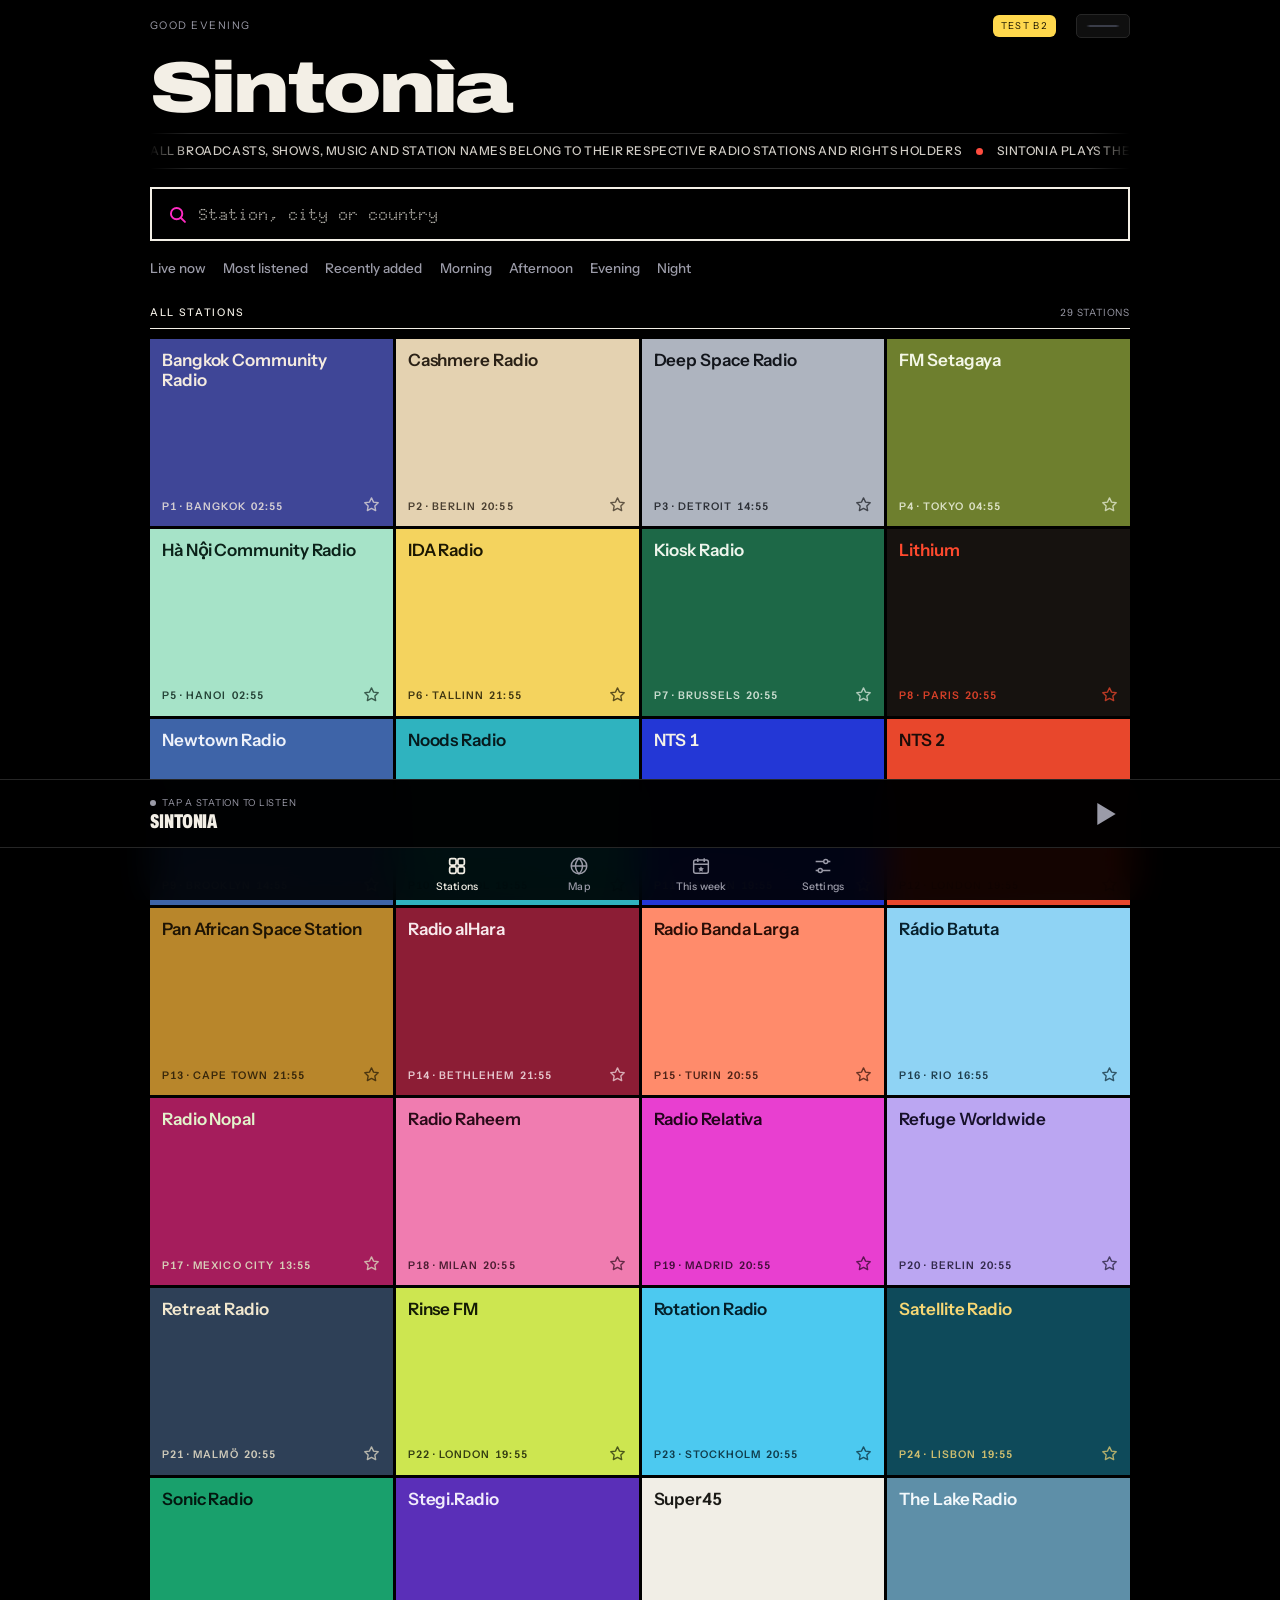
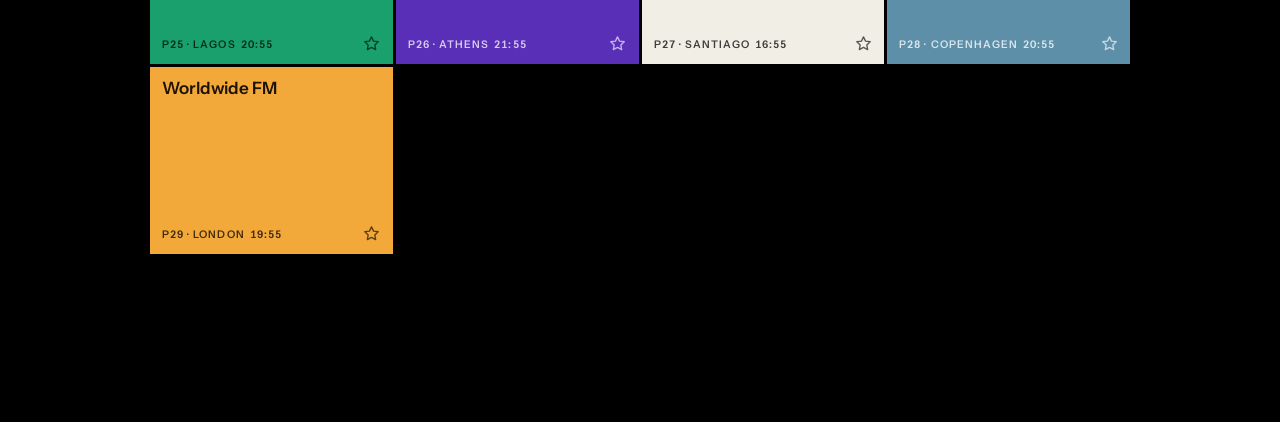
<file: prova-b2/index.html>
<!doctype html>
<html lang="en" data-look="a">
<head>
<meta charset="utf-8">
<meta name="viewport" content="width=device-width, initial-scale=1, maximum-scale=1, user-scalable=no, viewport-fit=cover">
<title>Sintonia (test B2)</title>
<meta name="robots" content="noindex">
<meta name="apple-mobile-web-app-capable" content="yes">
<meta name="mobile-web-app-capable" content="yes">
<meta name="apple-mobile-web-app-status-bar-style" content="black-translucent">
<meta name="apple-mobile-web-app-title" content="Sintonia B2">
<meta name="theme-color" content="#0C0D11">
<link rel="manifest" href="../manifest.webmanifest">
<link rel="apple-touch-icon" href="../apple-touch-icon.png?v=7">
<link rel="icon" type="image/png" sizes="192x192" href="../icon-192.png?v=7">
<script>
/* Theme and background, applied before the page paints. One palette, used by the Settings section too. */
window.SintoniaTheme = (function () {
  var BG = {
    graphite: { name: "Graphite", dark: ["#0C0D11", "#15171E", "#2B2E39"], light: ["#F1F2F4", "#FFFFFF", "#D9DCE2"] },
    navy:     { name: "Navy",     dark: ["#0A0F1E", "#121A2E", "#24304A"], light: ["#E9EFF8", "#F9FBFE", "#CBD6E6"] },
    plum:     { name: "Plum",     dark: ["#130C16", "#1D1422", "#352840"], light: ["#F3ECF3", "#FCF8FC", "#E0D1DF"] },
    pine:     { name: "Pine",     dark: ["#0A1311", "#111D1A", "#22352F"], light: ["#E8F1EC", "#F8FBF9", "#CDE0D6"] },
    cocoa:    { name: "Cocoa",    dark: ["#15100D", "#1F1814", "#382C24"], light: ["#F3EDE6", "#FCF9F5", "#E2D5C8"] }
  };
  var INK = {
    dark:  { ink: "#F3EFE6", muted: "#9B9BA8", live: "#FF4D3F", tick: "#4A4E5C", "tick-2": "#2A2D38", rule: "#3A3E4B", land: "#343947",
             off: "#5B5E6B", "off-dot": "#3A3D49", "onair-bg": "#3A1210", "onair-ink": "#FFE9E6", ph: "#6B6E7B" },
    light: { ink: "#15171C", muted: "#5E6371", live: "#E5352B", tick: "#9EA3AE", "tick-2": "#D3D6DC", rule: "#C3C7CF", land: "#C5CAD3",
             off: "#8A8F9C", "off-dot": "#C3C7CF", "onair-bg": "#FFE3E0", "onair-ink": "#B3261E", ph: "#9EA3AE" }
  };
  function get(k, d) { try { return localStorage.getItem(k) || d; } catch (e) { return d; } }
  function mode(pref) { return pref === "auto" ? (window.matchMedia && matchMedia("(prefers-color-scheme: light)").matches ? "light" : "dark") : (pref === "light" ? "light" : "dark"); }
  function rgba(h, a) { var n = parseInt(h.slice(1), 16); return "rgba(" + (n >> 16) + "," + ((n >> 8) & 255) + "," + (n & 255) + "," + a + ")"; }
  function apply() {
    var pref = get("sintonia:theme", "dark"), bg = "graphite"; // one ground: only dark or light
    if (!BG[bg]) bg = "graphite";
    var m = mode(pref), c = BG[bg][m], ink = INK[m], root = document.documentElement, st = root.style;
    st.setProperty("--bg", c[0]); st.setProperty("--bg-2", c[1]); st.setProperty("--line", c[2]);
    st.setProperty("--dock", rgba(c[0], m === "light" ? 0.9 : 0.88));
    for (var k in ink) st.setProperty("--" + k, ink[k]);
    st.colorScheme = m; root.setAttribute("data-theme", m);
    var tc = document.querySelector('meta[name="theme-color"]'); if (tc) tc.setAttribute("content", c[0]);
    // the iPhone status bar only reads this when the app opens
    var sb = document.querySelector('meta[name="apple-mobile-web-app-status-bar-style"]'); if (sb) sb.setAttribute("content", m === "light" ? "default" : "black-translucent");
    return { pref: pref, bg: bg, mode: m };
  }
  apply();
  return { BG: BG, apply: apply };
})();
</script>
<link rel="stylesheet" href="../fonts.css?v=2">
<style>
/* Layout: two views switched by a bottom tab bar, like an iPhone app.
   Stations: on-air header, your pinned stations, then the stations live right now, then the rest.
   Map: a dot-matrix world map with the listener's position (red, blinking) and the signal arc to the station.
   A dock at the bottom holds the mini-player and the tabs. */
   One deliberate look: a dark night-listening ground under colour-coded stations. */
@property --ph { syntax: "<length>"; inherits: false; initial-value: 0px; }

:root {
  color-scheme: dark;
  --bg: #0C0D11;
  --bg-2: #15171E;
  --ink: #F3EFE6;
  --muted: #9B9BA8;
  --line: #2B2E39;
  --live: #FF4D3F;
  --tick: #4A4E5C; --tick-2: #2A2D38; --rule: #3A3E4B; --land: #343947;
  --off: #5B5E6B; --off-dot: #3A3D49; --onair-bg: #3A1210; --onair-ink: #FFE9E6; --ph: #6B6E7B;
  --dock: rgba(12, 13, 17, .88);
  --f-display: "Archivo", "Arial Narrow", "Helvetica Neue", sans-serif;
  --f-body: "Instrument Sans", "Helvetica Neue", Arial, sans-serif;
  --f-mono: "Instrument Sans", "Helvetica Neue", Arial, sans-serif; /* the small capital labels (once a typewriter face) */
}

* { box-sizing: border-box; -webkit-tap-highlight-color: transparent; }
[hidden] { display: none !important; }
/* the page never moves sideways, whatever the screen width */
html { background: var(--bg); overflow-x: hidden; overscroll-behavior-x: none; }
body {
  margin: 0;
  overflow-x: clip;
  background: var(--bg);
  color: var(--ink);
  font-family: var(--f-body);
  font-size: 14px;
  line-height: 1.45;
  font-variant-numeric: tabular-nums; /* clocks don't wobble as they tick */
  padding-left: max(16px, env(safe-area-inset-left, 0px));
  padding-right: max(16px, env(safe-area-inset-right, 0px));
  padding-top: calc(env(safe-area-inset-top, 0px) + 14px);
  padding-bottom: calc(env(safe-area-inset-bottom, 0px) + 168px);
  -webkit-text-size-adjust: 100%;
}
.wrap { max-width: 980px; margin: 0 auto; display: grid; grid-template-columns: minmax(0, 1fr); gap: 18px; }
button { font: inherit; color: inherit; }
/* an app, not a web page: neither a quick second tap nor two fingers zoom the page (the map keeps its own gestures) */
html, body, * { touch-action: pan-x pan-y; }

/* ---------- Header ---------- */
.hero { display: grid; grid-template-columns: minmax(0, 1fr); gap: 12px; }
.topline { display: flex; align-items: center; justify-content: space-between; gap: 12px; min-width: 0; }
.eyebrow { font-family: var(--f-mono); font-size: 10.5px; letter-spacing: .14em; text-transform: uppercase; color: var(--muted); white-space: nowrap; overflow: hidden; text-overflow: ellipsis; }
/* greeting: sits where the station count used to be; tap it to change your name */
.greet {
  appearance: none; -webkit-appearance: none; background: none; border: 0; margin: 0; padding: 4px 0;
  min-width: 0; text-align: left; cursor: pointer; color: var(--muted);
}
.greet b { color: var(--ink); font-weight: 500; }
.greet:focus-visible { outline: 2px solid var(--ink); outline-offset: 3px; border-radius: 3px; }

/* first-run card asking for a name */
.hello-card {
  display: grid; gap: 10px; padding: 14px; border-radius: 14px;
  background: var(--bg-2); border: 1px solid var(--line);
}
.hello-card .k { font-family: var(--f-mono); font-size: 10px; letter-spacing: .14em; text-transform: uppercase; color: var(--muted); }
.hello-card label { font-family: var(--f-display); font-weight: 800; font-stretch: 100%; font-size: 20px; line-height: 1.1; letter-spacing: -.01em; }
.hello-row { display: grid; grid-template-columns: minmax(0, 1fr) auto; gap: 8px; }
.hello-row input {
  font: inherit; font-size: 16px; /* 16px keeps iPhone from zooming in on focus */
  padding: 11px 12px; border-radius: 10px; min-width: 0;
  border: 1px solid var(--line); background: var(--bg); color: var(--ink);
}
.hello-row input::placeholder { color: var(--ph); }
.hello-row input:focus { outline: 2px solid var(--ink); outline-offset: 1px; }
.hello-row .save {
  appearance: none; -webkit-appearance: none; border: 0; cursor: pointer;
  background: var(--ink); color: var(--bg); border-radius: 10px; padding: 0 18px;
  font-size: 15px; font-weight: 600;
}
.hello-row .save:focus-visible { outline: 2px solid var(--ink); outline-offset: 2px; }
.hello-skip {
  justify-self: start; appearance: none; -webkit-appearance: none; background: none; border: 0; padding: 2px 0; cursor: pointer;
  color: var(--muted); font-size: 13px; text-decoration: underline; text-underline-offset: 3px;
}
h1, .title {
  margin: 0;
  font-family: var(--f-display);
  font-weight: 900;
  font-stretch: 125%;
  font-size: clamp(38px, 12vw, 72px);
  line-height: .9;
  letter-spacing: -.04em;
  white-space: nowrap;
}
/* the logo: the original wordmark, Archivo wide and black like the page titles */
/* the last "a" turns once, like a knob being tuned */
h1.logo .lg-a { display: inline-block; transform-origin: 54% 56%; } /* the middle of the letter itself, so it turns in place */
h1.logo .lg-a.spin { animation: a-spin 1.1s cubic-bezier(.35, .05, .2, 1); }
@keyframes a-spin { from { transform: rotate(0deg); } to { transform: rotate(360deg); } }
/* the signal, no words: a flat line when nothing plays, a wave that flows while a station is on (once the words ON AIR) */
.testtag { flex: none; font-family: var(--f-mono); font-size: 9.5px; letter-spacing: .14em; text-transform: uppercase; padding: 4px 8px; border-radius: 6px; background: #FFD84D; color: #1A1400; margin-left: auto; margin-right: 8px; }
.onair {
  flex: none;
  padding: 5px 9px; border-radius: 5px;
  border: 1.5px solid var(--line); background: var(--bg-2);
  display: flex; align-items: center;
}
.onair .sig { display: block; -webkit-mask-image: linear-gradient(90deg, transparent, #000 12%, #000 88%, transparent); mask-image: linear-gradient(90deg, transparent, #000 12%, #000 88%, transparent); }
.onair .sig path { fill: none; stroke: var(--off-dot); stroke-width: 1.8; stroke-linecap: round; stroke-linejoin: round; }
.onair .sig-live, .onair .sig-noise { display: none; }
/* the signal is the station's own: dressed in its colours like its tile, with a wave drawn from its name (see setSig); while it tunes in, static */
body[data-state="live"] .onair, body[data-state="loading"] .onair { border-color: color-mix(in srgb, var(--bar-t) 18%, var(--bar-c)); background: var(--bar-c); box-shadow: 0 0 22px -4px var(--glow); }
body[data-state="live"] .onair .sig-idle, body[data-state="loading"] .onair .sig-idle { display: none; }
body[data-state="live"] .onair .sig-live { display: inline; stroke: var(--bar-t); }
body[data-state="loading"] .onair .sig-noise { display: inline; stroke: var(--bar-t); stroke-width: 1.3; opacity: .85; }

/* ---------- Map view ---------- */
.view { display: grid; grid-template-columns: minmax(0, 1fr); gap: 18px; min-width: 0; }
.world { display: grid; grid-template-columns: minmax(0, 1fr); border-radius: 14px; background: var(--bg-2); border: 1px solid var(--line); overflow: hidden; }
.map {
  position: relative; width: 100%; aspect-ratio: 1 / 1; max-height: 64vh; min-height: 240px;
  overflow: hidden; touch-action: none; cursor: grab; user-select: none; -webkit-user-select: none;
  -webkit-tap-highlight-color: transparent; border-bottom: 1px solid var(--line);
}
.map.grabbing { cursor: grabbing; }
.map canvas, .map > svg { position: absolute; inset: 0; width: 100%; height: 100%; display: block; }
.map-ctl { position: absolute; top: 10px; right: 10px; display: grid; gap: 6px; }
.map-ctl button {
  appearance: none; -webkit-appearance: none; cursor: pointer; padding: 0;
  width: 34px; height: 34px; border-radius: 10px; display: grid; place-items: center;
  background: var(--dock); border: 1px solid var(--line); color: var(--ink);
  -webkit-backdrop-filter: blur(8px); backdrop-filter: blur(8px);
}
.map-ctl button:focus-visible { outline: 2px solid var(--ink); outline-offset: 2px; }
.map-ctl svg { width: 16px; height: 16px; fill: none; stroke: currentColor; stroke-width: 1.6; stroke-linecap: round; }
.map-ctl .dot { fill: currentColor; stroke: none; }
#z-home .i-me, #z-home[data-to="me"] .i-world { display: none; }
#z-home[data-to="me"] .i-me { display: block; }
.m-under { fill: none; stroke: var(--ink); stroke-opacity: .16; stroke-width: 1; }
.m-line { fill: none; stroke-linecap: round; stroke-linejoin: round; stroke-dasharray: .01 5; }
.m-st { fill: var(--bg-2); stroke: var(--muted); stroke-width: 1.4; }
.m-st.on { stroke: var(--ink); }
.m-code, .m-n {
  font-family: var(--f-mono); font-size: 9px; font-weight: 500; letter-spacing: .08em; fill: var(--muted);
  paint-order: stroke; stroke: var(--bg-2); stroke-width: 3px; stroke-linejoin: round;
}
.m-code.on, .m-n { fill: var(--ink); }

/* reactions: four symbols to send while a station plays; they cross the map for whoever has Sintonia open */
.react { display: flex; align-items: center; justify-content: space-between; gap: 12px; padding: 10px 12px; border-bottom: 1px solid var(--line); }
.react-k { min-width: 0; display: grid; gap: 3px; font-family: var(--f-mono); font-size: 10px; letter-spacing: .1em; text-transform: uppercase; color: var(--muted); }
.react-k b { color: var(--ink); font-weight: 600; font-size: 11px; white-space: nowrap; overflow: hidden; text-overflow: ellipsis; }
.react-b { display: flex; gap: 6px; flex: none; }
.react-b button { appearance: none; -webkit-appearance: none; cursor: pointer; padding: 0; width: 40px; height: 40px; border-radius: 50%;
  border: 1.5px solid currentColor; background: none; color: var(--ink); display: grid; place-items: center; transition: transform .15s, background-color .15s, color .15s; }
.react-b button svg { width: 21px; height: 21px; fill: none; stroke: currentColor; stroke-width: 1.6; stroke-linecap: round; stroke-linejoin: round; }
.react-b button:disabled { opacity: .32; cursor: default; }
.react-b button.sent { background: var(--ink); color: var(--bg); transform: scale(.92); }
.react-b button:focus-visible { outline: 2px solid var(--ink); outline-offset: 2px; }
.lg-react { flex: none; width: 13px; height: 13px; margin: 0 -2px; fill: none; stroke: var(--ink); stroke-width: 2; stroke-linecap: round; stroke-linejoin: round; }
#m-react .rx-in { transform-box: fill-box; transform-origin: center; animation: rx-rise 2.6s ease-out both; }
#m-react .rx-in path { fill: none; stroke: var(--bg); stroke-width: 2.2; stroke-linecap: round; stroke-linejoin: round; }
#m-react .rx-spark { fill: none; stroke-width: 2.6; stroke-linecap: round; stroke-dasharray: .06 1.2; stroke-dashoffset: .06; animation: rx-spark 1s ease-in both; }
@keyframes rx-rise { 0% { transform: translateY(0) scale(.3); opacity: 0; } 12% { transform: translateY(-4px) scale(1.12); opacity: 1; }
  24% { transform: translateY(-6px) scale(1); } 70% { opacity: 1; } 100% { transform: translateY(-30px) scale(1); opacity: 0; } }
@keyframes rx-spark { to { stroke-dashoffset: -1; } }
@media (prefers-reduced-motion: reduce) {
  #m-react .rx-in { animation-name: rx-fade; }
  #m-react .rx-spark { display: none; }
}
@keyframes rx-fade { 0%, 100% { opacity: 0; } 10%, 75% { opacity: 1; } }

.me { display: none; }
.me.on { display: inline; }
.me .core { fill: var(--live); }
.me .ping { fill: none; stroke: var(--live); stroke-width: 1.2; opacity: 0; transform-box: fill-box; transform-origin: center; }
.legend { display: grid; gap: 6px; padding: 4px 12px 12px; font-size: 13px; }
.lg-row { display: flex; align-items: center; gap: 8px; min-width: 0; }
.lg-row i { flex: none; width: 9px; height: 9px; border-radius: 50%; box-sizing: border-box; }
.lg-you { background: var(--live); }
.lg-others { background: var(--ink); opacity: .85; }
.lg-row .lg-st { border-radius: 2px; background: var(--bg-2); border: 1.5px solid var(--muted); width: 8px; height: 8px; margin: 0 .5px; }
.m-others circle { fill: var(--ink); opacity: .85; }
.lg-row span { min-width: 0; color: var(--muted); overflow-wrap: anywhere; }
.lg-row b { color: var(--ink); font-weight: 600; }

.locate { display: grid; gap: 8px; padding: 14px; border-radius: 14px; background: var(--bg-2); border: 1px solid var(--line); }
.locate strong { font-family: var(--f-display); font-weight: 800; font-size: 18px; line-height: 1.15; }
.locate p { margin: 0; color: var(--muted); font-size: 13px; max-width: 52ch; }
.loc-acts { display: flex; flex-wrap: wrap; align-items: center; gap: 8px 22px; }
.btn {
  justify-self: start; appearance: none; -webkit-appearance: none; border: 0; cursor: pointer;
  background: var(--ink); color: var(--bg); border-radius: 10px; padding: 11px 16px; font-size: 15px; font-weight: 600;
}
.btn:disabled { opacity: .6; cursor: default; }
.btn.ghost { background: none; color: var(--muted); padding: 2px 0; font-size: 13px; font-weight: 500; text-decoration: underline; text-underline-offset: 3px; }
.btn:focus-visible { outline: 2px solid var(--ink); outline-offset: 2px; }


/* ---------- Your stations, live now, more ---------- */
.sec { display: grid; gap: 10px; min-width: 0; }
.sec[hidden] { display: none; }
.sec-h {
  margin: 0; display: flex; justify-content: space-between; align-items: baseline; gap: 10px; min-width: 0;
  font-family: var(--f-mono); font-weight: 500; font-size: 10.5px; letter-spacing: .16em; text-transform: uppercase; color: var(--ink);
}
.sec-h small { font-size: 10px; font-weight: 400; letter-spacing: .08em; color: var(--muted); white-space: nowrap; }
.live-i { display: inline-block; width: 7px; height: 7px; border-radius: 50%; background: var(--live); margin-right: 7px; box-shadow: 0 0 8px var(--live); vertical-align: 1px; }
.favs {
  display: flex; gap: 10px; overflow-x: auto; scrollbar-width: none; scroll-snap-type: x proximity;
  margin: -3px -16px -2px; padding: 6px 16px 8px; scroll-padding: 0 16px; /* room for the ring of the card that's playing */
}
.favs::-webkit-scrollbar { display: none; }
.mini {
  position: relative; flex: none; display: flex; width: 136px; height: 128px; border-radius: 16px;
  overflow: hidden; isolation: isolate; background: var(--c); color: var(--t); scroll-snap-align: start;
}
.mini .tune { padding: 11px; border-radius: 16px; gap: 8px; }
.mini .knob { width: 30px; height: 30px; }
.mini .mt { display: grid; gap: 5px; min-width: 0; }
.mini .nm {
  font-family: var(--f-display); font-weight: 850; font-stretch: 62%; font-size: 22px; line-height: .88; letter-spacing: -.01em;
  text-transform: uppercase; overflow-wrap: anywhere;
  display: -webkit-box; -webkit-line-clamp: 2; -webkit-box-orient: vertical; overflow: hidden;
}
.mini .nm.keepcase { text-transform: none; }
.mini .mm { font-family: var(--f-mono); font-size: 9px; letter-spacing: .06em; text-transform: uppercase; opacity: .82; white-space: nowrap; overflow: hidden; text-overflow: ellipsis; }
.mini.on { box-shadow: 0 0 0 2px var(--bg), 0 0 0 4px var(--c); }
/* the star that pins a station to "Your stations" */
.pin {
  appearance: none; -webkit-appearance: none; position: absolute; right: 6px; bottom: 6px; z-index: 2;
  width: 36px; height: 36px; padding: 0; border: 0; border-radius: 50%; background: none; color: var(--t);
  display: grid; place-items: center; cursor: pointer; opacity: .7;
}
.pin svg { width: 17px; height: 17px; fill: none; stroke: currentColor; stroke-width: 1.6; stroke-linejoin: round; }
.pin[aria-pressed="true"] { opacity: 1; }
.pin[aria-pressed="true"] svg { fill: currentColor; }
.mini .pin { top: 4px; bottom: auto; right: 4px; }
/* in New in, and on the big tiles of stations that just arrived */
.newtag { display: inline-block; font-family: var(--f-mono); font-size: 8.5px; font-weight: 600; letter-spacing: .14em; text-transform: uppercase; padding: 2px 5px; border-radius: 4px; background: var(--t); color: var(--c); }
.mini .newtag { margin-bottom: 1px; justify-self: start; }
.favs.stack { display: grid; grid-template-columns: minmax(0, 1fr); gap: 8px; overflow: visible; scroll-snap-type: none; margin: 0; padding: 0; }
.favs.stack .mini { width: auto; height: auto; border-radius: 14px; }
.favs.stack .mini .tune { flex-direction: row; align-items: center; justify-content: flex-start; gap: 12px; padding: 10px 52px 10px 11px; border-radius: 14px; }
.favs.stack .mini .mt { gap: 4px; }
.favs.stack .mini .nm { font-size: 21px; line-height: .95; }
.favs.stack .mini .pin { top: 50%; bottom: auto; right: 6px; transform: translateY(-50%); }
/* on a wider screen the list takes two or three columns, so the rows don't stretch across the whole page */
@media (min-width: 700px) { .favs.stack { grid-template-columns: repeat(2, minmax(0, 1fr)); } }
@media (min-width: 1000px) { .favs.stack { grid-template-columns: repeat(3, minmax(0, 1fr)); } }
@keyframes live-blink { 50% { opacity: .25; } }
/* This week: three picks, each a wide card in the station's colour */
.picks { display: grid; gap: 10px; }
/* an event in This week (a festival, say): what's on Sintonia around it, while it lasts */
.events { display: grid; gap: 18px; }
.events:empty { display: none; }
/* the event: a card like a gig poster, minimal: the page's colours turned round (light on dark, dark on light),
   the name in big type, one accent colour (the event's own, if it has one) */
.event { --ev1: #FF4F8B; --ev-bg: var(--ink); --ev-fg: var(--bg);
  gap: 0; border-radius: 22px; overflow: hidden; border: 1px solid var(--line); background: var(--bg-2); }
.ev-hero { position: relative; isolation: isolate; overflow: hidden; display: grid; gap: 12px; padding: 16px 18px 20px; color: var(--ev-fg); background: var(--ev-bg); }
.ev-hero::after { /* the same fine grain as the station tiles */
  content: ""; position: absolute; inset: 0; z-index: -1; pointer-events: none; opacity: .14;
  background-image: url("data:image/svg+xml;utf8,<svg xmlns='http://www.w3.org/2000/svg' width='180' height='180'><filter id='n'><feTurbulence type='fractalNoise' baseFrequency='.85' numOctaves='2' stitchTiles='stitch'/><feColorMatrix values='0 0 0 0 0  0 0 0 0 0  0 0 0 0 0  0 0 0 .6 0'/></filter><rect width='100%25' height='100%25' filter='url(%23n)'/></svg>"); }
.ev-top { display: flex; justify-content: space-between; align-items: center; gap: 10px; padding-bottom: 10px; border-bottom: 1.5px solid color-mix(in srgb, var(--ev-fg) 18%, transparent); }
.ev-kick { display: inline-flex; align-items: center; gap: 8px; font-family: var(--f-mono); font-size: 10px; font-weight: 600; letter-spacing: .16em; text-transform: uppercase; }
.ev-kick::before { content: ""; width: 8px; height: 8px; border-radius: 2px; background: var(--ev1); } /* like a city on the map */
.ev-dates { flex: none; font-family: var(--f-mono); font-size: 10px; font-weight: 600; letter-spacing: .12em; text-transform: uppercase; opacity: .7; }
.ev-end { flex: none; display: inline-flex; align-items: center; gap: 10px; }
.ev-info { display: inline-flex; align-items: center; gap: 6px; padding: 6px 10px; border-radius: 999px; text-decoration: none;
  background: color-mix(in srgb, var(--ev-fg) 14%, transparent); color: var(--ev-fg);
  font-family: var(--f-mono); font-size: 9.5px; font-weight: 600; letter-spacing: .08em; text-transform: uppercase; }
.ev-arr { width: 7px; height: 7px; fill: currentColor; } /* the arrow in dots, like the title */
.ev-info[hidden] { display: none; }
.ev-info:focus-visible { outline: 2px solid var(--ev-fg); outline-offset: 2px; }
.ev-title { margin: 4px 0 0; font-family: "Doto", ui-monospace, Menlo, monospace; font-weight: 800; font-variation-settings: "ROND" 100; font-size: 48px; line-height: .9;
  letter-spacing: -.03em; word-spacing: -.3em; text-transform: uppercase; overflow-wrap: anywhere; } /* dot matrix, round dots, like a club's LED sign */
.ev-title::after { content: "."; color: var(--ev1); } /* the accent, once */
.event-note { margin: 0; font-size: 14px; line-height: 1.45; opacity: .82; }
.ev-body { display: grid; gap: 10px; padding: 14px 14px 16px; }
.ev-body:not(:has(> :not([hidden]))) { display: none; }
.event-k { margin: 2px 0 0; font-family: var(--f-mono); font-size: 9.5px; letter-spacing: .12em; text-transform: uppercase; color: var(--muted); }
.event-also { margin: 0; font-size: 13px; line-height: 1.45; color: var(--muted); }
.pick { position: relative; display: grid; grid-template-columns: auto minmax(0, 1fr); gap: 12px; align-items: center; padding: 13px 14px; border-radius: 16px;
  background: radial-gradient(120% 120% at 100% 0%, color-mix(in srgb, var(--dot, var(--c)) 30%, transparent), transparent 70%), color-mix(in srgb, var(--dot, var(--c)) 12%, var(--bg-2));
  box-shadow: inset 0 0 0 1px color-mix(in srgb, var(--dot, var(--c)) 40%, transparent); color: var(--ink); }
.pick .when { display: grid; justify-items: center; min-width: 58px; padding: 7px 6px; border-radius: 11px; background: var(--c); color: var(--t); text-align: center; }
.pick .when b { font-family: var(--f-display); font-weight: 850; font-stretch: 62%; font-size: 22px; line-height: .95; }
.pick .when span { font-family: var(--f-mono); font-size: 9px; letter-spacing: .12em; text-transform: uppercase; }
.pick .pt { display: grid; gap: 3px; min-width: 0; }
.pick .pk { font-family: var(--f-mono); font-size: 9.5px; letter-spacing: .1em; text-transform: uppercase; color: var(--muted); }
.pick .pn { font-weight: 600; font-size: 15px; line-height: 1.25; }
.pick .pw { font-size: 13px; line-height: 1.4; color: var(--muted); }
.pick button { appearance: none; -webkit-appearance: none; position: absolute; inset: 0; border: 0; background: none; border-radius: 16px; cursor: pointer; }
.tile .meta .newtag { margin-right: 2px; }
.tile .meta { padding-right: 28px; }
.pin:focus-visible { outline: 2px solid var(--t); outline-offset: -2px; }

/* ---------- Tiles ---------- */
.crate { list-style: none; margin: 0; padding: 0; display: grid; grid-template-columns: repeat(2, minmax(0, 1fr)); gap: 10px; }
@media (min-width: 900px) { .crate { grid-template-columns: repeat(4, minmax(0, 1fr)); gap: 14px; } .crate .tile { min-height: 236px; } .crate .tile:nth-child(-n+2) { grid-column: span 2; min-height: 190px; } }

.tile {
  position: relative; display: flex; min-height: 200px;
  border-radius: 18px; overflow: hidden; isolation: isolate;
  background: var(--c); color: var(--t); min-width: 0;
}
/* radio waves spreading from a different point on each tile; they ripple outward while the station plays */
.tile::before {
  content: ""; position: absolute; inset: 0; z-index: -1;
  background: repeating-radial-gradient(circle at var(--ox) var(--oy),
    transparent 0, transparent var(--ph),
    var(--ring) var(--ph), var(--ring) calc(var(--ph) + 1.5px),
    transparent calc(var(--ph) + 1.5px), transparent calc(var(--gap) + 1.5px));
}
/* print grain */
.tile::after {
  content: ""; position: absolute; inset: 0; z-index: -1; pointer-events: none; opacity: .22;
  background-image: url("data:image/svg+xml;utf8,<svg xmlns='http://www.w3.org/2000/svg' width='180' height='180'><filter id='n'><feTurbulence type='fractalNoise' baseFrequency='.85' numOctaves='2' stitchTiles='stitch'/><feColorMatrix values='0 0 0 0 0  0 0 0 0 0  0 0 0 0 0  0 0 0 .6 0'/></filter><rect width='100%25' height='100%25' filter='url(%23n)'/></svg>");
}

.tune {
  appearance: none; -webkit-appearance: none; border: 0; background: none; margin: 0;
  text-align: left; cursor: pointer; flex: 1; width: 100%; min-width: 0;
  display: flex; flex-direction: column; justify-content: space-between; align-items: stretch; gap: 12px;
  padding: 12px; border-radius: 18px;
  -webkit-user-select: none; user-select: none;
}
.tune:focus-visible { outline: 3px solid var(--ink); outline-offset: 3px; }

.knob {
  width: 34px; height: 34px; border-radius: 50%; border: 1.5px solid currentColor;
  display: grid; place-items: center; flex: none;
}
.knob svg { width: 11px; height: 11px; fill: currentColor; }
.knob .i-play { margin-left: 2px; }
.knob .i-stop, .knob .eq { display: none; }
.eq { gap: 3px; align-items: flex-end; height: 12px; }
.eq i { display: block; width: 3px; height: 100%; background: currentColor; border-radius: 1px; transform-origin: bottom; }
.eq i:nth-child(1) { transform: scaleY(.55); }
.eq i:nth-child(2) { transform: scaleY(1); }
.eq i:nth-child(3) { transform: scaleY(.7); }

.label { display: grid; grid-template-columns: minmax(0, 1fr); gap: 8px; min-width: 0; }
.now { display: grid; gap: 2px; padding-top: 8px; border-top: 1.5px solid var(--pill); min-width: 0; }
.now-k {
  font-family: var(--f-mono); font-size: 9px; letter-spacing: .12em; text-transform: uppercase; opacity: .78;
  display: flex; align-items: center; gap: 6px; flex-wrap: wrap;
}
.now-k.live { opacity: 1; font-weight: 600; }
.now-k.live::before { content: ""; width: 6px; height: 6px; border-radius: 50%; background: currentColor; animation: live-blink 1.6s ease-in-out infinite; }
.now-k .rr { border: 1px solid currentColor; border-radius: 4px; padding: 0 4px; letter-spacing: .08em; }
.now-t {
  font-size: 13px; font-weight: 600; line-height: 1.22;
  display: -webkit-box; -webkit-line-clamp: 2; -webkit-box-orient: vertical; overflow: hidden;
  overflow-wrap: anywhere;
}
.now-s { font-size: 11.5px; opacity: .78; white-space: nowrap; overflow: hidden; text-overflow: ellipsis; }

.name {
  display: block; min-width: 0;
  font-family: var(--f-display); font-weight: 850; font-stretch: 62%;
  font-size: clamp(23px, 6.8vw, 36px); line-height: .86; letter-spacing: -.01em;
  text-transform: uppercase; text-wrap: balance;
}
.meta {
  font-family: var(--f-mono); font-size: 9.5px; letter-spacing: .06em; text-transform: uppercase;
  display: flex; gap: 5px; flex-wrap: wrap; opacity: .82; font-variant-numeric: tabular-nums;
}

.sched {
  position: absolute; top: 12px; right: 12px; z-index: 2;
  font-family: var(--f-mono); font-size: 9px; letter-spacing: .05em; text-transform: uppercase;
  color: var(--t); text-decoration: none; background: var(--pill);
  padding: 6px 8px; border-radius: 999px;
}
.sched:focus-visible { outline: 2px solid var(--t); outline-offset: 2px; }

/* selected station */
.tile.on { box-shadow: 0 0 0 2px var(--bg), 0 0 0 4px var(--c), 0 18px 50px -18px var(--c); }
.tile.on .knob, .mini.on .knob { background: var(--t); color: var(--c); border-color: var(--t); }
.on.live .knob .i-play, .on.loading .knob .i-play { display: none; }
.on.live .knob .eq { display: flex; }
.on.loading .knob .i-stop { display: block; }

/* station colours (--dot is the brighter version used on the dark receiver) */
.tile, .mini { --dot: var(--c); }
[data-id="nts1"]     { --c:#2337D6; --t:#F4F1E8; --ring:rgba(255,255,255,.13); --pill:rgba(255,255,255,.2);  --ox:100%; --oy:0%;   --gap:13px; --dot:#5468FF; }
[data-id="nts2"]     { --c:#E8472C; --t:#1C0C08; --ring:rgba(0,0,0,.13);       --pill:rgba(0,0,0,.16);       --ox:0%;   --oy:100%; --gap:11px; }
[data-id="refuge"]   { --c:#BBA6F2; --t:#17112A; --ring:rgba(0,0,0,.11);       --pill:rgba(0,0,0,.14);       --ox:50%;  --oy:125%; --gap:15px; }
[data-id="rinse"]    { --c:#CDE650; --t:#141B05; --ring:rgba(0,0,0,.12);       --pill:rgba(0,0,0,.14);       --ox:0%;   --oy:0%;   --gap:9px;  }
[data-id="wwfm"]     { --c:#F3A93A; --t:#1E1203; --ring:rgba(0,0,0,.12);       --pill:rgba(0,0,0,.15);       --ox:100%; --oy:100%; --gap:17px; }
[data-id="kiosk"]    { --c:#1D6847; --t:#EEF5EC; --ring:rgba(255,255,255,.12); --pill:rgba(255,255,255,.2);  --ox:30%;  --oy:-20%; --gap:12px; --dot:#2E9A68; }
[data-id="raheem"]   { --c:#F07CB0; --t:#2A0A18; --ring:rgba(0,0,0,.12);       --pill:rgba(0,0,0,.15);       --ox:115%; --oy:45%;  --gap:14px; }
[data-id="cashmere"] { --c:#E4D2B1; --t:#2A2116; --ring:rgba(0,0,0,.10);       --pill:rgba(0,0,0,.13);       --ox:-15%; --oy:60%;  --gap:10px; }
[data-id="noods"]    { --c:#2FB3BF; --t:#061A1D; --ring:rgba(0,0,0,.12);       --pill:rgba(0,0,0,.15);       --ox:80%;  --oy:35%;  --gap:8px;  }
[data-id="stegi"]    { --c:#5A2FB8; --t:#F1ECFB; --ring:rgba(255,255,255,.12); --pill:rgba(255,255,255,.18); --ox:110%; --oy:-10%; --gap:16px; --dot:#8C66F2; }
[data-id="alhara"]   { --c:#8C1D35; --t:#F8E9EC; --ring:rgba(255,255,255,.11); --pill:rgba(255,255,255,.18); --ox:20%;  --oy:110%; --gap:12px; --dot:#D63B5C; }
[data-id="batuta"]   { --c:#8FD3F4; --t:#08202C; --ring:rgba(0,0,0,.11);       --pill:rgba(0,0,0,.13);       --ox:-10%; --oy:20%;  --gap:10px; }
[data-id="super45"]  { --c:#F1EEE6; --t:#1A1915; --ring:rgba(0,0,0,.09);       --pill:rgba(0,0,0,.09);       --ox:60%;  --oy:-15%; --gap:13px; }
[data-id="deepspace"]{ --c:#AEB4BF; --t:#12151B; --ring:rgba(0,0,0,.11);       --pill:rgba(0,0,0,.13);       --ox:50%;  --oy:50%;  --gap:9px;  }
[data-id="newtown"]  { --c:#3E64A8; --t:#EEF2FA; --ring:rgba(255,255,255,.12); --pill:rgba(255,255,255,.18); --ox:-10%; --oy:110%; --gap:13px; --dot:#6F93D8; }
[data-id="hanoi"]    { --c:#A6E3C8; --t:#0B2219; --ring:rgba(0,0,0,.11);       --pill:rgba(0,0,0,.13);       --ox:90%;  --oy:80%;  --gap:12px; }
[data-id="lithium"]  { --c:#16120F; --t:#FF4A2E; --ring:rgba(255,74,46,.16);   --pill:rgba(255,74,46,.18);   --ox:85%;  --oy:-15%; --gap:12px; --dot:#FF5A3C; }
[data-id="satellite"]{ --c:#0E4A5A; --t:#F7D774; --ring:rgba(247,215,116,.14); --pill:rgba(247,215,116,.2);  --ox:92%;  --oy:88%;  --gap:14px; --dot:#F7D774; }
[data-id="pass"]     { --c:#B8862B; --t:#1E1404; --ring:rgba(0,0,0,.12);       --pill:rgba(0,0,0,.15);       --ox:85%;  --oy:-10%; --gap:12px; }
[data-id="sonic"]    { --c:#19A06C; --t:#03170F; --ring:rgba(0,0,0,.12);       --pill:rgba(0,0,0,.15);       --ox:10%;  --oy:110%; --gap:10px; }
[data-id="lake"]     { --c:#5E8FA8; --t:#F2F8FB; --ring:rgba(255,255,255,.13); --pill:rgba(255,255,255,.2);  --ox:50%;  --oy:-20%; --gap:14px; --dot:#8FC0D8; }
[data-id="ida"]      { --c:#F4D35E; --t:#1C1702; --ring:rgba(0,0,0,.11);       --pill:rgba(0,0,0,.13);       --ox:-10%; --oy:40%;  --gap:11px; }
[data-id="retreat"]  { --c:#2E4057; --t:#F2E8CF; --ring:rgba(255,255,255,.12); --pill:rgba(255,255,255,.18); --ox:100%; --oy:60%;  --gap:13px; --dot:#7E9CC4; }
[data-id="rotation"] { --c:#4CC9F0; --t:#04202B; --ring:rgba(0,0,0,.11);       --pill:rgba(0,0,0,.13);       --ox:20%;  --oy:90%;  --gap:9px; }
[data-id="nopal"]    { --c:#A51D5C; --t:#E3F4CC; --ring:rgba(227,244,204,.14); --pill:rgba(227,244,204,.2);  --ox:18%;  --oy:-18%; --gap:12px; --dot:#8CCB5E; }
[data-id="bcr"]      { --c:#3F4697; --t:#F4EBE0; --ring:rgba(255,255,255,.12); --pill:rgba(255,255,255,.18); --ox:10%;  --oy:115%; --gap:13px; --dot:#7C84E0; }
[data-id="rbl"]      { --c:#FF8B6B; --t:#2A0D06; --ring:rgba(0,0,0,.11);       --pill:rgba(0,0,0,.14);       --ox:90%;  --oy:105%; --gap:11px; --dot:#FF8B6B; }
[data-id="relativa"] { --c:#E83FD0; --t:#22041C; --ring:rgba(0,0,0,.12);       --pill:rgba(0,0,0,.15);       --ox:70%;  --oy:-15%; --gap:12px; }
[data-id="setagaya"] { --c:#6E7F2E; --t:#F3F6E6; --ring:rgba(255,255,255,.12); --pill:rgba(255,255,255,.18); --ox:15%;  --oy:-20%; --gap:10px; --dot:#9DB040; }
.name.keepcase { text-transform: none; }

/* ---------- Glass and glow: stations are tinted glass; the one you play lights up and colours the app ---------- */
html { background: var(--bg); }
body { background: transparent; }
.wrap { position: relative; z-index: 1; }
/* the home's background: three soft clouds in the colours of the station you're on, drifting slowly;
   brighter while it plays, dimmer when it's paused, and they fade into the next station's colours */
@property --au1 { syntax: "<color>"; inherits: true; initial-value: transparent; }
@property --au2 { syntax: "<color>"; inherits: true; initial-value: transparent; }
@property --au3 { syntax: "<color>"; inherits: true; initial-value: transparent; }
.aura { position: fixed; inset: 0; z-index: 0; pointer-events: none; overflow: hidden; opacity: 0; --auk: 46%;
  transition: opacity .9s ease, --au1 1.6s ease, --au2 1.6s ease, --au3 1.6s ease; }
:root[data-theme="light"] .aura { --auk: 30%; }
html[data-view="stations"] .aura { opacity: .55; }
html[data-view="stations"][data-state="live"] .aura, html[data-view="stations"][data-state="loading"] .aura { opacity: 1; }
html[data-view="stations"] .wrap::before { opacity: 0; }
.aura i { position: absolute; width: 95vmax; height: 95vmax; border-radius: 50%; }
.aura i:nth-child(1) { left: -42vmax; top: -38vmax; background: radial-gradient(closest-side, color-mix(in srgb, var(--au1) var(--auk), transparent), transparent); }
.aura i:nth-child(2) { right: -48vmax; top: 18vh; background: radial-gradient(closest-side, color-mix(in srgb, var(--au2) var(--auk), transparent), transparent); }
.aura i:nth-child(3) { left: -30vmax; bottom: -55vmax; background: radial-gradient(closest-side, color-mix(in srgb, var(--au3) var(--auk), transparent), transparent); }
@media (prefers-reduced-motion: no-preference) {
  .aura i { animation: aura-drift 40s ease-in-out infinite alternate; }
  .aura i:nth-child(2) { animation-duration: 48s; animation-delay: -14s; animation-direction: alternate-reverse; }
  .aura i:nth-child(3) { animation-duration: 56s; animation-delay: -27s; }
  @keyframes aura-drift { to { transform: translate(9vmax, 7vmax) scale(1.14); } }
}
.wrap::before {
  content: ""; position: absolute; z-index: -1; pointer-events: none;
  left: -40%; right: -40%; top: calc(-260px - env(safe-area-inset-top, 0px)); height: 760px;
  background: radial-gradient(50% 50% at 50% 42%, color-mix(in srgb, var(--glow, transparent) 40%, transparent), transparent 72%);
  opacity: .5; transition: opacity .8s ease;
}
html[data-state="live"] .wrap::before, html[data-state="loading"] .wrap::before { opacity: 1; }
.dock { background: var(--dock-glow, var(--dock)); }
.tile:not(.on), .mini:not(.on) {
  background:
    radial-gradient(130% 95% at var(--ox) var(--oy), color-mix(in srgb, var(--dot) 34%, transparent), transparent 70%),
    color-mix(in srgb, var(--dot) 12%, var(--bg-2));
  color: var(--ink);
  box-shadow: inset 0 0 0 1px color-mix(in srgb, var(--dot) 40%, transparent);
  --ring: color-mix(in srgb, var(--dot) 15%, transparent);
  --pill: color-mix(in srgb, var(--dot) 20%, transparent);
  --hue: var(--dot);
}
:root[data-theme="light"] .tile:not(.on), :root[data-theme="light"] .mini:not(.on) {
  background:
    radial-gradient(130% 95% at var(--ox) var(--oy), color-mix(in srgb, var(--c) 42%, transparent), transparent 70%),
    color-mix(in srgb, var(--c) 14%, var(--bg-2));
  box-shadow: inset 0 0 0 1px color-mix(in srgb, var(--c) 55%, transparent);
  --ring: color-mix(in srgb, var(--c) 22%, transparent);
  --pill: color-mix(in srgb, var(--c) 24%, transparent);
  --hue: color-mix(in srgb, var(--c) 66%, #000);
}
.tile:not(.on) .name, .mini:not(.on) .nm, .tile:not(.on) .pin, .mini:not(.on) .pin { color: var(--hue); }
.tile:not(.on) .sched { color: var(--ink); }
.tile:not(.on)::after { opacity: .1; }
.tile.out { display: none !important; }

/* ---------- Where it's… (local time of day at each station) ---------- */
.moods { display: grid; grid-template-columns: repeat(5, minmax(0, 1fr)); gap: 4px; padding: 4px; border-radius: 14px; background: var(--bg-2); border: 1px solid var(--line); }
.mood {
  appearance: none; -webkit-appearance: none; border: 0; background: none; cursor: pointer; min-width: 0;
  display: grid; justify-items: center; gap: 4px; padding: 9px 2px 8px; border-radius: 10px; color: var(--muted);
}
.mood svg { width: 18px; height: 18px; fill: none; stroke: currentColor; stroke-width: 1.5; stroke-linecap: round; stroke-linejoin: round; }
.mood svg .f { fill: currentColor; stroke: none; }
.mood span { font-family: var(--f-mono); font-size: clamp(8px, 2.5vw, 9.5px); letter-spacing: .06em; text-transform: uppercase; color: var(--ink); white-space: nowrap; }
.mood[aria-checked="true"] { background: var(--chip, var(--ink)); color: var(--chip-t, var(--bg)); }
.mood[aria-checked="true"] span { color: inherit; }
.mood:focus-visible { outline: 2px solid var(--ink); outline-offset: 1px; }
/* search: a station by name, city or country */
.search { display: flex; align-items: center; gap: 10px; height: 46px; padding: 0 5px 0 14px; border-radius: 14px; background: var(--bg-2); border: 1px solid var(--line); color: var(--muted); cursor: text; }
.search:focus-within { border-color: color-mix(in srgb, var(--ink) 55%, transparent); color: var(--ink); }
.search svg { width: 18px; height: 18px; flex: none; fill: none; stroke: currentColor; stroke-width: 1.7; stroke-linecap: round; }
.search input { flex: 1; min-width: 0; height: 100%; padding: 0; border: 0; outline: 0; background: none; color: var(--ink);
  font: 500 16px/1.2 var(--f-body); -webkit-appearance: none; appearance: none; } /* 16px: an iPhone doesn't zoom in on it */
.search input::placeholder { color: var(--muted); opacity: 1; }
.search input::-webkit-search-cancel-button, .search input::-webkit-search-decoration { -webkit-appearance: none; display: none; }
.search button { appearance: none; -webkit-appearance: none; flex: none; width: 36px; height: 36px; padding: 0; border: 0; border-radius: 10px; background: none; color: var(--muted); display: grid; place-items: center; cursor: pointer; }
.search button:focus-visible { outline: 2px solid var(--ink); outline-offset: 1px; }
.moods.off { opacity: .38; } /* while you search, the time of day steps aside */
/* the filters, in the same column as the search bar and the tiles: what's live, what you listen to most, what's new;
   then where it's morning, afternoon, evening or night, as one segmented bar in a quieter colour.
   Nothing chosen: every station. Tap one to narrow the list, tap it again for all of them */
.chips { display: grid; gap: 8px; }
.chip-kinds { display: grid; grid-template-columns: repeat(3, minmax(0, 1fr)); gap: 8px; }
.chip-times { display: grid; grid-template-columns: repeat(4, minmax(0, 1fr)); gap: 2px; padding: 3px; border-radius: 999px;
  background: color-mix(in srgb, var(--ink) 4%, transparent); border: 1px solid var(--line); }
.chips .chip { appearance: none; -webkit-appearance: none; min-width: 0; padding: 11px 2px; border-radius: 999px; border: 1px solid var(--line); background: var(--bg-2); color: var(--ink); cursor: pointer;
  font-family: var(--f-mono); font-size: clamp(9px, 2.6vw, 10.5px); font-weight: 600; letter-spacing: .07em; text-transform: uppercase; white-space: nowrap; text-align: center; overflow: hidden; text-overflow: ellipsis; }
.chip-times .chip { padding: 8px 2px; border-color: transparent; background: none; color: var(--muted); }
.chips .chip[aria-pressed="true"] { background: var(--chip, var(--ink)); border-color: transparent; color: var(--chip-t, var(--bg)); }
.chips .chip:focus-visible { outline: 2px solid var(--ink); outline-offset: 1px; }
@media (max-width: 399px) { .chips .chip { letter-spacing: .04em; } } /* small phones: Recently added still fits */
@media (min-width: 700px) { /* room for both groups on one line */
  .chips { grid-template-columns: auto auto; justify-content: start; align-items: center; gap: 12px; }
  .chip-kinds, .chip-times { grid-template-columns: none; grid-auto-flow: column; }
  .chips .chip { padding-left: 14px; padding-right: 14px; font-size: 10.5px; }
}
.chips.off { opacity: .38; } /* while you search, the filters step aside */
.mood-where { margin: 0; font-family: var(--f-mono); font-size: 10px; letter-spacing: .08em; text-transform: uppercase; color: var(--muted); }
.mood-where b { color: var(--ink); font-weight: 500; }
.mood-empty { margin: 0; color: var(--muted); font-size: 13px; }

/* ---------- Sheets: Now playing (track, songs heard) and station Info ---------- */
.np { cursor: pointer; }
.sheet-back { position: fixed; inset: 0; z-index: 40; background: rgba(0, 0, 0, .5); }
.sheet {
  position: fixed; left: 0; right: 0; bottom: 0; z-index: 41; max-height: 88vh; overflow-y: auto; overscroll-behavior: contain;
  background: var(--bg); border-radius: 22px 22px 0 0; border-top: 1px solid var(--line);
  padding: 0 0 calc(env(safe-area-inset-bottom, 0px) + 26px); box-shadow: 0 -20px 60px -20px rgba(0, 0, 0, .6);
}
@media (prefers-reduced-motion: no-preference) {
  .sheet:not([hidden]) { animation: sheet-up .28s cubic-bezier(.2, .8, .2, 1); }
  @keyframes sheet-up { from { transform: translateY(48px); opacity: 0; } }
}
.sheet-grab { width: 38px; height: 5px; border-radius: 3px; background: var(--line); margin: 8px auto 6px; }
.sheet-x {
  appearance: none; -webkit-appearance: none; position: absolute; top: 22px; right: 26px; z-index: 3; width: 32px; height: 32px; padding: 0;
  border: 0; border-radius: 50%; background: rgba(0, 0, 0, .25); color: #fff; font-size: 18px; line-height: 32px; cursor: pointer;
}
.sheet-in { max-width: 640px; margin: 0 auto; padding: 0 14px; display: grid; gap: 20px; }
.sh-head { position: relative; border-radius: 18px; padding: 16px 16px 15px; background: var(--c); color: var(--t); display: grid; gap: 8px; overflow: hidden; isolation: isolate; }
.sh-head::before {
  content: ""; position: absolute; inset: 0; z-index: -1;
  background: repeating-radial-gradient(circle at var(--ox) var(--oy), transparent 0, transparent calc(var(--gap) - 1.5px), var(--ring) calc(var(--gap) - 1.5px), var(--ring) var(--gap));
}
.sh-k { font-family: var(--f-mono); font-size: 10px; letter-spacing: .12em; text-transform: uppercase; opacity: .82; padding-right: 40px; }
.sh-name { margin: 0; font-family: var(--f-display); font-weight: 850; font-stretch: 62%; font-size: 40px; line-height: .86; text-transform: uppercase; overflow-wrap: anywhere; }
.sh-name.keepcase { text-transform: none; }
.sh-show { margin: 0; font-size: 14.5px; font-weight: 600; line-height: 1.3; }
.sh-show span { font-weight: 400; opacity: .85; }
.sh-desc { margin: 0; font-size: 14px; line-height: 1.45; max-width: 52ch; }
.sh-acts { display: flex; flex-wrap: wrap; gap: 8px; margin-top: 4px; }
.sh-btn {
  appearance: none; -webkit-appearance: none; border: 0; border-radius: 999px; padding: 9px 15px; cursor: pointer;
  font-size: 14px; font-weight: 600; background: var(--t); color: var(--c);
}
.sh-btn.ghost { background: var(--pill); color: var(--t); }
.sh-sec { display: grid; gap: 10px; }
.sh-sec h3 { margin: 0; display: flex; justify-content: space-between; align-items: baseline; font-family: var(--f-mono); font-weight: 500; font-size: 10.5px; letter-spacing: .16em; text-transform: uppercase; color: var(--ink); }
.sh-clear { appearance: none; border: 0; background: none; color: var(--muted); font: inherit; font-weight: 400; letter-spacing: .08em; cursor: pointer; padding: 0; }
.song { display: grid; gap: 2px; }
.song b { font-size: 18px; line-height: 1.2; }
.song span { color: var(--muted); font-size: 14px; }
.finds { display: flex; flex-wrap: wrap; gap: 6px; }
.find {
  appearance: none; -webkit-appearance: none; cursor: pointer; font: inherit; font-size: 13px; color: var(--ink); text-decoration: none;
  border: 1px solid var(--line); border-radius: 999px; padding: 7px 11px; background: var(--bg-2);
}
.empty { margin: 0; color: var(--muted); font-size: 13.5px; line-height: 1.4; }
.heard { list-style: none; margin: 0; padding: 0; display: grid; gap: 8px; }
.heard details { border-radius: 12px; background: var(--bg-2); border: 1px solid var(--line); }
.heard summary { list-style: none; display: grid; grid-template-columns: 8px minmax(0, 1fr) auto; gap: 11px; align-items: center; padding: 10px 12px; cursor: pointer; }
.heard summary::-webkit-details-marker { display: none; }
.heard summary i { width: 8px; height: 8px; border-radius: 50%; }
.heard summary small { color: var(--muted); font-size: 16px; transition: transform .2s; }
.heard details[open] summary small { transform: rotate(90deg); }
.heard .ht { display: grid; gap: 2px; min-width: 0; }
.heard .ht b { font-size: 14px; white-space: nowrap; overflow: hidden; text-overflow: ellipsis; }
.heard .ht span { font-size: 12px; color: var(--muted); white-space: nowrap; overflow: hidden; text-overflow: ellipsis; }
.heard .finds { padding: 0 12px 12px 31px; }
.sh-facts { margin: 0; display: grid; grid-template-columns: auto minmax(0, 1fr); gap: 9px 16px; font-size: 14px; }
.sh-facts dt { font-family: var(--f-mono); font-size: 10px; letter-spacing: .1em; text-transform: uppercase; color: var(--muted); padding-top: 3px; }
.sh-facts dd { margin: 0; }
.sh-links { display: grid; gap: 8px; }
.sh-links a { display: flex; justify-content: space-between; gap: 10px; padding: 13px 14px; border-radius: 12px; background: var(--bg-2); border: 1px solid var(--line); color: var(--ink); text-decoration: none; font-weight: 600; font-size: 14.5px; }
.sh-links a span { color: var(--muted); }
/* ---------- Share as a story: the picture, then the share sheet ---------- */
.story { justify-items: center; text-align: center; gap: 14px; padding-top: 4px; }
.story-h { margin: 0; padding: 0 46px; font-family: var(--f-display); font-weight: 850; font-stretch: 62%; font-size: 30px; line-height: .9; text-transform: uppercase; overflow-wrap: anywhere; }
.story-h.keepcase { text-transform: none; }
.story-plays { margin: -4px 0 2px; padding: 0 30px; font-size: 14px; line-height: 1.4; color: var(--muted); } /* what the station plays */
.story-prev {
  position: relative; margin: 0; height: min(50vh, 520px); aspect-ratio: 9 / 16; border-radius: 16px; overflow: hidden;
  background: var(--bg-2); border: 1px solid var(--line); box-shadow: 0 18px 50px -18px rgba(0, 0, 0, .7);
}
.story-prev img { display: block; width: 100%; height: 100%; object-fit: cover; }
.story-prev:not(.ready) img { visibility: hidden; }
.story-wait { position: absolute; inset: 0; display: grid; place-items: center; padding: 12px; color: var(--muted); font-size: 13px; }
.story-prev.ready .story-wait { display: none; }
.seg.story-mode { grid-template-columns: repeat(2, minmax(0, 1fr)); width: 190px; background: var(--bg-2); }
.seg.story-mode button { padding: 8px 0; font-size: 13.5px; }
.story-prev img { transition: opacity .2s; }
.story-prev.busy img { opacity: .55; }
.story-acts { display: grid; gap: 10px; justify-items: center; width: 100%; max-width: 380px; }
.sh-big {
  display: block; width: 100%; box-sizing: border-box; appearance: none; -webkit-appearance: none; border: 0; border-radius: 999px; padding: 14px 18px; cursor: pointer;
  font: inherit; font-size: 15.5px; font-weight: 600; text-decoration: none; text-align: center; background: var(--sc, var(--ink)); color: var(--st, var(--bg));
}
.sh-big:disabled, .sh-big[aria-disabled="true"] { opacity: .45; pointer-events: none; }
.story-tip { margin: 0; color: var(--muted); font-size: 13px; line-height: 1.4; max-width: 34ch; }
.story .finds { justify-content: center; }
.toast { position: fixed; left: 50%; bottom: calc(env(safe-area-inset-bottom, 0px) + 150px); transform: translateX(-50%); z-index: 50; background: var(--ink); color: var(--bg); padding: 9px 14px; border-radius: 999px; font-size: 13.5px; font-weight: 600; pointer-events: none; }

/* ---------- Full-screen player ---------- */
.swatch { cursor: pointer; }
.fp { position: fixed; inset: 0; z-index: 30; background: var(--bg); color: var(--ink); overflow-x: hidden; overflow-y: auto; overscroll-behavior: contain; }
.fp::before {
  content: ""; position: absolute; left: 0; right: 0; top: 0; height: 72%; pointer-events: none;
  background: radial-gradient(85% 60% at 50% 32%, color-mix(in srgb, var(--fc, transparent) 42%, transparent), transparent 72%);
}
@media (prefers-reduced-motion: no-preference) {
  .fp:not([hidden]) { animation: fp-up .3s cubic-bezier(.2, .8, .2, 1); }
  @keyframes fp-up { from { transform: translateY(60px); opacity: 0; } }
}
.fp-in {
  position: relative; box-sizing: border-box; min-height: 100%; max-width: 480px; margin: 0 auto; display: flex; flex-direction: column; gap: 18px;
  padding: calc(env(safe-area-inset-top, 0px) + 10px) max(22px, env(safe-area-inset-right, 0px)) calc(env(safe-area-inset-bottom, 0px) + 22px) max(22px, env(safe-area-inset-left, 0px));
}
.fp-top { display: grid; grid-template-columns: 40px minmax(0, 1fr) 40px; align-items: center; gap: 8px; }
.fp-k { min-width: 0; text-align: center; font-family: var(--f-mono); font-size: 10.5px; letter-spacing: .14em; text-transform: uppercase; color: var(--muted); }
.fp-k b { display: block; margin-top: 3px; color: var(--ink); font-weight: 500; white-space: nowrap; overflow: hidden; text-overflow: ellipsis; }
.fp-ib {
  appearance: none; -webkit-appearance: none; border: 0; padding: 0; width: 40px; height: 40px; border-radius: 50%; cursor: pointer;
  display: grid; place-items: center; background: color-mix(in srgb, var(--ink) 9%, transparent); color: var(--ink);
}
.fp-ib svg, .fp-act svg { width: 21px; height: 21px; fill: none; stroke: currentColor; stroke-width: 1.8; stroke-linecap: round; stroke-linejoin: round; }
.fp-ib svg circle { fill: currentColor; stroke: none; }
.fp-cover {
  position: relative; align-self: center; flex: none; width: min(100%, 44vh); aspect-ratio: 1; border-radius: 22px; overflow: hidden; isolation: isolate;
  background: var(--c); color: var(--t); box-shadow: 0 30px 60px -28px rgba(0, 0, 0, .7);
}
.fp-cover::before {
  content: ""; position: absolute; inset: 0; z-index: -1;
  background: repeating-radial-gradient(circle at var(--ox) var(--oy), transparent 0, transparent calc(var(--gap) * 1.2 - 1.5px), var(--ring) calc(var(--gap) * 1.2 - 1.5px), var(--ring) calc(var(--gap) * 1.2));
}
.fp-ck { position: absolute; left: 16px; top: 16px; font-family: var(--f-mono); font-size: 11px; letter-spacing: .12em; text-transform: uppercase; opacity: .85; }
.fp-tag {
  position: absolute; right: 14px; top: 12px; font-family: var(--f-mono); font-size: 10px; letter-spacing: .14em; text-transform: uppercase;
  padding: 5px 8px; border-radius: 6px; background: rgba(0, 0, 0, .4); color: #fff;
}
.fp-tag.on { border: 1.5px solid #FF4D3F; background: #3A1210; color: #FFE9E6; }
.fp-tag.on::before { content: "● "; color: #FF4D3F; }
.fp-nm {
  position: absolute; left: 16px; right: 16px; bottom: 14px; font-family: var(--f-display); font-weight: 850; font-stretch: 62%;
  line-height: .86; text-transform: uppercase; overflow-wrap: normal; word-break: keep-all;
}
.fp-nm.keepcase { text-transform: none; }
.fp-meta { display: grid; grid-template-columns: minmax(0, 1fr) auto; gap: 12px; align-items: start; }
.fp-mt h2 { margin: 0; font-size: 21px; line-height: 1.18; font-weight: 600; overflow-wrap: anywhere; }
.fp-mt p { margin: 4px 0 0; color: var(--muted); font-size: 14px; line-height: 1.35; }
.fp-mt p b { color: var(--ink); font-weight: 500; }
.fp-star { appearance: none; -webkit-appearance: none; border: 0; background: none; padding: 2px 0 0; cursor: pointer; font-size: 26px; line-height: 1; color: var(--fc, var(--ink)); }
.fp-bar { display: grid; gap: 7px; }
.fp-line { height: 4px; border-radius: 2px; background: color-mix(in srgb, var(--ink) 16%, transparent); position: relative; }
.fp-line i { position: absolute; left: 0; top: 0; bottom: 0; border-radius: 2px; background: var(--ink); }
.fp-line i::after { content: ""; position: absolute; right: -6px; top: -4px; width: 12px; height: 12px; border-radius: 50%; background: var(--ink); }
.fp-times { display: flex; justify-content: space-between; gap: 8px; font-family: var(--f-mono); font-size: 10.5px; letter-spacing: .06em; color: var(--muted); }
.fp-times.one { justify-content: center; }
.fp-ctrl { display: flex; justify-content: center; align-items: center; gap: 42px; }
.fp-skip, .fp-big, .fp-act, .fp-copy { appearance: none; -webkit-appearance: none; border: 0; background: none; color: var(--ink); cursor: pointer; padding: 0; font: inherit; }
.fp-skip { display: grid; justify-items: center; gap: 5px; font-family: var(--f-mono); font-size: 9.5px; letter-spacing: .1em; text-transform: uppercase; color: var(--muted); }
.fp-skip svg { width: 30px; height: 30px; fill: var(--ink); }
.fp-big { width: 76px; height: 76px; border-radius: 50%; background: var(--ink); display: grid; place-items: center; }
.fp-big svg { width: 24px; height: 24px; fill: var(--bg); }
body[data-state="loading"] .fp-big { animation: pulse 1.1s ease-in-out infinite; }
.fp-track {
  display: grid; grid-template-columns: minmax(0, 1fr) auto; gap: 10px; align-items: center; padding: 12px 14px; border-radius: 16px;
  background: color-mix(in srgb, var(--ink) 6%, transparent); border: 1px solid color-mix(in srgb, var(--ink) 9%, transparent);
}
.fp-tk { font-family: var(--f-mono); font-size: 9.5px; letter-spacing: .14em; text-transform: uppercase; color: var(--muted); }
.fp-track b { display: block; margin-top: 3px; font-size: 16px; overflow-wrap: anywhere; }
.fp-track span:not(.fp-tk) { color: var(--muted); font-size: 13.5px; }
.fp-copy { font-size: 12.5px; border: 1px solid var(--line); border-radius: 999px; padding: 7px 11px; }
.fp-nosong { margin: 0; text-align: center; color: var(--muted); font-size: 13px; }
.fp-acts { display: grid; grid-auto-flow: column; grid-auto-columns: minmax(0, 1fr); padding-top: 2px; margin-top: auto; }
.fp-act { display: grid; justify-items: center; gap: 6px; padding: 6px 0; font-size: 11px; color: var(--muted); }
.fp-act svg { color: var(--ink); }
.fp-act.on span { color: var(--ink); font-weight: 600; }
.fp-act.dim svg { opacity: .45; }
@media (max-height: 720px) {
  .fp-in { gap: 13px; }
  .fp-cover { width: min(100%, 40vh); }
  .fp-big { width: 66px; height: 66px; }
}
.sheet-pad { padding-top: 12px; }
.sh-title { margin: 0; padding-right: 46px; font-family: var(--f-display); font-weight: 850; font-stretch: 62%; font-size: 30px; line-height: .9; text-transform: uppercase; }
.sh-opts { display: grid; gap: 8px; }
.sh-opt {
  appearance: none; -webkit-appearance: none; display: flex; justify-content: space-between; gap: 10px; width: 100%; text-align: left; cursor: pointer;
  padding: 14px; border-radius: 12px; background: var(--bg-2); border: 1px solid var(--line); color: var(--ink); font: inherit; font-weight: 600; font-size: 15px;
}
.sh-opt span { color: var(--muted); font-weight: 400; }

/* ---------- "The sound of…" city page ---------- */
.cp { position: fixed; inset: 0; z-index: 34; background: var(--bg); color: var(--ink); overflow-x: hidden; overflow-y: auto; overscroll-behavior: contain; }
.cp::before {
  content: ""; position: absolute; left: 0; right: 0; top: 0; height: 520px; pointer-events: none;
  background: radial-gradient(85% 60% at 50% 18%, color-mix(in srgb, var(--cg, transparent) 30%, transparent), transparent 72%);
}
@media (prefers-reduced-motion: no-preference) {
  .cp:not([hidden]) { animation: cp-in .28s cubic-bezier(.2, .8, .2, 1); }
  @keyframes cp-in { from { transform: translateX(40px); opacity: 0; } }
}
.cp-in {
  position: relative; max-width: 560px; margin: 0 auto; display: grid; gap: 18px;
  padding: calc(env(safe-area-inset-top, 0px) + 10px) max(22px, env(safe-area-inset-right, 0px)) calc(env(safe-area-inset-bottom, 0px) + 34px) max(22px, env(safe-area-inset-left, 0px));
}
.cp-wait { margin: 40px 0; text-align: center; color: var(--muted); }
.cp-h { display: grid; gap: 7px; }
.cp-title { margin: 0; font-family: var(--f-display); font-weight: 850; font-stretch: 62%; font-size: clamp(48px, 16vw, 76px); line-height: .86; text-transform: uppercase; color: var(--ca); overflow-wrap: anywhere; }
.cp-h small { font-family: var(--f-mono); font-size: 10.5px; letter-spacing: .12em; text-transform: uppercase; color: var(--muted); }
.cp-map { border-radius: 20px; overflow: hidden; background: #23262E; box-shadow: inset 0 0 0 1px rgba(255, 255, 255, .08); }
.cp-map canvas { display: block; width: 100%; height: auto; }
.cp-intro { margin: 0; font-size: 16px; line-height: 1.5; }
.cp-born { display: flex; flex-wrap: wrap; gap: 6px; align-items: center; }
.cp-born b, .cp-names h3 { font-family: var(--f-mono); font-size: 10px; letter-spacing: .14em; text-transform: uppercase; color: var(--muted); font-weight: 500; margin: 0 4px 0 0; }
.cp-born span { font-size: 13px; padding: 6px 11px; border-radius: 999px; background: color-mix(in srgb, var(--cb) 16%, transparent); border: 1px solid color-mix(in srgb, var(--cb) 45%, transparent); }
.cp-notes { list-style: none; margin: 0; padding: 0; display: grid; gap: 15px; }
.cp-notes li { display: grid; grid-template-columns: 28px minmax(0, 1fr); gap: 12px; }
.cp-notes .n { width: 28px; height: 28px; border-radius: 50%; display: grid; place-items: center; background: var(--pin); color: var(--pin-t); font-family: var(--f-mono); font-size: 12px; font-weight: 500; }
.cp-notes .w { font-family: var(--f-mono); font-size: 10.5px; letter-spacing: .12em; text-transform: uppercase; color: var(--muted); }
.cp-notes .w i { font-style: normal; color: var(--ca); font-weight: 500; }
.cp-notes p { margin: 3px 0 0; font-size: 14.5px; line-height: 1.45; }
.cp-names { display: grid; gap: 10px; }
.cp-names ul { list-style: none; margin: 0; padding: 0; display: grid; grid-template-columns: repeat(2, minmax(0, 1fr)); gap: 8px; }
.cp-names button {
  appearance: none; -webkit-appearance: none; width: 100%; height: 100%; text-align: left; cursor: pointer; display: grid; gap: 2px; align-content: start;
  padding: 10px 12px; border-radius: 12px; font: inherit; color: var(--ink); background: var(--bg-2); border: 1px solid var(--line);
}
.cp-names b { font-size: 14px; }
.cp-names span { font-size: 12px; color: var(--muted); line-height: 1.35; }
.cp-tip { margin: 0; font-size: 12px; color: var(--muted); }
.cp-btn {
  appearance: none; -webkit-appearance: none; cursor: pointer; padding: 14px; border-radius: 999px; font: inherit; font-weight: 600; font-size: 14.5px;
  color: var(--ink); background: var(--bg-2); border: 1px solid var(--line);
}
.cp-src { margin: 0; font-size: 12px; color: var(--muted); text-align: center; }

/* ---------- Rights notice: a slow ticker under the logo ---------- */
.notice {
  position: relative; overflow: hidden; min-width: 0; padding: 10px 0;
  border-top: 1px solid var(--line); border-bottom: 1px solid var(--line);
  -webkit-mask-image: linear-gradient(90deg, transparent, #000 4%, #000 96%, transparent);
  mask-image: linear-gradient(90deg, transparent, #000 4%, #000 96%, transparent);
}
.notice-track { display: flex; width: max-content; }
.notice-track span {
  flex: none; padding-right: .7em; white-space: nowrap;
  font-family: var(--f-mono); font-size: 12px; font-weight: 500; line-height: 1.2; letter-spacing: .05em; text-transform: uppercase;
  color: color-mix(in srgb, var(--ink) 86%, transparent);
}
.notice-track i { display: inline-block; width: 7px; height: 7px; margin: 0 12px; border-radius: 50%; background: var(--live); vertical-align: .22em;
  font-size: 0; color: transparent; overflow: hidden; } /* the red separator: a round dot, larger than the · it replaces */
/* it always scrolls, as asked (Reduce Motion included), at about 45 px a second: the script sets the time from the line's length */
.notice-track { animation: notice var(--notice-s, 40s) linear infinite; }
@keyframes notice { from { transform: translateX(0); } to { transform: translateX(-50%); } }

/* ---------- Settings view ---------- */
.set-card { display: grid; gap: 12px; padding: 14px; border-radius: 14px; background: var(--bg-2); border: 1px solid var(--line); }
.set-k { font-family: var(--f-mono); font-size: 10.5px; letter-spacing: .14em; text-transform: uppercase; color: var(--muted); }
.set-note { margin: 0; font-size: 12.5px; color: var(--muted); }
.legal { margin: 4px 2px 0; font-size: 11.5px; line-height: 1.5; color: var(--muted); }
.legal a { color: inherit; text-underline-offset: 2px; }
.set-link { display: flex; justify-content: space-between; gap: 10px; padding: 12px 14px; border-radius: 12px; background: var(--bg); border: 1px solid var(--line); color: var(--ink); text-decoration: none; font-weight: 600; font-size: 14.5px; }
.set-link span { color: var(--muted); }
/* the privacy notice in the sheet (its text is read from privacy.html, so there is one copy) */
.policy { display: grid; gap: 18px; padding-bottom: 6px; }
.policy section { display: grid; gap: 8px; }
.policy h3 { margin: 0; font-family: var(--f-mono); font-weight: 600; font-size: 10.5px; letter-spacing: .16em; text-transform: uppercase; color: var(--muted); }
.policy p, .policy li { margin: 0; font-size: 14.5px; line-height: 1.5; }
.policy ul { margin: 0; padding-left: 20px; display: grid; gap: 4px; }
.policy a { color: inherit; text-underline-offset: 3px; }
.policy .pol-date { margin-top: -8px; color: var(--muted); font-size: 12.5px; }
.policy .pol-lead { font-size: 15.5px; }
.seg { display: grid; grid-template-columns: repeat(3, minmax(0, 1fr)); gap: 4px; padding: 4px; border-radius: 12px; background: var(--bg); border: 1px solid var(--line); }
.seg button {
  appearance: none; -webkit-appearance: none; border: 0; cursor: pointer; border-radius: 9px; padding: 10px 0;
  background: none; color: var(--muted); font-size: 14px; font-weight: 600;
}
.seg button[aria-checked="true"] { background: var(--ink); color: var(--bg); }
.seg button:focus-visible, .bgs button:focus-visible { outline: 2px solid var(--ink); outline-offset: 2px; }
.bgs { display: grid; grid-template-columns: repeat(5, minmax(0, 1fr)); gap: 8px; }
.bgs button {
  appearance: none; -webkit-appearance: none; background: none; border: 0; cursor: pointer; padding: 0; color: var(--muted);
  display: grid; justify-items: center; gap: 6px; font-size: 11.5px; font-weight: 500; min-width: 0;
}
.bgs .chip {
  width: 100%; max-width: 56px; aspect-ratio: 1; border-radius: 14px; position: relative;
  background: var(--sw-bg); border: 1px solid var(--sw-line);
}
.bgs .chip::after { content: ""; position: absolute; inset: 28% 28% 28% 28%; border-radius: 6px; background: var(--sw-bg2); border: 1px solid var(--sw-line); }
.bgs button[aria-checked="true"] { color: var(--ink); }
.bgs button[aria-checked="true"] .chip { box-shadow: 0 0 0 2px var(--bg-2), 0 0 0 4px var(--ink); }

/* ---------- Dock: mini-player + tab bar ---------- */
.dock {
  position: fixed; left: 0; right: 0; bottom: 0; z-index: 20;
  background: var(--dock);
  -webkit-backdrop-filter: blur(20px) saturate(150%);
  backdrop-filter: blur(20px) saturate(150%);
  border-top: 1px solid var(--line);
  -webkit-transform: translateZ(0); transform: translateZ(0);
}
/* a strip under the status bar and the Dynamic Island, so the page doesn't scroll beneath them (0 tall where there is none) */
/* scrolled down the stations, the wordmark stays at the top, small, with the signal */
.minibar {
  position: fixed; top: 0; left: 0; right: 0; z-index: 24; appearance: none; -webkit-appearance: none; border: 0; margin: 0; cursor: pointer;
  display: flex; align-items: center; justify-content: space-between; gap: 12px; color: var(--ink); text-align: left;
  padding: calc(env(safe-area-inset-top, 0px) + 9px) max(16px, env(safe-area-inset-right, 0px)) 9px max(16px, env(safe-area-inset-left, 0px));
  background: var(--dock); -webkit-backdrop-filter: blur(20px) saturate(150%); backdrop-filter: blur(20px) saturate(150%);
  border-bottom: 1px solid var(--line);
  opacity: 0; transform: translateY(-100%); pointer-events: none; transition: opacity .22s, transform .28s cubic-bezier(.2, .8, .2, 1);
}
.minibar.show { opacity: 1; transform: none; pointer-events: auto; }
.mini-logo {
  font-family: var(--f-display); font-weight: 900; font-stretch: 125%; font-size: 24px; line-height: 1; letter-spacing: -.04em; white-space: nowrap;
}
.mini-logo .lg-a { display: inline-block; transform-origin: 54% 56%; }
.mini-logo .lg-a.spin { animation: a-spin 1.1s cubic-bezier(.35, .05, .2, 1); }
@media (prefers-reduced-motion: reduce) { .minibar { transition: opacity .2s; transform: none; } }
.topbar {
  position: fixed; top: 0; left: 0; right: 0; z-index: 25; height: env(safe-area-inset-top, 0px); pointer-events: none;
  background: var(--dock); -webkit-backdrop-filter: blur(20px) saturate(150%); backdrop-filter: blur(20px) saturate(150%);
  -webkit-transform: translateZ(0); transform: translateZ(0);
}
.player {
  position: relative;
  padding-top: 10px; padding-bottom: 9px;
  padding-left: max(16px, env(safe-area-inset-left, 0px));
  padding-right: max(16px, env(safe-area-inset-right, 0px));
}
.tabs {
  display: grid; grid-template-columns: repeat(4, minmax(0, 1fr));
  max-width: 520px; margin: 0 auto;
  padding-bottom: env(safe-area-inset-bottom, 0px);
  padding-left: max(16px, env(safe-area-inset-left, 0px));
  padding-right: max(16px, env(safe-area-inset-right, 0px));
}
.dock .tabs-wrap { border-top: 1px solid var(--line); }
.tab {
  appearance: none; -webkit-appearance: none; background: none; border: 0; cursor: pointer; color: var(--muted);
  display: grid; justify-items: center; gap: 2px; padding: 7px 0 6px;
  font-family: var(--f-body); font-size: 10.5px; font-weight: 500; letter-spacing: .02em;
}
.tab svg { width: 22px; height: 22px; fill: none; stroke: currentColor; stroke-width: 1.6; stroke-linejoin: round; }
.tab svg .star { fill: currentColor; stroke: none; }
.tab[aria-current="page"] { color: var(--ink); }
.tab[aria-current="page"] svg { stroke-width: 1.9; }
.tab:focus-visible { outline: 2px solid var(--ink); outline-offset: -4px; border-radius: 8px; }
.progress { position: absolute; left: 0; right: 0; top: -1px; height: 2px; }
.progress i { display: block; height: 100%; width: 0; background: var(--pc, transparent); box-shadow: 0 0 10px var(--pc, transparent); }
.player-inner { max-width: 980px; margin: 0 auto; display: grid; grid-template-columns: 46px minmax(0, 1fr) 48px; gap: 10px; align-items: center; }
.swatch {
  position: relative; width: 46px; height: 46px; border-radius: 10px; overflow: hidden;
  background: var(--pc, var(--bg-2)); color: var(--pt, var(--muted));
  border: 1px solid var(--line);
  display: grid; place-items: center;
}
.swatch .eq { position: relative; display: flex; height: 16px; }
.swatch .eq i { width: 3.5px; }
.np { min-width: 0; display: grid; gap: 2px; }
.np-status {
  font-family: var(--f-mono); font-size: 9.5px; letter-spacing: .08em; text-transform: uppercase;
  color: var(--muted); white-space: nowrap; overflow: hidden; text-overflow: ellipsis;
  display: flex; align-items: center; gap: 6px;
  padding: 3px 0 3px 3px; margin: -3px 0 -3px -3px; /* room for the live dot's halo, which the clipping cut on its left */
}
.np-status .dot { width: 6px; height: 6px; border-radius: 50%; background: var(--muted); flex: none; }
.np-name {
  font-family: var(--f-display); font-weight: 850; font-stretch: 62%;
  font-size: 19px; line-height: 1.02; text-transform: uppercase; letter-spacing: -.005em;
  white-space: nowrap; overflow: hidden; text-overflow: ellipsis;
}
.np-show { font-size: 12px; color: var(--ink); opacity: .82; white-space: nowrap; overflow: hidden; text-overflow: ellipsis; }
body[data-state="live"] .np-status { color: var(--ink); }
body[data-state="live"] .np-status .dot { background: var(--live); box-shadow: 0 0 0 3px rgba(255, 77, 63, .25); }
body[data-state="error"] .np-status { color: var(--live); }
body[data-state="error"] .np-status .dot { background: var(--live); }

.pp {
  appearance: none; -webkit-appearance: none; border: 0; margin: 0; cursor: pointer;
  width: 48px; height: 48px; border-radius: 50%;
  background: var(--ink); color: var(--bg);
  display: grid; place-items: center;
}
.pp:disabled { background: var(--bg-2); color: var(--muted); cursor: default; }
/* while listening, the bar is a wash of the station's colour, fading into the dock */
.player { transition: background .45s; }
body[data-state="live"] .player, body[data-state="loading"] .player {
  background: linear-gradient(100deg, color-mix(in srgb, var(--bar-c) 62%, var(--dock)) 0%, color-mix(in srgb, var(--bar-c) 34%, var(--dock)) 55%, color-mix(in srgb, var(--bar-c) 14%, var(--dock)) 100%);
}
body[data-state="live"] .pp, body[data-state="loading"] .pp { background: var(--bar-c); color: var(--bar-t); box-shadow: 0 6px 20px -8px var(--bar-c); }
.pp:focus-visible { outline: 3px solid var(--ink); outline-offset: 3px; }
.pp svg { width: 16px; height: 16px; fill: currentColor; }
.pp .i-play { margin-left: 3px; }
.pp .i-stop { display: none; }
body[data-state="live"] .pp .i-play, body[data-state="loading"] .pp .i-play { display: none; }
body[data-state="live"] .pp .i-stop, body[data-state="loading"] .pp .i-stop { display: block; }

/* the bars of the station on air keep dancing even when the computer asks for less motion: they are small, and they mean "on air" */
body[data-state="live"] .eq i { animation: eq-bounce 1s ease-in-out infinite; }
body[data-state="live"] .eq i:nth-child(2) { animation-delay: -.35s; }
body[data-state="live"] .eq i:nth-child(3) { animation-delay: -.7s; }
@keyframes sig-flow { to { transform: translateX(24px); } } /* one period of the wave */

/* ---------- the player as a poster: the whole page in the station's colours and rings, the show's title huge ---------- */
.fp[data-id] {
  background: var(--c); color: var(--t);
  --ink: var(--t); --bg: var(--c); --muted: color-mix(in srgb, var(--t) 86%, transparent); --line: color-mix(in srgb, var(--t) 28%, transparent);
}
.fp[data-id]::before { /* the rings of its tile, at the size of a page */
  position: fixed; inset: 0; height: auto;
  background: repeating-radial-gradient(circle at var(--ox) var(--oy), transparent 0, transparent calc(var(--gap) * 3 - 1.5px), var(--ring) calc(var(--gap) * 3 - 1.5px), var(--ring) calc(var(--gap) * 3));
}
.fp[data-id]::after { /* and its print grain */
  content: ""; position: fixed; inset: 0; pointer-events: none; opacity: .16;
  background-image: url("data:image/svg+xml;utf8,<svg xmlns='http://www.w3.org/2000/svg' width='180' height='180'><filter id='n'><feTurbulence type='fractalNoise' baseFrequency='.85' numOctaves='2' stitchTiles='stitch'/><feColorMatrix values='0 0 0 0 0  0 0 0 0 0  0 0 0 0 0  0 0 0 .6 0'/></filter><rect width='100%25' height='100%25' filter='url(%23n)'/></svg>");
}
.fp[data-id] .fp-in { z-index: 1; }
.fp-poster { flex: 1 0 auto; display: grid; grid-template-columns: minmax(0, 1fr); align-content: start; gap: 14px; padding-top: 6px; }
.fp-poster > * { min-width: 0; }
.fp-pk { display: flex; justify-content: space-between; align-items: baseline; gap: 12px; padding-bottom: 10px; border-bottom: 1.5px solid var(--line);
  font-family: var(--f-mono); font-size: 10.5px; font-weight: 600; letter-spacing: .14em; text-transform: uppercase; }
.fp-pk span:first-child { min-width: 0; white-space: nowrap; overflow: hidden; text-overflow: ellipsis; }
.fp-pk span:last-child { flex: none; }
.fp-ttl { margin: 4px 0 0; font-weight: 850; font-stretch: 62%; line-height: .86; letter-spacing: -.01em; text-transform: uppercase; overflow-wrap: normal; word-break: keep-all; text-wrap: balance; font-family: var(--f-display); }
.fp-ttl.keepcase { text-transform: none; }
.fp-poster .fp-meta { align-items: center; }
.fp[data-id] .fp-star { color: var(--t); }
.fp-sub { margin: 0; font-size: 14px; line-height: 1.4; color: var(--muted); }
.fp-sub .fp-tag { position: static; display: inline-block; vertical-align: 1px; margin-right: 8px; padding: 3px 7px; border: 0; border-radius: 5px;
  background: var(--t); color: var(--c); font-size: 9.5px; font-weight: 600; }
.fp-sub .fp-tag::before { content: none; }
/* easier to read: the small labels a size up and a touch heavier */
.fp[data-id] .fp-k { font-size: 11.5px; font-weight: 500; }
.fp[data-id] .fp-k b { font-size: 12.5px; font-weight: 600; }
.fp[data-id] .fp-pk { font-size: 11.5px; }
.fp[data-id] .fp-sub { font-size: 15.5px; font-weight: 500; }
.fp[data-id] .fp-times { font-size: 12px; font-weight: 500; }
.fp[data-id] .fp-skip { font-size: 10.5px; font-weight: 600; }
.fp[data-id] .fp-tk { font-size: 10.5px; font-weight: 600; }
.fp[data-id] .fp-track span:not(.fp-tk) { font-size: 14.5px; }
.fp[data-id] .fp-nosong { font-size: 14px; font-weight: 500; }
.fp[data-id] .fp-act { font-size: 12px; font-weight: 500; }
/* From the archive: a station's past shows, from its Mixcloud archive, as a typographic list in the poster */
.fp-arch { margin-top: 18px; border-top: 1px solid var(--line); }
.fp-ah { display: flex; align-items: center; justify-content: space-between; gap: 12px; margin: 0; padding: 12px 0 4px;
  font-family: var(--f-mono); font-size: 11.5px; font-weight: 600; letter-spacing: .1em; text-transform: uppercase; color: var(--muted); }
button.fp-ah { width: 100%; appearance: none; -webkit-appearance: none; border: 0; background: none; color: var(--ink); cursor: pointer; padding: 14px 0; text-align: left; }
.fp-alive { appearance: none; -webkit-appearance: none; flex: none; border: 0; border-radius: 999px; padding: 7px 12px; background: var(--ink); color: var(--bg); cursor: pointer;
  font-family: var(--f-mono); font-size: 10.5px; font-weight: 600; letter-spacing: .08em; text-transform: uppercase; }
.fp-ar { display: grid; grid-template-columns: auto minmax(0, 1fr) auto; align-items: baseline; gap: 12px; width: 100%; appearance: none; -webkit-appearance: none;
  border: 0; border-top: 1px solid var(--line); background: none; color: var(--ink); padding: 12px 0; text-align: left; cursor: pointer; }
.fp-ah + .fp-ar, .fp-aw + .fp-ar { border-top: 0; }
.fp-ar time, .fp-ar .fp-ad { font-family: var(--f-mono); font-size: 11px; font-weight: 500; color: var(--muted); white-space: nowrap; }
.fp-ar time { min-width: 7.2em; }
.fp-ar b { min-width: 0; font-size: 15px; font-weight: 600; white-space: nowrap; overflow: hidden; text-overflow: ellipsis; }
.fp-ar.on b::before { content: "● "; font-size: .7em; vertical-align: .15em; }
.fp-ar:focus-visible, .fp-alive:focus-visible, button.fp-ah:focus-visible, .fp-amore:focus-visible, .fp-atg:focus-visible, .fp-seek:focus-visible { outline: 2px solid var(--ink); outline-offset: 2px; }
/* the list's header: a toggle, with a small chevron (up: close the list; down: open it) */
.fp-ah.shut { padding: 4px 0; }
.fp-atg { appearance: none; -webkit-appearance: none; border: 0; background: none; padding: 0; margin: 0; min-height: 34px; cursor: pointer;
  display: inline-flex; align-items: center; gap: 10px; color: inherit; font: inherit; letter-spacing: inherit; text-transform: inherit; }
.fp-atg.wide { flex: 1; justify-content: space-between; min-height: 44px; color: var(--ink); }
.fp-atg span { display: inline-flex; align-items: center; gap: 10px; }
.fp-atg i { flex: none; width: 6px; height: 6px; border-right: 1.6px solid currentColor; border-bottom: 1.6px solid currentColor; transform: translateY(-2px) rotate(45deg); }
.fp-atg[aria-expanded="true"] i { transform: translateY(2px) rotate(-135deg); }
@media (prefers-reduced-motion: no-preference) { .fp-atg i { transition: transform .2s ease; } }
.fp-amore { appearance: none; -webkit-appearance: none; border: 0; border-top: 1px solid var(--line); background: none; color: var(--muted); width: 100%; text-align: left; cursor: pointer;
  font-family: var(--f-mono); font-size: 11px; font-weight: 600; letter-spacing: .1em; text-transform: uppercase; padding: 12px 0; }
.fp-aw { margin: 2px 0 8px; font-size: 13.5px; font-weight: 500; color: var(--muted); }
.fp-seek { cursor: pointer; padding: 11px 0; margin: -11px 0; touch-action: pan-y; } /* a taller target around the thin line: tap a point, or drag */
.fp-seek .fp-line i::after { transition: transform .12s ease; }
.fp-seek:hover .fp-line i::after, .fp-seek.drag .fp-line i::after { transform: scale(1.4); }
/* the Mixcloud player itself: out of sight, unless the browser wants a tap inside it to start */
#mcx { position: fixed; left: 50%; bottom: calc(16px + env(safe-area-inset-bottom)); width: min(420px, calc(100vw - 32px)); height: 60px; transform: translateX(-50%);
  z-index: 40; opacity: 0; pointer-events: none; border-radius: 10px; overflow: hidden; }
#mcx.show { opacity: 1; pointer-events: auto; box-shadow: 0 10px 34px rgba(0, 0, 0, .4); }
#mcx iframe { display: block; width: 100%; height: 60px; border: 0; }
.fp { overflow-anchor: none; } /* it keeps its place by itself when it's redrawn */
/* on a computer, one scrollbar: the page behind the poster doesn't scroll, and the poster's own is thin, in its ink */
html.fp-on, html.fp-on body { overflow: hidden; }
.fp { scrollbar-width: thin; scrollbar-color: color-mix(in srgb, var(--ink) 38%, transparent) transparent; }
.fp::-webkit-scrollbar { width: 8px; }
.fp::-webkit-scrollbar-track { background: transparent; }
.fp::-webkit-scrollbar-thumb { background: color-mix(in srgb, var(--ink) 38%, transparent); border-radius: 4px; }
.fp-aw.tap { margin-bottom: 92px; } /* room for Mixcloud's player under the note */
body[data-arch="on"] .player {
  background: linear-gradient(100deg, color-mix(in srgb, var(--bar-c) 62%, var(--dock)) 0%, color-mix(in srgb, var(--bar-c) 34%, var(--dock)) 55%, color-mix(in srgb, var(--bar-c) 14%, var(--dock)) 100%);
}
body[data-arch="on"] .pp { background: var(--bar-c); color: var(--bar-t); box-shadow: 0 6px 20px -8px var(--bar-c); }
body[data-arch="on"] .pp .i-play { display: none; }
body[data-arch="on"] .pp .i-stop { display: block; }
@media (min-width: 700px) and (min-aspect-ratio: 5/4) { .fp-arch { grid-column: 2; grid-row: 7; align-self: start; margin-top: 4px; } }
/* on a computer, or any wide landscape window: the poster fills the left, the controls stand in a column on the right */
@media (min-width: 700px) and (min-aspect-ratio: 5/4) {
  .fp-in { max-width: 1480px; display: grid; grid-template-columns: minmax(0, 1.75fr) minmax(300px, 1fr);
    grid-template-rows: auto 1fr auto auto auto auto 1fr; column-gap: clamp(40px, 6vw, 110px); row-gap: 24px;
    padding: 24px clamp(28px, 4vw, 64px) 36px; }
  .fp-top { grid-column: 1 / -1; grid-row: 1; }
  .fp-poster { grid-column: 1; grid-row: 2 / 8; align-content: center; gap: 18px; padding: 0; }
  .fp-bar, .fp-times.one { grid-column: 2; grid-row: 3; }
  .fp-ctrl { grid-column: 2; grid-row: 4; padding: 10px 0; }
  .fp-track, .fp-nosong { grid-column: 2; grid-row: 5; }
  .fp-acts { grid-column: 2; grid-row: 6; margin-top: 0; padding-top: 14px; border-top: 1px solid var(--line); }
  .fp-pk { font-size: 11.5px; }
  .fp-sub { font-size: 15px; }
}
@media (min-width: 700px) and (min-aspect-ratio: 5/4) and (max-height: 560px) { /* a phone on its side */
  .fp-in { row-gap: 10px; padding-top: 8px; padding-bottom: 12px; }
  .fp-poster { gap: 10px; }
  .fp-ctrl { padding: 0; }
  .fp-acts { padding-top: 4px; }
}

/* ---------- live energy: people listening and reactions make a station's colour stronger for a while; no numbers ---------- */
.tile.hot:not(.on), .mini.hot:not(.on) {
  background: radial-gradient(130% 95% at var(--ox) var(--oy), color-mix(in srgb, var(--dot) var(--en-g, 34%), transparent), transparent 74%),
    color-mix(in srgb, var(--dot) var(--en-b, 12%), var(--bg-2));
  box-shadow: inset 0 0 0 1px color-mix(in srgb, var(--dot) 70%, transparent), 0 12px var(--en-r, 0px) -16px var(--dot);
}
:root[data-theme="light"] .tile.hot:not(.on), :root[data-theme="light"] .mini.hot:not(.on) {
  background: radial-gradient(130% 95% at var(--ox) var(--oy), color-mix(in srgb, var(--c) var(--en-g, 42%), transparent), transparent 74%),
    color-mix(in srgb, var(--c) var(--en-b, 14%), var(--bg-2));
  box-shadow: inset 0 0 0 1px color-mix(in srgb, var(--c) 80%, transparent), 0 12px var(--en-r, 0px) -16px var(--c);
}
@keyframes hot { 50% { filter: saturate(1.3) brightness(1.05); } }
@keyframes pop { 0% { transform: scale(1); } 30% { transform: scale(1.03); } 100% { transform: scale(1); } }

@keyframes eq-bounce { 0%,100% { transform: scaleY(.3); } 50% { transform: scaleY(1); } }
@media (prefers-reduced-motion: no-preference) {
  .tune { transition: transform .15s ease; }
  .tile:active .tune { transform: scale(.98); }
  .pp:active { transform: scale(.94); }
  .progress i { transition: width 1s linear; }
  body[data-state="live"] .tile.on::before { animation: ripple 1.4s linear infinite; }
  body[data-state="loading"] .tile.on .knob, body[data-state="loading"] .swatch { animation: pulse 1.1s ease-in-out infinite; }
  body[data-state="live"] .onair .sig-live { animation: sig-flow var(--sig-dur, 1.6s) linear infinite; }
  .tile.hot:not(.on), .mini.hot:not(.on) { animation: hot 4s ease-in-out infinite; }
  .tile.pop, .mini.pop { animation: pop .8s ease-out; }
  .tile.hot.pop:not(.on), .mini.hot.pop:not(.on) { animation: pop .8s ease-out, hot 4s ease-in-out .8s infinite; }
  body[data-state="loading"] .onair .sig-noise { animation: sig-flow .5s steps(6) infinite; }
  .me .core { animation: blink 1.4s ease-in-out infinite; }
  .me .ping { animation: ping 2.2s ease-out infinite; }
  .m-others circle { animation: twinkle 3s ease-in-out infinite; }
  .m-line { animation: flow 1.2s linear infinite; }
  @keyframes flow { from { stroke-dashoffset: 5.01; } to { stroke-dashoffset: 0; } }
  @keyframes twinkle { 0%,100% { opacity: .9; } 50% { opacity: .35; } }
  body[data-state="live"] .me .ping { animation-duration: 1.4s; }
  @keyframes ping { from { transform: scale(.6); opacity: .9; } to { transform: scale(3.2); opacity: 0; } }
  @keyframes blink { 0%,100% { opacity: 1; } 50% { opacity: .25; } }
  @keyframes bounce { 0%,100% { transform: scaleY(.3); } 50% { transform: scaleY(1); } }
  @keyframes pulse { 0%,100% { opacity: 1; } 50% { opacity: .45; } }
  @keyframes ripple { from { --ph: 0px; } to { --ph: var(--gap); } }
}

/* ================= Look A · Indice (in colour), second pass ================= */
html[data-look="a"] { --pg-bg: var(--bg); --pg-ink: var(--ink); --pg-muted: var(--muted); --pg-line: var(--line); }
html[data-look="a"] .aura, html[data-look="a"] .wrap::before { display: none; }
html[data-look="a"] .dock { --dock-glow: var(--dock); }
/* the ground: black in the dark theme, so the colours stand out (as in the B proposal) */
html[data-look="a"][data-theme="dark"] { --bg: #000000 !important; --bg-2: #0F0F0F !important; --line: #262626 !important; --dock: rgba(0, 0, 0, .92) !important; }
/* the type: Archivo narrow and heavy for section titles (the wordmark keeps its own) */
html[data-look="a"] .title { font-stretch: 62%; font-weight: 800; letter-spacing: -.005em; }
/* search and filters: a hairline, and words; the chosen one with a dot */
html[data-look="a"] { --fuchsia: #FF2BC2; }
html[data-look="a"][data-theme="light"] { --fuchsia: #C8008E; }
html[data-look="a"] .search { height: 54px; gap: 11px; padding: 0 6px 0 15px; border-radius: 0; background: none; border: 2px solid var(--ink); color: var(--ink); }
html[data-look="a"] .search:focus-within { border-color: var(--fuchsia); color: var(--ink); }
html[data-look="a"] .search svg { width: 21px; height: 21px; stroke-width: 2.2; color: var(--fuchsia); }
html[data-look="a"] .search input { font-family: "Doto", ui-monospace, Menlo, monospace; font-weight: 900; font-variation-settings: "ROND" 100; font-size: 16px; letter-spacing: 0; caret-color: var(--fuchsia); }
html[data-look="a"] .search input::placeholder { color: var(--ink); opacity: .78; }
html[data-look="a"] .search button { border-radius: 0; color: var(--ink); }
html[data-look="a"] .chips { display: flex; flex-wrap: wrap; gap: 0 18px; }
html[data-look="a"] .chip-kinds, html[data-look="a"] .chip-times { display: flex; flex-wrap: wrap; gap: 0 17px; padding: 0; border: 0; border-radius: 0; background: none; }
html[data-look="a"] .chips .chip { width: auto; border: 0; border-radius: 0; background: none; padding: 8px 0; color: var(--muted);
  font-family: var(--f-body); font-size: 13.5px; font-weight: 500; letter-spacing: 0; text-transform: none; }
html[data-look="a"] .chips .chip[aria-pressed="true"] { background: none; color: var(--ink); font-weight: 600; }
html[data-look="a"] .chips .chip[aria-pressed="true"]::before { content: ""; display: inline-block; width: 6px; height: 6px; margin-right: 7px; border-radius: 50%; background: currentColor; vertical-align: .12em; }
/* the stations: a mosaic of rectangles, each in its station's colour, edge to edge, no gaps and no corners; A to Z */
html[data-look="a"] .crate { grid-template-columns: repeat(2, minmax(0, 1fr)); gap: 3px; margin: 0 calc(-1 * max(16px, env(safe-area-inset-left, 0px))); } /* a thin line of the page between them */
@media (min-width: 700px) { html[data-look="a"] .crate { grid-template-columns: repeat(3, minmax(0, 1fr)); } }
@media (min-width: 900px) { html[data-look="a"] .crate { grid-template-columns: repeat(4, minmax(0, 1fr)); } }
@media (min-width: 1012px) { html[data-look="a"] .crate { margin: 0; } }
html[data-look="a"] .crate .tile, html[data-look="a"] .crate .tile:nth-child(-n+2) { grid-column: auto; min-height: 0; aspect-ratio: 1.3 / 1; }
html[data-look="a"] .crate .tile { border-radius: 0; isolation: auto; background: var(--c) !important; color: var(--t) !important; box-shadow: none !important; animation: none !important; }
html[data-look="a"] .crate .tile::before, html[data-look="a"] .crate .tile::after { content: none; }
html[data-look="a"] .tile .tune { padding: 12px 12px 12px; gap: 0; border-radius: 0; justify-content: flex-start; }
html[data-look="a"] .tile .knob, html[data-look="a"] .tile .sched { display: none; }
html[data-look="a"] .tile .label { display: flex; flex-direction: column; gap: 6px; height: 100%; }
html[data-look="a"] .tile .name { order: 1; padding-right: 16px; font-family: var(--f-body); font-weight: 600; font-stretch: 100%; font-size: 17px; line-height: 1.14; letter-spacing: -.005em;
  text-transform: none; color: inherit !important; text-wrap: pretty; }
html[data-look="a"] .tile .now { order: 2; display: grid; gap: 2px; padding: 0; border: 0; min-width: 0; }
html[data-look="a"] .tile .now[hidden] { display: none; }
html[data-look="a"] .tile .now-k { font-family: var(--f-body); font-size: 10px; font-weight: 600; letter-spacing: .1em; text-transform: uppercase; opacity: .78; }
html[data-look="a"] .tile .now-k.live::before { content: none; }
html[data-look="a"] .tile .now-k .rr { border: 0; padding: 0; }
html[data-look="a"] .tile .now-k .now-h { font-variant-numeric: tabular-nums; letter-spacing: .06em; }
html[data-look="a"] .tile .now-t { font-size: 12.5px; font-weight: 500; line-height: 1.22; opacity: .9; }
html[data-look="a"] .tile .now-s { display: none; }
html[data-look="a"] .tile .meta { order: 3; margin-top: auto; padding-right: 30px; font-family: var(--f-body); font-size: 10.5px; font-weight: 600; letter-spacing: .1em; text-transform: uppercase; opacity: .82; }
html[data-look="a"] .tile .meta .newtag { display: none; }
html[data-look="a"] .tile .pin { right: 3px; bottom: 3px; border-radius: 0; color: inherit; }
/* on air now: a dot in the corner; the station you're on: a frame of the page and the word */
html[data-look="a"] .crate .tile.b-live:not(.on)::after { content: ""; position: absolute; z-index: 1; inset: auto; top: 15px; right: 12px; opacity: 1; width: 7px; height: 7px; border-radius: 50%; background: var(--t); }
html[data-look="a"] { --on-frame: #FFFFFF; --on-word: #D4009B; }
html[data-look="a"][data-theme="light"] { --on-frame: #000000; --on-word: #FF2BC2; }
html[data-look="a"] .crate .tile.on { box-shadow: inset 0 0 0 4px var(--on-frame) !important; isolation: isolate; } /* the line turns white round the one you're on */
/* and in it, as on the first Sintonia, the rough little drawing: rings spreading from a corner (they move while it plays), and print grain */
html[data-look="a"] .crate .tile.on::before { content: ""; inset: 4px; }
html[data-look="a"] .crate .tile.on::after { content: ""; inset: 4px; opacity: .26; }
html[data-look="a"] .tile.on .meta { visibility: hidden; }
/* "Playing" as a tab of the frame, in the festival's dotted face, fuchsia */
html[data-look="a"] .tile.on .tune::after { content: "Playing"; visibility: visible; position: absolute; left: 0; bottom: 0; z-index: 1; padding: 8px 12px 7px 12px; background: var(--on-frame);
  font-family: "Doto", ui-monospace, Menlo, monospace; font-weight: 800; font-variation-settings: "ROND" 100; font-size: 17px; line-height: 1; letter-spacing: .02em; color: var(--on-word); }
html[data-look="a"] .tile.on.loading .tune::after { content: "Tuning in"; }
/* Your stations and Recently added: the same colours and edges */
html[data-look="a"] .mini, html[data-look="a"] .favs.stack .mini, html[data-look="a"] .favs.stack .mini .tune, html[data-look="a"] .set-link { border-radius: 0 !important; }
html[data-look="a"] .mini { border-radius: 0; isolation: auto; background: var(--c) !important; color: var(--t) !important; box-shadow: none !important; animation: none !important; }
html[data-look="a"] .mini.on { box-shadow: inset 6px 0 0 var(--t) !important; }
html[data-look="a"] .mini::before, html[data-look="a"] .mini::after { content: none; }
html[data-look="a"] .mini .tune { border-radius: 0; }
html[data-look="a"] .favs:not(.stack) .mini .tune { justify-content: flex-end; } /* the name at the foot of the card, clear of the star */
html[data-look="a"] .mini .pin { color: inherit; } /* the star in the card's ink (not in its own colour, where it vanished) */
html[data-look="a"] .mini .knob { display: none; }
html[data-look="a"] .mini .nm { color: inherit !important; font-stretch: 62%; font-weight: 800; text-transform: uppercase; }
/* the player bar: always there; a flat band in the colour of the station you're on; play and stop as bare shapes */
html[data-look="a"] .player { background: var(--dock) !important; }
html[data-look="a"].has-st .player { background: var(--bar-c) !important; color: var(--bar-t); --ink: var(--bar-t); --muted: color-mix(in srgb, var(--bar-t) 80%, transparent); }
html[data-look="a"] .swatch { display: none; }
html[data-look="a"] .player-inner { grid-template-columns: minmax(0, 1fr) auto; }
html[data-look="a"] .np-name { font-size: 20px; }
html[data-look="a"] .np-status .dot { box-shadow: none !important; }
html[data-look="a"] .pp { width: 52px; height: 48px; padding: 0; border-radius: 0; box-shadow: none !important; background: none !important; color: var(--ink) !important; }
html[data-look="a"].has-st .pp { color: var(--bar-t) !important; }
html[data-look="a"] .pp:disabled { background: none !important; color: var(--muted) !important; }
html[data-look="a"] .pp svg { width: 21px; height: 21px; }
html[data-look="a"] .pp .i-play { width: 19px; height: 22px; margin-left: 4px; }
html[data-look="a"] .pp .i-stop rect { rx: 0; }
html[data-look="a"] .progress i { box-shadow: none; background: var(--bar-t); }

/* ---------- the poster ---------- */
html[data-look="a"] .fp[data-id] { background: var(--pg-bg); color: var(--pg-ink); --ink: var(--pg-ink); --bg: var(--pg-bg); --muted: var(--pg-muted); --line: var(--pg-line); }
html[data-look="a"] .fp[data-id]::before, html[data-look="a"] .fp[data-id]::after { content: none; }
html[data-look="a"] .fp[data-id] .fp-in { padding-top: 0; gap: 22px; }
/* the field: the station's colour from edge to edge (its content keeps to the page's margins) */
html[data-look="a"] .ai-field { position: relative; z-index: 0; flex: none; box-sizing: border-box; display: flex; flex-direction: column; overflow: hidden;
  min-height: clamp(230px, 40vh, 380px); margin: 0 calc(50% - 50vw); padding: calc(env(safe-area-inset-top, 0px) + 8px) calc(50vw - 50%) 0;
  background: var(--c); color: var(--t); --ink: var(--t); --muted: color-mix(in srgb, var(--t) 80%, transparent);
  touch-action: pan-y; -webkit-user-select: none; user-select: none; }
html[data-look="a"] .ai-field.thin { box-shadow: inset 0 -1px 0 var(--pg-line); } /* a station's colour that is almost the page's own */
html[data-look="a"] .ai-field .fp-top { position: relative; z-index: 2; margin: 0 -12px; grid-template-columns: 44px minmax(0, 1fr) 44px; }
html[data-look="a"] .ai-field .fp-ib { width: 44px; height: 44px; border-radius: 0; background: none; color: var(--t); }
html[data-look="a"] .ai-field .fp-k { font-family: var(--f-body); font-size: 11px; font-weight: 600; letter-spacing: .14em; color: var(--muted); }
html[data-look="a"] .ai-field .fp-k b { margin-top: 2px; font-size: 12px; font-weight: 650; letter-spacing: .1em; color: var(--t); }
/* the veil: as far across as the show has gone */
html[data-look="a"] .ai-veil { position: absolute; left: 0; top: 0; bottom: 0; width: 0; z-index: 0; pointer-events: none;
  background: color-mix(in srgb, var(--t) 13%, transparent); box-shadow: inset -1.5px 0 0 color-mix(in srgb, var(--t) 42%, transparent); transition: width .6s linear; }
html[data-look="a"] .fp.ai-drag .ai-veil { transition: none; }
html[data-look="a"] .ai-field.can-drag { cursor: ew-resize; }
html[data-look="a"] .ai-field.can-drag .fp-top { cursor: auto; }
/* the name: on the field's lower edge, in the page's colour; or inside the field, in the station's ink */
html[data-look="a"] .ai-big { position: relative; z-index: 1; margin: auto 0 0; font-family: var(--f-display); font-stretch: 62%; font-weight: 900; font-size: 120px;
  line-height: .84; letter-spacing: -.01em; text-transform: uppercase; white-space: nowrap; color: var(--pg-bg); padding-top: 20px; }
html[data-look="a"] .ai-field.lift .ai-big { color: var(--t); }
html[data-look="a"] .ai-bl { display: inline-block; width: 0; height: 0; }
html[data-look="a"] .ai-m { position: absolute; left: 0; top: 0; margin: 0; visibility: hidden; font-size: 100px; }
/* the show */
html[data-look="a"] .fp-pk { display: none; }
html[data-look="a"] .fp-poster { flex: 0 0 auto; gap: 9px; padding-top: 0; }
html[data-look="a"] .fp-meta { order: -1; }
html[data-look="a"] .ai-ttl { margin: 2px 0 0; font-family: var(--f-display); font-stretch: 75%; font-weight: 700; font-size: clamp(28px, 8vw, 40px); line-height: 1.02; letter-spacing: -.005em; text-wrap: balance; overflow-wrap: anywhere; }
html[data-look="a"] .ai-ttl.ai-plays { font-weight: 600; font-size: clamp(24px, 6.4vw, 31px); line-height: 1.08; }
html[data-look="a"] .fp-sub { font-size: 11px !important; font-weight: 600 !important; letter-spacing: .14em; text-transform: uppercase; color: var(--muted); }
html[data-look="a"] .fp-tag { border: 0 !important; background: none !important; padding: 0 !important; color: var(--live) !important; letter-spacing: .14em; }
html[data-look="a"] .fp-tag.on::before { color: var(--live); }
html[data-look="a"] .fp[data-id] .fp-star { color: var(--pg-ink); font-size: 23px; padding: 0 0 0 10px; }
html[data-look="a"] .fp[data-id] .fp-track { display: grid; grid-template-columns: minmax(0, 1fr) auto; align-items: end; gap: 14px; margin-top: 8px; padding: 0; border: 0; border-radius: 0; background: none; }
html[data-look="a"] .fp[data-id] .fp-tk { font-family: var(--f-body); font-size: 10.5px; font-weight: 600; letter-spacing: .14em; color: var(--muted); }
html[data-look="a"] .fp-track b { margin-top: 4px; font-size: 16px; font-weight: 650; }
html[data-look="a"] .fp[data-id] .fp-copy { border: 0; border-radius: 0; padding: 6px 0; font-size: 13px; font-weight: 500; text-decoration: underline; text-underline-offset: 4px; color: var(--ink); }
html[data-look="a"] .fp[data-id] .fp-nosong { margin-top: 2px; text-align: left; font-size: 13.5px; }
/* the controls */
html[data-look="a"] .ai-side { display: flex; flex-direction: column; gap: 12px; min-width: 0; }
html[data-look="a"] .fp[data-id] .fp-times { font-family: var(--f-body); font-size: 12px; font-weight: 500; letter-spacing: .04em; color: var(--muted); }
html[data-look="a"] .fp-times.one { justify-content: flex-start; align-items: center; min-height: 34px; }
html[data-look="a"] .fp-times.one .fp-star { margin-left: auto; }
html[data-look="a"] .fp-poster:empty { display: none; }
html[data-look="a"] .fp-bar.ai-live .fp-line { display: none; } /* the veil is the line */
html[data-look="a"] .fp-line { height: 2px; border-radius: 0; background: var(--line); }
html[data-look="a"] .fp-line i { border-radius: 0; background: var(--ink); }
html[data-look="a"] .fp-line i::after { border-radius: 0; width: 3px; right: -1.5px; top: -6px; height: 14px; }
html[data-look="a"] .fp-ctrl { display: grid; grid-template-columns: minmax(0, 1fr) auto minmax(0, 1fr); gap: 0; align-items: center; padding: 0; border: 0; }
html[data-look="a"] .fp[data-id] .fp-skip { display: flex; align-items: center; height: 64px; font-family: var(--f-display); font-stretch: 62%; font-weight: 800; font-size: 19px; letter-spacing: .01em; text-transform: uppercase; color: var(--ink); }
html[data-look="a"] .fp-skip svg { display: none; }
html[data-look="a"] .fp-skip span { font: inherit !important; letter-spacing: inherit !important; color: inherit; }
html[data-look="a"] .fp-skip[data-fp="prev"] span::before { content: "← "; }
html[data-look="a"] .fp-skip[data-fp="next"] { justify-content: flex-end; }
html[data-look="a"] .fp-skip[data-fp="next"] span::after { content: " →"; }
html[data-look="a"] .fp[data-id] .fp-big { width: 84px; height: 72px; border-radius: 0; background: none; box-shadow: none; display: grid; place-items: center; }
html[data-look="a"] .fp[data-id] .fp-big svg { display: block; fill: var(--ink); }
html[data-look="a"] .fp[data-id] .fp-big .g-play { width: 27px; height: 31px; margin-left: 5px; }
html[data-look="a"] .fp[data-id] .fp-big .g-stop { width: 27px; height: 27px; }
html[data-look="a"] .fp[data-id] .fp-big .g-pause { width: 25px; height: 29px; }
html[data-look="a"] .fp[data-id] .fp-big:focus-visible { outline: 2px solid var(--ink); outline-offset: -6px; }
html[data-look="a"] .fp-acts { display: flex; gap: 24px; justify-content: flex-start; margin-top: 0; padding-top: 0; border: 0; }
html[data-look="a"] .fp[data-id] .fp-act { display: block; padding: 10px 0; font-size: 14px; font-weight: 500; color: var(--ink); }
html[data-look="a"] .fp-act svg { display: none; }
html[data-look="a"] .fp-act span { text-decoration: underline; text-underline-offset: 4px; }
html[data-look="a"] .fp-act.on span { font-weight: 700; }
html[data-look="a"] .fp-arch { margin-top: 2px; align-self: stretch; }
html[data-look="a"] .fp-poster > .fp-track, html[data-look="a"] .fp-poster > .fp-nosong { grid-column: 1; grid-row: auto; }
html[data-look="a"] .fp[data-id] .fp-alive { border-radius: 0; background: none; color: var(--ink); padding: 8px 0; text-decoration: underline; text-underline-offset: 4px; }
/* on a computer: the field across the top; under it the show on the left, the controls on the right */
@media (min-width: 700px) and (min-aspect-ratio: 5/4) {
  html[data-look="a"] .fp[data-id] .fp-in { grid-template-columns: minmax(0, 7fr) minmax(300px, 5fr); grid-template-rows: auto auto 1fr; row-gap: 0; column-gap: clamp(36px, 5vw, 96px); padding-top: 0; padding-bottom: 44px; }
  html[data-look="a"] .ai-field { grid-column: 1 / -1; grid-row: 1; min-height: clamp(150px, 50vh, 580px); margin-bottom: clamp(22px, 4.4vh, 46px); padding-top: 14px; }
  html[data-look="a"] .fp-poster { grid-column: 1; grid-row: 2; align-content: start; padding: 0; gap: 11px; }
  html[data-look="a"] .ai-side { grid-column: 2; grid-row: 2; gap: 10px; }
  html[data-look="a"] .ai-ttl { font-size: clamp(32px, 3.3vw, 56px); }
  html[data-look="a"] .ai-ttl.ai-plays { font-size: clamp(26px, 2.5vw, 40px); }
  html[data-look="a"] .fp-sub { font-size: 11.5px !important; }
  html[data-look="a"] .ai-big { padding-top: 28px; }
}
/* Map, This week, Settings: the same type, colours and edges */
html[data-look="a"] .world, html[data-look="a"] .locate, html[data-look="a"] .set-card, html[data-look="a"] .seg, html[data-look="a"] .seg button,
html[data-look="a"] .btn, html[data-look="a"] .map-ctl button, html[data-look="a"] .react-b button, html[data-look="a"] .event, html[data-look="a"] .ev-info,
html[data-look="a"] .hello-card, html[data-look="a"] .hello-row input, html[data-look="a"] .save { border-radius: 0 !important; }
html[data-look="a"] .locate strong { font-stretch: 62%; font-weight: 800; font-size: 22px; text-transform: uppercase; }
html[data-look="a"] .pick { border-radius: 0; background: var(--c) !important; color: var(--t); box-shadow: none; }
html[data-look="a"] .pick .pk, html[data-look="a"] .pick .pw { color: inherit; opacity: .84; }
html[data-look="a"] .pick .pn { font-family: var(--f-display); font-stretch: 62%; font-weight: 800; font-size: 21px; line-height: 1; text-transform: uppercase; }
html[data-look="a"] .pick .when { border-radius: 0; background: var(--t); color: var(--c); }
html[data-look="a"] .pick button { border-radius: 0; }
html[data-look="a"] .sec-h { border-bottom: 1.5px solid var(--ink); padding-bottom: 8px; }
</style>
</head>
<body data-state="idle">
<div class="aura" aria-hidden="true"><i></i><i></i><i></i></div>
<div class="topbar" aria-hidden="true"></div>
<button class="minibar" id="minibar" type="button" aria-label="Back to the top" tabindex="-1">
  <span class="mini-logo" aria-hidden="true">Sintonì<span class="lg-a">a</span></span>
  <span class="onair" aria-hidden="true"><svg class="sig" width="34" height="12" viewBox="0 0 34 12"><path class="sig-idle" d="M1 6 H33"/><path class="sig-noise" d="M-24 4.5 L-22 3.1 L-20 7.3 L-18 2.4 L-16 6.3 L-14 4.9 L-12 2.3 L-10 6.1 L-8 2.1 L-6 5.4 L-4 2.4 L-2 2.6 L0 4.5 L2 3.1 L4 7.3 L6 2.4 L8 6.3 L10 4.9 L12 2.3 L14 6.1 L16 2.1 L18 5.4 L20 2.4 L22 2.6 L24 4.5 L26 3.1 L28 7.3 L30 2.4 L32 6.3 L34 4.9 L36 2.3 L38 6.1 L40 2.1 L42 5.4 L44 2.4 L46 2.6 L48 4.5"/><path class="sig-live" d="M-24 6 C -21.5 6 -21.5 1.5 -18.5 1.5 S -15.5 10.5 -12.5 10.5 S -9.5 3 -6.5 3 S -3.5 9 0 6 C 2.5 6 2.5 1.5 5.5 1.5 S 8.5 10.5 11.5 10.5 S 14.5 3 17.5 3 S 20.5 9 24 6 C 26.5 6 26.5 1.5 29.5 1.5 S 32.5 10.5 35.5 10.5 S 38.5 3 41.5 3 S 44.5 9 48 6"/></svg></span>
</button>

<div class="wrap">
  <div class="topline">
    <button class="eyebrow greet" id="greet" type="button" aria-label="Change your name">Hello</button>
    <span class="testtag">Test B2</span>
    <div class="onair" aria-hidden="true"><svg class="sig" width="34" height="12" viewBox="0 0 34 12"><path class="sig-idle" d="M1 6 H33"/><path class="sig-noise" d="M-24 4.5 L-22 3.1 L-20 7.3 L-18 2.4 L-16 6.3 L-14 4.9 L-12 2.3 L-10 6.1 L-8 2.1 L-6 5.4 L-4 2.4 L-2 2.6 L0 4.5 L2 3.1 L4 7.3 L6 2.4 L8 6.3 L10 4.9 L12 2.3 L14 6.1 L16 2.1 L18 5.4 L20 2.4 L22 2.6 L24 4.5 L26 3.1 L28 7.3 L30 2.4 L32 6.3 L34 4.9 L36 2.3 L38 6.1 L40 2.1 L42 5.4 L44 2.4 L46 2.6 L48 4.5"/><path class="sig-live" d="M-24 6 C -21.5 6 -21.5 1.5 -18.5 1.5 S -15.5 10.5 -12.5 10.5 S -9.5 3 -6.5 3 S -3.5 9 0 6 C 2.5 6 2.5 1.5 5.5 1.5 S 8.5 10.5 11.5 10.5 S 14.5 3 17.5 3 S 20.5 9 24 6 C 26.5 6 26.5 1.5 29.5 1.5 S 32.5 10.5 35.5 10.5 S 38.5 3 41.5 3 S 44.5 9 48 6"/></svg></div>
  </div>

  <main class="view" id="view-stations">
  <header class="hero">
    <h1 class="logo" aria-label="Sintonia"><span aria-hidden="true">Sintonì<span class="lg-a">a</span></span></h1>

    <div class="notice" role="note" aria-label="Rights notice"><div class="notice-track"><span>All broadcasts, shows, music and station names belong to their respective radio stations and rights holders <i>·</i> Sintonia plays their public streams and is not affiliated with any station <i>·</i> Support the stations you love <i>·</i> </span><span aria-hidden="true">All broadcasts, shows, music and station names belong to their respective radio stations and rights holders <i>·</i> Sintonia plays their public streams and is not affiliated with any station <i>·</i> Support the stations you love <i>·</i> </span></div></div>

    <form class="hello-card" id="hello-card" autocomplete="on" hidden>
      <span class="k">Welcome</span>
      <label for="name-input">What’s your name?</label>
      <div class="hello-row">
        <input id="name-input" name="given-name" type="text" autocomplete="given-name" autocapitalize="words" enterkeyhint="done" maxlength="24" placeholder="Your first name">
        <button class="save" type="submit">Save</button>
      </div>
      <button class="hello-skip" id="hello-skip" type="button">Not now</button>
    </form>

  </header>


  <section class="sec" id="sec-fav" aria-labelledby="fav-h" hidden>
    <h2 class="sec-h" id="fav-h"><span>Your stations</span></h2>
    <div class="favs" id="favs"></div>
  </section>

  <section class="sec" id="sec-when" aria-label="Find a station">
    <label class="search" for="q"><svg viewBox="0 0 24 24" aria-hidden="true"><circle cx="11" cy="11" r="6.5"/><path d="M16 16l4.5 4.5"/></svg><input id="q" type="search" placeholder="Station, city or country" autocomplete="off" autocapitalize="off" autocorrect="off" spellcheck="false" enterkeyhint="search" aria-label="Search stations"><button type="button" id="q-x" aria-label="Clear the search" hidden><svg viewBox="0 0 24 24" aria-hidden="true"><path d="M7 7l10 10M17 7 7 17"/></svg></button></label>
    <div class="chips" id="chips" role="group" aria-label="Show only">
      <div class="chip-kinds">
        <button type="button" class="chip" data-f="live" aria-pressed="false">Live now</button>
        <button type="button" class="chip" data-f="most" aria-pressed="false">Most listened</button>
        <button type="button" class="chip" data-f="new" aria-pressed="false">Recently added</button>
      </div>
      <div class="chip-times" role="group" aria-label="Where it’s">
        <button type="button" class="chip" data-f="morning" aria-pressed="false">Morning</button>
        <button type="button" class="chip" data-f="afternoon" aria-pressed="false">Afternoon</button>
        <button type="button" class="chip" data-f="evening" aria-pressed="false">Evening</button>
        <button type="button" class="chip" data-f="night" aria-pressed="false">Night</button>
      </div>
    </div>
    <p class="mood-where" id="when-where" hidden></p>
    <p class="mood-empty" id="when-empty" hidden>No stations here at this hour. Try another time of day.</p>
  </section>


  <section class="sec" id="sec-more" aria-labelledby="more-h">
    <h2 class="sec-h"><span id="more-h">All stations</span><small id="more-n"></small></h2>
  <ol class="crate" id="crate">
    <li class="tile" data-id="bcr" data-added="2026-10-22" data-country="Thailand" data-code="BKK" data-lat="13.75" data-lon="100.52" data-region="Asia–Pac" data-city="Bangkok" data-tz="Asia/Bangkok" data-src="https://bcr.radiocult.fm/stream">
      <button class="tune" type="button" aria-label="Listen to Bangkok Community Radio">
        <span class="knob"><svg class="i-play" viewBox="0 0 10 12" aria-hidden="true"><path d="M0 0 10 6 0 12z"/></svg><svg class="i-stop" viewBox="0 0 10 10" aria-hidden="true"><rect width="10" height="10" rx="1.5"/></svg><span class="eq"><i></i><i></i><i></i></span></span>
        <span class="label"><span class="now" hidden><span class="now-k">On now</span><span class="now-t"></span><span class="now-s"></span></span><span class="name">Bangkok Community Radio</span><span class="meta"><span>P1 · Bangkok</span><span class="clock"></span></span></span>
      </button>
      <button class="sched" type="button" data-site="https://www.bangkokcommunityradio.com/">Info</button>
    </li>
    <li class="tile" data-id="cashmere" data-country="Germany" data-code="BER" data-lat="52.52" data-lon="13.4" data-region="Europe" data-city="Berlin" data-tz="Europe/Berlin" data-src="https://cashmereradio.out.airtime.pro/cashmereradio_b">
      <button class="tune" type="button" aria-label="Listen to Cashmere Radio">
        <span class="knob"><svg class="i-play" viewBox="0 0 10 12" aria-hidden="true"><path d="M0 0 10 6 0 12z"/></svg><svg class="i-stop" viewBox="0 0 10 10" aria-hidden="true"><rect width="10" height="10" rx="1.5"/></svg><span class="eq"><i></i><i></i><i></i></span></span>
        <span class="label"><span class="now" hidden><span class="now-k">On now</span><span class="now-t"></span><span class="now-s"></span></span><span class="name">Cashmere Radio</span><span class="meta"><span>P2 · Berlin</span><span class="clock"></span></span></span>
      </button>
      <button class="sched" type="button" data-site="https://cashmereradio.com/">Info</button>
    </li>
    <li class="tile" data-id="deepspace" data-country="United States" data-code="DET" data-lat="42.33" data-lon="-83.05" data-region="Americas" data-city="Detroit" data-tz="America/Detroit" data-src="https://streaming.live365.com/a71161">
      <button class="tune" type="button" aria-label="Listen to Deep Space Radio">
        <span class="knob"><svg class="i-play" viewBox="0 0 10 12" aria-hidden="true"><path d="M0 0 10 6 0 12z"/></svg><svg class="i-stop" viewBox="0 0 10 10" aria-hidden="true"><rect width="10" height="10" rx="1.5"/></svg><span class="eq"><i></i><i></i><i></i></span></span>
        <span class="label"><span class="now" hidden><span class="now-k">On now</span><span class="now-t"></span><span class="now-s"></span></span><span class="name">Deep Space Radio</span><span class="meta"><span>P3 · Detroit</span><span class="clock"></span></span></span>
      </button>
      <button class="sched" type="button" data-site="https://deepspaceradio.com/">Info</button>
    </li>
    <li class="tile" data-id="setagaya" data-country="Japan" data-code="TYO" data-lat="35.65" data-lon="139.65" data-region="Asia–Pac" data-city="Tokyo" data-tz="Asia/Tokyo" data-src="https://fmsetagaya834.out.airtime.pro/fmsetagaya834_a">
      <button class="tune" type="button" aria-label="Listen to FM Setagaya">
        <span class="knob"><svg class="i-play" viewBox="0 0 10 12" aria-hidden="true"><path d="M0 0 10 6 0 12z"/></svg><svg class="i-stop" viewBox="0 0 10 10" aria-hidden="true"><rect width="10" height="10" rx="1.5"/></svg><span class="eq"><i></i><i></i><i></i></span></span>
        <span class="label"><span class="now" hidden><span class="now-k">On now</span><span class="now-t"></span><span class="now-s"></span></span><span class="name">FM Setagaya</span><span class="meta"><span>P4 · Tokyo</span><span class="clock"></span></span></span>
      </button>
      <button class="sched" type="button" data-site="https://fmsetagaya.com/">Info</button>
    </li>
    <li class="tile" data-id="hanoi" data-country="Vietnam" data-code="HAN" data-lat="21.03" data-lon="105.85" data-region="Asia–Pac" data-city="Hanoi" data-tz="Asia/Ho_Chi_Minh" data-src="https://ha-noi-community-radio.radiocult.fm/stream">
      <button class="tune" type="button" aria-label="Listen to Hà Nội Community Radio">
        <span class="knob"><svg class="i-play" viewBox="0 0 10 12" aria-hidden="true"><path d="M0 0 10 6 0 12z"/></svg><svg class="i-stop" viewBox="0 0 10 10" aria-hidden="true"><rect width="10" height="10" rx="1.5"/></svg><span class="eq"><i></i><i></i><i></i></span></span>
        <span class="label"><span class="now" hidden><span class="now-k">On now</span><span class="now-t"></span><span class="now-s"></span></span><span class="name">Hà Nội Community Radio</span><span class="meta"><span>P5 · Hanoi</span><span class="clock"></span></span></span>
      </button>
      <button class="sched" type="button" data-site="https://www.hanoicommunityradio.com/">Info</button>
    </li>
    <li class="tile" data-id="ida" data-added="2026-10-26" data-country="Estonia" data-code="TLL" data-lat="59.437" data-lon="24.754" data-region="Europe" data-city="Tallinn" data-tz="Europe/Tallinn" data-src="https://broadcast.idaidaida.net:8000/stream">
      <button class="tune" type="button" aria-label="Listen to IDA Radio">
        <span class="knob"><svg class="i-play" viewBox="0 0 10 12" aria-hidden="true"><path d="M0 0 10 6 0 12z"/></svg><svg class="i-stop" viewBox="0 0 10 10" aria-hidden="true"><rect width="10" height="10" rx="1.5"/></svg><span class="eq"><i></i><i></i><i></i></span></span>
        <span class="label"><span class="now" hidden><span class="now-k">On now</span><span class="now-t"></span><span class="now-s"></span></span><span class="name">IDA Radio</span><span class="meta"><span>P6 · Tallinn</span><span class="clock"></span></span></span>
      </button>
      <button class="sched" type="button" data-site="https://idaidaida.net/">Info</button>
    </li>
    <li class="tile" data-id="kiosk" data-country="Belgium" data-code="BRU" data-lat="50.84" data-lon="4.36" data-region="Europe" data-city="Brussels" data-tz="Europe/Brussels" data-src="https://kioskradiobxl.out.airtime.pro/kioskradiobxl_b">
      <button class="tune" type="button" aria-label="Listen to Kiosk Radio">
        <span class="knob"><svg class="i-play" viewBox="0 0 10 12" aria-hidden="true"><path d="M0 0 10 6 0 12z"/></svg><svg class="i-stop" viewBox="0 0 10 10" aria-hidden="true"><rect width="10" height="10" rx="1.5"/></svg><span class="eq"><i></i><i></i><i></i></span></span>
        <span class="label"><span class="now" hidden><span class="now-k">On now</span><span class="now-t"></span><span class="now-s"></span></span><span class="name">Kiosk Radio</span><span class="meta"><span>P7 · Brussels</span><span class="clock"></span></span></span>
      </button>
      <button class="sched" type="button" data-site="https://www.kioskradio.com/schedule">Info</button>
    </li>
    <li class="tile" data-id="lithium" data-added="2026-10-22" data-country="France" data-code="PAR" data-lat="48.857" data-lon="2.401" data-region="Europe" data-city="Paris" data-tz="Europe/Paris" data-src="https://a13.my-control-panel.com/listen/lithium_radio/radio.mp3">
      <button class="tune" type="button" aria-label="Listen to Lithium">
        <span class="knob"><svg class="i-play" viewBox="0 0 10 12" aria-hidden="true"><path d="M0 0 10 6 0 12z"/></svg><svg class="i-stop" viewBox="0 0 10 10" aria-hidden="true"><rect width="10" height="10" rx="1.5"/></svg><span class="eq"><i></i><i></i><i></i></span></span>
        <span class="label"><span class="now" hidden><span class="now-k">On now</span><span class="now-t"></span><span class="now-s"></span></span><span class="name">Lithium</span><span class="meta"><span>P8 · Paris</span><span class="clock"></span></span></span>
      </button>
      <button class="sched" type="button" data-site="https://lithium.fm/">Info</button>
    </li>
    <li class="tile" data-id="newtown" data-country="United States" data-code="NYC" data-lat="40.71" data-lon="-73.94" data-region="Americas" data-city="Brooklyn" data-tz="America/New_York" data-src="https://streaming.radio.co/s0d090ee43/listen">
      <button class="tune" type="button" aria-label="Listen to Newtown Radio">
        <span class="knob"><svg class="i-play" viewBox="0 0 10 12" aria-hidden="true"><path d="M0 0 10 6 0 12z"/></svg><svg class="i-stop" viewBox="0 0 10 10" aria-hidden="true"><rect width="10" height="10" rx="1.5"/></svg><span class="eq"><i></i><i></i><i></i></span></span>
        <span class="label"><span class="now" hidden><span class="now-k">On now</span><span class="now-t"></span><span class="now-s"></span></span><span class="name">Newtown Radio</span><span class="meta"><span>P9 · Brooklyn</span><span class="clock"></span></span></span>
      </button>
      <button class="sched" type="button" data-site="https://newtownradio.com/">Info</button>
    </li>
    <li class="tile" data-id="noods" data-country="United Kingdom" data-code="BRS" data-lat="51.45" data-lon="-2.59" data-region="Europe" data-city="Bristol" data-tz="Europe/London" data-src="https://noods-radio.radiocult.fm/stream">
      <button class="tune" type="button" aria-label="Listen to Noods Radio">
        <span class="knob"><svg class="i-play" viewBox="0 0 10 12" aria-hidden="true"><path d="M0 0 10 6 0 12z"/></svg><svg class="i-stop" viewBox="0 0 10 10" aria-hidden="true"><rect width="10" height="10" rx="1.5"/></svg><span class="eq"><i></i><i></i><i></i></span></span>
        <span class="label"><span class="now" hidden><span class="now-k">On now</span><span class="now-t"></span><span class="now-s"></span></span><span class="name">Noods Radio</span><span class="meta"><span>P10 · Bristol</span><span class="clock"></span></span></span>
      </button>
      <button class="sched" type="button" data-site="https://www.noodsradio.com/">Info</button>
    </li>
    <li class="tile" data-id="nts1" data-country="United Kingdom" data-code="LON" data-lat="51.51" data-lon="-0.13" data-region="Europe" data-city="London" data-tz="Europe/London" data-src="https://stream-relay-geo.ntslive.net/stream">
      <button class="tune" type="button" aria-label="Listen to NTS 1">
        <span class="knob"><svg class="i-play" viewBox="0 0 10 12" aria-hidden="true"><path d="M0 0 10 6 0 12z"/></svg><svg class="i-stop" viewBox="0 0 10 10" aria-hidden="true"><rect width="10" height="10" rx="1.5"/></svg><span class="eq"><i></i><i></i><i></i></span></span>
        <span class="label"><span class="now" hidden><span class="now-k">On now</span><span class="now-t"></span><span class="now-s"></span></span><span class="name">NTS 1</span><span class="meta"><span>P11 · London</span><span class="clock"></span></span></span>
      </button>
      <button class="sched" type="button" data-site="https://www.nts.live/">Info</button>
    </li>
    <li class="tile" data-id="nts2" data-country="United Kingdom" data-code="LON" data-lat="51.51" data-lon="-0.13" data-region="Europe" data-city="London" data-tz="Europe/London" data-src="https://stream-relay-geo.ntslive.net/stream2">
      <button class="tune" type="button" aria-label="Listen to NTS 2">
        <span class="knob"><svg class="i-play" viewBox="0 0 10 12" aria-hidden="true"><path d="M0 0 10 6 0 12z"/></svg><svg class="i-stop" viewBox="0 0 10 10" aria-hidden="true"><rect width="10" height="10" rx="1.5"/></svg><span class="eq"><i></i><i></i><i></i></span></span>
        <span class="label"><span class="now" hidden><span class="now-k">On now</span><span class="now-t"></span><span class="now-s"></span></span><span class="name">NTS 2</span><span class="meta"><span>P12 · London</span><span class="clock"></span></span></span>
      </button>
      <button class="sched" type="button" data-site="https://www.nts.live/">Info</button>
    </li>
    <li class="tile" data-id="pass" data-added="2026-10-26" data-country="South Africa" data-code="CPT" data-lat="-33.925" data-lon="18.424" data-region="Africa" data-city="Cape Town" data-tz="Africa/Johannesburg" data-src="https://pass.out.airtime.pro/pass_a">
      <button class="tune" type="button" aria-label="Listen to Pan African Space Station">
        <span class="knob"><svg class="i-play" viewBox="0 0 10 12" aria-hidden="true"><path d="M0 0 10 6 0 12z"/></svg><svg class="i-stop" viewBox="0 0 10 10" aria-hidden="true"><rect width="10" height="10" rx="1.5"/></svg><span class="eq"><i></i><i></i><i></i></span></span>
        <span class="label"><span class="now" hidden><span class="now-k">On now</span><span class="now-t"></span><span class="now-s"></span></span><span class="name">Pan African Space Station</span><span class="meta"><span>P13 · Cape Town</span><span class="clock"></span></span></span>
      </button>
      <button class="sched" type="button" data-site="https://panafricanspacestation.org.za/">Info</button>
    </li>
    <li class="tile" data-id="alhara" data-country="Palestine" data-code="BTH" data-lat="31.7" data-lon="35.2" data-region="Mid East" data-city="Bethlehem" data-tz="Asia/Hebron" data-src="https://stream.radioalhara.net/ra">
      <button class="tune" type="button" aria-label="Listen to Radio alHara">
        <span class="knob"><svg class="i-play" viewBox="0 0 10 12" aria-hidden="true"><path d="M0 0 10 6 0 12z"/></svg><svg class="i-stop" viewBox="0 0 10 10" aria-hidden="true"><rect width="10" height="10" rx="1.5"/></svg><span class="eq"><i></i><i></i><i></i></span></span>
        <span class="label"><span class="now" hidden><span class="now-k">On now</span><span class="now-t"></span><span class="now-s"></span></span><span class="name">Radio alHara</span><span class="meta"><span>P14 · Bethlehem</span><span class="clock"></span></span></span>
      </button>
      <button class="sched" type="button" data-site="https://radioalhara.net/">Info</button>
    </li>
    <li class="tile" data-id="rbl" data-added="2026-10-30" data-country="Italy" data-code="TRN" data-lat="45.07" data-lon="7.686" data-region="Europe" data-city="Turin" data-tz="Europe/Rome" data-src="https://rblmedia-a4a44e62.radiocult.fm/stream">
      <button class="tune" type="button" aria-label="Listen to Radio Banda Larga">
        <span class="knob"><svg class="i-play" viewBox="0 0 10 12" aria-hidden="true"><path d="M0 0 10 6 0 12z"/></svg><svg class="i-stop" viewBox="0 0 10 10" aria-hidden="true"><rect width="10" height="10" rx="1.5"/></svg><span class="eq"><i></i><i></i><i></i></span></span>
        <span class="label"><span class="now" hidden><span class="now-k">On now</span><span class="now-t"></span><span class="now-s"></span></span><span class="name">Radio Banda Larga</span><span class="meta"><span>P15 · Turin</span><span class="clock"></span></span></span>
      </button>
      <button class="sched" type="button" data-site="https://rbl.media/">Info</button>
    </li>
    <li class="tile" data-id="batuta" data-country="Brazil" data-code="RIO" data-lat="-22.91" data-lon="-43.17" data-region="Americas" data-city="Rio de Janeiro" data-tz="America/Sao_Paulo" data-src="https://radioims.out.airtime.pro/radioims_a">
      <button class="tune" type="button" aria-label="Listen to Rádio Batuta">
        <span class="knob"><svg class="i-play" viewBox="0 0 10 12" aria-hidden="true"><path d="M0 0 10 6 0 12z"/></svg><svg class="i-stop" viewBox="0 0 10 10" aria-hidden="true"><rect width="10" height="10" rx="1.5"/></svg><span class="eq"><i></i><i></i><i></i></span></span>
        <span class="label"><span class="now" hidden><span class="now-k">On now</span><span class="now-t"></span><span class="now-s"></span></span><span class="name">Rádio Batuta</span><span class="meta"><span>P16 · Rio</span><span class="clock"></span></span></span>
      </button>
      <button class="sched" type="button" data-site="https://radiobatuta.com.br/">Info</button>
    </li>
    <li class="tile" data-id="nopal" data-added="2026-10-26" data-country="Mexico" data-code="MEX" data-lat="19.439" data-lon="-99.163" data-region="Americas" data-city="Mexico City" data-tz="America/Mexico_City" data-src="https://radio.mensajito.mx/nopalA">
      <button class="tune" type="button" aria-label="Listen to Radio Nopal">
        <span class="knob"><svg class="i-play" viewBox="0 0 10 12" aria-hidden="true"><path d="M0 0 10 6 0 12z"/></svg><svg class="i-stop" viewBox="0 0 10 10" aria-hidden="true"><rect width="10" height="10" rx="1.5"/></svg><span class="eq"><i></i><i></i><i></i></span></span>
        <span class="label"><span class="now" hidden><span class="now-k">On now</span><span class="now-t"></span><span class="now-s"></span></span><span class="name">Radio Nopal</span><span class="meta"><span>P17 · Mexico City</span><span class="clock"></span></span></span>
      </button>
      <button class="sched" type="button" data-site="https://www.radionopal.com/">Info</button>
    </li>
    <li class="tile" data-id="raheem" data-country="Italy" data-code="MIL" data-lat="45.46" data-lon="9.19" data-region="Europe" data-city="Milan" data-tz="Europe/Rome" data-src="https://radioraheem.out.airtime.pro/radioraheem_a">
      <button class="tune" type="button" aria-label="Listen to Radio Raheem">
        <span class="knob"><svg class="i-play" viewBox="0 0 10 12" aria-hidden="true"><path d="M0 0 10 6 0 12z"/></svg><svg class="i-stop" viewBox="0 0 10 10" aria-hidden="true"><rect width="10" height="10" rx="1.5"/></svg><span class="eq"><i></i><i></i><i></i></span></span>
        <span class="label"><span class="now" hidden><span class="now-k">On now</span><span class="now-t"></span><span class="now-s"></span></span><span class="name">Radio Raheem</span><span class="meta"><span>P18 · Milan</span><span class="clock"></span></span></span>
      </button>
      <button class="sched" type="button" data-site="https://www.radioraheem.it/">Info</button>
    </li>
    <li class="tile" data-id="relativa" data-added="2026-11-02" data-country="Spain" data-code="MAD" data-lat="40.42" data-lon="-3.7" data-region="Europe" data-city="Madrid" data-tz="Europe/Madrid" data-src="https://streamer.radio.co/sd6131729c/listen">
      <button class="tune" type="button" aria-label="Listen to Radio Relativa">
        <span class="knob"><svg class="i-play" viewBox="0 0 10 12" aria-hidden="true"><path d="M0 0 10 6 0 12z"/></svg><svg class="i-stop" viewBox="0 0 10 10" aria-hidden="true"><rect width="10" height="10" rx="1.5"/></svg><span class="eq"><i></i><i></i><i></i></span></span>
        <span class="label"><span class="now" hidden><span class="now-k">On now</span><span class="now-t"></span><span class="now-s"></span></span><span class="name">Radio Relativa</span><span class="meta"><span>P19 · Madrid</span><span class="clock"></span></span></span>
      </button>
      <button class="sched" type="button" data-site="https://radiorelativa.eu/">Info</button>
    </li>
    <li class="tile" data-id="refuge" data-country="Germany" data-code="BER" data-lat="52.52" data-lon="13.4" data-region="Europe" data-city="Berlin" data-tz="Europe/Berlin" data-src="https://streaming.radio.co/s3699c5e49/listen">
      <button class="tune" type="button" aria-label="Listen to Refuge Worldwide">
        <span class="knob"><svg class="i-play" viewBox="0 0 10 12" aria-hidden="true"><path d="M0 0 10 6 0 12z"/></svg><svg class="i-stop" viewBox="0 0 10 10" aria-hidden="true"><rect width="10" height="10" rx="1.5"/></svg><span class="eq"><i></i><i></i><i></i></span></span>
        <span class="label"><span class="now" hidden><span class="now-k">On now</span><span class="now-t"></span><span class="now-s"></span></span><span class="name">Refuge Worldwide</span><span class="meta"><span>P20 · Berlin</span><span class="clock"></span></span></span>
      </button>
      <button class="sched" type="button" data-site="https://refugeworldwide.com/radio">Info</button>
    </li>
    <li class="tile" data-id="retreat" data-added="2026-10-26" data-country="Sweden" data-code="MMX" data-lat="55.605" data-lon="13.004" data-region="Europe" data-city="Malmö" data-tz="Europe/Stockholm" data-src="https://retreatradio.out.airtime.pro/retreatradio_b">
      <button class="tune" type="button" aria-label="Listen to Retreat Radio">
        <span class="knob"><svg class="i-play" viewBox="0 0 10 12" aria-hidden="true"><path d="M0 0 10 6 0 12z"/></svg><svg class="i-stop" viewBox="0 0 10 10" aria-hidden="true"><rect width="10" height="10" rx="1.5"/></svg><span class="eq"><i></i><i></i><i></i></span></span>
        <span class="label"><span class="now" hidden><span class="now-k">On now</span><span class="now-t"></span><span class="now-s"></span></span><span class="name">Retreat Radio</span><span class="meta"><span>P21 · Malmö</span><span class="clock"></span></span></span>
      </button>
      <button class="sched" type="button" data-site="https://www.retreatradio.net/">Info</button>
    </li>
    <li class="tile" data-id="rinse" data-country="United Kingdom" data-code="LON" data-lat="51.51" data-lon="-0.13" data-region="Europe" data-city="London" data-tz="Europe/London" data-src="https://admin.stream.rinse.fm/proxy/rinse_uk/stream">
      <button class="tune" type="button" aria-label="Listen to Rinse FM">
        <span class="knob"><svg class="i-play" viewBox="0 0 10 12" aria-hidden="true"><path d="M0 0 10 6 0 12z"/></svg><svg class="i-stop" viewBox="0 0 10 10" aria-hidden="true"><rect width="10" height="10" rx="1.5"/></svg><span class="eq"><i></i><i></i><i></i></span></span>
        <span class="label"><span class="now" hidden><span class="now-k">On now</span><span class="now-t"></span><span class="now-s"></span></span><span class="name">Rinse FM</span><span class="meta"><span>P22 · London</span><span class="clock"></span></span></span>
      </button>
      <button class="sched" type="button" data-site="https://www.rinse.fm/">Info</button>
    </li>
    <li class="tile" data-id="rotation" data-added="2026-10-26" data-country="Sweden" data-code="STO" data-lat="59.329" data-lon="18.069" data-region="Europe" data-city="Stockholm" data-tz="Europe/Stockholm" data-src="https://rotation-radio-befbc736.radiocult.fm/stream">
      <button class="tune" type="button" aria-label="Listen to Rotation Radio">
        <span class="knob"><svg class="i-play" viewBox="0 0 10 12" aria-hidden="true"><path d="M0 0 10 6 0 12z"/></svg><svg class="i-stop" viewBox="0 0 10 10" aria-hidden="true"><rect width="10" height="10" rx="1.5"/></svg><span class="eq"><i></i><i></i><i></i></span></span>
        <span class="label"><span class="now" hidden><span class="now-k">On now</span><span class="now-t"></span><span class="now-s"></span></span><span class="name">Rotation Radio</span><span class="meta"><span>P23 · Stockholm</span><span class="clock"></span></span></span>
      </button>
      <button class="sched" type="button" data-site="https://rotationradio.fm/">Info</button>
    </li>
    <li class="tile" data-id="satellite" data-added="2026-10-23" data-country="Portugal" data-code="LIS" data-lat="38.722" data-lon="-9.139" data-region="Europe" data-city="Lisbon" data-tz="Europe/Lisbon" data-src="https://a9.asurahosting.com/listen/satellite_radio/radio.mp3">
      <button class="tune" type="button" aria-label="Listen to Satellite Radio">
        <span class="knob"><svg class="i-play" viewBox="0 0 10 12" aria-hidden="true"><path d="M0 0 10 6 0 12z"/></svg><svg class="i-stop" viewBox="0 0 10 10" aria-hidden="true"><rect width="10" height="10" rx="1.5"/></svg><span class="eq"><i></i><i></i><i></i></span></span>
        <span class="label"><span class="now" hidden><span class="now-k">On now</span><span class="now-t"></span><span class="now-s"></span></span><span class="name">Satellite Radio</span><span class="meta"><span>P24 · Lisbon</span><span class="clock"></span></span></span>
      </button>
      <button class="sched" type="button" data-site="https://www.satelliteradio.online/">Info</button>
    </li>
    <li class="tile" data-id="sonic" data-added="2026-10-26" data-country="Nigeria" data-code="LOS" data-lat="6.455" data-lon="3.384" data-region="Africa" data-city="Lagos" data-tz="Africa/Lagos" data-src="https://sonicradio.radiocult.fm/stream">
      <button class="tune" type="button" aria-label="Listen to Sonic Radio">
        <span class="knob"><svg class="i-play" viewBox="0 0 10 12" aria-hidden="true"><path d="M0 0 10 6 0 12z"/></svg><svg class="i-stop" viewBox="0 0 10 10" aria-hidden="true"><rect width="10" height="10" rx="1.5"/></svg><span class="eq"><i></i><i></i><i></i></span></span>
        <span class="label"><span class="now" hidden><span class="now-k">On now</span><span class="now-t"></span><span class="now-s"></span></span><span class="name">Sonic Radio</span><span class="meta"><span>P25 · Lagos</span><span class="clock"></span></span></span>
      </button>
      <button class="sched" type="button" data-site="https://sonicradio.live/">Info</button>
    </li>
    <li class="tile" data-id="stegi" data-country="Greece" data-code="ATH" data-lat="37.98" data-lon="23.73" data-region="Europe" data-city="Athens" data-tz="Europe/Athens" data-src="https://movementathens.out.airtime.pro/movementathens_a">
      <button class="tune" type="button" aria-label="Listen to Stegi Radio">
        <span class="knob"><svg class="i-play" viewBox="0 0 10 12" aria-hidden="true"><path d="M0 0 10 6 0 12z"/></svg><svg class="i-stop" viewBox="0 0 10 10" aria-hidden="true"><rect width="10" height="10" rx="1.5"/></svg><span class="eq"><i></i><i></i><i></i></span></span>
        <span class="label"><span class="now" hidden><span class="now-k">On now</span><span class="now-t"></span><span class="now-s"></span></span><span class="name">Stegi.Radio</span><span class="meta"><span>P26 · Athens</span><span class="clock"></span></span></span>
      </button>
      <button class="sched" type="button" data-site="https://stegi.radio/">Info</button>
    </li>
    <li class="tile" data-id="super45" data-country="Chile" data-code="SCL" data-lat="-33.45" data-lon="-70.67" data-region="Americas" data-city="Santiago" data-tz="America/Santiago" data-src="https://s4.radio.co/s421105570/listen">
      <button class="tune" type="button" aria-label="Listen to Super45">
        <span class="knob"><svg class="i-play" viewBox="0 0 10 12" aria-hidden="true"><path d="M0 0 10 6 0 12z"/></svg><svg class="i-stop" viewBox="0 0 10 10" aria-hidden="true"><rect width="10" height="10" rx="1.5"/></svg><span class="eq"><i></i><i></i><i></i></span></span>
        <span class="label"><span class="now" hidden><span class="now-k">On now</span><span class="now-t"></span><span class="now-s"></span></span><span class="name">Super45</span><span class="meta"><span>P27 · Santiago</span><span class="clock"></span></span></span>
      </button>
      <button class="sched" type="button" data-site="https://www.super45.fm/">Info</button>
    </li>
    <li class="tile" data-id="lake" data-added="2026-10-26" data-country="Denmark" data-code="CPH" data-lat="55.676" data-lon="12.568" data-region="Europe" data-city="Copenhagen" data-tz="Europe/Copenhagen" data-src="https://thelakeradio.radioca.st/stream">
      <button class="tune" type="button" aria-label="Listen to The Lake Radio">
        <span class="knob"><svg class="i-play" viewBox="0 0 10 12" aria-hidden="true"><path d="M0 0 10 6 0 12z"/></svg><svg class="i-stop" viewBox="0 0 10 10" aria-hidden="true"><rect width="10" height="10" rx="1.5"/></svg><span class="eq"><i></i><i></i><i></i></span></span>
        <span class="label"><span class="now" hidden><span class="now-k">On now</span><span class="now-t"></span><span class="now-s"></span></span><span class="name">The Lake Radio</span><span class="meta"><span>P28 · Copenhagen</span><span class="clock"></span></span></span>
      </button>
      <button class="sched" type="button" data-site="https://thelakeradio.com/">Info</button>
    </li>
    <li class="tile" data-id="wwfm" data-country="United Kingdom" data-code="LON" data-lat="51.51" data-lon="-0.13" data-region="Europe" data-city="London" data-tz="Europe/London" data-src="https://worldwide-fm.radiocult.fm/stream">
      <button class="tune" type="button" aria-label="Listen to Worldwide FM">
        <span class="knob"><svg class="i-play" viewBox="0 0 10 12" aria-hidden="true"><path d="M0 0 10 6 0 12z"/></svg><svg class="i-stop" viewBox="0 0 10 10" aria-hidden="true"><rect width="10" height="10" rx="1.5"/></svg><span class="eq"><i></i><i></i><i></i></span></span>
        <span class="label"><span class="now" hidden><span class="now-k">On now</span><span class="now-t"></span><span class="now-s"></span></span><span class="name">Worldwide FM</span><span class="meta"><span>P29 · London</span><span class="clock"></span></span></span>
      </button>
      <button class="sched" type="button" data-site="https://www.worldwidefm.net/schedule">Info</button>
    </li>

  </ol>
  </section>
  </main>

  <section class="view" id="view-map" aria-label="World map" hidden>
    <header class="hero">
      <h2 class="title">World</h2>
      <span class="eyebrow" id="map-sub"></span>
    </header>

    <div class="world">
      <div class="map" id="map">
        <canvas id="map-land" aria-hidden="true"></canvas>
        <svg id="map-over" aria-hidden="true" focusable="false">
          <g id="m-lines"></g>
          <g id="m-stations"></g>
          <g class="m-others" id="m-others"></g>
          <g class="me" id="me"><circle class="ping" r="4"/><circle class="core" r="4"/></g>
          <g id="m-react"></g>
        </svg>
        <div class="map-ctl">
          <button type="button" id="z-in" aria-label="Zoom in"><svg viewBox="0 0 16 16" aria-hidden="true"><path d="M8 3v10M3 8h10"/></svg></button>
          <button type="button" id="z-out" aria-label="Zoom out"><svg viewBox="0 0 16 16" aria-hidden="true"><path d="M3 8h10"/></svg></button>
          <button type="button" id="z-home" aria-label="Show the whole world" data-to="world">
            <svg class="i-world" viewBox="0 0 16 16" aria-hidden="true"><circle cx="8" cy="8" r="5.5"/><path d="M2.5 8h11M8 2.5c-2.2 2.9-2.2 8.1 0 11M8 2.5c2.2 2.9 2.2 8.1 0 11"/></svg>
            <svg class="i-me" viewBox="0 0 16 16" aria-hidden="true"><circle cx="8" cy="8" r="4"/><circle class="dot" cx="8" cy="8" r="1.4"/><path d="M8 1.5v2.5M8 12v2.5M1.5 8H4M12 8h2.5"/></svg>
          </button>
        </div>
      </div>
      <div class="react" id="react" hidden>
        <span class="react-k" id="react-k">Play a station to react</span>
        <div class="react-b" id="react-b" role="group" aria-label="Reactions"></div>
      </div>
      <div class="legend" aria-live="polite">
        <div class="lg-row"><i class="lg-you"></i><span id="lg-you">You · location off</span></div>
        <div class="lg-row" id="lg-others-row" hidden><i class="lg-others"></i><span id="lg-others"></span></div>
        <div class="lg-row"><i class="lg-st"></i><span>Stations. A line links each listener to what they’re playing.</span></div>
        <div class="lg-row lg-react-row" id="lg-react-row" hidden><svg class="lg-react" id="lg-react-i" viewBox="0 0 24 24" aria-hidden="true"><path/></svg><span id="lg-react"></span></div>
      </div>
    </div>

    <div class="locate" id="locate">
      <strong id="loc-title">See yourself on the map</strong>
      <p id="loc-text">Sintonia puts a red dot where you are. Your position stays on this phone.</p>
      <div class="loc-acts">
        <button class="btn" id="loc-btn" type="button">Use my location</button>
        <button class="btn ghost" id="loc-stop" type="button" hidden>Stop sharing my location</button>
      </div>
    </div>

  </section>

  <section class="view" id="view-week" aria-label="This week" hidden>
    <header class="hero">
      <h2 class="title">This week</h2>
    </header>
    <div class="events" id="events"></div>
    <section class="sec" id="sec-new" aria-labelledby="new-h" hidden>
      <h2 class="sec-h"><span id="new-h">Recently added</span><small>new stations, last seven days</small></h2>
      <div class="favs stack" id="newin"></div>
    </section>
    <section class="sec" id="sec-picks" aria-labelledby="picks-h">
      <h2 class="sec-h"><span id="picks-h">Not to miss</span><small>three shows, in your time</small></h2>
      <div class="picks" id="picks"></div>
      <p class="mood-empty" id="picks-empty" hidden>New picks arrive every week.</p>
    </section>
  </section>

  <section class="view" id="view-settings" aria-label="Settings" hidden>
    <header class="hero">
      <h2 class="title">Settings</h2>
    </header>

    <div class="set-card">
      <span class="set-k" id="theme-k">Theme</span>
      <div class="seg" role="radiogroup" aria-labelledby="theme-k">
        <button type="button" role="radio" data-theme-opt="dark" aria-checked="true">Dark</button>
        <button type="button" role="radio" data-theme-opt="light" aria-checked="false">Light</button>
        <button type="button" role="radio" data-theme-opt="auto" aria-checked="false">Auto</button>
      </div>
      <p class="set-note">Auto follows your iPhone. The status bar at the top updates the next time you open the app.</p>
    </div>

    <div class="set-card" style="display: none">
      <span class="set-k" id="bg-k">Background</span>
      <div class="bgs" id="bgs" role="radiogroup" aria-labelledby="bg-k"></div>
    </div>

    <form class="set-card" id="name-form">
      <label class="set-k" for="set-name">Your name</label>
      <div class="hello-row">
        <input id="set-name" type="text" autocomplete="given-name" autocapitalize="words" enterkeyhint="done" maxlength="24" placeholder="Your first name">
        <button class="save" type="submit">Save</button>
      </div>
      <p class="set-note" id="name-note">Shown in the greeting at the top. It stays on this phone.</p>
    </form>

    <div class="set-card">
      <span class="set-k">Privacy</span>
      <p class="set-note">No accounts, no ads, no analytics. What Sintonia sends, what stays on this phone and how to delete it.</p>
      <a class="set-link" id="privacy-link" href="../privacy.html">Read the privacy notice <span aria-hidden="true">›</span></a>
    </div>

    <p class="legal">© 2026 Sofia Corradin. All rights reserved.<br>Station names and broadcasts belong to their stations. Stations can ask for changes or removal by writing to <a href="mailto:sintoniaonair@gmail.com">sintoniaonair@gmail.com</a>.</p>
  </section>
</div>

<div class="sheet-back" id="sheet-back" hidden></div>
<section class="sheet" id="sheet" role="dialog" aria-modal="true" aria-labelledby="sheet-title" hidden>
  <div class="sheet-grab" aria-hidden="true"></div>
  <button class="sheet-x" id="sheet-x" type="button" aria-label="Close">×</button>
  <div id="sheet-body"></div>
</section>

<section class="fp" id="fp" role="dialog" aria-modal="true" aria-labelledby="fp-title" hidden><div class="fp-in" id="fp-in"></div></section>
<div id="mcx" aria-label="Mixcloud player"></div>
<section class="cp" id="cp" role="dialog" aria-modal="true" aria-labelledby="cp-title" hidden><div class="cp-in" id="cp-in"></div></section>

<div class="dock">
<div class="player" role="region" aria-label="Player">
  <div class="progress" aria-hidden="true"><i id="prog"></i></div>
  <div class="player-inner">
    <div class="swatch" id="swatch"><span class="eq"><i></i><i></i><i></i></span></div>
    <div class="np" id="np" role="button" tabindex="0" aria-label="Open the player">
      <div class="np-status"><span class="dot"></span><span id="np-status">Tap a station to listen</span></div>
      <div class="np-name" id="np-name">Sintonia</div>
      <div class="np-show" id="np-show" hidden></div>
    </div>
    <button class="pp" id="pp" type="button" aria-label="Play" disabled>
      <svg class="i-play" viewBox="0 0 10 12" aria-hidden="true"><path d="M0 0 10 6 0 12z"/></svg>
      <svg class="i-stop" viewBox="0 0 10 10" aria-hidden="true"><rect width="10" height="10" rx="1.5"/></svg>
    </button>
  </div>
</div>
<div class="tabs-wrap">
  <nav class="tabs" aria-label="Sections">
    <button class="tab" type="button" data-view="stations" aria-current="page">
      <svg viewBox="0 0 24 24" aria-hidden="true"><rect x="4" y="4" width="7" height="7" rx="1.6"/><rect x="13" y="4" width="7" height="7" rx="1.6"/><rect x="4" y="13" width="7" height="7" rx="1.6"/><rect x="13" y="13" width="7" height="7" rx="1.6"/></svg>
      Stations
    </button>
    <button class="tab" type="button" data-view="map">
      <svg viewBox="0 0 24 24" aria-hidden="true"><circle cx="12" cy="12" r="8.5"/><path d="M3.5 12h17M12 3.5c2.5 2.4 3.8 5.2 3.8 8.5s-1.3 6.1-3.8 8.5c-2.5-2.4-3.8-5.2-3.8-8.5s1.3-6.1 3.8-8.5z"/></svg>
      Map
    </button>
    <button class="tab" type="button" data-view="week">
      <svg viewBox="0 0 24 24" aria-hidden="true"><rect x="4" y="5.5" width="16" height="14.5" rx="2.2"/><path d="M4 10h16M8.5 3.5v4M15.5 3.5v4"/><path class="star" d="M12 12.3l1 2 2.2.3-1.6 1.5.4 2.2-2-1.1-2 1.1.4-2.2-1.6-1.5 2.2-.3z"/></svg>
      This week
    </button>
    <button class="tab" type="button" data-view="settings">
      <svg viewBox="0 0 24 24" aria-hidden="true"><path d="M4 7h9M17 7h3M4 17h3M11 17h9"/><circle cx="15" cy="7" r="2.2"/><circle cx="9" cy="17" r="2.2"/></svg>
      Settings
    </button>
  </nav>
</div>
</div>

<audio id="audio" preload="none" playsinline></audio>

<script>
(() => {
  const KEY = "sintonia:last";
  const $ = (id) => document.getElementById(id);
  const audio = $("audio"), crate = $("crate"), swatch = $("swatch");
  const npName = $("np-name"), npStatus = $("np-status"), npShow = $("np-show");
  const pp = $("pp"), prog = $("prog");
  // every station in alphabetical order, so that no one comes first by choice; P is its place in the list
  const ABC = new Intl.Collator("en", { sensitivity: "base", numeric: true });
  const tiles = Array.from(crate.querySelectorAll(".tile"))
    .sort((a, b) => ABC.compare(a.querySelector(".name").textContent, b.querySelector(".name").textContent));
  tiles.forEach((el, i) => {
    crate.appendChild(el);
    const p = el.querySelector(".meta > span:not(.newtag)");
    if (p) p.textContent = p.textContent.replace(/^P\d+/, "P" + (i + 1));
  });

  const stations = tiles.map((el, index) => {
    const cs = getComputedStyle(el);
    return {
      id: el.dataset.id, index, el,
      name: el.querySelector(".name").textContent,
      city: el.dataset.city, tz: el.dataset.tz, src: el.dataset.src,
      country: el.dataset.country, code: el.dataset.code, region: el.dataset.region,
      lat: parseFloat(el.dataset.lat), lon: parseFloat(el.dataset.lon),
      c: cs.getPropertyValue("--c").trim(), t: cs.getPropertyValue("--t").trim(),
      dot: cs.getPropertyValue("--dot").trim(),
      site: el.querySelector(".sched").dataset.site
    };
  });
  const byId = Object.fromEntries(stations.map((s) => [s.id, s]));

  /* ---------- receiver: tuning strip of cities, west to east ---------- */
  // one column per city, ordered by longitude
  const cities = [];
  stations.slice().sort((a, b) => a.lon - b.lon).forEach((st) => {
    let c = cities.find((x) => x.code === st.code);
    if (!c) { c = { code: st.code, city: st.city, country: st.country, region: st.region, lat: st.lat, lon: st.lon, stations: [] }; cities.push(c); }
    c.stations.push(st);
  });
  cities.forEach((c, i) => { c.index = i; c.stations.forEach((st) => { st.col = i; }); });

  const fmtCoord = (v, pos, neg, dp) => Math.abs(v).toFixed(dp == null ? 2 : dp) + "°" + (v >= 0 ? pos : neg);

  /* ---------- the listener on the map ---------- */
  const POS_KEY = "sintonia:pos";
  let me = null;
  try { const v = JSON.parse(localStorage.getItem(POS_KEY) || "null"); if (v && isFinite(v.lat) && isFinite(v.lon)) me = v; } catch (e) {}
  let locState = me ? "ok" : "none"; // none | asking | ok | denied | failed

  function renderLocate() {
    const t = $("loc-title"), p = $("loc-text"), b = $("loc-btn");
    b.disabled = false; b.className = "btn";
    $("loc-stop").hidden = !(locState === "ok" && me);
    if (locState === "asking") { t.textContent = "Finding you…"; b.textContent = "Locating…"; b.disabled = true; return; }
    if (locState === "ok" && me) {
      t.textContent = "You’re on the map";
      p.textContent = fmtCoord(me.lat, "N", "S", 1) + " " + fmtCoord(me.lon, "E", "W", 1) + ". " + SHARE_NOTE;
      b.textContent = "Update my location"; b.className = "btn ghost"; return;
    }
    if (locState === "denied") {
      t.textContent = "Location is off for Sintonia";
      p.textContent = "Allow it in Settings › Privacy & Security › Location Services › Safari Websites, then try again.";
      b.textContent = "Try again"; return;
    }
    if (locState === "failed") {
      t.textContent = "Couldn’t find you";
      p.textContent = "Check that Location Services is on, then try again.";
      b.textContent = "Try again"; return;
    }
    t.textContent = "See yourself on the map";
    p.textContent = "Sintonia puts a red dot where you are. " + SHARE_NOTE;
    b.textContent = "Use my location";
  }

  let locTok = 0; // a position that arrives after "Stop sharing" is thrown away
  function locate(quiet) {
    if (!("geolocation" in navigator)) { locState = "failed"; renderLocate(); return; }
    if (!quiet) { locState = "asking"; renderLocate(); }
    const tok = locTok;
    navigator.geolocation.getCurrentPosition((pos) => {
      if (tok !== locTok) return;
      // keep it coarse: one decimal is about 10 km
      me = { lat: Math.round(pos.coords.latitude * 10) / 10, lon: Math.round(pos.coords.longitude * 10) / 10 };
      writeKey(POS_KEY, JSON.stringify(me));
      locState = "ok"; renderLocate();
      if (!quiet) { if (W) flyTo(homeView(), 900); else viewReady = false; }
      renderMap();
    }, (err) => {
      if (tok !== locTok || (quiet && me)) return;
      locState = err && err.code === 1 ? "denied" : "failed"; renderLocate();
    }, { enableHighAccuracy: false, timeout: 15000, maximumAge: 30 * 60 * 1000 });
  }
  function refreshMyPosition() {
    if (!me || !navigator.permissions || !navigator.permissions.query) return;
    navigator.permissions.query({ name: "geolocation" }).then((p) => { if (p.state === "granted") locate(true); }).catch(() => {});
  }

  /* ---------- other listeners (Supabase Realtime presence, no database) ---------- */
  // Public project URL and publishable key: both are meant to live in a web page (no database is used, only live presence).
  const COMMUNITY = { url: "https://pmltyidirptltjndbbem.supabase.co", key: "sb_publishable_orrmTVOKXWuyY0euuJl7Dg_ZT5B7IRn" };
  const SHARING = !!(COMMUNITY.url && COMMUNITY.key);
  const SHARE_NOTE = SHARING
    ? "Other listeners see an anonymous dot near you (rounded to about 50 km), only while Sintonia is open."
    : "Your position stays on this phone.";
  let channel = null, others = [];
  let myKey = "";
  function listenerKey() { // random, anonymous, kept on this phone so a reload doesn't count twice
    if (!myKey) {
      try { myKey = localStorage.getItem("sintonia:id") || ""; } catch (e) {}
      if (!myKey) { myKey = Math.random().toString(36).slice(2) + Date.now().toString(36); try { localStorage.setItem("sintonia:id", myKey); } catch (e) {} }
    }
    return myKey;
  }
  const coarse = (v) => Math.round(v * 2) / 2; // half a degree, about 50 km

  function loadScript(src) {
    return new Promise((ok, fail) => { const el = document.createElement("script"); el.src = src; el.onload = ok; el.onerror = fail; document.head.appendChild(el); });
  }
  function startPresence() {
    if (!SHARING || channel) return;
    loadScript("../vendor/supabase.js").then(() => {
      const client = window.supabase.createClient(COMMUNITY.url, COMMUNITY.key, { auth: { persistSession: false, autoRefreshToken: false } });
      channel = client.channel("sintonia-listeners", { config: { presence: { key: listenerKey() } } });
      channel.on("presence", { event: "sync" }, () => {
        const state = channel.presenceState();
        others = [];
        Object.keys(state).forEach((k) => {
          if (k === myKey) return;
          const p = (state[k] || [])[0];
          if (p && isFinite(p.lat) && isFinite(p.lon)) others.push({ lat: +p.lat, lon: +p.lon, st: p.st && byId[p.st] ? p.st : "" });
        });
        renderOthers();
      }).on("broadcast", { event: "react" }, (m) => showReaction(m && m.payload, false))
        .subscribe((status) => {
          reactReady = status === "SUBSCRIBED";
          if (reactReady) { sentSig = ""; trackMe(); }
          renderReactBar();
        });
    }).catch(() => {});
  }
  let sentSig = "", trackTimer = 0;
  function trackMe() { // where I am (coarse) and which station I'm playing, sent only when it changes
    if (!channel || !me) return;
    const payload = { lat: coarse(me.lat), lon: coarse(me.lon), st: current && (state === "live" || state === "loading") ? current : "" };
    const sig = JSON.stringify(payload);
    if (sig === sentSig) return;
    clearTimeout(trackTimer);
    trackTimer = setTimeout(() => { sentSig = sig; channel.track(payload).catch(() => { sentSig = ""; }); }, 600);
  }
  // withdrawing consent: the dot leaves the map for everyone, and the position saved on this phone is deleted
  function stopSharing() {
    locTok++; me = null; locState = "none";
    try { localStorage.removeItem(POS_KEY); } catch (e) {}
    clearTimeout(trackTimer); sentSig = "";
    if (channel) channel.untrack().catch(() => {});
    renderLocate(); renderMap();
    toast("Your location is no longer shared");
  }
  function renderOthers() {
    $("lg-others-row").hidden = !SHARING;
    $("lg-others").textContent = others.length === 0 ? "No one else is tuned in right now"
      : others.length === 1 ? "1 other listener right now" : others.length + " other listeners right now";
    renderEnergy();
    queueDraw();
  }

  /* ---------- live energy: the people listening to a station and the reactions it gets make its colour stronger on the Home ----------
     A reaction counts for a few minutes (it halves every three), a listener for as long as they listen. No numbers anywhere. */
  var energy = {};
  function bumpEnergy(id) {
    const l = (energy[id] = energy[id] || []);
    l.push(Date.now()); if (l.length > 30) l.shift();
    renderEnergy(id);
  }
  function energyOf(id, now) {
    let n = 0;
    others.forEach((o) => { if (o.st === id) n++; });
    const r = (energy[id] || []).reduce((a, t) => a + Math.pow(0.5, (now - t) / 180000), 0);
    return 1 - Math.exp(-(n * 0.55 + r * 0.35));
  }
  function renderEnergy(popId) {
    if (!energy) return; // not set up yet
    const now = Date.now();
    Object.keys(energy).forEach((id) => { energy[id] = energy[id].filter((t) => now - t < 20 * 60000); });
    document.querySelectorAll(".tile, .mini").forEach((el) => {
      const e = energyOf(el.dataset.id, now);
      if (e < 0.04) { el.classList.remove("hot"); ["--en-g", "--en-b", "--en-r"].forEach((k) => el.style.removeProperty(k)); }
      else {
        el.classList.add("hot");
        el.style.setProperty("--en-g", Math.round(36 + e * 50) + "%");
        el.style.setProperty("--en-b", Math.round(13 + e * 19) + "%");
        el.style.setProperty("--en-r", Math.round(14 + e * 46) + "px");
      }
      if (popId && el.dataset.id === popId) { el.classList.remove("pop"); void el.offsetWidth; el.classList.add("pop"); setTimeout(() => el.classList.remove("pop"), 900); }
    });
  }
  setInterval(() => renderEnergy(), 15000);

  /* ---------- reactions: Love, Fire, Groove or Vibe for the station you're playing ----------
     Sent through the same live channel as the dots, seen on the map by whoever has Sintonia open at that moment, saved nowhere.
     No text: only these four, so there is nothing to moderate. */
  var REACT = {
    love: { name: "Love", d: "M12 19.5s-7-4.3-7-9.6A3.9 3.9 0 0 1 12 7.6a3.9 3.9 0 0 1 7 2.3c0 5.3-7 9.6-7 9.6z" },
    fire: { name: "Fire", d: "M12 20c-3.5 0-6.2-2.5-6.2-6 0-3.4 2.6-5.2 3.7-8.4 1.8 1.3 2.7 3.1 2.8 5.1 1-.7 1.7-1.8 1.9-3.1 2 1.8 4 4 4 6.5 0 3.3-2.7 5.9-6.2 5.9z" },
    groove: { name: "Groove", d: "M9 17.5V6.6l9-2.1v11M5 17.5a2 2 0 1 0 4 0a2 2 0 1 0-4 0M14 15.5a2 2 0 1 0 4 0a2 2 0 1 0-4 0" },
    vibe: { name: "Vibe", d: "M3.5 13.5c1.5 0 1.5-3 3-3s1.5 6 3 6 1.5-9 3-9 1.5 9 3 9 1.5-3 3-3 1.5 0 1.5 0" },
  };
  const SVGNS = "http://www.w3.org/2000/svg";
  (function buildReact() {
    const box = $("react-b");
    Object.keys(REACT).forEach((k) => {
      const b = document.createElement("button");
      b.type = "button"; b.dataset.react = k; b.disabled = true; b.setAttribute("aria-label", REACT[k].name);
      b.innerHTML = '<svg viewBox="0 0 24 24" aria-hidden="true"><path d="' + REACT[k].d + '"/></svg>';
      box.appendChild(b);
    });
    box.addEventListener("click", (ev) => { const b = ev.target.closest("button"); if (b && !b.disabled) sendReaction(b.dataset.react, b); });
  })();
  let reactReady = false, reactAt = 0;
  function renderReactBar() {
    const bar = $("react");
    if (!bar) return;
    bar.hidden = !SHARING;
    const st = current && state === "live" ? byId[current] : null, can = !!st && reactReady;
    const k = $("react-k");
    if (can) { // only the people with Sintonia open see it: the station gets nothing
      k.textContent = "";
      const l = document.createElement("span"); l.textContent = "Tell other listeners";
      const b = document.createElement("b"); b.textContent = st.name;
      k.append(l, b);
    }
    else k.textContent = st ? "Connecting…" : "Play a station to react";
    bar.querySelectorAll("button").forEach((b) => { b.disabled = !can; });
  }
  function sendReaction(k, btn) {
    if (!REACT[k] || !channel || !reactReady || !current || state !== "live") return;
    const now = Date.now();
    if (now - reactAt < 1500) return; // one at a time
    reactAt = now;
    const p = { k, st: current };
    if (me) { p.lat = coarse(me.lat); p.lon = coarse(me.lon); } // the same rounded place as your dot, and only if you share it
    channel.send({ type: "broadcast", event: "react", payload: p }).catch(() => {});
    showReaction(p, true, me); // on your own screen it starts from your red dot, not from the rounded point the others see
    if (btn) { btn.classList.add("sent"); setTimeout(() => btn.classList.remove("sent"), 450); }
  }
  // what arrives is checked: one of the four, a station in the app, a place on Earth rounded like the dots; a flood is let pass
  const reacts = [];
  let reactLog = [], reactLineT = 0;
  function showReaction(p, mine, origin) {
    if (!p || !REACT.hasOwnProperty(p.k) || !byId.hasOwnProperty(p.st)) return;
    bumpEnergy(p.st);
    const now = performance.now();
    reactLog = reactLog.filter((t) => now - t < 10000);
    if (!mine && reactLog.length >= 24) return;
    reactLog.push(now);
    const lat = +p.lat, lon = +p.lon;
    const from = mine && origin ? { lat: origin.lat, lon: origin.lon }
      : isFinite(lat) && isFinite(lon) && Math.abs(lat) <= 90 && Math.abs(lon) <= 180 ? { lat: coarse(lat), lon: coarse(lon) } : null;
    const st = byId[p.st], c = cityByCode[st.code], R_ = REACT[p.k];
    // the line under the map: the latest reaction, for a little while
    $("lg-react-i").firstChild.setAttribute("d", R_.d);
    $("lg-react").textContent = (mine ? "You sent " : "Someone sent ") + R_.name + " while listening to " + st.name;
    $("lg-react-row").hidden = false;
    clearTimeout(reactLineT);
    reactLineT = setTimeout(() => { $("lg-react-row").hidden = true; }, 15000);
    if ($("view-map").hidden || !c) return;
    // on the map: the symbol rises from the listener's dot, a spark runs along the line, and the symbol rises again from the station's city
    if (reacts.length >= 12) { const old = reacts.shift(); old.el.remove(); }
    const g = document.createElementNS(SVGNS, "g");
    let spark = null;
    if (from) {
      spark = document.createElementNS(SVGNS, "path");
      spark.setAttribute("class", "rx-spark"); spark.setAttribute("pathLength", "1"); spark.style.stroke = st.dot;
      g.appendChild(spark);
    }
    const symbol = (at, delay) => {
      const icon = document.createElementNS(SVGNS, "g"), inner = document.createElementNS(SVGNS, "g");
      inner.setAttribute("class", "rx-in");
      if (delay) inner.style.animationDelay = delay;
      inner.innerHTML = '<circle r="12" style="fill:' + st.dot + '"/><path transform="translate(-9 -9) scale(.75)" d="' + R_.d + '"/>';
      icon.appendChild(inner); g.appendChild(icon);
      return { icon, lat: at.lat, lon: at.lon };
    };
    const icons = from ? [symbol(from, ""), symbol(c, ".85s")] : [symbol(c, "")];
    $("m-react").appendChild(g);
    const r = { el: g, c, from, spark, icons };
    reacts.push(r);
    placeReaction(r);
    setTimeout(() => { const i = reacts.indexOf(r); if (i >= 0) reacts.splice(i, 1); g.remove(); }, from ? 3600 : 2800);
  }
  function placeReaction(r) { // follows the globe while it turns
    r.icons.forEach((s) => {
      const [x, y, z] = project(s.lat, s.lon);
      s.icon.setAttribute("transform", "translate(" + f1(x) + " " + f1(y) + ")");
      s.icon.style.visibility = z > 0.05 ? "" : "hidden";
    });
    if (r.spark) {
      let d = "", on = false;
      arcPts(r.from, r.c).forEach(([la, lo]) => {
        const [px, py, pz] = project(la, lo);
        if (pz > 0.02) { d += (on ? "L" : "M") + f1(px) + " " + f1(py); on = true; } else on = false;
      });
      r.spark.setAttribute("d", d || "M0 0");
    }
  }

  /* ---------- the map: a dot-matrix globe; drag to turn it, pinch or tap twice to zoom; left alone it turns by itself ---------- */
  const TAU = Math.PI * 2, RAD = Math.PI / 180, LAND_Q = 10000;
  const mercY = (lat) => -Math.log(Math.tan(Math.PI / 4 + Math.max(-80, Math.min(84, lat)) * RAD / 2));
  const proj = (lat, lon) => [lon * RAD, mercY(lat)]; // the flat projection, still used by the story picture and the city pages
  const Y_TOP = mercY(80), Y_BOT = mercY(-58);
  const mapBox = $("map"), landCv = $("map-land"), over = $("map-over");
  const cell = document.createElement("canvas"), cellCtx = cell.getContext("2d", { willReadFrequently: true });
  const cityByCode = Object.fromEntries(cities.map((c) => [c.code, c]));
  const cam = { lon: 12, lat: 28, R: 1 }; // the point facing us, and the globe's radius in pixels
  let W = 0, H = 0, DPR = 1, viewReady = false, drawQueued = 0, flyAnim = 0, flying = false;
  let landPath = null, landAsked = false;
  const landWait = []; // who else is waiting for the land (the story picture)

  function loadLand() { // Natural Earth 1:50m land, simplified and packed as zigzag varints (land.bin)
    if (landAsked) return;
    landAsked = true;
    fetch("../land.bin").then((r) => { if (!r.ok) throw new Error(r.status); return r.arrayBuffer(); }).then((buf) => {
      const b = new Uint8Array(buf);
      let i = 0;
      const uv = () => { let v = 0, m = 1, c; do { c = b[i++]; v += (c & 127) * m; m *= 128; } while (c & 128); return v; };
      const sv = () => { const v = uv(); return v % 2 ? -(v + 1) / 2 : v / 2; };
      const path = new Path2D();
      let x = 0, y = 0;
      for (let r = uv(); r > 0; r--) {
        const n = uv();
        for (let j = 0; j < n; j++) { x += sv(); y += sv(); if (j) path.lineTo(x, y); else path.moveTo(x, y); }
        path.closePath();
      }
      landPath = path;
      queueDraw();
      landWait.splice(0).forEach((f) => f());
    }).catch(() => { landAsked = false; landWait.splice(0).forEach((f) => f()); });
  }

  const rMin = () => Math.min(W, H) / 2 * 0.9;   // the whole globe in the card
  const rMax = () => rMin() * 64;
  const wrapLon = (l) => ((l + 180) % 360 + 360) % 360 - 180;
  function clampView() {
    cam.R = Math.min(rMax(), Math.max(rMin(), cam.R));
    cam.lat = Math.max(-70, Math.min(78, cam.lat));
    cam.lon = wrapLon(cam.lon);
  }
  function homeView() { // 500 km all round the listener, or the whole globe
    if (me) return { lon: me.lon, lat: me.lat, R: Math.min(W, H) / 2 / (500 / 6371) };
    return worldView();
  }
  const worldView = () => ({ lon: me ? me.lon : 12, lat: me ? Math.max(-20, Math.min(50, me.lat)) : 28, R: rMin() });
  function measure() {
    const w = mapBox.clientWidth, h = mapBox.clientHeight;
    if (!w || !h) return false;
    if (w !== W || h !== H) {
      const old = Math.min(W, H);
      W = w; H = h; DPR = Math.min(3, window.devicePixelRatio || 1);
      landCv.width = Math.round(W * DPR); landCv.height = Math.round(H * DPR);
      over.setAttribute("viewBox", "0 0 " + W + " " + H);
      if (old && viewReady) cam.R *= Math.min(W, H) / old;
    }
    if (!viewReady) { Object.assign(cam, homeView()); viewReady = true; }
    clampView();
    return true;
  }
  function queueDraw() { if (!drawQueued) drawQueued = requestAnimationFrame(() => { drawQueued = 0; drawMap(); }); }
  function drawMap() {
    if ($("view-map").hidden || !measure()) return;
    setRot();
    setSun();
    drawLand();
    drawNight();
    drawOver();
  }

  // orthographic: the globe seen from far away
  let s0 = 0, c0 = 1;
  function setRot() { s0 = Math.sin(cam.lat * RAD); c0 = Math.cos(cam.lat * RAD); }
  function project(lat, lon) { // -> [x, y, z] on screen; z <= 0 is the far side
    const f = lat * RAD, l = (lon - cam.lon) * RAD, cf = Math.cos(f), sf = Math.sin(f), cl = Math.cos(l);
    return [W / 2 + cf * Math.sin(l) * cam.R, H / 2 - (c0 * sf - s0 * cf * cl) * cam.R, s0 * sf + c0 * cf * cl];
  }
  // the sun: the point on Earth where it is overhead right now (the usual approximation, within a fraction of a degree)
  function sunAt(t) {
    const d = t / 864e5 - 10957.5; // days since 1 January 2000, 12:00 UTC
    const g = (357.529 + 0.98560028 * d) * RAD;
    const L = (280.459 + 0.98564736 * d + 1.915 * Math.sin(g) + 0.02 * Math.sin(2 * g)) * RAD; // where the sun is along its yearly path
    const e = (23.439 - 0.00000036 * d) * RAD; // the tilt of the Earth
    const ra = Math.atan2(Math.cos(e) * Math.sin(L), Math.cos(L));
    const turn = ((18.697374558 + 24.06570982441908 * d) % 24) * 15 * RAD; // how far the Earth has turned
    return { lat: Math.asin(Math.sin(e) * Math.sin(L)) / RAD, lon: wrapLon((ra - turn) / RAD) };
  }
  let sun = [0, 0, 1]; // which way the sun is, seen from where we look at the globe: right, up, towards us
  function setSun() {
    const p = sunAt(Date.now()), f = p.lat * RAD, l = (p.lon - cam.lon) * RAD, cf = Math.cos(f), sf = Math.sin(f), cl = Math.cos(l);
    sun = [cf * Math.sin(l), c0 * sf - s0 * cf * cl, s0 * sf + c0 * cf * cl];
  }
  function unproject(px, py) { // a point on screen -> [lat, lon], or null off the globe
    const x = (px - W / 2) / cam.R, y = (H / 2 - py) / cam.R, r = Math.hypot(x, y);
    if (r > 1) return null;
    if (r < 1e-9) return [cam.lat, cam.lon];
    const c = Math.asin(r), sc = Math.sin(c), cc = Math.cos(c);
    return [Math.asin(cc * s0 + y * sc * c0 / r) / RAD, wrapLon(cam.lon + Math.atan2(x * sc, r * c0 * cc - y * s0 * sc) / RAD)];
  }

  let maskKey = "", mask = null, maskFor = {};
  function drawLand() {
    const ctx = landCv.getContext("2d");
    ctx.setTransform(1, 0, 0, 1, 0, 0);
    ctx.clearRect(0, 0, landCv.width, landCv.height);
    ctx.setTransform(DPR, 0, 0, DPR, 0, 0);
    const css = getComputedStyle(document.documentElement), light = document.documentElement.getAttribute("data-theme") === "light";
    const R = cam.R, cx = W / 2, cy = H / 2;
    // the sea: a sphere lit from the side of the sun, with a faint halo in the colour of the station on air
    const glow = css.getPropertyValue("--glow").trim();
    if (glow && R < Math.hypot(W, H)) {
      const halo = ctx.createRadialGradient(cx, cy, R * 0.96, cx, cy, R * 1.12);
      halo.addColorStop(0, glow); halo.addColorStop(1, "transparent");
      ctx.globalAlpha = light ? 0.18 : 0.22; ctx.fillStyle = halo; ctx.fillRect(0, 0, W, H); ctx.globalAlpha = 1;
    }
    ctx.beginPath(); ctx.arc(cx, cy, R, 0, TAU);
    ctx.fillStyle = css.getPropertyValue("--bg").trim() || "#0C0D11"; ctx.fill();
    const sxy = Math.hypot(sun[0], sun[1]) || 1, far = sun[2] < 0 ? 0.85 / sxy : 0.5; // sun behind the globe: the light is at its edge
    const lit = ctx.createRadialGradient(cx + sun[0] * far * R, cy - sun[1] * far * R, R * 0.05, cx, cy, R);
    lit.addColorStop(0, light ? "rgba(255,255,255,.75)" : "rgba(255,255,255,.07)");
    lit.addColorStop(0.7, "rgba(255,255,255,0)");
    lit.addColorStop(1, light ? "rgba(0,0,0,.07)" : "rgba(0,0,0,.35)");
    ctx.fillStyle = lit; ctx.fill();
    ctx.lineWidth = 1; ctx.strokeStyle = css.getPropertyValue("--line").trim() || "rgba(255,255,255,.1)"; ctx.stroke();

    // the grid of meridians and parallels, very faint, while the whole globe is in view
    if (R < rMin() * 3) {
      ctx.beginPath();
      const line = (pts) => { let on = false; pts.forEach(([la, lo]) => { const [x, y, z] = project(la, lo); if (z > 0) { if (on) ctx.lineTo(x, y); else ctx.moveTo(x, y); on = true; } else on = false; }); };
      for (let lo = -180; lo < 180; lo += 30) { const p = []; for (let la = -80; la <= 80; la += 4) p.push([la, lo]); line(p); }
      for (let la = -60; la <= 60; la += 30) { const p = []; for (let lo = -180; lo <= 180; lo += 4) p.push([la, lo]); line(p); }
      ctx.strokeStyle = light ? "rgba(0,0,0,.06)" : "rgba(255,255,255,.05)"; ctx.stroke();
    }
    if (!landPath) return;

    // the dots sit on the globe itself, on a grid of latitude and longitude, so they turn with it
    const zoom = R / rMin(), S = Math.min(5.2, 3.3 + 0.55 * Math.log2(zoom));
    const d = Math.pow(2, -Math.round(Math.log2(R / S) * 2) / 2); // angle between dots, in steps so the grid doesn't swim while zooming
    const D = Math.hypot(W, H) / 2, alpha = D >= R ? Math.PI / 2 : Math.asin(D / R);
    const fc = cam.lat * RAD, lc = cam.lon * RAD, ca = Math.cos(alpha);
    const fLo = Math.max(-1.45, fc - alpha), fHi = Math.min(1.45, fc + alpha);
    const rows = [];
    let full = false, span = 0;
    for (let i = Math.ceil(fLo / d); i <= Math.floor(fHi / d); i++) {
      const f = i * d, cf = Math.cos(f);
      if (cf < 0.02) continue;
      const n = Math.max(1, Math.round(TAU * cf / d)), dl = TAU / n;
      const q = (ca - Math.sin(f) * Math.sin(fc)) / (cf * Math.cos(fc));
      if (q > 1) continue;
      const half = q <= -1 ? Math.PI : Math.acos(q);
      if (half >= Math.PI - 1e-6) full = true;
      span = Math.max(span, half);
      rows.push({ f, dl, half, my: mercY(f / RAD) });
    }
    if (!rows.length) return;
    // which of them are land: the land drawn once, flat, into a small mask
    const nA = full ? -Math.PI : lc - span, nB = full ? Math.PI : lc + span;
    const nYA = mercY(fHi / RAD), nYB = mercY(fLo / RAD);
    // the mask is drawn a good way past the edges, and kept while what's in view stays inside it at the same detail
    const fits = mask && maskFor.d === d && maskFor.full === full && (full || (nA >= maskFor.xA && nB <= maskFor.xB)) && nYA >= maskFor.yA && nYB <= maskFor.yB;
    if (!fits) {
      const mx = full ? 0 : (nB - nA) * 0.6, my = (nYB - nYA) * 0.6;
      maskFor = { d, full, xA: nA - mx, xB: nB + mx, yA: Math.max(mercY(84), nYA - my), yB: Math.min(mercY(-80), nYB + my) };
    }
    const { xA, xB, yA, yB } = maskFor;
    const sc = Math.min(2 / d, 2400 / (xB - xA), 2400 / Math.max(0.01, yB - yA));
    const mw = Math.max(1, Math.ceil((xB - xA) * sc)), mh = Math.max(1, Math.ceil((yB - yA) * sc));
    const key = [xA, xB, yA, yB, sc].map((v) => v.toFixed(4)).join();
    if (key !== maskKey) {
      if (cell.width !== mw || cell.height !== mh) { cell.width = mw; cell.height = mh; }
      cellCtx.setTransform(1, 0, 0, 1, 0, 0); cellCtx.clearRect(0, 0, mw, mh); cellCtx.fillStyle = "#000";
      const k = sc / LAND_Q;
      for (let m = -1; m <= 1; m++) { cellCtx.setTransform(k, 0, 0, k, (m * TAU - xA) * sc, -yA * sc); cellCtx.fill(landPath, "evenodd"); }
      mask = cellCtx.getImageData(0, 0, mw, mh).data; maskKey = key;
    }
    ctx.fillStyle = css.getPropertyValue("--land").trim() || "#343947";
    ctx.beginPath();
    const r0 = S * 0.33;
    rows.forEach(({ f, dl, half, my }) => {
      const py = Math.floor((my - yA) * sc);
      if (py < 0 || py >= mh) return;
      const j0 = Math.ceil((lc - half) / dl), j1 = Math.floor((lc + half) / dl);
      for (let j = j0; j <= j1; j++) {
        let l = j * dl;
        let lx = full ? ((l + Math.PI) % TAU + TAU) % TAU - Math.PI : l + TAU * Math.round(((xA + xB) / 2 - l) / TAU);
        const px = Math.floor((lx - xA) * sc);
        if (px < 0 || px >= mw || mask[(py * mw + px) * 4 + 3] < 90) continue;
        const [x, y, z] = project(f / RAD, l / RAD);
        if (z <= 0 || x < -4 || x > W + 4 || y < -4 || y > H + 4) continue;
        const r = r0 * (0.45 + 0.55 * z); // smaller towards the edge of the globe
        ctx.moveTo(x + r, y); ctx.arc(x, y, r, 0, TAU);
      }
    });
    ctx.fill();
  }

  // day and night: the side of the Earth away from the sun in shade, the twilight in between (the sun up to 18° below
  // the horizon, where the sky is not yet fully dark), warm where the sun has just set or is about to rise.
  // Worked out on a small grid, a few thousand points, and stretched over the globe: the shade is soft anyway.
  const shadeCv = document.createElement("canvas"), shadeCtx = shadeCv.getContext("2d");
  let shadeImg = null;
  function drawNight() {
    const R = cam.R, light = document.documentElement.getAttribute("data-theme") === "light";
    const k = Math.max(3, Math.ceil(Math.max(W, H) / 160)), w = Math.ceil(W / k) + 1, h = Math.ceil(H / k) + 1;
    if (shadeCv.width !== w || shadeCv.height !== h) { shadeCv.width = w; shadeCv.height = h; shadeImg = null; }
    if (!shadeImg) shadeImg = shadeCtx.createImageData(w, h);
    const px = shadeImg.data, [sx, sy, sz] = sun;
    // three layers, one over the other: a little light on the day side, the night, the warm of dusk and dawn
    const DAY = light ? [255, 255, 255, 0.10] : [255, 246, 228, 0.07];
    const NIGHT = light ? [28, 32, 64, 0.36] : [3, 4, 14, 0.66];
    const DUSK = [255, 128, 58, light ? 0.16 : 0.2];
    const step = (a, b, x) => { const t = Math.min(1, Math.max(0, (x - a) / (b - a))); return t * t * (3 - 2 * t); };
    for (let j = 0; j < h; j++) {
      const v0 = (H / 2 - (j + 0.5) * k) / R;
      for (let i = 0; i < w; i++) {
        let u = ((i + 0.5) * k - W / 2) / R, v = v0, r2 = u * u + v * v;
        if (r2 > 1) { const r = Math.sqrt(r2); u /= r; v /= r; r2 = 1; } // past the edge: as at the edge, so the shade doesn't fade there
        const e = u * sx + v * sy + Math.sqrt(1 - r2) * sz; // the sine of the sun's height above the horizon at that point
        const x = 0.02 - e, dusk = x > 0 ? (x / 0.06) * Math.exp(1 - x / 0.06) : 0;
        let r = DAY[0], g = DAY[1], b = DAY[2], a = DAY[3] * step(-0.02, 0.2, e), la, na;
        la = NIGHT[3] * step(0.02, -0.31, e); na = la + a * (1 - la); // the night over the day...
        if (na > 0) { r = (NIGHT[0] * la + r * a * (1 - la)) / na; g = (NIGHT[1] * la + g * a * (1 - la)) / na; b = (NIGHT[2] * la + b * a * (1 - la)) / na; }
        a = na;
        la = DUSK[3] * dusk; na = la + a * (1 - la); // ...and the warm of dusk over both
        if (na > 0) { r = (DUSK[0] * la + r * a * (1 - la)) / na; g = (DUSK[1] * la + g * a * (1 - la)) / na; b = (DUSK[2] * la + b * a * (1 - la)) / na; }
        a = na;
        const o = (j * w + i) * 4;
        px[o] = r; px[o + 1] = g; px[o + 2] = b; px[o + 3] = a * 255;
      }
    }
    shadeCtx.putImageData(shadeImg, 0, 0);
    const ctx = landCv.getContext("2d");
    ctx.save();
    ctx.beginPath(); ctx.arc(W / 2, H / 2, R, 0, TAU); ctx.clip();
    ctx.imageSmoothingEnabled = true;
    ctx.drawImage(shadeCv, 0, 0, w * k, h * k);
    ctx.restore();
  }

  const arcs = new Map();
  function arcPts(a, c) { // great circle from a listener to a station's city, as latitude and longitude
    const key = a.lat + "," + a.lon + ">" + c.code;
    if (arcs.has(key)) return arcs.get(key);
    const v = (p) => { const la = p.lat * RAD, lo = p.lon * RAD; return [Math.cos(la) * Math.cos(lo), Math.cos(la) * Math.sin(lo), Math.sin(la)]; };
    const A = v(a), B = v(c);
    const w = Math.acos(Math.max(-1, Math.min(1, A[0] * B[0] + A[1] * B[1] + A[2] * B[2])));
    const pts = [];
    if (w > 0.004) { // further than about 25 km
      const n = Math.max(2, Math.ceil(w / 0.025)), sw = Math.sin(w);
      for (let i = 0; i <= n; i++) {
        const f = Math.sin((1 - i / n) * w) / sw, g = Math.sin(i / n * w) / sw;
        const P = [f * A[0] + g * B[0], f * A[1] + g * B[1], f * A[2] + g * B[2]];
        pts.push([Math.asin(Math.max(-1, Math.min(1, P[2]))) / RAD, Math.atan2(P[1], P[0]) / RAD]);
      }
    }
    if (arcs.size > 400) arcs.clear();
    arcs.set(key, pts);
    return pts;
  }

  const shown = { lines: "", st: "", others: "" };
  function setG(id, html) { if (shown[id] !== html) { shown[id] = html; $(id === "st" ? "m-stations" : "m-" + id).innerHTML = html; } }
  const f1 = (v) => v.toFixed(1);
  const onScreen = (x, y, pad) => x > -pad && x < W + pad && y > -pad && y < H + pad;
  function drawOver() {
    const mySt = me && current && (state === "live" || state === "loading") ? current : "";

    // lines: one per place and station, thicker when several people share it; only the part on our side of the globe
    const pairs = new Map();
    const add = (p, id) => {
      const key = p.lat + "," + p.lon + ">" + id;
      const e = pairs.get(key);
      if (e) e.n++; else pairs.set(key, { p, st: byId[id], n: 1 });
    };
    others.forEach((o) => { if (o.st) add(o, o.st); });
    if (mySt) add(me, mySt);
    const tally = {}; // city -> station -> listeners
    let lines = "";
    pairs.forEach((e) => {
      const c = cityByCode[e.st.code];
      (tally[c.code] = tally[c.code] || {})[e.st.id] = (tally[c.code][e.st.id] || 0) + e.n;
      let d = "", on = false;
      arcPts(e.p, c).forEach(([la, lo]) => {
        const [x, y, z] = project(la, lo);
        if (z > 0.02) { d += (on ? "L" : "M") + f1(x) + " " + f1(y); on = true; } else on = false;
      });
      if (d) lines += '<path class="m-under" d="' + d + '"/><path class="m-line" d="' + d + '" style="stroke:' + e.st.dot +
        ";stroke-width:" + Math.min(3.6, 2 + (e.n - 1) * 0.5) + '"/>';
    });
    setG("lines", lines);

    // other listeners, grouped when they sit on top of each other
    const groups = [];
    others.forEach((o) => {
      const [x, y, z] = project(o.lat, o.lon);
      if (z <= 0.02) return;
      const q = { x, y, n: 1 };
      const g = groups.find((g) => Math.hypot(g.x - q.x, g.y - q.y) < 7);
      if (g) g.n++; else groups.push(q);
    });

    // stations, one square per city; labels only where they fit
    let marks = "", labels = "";
    const boxes = groups.map((g) => ({ x0: g.x - 4, x1: g.x + (g.n > 1 ? 5 + String(g.n).length * 6.3 : 4), y0: g.y - (g.n > 1 ? 12 : 4), y1: g.y + 4 }));
    if (me) { const [mx, my, mz] = project(me.lat, me.lon); if (mz > 0) boxes.push({ x0: mx - 5, x1: mx + 5, y0: my - 5, y1: my + 5 }); }
    const fits = (b) => b.x0 >= 2 && b.x1 <= W - 2 && b.y0 >= 2 && b.y1 <= H - 2 && !boxes.some((o) => b.x0 < o.x1 && b.x1 > o.x0 && b.y0 < o.y1 && b.y1 > o.y0);
    const placed = cities.map((c) => {
      const [x, y, z] = project(c.lat, c.lon);
      const t = tally[c.code];
      const top = t ? Object.keys(t).sort((p, q) => t[q] - t[p])[0] : null;
      return { c, x, y, z, top };
    }).filter((p) => p.z > 0.08 && onScreen(p.x, p.y, 12));
    placed.forEach((p) => {
      marks += '<rect class="m-st' + (p.top ? " on" : "") + '" x="' + f1(p.x - 3.5) + '" y="' + f1(p.y - 3.5) + '" width="7" height="7" rx="1.5"' +
        (p.top ? ' style="fill:' + byId[p.top].dot + '"' : "") + "/>";
      boxes.push({ x0: p.x - 5, x1: p.x + 5, y0: p.y - 5, y1: p.y + 5 });
    });
    placed.sort((p, q) => (q.top ? 1 : 0) - (p.top ? 1 : 0)).forEach((p) => {
      const w = p.c.code.length * 6.3;
      for (const side of [1, -1]) {
        const x = side > 0 ? p.x + 7 : p.x - 7 - w;
        const b = { x0: x - 1, x1: x + w + 1, y0: p.y - 6, y1: p.y + 5 };
        if (fits(b)) { boxes.push(b); labels += '<text class="m-code' + (p.top ? " on" : "") + '" x="' + f1(x) + '" y="' + f1(p.y + 3.2) + '">' + p.c.code + "</text>"; break; }
      }
    });
    setG("st", marks + labels);

    let dots = "";
    groups.forEach((g, i) => {
      if (!onScreen(g.x, g.y, 8)) return;
      dots += '<circle cx="' + f1(g.x) + '" cy="' + f1(g.y) + '" r="3.2" style="animation-delay:' + (-(i * 0.7) % 3) + 's"/>';
      if (g.n > 1) dots += '<text class="m-n" x="' + f1(g.x + 5) + '" y="' + f1(g.y - 4) + '">' + g.n + "</text>";
    });
    setG("others", dots);

    reacts.forEach(placeReaction);

    // me
    const meEl = $("me");
    if (me) {
      const [x, y, z] = project(me.lat, me.lon);
      meEl.setAttribute("transform", "translate(" + f1(x) + " " + f1(y) + ")");
      meEl.classList.toggle("on", z > 0);
    } else meEl.classList.remove("on");

    // the round button: back to me, or out to the whole globe
    const h = homeView(), [hx, hy, hz] = project(h.lat, h.lon);
    const atHome = !!me && Math.abs(Math.log(cam.R / h.R)) < 0.25 && hz > 0 && Math.hypot(hx - W / 2, hy - H / 2) < 40;
    const btn = $("z-home"), to = me && !atHome ? "me" : "world";
    if (btn.dataset.to !== to) { btn.dataset.to = to; btn.setAttribute("aria-label", to === "me" ? "Back to where you are" : "Show the whole world"); }
  }

  function flyTo(t, ms) {
    cancelAnimationFrame(flyAnim); stopCoast();
    if (window.matchMedia && matchMedia("(prefers-reduced-motion: reduce)").matches) ms = 0;
    const a = { lon: cam.lon, lat: cam.lat, R: cam.R }, tl = a.lon + wrapLon(t.lon - a.lon), t0 = performance.now();
    const r0 = Math.log(a.R), r1 = Math.log(Math.min(rMax(), Math.max(rMin(), t.R)));
    // far apart: back out a little in the middle, as if lifting off
    const far = Math.acos(Math.max(-1, Math.min(1, Math.sin(a.lat * RAD) * Math.sin(t.lat * RAD) + Math.cos(a.lat * RAD) * Math.cos(t.lat * RAD) * Math.cos((tl - a.lon) * RAD))));
    const lift = Math.max(0, Math.min(r0, r1) - Math.log(rMin())) * Math.min(1, far / 0.6);
    flying = true;
    const step = (now) => {
      const p = ms ? Math.min(1, (now - t0) / ms) : 1, e = p < 0.5 ? 4 * p * p * p : 1 - Math.pow(-2 * p + 2, 3) / 2;
      cam.lon = a.lon + (tl - a.lon) * e; cam.lat = a.lat + (t.lat - a.lat) * e;
      cam.R = Math.exp(r0 + (r1 - r0) * e - lift * Math.sin(Math.PI * e));
      clampView(); drawMap();
      if (p < 1) flyAnim = requestAnimationFrame(step); else flying = false;
    };
    flyAnim = requestAnimationFrame(step);
  }
  function keepUnder(ll, c) { // turn the globe so that the place ll sits under the screen point c
    for (let i = 0; i < 6; i++) {
      setRot();
      const [x, y, z] = project(ll[0], ll[1]);
      if (z <= 0) break;
      const ex = c[0] - x, ey = c[1] - y;
      if (Math.abs(ex) + Math.abs(ey) < 0.3) break;
      cam.lon -= ex / cam.R / RAD / Math.max(0.2, Math.cos(cam.lat * RAD));
      cam.lat += ey / cam.R / RAD;
      clampView();
    }
    setRot();
  }
  function zoomAt(c, f, ms) { // closer to (or further from) the place under c, which stays where it is
    const ll = unproject(c[0], c[1]);
    const was = { lon: cam.lon, lat: cam.lat, R: cam.R };
    cam.R = Math.min(rMax(), Math.max(rMin(), cam.R * f));
    if (ll) keepUnder(ll, c);
    const t = { lon: cam.lon, lat: cam.lat, R: cam.R };
    if (ms) { Object.assign(cam, was); setRot(); flyTo(t, ms); } else { clampView(); queueDraw(); }
  }

  // touch: one finger turns the globe (it keeps turning a little when let go), two fingers pinch, a quick double tap zooms in
  const ptrs = new Map();
  let g0 = null, tap = null, lastTap = null, coast = 0, vel = { lon: 0, lat: 0 }, moves = [], idleAt = 0, pinched = false;
  const local = (e) => { const r = mapBox.getBoundingClientRect(); return [e.clientX - r.left, e.clientY - r.top]; };
  function stopCoast() { cancelAnimationFrame(coast); coast = 0; }
  function startGesture() {
    const p = [...ptrs.values()];
    if (!p.length) { g0 = null; return; }
    const q = p[1] || p[0];
    setRot();
    const c = [(p[0][0] + q[0]) / 2, (p[0][1] + q[1]) / 2];
    g0 = { lon: cam.lon, lat: cam.lat, R: cam.R, c, d: p[1] ? Math.hypot(p[0][0] - q[0], p[0][1] - q[1]) : 0, ll: unproject(c[0], c[1]) };
    if (p[1]) pinched = true;
  }
  mapBox.addEventListener("pointerdown", (e) => {
    if (e.target.closest("button") || ptrs.size >= 2) return;
    cancelAnimationFrame(flyAnim); flying = false; stopCoast();
    try { mapBox.setPointerCapture(e.pointerId); } catch (err) {}
    ptrs.set(e.pointerId, local(e));
    tap = ptrs.size === 1 ? { t: performance.now(), p: local(e), x: e.clientX, y: e.clientY } : null;
    moves = [];
    if (ptrs.size === 1) pinched = false;
    startGesture();
    mapBox.classList.add("grabbing");
  });
  mapBox.addEventListener("pointermove", (e) => {
    if (!ptrs.has(e.pointerId) || !g0 || !W) return;
    ptrs.set(e.pointerId, local(e));
    const p = [...ptrs.values()];
    const c = p[1] ? [(p[0][0] + p[1][0]) / 2, (p[0][1] + p[1][1]) / 2] : p[0];
    if (tap && Math.hypot(c[0] - tap.p[0], c[1] - tap.p[1]) > 6) tap = null;
    let R = g0.R;
    if (p[1] && g0.d) R = g0.R * Math.hypot(p[0][0] - p[1][0], p[0][1] - p[1][1]) / g0.d;
    cam.R = Math.min(rMax(), Math.max(rMin(), R));
    if (g0.ll) keepUnder(g0.ll, c); // the place you grabbed stays under your finger(s)
    else { // grabbed off the globe: just turn it
      const per = 1 / cam.R / RAD;
      cam.lat = g0.lat + (c[1] - g0.c[1]) * per;
      cam.lon = g0.lon - (c[0] - g0.c[0]) * per / Math.max(0.35, Math.cos(cam.lat * RAD));
      clampView();
    }
    queueDraw();
    const now = performance.now(); moves.push({ t: now, lon: cam.lon, lat: cam.lat }); moves = moves.filter((m) => now - m.t < 100);
  });
  const endPtr = (e) => {
    if (!ptrs.delete(e.pointerId)) return;
    if (!ptrs.size) {
      mapBox.classList.remove("grabbing");
      const now = performance.now();
      idleAt = now;
      if (tap && e.type === "pointerup" && now - tap.t < 300) {
        if (lastTap && now - lastTap.t < 350 && Math.hypot(tap.p[0] - lastTap.p[0], tap.p[1] - lastTap.p[1]) < 30) { zoomAt(tap.p, 2.5, 320); lastTap = null; }
        else lastTap = tap;
      } else if (moves.length > 1 && !tap && !pinched) { // let it coast (not after a pinch)
        const a = moves[0], z = moves[moves.length - 1], dt = Math.max(16, z.t - a.t);
        vel = { lon: wrapLon(z.lon - a.lon) / dt, lat: (z.lat - a.lat) / dt };
        let last = now;
        const glide = (t) => {
          const dt2 = Math.min(40, t - last); last = t;
          cam.lon += vel.lon * dt2; cam.lat += vel.lat * dt2; vel.lon *= 0.94; vel.lat *= 0.94;
          clampView(); drawMap();
          if (Math.abs(vel.lon) + Math.abs(vel.lat) > 0.0005) coast = requestAnimationFrame(glide); else { coast = 0; idleAt = performance.now(); }
        };
        coast = requestAnimationFrame(glide);
      }
      tap = null;
    }
    startGesture();
  };
  mapBox.addEventListener("pointerup", endPtr);
  mapBox.addEventListener("pointercancel", endPtr);
  mapBox.addEventListener("wheel", (e) => { e.preventDefault(); idleAt = performance.now(); zoomAt(local(e), Math.exp(-e.deltaY * (e.deltaMode ? 0.05 : 0.002)), 0); }, { passive: false });
  mapBox.addEventListener("gesturestart", (e) => e.preventDefault());
  // and nowhere else does a pinch zoom the page (Safari's own gesture events; the viewport says so too)
  ["gesturestart", "gesturechange", "gestureend"].forEach((t) => document.addEventListener(t, (e) => e.preventDefault(), { passive: false }));
  mapBox.addEventListener("dblclick", (e) => e.preventDefault());
  $("z-in").addEventListener("click", () => { idleAt = performance.now(); zoomAt([W / 2, H / 2], 2.5, 300); });
  $("z-out").addEventListener("click", () => { idleAt = performance.now(); zoomAt([W / 2, H / 2], 1 / 2.5, 300); });
  $("z-home").addEventListener("click", (e) => {
    idleAt = performance.now();
    flyTo(e.currentTarget.dataset.to === "me" ? homeView() : worldView(), 900);
  });
  if (window.ResizeObserver) new ResizeObserver(() => queueDraw()).observe(mapBox);

  // left alone, with the whole globe in view, it turns slowly from west to east
  let spinLoop = 0, spinLast = 0;
  function globeSpin(now) {
    spinLoop = 0;
    if ($("view-map").hidden || document.hidden) return;
    const calm = window.matchMedia && matchMedia("(prefers-reduced-motion: reduce)").matches;
    if (!calm && !ptrs.size && !flying && !coast && cam.R < rMin() * 1.6 && now - idleAt > 2500 && spinLast) {
      cam.lon += Math.min(50, now - spinLast) * 0.006; clampView(); drawMap();
    }
    spinLast = now;
    spinLoop = requestAnimationFrame(globeSpin);
  }
  function startGlobeSpin() { if (!spinLoop) { spinLast = 0; idleAt = performance.now(); spinLoop = requestAnimationFrame(globeSpin); } }

  function renderMap() {
    const st = current ? byId[current] : null;
    if (me) {
      const listening = st && (state === "live" || state === "loading") ? " · listening to " + st.name : "";
      $("lg-you").textContent = "You · " + fmtCoord(me.lat, "N", "S", 1) + " " + fmtCoord(me.lon, "E", "W", 1) + listening;
    } else {
      $("lg-you").textContent = "You · location off";
    }
    trackMe();
    renderReactBar();
    if (!$("view-map").hidden) { loadLand(); queueDraw(); startGlobeSpin(); }
  }


  // iPhone: a quick second tap on text or empty space would still zoom the page like a website
  let pageTap = 0;
  document.addEventListener("touchend", (e) => {
    const t = e.timeStamp, quick = t - pageTap < 350;
    pageTap = t;
    if (quick && e.cancelable && !e.touches.length && !(e.target.closest && e.target.closest("button, a, input, textarea, select, label, summary, [role='button'], [data-act], .tile, .mini, #map"))) e.preventDefault();
  }, { passive: false });

  /* ---------- views and tab bar ---------- */
  const views = { stations: $("view-stations"), map: $("view-map"), week: $("view-week"), settings: $("view-settings") };
  const scrollMem = { stations: 0, map: 0, week: 0, settings: 0 };
  const viewFromHash = () => ({ "#map": "map", "#week": "week", "#settings": "settings" })[location.hash] || "stations";
  let view = null;
  function showView(v) {
    if (!views[v]) v = "stations";
    if (v === view) return;
    if (view) scrollMem[view] = window.scrollY;
    Object.keys(views).forEach((k) => { views[k].hidden = k !== v; });
    document.querySelectorAll(".tab").forEach((t) => {
      if (t.dataset.view === v) t.setAttribute("aria-current", "page"); else t.removeAttribute("aria-current");
    });
    view = v;
    document.documentElement.dataset.view = v; // the home's coloured background shows only on Stations
    window.scrollTo(0, scrollMem[v] || 0);
    if (v === "map") { renderLocate(); renderMap(); refreshMyPosition(); }
    else if (v === "settings") renderSettings();
    else fitNames();
  }
  const go = (v) => { const h = "#" + v; if (location.hash !== h) location.hash = h; else showView(v); };
  document.querySelectorAll(".tab").forEach((t) => t.addEventListener("click", () => {
    if (t.dataset.view === view) window.scrollTo({ top: 0, behavior: "smooth" }); else go(t.dataset.view);
  }));
  $("loc-btn").addEventListener("click", () => locate(false));
  $("loc-stop").addEventListener("click", stopSharing);
  $("privacy-link").addEventListener("click", (e) => { e.preventDefault(); openSheet("privacy"); });
  window.addEventListener("hashchange", () => showView(viewFromHash()));

  /* ---------- settings ---------- */
  const T = window.SintoniaTheme;
  const bgsEl = $("bgs");
  Object.keys(T.BG).forEach((k) => {
    const b = document.createElement("button");
    b.type = "button"; b.setAttribute("role", "radio"); b.dataset.bg = k;
    const chip = document.createElement("span"); chip.className = "chip";
    b.append(chip, T.BG[k].name);
    b.addEventListener("click", () => { writeKey("sintonia:bg", k); renderSettings(); });
    bgsEl.appendChild(b);
  });
  document.querySelectorAll("[data-theme-opt]").forEach((b) => b.addEventListener("click", () => {
    writeKey("sintonia:theme", b.dataset.themeOpt); renderSettings();
  }));
  function renderSettings() {
    const cur = T.apply();
    document.querySelectorAll("[data-theme-opt]").forEach((b) => b.setAttribute("aria-checked", String(b.dataset.themeOpt === cur.pref)));
    bgsEl.querySelectorAll("button").forEach((b) => {
      const c = T.BG[b.dataset.bg][cur.mode];
      b.style.setProperty("--sw-bg", c[0]); b.style.setProperty("--sw-bg2", c[1]); b.style.setProperty("--sw-line", c[2]);
      b.setAttribute("aria-checked", String(b.dataset.bg === cur.bg));
    });
    const input = $("set-name");
    if (document.activeElement !== input) input.value = readKey(NAME_KEY);
  }
  if (window.matchMedia) {
    const mq = window.matchMedia("(prefers-color-scheme: light)");
    const onScheme = () => { if (readKey("sintonia:theme") === "auto") renderSettings(); };
    if (mq.addEventListener) mq.addEventListener("change", onScheme); else if (mq.addListener) mq.addListener(onScheme);
  }
  $("name-form").addEventListener("submit", (ev) => {
    ev.preventDefault();
    const v = $("set-name").value.replace(/\s+/g, " ").trim().slice(0, 24);
    if (v) writeKey(NAME_KEY, v); else { try { localStorage.removeItem(NAME_KEY); } catch (e) {} }
    writeKey(ASKED_KEY, "1");
    $("set-name").blur();
    renderGreeting();
    $("name-note").textContent = v ? "Saved. Hello, " + v + "!" : "Name removed.";
  });
  $("map-sub").textContent = "Listeners around the world";

  /* ---------- time helpers ---------- */
  const fmtCache = {};
  const hhmm = (ms, tz) => {
    if (!isFinite(ms)) return "";
    try {
      fmtCache[tz] = fmtCache[tz] || new Intl.DateTimeFormat("en-GB", { hour: "2-digit", minute: "2-digit", timeZone: tz });
      return fmtCache[tz].format(new Date(ms));
    } catch (e) { return ""; }
  };

  /* ---------- live programme data ---------- */
  const live = {};
  const ENT = { "&amp;": "&", "&quot;": '"', "&#039;": "'", "&#39;": "'", "&apos;": "'", "&lt;": "<", "&gt;": ">" };
  const clean = (s) => (s || "").replace(/&(amp|quot|#0?39|apos|lt|gt);/g, (m) => ENT[m]).replace(/^\s*[-–]\s*/, "").replace(/\s+/g, " ").trim();
  const RERUN = /\s*\((r|repeat|restream|replay)\)\s*$/i;

  // Sintonia shows only the stations' colours: no show pictures or album covers from any source
  // (they are photographers', designers' and labels' work, with no public licence)
  function fromNts(ch) {
    const now = ch && ch.now;
    if (!now) return null;
    const d = (now.embeds && now.embeds.details) || {};
    const raw = clean(d.name || now.broadcast_title);
    if (!raw) return null;
    const rerun = RERUN.test(now.broadcast_title || "") || RERUN.test(raw);
    const onAir = !rerun && !/archiv|rotation|replay|re-?run/i.test(raw); // NTS: a new show, not the archive
    const genres = (d.genres || []).map((g) => g && g.value).filter(Boolean).slice(0, 2).join(" · ");
    return {
      title: raw.replace(RERUN, ""),
      sub: genres,
      start: Date.parse(now.start_timestamp), end: Date.parse(now.end_timestamp), rerun, onAir
    };
  }

  // mode "show": "Show - Host" (Refuge); mode "track": "Artist - Title" (Super45)
  function fromRadioCo(j, mode) {
    const tr = j && j.current_track;
    const raw = clean(tr && tr.title);
    if (!raw) return null;
    const rerun = /\((r|repeat)\)/i.test(raw);
    const t = raw.replace(/\s*\((r|repeat)\)/ig, "");
    const onAir = !rerun && !!(j.source && j.source.type === "live"); // radio.co: a live source is connected
    if (mode === "pipe") { // "Song | Artist"
      const i = t.indexOf(" | ");
      const song = i > 0 ? { title: t.slice(0, i), artist: t.slice(i + 3) } : null;
      return { title: song ? song.title : t, sub: song ? song.artist : "", song, start: Date.parse(tr.start_time), end: NaN, rerun, onAir };
    }
    const cut = mode === "track" ? -1 : t.indexOf(" - ");
    const d = t.indexOf(" - ");
    return {
      title: cut > 0 ? t.slice(0, cut) : t.replace(" - ", " – "),
      sub: cut > 0 ? t.slice(cut + 3) : "",
      song: mode === "track" && d > 0 ? { artist: t.slice(0, d), title: t.slice(d + 3) } : null,
      start: Date.parse(tr.start_time), end: NaN, rerun, onAir
    };
  }

  function fromRelativa(j) { // Radio Relativa on radio.co: "Host - Show", "Live Now - Show", "Show by Host" or a recorded file
    // "2026-11-02_15-00_SHOW_Episode"; "Relativa - Relativa" is its jingle, and the weekday blocks are just playlists
    const tr = j && j.current_track;
    let t = clean(tr && tr.title);
    if (!t || /^(radio )?relativa\s*-\s*relativa$/i.test(t)) return null;
    const start = Date.parse(tr.start_time);
    const caps = (s) => s === s.toUpperCase() ? s.toLowerCase().replace(/(^|\s)\p{L}/gu, (m) => m.toUpperCase()) : s;
    const file = /^\d{4}-\d\d-\d\d_\d\d-\d\d_([^_]+)(?:_(.*))?$/.exec(t);
    if (file) {
      const title = caps(file[1].replace(/-+/g, " ").trim());
      const rest = (file[2] || "").replace(/\.\d+$/, "");
      const rerun = /repetici[oó]n|reemisi[oó]n/i.test(file[1] + " " + rest);
      let sub = rerun ? "" : rest.replace(/[-_]+/g, " ").trim();
      if (sub.toLowerCase().startsWith(title.toLowerCase())) sub = sub.slice(title.length).trim();
      return { title, sub: caps(sub), song: null, start, end: NaN, rerun, onAir: false };
    }
    const live = /^live now\s*-/i.test(t) || !!(j.source && j.source.type === "live");
    t = t.replace(/^(live now|radio relativa)\s*-\s*/i, "");
    const rerun = /\((r|repeat)\)|repetici[oó]n|reemisi[oó]n/i.test(t);
    t = t.replace(/\s*\((r|repeat)\)/ig, "").trim();
    if (/^((lunes|martes|mi[eé]rcoles|jueves|viernes|s[aá]bado|domingo)\b|noches relativas$|reemisi[oó]n)/i.test(t)) return null;
    let title = t, sub = "";
    const by = / by /i.exec(t), d = t.indexOf(" - ");
    if (by && (d < 0 || by.index < d)) { title = t.slice(0, by.index); sub = t.slice(by.index + 4); }
    else if (d > 0) {
      title = t.slice(0, d); sub = t.slice(d + 3).replace(/_/g, " ");
      if (sub.toLowerCase().startsWith(title.toLowerCase() + " - ")) sub = sub.slice(title.length + 3);
    }
    return { title: caps(title.trim()), sub: sub.trim(), song: null, start, end: NaN, rerun, onAir: live && !rerun };
  }

  function fromLive365(j) {
    const tr = j && j["current-track"];
    const title = clean(tr && tr.title), artist = clean(tr && tr.artist);
    if (!title && !artist) return null;
    const dj = j.live_dj_on === true || j.live_dj_on === "true";
    return {
      title: title || artist, sub: title && artist ? artist : "",
      start: tr && tr.start ? Date.parse(String(tr.start).replace(" ", "T")) : NaN, end: NaN,
      song: title ? { title, artist } : null,
      rerun: !dj, onAir: dj, tag: dj ? "" : "Playlist" // no DJ on air: the station's own playlist
    };
  }

  function fromRadioCult(j) { // radiocult.fm: the scheduled show, and the track when it names an artist
    const r = j && j.result, c = r && r.content;
    if (!r || r.status !== "schedule" || !c || !c.title) return null;
    const md = r.metadata || {}, artist = clean(md.artist), title = clean(md.title);
    const pre = c.media && c.media.type === "playlist";
    return {
      title: clean(c.title), sub: "",
      start: Date.parse(c.startDateUtc || c.start), end: Date.parse(c.endDateUtc || c.end),
      song: artist && title ? { title, artist } : null,
      rerun: pre, onAir: !!(c.media && c.media.type === "live"), tag: pre ? "Playlist" : ""
    };
  }
  function fromAzura(j) { // AzuraCast: a live DJ by name, or the recorded set now playing ("lithium radio-2026 06 27 1700-name")
    const np = j && j.now_playing, song = np && np.song;
    // someone is broadcasting live from Lithium: the "now playing" line then still shows the last recording, so ignore it
    if (j && j.live && j.live.is_live) {
      const dj = j.live.streamer_name && !/^lithium$/i.test(j.live.streamer_name) ? clean(j.live.streamer_name) : "";
      return { title: dj || "Live from Lithium", sub: "", start: j.live.broadcast_start * 1000, end: NaN, song: null, rerun: false, onAir: true, tag: "" };
    }
    const raw = clean(song && (song.title || song.text));
    if (!raw) return null;
    const m = /^lithium radio\s*-\s*(\d{4}) (\d\d) (\d\d)[^-]*-\s*(.+)$/i.exec(raw);
    if (!m) return { title: raw, sub: "", start: NaN, end: NaN, song: null, rerun: false, tag: "" };
    const name = m[4].replace(/(^|[\s-])(\p{L})/gu, (x, a, b) => a + b.toUpperCase());
    const when = new Date(Date.UTC(+m[1], +m[2] - 1, +m[3])).toLocaleDateString("en-GB", { day: "numeric", month: "short", year: "numeric" });
    return {
      title: name, sub: "Recorded " + when,
      start: np.played_at * 1000, end: np.duration && np.remaining > 0 ? (np.played_at + np.duration) * 1000 : NaN, song: null, rerun: true, tag: "Replay"
    };
  }

  function fromAzuraTracks(j, own) { // AzuraCast that sends artist and title; a live DJ by name
    const np = j && j.now_playing, song = np && np.song;
    if (j && j.live && j.live.is_live && j.live.streamer_name) return { title: clean(j.live.streamer_name), sub: "Live", start: j.live.broadcast_start * 1000, end: NaN, song: null, rerun: false, onAir: true };
    const artist = clean(song && song.artist), title = clean(song && song.title);
    if (!title || title.toLowerCase() === own) return null;
    return { title, sub: artist, song: artist ? { artist, title } : null, start: np.played_at * 1000, end: NaN, rerun: false };
  }

  function fromShoutcast(j) { // a SHOUTcast server's own "Artist - Title"
    const raw = clean(j && j.songtitle);
    if (!raw) return null;
    const d = raw.indexOf(" - ");
    const artist = d > 0 ? raw.slice(0, d) : "", title = d > 0 ? raw.slice(d + 3) : raw;
    return { title, sub: artist, song: artist ? { artist, title } : null, start: NaN, end: NaN, rerun: false, onAir: false };
  }

  function fromAirtime(j) {
    if (!j) return null;
    const sched = j.station && j.station.schedulerTime;
    // station times come in station-local time: work out the offset from the station's own clock
    let offset = 0;
    if (sched) {
      const q = 15 * 60000;
      offset = Math.round((Date.parse(sched.replace(" ", "T") + "Z") - Date.now()) / q) * q;
    }
    const toMs = (s) => s ? Date.parse(String(s).replace(" ", "T") + "Z") - offset : NaN;
    const show = j.shows && j.shows.current;
    const tr = j.tracks && j.tracks.current;
    const md = (tr && tr.metadata) || {};
    let track = clean(md.track_title || (tr && tr.name));
    if (md.artist_name && track && track.indexOf(md.artist_name) < 0) track = clean(md.artist_name) + " – " + track;
    track = track.replace(/\s+@\s+.*$/, "");
    if (/\.(mp3|wav|m4a|aac|flac|ogg|aiff?)$/i.test(track)) track = ""; // a file name, not a title
    const showName = clean(show && show.name);
    if (!showName && !track) return null;
    const rerun = /restream|replay|\(r\)/i.test(showName + " " + track);
    const showClean = showName.replace(/\s*\((restream|replay|r)\)\s*/ig, " ").trim();
    const generic = !showClean || /restream|replay|playlist|staff picks|rotation|auto/i.test(showName);
    return {
      title: generic && track ? track : (showClean || track),
      sub: generic && track ? showClean : (track && track !== showClean ? track : ""),
      song: md.artist_name && md.track_title && track ? { title: clean(md.track_title), artist: clean(md.artist_name) } : null,
      start: toMs(show && show.starts), end: toMs(show && show.ends), rerun,
      // Airtime: a DJ is connected live (not the scheduled files)
      onAir: !rerun && ((j.station && j.station.source_enabled === "Live DJ") || (tr && tr.type === "livestream"))
    };
  }

  const SOURCES = [
    { url: "https://www.nts.live/api/v2/live", parse: (j) => {
        const out = {};
        (j.results || []).forEach((ch) => {
          if (ch.channel_name === "1") out.nts1 = fromNts(ch);
          if (ch.channel_name === "2") out.nts2 = fromNts(ch);
        });
        return out;
      } },
    { url: "https://public.radio.co/stations/s3699c5e49/status", parse: (j) => ({ refuge: fromRadioCo(j) }) },
    { url: "https://kioskradiobxl.airtime.pro/api/live-info-v2", parse: (j) => ({ kiosk: fromAirtime(j) }) },
    { url: "https://radioraheem.airtime.pro/api/live-info-v2", parse: (j) => ({ raheem: fromAirtime(j) }) },
    { url: "https://cashmereradio.airtime.pro/api/live-info-v2", parse: (j) => ({ cashmere: fromAirtime(j) }) },
    { url: "https://radioims.airtime.pro/api/live-info-v2", parse: (j) => ({ batuta: fromAirtime(j) }) },
    { url: "https://movementathens.airtime.pro/api/live-info-v2", parse: (j) => ({ stegi: fromAirtime(j) }) },
    { url: "https://public.radio.co/stations/s421105570/status", parse: (j) => ({ super45: fromRadioCo(j, "track") }) },
    { url: "https://public.radio.co/stations/s0d090ee43/status", parse: (j) => ({ newtown: fromRadioCo(j, "pipe") }) },
    { url: "https://api.live365.com/station/a71161", parse: (j) => ({ deepspace: fromLive365(j) }) },
    { url: "https://fmsetagaya834.airtime.pro/api/live-info-v2", parse: (j) => { // its FM signal is always "live": the night-time music block isn't a show
      const r = fromAirtime(j);
      if (r && /^834\s*music$/i.test(r.title)) r.onAir = false;
      return { setagaya: r };
    } },
    { url: "https://a13.my-control-panel.com/api/nowplaying/lithium_radio", parse: (j) => ({ lithium: fromAzura(j) }) },
    { url: "https://api.radiocult.fm/api/station/bcr/schedule/live", parse: (j) => ({ bcr: fromRadioCult(j) }) },
    { url: "https://thelakeradio.radioca.st/stats?json=1", parse: (j) => ({ lake: fromShoutcast(j) }) },
    { url: "https://api.radiocult.fm/api/station/rotation-radio-befbc736/schedule/live", parse: (j) => ({ rotation: fromRadioCult(j) }) },
    { url: "https://api.radiocult.fm/api/station/sonicradio/schedule/live", parse: (j) => ({ sonic: fromRadioCult(j) }) },
    { url: "https://api.radiocult.fm/api/station/rblmedia-a4a44e62/schedule/live", parse: (j) => ({ rbl: fromRadioCult(j) }) },
    { url: "https://a9.asurahosting.com/api/nowplaying/satellite_radio", parse: (j) => ({ satellite: fromAzuraTracks(j, "satellite radio") }) },
    { url: "https://public.radio.co/stations/sd6131729c/status", parse: (j) => ({ relativa: fromRelativa(j) }) }
  ];

  function getJSON(url) {
    const ctl = typeof AbortController === "function" ? new AbortController() : null;
    const timer = setTimeout(() => ctl && ctl.abort(), 9000);
    return fetch(url, { cache: "no-store", signal: ctl ? ctl.signal : undefined })
      .then((r) => { if (!r.ok) throw new Error(r.status); return r.json(); })
      .finally(() => clearTimeout(timer));
  }

  let refreshing = false;
  function refreshLive() {
    if (refreshing) return;
    refreshing = true;
    Promise.all(SOURCES.map((s) =>
      getJSON(s.url).then((j) => {
        const r = s.parse(j) || {};
        Object.keys(r).forEach((k) => { live[k] = r[k]; });
      }).catch(() => {})
    )).then(() => { refreshing = false; renderLive(); });
  }

  // when the show runs, short: 8–11, 8:30–11, 22–24
  function hShort(ms, tz) { var t = hhmm(ms, tz); if (!t) return ""; var p = t.split(":"); return p[1] === "00" ? String(+p[0]) : +p[0] + ":" + p[1]; }
  function showSpan(info, tz) {
    var a = isFinite(info.start) ? hShort(info.start, tz) : "", b = isFinite(info.end) ? hShort(info.end, tz) : "";
    if (b === "0") b = "24";
    if (a && b && info.end > info.start) return a + "\u2013" + b;
    return b ? "until " + b : "";
  }
  function renderLive() {
    stations.forEach((st) => {
      const info = live[st.id];
      const box = st.el.querySelector(".now");
      if (!info) { box.hidden = true; return; }
      const k = box.querySelector(".now-k");
      k.textContent = info.onAir ? "Live now" : "On now";
      k.classList.toggle("live", !!info.onAir);
      if (info.rerun) { const rr = document.createElement("span"); rr.className = "rr"; rr.textContent = info.tag || "Rerun"; k.appendChild(rr); }
      const span = showSpan(info, st.tz);
      if (span) { const hs = document.createElement("span"); hs.className = "now-h"; hs.textContent = span; k.appendChild(hs); }
      box.querySelector(".now-t").textContent = info.title;
      const parts = [];
      if (info.sub) parts.push(info.sub);
      if (isFinite(info.end)) parts.push("until " + hhmm(info.end, st.tz));
      const s = box.querySelector(".now-s");
      s.textContent = parts.join(" · ");
      s.hidden = !parts.length;
      box.hidden = false;
    });
    arrange();
    renderPlayer();
    fitNames();
  }

  /* ---------- your stations (pinned with the star), then who is live now, then the rest ---------- */
  const FAV_KEY = "sintonia:favs";
  let favs = [];
  try { favs = JSON.parse(localStorage.getItem(FAV_KEY) || "[]").filter((id) => byId[id]); } catch (e) {}
  const STAR = '<svg viewBox="0 0 20 20" aria-hidden="true"><path d="M10 2.2l2.4 5 5.5.7-4 3.8 1 5.4L10 14.5l-4.9 2.6 1-5.4-4-3.8 5.5-.7z"/></svg>';
  function pinButton(st) {
    const b = document.createElement("button");
    b.type = "button"; b.className = "pin"; b.dataset.pin = st.id; b.innerHTML = STAR;
    return b;
  }
  function pinState(b, id) {
    const on = favs.includes(id);
    b.setAttribute("aria-pressed", on ? "true" : "false");
    b.setAttribute("aria-label", (on ? "Unpin " : "Pin ") + byId[id].name);
  }
  stations.forEach((st) => st.el.appendChild(pinButton(st)));

  function togglePin(id) {
    if (!byId[id]) return;
    favs = favs.includes(id) ? favs.filter((x) => x !== id) : favs.concat(id);
    writeKey(FAV_KEY, JSON.stringify(favs));
    renderFavs();
    renderNew();
    renderEvents();
    arrange();
    renderPlayer();
  }

  // stations that arrived in the last week: their own row in This week, and a small tag on their tile
  const NEW_DAYS = 7;
  const isNew = (st) => { const d = Date.parse(st.el.dataset.added || ""); return d > 0 && Date.now() - d < NEW_DAYS * 864e5; };
  function renderNew() {
    const fresh = stations.filter(isNew).sort((a, b) => Date.parse(b.el.dataset.added) - Date.parse(a.el.dataset.added));
    $("sec-new").hidden = !fresh.length;
    fillMinis($("newin"), fresh.map((st) => st.id), false); // all of them are new: no tag needed
    stations.forEach((st) => {
      const meta = st.el.querySelector(".meta"), tag = meta.querySelector(".newtag");
      if (isNew(st) && !tag) { const t = document.createElement("span"); t.className = "newtag"; t.textContent = "New"; meta.prepend(t); }
      else if (!isNew(st) && tag) tag.remove();
    });
  }
  function renderFavs() {
    $("sec-fav").hidden = !favs.length;
    fillMinis($("favs"), favs, false);
  }
  function fillMinis(box, ids, tagged) {
    box.textContent = "";
    if (!ids.length) return;
    const now = Date.now();
    ids.forEach((id) => {
      const st = byId[id];
      const m = document.createElement("div");
      m.className = "mini"; m.dataset.id = id;
      const b = document.createElement("button");
      b.type = "button"; b.className = "tune"; b.setAttribute("aria-label", "Listen to " + st.name);
      const t = document.createElement("span"); t.className = "mt";
      const nm = document.createElement("span");
      nm.className = "nm" + (st.el.querySelector(".name").classList.contains("keepcase") ? " keepcase" : "");
      nm.textContent = st.name;
      const mm = document.createElement("span"); mm.className = "mm";
      const ck = document.createElement("span"); ck.className = "clock"; ck.textContent = hhmm(now, st.tz);
      mm.append(st.city + " · ", ck);
      if (tagged) { const tg = document.createElement("span"); tg.className = "newtag"; tg.textContent = "New"; t.append(tg); }
      t.append(nm, mm);
      b.append(st.el.querySelector(".knob").cloneNode(true), t);
      const pin = pinButton(st);
      pinState(pin, id);
      m.append(b, pin);
      box.appendChild(m);
    });
    renderEnergy();
  }


  // where it's morning, afternoon, evening or night, by the local time at each station; back to All on every launch
  let band = "all";
  const hourAt = (tz) => { try { return +new Date().toLocaleString("en-GB", { timeZone: tz, hour: "2-digit", hour12: false }) % 24; } catch (e) { return 12; } };
  const bandOf = (st) => { const h = hourAt(st.tz); return h >= 6 && h < 12 ? "morning" : h >= 12 && h < 18 ? "afternoon" : h >= 18 ? "evening" : "night"; };
  const inBand = (st) => band === "all" || bandOf(st) === band;
  // which stations: those with someone on air now, the ones you listen to most, or all of them; back to all of them on every launch
  var kind = "all";
  // Most listened: how long you've listened to each station, counted on this phone only and never sent anywhere
  const TIME_KEY = "sintonia:listened";
  var played = {};
  try { played = JSON.parse(localStorage.getItem(TIME_KEY) || "{}") || {}; } catch (e) { played = {}; }
  var tallyAt = 0, tallyId = "";
  function tally() { // adds the stretch just listened (at most half an hour at a time, in case the phone slept) and starts the next one
    const now = Date.now();
    if (tallyAt && tallyId && byId[tallyId]) {
      played[tallyId] = Math.round((+played[tallyId] || 0) + Math.min(now - tallyAt, 30 * 60000) / 1000);
      try { localStorage.setItem(TIME_KEY, JSON.stringify(played)); } catch (e) {}
    }
    const on = state === "live" && !!current;
    tallyId = on ? current : ""; tallyAt = on ? now : 0;
  }
  setInterval(() => tally(), 60000);
  document.addEventListener("visibilitychange", () => { if (document.hidden) tally(); });
  const playedS = (id) => +(played[id] || 0);
  const inKind = (st) => kind === "all" || (kind === "live" ? !!(live[st.id] && live[st.id].onAir) : kind === "new" ? isNew(st) : playedS(st.id) >= 60);
  const addedAt = (st) => Date.parse(st.el.dataset.added || "") || 0;
  $("chips").addEventListener("click", (ev) => {
    const b = ev.target.closest(".chip");
    if (!b) return;
    const f = b.dataset.f, again = f === kind || f === band;
    kind = "all"; band = "all";
    if (!again) { if (f === "live" || f === "most" || f === "new") kind = f; else band = f; }
    if (kind === "most") tally(); // what you're listening to counts up to now
    arrange();
  });
  // search: by name, city, country or city code; case and accents don't matter.
  // While there's text, the search goes through all the stations and the time of day steps aside; clear it and it's back.
  let query = "";
  const fold = (t) => String(t || "").normalize("NFD").replace(/[\u0300-\u036f]/g, "").toLowerCase();
  stations.forEach((st) => { st.hay = fold([st.name, st.city, st.country, st.code].join(" ")); });
  const inQuery = (st) => query.split(/\s+/).every((w) => st.hay.includes(w));
  function setQuery(v) {
    const q = $("q");
    if (v !== undefined) q.value = v;
    query = fold(q.value).trim();
    $("q-x").hidden = !q.value;
    arrange();
  }
  $("q").addEventListener("input", () => setQuery());
  $("q").addEventListener("keydown", (e) => { if (e.key === "Enter") e.target.blur(); else if (e.key === "Escape") setQuery(""); });
  $("q-x").addEventListener("click", () => { setQuery(""); $("q").focus(); });
  function arrange() {
    const searching = !!query, filtered = !searching && kind !== "all", most = !searching && kind === "most", fresh = !searching && kind === "new";
    // every station; pinned ones sit in "Your stations", but a search or a filter (Live now, Most listened) shows them too
    let shown = stations.filter((st) => searching ? inQuery(st) : (filtered || !favs.includes(st.id)) && inBand(st) && inKind(st));
    if (most) shown = shown.slice().sort((a, b) => playedS(b.id) - playedS(a.id) || a.index - b.index);
    if (fresh) shown = shown.slice().sort((a, b) => addedAt(b) - addedAt(a) || a.index - b.index); // the newest first
    const on = new Set(shown);
    stations.forEach((st) => {
      pinState(st.el.querySelector(".pin"), st.id);
      st.el.hidden = !searching && !filtered && favs.includes(st.id);
      st.el.classList.toggle("out", !on.has(st));
      st.el.style.order = most || fresh ? String(shown.indexOf(st)) : ""; // Most listened, Recently added: in their own order
    });
    $("sec-more").hidden = !shown.length;
    $("more-h").textContent = searching ? "Found" : kind === "live" ? "Live now" : most ? "Most listened" : fresh ? "Recently added" : band !== "all" ? "Where it’s " + band : "All stations";
    $("more-n").textContent = shown.length === 1 ? "1 station" : shown.length + " stations";
    $("chips").classList.toggle("off", searching);
    document.querySelectorAll("#chips .chip").forEach((b) => b.setAttribute("aria-pressed", b.dataset.f === kind || b.dataset.f === band ? "true" : "false"));
    const where = $("when-where");
    const cities = [...new Set(shown.map((st) => st.city))];
    where.hidden = searching || band === "all" || !cities.length;
    if (!where.hidden) {
      where.textContent = "It’s " + band + " in ";
      const b = document.createElement("b"); b.textContent = cities.join(" · "); where.appendChild(b);
    }
    const empty = $("when-empty");
    empty.hidden = shown.length > 0 || (!searching && band === "all" && kind === "all");
    empty.textContent = searching ? "No station, city or country matches “" + $("q").value.trim() + "”."
      : most && !stations.some((st) => playedS(st.id) >= 60) ? "Listen for a while: the stations you listen to most line up here."
      : kind === "live" && band === "all" ? "No one is on air live right now."
      : fresh && band === "all" ? "No new stations in the last seven days." : "No stations here at this hour. Try another time of day.";
    fitNames();
  }
  renderFavs();
  renderNew();
  arrange();

  /* ---------- This week: three shows picked by hand, in picks.json, shown in your own time zone ---------- */
  let picks = [];
  function renderPicks() {
    const now = Date.now();
    const list = picks.filter((p) => byId[p.id] && Date.parse(p.end) > now).slice(0, 3);
    $("picks-empty").hidden = list.length > 0;
    const box = $("picks");
    box.textContent = "";
    list.forEach((p) => box.appendChild(pickCard(p, now)));
    renderEvents();
  }
  function pickCard(p, now) { // a show: when, in your time; tap it while it's on to listen, before then for the station's Info
    const st = byId[p.id], start = new Date(p.start), end = new Date(p.end);
    const on = start <= now && now < end;
    const day = on ? "Now" : start.toLocaleDateString("en-GB", { weekday: "short" });
    const time = start.toLocaleTimeString("en-GB", { hour: "2-digit", minute: "2-digit" });
    const card = document.createElement("div");
    card.className = "pick"; card.dataset.id = p.id;
    card.innerHTML = `<div class="when"><span>${esc(day)}</span><b>${esc(on ? "ON" : time)}</b></div>` +
      `<div class="pt"><span class="pk">${esc(st.name)} · ${esc(on ? "on air until " + end.toLocaleTimeString("en-GB", { hour: "2-digit", minute: "2-digit" }) : start.toLocaleDateString("en-GB", { day: "numeric", month: "short" }) + ", your time")}</span>` +
      `<span class="pn">${esc(p.title)}</span>${p.why ? `<span class="pw">${esc(p.why)}</span>` : ""}</div>` +
      `<button type="button" aria-label="${esc(on ? "Listen to " + st.name : "About " + st.name)}"></button>`;
    card.querySelector("button").addEventListener("click", () => { if (on) start_(p.id); else openSheet("info", p.id); });
    return card;
  }
  // events (from events.json, while they last), up to three: a few lines, the city's stations, the shows from the lineup on Sintonia
  let events = [], eventSig = "";
  function renderEvents() {
    const now = Date.now(), box = $("events");
    const list = events.filter((e) => e && e.title && Date.parse(e.until) > now).slice(0, 3);
    const sig = JSON.stringify(list.map((e) => [e.title, e.stations, e.url])) + favs.join();
    if (sig !== eventSig) { // built again only when something changes, so a station playing stays lit
      eventSig = sig;
      box.textContent = "";
      list.forEach((ev, i) => {
        const sec = document.createElement("section");
        sec.className = "sec event"; sec.setAttribute("aria-labelledby", "event-h" + i);
        sec.innerHTML = '<div class="ev-hero"><div class="ev-top"><span class="ev-kick"></span><span class="ev-end"><span class="ev-dates"></span>' +
          '<a class="ev-info" target="_blank" rel="noopener" hidden>Info <svg class="ev-arr" viewBox="0 0 10 10" aria-hidden="true"><circle cx="5" cy="1" r=".9"/><circle cx="7" cy="1" r=".9"/><circle cx="9" cy="1" r=".9"/><circle cx="9" cy="3" r=".9"/><circle cx="9" cy="5" r=".9"/><circle cx="7" cy="3" r=".9"/><circle cx="5" cy="5" r=".9"/><circle cx="3" cy="7" r=".9"/><circle cx="1" cy="9" r=".9"/></svg></a></span></div>' +
          '<h2 class="ev-title" id="event-h' + i + '"></h2><p class="event-note"></p></div>' +
          '<div class="ev-body"><p class="event-k" data-k="st">From the city</p><div class="favs stack"></div><div class="picks" data-box="live"></div>' +
          '<p class="event-k" data-k="shows">From the lineup, on Sintonia</p><div class="picks" data-box="shows"></div><p class="event-also"></p></div>';
        // "C2C Festival, Turin": the name big, the city above it
        const cut = ev.title.lastIndexOf(", ");
        sec.querySelector(".ev-title").textContent = cut > 0 ? ev.title.slice(0, cut) : ev.title;
        sec.querySelector(".ev-kick").textContent = cut > 0 ? ev.title.slice(cut + 2) : "This week";
        const dates = sec.querySelector(".ev-dates");
        dates.textContent = ev.dates || ""; dates.hidden = !ev.dates;
        sec.querySelector(".event-note").textContent = ev.note || "";
        // Info: the event's own website
        const info = sec.querySelector(".ev-info");
        if (/^https:\/\/[^\s"<>]+$/i.test(ev.url || "")) { info.href = ev.url; info.hidden = false; info.setAttribute("aria-label", (cut > 0 ? ev.title.slice(0, cut) : ev.title) + ": website"); }
        // the event's own colour, if it has one, as the accent
        const accent = (Array.isArray(ev.colors) ? ev.colors : []).find((c) => /^#[0-9a-f]{6}$/i.test(c));
        if (accent) sec.style.setProperty("--ev1", accent);
        const ids = (ev.stations || []).filter((id) => byId[id]);
        fillMinis(sec.querySelector(".favs"), ids, false);
        const also = sec.querySelector(".event-also");
        also.textContent = ev.also || ""; also.hidden = !ev.also;
        box.appendChild(sec);
      });
    }
    // the shows, every time: the ones that are over leave. Broadcasts live from the event ("live") go under From the city,
    // with the city's stations; shows by artists of the lineup ("shows") under From the lineup
    const upcoming = (l) => (l || []).filter((p) => byId[p.id] && Date.parse(p.end) > now);
    [...box.children].forEach((sec, i) => {
      const ev = list[i], live = upcoming(ev.live), shows = upcoming(ev.shows);
      const ids = (ev.stations || []).filter((id) => byId[id]);
      sec.querySelector('[data-k="st"]').hidden = !ids.length && !live.length;
      sec.querySelector('[data-k="shows"]').hidden = !shows.length;
      [["live", live], ["shows", shows]].forEach(([k, l]) => {
        const b = sec.querySelector('[data-box="' + k + '"]');
        b.textContent = "";
        l.forEach((p) => b.appendChild(pickCard(p, now)));
      });
    });
  }
  const start_ = (id) => start(id);
  fetch("../picks.json", { cache: "no-cache" }).then((r) => r.ok ? r.json() : null).then((j) => { picks = (j && j.picks) || []; renderPicks(); }).catch(() => {});
  fetch("../events.json", { cache: "no-cache" }).then((r) => r.ok ? r.json() : null).then((j) => { events = (j && j.events) || []; renderEvents(); }).catch(() => {});
  setInterval(renderPicks, 60000);

  /* ---------- station info for the Info sheet (draft texts, to be checked) ---------- */
  const INFO = {
    nts1: { desc: "Independent online radio from London with two live channels of shows by artists, DJs and collectives from all over the world.", since: "2011", plays: "Anything: jazz, ambient, club, rap, folk and the unclassifiable", lang: "English", by: "NTS, independent", support: "https://www.nts.live/supporters" },
    nts2: { desc: "NTS’s second live channel: the same independent London radio, a different schedule.", since: "2011", plays: "Anything: jazz, ambient, club, rap, folk and the unclassifiable", lang: "English", by: "NTS, independent", support: "https://www.nts.live/supporters" },
    refuge: { desc: "Community radio and fundraising platform from Berlin-Neukölln, with shows by local DJs, artists and collectives.", plays: "Club, experimental, soul, jazz and local scenes", lang: "English, German", by: "Refuge Worldwide, Berlin", support: "https://refugeworldwide.com/support" },
    rinse: { desc: "Born as a London pirate station, the home of UK garage, grime and dubstep and of the city’s club scene.", since: "1994", plays: "UK garage, grime, dubstep, house, club", lang: "English", by: "Rinse, London", shop: "https://www.rinse.fm/shop" },
    wwfm: { desc: "Founded by Gilles Peterson, broadcasting from London to the world.", since: "2016", plays: "Jazz, soul, Latin, electronic and global sounds", lang: "English", by: "Worldwide FM, London", support: "https://www.worldwidefm.net/membership" },
    kiosk: { desc: "Broadcasting live from a small wooden kiosk in the Parc Royal, in the middle of Brussels.", plays: "Electronic, experimental, jazz and Brussels’ own scene", lang: "French, Dutch, English", by: "Kiosk Radio, Brussels", support: "https://kioskradio.com/about" },
    raheem: { desc: "Independent radio from Milan, with shows by the city’s DJs, musicians and collectives.", plays: "Electronic, jazz, soul, experimental", lang: "Italian, English", by: "Radio Raheem, Milan" },
    cashmere: { desc: "Non-profit radio for experimental music and sound from Berlin, run as an association.", plays: "Experimental, ambient, sound art, outsider music", lang: "English, German", by: "Cashmere Radio e.V., Berlin", support: "https://spenden.twingle.de/cashmere-radio-e-v/cashmere-radio-e-v/tw5d9bb6d582cf7/page" },
    noods: { desc: "Independent community radio from Bristol, giving space to the city’s underground.", plays: "Club, dub, jazz, folk and everything in between", lang: "English", by: "Noods Radio, Bristol", support: "https://noodsradio.com/luvers" },
    stegi: { desc: "The 24/7 online radio of Onassis Stegi, the Onassis Foundation’s cultural centre in Athens, with more than 160 producers.", plays: "Music, talks and sound art", lang: "Greek, English", by: "Onassis Stegi, Athens" },
    alhara: { desc: "Started in Bethlehem by a group of friends in the spring of 2020, connecting Palestine and the Arab world through music.", since: "2020", plays: "Arabic music old and new, electronic, experimental", lang: "Arabic, English", by: "Radio alHara, Bethlehem" },
    batuta: { desc: "The music radio of Instituto Moreira Salles in Rio de Janeiro, drawing on its archive of Brazilian music.", plays: "Samba, choro, MPB and Brazilian popular music", lang: "Portuguese", by: "Instituto Moreira Salles, Rio" },
    super45: { desc: "Independent online radio from Santiago de Chile focused on new and independent music.", plays: "Indie, alternative, pop, electronic", lang: "Spanish", by: "Super45, Santiago", support: "https://www.super45.fm/club/" },
    deepspace: { desc: "Founded by Juan Atkins, one of the inventors of techno, with hosts such as DJ Minx and Stacey “Hotwaxx” Hale.", since: "2014", plays: "Detroit techno, house, electro and the soul and funk behind them", lang: "English", by: "Deep Space Radio, Detroit", support: "https://www.patreon.com/deepspaceradio" },
    newtown: { desc: "Independent internet radio from Bushwick, Brooklyn: mostly live two-hour shows by local DJs, musicians and artists.", since: "2009", plays: "Open format: indie, rap, electronic, live sessions", lang: "English", by: "Newtown Radio, Brooklyn" },
    hanoi: { desc: "Community radio from Hanoi, giving space to the city’s DJs, musicians and creative scene.", plays: "Electronic, experimental, Vietnamese sounds", lang: "Vietnamese, English", by: "Hà Nội Community Radio" },
    lithium: { desc: "A radio and café/bar in Paris’s 20th arrondissement, broadcasting DJ sets and shows from its own room.", plays: "Electronic, club, bass and more", lang: "French, English", by: "Lithium, Paris" },
    pass: { desc: "The radio of Chimurenga, the pan-African magazine from Cape Town: live every night from 9 to midnight Cape Town time, with musicians, DJs, poets and artists in residence, and the Chimurenga archive the rest of the day.", plays: "Music from across Africa and its diaspora, live performances, readings, sound art and interviews", lang: "English and more", by: "Chimurenga, curated by Ntone Edjabe and Neo Muyanga" },
    sonic: { desc: "Online radio from Lagos for emerging voices: electronic, alternative and African-influenced music, and talent often overlooked by mainstream radio. It broadcasts at set hours.", plays: "Electronic, alternative and African-influenced music", lang: "English", by: "Sonic Radio, Lagos" },
    lake: { desc: "Listener-supported radio from Copenhagen, on air around the clock with experimental music and sound art.", plays: "Experimental music, ambient and sound art", lang: "English, Danish", by: "The Lake Radio, Copenhagen" },
    ida: { desc: "Community radio from Tallinn since 2018, with a second studio in Helsinki: more than 200 shows from jazz to experimental electronica, and talks on art, literature and rights. Estonia\u2019s Radio of the Year 2025.", plays: "Jazz, rock, country, classical and experimental electronica; talks", lang: "Estonian, English, Finnish", by: "IDA community, Tallinn and Helsinki" },
    retreat: { desc: "Independent community radio and cultural platform from Malmö since 2018: experimental music, sound art and DJ culture from the Öresund region, with events, residencies and workshops.", plays: "Experimental music, sound art, club and DJ culture", lang: "English, Swedish", by: "Retreat Radio, Malmö" },
    rotation: { desc: "Community-driven, non-profit online radio from Stockholm, made for human curation in an algorithm-driven world: emerging and established DJs and artists, and the archive when no one is live.", plays: "DJ sets and shows across genres", lang: "English, Swedish", by: "Rotation Radio, Stockholm" },
    nopal: { desc: "Collective, self-managed internet radio from the San Rafael neighbourhood of Mexico City, with an arts space, residencies and workshops. It broadcasts with mensajito, a free, low-cost transmitter made by its co-founder Diego Aguirre Fernández.", plays: "Music from Mexico and Latin America, often from forgotten records, with art and culture programmes", lang: "Spanish", by: "Radio Nopal collective, Mexico City", support: "https://www.radionopal.com/#/info/apoyanos" },
    satellite: { desc: "Independent radio from Lisbon, live around the clock: rhythms from across continents and sounds still to be discovered, with live sets and talks with artists.", plays: "World, jazz, dub, Afrobeat, electronica and experimental", lang: "English, Portuguese", by: "Satellite Radio, Lisbon" },
    bcr: { desc: "Community-led, independent radio from Bangkok, launched by a collective to connect the city’s cultural communities.", since: "2021", plays: "Ambient, techno, molam, Balearic, disco, funk and soul", lang: "Thai, English", by: "Bangkok Community Radio collective", shop: "https://store.bangkokcommunityradio.com/" },
    rbl: { desc: "Ad-free community radio born in Turin in 2011: its first broadcast, in 2012, came live from the terrace of Imbarchino in Parco del Valentino. Run by volunteers, it now broadcasts from Turin, Berlin and Barcelona.", since: "2011", plays: "Electronic, bass, jazz, funk, afrobeat, rock and experimental, with guest mixes", lang: "Italian, English", by: "Radio Banda Larga community, Turin", support: "https://www.paypal.me/rblmedia" },
    relativa: { desc: "Community, independent and experimental radio from Madrid, run as a non-profit association since 2018, for artists and projects working outside the mainstream: around 250 of them a year, live from its studio in the city and from satellites in Amsterdam and London.", since: "2018", plays: "Electronic, ambient, jazz, experimental and club, with interviews", lang: "Spanish, English", by: "Radio Relativa association, Madrid", support: "https://radiorelativa.eu/support" },
    setagaya: { desc: "Community FM for Tokyo’s Setagaya ward, on air at 83.4 FM.", plays: "Local programmes, music and community news", lang: "Japanese", by: "FM Setagaya, Tokyo" },
  };

  /* ---------- Now playing and Info sheets, songs heard, share ---------- */
  const esc = (v) => String(v == null ? "" : v).replace(/[&<>"']/g, (c) => ({ "&": "&amp;", "<": "&lt;", ">": "&gt;", '"': "&quot;", "'": "&#39;" })[c]);
  const HEARD_KEY = "sintonia:heard";
  let heard = [];
  try { heard = JSON.parse(localStorage.getItem(HEARD_KEY) || "[]").filter((x) => x && x.title); } catch (e) {}

  function noteHeard() { // remember songs heard while a station is actually playing
    if (!current || state !== "live") return;
    const info = live[current];
    if (!info || !info.song || !info.song.title) return;
    const k = current + "|" + (info.song.artist || "") + "|" + info.song.title;
    if (heard.some((x) => x.k === k && Date.now() - x.t < 20 * 60000)) return;
    heard.unshift({ k, id: current, title: info.song.title, artist: info.song.artist || "", t: Date.now() });
    heard = heard.slice(0, 200);
    writeKey(HEARD_KEY, JSON.stringify(heard));
  }

  function toast(msg) {
    const t = document.createElement("div");
    t.className = "toast"; t.textContent = msg;
    document.body.appendChild(t);
    setTimeout(() => t.remove(), 1600);
  }
  function copyText(text, msg) {
    if (navigator.clipboard && navigator.clipboard.writeText) navigator.clipboard.writeText(text).then(() => toast(msg || "Copied"), () => {});
  }
  function shareStation(id) {
    const st = byId[id];
    const info = live[id];
    const url = location.origin + location.pathname + "#station=" + id;
    const playing = current === id && (state === "live" || state === "loading");
    const text = (playing ? "I’m listening to " : "Listen to ") + st.name + " from " + st.city + (info && info.title ? ": " + info.title : "") + ", on Sintonia";
    if (navigator.share) navigator.share({ title: "Sintonia · " + st.name, text, url }).catch(() => {});
    else copyText(text + " " + url);
  }

  /* ---------- Share as a story: a 1080×1920 picture of the station, for Instagram stories and the like ---------- */
  const STORY = { id: "", key: "", file: null, url: "", tok: 0 };
  const S_W = 1080, S_H = 1920;
  const S_PAL = { // the app's two looks; the station colour is added when a picture is drawn
    dark:  { bg: "#0C0D11", bg2: "#15171E", ink: "#F3EFE6", land: "#343947", live: "#FF4D3F", liveBg: "#3A1210", liveInk: "#FFE9E6", sticker: "#F3EFE6", ring: "rgba(255,255,255,.035)", chip: "rgba(12,13,17,.6)", glow: 0.32, tint: 0.12, wash: 0.34, edge: 0.45 },
    light: { bg: "#F1F2F4", bg2: "#FFFFFF", ink: "#15171C", land: "#C5CAD3", live: "#E5352B", liveBg: "#FFE3E0", liveInk: "#B3261E", sticker: "#FFFFFF", ring: "rgba(0,0,0,.04)", chip: "rgba(255,255,255,.8)", glow: 0.22, tint: 0.14, wash: 0.42, edge: 0.55 },
  };
  let SP = S_PAL.dark;
  const storyMode = () => readKey("sintonia:story") || (document.documentElement.getAttribute("data-theme") === "light" ? "light" : "dark");
  const fName = (px) => "850 extra-condensed " + px + 'px "Sintonia Narrow", Archivo, "Arial Narrow", sans-serif';
  const fWord = (px) => "900 expanded " + px + 'px "Sintonia Wide", Archivo, "Helvetica Neue", sans-serif';
  const fBig = (px) => "900 extra-condensed " + px + 'px "Sintonia Narrow", Archivo, "Arial Narrow", sans-serif';
  const fMid = (w, px) => w + " semi-condensed " + px + 'px "Sintonia Mid", Archivo, "Arial Narrow", sans-serif';
  const fBody = (w, px) => w + " " + px + 'px "Instrument Sans", "Helvetica Neue", Arial, sans-serif';
  const fLabel = (px) => "500 " + px + 'px "Instrument Sans", "Helvetica Neue", Arial, sans-serif';
  const rgbOf = (c) => { const m = /^#?([0-9a-f]{6})$/i.exec(String(c).trim()); const n = m ? parseInt(m[1], 16) : 0x9B9BA8; return [n >> 16 & 255, n >> 8 & 255, n & 255]; };
  const mixC = (a, b, t) => { const A = rgbOf(a), B = rgbOf(b); return "rgb(" + A.map((v, i) => Math.round(v + (B[i] - v) * t)).join(",") + ")"; };
  const rgba = (c, al) => "rgba(" + rgbOf(c).join(",") + "," + al + ")";
  const lum = (c) => { const [r, g, b] = rgbOf(c).map((v) => { v /= 255; return v <= 0.03928 ? v / 12.92 : Math.pow((v + 0.055) / 1.055, 2.4); }); return 0.2126 * r + 0.7152 * g + 0.0722 * b; };
  const deepen = (c, max) => { // the same colour, darker until it reads on a light ground
    const A = rgbOf(c);
    for (let t = 0; t <= 1; t += 0.02) {
      const x = "#" + A.map((v) => Math.round(v * (1 - t)).toString(16).padStart(2, "0")).join("");
      if (lum(x) <= max) return x;
    }
    return "#000000";
  };
  const same = (a, b) => { const k = (v) => String(v || "").toLowerCase().replace(/[^\p{L}\p{N}]+/gu, ""); return !!k(a) && k(a) === k(b); };
  const stationUrl = (id) => location.origin + location.pathname + "#station=" + id;
  let filesOk = null;
  const canShareFiles = () => {
    if (filesOk === null) {
      try { filesOk = !!(navigator.share && navigator.canShare && navigator.canShare({ files: [new File(["x"], "s.jpg", { type: "image/jpeg" })] })); } catch (e) { filesOk = false; }
    }
    return filesOk;
  };

  function storyData(id) {
    const st = byId[id], info = live[id] || {};
    const playing = current === id && (state === "live" || state === "loading");
    const keep = st.el.querySelector(".name").classList.contains("keepcase");
    return {
      st, id,
      kicker: playing ? "I’m listening to" : "Tune in to",
      name: keep ? st.name : st.name.toUpperCase(),
      place: st.city + ", " + st.country,
      show: info.title || "",
      song: info.song && info.song.title && !same(info.title, (info.song.artist || "") + info.song.title) ? (info.song.artist ? info.song.artist + " – " : "") + info.song.title : "",
      chip: !info.title ? "" : info.rerun ? (info.tag || "Rerun") : "On air",
      live: !!(info.title && !info.rerun),
      mode: storyMode() === "light" ? "light" : "dark",
      start: isFinite(info.start) ? info.start : NaN, end: isFinite(info.end) ? info.end : NaN,
      plays: (INFO[id] && INFO[id].plays) || "",
      words: st.name.trim().split(/\s+/).map((w) => keep ? w : w.toUpperCase()),
    };
  }
  const storyKey = (id) => { const d = storyData(id); return [id, d.mode, d.kicker, d.show, d.song, d.chip].join("|"); };

  // letter-spaced text, measured by hand since canvas letterSpacing is not everywhere yet
  const spacedW = (c, text, ls) => [...text].reduce((a, ch) => a + c.measureText(ch).width, 0) + ls * Math.max(0, [...text].length - 1);
  function spaced(c, text, x, y, ls, align) {
    let cx = align === "center" ? x - spacedW(c, text, ls) / 2 : align === "right" ? x - spacedW(c, text, ls) : x;
    c.textAlign = "left";
    for (const ch of text) { c.fillText(ch, cx, y); cx += c.measureText(ch).width + ls; }
  }
  function clip1(c, text, maxW) {
    if (c.measureText(text).width <= maxW) return text;
    while (text.length > 1 && c.measureText(text + "…").width > maxW) text = text.slice(0, -1).trimEnd();
    return text + "…";
  }
  function wrap(c, text, maxW, maxLines) {
    const lines = [];
    let line = "";
    for (const w of String(text).split(/\s+/).filter(Boolean)) {
      const t = line ? line + " " + w : w;
      if (!line || c.measureText(t).width <= maxW) line = t; else { lines.push(line); line = w; }
    }
    if (line) lines.push(line);
    if (maxLines && lines.length > maxLines) lines.push(lines.splice(maxLines - 1).join(" "));
    return lines.map((l) => clip1(c, l, maxW));
  }
  function fitName(c, name, maxW, maxH) {
    for (let px = 236; px >= 96; px -= 4) {
      c.font = fName(px);
      if (name.split(/\s+/).some((w) => c.measureText(w).width > maxW)) continue;
      const lines = wrap(c, name, maxW);
      if (lines.length <= 3 && lines.length * px * 0.9 <= maxH) return { px, lines };
    }
    c.font = fName(96);
    return { px: 96, lines: wrap(c, name, maxW, 3) };
  }
  function rrect(c, x, y, w, h, r) {
    c.beginPath(); c.moveTo(x + r, y);
    c.arcTo(x + w, y, x + w, y + h, r); c.arcTo(x + w, y + h, x, y + h, r);
    c.arcTo(x, y + h, x, y, r); c.arcTo(x, y, x + w, y, r); c.closePath();
  }
  function storyChip(c, x, y, text, on) {
    c.font = fLabel(26);
    const label = text.toUpperCase(), ls = 4, h = 54, pad = 20, dw = on ? 28 : 0;
    const w = pad * 2 + dw + spacedW(c, label, ls);
    rrect(c, x, y, w, h, 12);
    c.fillStyle = on ? SP.liveBg : SP.chip; c.fill();
    c.lineWidth = 3; c.strokeStyle = on ? SP.live : rgba(SP.ink, 0.32); c.stroke();
    if (on) { c.fillStyle = SP.live; c.beginPath(); c.arc(x + pad + 8, y + h / 2, 8, 0, TAU); c.fill(); }
    c.fillStyle = on ? SP.liveInk : SP.ink; c.textBaseline = "middle";
    spaced(c, label, x + pad + dw, y + h / 2 + 1, ls);
  }
  function storyMap(c, st, x, y, w, h) { // the dot map of the app, around the station
    const off = document.createElement("canvas"); off.width = w; off.height = h;
    const o = off.getContext("2d");
    const [cx, cy] = proj(st.lat, st.lon);
    const k = w / (46 * RAD), S = 17, r = 5.4;
    const at = (lat, lon) => { const [px, py] = proj(lat, lon); return [w / 2 + ((px - cx + Math.PI) % TAU + TAU) % TAU * k - Math.PI * k, h / 2 + (py - cy) * k]; };
    if (landPath) {
      const gw = Math.ceil(w / S), gh = Math.ceil(h / S);
      const g = document.createElement("canvas"); g.width = gw; g.height = gh;
      const gc = g.getContext("2d", { willReadFrequently: true });
      gc.fillStyle = "#000";
      const s = k / S / LAND_Q, ox = w / 2 - cx * k, oy = h / 2 - cy * k;
      for (let m = -1; m <= 1; m++) { gc.setTransform(s, 0, 0, s, (ox + m * TAU * k) / S, oy / S); gc.fill(landPath, "evenodd"); }
      const a = gc.getImageData(0, 0, gw, gh).data;
      for (let j = 0; j < gh; j++) {
        for (let i = 0; i < gw; i++) {
          if (a[(j * gw + i) * 4 + 3] <= 72) continue;
          const px = (i + 0.5) * S, py = (j + 0.5) * S;
          const t = Math.max(0, 1 - Math.hypot(px - w / 2, py - h / 2) / (w * 0.42));
          o.fillStyle = mixC(SP.land, SP.mark, t * t * 0.85);
          o.beginPath(); o.arc(px, py, r, 0, TAU); o.fill();
        }
      }
    }
    // the other cities on Sintonia, small; this one big, with its glow
    const boxes = [];
    o.font = fLabel(24); o.textBaseline = "middle";
    const label = (text, px, py, half, col) => {
      const tw = spacedW(o, text, 2);
      for (const side of [1, -1]) {
        const lx = side > 0 ? px + half + 12 : px - half - 12 - tw;
        const b = { x0: lx - 4, x1: lx + tw + 4, y0: py - 16, y1: py + 16 };
        if (b.x0 < 8 || b.x1 > w - 8 || boxes.some((q) => b.x0 < q.x1 && b.x1 > q.x0 && b.y0 < q.y1 && b.y1 > q.y0)) continue;
        boxes.push(b); o.save(); o.shadowColor = rgba(SP.bg, 0.95); o.shadowBlur = 10; o.fillStyle = col; spaced(o, text, lx, py + 1, 2); o.restore(); return;
      }
    };
    const [hx, hy] = at(st.lat, st.lon);
    const glow = o.createRadialGradient(hx, hy, 0, hx, hy, 150);
    glow.addColorStop(0, rgba(SP.col, 0.55)); glow.addColorStop(1, rgba(SP.col, 0));
    o.fillStyle = glow; o.fillRect(hx - 150, hy - 150, 300, 300);
    boxes.push({ x0: hx - 22, x1: hx + 22, y0: hy - 22, y1: hy + 22 });
    rrect(o, hx - 17, hy - 17, 34, 34, 7); o.fillStyle = SP.mark; o.fill(); o.lineWidth = 5; o.strokeStyle = SP.bg; o.stroke();
    label(st.code, hx, hy, 17, SP.ink);
    cities.filter((ct) => ct.code !== st.code).forEach((ct) => {
      const [px, py] = at(ct.lat, ct.lon);
      if (px < 20 || px > w - 20 || py < 20 || py > h - 20) return;
      boxes.push({ x0: px - 10, x1: px + 10, y0: py - 10, y1: py + 10 });
      rrect(o, px - 8, py - 8, 16, 16, 4); o.fillStyle = rgba(SP.ink, 0.45); o.fill();
    });
    cities.filter((ct) => ct.code !== st.code).forEach((ct) => {
      const [px, py] = at(ct.lat, ct.lon);
      if (px < 20 || px > w - 20 || py < 20 || py > h - 20) return;
      label(ct.code, px, py, 8, rgba(SP.ink, 0.55));
    });
    // soft edges, no frame
    o.globalCompositeOperation = "destination-in";
    let f = o.createLinearGradient(0, 0, w, 0);
    f.addColorStop(0, "rgba(0,0,0,0)"); f.addColorStop(0.1, "#000"); f.addColorStop(0.9, "#000"); f.addColorStop(1, "rgba(0,0,0,0)");
    o.fillStyle = f; o.fillRect(0, 0, w, h);
    f = o.createLinearGradient(0, 0, 0, h);
    f.addColorStop(0, "rgba(0,0,0,0)"); f.addColorStop(0.14, "#000"); f.addColorStop(0.8, "#000"); f.addColorStop(1, "rgba(0,0,0,0)");
    o.fillStyle = f; o.fillRect(0, 0, w, h);
    c.drawImage(off, x, y);
  }

  // the dot map of where the station is, drawn into the field in the station's own ink
  function storyFieldMap(c, st, x, y, w, h, ink) {
    if (w < 60 || h < 220) return; // too little room: no map
    const off = document.createElement("canvas"); off.width = w; off.height = h;
    const o = off.getContext("2d");
    const [cx, cy] = proj(st.lat, st.lon);
    const k = w / (40 * RAD), S = 18, r = 4.6;
    const at = (lat, lon) => { const [px, py] = proj(lat, lon); return [w / 2 + ((px - cx + Math.PI) % TAU + TAU) % TAU * k - Math.PI * k, h / 2 + (py - cy) * k]; };
    if (landPath) {
      const gw = Math.ceil(w / S), gh = Math.ceil(h / S);
      const g = document.createElement("canvas"); g.width = gw; g.height = gh;
      const gc = g.getContext("2d", { willReadFrequently: true });
      gc.fillStyle = "#000";
      const sc = k / S / LAND_Q, ox = w / 2 - cx * k, oy = h / 2 - cy * k;
      for (let m = -1; m <= 1; m++) { gc.setTransform(sc, 0, 0, sc, (ox + m * TAU * k) / S, oy / S); gc.fill(landPath, "evenodd"); }
      const px = gc.getImageData(0, 0, gw, gh).data;
      for (let j = 0; j < gh; j++) {
        for (let i = 0; i < gw; i++) {
          if (px[(j * gw + i) * 4 + 3] <= 72) continue;
          const qx = (i + 0.5) * S, qy = (j + 0.5) * S;
          const t = Math.max(0, 1 - Math.hypot(qx - w / 2, qy - h / 2) / (w * 0.55));
          o.fillStyle = rgba(ink, 0.1 + 0.26 * t);
          o.beginPath(); o.arc(qx, qy, r, 0, TAU); o.fill();
        }
      }
    }
    // the other cities on Sintonia, small and quiet; this one a solid square, with its code
    o.textBaseline = "middle";
    const [hx, hy] = at(st.lat, st.lon), boxes = [];
    o.font = fLabel(30);
    boxes.push({ x0: hx - 22, x1: hx + 34 + spacedW(o, st.code, 3), y0: hy - 24, y1: hy + 24 });
    o.font = fLabel(24);
    cities.filter((ct) => ct.code !== st.code).forEach((ct) => {
      const [px, py] = at(ct.lat, ct.lon);
      if (px < 30 || px > w - 30 || py < 30 || py > h - 30) return;
      const sq = { x0: px - 9, x1: px + 9, y0: py - 9, y1: py + 9 };
      if (boxes.some((q) => sq.x0 < q.x1 && sq.x1 > q.x0 && sq.y0 < q.y1 && sq.y1 > q.y0)) return; // too close to one already there
      o.fillStyle = rgba(ink, 0.5); o.fillRect(px - 7, py - 7, 14, 14); boxes.push(sq);
      const lb = { x0: px + 12, x1: px + 18 + spacedW(o, ct.code, 2), y0: py - 15, y1: py + 15 };
      if (lb.x1 < w - 20 && !boxes.some((q) => lb.x0 < q.x1 && lb.x1 > q.x0 && lb.y0 < q.y1 && lb.y1 > q.y0)) { o.fillStyle = rgba(ink, 0.6); spaced(o, ct.code, px + 16, py + 1, 2); boxes.push(lb); }
    });
    o.fillStyle = ink; o.fillRect(hx - 15, hy - 15, 30, 30);
    o.font = fLabel(30); o.fillStyle = ink; spaced(o, st.code, hx + 28, hy + 1, 3);
    // soft edges, no frame
    o.globalCompositeOperation = "destination-in";
    let fd = o.createLinearGradient(0, 0, w, 0);
    fd.addColorStop(0, "rgba(0,0,0,0)"); fd.addColorStop(0.12, "#000"); fd.addColorStop(0.88, "#000"); fd.addColorStop(1, "rgba(0,0,0,0)");
    o.fillStyle = fd; o.fillRect(0, 0, w, h);
    fd = o.createLinearGradient(0, 0, 0, h);
    fd.addColorStop(0, "rgba(0,0,0,0)"); fd.addColorStop(0.16, "#000"); fd.addColorStop(0.84, "#000"); fd.addColorStop(1, "rgba(0,0,0,0)");
    o.fillStyle = fd; o.fillRect(0, 0, w, h);
    c.drawImage(off, x, y);
  }
  // the name as large as the width allows, on one to four lines (never a line of one or two characters)
  function storyName(c, words, maxW, maxH) {
    const splits = [];
    const go = (i, lines) => {
      if (i === words.length) { splits.push(lines); return; }
      if (lines.length < 4) for (let j = i + 1; j <= words.length; j++) go(j, lines.concat([words.slice(i, j).join(" ")]));
    };
    go(0, []); splits.sort((p, q) => p.length - q.length);
    c.font = fBig(100);
    let best = null;
    for (const lines of splits) {
      if (lines.length > 1 && lines.some((l) => l.length < 3)) continue;
      const D = lines.map((l) => l.normalize("NFD")), lh = D.some((l, j) => (j < D.length - 1 && /[̣-̳]/.test(l)) || (j > 0 && /[̀-̕]/.test(l))) ? 1.02 : 0.84;
      const n = lines.length, px = Math.min(100 * maxW / Math.max(...lines.map((l) => c.measureText(l).width)), maxH / (0.72 + (n - 1) * lh), 480);
      if (!best || px > best.px * (n > best.n ? 1.14 : 1)) best = { px, n, lines, lh };
    }
    best.px = Math.floor(best.px);
    return best;
  }
  function drawStory(d) {
    const st = d.st, cv = document.createElement("canvas");
    cv.width = S_W; cv.height = S_H;
    const c = cv.getContext("2d"), M = 76, W = S_W - 2 * M;
    const field = readableGround(st.c, st.t), fInk = st.t;
    const ratio = (p, q) => { const x = lum(p), y = lum(q); return (Math.max(x, y) + 0.05) / (Math.min(x, y) + 0.05); };
    const BAND = "page";
    const page = BAND === "ink" ? fInk : S_PAL[d.mode].bg, pInk = BAND === "ink" ? field : S_PAL[d.mode].ink;
    const knock = ratio(field, page) >= 2.2; // the name in the band's colour, standing on the field's edge
    SP = Object.assign({}, S_PAL[d.mode]);
    const FB = 1540, lift = knock ? 0 : 60; // the field's lower edge; below it, the band
    c.fillStyle = field; c.fillRect(0, 0, S_W, FB);
    c.fillStyle = page; c.fillRect(0, FB, S_W, S_H - FB);
    if (!knock && ratio(field, page) < 1.35) { c.fillStyle = rgba(pInk, 0.18); c.fillRect(0, FB - 2, S_W, 2); }
    const now = Date.now();
    // the name, measured first: the map takes the room above it
    const nm = storyName(c, d.words, W, 470);
    const nameH = nm.px * (0.72 + (nm.n - 1) * nm.lh), nameTop = FB - lift - nameH;
    // above: what this is, and where from (below the bar Instagram draws over a story)
    c.textBaseline = "alphabetic"; c.font = fLabel(30); c.fillStyle = rgba(fInk, 0.8);
    spaced(c, clip1(c, d.kicker.toUpperCase(), W), M, 318, 4);
    c.font = fBody(600, 34); c.fillStyle = fInk;
    spaced(c, clip1(c, d.place.toUpperCase() + " · " + hhmm(now, st.tz), W), M, 368, 3);
    storyFieldMap(c, st, 0, 410, S_W, Math.round(nameTop - 60 - 410), fInk);
    // the name: from its last line's baseline (on the edge, or a little above it) upwards
    c.font = fBig(nm.px); c.fillStyle = knock ? page : fInk; c.textAlign = "left";
    let by = FB - lift + (knock ? 3 : 0);
    for (let j = nm.lines.length - 1; j >= 0; j--) { c.fillText(nm.lines[j], M - nm.px * 0.02, by); by -= nm.px * nm.lh; }
    // the band: the wordmark (above where Instagram puts its reply bar)
    c.font = fWord(54); c.fillStyle = pInk; c.textBaseline = "alphabetic";
    spaced(c, "Sintonìa", M, 1662, -2.5);
    return cv;
  }

  let facesP = null;
  function storyFaces() { // Safari's canvas ignores font-stretch: Archivo is added twice more with the width fixed, narrow for names and wide for the wordmark
    if (!facesP) {
      const cssUrl = new URL("../fonts.css", location.href); // FontFace reads url() against the page, so make them absolute first
      facesP = !window.FontFace ? Promise.resolve() : fetch(cssUrl)
        .then((r) => r.text()).then((css) => {
          for (const m of css.matchAll(/@font-face\s*{([^}]*)}/g)) {
            const src = /src:\s*([^;]+);/.exec(m[1]), ur = /unicode-range:\s*([^;]+);/.exec(m[1]);
            if (!src || !/font-family:\s*['"]?Archivo['"]?\s*;/.test(m[1])) continue;
            src[1] = src[1].replace(/url\(\s*(['"]?)([^'")]+)\1\s*\)/g, (_, q, u) => 'url("' + new URL(u, cssUrl).href + '")');
            const d = ur ? { unicodeRange: ur[1].trim() } : {};
            document.fonts.add(new FontFace("Sintonia Narrow", src[1], Object.assign({ weight: "500 900", stretch: "62.5%" }, d)));
            document.fonts.add(new FontFace("Sintonia Wide", src[1], Object.assign({ weight: "500 900", stretch: "125%" }, d)));
            document.fonts.add(new FontFace("Sintonia Mid", src[1], Object.assign({ weight: "500 900", stretch: "75%" }, d)));
          }
        }).catch(() => {});
    }
    return facesP;
  }
  function storyFonts(d) {
    if (!document.fonts || !document.fonts.load) return Promise.resolve();
    const text = d.name + d.kicker.toUpperCase() + d.place.toUpperCase() + d.show + d.song + d.plays + "Sintonìa ONAIRERUNTL0123456789:·♪–";
    return storyFaces().then(() => Promise.all([fName(100), fBig(100), fMid(700, 80), fWord(62), fBody(600, 46), fBody(400, 38), fLabel(28)].map((f) => document.fonts.load(f, text).catch(() => {}))));
  }
  function landReady() { return landPath ? Promise.resolve() : new Promise((res) => { landWait.push(res); loadLand(); }); }

  function makeStory(id) {
    const tok = ++STORY.tok;
    const d0 = storyData(id);
    Promise.race([Promise.all([storyFonts(d0), landReady()]), new Promise((r) => setTimeout(r, 2500))]).then(() => {
      if (tok !== STORY.tok) return;
      const cv = drawStory(storyData(id));
      cv.toBlob((blob) => {
        if (tok !== STORY.tok || !blob) return;
        if (STORY.url) URL.revokeObjectURL(STORY.url);
        STORY.url = URL.createObjectURL(blob);
        try { STORY.file = new File([blob], "sintonia-" + id + ".jpg", { type: "image/jpeg" }); } catch (e) { STORY.file = null; }
        const img = $("story-img"), fig = sheetBody.querySelector(".story-prev");
        if (!img) return;
        img.src = STORY.url;
        img.alt = "Story picture: " + d0.kicker + " " + byId[id].name + ", " + byId[id].city;
        if (fig) { fig.classList.add("ready"); fig.classList.remove("busy"); }
        const go = sheetBody.querySelector('[data-act="story"]');
        if (go) go.disabled = !STORY.file;
        const save = $("story-save");
        if (save) { save.href = STORY.url; save.removeAttribute("aria-disabled"); }
      }, "image/jpeg", 0.92);
    });
  }
  function renderShare(id) {
    const st = byId[id];
    if (!st) return;
    const key = storyKey(id), there = sheetBody.querySelector(".story");
    if (there && STORY.id === id && STORY.key === key) return; // nothing new to draw: leave the picture alone
    if (!there || STORY.id !== id) {
      STORY.file = null;
      const keep = st.el.querySelector(".name").classList.contains("keepcase") ? " keepcase" : "";
      const files = canShareFiles();
      sheetBody.innerHTML = `<div class="sheet-in story" style="--sc:${esc(st.c)};--st:${esc(st.t)}">` +
        `<h2 class="story-h${keep}" id="sheet-title">Share ${esc(st.name)}</h2>` +
        (INFO[id] && INFO[id].plays ? `<p class="story-plays">${esc(INFO[id].plays)}</p>` : "") +
        '<div class="seg story-mode" role="radiogroup" aria-label="Story colours">' +
        ["dark", "light"].map((m) => `<button type="button" role="radio" data-act="smode" data-mode="${m}" aria-checked="false">${m === "dark" ? "Dark" : "Light"}</button>`).join("") + "</div>" +
        '<figure class="story-prev"><img id="story-img" alt=""><span class="story-wait">Drawing your story…</span></figure>' +
        '<div class="story-acts">' +
        (files ? '<button class="sh-big" type="button" data-act="story" disabled>Share as a story</button>'
          : `<a class="sh-big" id="story-save" download="sintonia-${id}.jpg" aria-disabled="true">Save the picture</a>`) +
        `<p class="story-tip">${files ? "Pick Instagram, then Story." : "Then post it as a story from Instagram."} To make it tappable, add a Link sticker and paste the station’s link.</p>` +
        `<div class="finds"><button class="find" type="button" data-act="copylink" data-id="${id}">Copy link</button>` +
        `<button class="find" type="button" data-act="link" data-id="${id}">Share link only</button></div>` +
        "</div></div>";
    }
    const mode = storyMode() === "light" ? "light" : "dark";
    sheetBody.querySelectorAll("[data-mode]").forEach((b) => b.setAttribute("aria-checked", String(b.dataset.mode === mode)));
    STORY.id = id; STORY.key = key; STORY.file = null;
    const go = sheetBody.querySelector('[data-act="story"]'), fig = sheetBody.querySelector(".story-prev");
    if (go) go.disabled = true;
    if (fig) fig.classList.add("busy");
    makeStory(id);
  }

  const sheet = $("sheet"), sheetBack = $("sheet-back"), sheetBody = $("sheet-body");
  let sheetOpen = "", sheetId = "";
  function openSheet(kind, id) {
    sheetOpen = kind; sheetId = id || "";
    renderSheet();
    sheet.hidden = false; sheetBack.hidden = false;
    sheet.scrollTop = 0;
  }
  function closeSheet() {
    sheetOpen = "";
    STORY.tok++; STORY.id = "";
    sheet.hidden = true; sheetBack.hidden = true;
  }
  function renderSheet() {
    if (sheetOpen === "heard") renderHeard();
    else if (sheetOpen === "sleep") renderSleep();
    else if (sheetOpen === "info") renderInfo(sheetId);
    else if (sheetOpen === "share") renderShare(sheetId);
    else if (sheetOpen === "privacy") renderPrivacy();
  }

  // the privacy notice: read from privacy.html, the same page that opens on its own
  let policyHtml = "";
  function renderPrivacy() {
    if (sheetBody.querySelector(".policy")) return; // already showing (the sheet is redrawn while open)
    const show = (inner) => { if (sheetOpen === "privacy") sheetBody.innerHTML = '<div class="sheet-in sheet-pad">' + inner + "</div>"; };
    if (policyHtml) return show(policyHtml);
    show('<h2 class="sh-title" id="sheet-title">Privacy</h2><p class="empty">Loading…</p>');
    fetch("../privacy.html", { cache: "no-cache" }).then((r) => { if (!r.ok) throw new Error(r.status); return r.text(); }).then((html) => {
      const doc = new DOMParser().parseFromString(html, "text/html"), art = doc.getElementById("policy");
      if (!art) throw new Error("no notice");
      art.querySelectorAll("script, style").forEach((n) => n.remove());
      art.querySelectorAll("h2").forEach((h) => { const n = doc.createElement("h3"); n.innerHTML = h.innerHTML; h.replaceWith(n); });
      const h1 = art.querySelector("h1");
      if (h1) { const t = doc.createElement("h2"); t.className = "sh-title"; t.id = "sheet-title"; t.textContent = h1.textContent; h1.replaceWith(t); }
      art.querySelectorAll('a[href^="http"]').forEach((a) => { a.target = "_blank"; a.rel = "noopener"; });
      policyHtml = art.outerHTML;
      show(policyHtml);
    }).catch(() => show('<h2 class="sh-title" id="sheet-title">Privacy</h2><p class="empty">The privacy notice couldn’t load. Check your connection, or <a href="../privacy.html" target="_blank" rel="noopener">open it as a page</a>.</p>'));
  }

  function findsHtml(song) {
    const q = (song.artist ? song.artist + " " : "") + song.title;
    return `<div class="finds"><button class="find" type="button" data-act="copy" data-q="${esc(q)}">Copy artist and title</button></div>`;
  }
  function ago(t) {
    const m = Math.round((Date.now() - t) / 60000);
    if (m < 1) return "just now";
    if (m < 60) return m + " min ago";
    const d = new Date(t);
    const today = new Date().toDateString() === d.toDateString();
    return (today ? "" : d.toLocaleDateString("en-GB", { day: "numeric", month: "short" }) + " ") + d.toLocaleTimeString("en-GB", { hour: "2-digit", minute: "2-digit" });
  }
  function heardHtml() {
    let h = '<section class="sh-sec"><h3><span>Recently heard</span>' + (heard.length ? '<button class="sh-clear" type="button" data-act="clear">Clear</button>' : "") + "</h3>";
    if (!heard.length) return h + '<p class="empty">Songs you hear on stations that publish them (Super45, Newtown, Deep Space, Rádio Batuta…) collect here, so you can find them later.</p></section>';
    h += '<ul class="heard">' + heard.slice(0, 80).map((x) => {
      const st = byId[x.id];
      return `<li><details><summary><i style="background:${st ? st.dot : "var(--muted)"}"></i><span class="ht"><b>${esc(x.title)}</b>` +
        `<span>${esc(x.artist)}${x.artist ? " · " : ""}${esc(st ? st.name : "")} · ${ago(x.t)}</span></span><small aria-hidden="true">›</small></summary>${findsHtml(x)}</details></li>`;
    }).join("") + "</ul>";
    return h + "</section>";
  }
  function headHtml(st, kicker, extra, acts) {
    const keep = st.el.querySelector(".name").classList.contains("keepcase") ? " keepcase" : "";
    return `<div class="sh-head" data-id="${st.id}"><span class="sh-k">${esc(kicker)}</span><h2 class="sh-name${keep}" id="sheet-title">${esc(st.name)}</h2>${extra}<div class="sh-acts">${acts}</div></div>`;
  }
  function renderHeard() {
    sheetBody.innerHTML = '<div class="sheet-in sheet-pad">' + heardHtml().replace("<span>Recently heard</span>", '<span id="sheet-title">Recently heard</span>') + "</div>";
  }
  function renderSleep() {
    const st = current ? byId[current] : null, info = st ? live[st.id] : null, left = sleepLeft();
    const opts = [[15, "15 minutes"], [30, "30 minutes"], [45, "45 minutes"], [60, "1 hour"]];
    if (info && isFinite(info.end) && info.end - Date.now() > 2 * 60000) opts.push([Math.round((info.end - Date.now()) / 60000), "When the show ends", hhmm(info.end, st.tz)]);
    let h = '<div class="sheet-in sheet-pad"><h2 class="sh-title" id="sheet-title">Sleep timer</h2>' +
      `<p class="empty">${left ? "The radio stops in " + left + " min." : "The radio stops by itself after:"}</p><div class="sh-opts">`;
    h += opts.map(([m, label, at]) => `<button class="sh-opt" type="button" data-act="sleepset" data-min="${m}">${label}<span>${at || ""}</span></button>`).join("");
    if (left) h += '<button class="sh-opt" type="button" data-act="sleepset" data-min="0">Turn off the timer</button>';
    sheetBody.innerHTML = h + "</div></div>";
  }
  function renderInfo(id) {
    const st = byId[id];
    if (!st) return;
    const I = INFO[id] || {}, playing = current === id && (state === "live" || state === "loading");
    let h = '<div class="sheet-in">' + headHtml(st, st.city + ", " + st.country, I.desc ? `<p class="sh-desc">${esc(I.desc)}</p>` : "",
      `<button class="sh-btn" type="button" data-act="play" data-id="${id}">${playing ? "Stop" : "Listen"}</button>` +
      `<button class="sh-btn ghost" type="button" data-act="pin" data-id="${id}">${favs.includes(id) ? "★ Pinned" : "☆ Pin"}</button>` +
      `<button class="sh-btn ghost" type="button" data-act="share" data-id="${id}">Share</button>`);
    const info = live[id];
    const facts = [["On now", info && info.title ? info.title + (info.rerun ? " (" + (info.tag || "rerun").toLowerCase() + ")" : "") : ""], ["Local time", hhmm(Date.now(), st.tz)],
      ["Since", I.since], ["Plays", I.plays], ["Languages", I.lang], ["Run by", I.by]].filter((f) => f[1]);
    h += '<dl class="sh-facts">' + facts.map(([k, v]) => `<dt>${k}</dt><dd>${esc(v)}</dd>`).join("") + "</dl>";
    h += '<div class="sh-links">' + `<a href="${esc(st.site)}" target="_blank" rel="noopener">Website and schedule <span>↗</span></a>` +
      // the station's own way to support it, where it has one: membership, donations, or its shop
      (I.support ? `<a href="${esc(I.support)}" target="_blank" rel="noopener">Support the station <span>↗</span></a>`
        : I.shop ? `<a href="${esc(I.shop)}" target="_blank" rel="noopener">Station shop <span>↗</span></a>` : "") +
      "</div></div>";
    sheetBody.innerHTML = h;
  }

  sheet.addEventListener("click", (ev) => {
    const a = ev.target.closest("[data-act]");
    if (!a) return;
    const id = a.dataset.id, act = a.dataset.act;
    if (act === "toggle") { if (state === "live" || state === "loading") stop(); else if (current) start(current); }
    else if (act === "play") { if (current === id && (state === "live" || state === "loading")) stop(); else start(id); }
    else if (act === "pin") togglePin(id);
    else if (act === "share") { openSheet("share", id); return; }
    else if (act === "story") { if (STORY.file) navigator.share({ files: [STORY.file] }).catch(() => {}); return; }
    else if (act === "sleepset") { setSleep(+a.dataset.min); closeSheet(); toast(+a.dataset.min ? "Sleep in " + sleepLeft() + " min" : "Timer off"); return; }
    else if (act === "copylink") { copyText(stationUrl(id), "Link copied"); return; }
    else if (act === "smode") writeKey("sintonia:story", a.dataset.mode);
    else if (act === "link") { shareStation(id); return; }
    else if (act === "info") { openSheet("info", id); return; }
    else if (act === "copy") { copyText(a.dataset.q); return; }
    else if (act === "clear") { heard = []; writeKey(HEARD_KEY, "[]"); }
    renderSheet();
  });
  sheetBack.addEventListener("click", closeSheet);
  sheetBack.addEventListener("touchmove", (ev) => ev.preventDefault(), { passive: false });
  $("sheet-x").addEventListener("click", closeSheet);
  document.addEventListener("keydown", (ev) => {
    if (ev.key !== "Escape") return;
    if (sheetOpen) closeSheet(); else if (!$("cp").hidden) closeCity(); else if (!$("fp").hidden) closePlayer();
  });
  $("np").addEventListener("click", () => openPlayer());
  $("np").addEventListener("keydown", (ev) => { if (ev.key === "Enter" || ev.key === " ") { ev.preventDefault(); openPlayer(); } });
  swatch.addEventListener("click", () => openPlayer());

  /* ---------- the full-screen player: tap the bar to open it, swipe down to close ---------- */
  const fp = $("fp"), fpIn = $("fp-in");
  let fpOpen = false, sleepAt = 0, sleepTimer = 0, airplayAvail = false, routeTimer = 0, routeStopAt = 0;
  const airplayOk = typeof audio.webkitShowPlaybackTargetPicker === "function";
  if (window.WebKitPlaybackTargetAvailabilityEvent) {
    audio.addEventListener("webkitplaybacktargetavailabilitychanged", (e) => {
      const was = airplayAvail;
      airplayAvail = e.availability === "available";
      // the headphones or the car went away (no other place to send the sound): the iPhone would carry on through
      // its speaker, so stop, as music apps do. A car or Bluetooth link often drops for a moment while it switches
      // over, so wait 2.5 seconds first; and if it comes back within 30 seconds, carry on with the same station.
      clearTimeout(routeTimer);
      if (was && !airplayAvail && state === "live" && audio.getAttribute("src") && Date.now() - startedAt > 3000) {
        routeTimer = setTimeout(() => {
          if (!airplayAvail && state === "live" && audio.getAttribute("src")) { stop(); routeStopAt = Date.now(); }
        }, 2500);
      }
      if (!was && airplayAvail && routeStopAt && Date.now() - routeStopAt < 30000 && current && state === "paused") {
        routeStopAt = 0; start(current);
      }
      if (fpOpen) renderFP();
    });
  }
  const FPI = {
    down: '<path d="M6 9l6 6 6-6"/>',
    more: '<circle cx="5" cy="12" r="1.2"/><circle cx="12" cy="12" r="1.2"/><circle cx="19" cy="12" r="1.2"/>',
    airplay: '<path d="M5 17H4a1 1 0 0 1-1-1V5a1 1 0 0 1 1-1h16a1 1 0 0 1 1 1v11a1 1 0 0 1-1 1h-1"/><path d="M12 15l5 6H7z"/>',
    sleep: '<path d="M20 14.5A8 8 0 1 1 9.5 4a6.5 6.5 0 0 0 10.5 10.5z"/>',
    share: '<path d="M12 3v12M7 8l5-5 5 5"/><path d="M5 12v7a2 2 0 0 0 2 2h10a2 2 0 0 0 2-2v-7"/>',
    map: '<circle cx="12" cy="12" r="9"/><path d="M3 12h18M12 3c-3 3-3 15 0 18M12 3c3 3 3 15 0 18"/>',
    info: '<circle cx="12" cy="12" r="9"/><path d="M12 11v6M12 7.5v.5"/>',
  };
  const fpIcon = (k) => `<svg viewBox="0 0 24 24" aria-hidden="true">${FPI[k]}</svg>`;

  function openPlayer() {
    if (!current) return;
    fpOpen = true;
    document.documentElement.classList.add("fp-on"); // the page behind doesn't scroll (and shows no scrollbar of its own)
    fp.hidden = false; // visible first, so the name can be measured
    renderFP();
    fp.scrollTop = 0;
  }
  // while the poster is open, the browser's bar takes the station's colour; back to the page's when it closes
  let tcWas = "";
  // the poster's ground, nudged towards black (or white) until the station's ink reads on it with a contrast of at least 4.8:1;
  // most stations already do and keep their colour as it is
  function readableGround(c, t) {
    const ratio = (a, b) => { const x = lum(a), y = lum(b); return (Math.max(x, y) + 0.05) / (Math.min(x, y) + 0.05); };
    if (ratio(c, t) >= 4.8) return c;
    const to = lum(t) > lum(c) ? 0 : 255, A = rgbOf(c);
    for (let k = 0.04; k <= 0.6; k += 0.02) {
      const x = "#" + A.map((v) => Math.round(v + (to - v) * k).toString(16).padStart(2, "0")).join("");
      if (ratio(x, t) >= 4.8) return x;
    }
    return c;
  }
  function themeTo(c) {
    const tc = document.querySelector('meta[name="theme-color"]');
    if (!tc) return;
    if (c) { if (!tcWas) tcWas = tc.getAttribute("content") || ""; tc.setAttribute("content", c); }
    else if (tcWas) { tc.setAttribute("content", tcWas); tcWas = ""; }
  }
  function closePlayer() {
    fpOpen = false;
    document.documentElement.classList.remove("fp-on");
    fp.hidden = true;
    themeTo("");
    fpIn.style.transform = "";
  }
  const sleepLeft = () => sleepAt ? Math.max(1, Math.ceil((sleepAt - Date.now()) / 60000)) : 0;
  function setSleep(min) {
    clearTimeout(sleepTimer);
    sleepAt = min > 0 ? Date.now() + min * 60000 : 0;
    if (sleepAt) sleepTimer = setTimeout(sleepCheck, min * 60000 + 200);
    if (fpOpen) renderFP();
  }
  function sleepCheck() { // timers can be late with the screen locked, so playback events check too
    if (!sleepAt || Date.now() < sleepAt) return;
    sleepAt = 0; clearTimeout(sleepTimer);
    if (state === "live" || state === "loading") stop();
    if (fpOpen) renderFP();
  }
  audio.addEventListener("timeupdate", sleepCheck);

  /* ---------- From the archive: each station's past shows on Mixcloud ---------- */
  // the stations' own Mixcloud accounts (checked one by one: same name, same website, their shows)
  const ARCH = { nts1: "NTSRadio", nts2: "NTSRadio", kiosk: "KioskRadio", noods: "NoodsRadio", nopal: "radionopal", super45: "super45",
    pass: "chimurenga", refuge: "refugeworldwide", satellite: "satelliteradio", cashmere: "CashmereRadio", wwfm: "worldwidefm",
    hanoi: "HàNộiCommunityRadio", rbl: "radiobandalarga", alhara: "RadioAlhara" };
  const archLists = {}, archShown = {}, archOpen = {};
  let arch = null; // the archive show playing (or about to): { id, key, name, date, dur, pos, playing, loading, needTap, error }
  let mcWidget = null, mcFrame = null, mcScript = null, mcBound = null;
  const archDate = (iso) => { const d = new Date(iso); return isNaN(d) ? "" : d.toLocaleDateString("en-GB", { day: "numeric", month: "short", year: "numeric" }); };
  const mmss = (s) => { s = Math.max(0, Math.round(s || 0)); const h = Math.floor(s / 3600), m = Math.floor(s % 3600 / 60), x = s % 60;
    return (h ? h + ":" + String(m).padStart(2, "0") : m) + ":" + String(x).padStart(2, "0"); };
  function loadArch(id) { // the station's latest shows, from Mixcloud's public API (no pictures are used)
    if (archLists[id]) return;
    archLists[id] = "loading";
    fetch("https://api.mixcloud.com/" + encodeURIComponent(ARCH[id]) + "/cloudcasts/?limit=12")
      .then((r) => r.ok ? r.json() : Promise.reject(r.status))
      .then((j) => { archLists[id] = (j.data || []).filter((c) => c && c.key && c.name).map((c) => ({ key: c.key, name: clean(c.name), date: archDate(c.created_time), dur: +c.audio_length || 0 })); })
      .catch(() => { archLists[id] = "error"; setTimeout(() => { if (archLists[id] === "error") delete archLists[id]; }, 120000); })
      .then(() => { if (fpOpen && current === id) renderFP(); });
  }
  function archHTML(st, A, onAir) {
    if (!ARCH[st.id]) return "";
    const L = archLists[st.id];
    if (!L || L === "loading") { loadArch(st.id); return '<div class="fp-arch"><p class="fp-ah">From the archive</p><p class="fp-aw">Looking for past shows…</p></div>'; }
    if (L === "error" || !L.length) return "";
    // open or closed: as you left it; otherwise open, unless the station is live right now (then only a quiet line)
    const open = archOpen[st.id] !== undefined ? archOpen[st.id] : !!(A || !onAir);
    const live = A ? '<button class="fp-alive" type="button" data-fp="arch-live">Back to live</button>' : "";
    if (!open)
      return `<div class="fp-arch"><div class="fp-ah shut"><button class="fp-atg wide" type="button" data-fp="arch-open" aria-expanded="false">From the archive<span>${L.length} shows<i aria-hidden="true"></i></span></button>${live}</div></div>`;
    mcPrewarm(st.id, L[0].key);
    const n = Math.min(L.length, archShown[st.id] || 3);
    let h = '<div class="fp-arch"><div class="fp-ah"><button class="fp-atg" type="button" data-fp="arch-close" aria-expanded="true">From the archive<i aria-hidden="true"></i></button>' + live + "</div>";
    if (A && A.needTap) h += '<p class="fp-aw tap">One more tap: press ▶ in Mixcloud’s player, at the bottom of the screen.</p>';
    else if (A && A.slow && !A.playing && !A.error) h += '<p class="fp-aw">Mixcloud is taking a while to start this show…</p>';
    if (A && A.error) h += '<p class="fp-aw">This show didn’t start. Try again, or pick another one.</p>';
    L.slice(0, n).forEach((c, i) => {
      const on = A && A.key === c.key;
      h += `<button class="fp-ar${on ? " on" : ""}" type="button" data-fp="arch" data-i="${i}" aria-label="Play ${esc(c.name)}, ${esc(c.date)}"><time>${esc(c.date)}</time><b>${esc(c.name)}</b>` +
        `<span class="fp-ad">${c.dur ? Math.round(c.dur / 60) + " min" : ""}</span></button>`;
    });
    if (L.length > n) h += '<button class="fp-amore" type="button" data-fp="arch-more">More shows</button>';
    return h + "</div>";
  }
  function mcLoadScript() { // Mixcloud's widget API, only when an archive show is played
    if (window.Mixcloud) return Promise.resolve();
    if (!mcScript) mcScript = new Promise((res, rej) => {
      const s = document.createElement("script"); s.src = "https://widget.mixcloud.com/media/js/widgetApi.js"; s.async = true;
      s.onload = res; s.onerror = () => { mcScript = null; rej(new Error("widget")); }; document.head.appendChild(s);
    });
    return mcScript;
  }
  const mcSrc = (key) => "https://player-widget.mixcloud.com/widget/iframe/?" +
    new URLSearchParams({ feed: key, hide_cover: "1", mini: "1", hide_artwork: "1", light: "1" }).toString();
  function archBar() { // the progress bar and times, updated in place while a show plays
    if (!arch || !fpOpen || current !== arch.id || seekDrag) return;
    const sk = fpIn.querySelector(".fp-seek"); if (sk) sk.setAttribute("aria-valuenow", Math.round(arch.pos));
    const i = fpIn.querySelector(".fp-bar.arch i"), p = fpIn.querySelector(".fp-bar.arch .a-pos"), d = fpIn.querySelector(".fp-bar.arch .a-dur");
    if (i) i.style.width = (arch.dur ? Math.min(100, arch.pos / arch.dur * 100) : 0).toFixed(2) + "%";
    if (p) p.textContent = mmss(arch.pos);
    if (d) d.textContent = mmss(arch.dur);
  }
  // Mixcloud's player answers only once its own page has started, so ask until it does (each answer rebuilds the
  // widget's event lists, which is why the listeners are attached, and checked again, only after it has answered)
  function mcHandshake(frame, w) {
    let done = false, n = 0;
    w.ready.then(() => { done = true; });
    const ask = () => {
      if (done || n++ > 70 || mcFrame !== frame) return; // it can take from a second to half a minute
      try { frame.contentWindow.postMessage(JSON.stringify({ type: "getApi" }), "https://player-widget.mixcloud.com"); } catch (e) {}
      setTimeout(ask, n < 20 ? 600 : 1500);
    };
    let started = false;
    const begin = () => { if (!started) { started = true; setTimeout(ask, 150); } };
    frame.addEventListener("load", begin, { once: true }); setTimeout(begin, 1500);
  }
  function archEnsureBound() { // the listeners, attached again if the widget has rebuilt its event lists since
    if (mcWidget && mcWidget.events && mcWidget.events.play && mcWidget.events.play !== mcBound) { mcBound = mcWidget.events.play; archBind(mcWidget); }
  }
  function archBind(w) {
    w.events.play.on(() => { if (!arch) { w.pause(); return; } if (!arch.playing) arch.playAt = Date.now(); arch.playing = arch.started = true; arch.loading = false; arch.needTap = false; arch.error = false; $("mcx").classList.remove("show"); renderPlayer(); });
    w.events.pause.on(() => {
      if (!arch) return;
      // paused by the phone the moment the silent sound started (it won't play two at once): no silent sound, then, and on with the show
      if (comp && compAt && arch.playAt && compAt >= arch.playAt && Date.now() - compAt < 1500 && !(arch.wantPause && Date.now() - arch.wantPause < 3000)) {
        compOff = true; compAt = 0; comp.pause(); try { w.play(); } catch (e) {} return;
      }
      arch.playing = false; arch.pausedAt = Date.now(); renderPlayer();
    });
    w.events.buffering.on(() => { if (arch && !arch.playing) { arch.loading = true; } });
    w.events.progress.on((pos, dur) => {
      if (!arch) return;
      if (arch.seekAt && Date.now() - arch.seekAt < 1500 && Math.abs(pos - arch.pos) > 8) return; // the jump hasn't reached the player yet
      const moved = pos > arch.pos + 0.5 && Date.now() - (arch.pausedAt || 0) > 1500; // a late update right after a pause doesn't count
      arch.pos = pos; if (dur) arch.dur = dur;
      if (!arch.playing && moved) { // sound already going (started from Mixcloud's own player before it answered)
        arch.playAt = Date.now(); arch.playing = arch.started = true; arch.loading = false; arch.needTap = false; $("mcx").classList.remove("show"); renderPlayer();
      }
      if (sleepAt && Date.now() >= sleepAt) { sleepAt = 0; clearTimeout(sleepTimer); arch.wantPause = Date.now(); w.pause(); }
      archBar();
      // the lock screen's progress line, now and then
      if (arch.playing && arch.dur && "mediaSession" in navigator && navigator.mediaSession.setPositionState && Date.now() - (arch.posAt || 0) > 4000) {
        arch.posAt = Date.now();
        try { navigator.mediaSession.setPositionState({ duration: arch.dur, playbackRate: 1, position: Math.min(pos, arch.dur) }); } catch (e) {}
      }
    });
    w.events.ended.on(() => { if (!arch) return; const id = arch.id; archStop(); start(id); }); // the show is over: back to live
    w.events.error.on(() => { if (arch) { arch.error = true; arch.loading = false; arch.playing = false; renderPlayer(); } });
  }
  function mcMake(key) { // Mixcloud's player, in the page and asked for its controls
    mcFrame = document.createElement("iframe");
    mcFrame.allow = "autoplay; encrypted-media"; mcFrame.title = "Mixcloud player"; mcFrame.src = mcSrc(key);
    $("mcx").appendChild(mcFrame); // in the page first: the widget talks to the frame's window
    const w = window.Mixcloud.PlayerWidget(mcFrame);
    mcHandshake(mcFrame, w);
    mcWidget = w;
    w.ready.then(() => { if (mcWidget === w) { archEnsureBound(); setTimeout(archEnsureBound, 1200); setTimeout(archEnsureBound, 4000); } });
    return w;
  }
  // made ready while a station's list of shows is on screen, so that a tap reaches it in time (Safari passes a tap on to
  // another site's player only within a second)
  let mcWarmT = 0;
  function mcPrewarm(id, key) {
    if (mcFrame || mcWarmT || !key) return;
    mcWarmT = setTimeout(() => {
      mcWarmT = 0;
      if (mcFrame || !fpOpen || current !== id) return;
      mcLoadScript().then(() => { if (!mcFrame) mcMake(key); }).catch(() => {});
    }, 1200);
  }
  async function archPlay(id, c) {
    if (state === "live" || state === "loading") stop();
    arch = { id, key: c.key, name: c.name, date: c.date, dur: c.dur, pos: 0, playing: false, loading: true, needTap: false, error: false };
    renderPlayer();
    const key = c.key, box = $("mcx");
    const w0 = mcWidget;
    if (w0 && typeof w0.load === "function") { // ready: told within the tap
      try {
        archEnsureBound();
        await w0.load(key, true);
        compTouch(); // right after Mixcloud took the show: the lock screen's most recent
      } catch (e) {}
      setTimeout(() => { if (arch && arch.key === key && !arch.started && !arch.error) { arch.needTap = true; arch.slow = false; box.classList.add("show"); renderPlayer(); } }, 3500);
      return;
    }
    // Mixcloud's player can take a while to start: then the poster says so, and its own player stays out of sight
    setTimeout(() => { if (arch && arch.key === key && !arch.started && !arch.needTap && !arch.error) { arch.slow = true; renderPlayer(); } }, 10000);
    try {
      await mcLoadScript();
      const fresh = !mcFrame, w = fresh ? mcMake(key) : mcWidget;
      await w.ready; // not ready yet: once it is (the tap has gone by then, so Safari may want one in its own player)
      if (mcWidget !== w) return; // stopped meanwhile
      archEnsureBound();
      if (!arch || arch.key !== key) { try { w.pause(); } catch (e) {} return; }
      if (fresh) { try { await w.play(); } catch (e) {} } else await w.load(key, true);
      if (!arch || arch.key !== key) return;
      compTouch();
      // only if the browser won't let the page start it (Safari on iPhone, sometimes): Mixcloud's own player shows up, for one tap on its ▶
      setTimeout(() => { if (arch && arch.key === key && !arch.started && !arch.error) { arch.needTap = true; arch.slow = false; box.classList.add("show"); renderPlayer(); } }, 3000);
    } catch (e) {
      if (arch && arch.key === key) { arch.error = true; arch.loading = false; renderPlayer(); }
    }
  }
  function archStop() {
    if (!arch) return;
    arch = null;
    if (mcWidget && typeof mcWidget.pause === "function") { try { mcWidget.pause(); } catch (e) {} }
    else if (mcFrame) { mcFrame.remove(); mcFrame = mcWidget = mcBound = null; } // not answering yet: let it go, so it can't start on its own
    $("mcx").classList.remove("show");
    renderPlayer();
  }
  function archToggle() { if (mcWidget && arch && typeof mcWidget.togglePlay === "function") { archEnsureBound(); const was = arch.playing; if (was) arch.wantPause = Date.now(); try { mcWidget.togglePlay(); } catch (e) {} if (!was) compTouch(); } }
  function archPause() { if (mcWidget && arch && typeof mcWidget.pause === "function") { arch.wantPause = Date.now(); try { mcWidget.pause(); } catch (e) {} } }
  function archResume() { if (mcWidget && arch && typeof mcWidget.play === "function") { archEnsureBound(); try { mcWidget.play(); } catch (e) {} compTouch(); } }
  // The lock screen. An archive show plays in Mixcloud's player, so the phone would name its page ("Mixcloud") and nothing
  // else; a silent sound of Sintonia's own plays alongside, so the lock screen shows the show, its station, Sintonia's icon
  // and the show's progress, and its buttons work the show. If the phone won't play both at once, the silent one stops for good.
  let comp = null, compOff = false, compAt = 0;
  function compEl() { if (!comp) { comp = new Audio("../quiet.mp3"); comp.loop = true; comp.preload = "auto"; } return comp; }
  function compTouch() { // played within a tap, or as close to one as can be: the lock screen goes by the most recently touched
    if (compOff) return;
    const c = compEl(), wasOn = !c.paused;
    try { const p = c.play(); if (p && p.catch) p.catch(() => {}); if (!wasOn) compAt = Date.now(); } catch (e) {}
    if (!(arch && arch.playing) && !wasOn) setTimeout(() => { if (!(arch && arch.playing) && !c.paused) c.pause(); }, 0); // only while a show plays
  }
  document.addEventListener("pointerup", () => { if (arch && arch.playing) compTouch(); }, true);
  function compSync() {
    if (compOff || !comp) return;
    const on = !!(arch && arch.playing);
    if (on && comp.paused) { compAt = Date.now(); const p = comp.play(); if (p && p.catch) p.catch(() => {}); }
    else if (!on && !comp.paused) comp.pause();
    if (!arch && "mediaSession" in navigator && navigator.mediaSession.setPositionState) { try { navigator.mediaSession.setPositionState(); } catch (e) {} }
  }

  // the poster's scroll, on purpose: a show that starts is shown from the top; a list that opens or grows comes into view
  const fpCalm = () => !!(window.matchMedia && matchMedia("(prefers-reduced-motion: reduce)").matches);
  function fpToTop() { if (fp.scrollTop > 0) fp.scrollTo({ top: 0, behavior: fpCalm() ? "auto" : "smooth" }); }
  function archReveal(from) {
    const rows = fpIn.querySelectorAll(".fp-ar");
    if (!rows.length) return;
    const first = rows[Math.min(from, rows.length - 1)], last = fpIn.querySelector(".fp-amore") || rows[rows.length - 1];
    const box = fp.getBoundingClientRect();
    // down until the last new show (and More shows) is in view, but never so far that the first new one goes off the top
    const by = Math.min(last.getBoundingClientRect().bottom - (box.bottom - 24), first.getBoundingClientRect().top - (box.top + 72));
    if (by > 2) fp.scrollBy({ top: by, behavior: fpCalm() ? "auto" : "smooth" });
  }
  function renderFP() {
    const st = current ? byId[current] : null;
    if (!st) { closePlayer(); return; }
    const A = arch && arch.id === st.id ? arch : null;
    const info = A ? null : live[st.id] || null, playing = A ? (A.playing || A.loading) : state === "live" || state === "loading", now = Date.now();
    const onAir = !!(live[st.id] && live[st.id].onAir);
    const keep = st.el.querySelector(".name").classList.contains("keepcase") ? " keepcase" : "";
    const k = A ? "From the archive" : { loading: "Tuning in to", live: "Live from", error: "Can’t reach" }[state] || "Paused";
    const where = A ? A.date : state === "error" ? st.name : st.city + ", " + st.country;
    const tag = info && info.title ? (info.rerun ? `<span class="fp-tag">${esc(info.tag || "Rerun")}</span>` : '<span class="fp-tag on">On air</span>') : "";
    let h = `<div class="fp-top"><button class="fp-ib" type="button" data-fp="close" aria-label="Close player">${fpIcon("down")}</button>` +
      `<div class="fp-k">${esc(k)}<b>${esc(where)}</b></div>` +
      `<button class="fp-ib" type="button" data-fp="heard" aria-label="Songs you heard">${fpIcon("more")}</button></div>`;
    // a poster: the station's name and its time above, the show's title as big as the page allows, 
    const hasShow = !!(A || (info && info.title));
    h += `<div class="fp-poster"><div class="fp-pk"><span>${esc(st.name)}</span><span>${esc(st.code)} · ${hhmm(now, st.tz)}</span></div>` +
      `<h2 class="fp-ttl${hasShow ? "" : keep}" id="fp-title">${esc(A ? A.name : hasShow ? info.title : st.name)}</h2>`;
    const sub = [];
    if (info && info.sub && !(info.song && info.song.title && info.sub.toLowerCase().includes(info.song.title.toLowerCase())) &&
      !(info.song && info.sub === info.song.artist)) sub.push(esc(info.sub)); // the song has its own card below
    if (info && isFinite(info.end)) sub.push("until " + hhmm(info.end, st.tz));
    if (A) sub.push(esc(st.name) + " · " + esc(A.date) + (A.loading && !A.playing ? " · loading…" : A.playing ? "" : " · paused"));
    else if (!info || !info.title) sub.push(esc(st.city) + ", " + esc(st.country));
    const pinned = favs.includes(st.id);
    h += `<div class="fp-meta"><p class="fp-sub">${tag}${sub.join(" · ")}</p>` +
      `<button class="fp-star${pinned ? " on" : ""}" type="button" data-fp="pin" aria-pressed="${pinned}" aria-label="${pinned ? "Unpin" : "Pin"} ${esc(st.name)}">${pinned ? "★" : "☆"}</button></div></div>`;
    if (A) { // the show's own progress: tap the line to move through it
      h += `<div class="fp-bar arch"><div class="fp-seek" data-fp="seek" tabindex="0" role="slider" aria-label="Position in the show" aria-valuemin="0" aria-valuemax="${Math.round(A.dur)}" aria-valuenow="${Math.round(A.pos)}">` +
        `<div class="fp-line"><i style="width:${(A.dur ? Math.min(100, A.pos / A.dur * 100) : 0).toFixed(2)}%"></i></div></div>` +
        `<div class="fp-times"><span class="a-pos">${mmss(A.pos)}</span><span>Archive</span><span class="a-dur">${mmss(A.dur)}</span></div></div>`;
    } else if (info && isFinite(info.start) && isFinite(info.end) && info.end > info.start) {
      const pct = Math.min(100, Math.max(0, (now - info.start) / (info.end - info.start) * 100));
      h += `<div class="fp-bar"><div class="fp-line"><i style="width:${pct.toFixed(1)}%"></i></div>` +
        `<div class="fp-times"><span>${hhmm(info.start, st.tz)}</span><span>${hhmm(now, st.tz)} in ${esc(st.city)}</span><span>${hhmm(info.end, st.tz)}</span></div></div>`;
    } else {
      h += `<div class="fp-times one"><span>${hhmm(now, st.tz)} in ${esc(st.city)}</span></div>`;
    }
    h += '<div class="fp-ctrl">' +
      '<button class="fp-skip" type="button" data-fp="prev" aria-label="Previous station"><svg viewBox="0 0 24 24" aria-hidden="true"><path d="M6 5h2.4v14H6zM20 5v14L9.5 12z"/></svg><span>Prev</span></button>' +
      `<button class="fp-big" type="button" data-fp="toggle" aria-label="${playing ? (A ? "Pause" : "Stop") : "Play"}">` +
      (playing && A ? '<svg viewBox="0 0 10 10" aria-hidden="true"><rect width="3.4" height="10" rx="1"/><rect x="6.6" width="3.4" height="10" rx="1"/></svg>' :
        playing ? '<svg viewBox="0 0 10 10" aria-hidden="true"><rect width="10" height="10" rx="1.5"/></svg>' : '<svg viewBox="0 0 10 12" aria-hidden="true"><path d="M1 0 10 6 1 12z"/></svg>') + "</button>" +
      '<button class="fp-skip" type="button" data-fp="next" aria-label="Next station"><svg viewBox="0 0 24 24" aria-hidden="true"><path d="M15.6 5H18v14h-2.4zM4 5v14l10.5-7z"/></svg><span>Next</span></button></div>';
    if (A) { /* no song card for an archive show */ }
    else if (info && info.song && info.song.title) {
      const q = (info.song.artist ? info.song.artist + " " : "") + info.song.title;
      h += `<div class="fp-track"><div><span class="fp-tk">♪ Playing now</span><b>${esc(info.song.title)}</b><span>${esc(info.song.artist || "")}</span></div>` +
        `<button class="fp-copy" type="button" data-fp="copy" data-q="${esc(q)}">Copy</button></div>`;
    } else {
      h += `<p class="fp-nosong">${esc(st.name)} doesn’t say which song is playing.</p>`;
    }
    const left = sleepLeft();
    h += '<div class="fp-acts">' +
      (airplayOk ? `<button class="fp-act${airplayAvail ? "" : " dim"}" type="button" data-fp="airplay">${fpIcon("airplay")}<span>AirPlay</span></button>` : "") +
      `<button class="fp-act${left ? " on" : ""}" type="button" data-fp="sleep">${fpIcon("sleep")}<span>${left ? left + " min" : "Sleep"}</span></button>` +
      `<button class="fp-act" type="button" data-fp="share">${fpIcon("share")}<span>Share</span></button>` +
      `<button class="fp-act" type="button" data-fp="info">${fpIcon("info")}<span>Info</span></button></div>`;
    h += archHTML(st, A, onAir);
    fp.style.setProperty("--fc", st.dot);
    fp.dataset.id = st.id; // its colours and rings
    const ground = readableGround(st.c, st.t);
    if (ground !== st.c) fp.style.setProperty("--c", ground); else fp.style.removeProperty("--c");
    themeTo(ground);
    // redrawn without losing your place: the poster can't get shorter while its new title is measured
    const y = fp.scrollTop;
    fpIn.style.minHeight = fpIn.offsetHeight + "px";
    fpIn.innerHTML = h;
    lookPoster(st, A, info, now);
    fitCover();
    fpIn.style.minHeight = "";
    if (fp.scrollTop !== y) fp.scrollTop = y;
  }
  const fpWide = window.matchMedia("(min-width: 700px) and (min-aspect-ratio: 5/4)");
  function fitCover() { // the poster's title as big as it goes: no word cut, and no more than about 40% of the screen's height
    // (on a computer, where the poster has the left of the page to itself, about 60%)
    const el = fpIn.querySelector(".fp-ttl");
    if (!el || !el.clientWidth) return;
    const wide = fpWide.matches;
    const room = wide ? Math.max(160, Math.min(window.innerHeight * (window.innerHeight < 560 ? 0.48 : 0.6), 640)) : Math.max(150, Math.min(window.innerHeight * 0.4, 420));
    const fits = (px) => { el.style.fontSize = px + "px"; return el.scrollWidth <= el.clientWidth + 1 && el.offsetHeight <= room; };
    let lo = 30, hi = wide ? 300 : 170;
    while (hi - lo > 1) { const mid = (lo + hi) >> 1; if (fits(mid)) lo = mid; else hi = mid; }
    el.style.fontSize = lo + "px";
  }
  function showOnMap(id) {
    const st = byId[id];
    closePlayer();
    if (location.hash !== "#map") history.replaceState(null, "", "#map");
    showView("map");
    requestAnimationFrame(() => requestAnimationFrame(() => {
      if (!measure()) return;
      flyTo({ lon: st.lon, lat: st.lat, R: Math.min(W, H) / 2 / (700 / 6371) }, 1100);
    }));
  }

  fp.addEventListener("click", (ev) => {
    const b = ev.target.closest("[data-fp]");
    if (!b || !current) return;
    const a = b.dataset.fp, id = current;
    if (a === "close") closePlayer();
    else if (a === "toggle") { if (arch && arch.id === id) archToggle(); else if (state === "live" || state === "loading") stop(); else start(id); }
    else if (a === "arch") { const c = (archLists[id] || [])[+b.dataset.i]; if (c && c.key) { if (arch && arch.key === c.key) archToggle(); else { compTouch(); archPlay(id, c); fpToTop(); } } }
    else if (a === "arch-open") { archOpen[id] = true; renderFP(); archReveal(0); }
    else if (a === "arch-close") { archOpen[id] = false; archShown[id] = 3; renderFP(); }
    else if (a === "arch-more") { const was = Math.min((archLists[id] || []).length, archShown[id] || 3); archShown[id] = was + 3; renderFP(); archReveal(was); }
    else if (a === "arch-live") { archStop(); start(id); fpToTop(); }
    else if (a === "seek") { /* by the pointer handlers below: tap or drag */ }
    else if (a === "prev") step(-1);
    else if (a === "next") step(1);
    else if (a === "pin") { togglePin(id); renderFP(); }
    else if (a === "copy") copyText(b.dataset.q, "Copied");
    else if (a === "airplay") { try { audio.webkitShowPlaybackTargetPicker(); } catch (e) {} }
    else if (a === "sleep") openSheet("sleep", id);
    else if (a === "share") openSheet("share", id);
    else if (a === "info") openSheet("info", id);
    else if (a === "heard") openSheet("heard");
    else if (a === "map") openCity(id);
  });
  // the show's line: tap a point or drag along it (the line and the time follow), then the show moves there; arrow keys: 30 s
  let seekDrag = null;
  function seekTo(t) {
    if (!arch || !arch.dur || !mcWidget || typeof mcWidget.seek !== "function") return;
    arch.pos = Math.max(0, Math.min(arch.dur, t)); arch.seekAt = Date.now();
    try { mcWidget.seek(arch.pos); } catch (e) {}
    archBar();
  }
  function seekMove(e) {
    const r = seekDrag.el.getBoundingClientRect(), k = Math.max(0, Math.min(1, (e.clientX - r.left) / r.width));
    seekDrag.t = k * arch.dur;
    const i = seekDrag.el.querySelector(".fp-line i"), p = fpIn.querySelector(".fp-bar.arch .a-pos");
    if (i) i.style.width = (k * 100).toFixed(2) + "%";
    if (p) p.textContent = mmss(seekDrag.t);
  }
  fp.addEventListener("pointerdown", (e) => {
    const b = e.target.closest('[data-fp="seek"]');
    if (!b || !arch || arch.id !== current || !arch.dur || e.button > 0) return;
    seekDrag = { el: b, id: e.pointerId, t: NaN };
    try { b.setPointerCapture(e.pointerId); } catch (x) {}
    b.classList.add("drag");
    seekMove(e);
  });
  fp.addEventListener("pointermove", (e) => { if (seekDrag && e.pointerId === seekDrag.id) seekMove(e); });
  const seekEnd = (done) => (e) => {
    if (!seekDrag || e.pointerId !== seekDrag.id) return;
    const t = seekDrag.t; seekDrag.el.classList.remove("drag"); seekDrag = null;
    if (done && isFinite(t)) seekTo(t); else archBar();
  };
  fp.addEventListener("pointerup", seekEnd(true));
  fp.addEventListener("pointercancel", seekEnd(false));
  fp.addEventListener("keydown", (e) => {
    if (!(e.key === "ArrowLeft" || e.key === "ArrowRight") || !e.target.closest || !e.target.closest('[data-fp="seek"]') || !arch) return;
    e.preventDefault();
    seekTo(arch.pos + (e.key === "ArrowRight" ? 30 : -30));
  });
  // swipe down from the top to close; nothing behind the player scrolls meanwhile
  let fpDrag = null;
  fp.addEventListener("touchstart", (e) => {
    fpDrag = e.touches.length === 1 && fp.scrollTop <= 0 ? { x: e.touches[0].clientX, y: e.touches[0].clientY, dy: 0, on: false } : null;
  }, { passive: true });
  fp.addEventListener("touchmove", (e) => {
    if (fpDrag) {
      const dx = e.touches[0].clientX - fpDrag.x, dy = e.touches[0].clientY - fpDrag.y;
      if (!fpDrag.on) {
        if (dy > 8 && dy > Math.abs(dx)) fpDrag.on = true;
        else if (dy < -6 || Math.abs(dx) > 10) fpDrag = null;
      }
      if (fpDrag && fpDrag.on) { e.preventDefault(); fpDrag.dy = dy; fpIn.style.transform = "translateY(" + Math.max(0, dy) + "px)"; return; }
    }
    if (fp.scrollHeight <= fp.clientHeight + 1 && e.cancelable) e.preventDefault();
  }, { passive: false });
  fp.addEventListener("touchend", () => {
    if (fpDrag && fpDrag.on) {
      if (fpDrag.dy > 110) closePlayer();
      else { fpIn.style.transition = "transform .2s ease"; fpIn.style.transform = ""; setTimeout(() => { fpIn.style.transition = ""; }, 220); }
    }
    fpDrag = null;
  });
  window.addEventListener("resize", () => { if (fpOpen) fitCover(); });

  /* ---------- "The sound of…": the music, people and geography of each station's city ---------- */
  const cp = $("cp"), cpIn = $("cp-in");
  let cityData = null, geo = null, cityAsked = null, cpId = "";
  const GEO_ORDER = ["GB", "DE", "BE", "IT", "GR", "PS", "BR", "CL", "US", "VN", "JP", "FR", "TH", "AU", "PT", "MX"];
  function decodeGeo(buf) { // Natural Earth lakes, land borders and the stations' countries, packed like land.bin
    const b = new Uint8Array(buf);
    let i = 0, x = 0, y = 0;
    const uv = () => { let v = 0, m = 1, c; do { c = b[i++]; v += (c & 127) * m; m *= 128; } while (c & 128); return v; };
    const sv = () => { const v = uv(); return v % 2 ? -(v + 1) / 2 : v / 2; };
    const feature = (closed) => {
      const p = new Path2D();
      for (let r = uv(); r > 0; r--) {
        const n = uv();
        for (let j = 0; j < n; j++) { x += sv(); y += sv(); if (j) p.lineTo(x, y); else p.moveTo(x, y); }
        if (closed) p.closePath();
      }
      return p;
    };
    const out = { countries: {} };
    uv(); out.lakes = feature(true);
    uv(); out.borders = feature(false);
    const n = uv();
    for (let k = 0; k < n; k++) out.countries[GEO_ORDER[k]] = feature(true);
    return out;
  }
  function loadCity() {
    if (!cityAsked) {
      cityAsked = Promise.all([
        fetch("../cities.json?v=4").then((r) => { if (!r.ok) throw new Error(r.status); return r.json(); }),
        fetch("../geo.bin?v=4").then((r) => { if (!r.ok) throw new Error(r.status); return r.arrayBuffer(); }).then(decodeGeo),
        landReady(),
      ]).then(([c, g]) => { cityData = c; geo = g; }).catch((e) => { cityAsked = null; throw e; });
    }
    return cityAsked;
  }

  // flags, simplified, painted over the country's dots
  const star = (g, cx, cy, r, fill) => {
    g.beginPath();
    for (let q = 0; q < 10; q++) { const a = -Math.PI / 2 + q * Math.PI / 5, rr = q % 2 ? r * 0.4 : r; g.lineTo(cx + rr * Math.cos(a), cy + rr * Math.sin(a)); }
    g.closePath(); g.fillStyle = fill; g.fill();
  };
  const bands = (g, w, h, cols, vertical) => cols.forEach((c, q) => { g.fillStyle = c; if (vertical) g.fillRect(w * q / cols.length, 0, w / cols.length + 1, h); else g.fillRect(0, h * q / cols.length, w, h / cols.length + 1); });
  function unionJack(g, w, h) {
    const t = Math.min(w, h);
    g.fillStyle = "#012169"; g.fillRect(0, 0, w, h);
    const diag = () => { g.beginPath(); g.moveTo(0, 0); g.lineTo(w, h); g.moveTo(w, 0); g.lineTo(0, h); g.stroke(); };
    g.strokeStyle = "#FFFFFF"; g.lineWidth = t * 0.2; diag();
    g.strokeStyle = "#C8102E"; g.lineWidth = t * 0.07; diag();
    g.fillStyle = "#FFFFFF"; g.fillRect(w / 2 - t * 0.17, 0, t * 0.34, h); g.fillRect(0, h / 2 - t * 0.17, w, t * 0.34);
    g.fillStyle = "#C8102E"; g.fillRect(w / 2 - t * 0.1, 0, t * 0.2, h); g.fillRect(0, h / 2 - t * 0.1, w, t * 0.2);
  }
  const FLAGS = {
    GB: { a: ["#C8102E", "#012169"], draw: unionJack },
    DE: { a: ["#DD0000", "#FFCE00"], draw: (g, w, h) => bands(g, w, h, ["#000000", "#DD0000", "#FFCE00"]) },
    BE: { a: ["#FDDA24", "#EF3340"], draw: (g, w, h) => bands(g, w, h, ["#000000", "#FDDA24", "#EF3340"], true) },
    IT: { a: ["#009246", "#CE2B37"], draw: (g, w, h) => bands(g, w, h, ["#009246", "#FFFFFF", "#CE2B37"], true) },
    GR: { a: ["#0D5EAF", "#0D5EAF"], draw: (g, w, h) => {
      bands(g, w, h, ["#0D5EAF", "#FFFFFF", "#0D5EAF", "#FFFFFF", "#0D5EAF", "#FFFFFF", "#0D5EAF", "#FFFFFF", "#0D5EAF"]);
      const cw = Math.min(w * 0.37, h * 5 / 9), ch = h * 5 / 9, s = h / 9;
      g.fillStyle = "#0D5EAF"; g.fillRect(0, 0, cw, ch);
      g.fillStyle = "#FFFFFF"; g.fillRect(cw / 2 - s / 2, 0, s, ch); g.fillRect(0, ch / 2 - s / 2, cw, s);
    } },
    PS: { a: ["#007A3D", "#CE1126"], draw: (g, w, h) => {
      bands(g, w, h, ["#000000", "#FFFFFF", "#007A3D"]);
      g.fillStyle = "#CE1126"; g.beginPath(); g.moveTo(0, 0); g.lineTo(w * 0.42, h / 2); g.lineTo(0, h); g.closePath(); g.fill();
    } },
    BR: { a: ["#009C3B", "#FFDF00"], draw: (g, w, h) => {
      g.fillStyle = "#009C3B"; g.fillRect(0, 0, w, h);
      g.fillStyle = "#FFDF00"; g.beginPath(); g.moveTo(w * 0.08, h / 2); g.lineTo(w / 2, h * 0.1); g.lineTo(w * 0.92, h / 2); g.lineTo(w / 2, h * 0.9); g.closePath(); g.fill();
      g.fillStyle = "#002776"; g.beginPath(); g.arc(w / 2, h / 2, Math.min(w, h) * 0.24, 0, TAU); g.fill();
    } },
    CL: { a: ["#D52B1E", "#0039A6"], draw: (g, w, h) => {
      bands(g, w, h, ["#FFFFFF", "#D52B1E"]);
      const cw = w / 3, ch = h / 2;
      g.fillStyle = "#0039A6"; g.fillRect(0, 0, cw, ch);
      star(g, cw / 2, ch / 2, Math.min(cw, ch) * 0.3, "#FFFFFF");
    } },
    CO: { a: ["#FCD116", "#CE1126"], draw: (g, w, h) => { g.fillStyle = "#FCD116"; g.fillRect(0, 0, w, h / 2); g.fillStyle = "#003893"; g.fillRect(0, h / 2, w, h / 4); g.fillStyle = "#CE1126"; g.fillRect(0, h * 3 / 4, w, h / 4 + 1); } },
    US: { a: ["#B22234", "#3C3B6E"], draw: (g, w, h) => {
      for (let q = 0; q < 13; q++) { g.fillStyle = q % 2 ? "#FFFFFF" : "#B22234"; g.fillRect(0, h * q / 13, w, h / 13 + 1); }
      const cw = w * 0.4, ch = h * 7 / 13;
      g.fillStyle = "#3C3B6E"; g.fillRect(0, 0, cw, ch);
      g.fillStyle = "#FFFFFF";
      for (let r = 0; r < 5; r++) for (let q = 0; q < 6; q++) { g.beginPath(); g.arc(cw * (q + 0.5) / 6, ch * (r + 0.5) / 5, Math.min(cw / 6, ch / 5) * 0.22, 0, TAU); g.fill(); }
    } },
    VN: { a: ["#DA251D", "#FFCD00"], draw: (g, w, h) => { g.fillStyle = "#DA251D"; g.fillRect(0, 0, w, h); star(g, w / 2, h / 2, Math.min(w, h) * 0.3, "#FFCD00"); } },
    NZ: { a: ["#C8102E", "#012169"], draw: (g, w, h) => {
      g.fillStyle = "#012169"; g.fillRect(0, 0, w, h);
      g.save(); unionJack(g, w / 2, h / 2); g.restore();
      const r = Math.min(w, h) * 0.06;
      [[0.75, 0.22], [0.62, 0.5], [0.85, 0.42], [0.75, 0.8]].forEach(([fx, fy]) => { star(g, w * fx, h * fy, r * 1.25, "#FFFFFF"); star(g, w * fx, h * fy, r, "#C8102E"); });
    } },
    PT: { a: ["#006600", "#FF0000"], draw: (g, w, h) => { // green and red, the armillary sphere where they meet
      g.fillStyle = "#006600"; g.fillRect(0, 0, w * 0.4, h); g.fillStyle = "#FF0000"; g.fillRect(w * 0.4, 0, w * 0.6 + 1, h);
      const r = Math.min(w, h) * 0.22;
      g.fillStyle = "#FFE000"; g.beginPath(); g.arc(w * 0.4, h / 2, r, 0, TAU); g.fill();
      g.fillStyle = "#FF0000"; g.fillRect(w * 0.4 - r * 0.45, h / 2 - r * 0.55, r * 0.9, r * 1.05);
      g.fillStyle = "#FFFFFF"; g.fillRect(w * 0.4 - r * 0.28, h / 2 - r * 0.38, r * 0.56, r * 0.7);
    } },
    MX: { a: ["#006847", "#CE1126"], draw: (g, w, h) => { // green, white and red, the emblem in the middle
      bands(g, w, h, ["#006847", "#FFFFFF", "#CE1126"], true);
      const r = Math.min(w, h) * 0.14;
      g.fillStyle = "#8A5A2B"; g.beginPath(); g.arc(w / 2, h / 2, r, 0, TAU); g.fill();
      g.strokeStyle = "#006847"; g.lineWidth = Math.max(1, r * 0.3); g.beginPath(); g.arc(w / 2, h / 2, r * 1.35, Math.PI * 0.15, Math.PI * 0.85); g.stroke();
    } },
    FR: { a: ["#0055A4", "#EF4135"], draw: (g, w, h) => bands(g, w, h, ["#0055A4", "#FFFFFF", "#EF4135"], true) },
    TH: { a: ["#A51931", "#2D2A4A"], draw: (g, w, h) => bands(g, w, h, ["#A51931", "#F4F5F8", "#2D2A4A", "#2D2A4A", "#F4F5F8", "#A51931"]) },
    AU: { a: ["#012169", "#E4002B"], draw: (g, w, h) => {
      g.fillStyle = "#012169"; g.fillRect(0, 0, w, h);
      g.save(); unionJack(g, w / 2, h / 2); g.restore();
      const r = Math.min(w, h) * 0.055;
      star(g, w / 4, h * 0.75, r * 1.6, "#FFFFFF");
      [[0.75, 0.84], [0.6, 0.45], [0.75, 0.17], [0.88, 0.4], [0.81, 0.56]].forEach(([fx, fy], q) => star(g, w * fx, h * fy, q === 4 ? r * 0.6 : r, "#FFFFFF"));
    } },
    JP: { a: ["#BC002D", "#BC002D"], draw: (g, w, h) => { g.fillStyle = "#FFFFFF"; g.fillRect(0, 0, w, h); g.fillStyle = "#BC002D"; g.beginPath(); g.arc(w / 2, h / 2, Math.min(w, h) * 0.3, 0, TAU); g.fill(); } },
  };
  const lighten = (c, min) => { const A = rgbOf(c); for (let t = 0; t <= 1; t += 0.04) { const x = "#" + A.map((v) => Math.round(v + (255 - v) * t).toString(16).padStart(2, "0")).join(""); if (lum(x) >= min) return x; } return "#FFFFFF"; };
  const readable = (c, light) => light ? deepen(c, 0.16) : lighten(c, 0.16);
  const onColor = (c) => lum(c) > 0.35 ? "#0C0D11" : "#FFFFFF";
  const fmtLL = (lat, lon) => Math.abs(lat).toFixed(1) + "°" + (lat >= 0 ? "N" : "S") + " " + Math.abs(lon).toFixed(1) + "°" + (lon >= 0 ? "E" : "W");

  function cityGroups(city, st, at) { // notes close together on the map share one marker
    const groups = [];
    city.pins.forEach((p, q) => {
      const [x, y] = at(p.lat, p.lon);
      const g = groups.find((g) => Math.hypot(g.x - x, g.y - y) < 0.05 * at.w);
      if (g) g.n.push(q + 1); else groups.push({ x, y, n: [q + 1], place: p.place });
    });
    groups.forEach((g) => {
      const places = new Set(g.n.map((n) => city.pins[n - 1].place));
      if (places.size > 1) g.place = st.city;
    });
    return groups;
  }
  function drawCityMap(cv, city, st) {
    const W2 = cv.width, H2 = cv.height, c = cv.getContext("2d"), F = FLAGS[city.flag];
    const [x0] = proj(0, city.view.lon[0]), [x1] = proj(0, city.view.lon[1]);
    const [, yT] = proj(city.view.lat[1], 0), [, yB] = proj(city.view.lat[0], 0);
    const k = Math.min(W2 / (x1 - x0), H2 / (yB - yT)), cx = (x0 + x1) / 2, cy = (yT + yB) / 2;
    const at = (lat, lon) => { const [x, y] = proj(lat, lon); return [W2 / 2 + (x - cx) * k, H2 / 2 + (y - cy) * k]; };
    at.w = W2;
    const ox = W2 / 2 - cx * k, oy = H2 / 2 - cy * k, S = W2 / 46, gw = Math.ceil(W2 / S), gh = Math.ceil(H2 / S);
    const cells = (path) => { // one pixel per dot: how much of each cell the shape covers
      const g = document.createElement("canvas"); g.width = gw; g.height = gh;
      const x = g.getContext("2d", { willReadFrequently: true });
      x.setTransform(k / S / LAND_Q, 0, 0, k / S / LAND_Q, ox / S, oy / S); x.fillStyle = "#000"; x.fill(path, "evenodd");
      return x.getImageData(0, 0, gw, gh).data;
    };
    const land = cells(landPath), lakes = cells(geo.lakes), home = cells(geo.countries[city.flag]);
    let i0 = gw, i1 = -1, j0 = gh, j1 = -1;
    for (let j = 0; j < gh; j++) for (let i = 0; i < gw; i++) if (home[(j * gw + i) * 4 + 3] > 100) { i0 = Math.min(i0, i); i1 = Math.max(i1, i); j0 = Math.min(j0, j); j1 = Math.max(j1, j); }
    let flag = null;
    if (i1 >= 0) { // the flag, stretched over the part of the country you can see
      const fc = document.createElement("canvas"); fc.width = W2; fc.height = H2;
      const g = fc.getContext("2d"), fx = i0 * S, fy = j0 * S, fw = (i1 + 1 - i0) * S, fh = (j1 + 1 - j0) * S;
      g.translate(fx, fy); F.draw(g, fw, fh);
      flag = g.getImageData(0, 0, W2, H2).data;
    }
    c.fillStyle = "#23262E"; c.fillRect(0, 0, W2, H2);
    const r = S * 0.34;
    for (let j = 0; j < gh; j++) for (let i = 0; i < gw; i++) {
      const q = (j * gw + i) * 4;
      if (land[q + 3] <= 72 || lakes[q + 3] > 128) continue;
      const px = (i + 0.5) * S, py = (j + 0.5) * S;
      if (flag && home[q + 3] > 100) { const f = (Math.min(H2 - 1, Math.round(py)) * W2 + Math.min(W2 - 1, Math.round(px))) * 4; c.fillStyle = `rgb(${flag[f]},${flag[f + 1]},${flag[f + 2]})`; }
      else c.fillStyle = "#4A4E5B";
      c.beginPath(); c.arc(px, py, r, 0, TAU); c.fill();
    }
    // borders, faint
    c.save(); c.setTransform(k / LAND_Q, 0, 0, k / LAND_Q, ox, oy);
    c.strokeStyle = "rgba(243,239,230,.22)"; c.lineWidth = (W2 / 400) / (k / LAND_Q); c.lineJoin = "round"; c.stroke(geo.borders);
    c.restore();
    const px1 = W2 / 390, mono = (s, w) => `${w || 500} ${Math.round(s * px1)}px "Instrument Sans", "Helvetica Neue", Arial, sans-serif`;
    (city.lines || []).forEach((ln) => {
      const [, y] = at(ln.lat, 0);
      if (y < 0 || y > H2) return;
      c.save(); c.setLineDash([4 * px1, 4 * px1]); c.strokeStyle = "rgba(243,239,230,.4)"; c.lineWidth = px1;
      c.beginPath(); c.moveTo(0, y); c.lineTo(W2, y); c.stroke(); c.restore();
      c.font = mono(8.5); c.fillStyle = "rgba(243,239,230,.6)"; c.textAlign = "right"; c.textBaseline = "top";
      spaced(c, ln.label.toUpperCase(), W2 - 8 * px1, y + 4 * px1, px1, "right");
    });
    c.font = mono(9, 400); c.fillStyle = "rgba(243,239,230,.42)"; c.textBaseline = "middle";
    (city.sea || []).forEach((s) => {
      const [x, y] = at(s.lat, s.lon), words = s.label.toUpperCase().split(" ");
      words.forEach((wd, q) => spaced(c, wd, x, y + (q - (words.length - 1) / 2) * 12 * px1, 1.2 * px1, "center"));
    });
    // the other cities on Sintonia, small
    c.font = mono(8.5);
    cities.forEach((ct) => {
      if (ct.code === st.code) return;
      const [x, y] = at(ct.lat, ct.lon);
      if (x < 8 * px1 || x > W2 - 8 * px1 || y < 8 * px1 || y > H2 - 8 * px1) return;
      rrect(c, x - 3.5 * px1, y - 3.5 * px1, 7 * px1, 7 * px1, 1.5 * px1); c.fillStyle = "rgba(243,239,230,.7)"; c.fill();
      c.fillStyle = "rgba(243,239,230,.7)"; spaced(c, ct.code, x + 7 * px1, y + px1, px1);
    });
    // the notes, numbered: markers first, then names where they fit
    const pin = lighten(F.a[1], 0.12), ink = onColor(pin), boxes = [], groups = cityGroups(city, st, at), ph = 18 * px1;
    const hit = (b) => b.x0 < 2 || b.x1 > W2 - 2 || b.y0 < 2 || b.y1 > H2 - 2 || boxes.some((o) => b.x0 < o.x1 && b.x1 > o.x0 && b.y0 < o.y1 && b.y1 > o.y0);
    groups.forEach((g) => {
      g.label = g.n.join(" · ");
      c.font = mono(9.5);
      g.w = Math.max(ph, spacedW(c, g.label, 0) + 11 * px1);
      c.save(); c.shadowColor = "rgba(0,0,0,.6)"; c.shadowBlur = 6 * px1;
      rrect(c, g.x - g.w / 2, g.y - ph / 2, g.w, ph, ph / 2); c.fillStyle = pin; c.fill(); c.restore();
      c.lineWidth = 1.5 * px1; c.strokeStyle = "#111318"; rrect(c, g.x - g.w / 2, g.y - ph / 2, g.w, ph, ph / 2); c.stroke();
      c.fillStyle = ink; c.textBaseline = "middle"; spaced(c, g.label, g.x, g.y + 0.5 * px1, 0, "center");
      boxes.push({ x0: g.x - g.w / 2, x1: g.x + g.w / 2, y0: g.y - ph / 2, y1: g.y + ph / 2 });
    });
    c.font = mono(8.5);
    groups.forEach((g) => {
      const text = g.place.toUpperCase(), tw = spacedW(c, text, 0.6 * px1), lw = tw + 10 * px1, lh = 15 * px1;
      const spots = [[g.x + g.w / 2 + 4 * px1, g.y - lh / 2], [g.x - g.w / 2 - 4 * px1 - lw, g.y - lh / 2], [g.x - lw / 2, g.y - ph / 2 - 3 * px1 - lh], [g.x - lw / 2, g.y + ph / 2 + 3 * px1]];
      for (const [lx, ly] of spots) {
        const bx = { x0: lx, x1: lx + lw, y0: ly, y1: ly + lh };
        if (hit(bx)) continue;
        boxes.push(bx);
        rrect(c, lx, ly, lw, lh, 4 * px1); c.fillStyle = "rgba(17,19,24,.82)"; c.fill();
        c.fillStyle = "rgba(243,239,230,.95)"; c.textBaseline = "middle"; spaced(c, text, lx + 5 * px1, ly + lh / 2 + 0.5 * px1, 0.6 * px1);
        break;
      }
    });
  }

  function openCity(id) {
    cpId = id;
    cp.hidden = false;
    cp.scrollTop = 0;
    renderCity();
  }
  function closeCity() { cp.hidden = true; cpId = ""; }
  function renderCity() {
    const st = byId[cpId];
    if (!st) return closeCity();
    const top = `<div class="fp-top"><button class="fp-ib" type="button" data-cp="back" aria-label="Back to the player"><svg viewBox="0 0 24 24" aria-hidden="true"><path d="M15 6l-6 6 6 6"/></svg></button>` +
      `<div class="fp-k">The sound of</div><span></span></div>`;
    if (!cityData) {
      cpIn.innerHTML = top + '<p class="cp-wait">Loading…</p>';
      loadCity().then(() => { if (!cp.hidden && cpId === st.id) renderCity(); }, () => { cpIn.innerHTML = top + '<p class="cp-wait">Couldn’t load this page. Check your connection and try again.</p>'; });
      return;
    }
    const city = cityData[st.code];
    if (!city) { cpIn.innerHTML = top + '<p class="cp-wait">Nothing here yet.</p>'; return; }
    const light = document.documentElement.getAttribute("data-theme") === "light", F = FLAGS[city.flag];
    const a = readable(F.a[0], light), b = readable(F.a[1], light), pin = lighten(F.a[1], 0.12);
    cp.style.setProperty("--ca", a); cp.style.setProperty("--cb", b); cp.style.setProperty("--cg", F.a[0]);
    cp.style.setProperty("--pin", pin); cp.style.setProperty("--pin-t", onColor(pin));
    let h = top + `<div class="cp-h"><h2 class="cp-title" id="cp-title">${esc(st.city)}</h2>` +
      `<small>${esc(st.country)} · ${fmtLL(st.lat, st.lon)} · ${hhmm(Date.now(), st.tz)} local time</small></div>` +
      '<div class="cp-map"><canvas id="cp-map" role="img" aria-label="Map of the region with the places in the notes"></canvas></div>' +
      `<p class="cp-intro">${esc(city.intro)}</p>`;
    if (city.born && city.born.length) h += `<div class="cp-born"><b>Born here</b>${city.born.map((x) => `<span>${esc(x)}</span>`).join("")}</div>`;
    h += '<ol class="cp-notes">' + city.pins.map((p, q) => `<li><span class="n">${q + 1}</span><div><span class="w"><i>${esc(p.year)}</i> · ${esc(p.place)}</span><p>${esc(p.text)}</p></div></li>`).join("") + "</ol>";
    h += '<section class="cp-names"><h3>Names to know</h3><ul>' + city.names.map(([n, d]) => `<li><button type="button" data-cp="copy" data-q="${esc(n)}"><b>${esc(n)}</b><span>${esc(d)}</span></button></li>`).join("") +
      '</ul><p class="cp-tip">Tap a name to copy it.</p></section>';
    h += '<button class="cp-btn" type="button" data-cp="world">Listeners on the world map</button>' +
      '<p class="cp-src">Maps from Natural Earth. Notes checked against Wikipedia and other public sources.</p>';
    cpIn.innerHTML = h;
    const cv = $("cp-map"), box = cv.parentNode, dpr = Math.min(3, window.devicePixelRatio || 1);
    const [x0] = proj(0, city.view.lon[0]), [x1] = proj(0, city.view.lon[1]), [, yT] = proj(city.view.lat[1], 0), [, yB] = proj(city.view.lat[0], 0);
    const ratio = Math.min(1.5, Math.max(0.72, (yB - yT) / (x1 - x0))), cw = box.clientWidth || 340;
    cv.width = Math.round(cw * dpr); cv.height = Math.round(cw * ratio * dpr);
    cv.style.aspectRatio = cv.width + " / " + cv.height;
    try { drawCityMap(cv, city, st); } catch (e) {}
  }
  cp.addEventListener("click", (ev) => {
    const b = ev.target.closest("[data-cp]");
    if (!b) return;
    const a = b.dataset.cp;
    if (a === "back") closeCity();
    else if (a === "copy") copyText(b.dataset.q, "Copied");
    else if (a === "world") { const id = cpId; closeCity(); showOnMap(id); }
  });



  /* ---------- playback ---------- */
  let current = null;
  let startedAt = 0; // when the last station was started (route signals right after a start are ignored)
  let state = "idle"; // idle | loading | live | paused | error

  // the wave in the ON AIR badge is the station's own, drawn from its name: two or four bumps of their own width and height,
  // at a speed of its own, so a station always has the same signal and two stations never quite the same
  var sigFor = ""; // var, not let: renderPlayer may run before this line
  function setSig(id) {
    if (sigFor === id) return;
    sigFor = id;
    let h = 2166136261;
    for (const ch of id) { h ^= ch.charCodeAt(0); h = Math.imul(h, 16777619); }
    const rnd = () => { h ^= h << 13; h ^= h >>> 17; h ^= h << 5; return (h >>> 0) / 4294967296; };
    const n = rnd() < 0.5 ? 2 : 4, ws = [], amps = [];
    for (let k = 0; k < n; k++) { ws.push(0.6 + rnd() * 0.8); amps.push(1.6 + rnd() * 3); }
    const sum = ws.reduce((a, b) => a + b, 0), f = (v) => +v.toFixed(2);
    let d = "M-24 6";
    for (let r = 0; r < 3; r++) { // one period is 24 wide, drawn three times so it can slide by one period without a seam
      let x = -24 + r * 24;
      ws.forEach((w0, k) => {
        const w = w0 * 24 / sum, y = 6 + (k % 2 ? 1 : -1) * amps[k] / 0.75; // a curve whose top is amps[k] away from the middle
        d += " C" + f(x + w * .36) + " " + f(y) + " " + f(x + w * .64) + " " + f(y) + " " + f(x + w) + " 6";
        x += w;
      });
    }
    const dur = (1.1 + rnd() * 1.3).toFixed(2) + "s";
    document.querySelectorAll(".onair .sig-live").forEach((p) => { p.setAttribute("d", d); p.style.setProperty("--sig-dur", dur); });
  }
  function setState(s) { state = s; document.body.dataset.state = s; document.documentElement.dataset.state = s; tally(); renderPlayer(); }

  function renderPlayer() {
    const st = current ? byId[current] : null;
    const info = st ? live[st.id] : null;
    tiles.forEach((el) => {
      const on = !!st && el.dataset.id === st.id;
      el.classList.toggle("on", on);
      el.classList.toggle("live", on && state === "live");
      el.classList.toggle("loading", on && state === "loading");
    });
    renderMap();
    document.querySelectorAll(".mini").forEach((m) => {
      const on = !!st && m.dataset.id === st.id;
      m.classList.toggle("on", on);
      m.classList.toggle("live", on && state === "live");
      m.classList.toggle("loading", on && state === "loading");
    });

    const root = document.documentElement.style;
    if (st) {
      root.setProperty("--glow", st.dot);
      root.setProperty("--bar-c", st.c); root.setProperty("--bar-t", st.t); setSig(st.id);
      root.setProperty("--au1", st.dot); root.setProperty("--au2", st.c); root.setProperty("--au3", st.dot);
      if (typeof spinA === "function" && spinOn) spinA(st.id);
      root.setProperty("--dock-glow", "color-mix(in srgb, " + st.dot + " 20%, var(--dock))");
      root.setProperty("--chip", st.dot);
      root.setProperty("--chip-t", st.dot === st.c ? st.t : "#fff");
      swatch.style.setProperty("--pc", st.c);
      swatch.style.setProperty("--pt", st.t);
      prog.parentNode.style.setProperty("--pc", st.c);
      npName.textContent = st.name;
      pp.disabled = false;
    } else {
      ["--glow", "--dock-glow", "--chip", "--chip-t", "--au1", "--au2", "--au3"].forEach((k) => root.removeProperty(k));
      npName.textContent = "Sintonia";
      pp.disabled = true;
    }

    npShow.hidden = !(info && info.title);
    npShow.textContent = info ? info.title + (info.sub ? " · " + info.sub : "") : "";

    let text = "Tap a station to listen";
    if (st) {
      if (state === "loading") text = retrying ? "Reconnecting…" : "Tuning in…";
      else if (state === "live") text = "Live from " + st.city;
      else if (state === "error") text = "Can’t reach this station. Try again";
      else text = "Paused · " + st.city;
    }
    const AR = arch && st && arch.id === st.id ? arch : null;
    if (AR) {
      text = (AR.playing ? "From the archive · " : AR.loading ? "Loading from the archive · " : "Paused · archive · ") + AR.date;
      npShow.hidden = false; npShow.textContent = AR.name;
    }
    document.body.dataset.arch = AR ? (AR.playing || AR.loading ? "on" : "off") : "";
    compSync();
    if (typeof lookOnPlayer === "function") lookOnPlayer();
    npStatus.textContent = text;
    pp.setAttribute("aria-label", (AR ? AR.playing || AR.loading : state === "live" || state === "loading") ? "Pause" : "Play");
    updateProgress();
    setMetadata();

    if ("mediaSession" in navigator) {
      try { navigator.mediaSession.playbackState = (AR ? AR.playing || AR.loading : state === "live" || state === "loading") ? "playing" : (st ? "paused" : "none"); } catch (e) {}
    }
    noteHeard();
    if (sheetOpen) renderSheet();
    if (!$("fp").hidden) renderFP();
  }

  function updateProgress() {
    const info = current ? live[current] : null;
    let pct = 0;
    if (info && isFinite(info.start) && isFinite(info.end) && info.end > info.start) {
      pct = Math.min(100, Math.max(0, (Date.now() - info.start) / (info.end - info.start) * 100));
    }
    prog.style.width = pct + "%";
  }

  let lastMeta = "";
  function setMetadata() {
    if (!current || !("mediaSession" in navigator) || typeof MediaMetadata === "undefined") return;
    const st = byId[current], info = live[current], AR = arch && arch.id === st.id ? arch : null;
    const title = AR ? AR.name : info ? info.title : st.name;
    const sig = [st.id, title, AR ? "archive" : ""].join("|");
    if (sig === lastMeta) return;
    lastMeta = sig;
    try {
      navigator.mediaSession.metadata = new MediaMetadata({
        title,
        artist: AR ? st.name + " · from the archive" : info ? st.name + " · " + st.city : st.city + " · live",
        album: "Sintonia",
        artwork: [ // Sintonia's own icon: no cover pictures, from anyone
          { src: "../icon-512.png?v=7", sizes: "512x512", type: "image/png" },
          { src: "../icon-192.png?v=7", sizes: "192x192", type: "image/png" }
        ]
      });
    } catch (e) {}
  }

  /* HLS (.m3u8): iPhone and Mac Safari play it natively; elsewhere hls.js does it (Chrome's own player can't read
     some streams' AAC segments), and Safari falls back to it if its own player gives up. */
  const HLS_JS = "../vendor/hls.light.min.js"; // hls.js 1.5.17, served from this site
  const isHls = (src) => /\.m3u8(\?|$)/i.test(src);
  const appleHls = /Apple/.test(navigator.vendor || "") && !!audio.canPlayType("application/vnd.apple.mpegurl");
  const canMse = () => !!(window.MediaSource || window.ManagedMediaSource);
  let hls = null, hlsLib = null, triedHls = false;
  /* Staying connected. In a car or on a train the connection drops and comes back: while you want the radio on,
     a stream that ends, fails or stops moving is opened again by itself, at once, then after 2, 4 and 8 seconds,
     then every 15 seconds, for up to 10 minutes. A station that never started gets two tries, then says so. */
  var wanted = false, retrying = false, hadPlayed = false, retryPending = false, retryN = 0, retryTimer = 0, giveUpAt = 0, lastT = -1, lastMove = 0;
  function scheduleRetry() {
    if (!wanted || !current || retryPending) return; // the error event and the failed play() report the same failure once
    if (!hadPlayed && retryN >= 2) { wanted = false; retrying = false; stopStream(); setState("error"); return; }
    if (!giveUpAt) giveUpAt = Date.now() + 10 * 60000;
    if (Date.now() > giveUpAt) { wanted = false; retrying = false; stopStream(); setState("error"); return; }
    const delay = [0, 2000, 4000, 8000][retryN];
    retryN++;
    retrying = hadPlayed;
    if (state !== "loading") setState("loading"); else renderPlayer();
    retryPending = true;
    retryTimer = setTimeout(reconnect, delay === undefined ? 15000 : delay);
  }
  function reconnect() {
    retryPending = false;
    if (!wanted || !current) return;
    const st = byId[current];
    lastMove = Date.now(); lastT = -1;
    dropHls();
    if (isHls(st.src) && (triedHls || !appleHls) && canMse()) { playWithHlsJs(current); return; }
    audio.src = st.src;
    const p = audio.play();
    if (p && typeof p.catch === "function") p.catch((err) => playFailed(current, err));
  }
  function stopStream() { dropHls(); audio.pause(); audio.removeAttribute("src"); audio.load(); }
  function dropHls() { if (hls) { try { hls.destroy(); } catch (e) {} hls = null; } }
  function playFailed(id, err) {
    if (current !== id || (err && err.name === "AbortError")) return;
    if (err && err.name === "NotAllowedError") { wanted = false; retrying = false; setState("paused"); return; }
    if (wanted) { scheduleRetry(); return; }
    setState("error");
  }
  function playWithHlsJs(id) {
    triedHls = true;
    hlsLib = hlsLib || loadScript(HLS_JS).then(() => window.Hls, () => { hlsLib = null; return null; });
    hlsLib.then((Hls) => {
      if (current !== id) return;
      if (!Hls || !Hls.isSupported()) throw new Error("no hls.js");
      dropHls();
      audio.disableRemotePlayback = true; // Safari only streams this way without AirPlay
      hls = new Hls({ liveSyncDurationCount: 2 });
      hls.on(Hls.Events.ERROR, (ev, d) => { if (d && d.fatal && current === id) { dropHls(); if (wanted) scheduleRetry(); else setState("error"); } });
      hls.loadSource(byId[id].src);
      hls.attachMedia(audio);
      return audio.play();
    }).catch((err) => playFailed(id, err));
  }

  function start(id) {
    const st = byId[id];
    if (!st) return;
    if (arch) archStop();
    current = id;
    startedAt = Date.now();
    try { localStorage.setItem(KEY, id); } catch (e) {}
    clearTimeout(retryTimer); retryPending = false;
    wanted = true; retrying = false; hadPlayed = false; retryN = 0; giveUpAt = 0; lastT = -1; lastMove = Date.now();
    dropHls();
    triedHls = false;
    audio.disableRemotePlayback = false;
    setState("loading");
    if (isHls(st.src) && !appleHls && canMse()) {
      audio.pause(); audio.removeAttribute("src");
      playWithHlsJs(id);
      return;
    }
    audio.src = st.src;
    const p = audio.play();
    if (p && typeof p.catch === "function") p.catch((err) => playFailed(id, err));
  }

  function stop() {
    // a live stream is unloaded on stop, so pressing play again returns to the live edge
    wanted = false; retrying = false; clearTimeout(retryTimer); retryPending = false;
    dropHls();
    audio.pause();
    audio.removeAttribute("src");
    audio.load();
    setState(current ? "paused" : "idle");
  }

  function step(dir) {
    const i = current ? byId[current].index : -1;
    start(stations[(i + dir + stations.length) % stations.length].id);
  }

  const onStationTap = (ev) => {
    const inf = ev.target.closest && ev.target.closest(".sched");
    if (inf) { openSheet("info", inf.closest("[data-id]").dataset.id); return; }
    const pin = ev.target.closest && ev.target.closest(".pin");
    if (pin) { togglePin(pin.dataset.pin); return; }
    const btn = ev.target.closest && ev.target.closest(".tune");
    if (!btn) return;
    const id = btn.parentNode.dataset.id;
    if (id === current && (state === "live" || state === "loading")) stop();
    else start(id);
  };
  $("view-stations").addEventListener("click", onStationTap);
  $("view-week").addEventListener("click", onStationTap);

  pp.addEventListener("click", () => {
    if (!current) return;
    if (arch && arch.id === current) { archToggle(); return; }
    if (state === "live" || state === "loading") stop();
    else start(current);
  });

  audio.addEventListener("playing", () => { hadPlayed = true; retrying = false; retryN = 0; giveUpAt = 0; lastMove = Date.now(); setState("live"); });
  audio.addEventListener("waiting", () => { if (state === "live") setState("loading"); });
  audio.addEventListener("pause", () => {
    // the system paused us (a call, another app): reflect it in the bar, and don't fight it.
    // (A live stream that "ends" also fires pause first: that's a lost connection, handled by "ended" below.)
    if (audio.ended) return;
    if (state === "live" && audio.getAttribute("src")) { wanted = false; retrying = false; clearTimeout(retryTimer); retryPending = false; setState("paused"); }
  });
  // a live stream that ends has lost its connection: open it again
  audio.addEventListener("ended", () => { if (wanted) scheduleRetry(); });
  // a stream that stops moving for 12 seconds is stuck: open it again (the clock is checked every 3 seconds)
  setInterval(() => {
    if (!wanted || retryPending) return;
    if (!audio.getAttribute("src") && !hls) return;
    const t = audio.currentTime;
    if (t !== lastT && !audio.paused) { lastT = t; lastMove = Date.now(); return; }
    if (Date.now() - lastMove > 12000) { lastMove = Date.now(); scheduleRetry(); }
  }, 3000);
  // the network is back, or the app is back in front: try at once instead of waiting
  window.addEventListener("online", () => { if (wanted && state !== "live") { clearTimeout(retryTimer); retryPending = false; reconnect(); } });
  document.addEventListener("visibilitychange", () => { if (!document.hidden && wanted && state !== "live") { clearTimeout(retryTimer); retryPending = false; reconnect(); } });
  audio.addEventListener("error", () => {
    if (!audio.getAttribute("src")) return;
    const st = current && byId[current];
    // the browser's own HLS player gave up: try once more with hls.js
    if (st && isHls(st.src) && !hls && !triedHls && canMse()) { playWithHlsJs(current); return; }
    if (hls) return;
    if (wanted) scheduleRetry(); else setState("error");
  });

  // On a computer the browser carries on through the speakers when headphones are unplugged or switched off.
  // When the list of devices changes while the radio plays, stop if an audio output went away, or if the browser
  // won't say what changed. (iPhone has its own signal above; Android pauses by itself.)
  const mobile = /Android|iPhone|iPad|iPod/.test(navigator.userAgent) || (navigator.platform === "MacIntel" && navigator.maxTouchPoints > 1);
  const md = navigator.mediaDevices;
  if (!mobile && md && md.enumerateDevices && md.addEventListener) {
    const snap = () => md.enumerateDevices().then((ds) => ds.map((d) => d.kind + "|" + (d.deviceId || "") + "|" + (d.groupId || "") + "|" + (d.label || "")), () => null);
    let devs = null;
    snap().then((d) => { devs = d; });
    md.addEventListener("devicechange", () => {
      snap().then((now) => {
        const before = devs;
        devs = now;
        if (state !== "live" || !audio.getAttribute("src") || Date.now() - startedAt < 3000) return;
        const outs = (list) => (list || []).filter((d) => d.startsWith("audiooutput|") && !d.startsWith("audiooutput|default|") && !d.startsWith("audiooutput|communications|"));
        const lostOutput = outs(before).some((d) => !outs(now).includes(d));
        const cantTell = !before || !now || before.join("\n") === now.join("\n");
        if (lostOutput || cantTell) stop();
      });
    });
  }

  if ("mediaSession" in navigator) {
    const handlers = {
      play: () => { if (arch && arch.id === current) archResume(); else if (current) start(current); },
      pause: () => { if (arch && arch.id === current) archPause(); else stop(); },
      stop: () => { if (arch && arch.id === current) archPause(); else stop(); },
      seekto: (d) => { if (arch && arch.dur && d && isFinite(d.seekTime) && mcWidget && typeof mcWidget.seek === "function") { arch.pos = Math.max(0, Math.min(arch.dur, d.seekTime)); archBar(); try { mcWidget.seek(arch.pos); } catch (e) {} } },
      nexttrack: () => step(1),
      previoustrack: () => step(-1)
    };
    Object.keys(handlers).forEach((k) => {
      try { navigator.mediaSession.setActionHandler(k, handlers[k]); } catch (e) {}
    });
  }

  /* ---------- layout helpers ---------- */
  // shrink a heading until it fits its box, so nothing ever pokes past the screen edge
  function fitText(n, min) {
    if (!n) return;
    n.style.fontSize = "";
    let size = parseFloat(getComputedStyle(n).fontSize), guard = 0;
    while (n.scrollWidth > n.clientWidth + 1 && size > min && guard < 60) {
      size -= 1; n.style.fontSize = size + "px"; guard++;
    }
  }
  function fitNames() {
    fitText(document.querySelector("h1"), 28);
    tiles.forEach((el) => fitText(el.querySelector(".name"), 16));
  }

  /* ---------- greeting ---------- */
  const NAME_KEY = "sintonia:name", ASKED_KEY = "sintonia:asked";
  const greet = $("greet"), helloCard = $("hello-card"), nameInput = $("name-input");
  const readKey = (k) => { try { return localStorage.getItem(k) || ""; } catch (e) { return ""; } };
  const writeKey = (k, v) => { try { localStorage.setItem(k, v); } catch (e) {} };
  // opened from the Home Screen icon rather than a browser tab
  const fromHomeScreen = window.navigator.standalone === true ||
    (window.matchMedia && window.matchMedia("(display-mode: standalone)").matches);

  function partOfDay(h) {
    if (h >= 5 && h < 12) return "Good morning";
    if (h >= 12 && h < 18) return "Good afternoon";
    if (h >= 18) return "Good evening";
    return "Hello";
  }
  function renderGreeting() {
    const name = readKey(NAME_KEY);
    greet.textContent = partOfDay(new Date().getHours()) + (name ? ", " : "");
    if (name) { const b = document.createElement("b"); b.textContent = name; greet.appendChild(b); }
  }
  function openHello() {
    nameInput.value = readKey(NAME_KEY);
    helloCard.hidden = false;
  }
  function closeHello() {
    helloCard.hidden = true;
    writeKey(ASKED_KEY, "1");
    nameInput.blur();
    renderGreeting();
  }
  helloCard.addEventListener("submit", (ev) => {
    ev.preventDefault();
    const v = nameInput.value.replace(/\s+/g, " ").trim().slice(0, 24);
    if (v) writeKey(NAME_KEY, v);
    closeHello();
  });
  $("hello-skip").addEventListener("click", closeHello);
  greet.addEventListener("click", () => { if (helloCard.hidden) openHello(); else closeHello(); });

  function tickClocks() {
    const now = Date.now();
    stations.forEach((st) => { st.el.querySelector(".clock").textContent = hhmm(now, st.tz); });
    document.querySelectorAll("#favs .mini, #newin .mini, #events .mini").forEach((m) => { m.querySelector(".clock").textContent = hhmm(now, byId[m.dataset.id].tz); });
    if (band !== "all") arrange();
    updateProgress();
    renderGreeting();
    if (view === "map") renderMap();
    if (!$("fp").hidden) renderFP();
    lookTick();
  }


  /* ---------- Look A, "Indice": the letters in the margin; the bar in the station's colour; the poster ---------- */
  var aCols = window.matchMedia("(min-width: 900px)");
  function aLetters() { // the first row of each letter, and on a computer the first row of the second column too
    let prev = "", y = -Infinity;
    tiles.forEach((el) => {
      if (el.classList.contains("out")) { delete el.dataset.l; return; }
      const L = el.querySelector(".name").textContent.normalize("NFD").replace(/[̀-ͯ]/g, "").trim().charAt(0).toUpperCase();
      const top = aCols.matches ? el.getBoundingClientRect().top : 0;
      if (L !== prev || top < y - 1) el.dataset.l = L; else delete el.dataset.l;
      prev = L; y = top;
    });
  }
  function bMarks() { tiles.forEach((el) => { const info = live[el.dataset.id]; el.classList.toggle("b-live", !!(info && info.onAir)); }); } // a dot on those on air now
  function lookTick() { bMarks(); }
  function lookOnPlayer() { document.documentElement.classList.toggle("has-st", !!current); bMarks(); }
  var aContrast = (a, b) => { const x = lum(a), y = lum(b); return (Math.max(x, y) + 0.05) / (Math.min(x, y) + 0.05); };
  function aSplits(words) { // every way of setting the words on one to four lines, in order; fewer lines first
    const out = [];
    const go = (i, lines) => {
      if (i === words.length) { out.push(lines); return; }
      if (lines.length < 4) for (let j = i + 1; j <= words.length; j++) go(j, lines.concat([words.slice(i, j).join(" ")]));
    };
    go(0, []);
    return out.sort((a, b) => a.length - b.length);
  }
  var aFit = {}, A_CAP = 0.72, A_LH = 0.84; // Archivo's capitals stand at about 0.72 of the size; the lines are 0.84 apart
  var aDrag = null;
  function aName(field, big, st) { // as large as the width allows, and no taller than the field leaves room for
    const wide = fpWide.matches, W = big.clientWidth;
    const top = field.querySelector(".fp-top"), topH = top ? top.offsetTop + top.offsetHeight : 60;
    const minH = parseFloat(getComputedStyle(field).minHeight) || 240;
    const maxH = wide ? minH : Math.max(minH, Math.min(window.innerHeight * 0.52, 470));
    const room = Math.max(60, maxH - topH - (wide ? 30 : 22));
    const hMax = wide ? room * 0.72 : room; // on a computer, colour stands above the name
    const key = [st.id, W, Math.round(hMax)].join("|");
    let F = aFit[key];
    if (!F) {
      const m = document.createElement("span"); m.className = "ai-big ai-m"; field.appendChild(m);
      const width = (s) => { m.textContent = s; return m.getBoundingClientRect().width || 1; };
      let best = null;
      for (const lines of aSplits(st.name.trim().split(/\s+/))) {
        if (lines.length > 1 && lines.some((l) => l.length < 3)) continue; // never a line of one or two characters ("NTS / 1")
        // accents need room between the lines: one under a letter (Hà Nội) on any line but the last, or over one on any but the first
        const D = lines.map((l) => l.normalize("NFD")), lh = D.some((l, j) => (j < D.length - 1 && /[\u0323-\u0333]/.test(l)) || (j > 0 && /[\u0300-\u0315]/.test(l))) ? 1.02 : A_LH;
        const n = lines.length, s = Math.min(100 * W / Math.max(...lines.map(width)), hMax / (A_CAP + (n - 1) * lh), wide ? 760 : 240);
        if (!best || s > best.s * (n > best.n ? 1.14 : 1)) best = { s, n, lines, lh };
      }
      m.remove();
      F = { s: Math.max(28, Math.floor(best.s)), lines: best.lines, lh: best.lh };
      if (!document.fonts || document.fonts.status === "loaded") aFit[key] = F;
    }
    big.innerHTML = F.lines.map(esc).join("<br>") + '<i class="ai-bl"></i>';
    big.style.fontSize = F.s + "px"; big.style.lineHeight = F.lh;
    // standing on the edge in the page's own colour, if that reads on the station's; otherwise inside the field, in its ink
    const page = getComputedStyle(document.documentElement).getPropertyValue("--bg").trim() || "#0C0D11";
    const k = aContrast(readableGround(st.c, st.t), page), knock = k >= 2.2;
    field.classList.toggle("lift", !knock);
    field.classList.toggle("thin", k < 1.35);
    const bl = big.querySelector(".ai-bl"), below = big.offsetHeight - bl.offsetTop; // from the baseline to the foot of the block (the mark is measured from the name's own box)
    big.style.marginBottom = (knock ? -(below + 2) : -below + (wide ? 34 : 22)) + "px";
  }
  function aVeil(w) { const v = fpIn.querySelector(".ai-veil"); if (v) v.style.width = w; }
  // the poster: the field of colour at the top (the close, where it's from, the station's name), the show, the controls
  function lookPoster(st, A, info) {
    const top = fpIn.querySelector(".fp-top"); if (!top) return;
    const field = document.createElement("section"), veil = document.createElement("div"), big = document.createElement("p");
    field.className = "ai-field" + (A && A.dur ? " can-drag" : ""); veil.className = "ai-veil"; big.className = "ai-big"; big.setAttribute("aria-hidden", "true");
    veil.setAttribute("aria-hidden", "true");
    fpIn.insertBefore(field, top); field.append(veil, top, big);
    aName(field, big, st);
    // the show: its title (or, with no show listed, what the station plays), and the song under it
    const hasShow = !!(A || (info && info.title));
    const t = fpIn.querySelector(".fp-ttl"), poster = fpIn.querySelector(".fp-poster");
    if (t) { t.classList.remove("fp-ttl"); t.classList.add("ai-ttl"); } // set by its own rules, not stretched to fill
    if (t && !hasShow) { // no show listed: nothing about the station here (that's in Info, and when you share it); the star goes on the line with the time
      t.remove();
      const meta = fpIn.querySelector(".fp-meta"), star = fpIn.querySelector(".fp-star"), one = fpIn.querySelector(".fp-times.one");
      if (star && one) one.appendChild(star);
      if (meta) meta.remove();
    }
    const song = fpIn.querySelector(":scope > .fp-track, :scope > .fp-nosong");
    if (song && song.classList.contains("fp-nosong")) song.remove(); // no song named: say nothing
    else if (poster && song) poster.appendChild(song);
    // a live show's times on one line, start to end and the time there; the veil is its progress
    const bar = fpIn.querySelector(".fp-bar:not(.arch)");
    if (bar) {
      const s = bar.querySelectorAll(".fp-times span");
      if (s.length === 3) { bar.querySelector(".fp-times").innerHTML = `<span>${esc(s[0].textContent)} – ${esc(s[2].textContent)}</span><span>${esc(s[1].textContent)}</span>`; bar.classList.add("ai-live"); }
    }
    // play, stop and pause as bare shapes
    const tg = fpIn.querySelector(".fp-big");
    if (tg) {
      const l = tg.getAttribute("aria-label");
      tg.innerHTML = l === "Play" ? '<svg class="g-play" viewBox="0 0 27 31" aria-hidden="true"><path d="M0 0 27 15.5 0 31z"/></svg>' :
        l === "Pause" ? '<svg class="g-pause" viewBox="0 0 25 29" aria-hidden="true"><rect width="8.5" height="29"/><rect x="16.5" width="8.5" height="29"/></svg>' :
        '<svg class="g-stop" viewBox="0 0 27 27" aria-hidden="true"><rect width="27" height="27"/></svg>';
    }
    // the controls in one column (on a computer, the right one)
    const parts = [...fpIn.querySelectorAll(":scope > .fp-bar, :scope > .fp-times, :scope > .fp-ctrl, :scope > .fp-acts, :scope > .fp-arch")];
    if (parts.length) { const side = document.createElement("div"); side.className = "ai-side"; parts[0].before(side); side.append(...parts); }
    const i = fpIn.querySelector(".fp-bar .fp-line i");
    veil.style.transition = "none";
    veil.style.width = aDrag && aDrag.on ? (aDrag.k * 100).toFixed(2) + "%" : i ? i.style.width || "0%" : "0%";
    void veil.offsetWidth; veil.style.transition = "";
  }
  // the veil follows the show between redraws (an archive show moves every moment)
  setInterval(() => { if (fp.hidden || (aDrag && aDrag.on)) return; const i = fpIn.querySelector(".fp-bar .fp-line i"); aVeil(i ? i.style.width || "0%" : "0%"); }, 400);
  // in an archive show, drag across the field to move through it
  fp.addEventListener("pointerdown", (e) => {
    if (!e.target.closest(".ai-field") || e.target.closest("button, a, [data-fp]") || e.button > 0) return;
    if (!arch || arch.id !== current || !arch.dur) return;
    aDrag = { x: e.clientX, y: e.clientY, id: e.pointerId, on: false, k: NaN };
  });
  fp.addEventListener("pointermove", (e) => {
    if (!aDrag || e.pointerId !== aDrag.id) return;
    const dx = e.clientX - aDrag.x, dy = e.clientY - aDrag.y;
    if (!aDrag.on) {
      if (Math.abs(dy) > 10 && Math.abs(dy) > Math.abs(dx)) { aDrag = null; return; }
      if (Math.abs(dx) < 8) return;
      aDrag.on = true; fp.classList.add("ai-drag"); try { fp.setPointerCapture(e.pointerId); } catch (x) {}
      seekDrag = { el: fp, id: -1, t: NaN }; // the show's own bar holds still meanwhile
    }
    const f = fpIn.querySelector(".ai-field"); if (!f || !arch || !arch.dur) return;
    const r = f.getBoundingClientRect(); aDrag.k = Math.max(0, Math.min(1, (e.clientX - r.left) / r.width));
    aVeil((aDrag.k * 100).toFixed(2) + "%");
    const p = fpIn.querySelector(".fp-bar.arch .a-pos"), i = fpIn.querySelector(".fp-bar.arch .fp-line i");
    if (p) p.textContent = mmss(aDrag.k * arch.dur);
    if (i) i.style.width = (aDrag.k * 100).toFixed(2) + "%";
  });
  var aEnd = (ok) => (e) => {
    if (!aDrag || e.pointerId !== aDrag.id) return;
    const d = aDrag; aDrag = null; fp.classList.remove("ai-drag");
    if (!d.on) return;
    if (seekDrag && seekDrag.id === -1) seekDrag = null;
    if (ok && isFinite(d.k) && arch && arch.dur) seekTo(d.k * arch.dur); else archBar();
  };
  fp.addEventListener("pointerup", aEnd(true));
  fp.addEventListener("pointercancel", aEnd(false));
  window.addEventListener("resize", () => { if (!fp.hidden) renderFP(); });
  if (document.fonts && document.fonts.ready) document.fonts.ready.then(() => { if (!fp.hidden) renderFP(); });
  lookTick(); lookOnPlayer();

  /* ---------- the turning "a" ----------
     Once when the app opens, and each time a different station comes on. */
  var spinOn = true; // renderPlayer may run before this point
  const lgA = document.querySelector("h1.logo .lg-a");
  let spunFor = current;
  const allA = Array.from(document.querySelectorAll(".lg-a")); // the big wordmark and the small one at the top
  function spinA(id) {
    if (!lgA) return;
    if (id !== undefined) { // a station: only when it is a new one going on air
      if (id === spunFor || (state !== "live" && state !== "loading")) return;
      spunFor = id;
    }
    allA.forEach((a) => { a.classList.remove("spin"); void a.offsetWidth; a.classList.add("spin"); });
  }
  allA.forEach((a) => a.addEventListener("animationend", () => a.classList.remove("spin")));

  // the small wordmark shows once the big title of the section has gone up under the top of the screen
  const minibar = $("minibar");
  function minibarCheck() {
    const big = views[view] && views[view].querySelector("h1.logo, .hero .title");
    minibar.classList.toggle("show", !!big && big.getBoundingClientRect().bottom < minibar.offsetHeight - 6);
  }
  window.addEventListener("scroll", minibarCheck, { passive: true });
  window.addEventListener("resize", minibarCheck);
  window.addEventListener("hashchange", () => setTimeout(minibarCheck, 0));
  minibar.addEventListener("click", () => window.scrollTo({ top: 0, behavior: "smooth" }));
  minibarCheck();
  // at launch, once the wordmark is drawn in its own font (on a phone the fonts arrive a moment after the page)
  const fontsIn = document.fonts && document.fonts.ready ? document.fonts.ready : Promise.resolve();
  fontsIn.then(() => setTimeout(() => { if (!document.hidden) spinA(); }, 500));
  // and when the app comes back to the front after a while, which on the iPhone is how it usually "opens"
  let awayAt = 0;
  document.addEventListener("visibilitychange", () => {
    if (document.hidden) awayAt = Date.now();
    else if (awayAt && Date.now() - awayAt > 20000) setTimeout(() => spinA(), 400);
  });

  /* ---------- back to the start ----------
     On a phone the app stays in memory: closed and opened again, it would come back exactly where it was left.
     So when it goes to the background, every row (the filters, Your stations) and every page goes back to
     its start, as on a fresh launch. Not when it's a link opened from the app (a station's website):
     coming back from it, you're where you were. */
  if ("scrollRestoration" in history) history.scrollRestoration = "manual";
  const onPhone = window.matchMedia("(pointer: coarse)").matches;
  let linkOutAt = 0;
  document.addEventListener("click", (ev) => { if (ev.target.closest && ev.target.closest('a[target="_blank"]')) linkOutAt = Date.now(); }, true);
  function backToStart() {
    document.querySelectorAll("body *").forEach((el) => {
      if (el.scrollLeft) el.scrollLeft = 0;
      if (el.scrollTop) el.scrollTop = 0;
    });
    Object.keys(scrollMem).forEach((k) => { scrollMem[k] = 0; });
    window.scrollTo(0, 0);
  }
  document.addEventListener("visibilitychange", () => {
    if (onPhone && document.hidden && Date.now() - linkOutAt > 5000) backToStart();
  });
  window.addEventListener("pageshow", (e) => { if (onPhone && e.persisted) backToStart(); });

  // the rights banner: the same reading speed (about 45 px a second) whatever the length of its line
  const noticeTrack = document.querySelector(".notice-track");
  const noticeSpeed = () => { if (noticeTrack && noticeTrack.scrollWidth) noticeTrack.style.setProperty("--notice-s", (noticeTrack.scrollWidth / 2 / 45).toFixed(1) + "s"); };
  noticeSpeed();
  if (document.fonts && document.fonts.ready) document.fonts.ready.then(noticeSpeed);

  /* ---------- boot ---------- */
  try {
    const saved = localStorage.getItem(KEY);
    if (saved && byId[saved]) current = saved;
  } catch (e) {}
  if (fromHomeScreen && !readKey(NAME_KEY) && !readKey(ASKED_KEY)) openHello();
  const deep = location.hash.match(/^#station=([a-z0-9-]+)$/i);
  if (deep && byId[deep[1]]) { current = deep[1]; try { localStorage.setItem(KEY, current); } catch (e) {} }
  setState(current ? "paused" : "idle");
  showView(viewFromHash());
  if (deep && byId[deep[1]]) { history.replaceState(null, "", location.pathname + location.search); openSheet("info", deep[1]); }
  tickClocks();
  fitNames();
  if (document.fonts && document.fonts.ready) document.fonts.ready.then(fitNames);
  let rt;
  window.addEventListener("resize", () => { clearTimeout(rt); rt = setTimeout(fitNames, 150); });

  refreshLive();
  startPresence();
  renderOthers();
  setInterval(tickClocks, 30000);
  setInterval(() => { if (!document.hidden || state === "live") refreshLive(); }, 60000);
  document.addEventListener("visibilitychange", () => { if (!document.hidden) { tickClocks(); refreshLive(); } });

  /* ---------- new versions ----------
     On the Home Screen the app picks up where it was left and never reloads by itself, so it asks
     GitHub Pages whether index.html is newer than the page on screen: when it opens or comes back
     to the front (at most once a minute) and every 20 minutes while open. It reloads only while no
     radio is playing: at once if nothing has been touched yet, otherwise the next time it goes to
     the background, so nothing jumps while it's being used. */
  const shownAt = Date.parse(document.lastModified) || Date.now(); // the Last-Modified of the page on screen
  let newer = false, checkedAt = 0, touched = false;
  const quiet = () => state !== "live" && state !== "loading";
  async function checkVersion() {
    if (newer || Date.now() - checkedAt < 60000 || navigator.onLine === false) return newer;
    checkedAt = Date.now();
    try {
      const r = await fetch(location.pathname, { cache: "no-cache" }); // asks the server, and refreshes the stored copy
      const lm = Date.parse(r.headers.get("last-modified") || "");
      if (r.ok && lm > shownAt + 1000) newer = true;
    } catch (e) {}
    return newer;
  }
  function update() {
    // once per version: if a reload ever brought back the same page, the next start takes care of it
    try { if (sessionStorage.getItem("sintonia:reloaded") === String(shownAt)) return; sessionStorage.setItem("sintonia:reloaded", String(shownAt)); } catch (e) {}
    location.reload();
  }
  async function onFront() {
    touched = false;
    if (await checkVersion() && quiet() && !touched && !document.hidden) update();
  }
  document.addEventListener("pointerdown", () => { touched = true; }, { capture: true, passive: true });
  document.addEventListener("visibilitychange", () => {
    if (!document.hidden) onFront();
    else if (newer && quiet()) update();
  });
  window.addEventListener("pageshow", (e) => { if (e.persisted) onFront(); });
  setInterval(() => { if (!document.hidden) checkVersion(); }, 20 * 60000);
  onFront();
})();
</script>
</body>
</html>
</file>
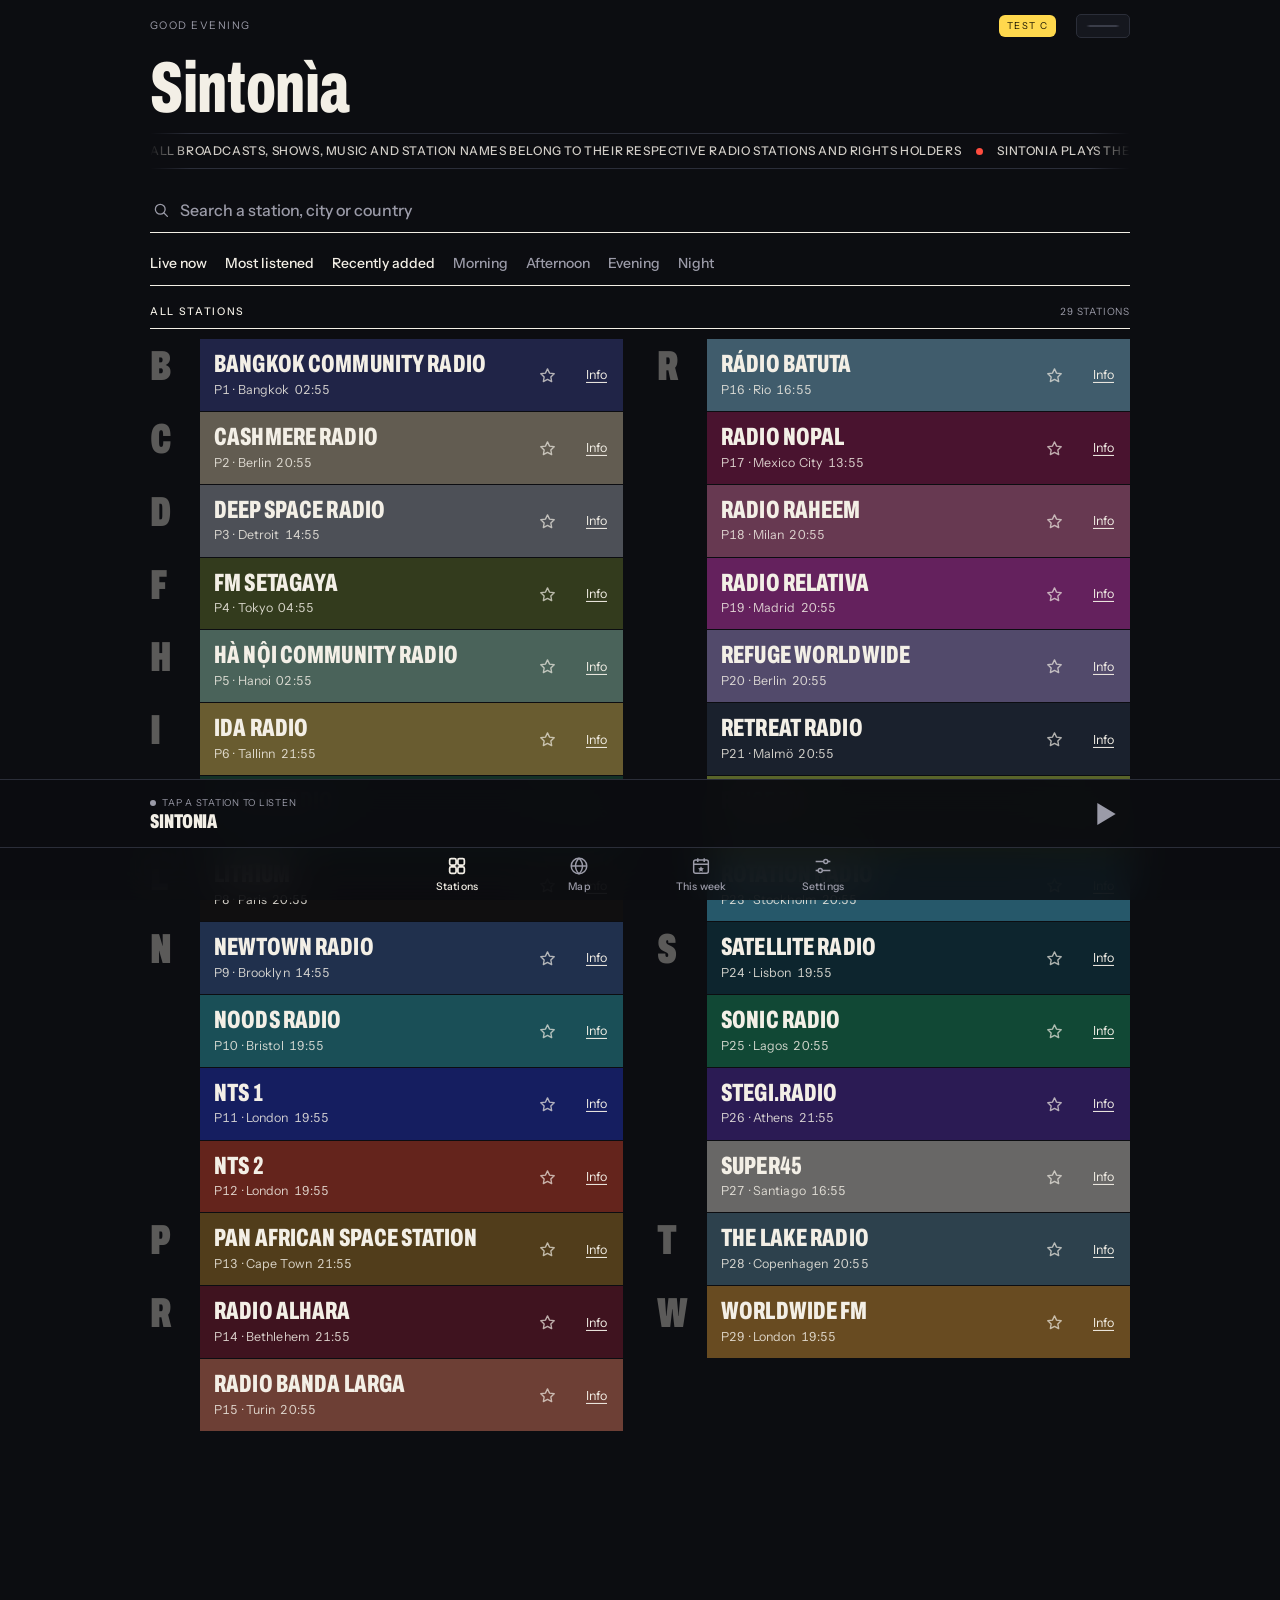
<file: prova-c/index.html>
<!doctype html>
<html lang="en" data-look="a">
<head>
<meta charset="utf-8">
<meta name="viewport" content="width=device-width, initial-scale=1, viewport-fit=cover">
<title>Sintonia (test C)</title>
<meta name="robots" content="noindex">
<meta name="apple-mobile-web-app-capable" content="yes">
<meta name="mobile-web-app-capable" content="yes">
<meta name="apple-mobile-web-app-status-bar-style" content="black-translucent">
<meta name="apple-mobile-web-app-title" content="Sintonia C">
<meta name="theme-color" content="#0C0D11">
<link rel="manifest" href="../manifest.webmanifest">
<link rel="apple-touch-icon" href="../apple-touch-icon.png?v=7">
<link rel="icon" type="image/png" sizes="192x192" href="../icon-192.png?v=7">
<script>
/* Theme and background, applied before the page paints. One palette, used by the Settings section too. */
window.SintoniaTheme = (function () {
  var BG = {
    graphite: { name: "Graphite", dark: ["#0C0D11", "#15171E", "#2B2E39"], light: ["#F1F2F4", "#FFFFFF", "#D9DCE2"] },
    navy:     { name: "Navy",     dark: ["#0A0F1E", "#121A2E", "#24304A"], light: ["#E9EFF8", "#F9FBFE", "#CBD6E6"] },
    plum:     { name: "Plum",     dark: ["#130C16", "#1D1422", "#352840"], light: ["#F3ECF3", "#FCF8FC", "#E0D1DF"] },
    pine:     { name: "Pine",     dark: ["#0A1311", "#111D1A", "#22352F"], light: ["#E8F1EC", "#F8FBF9", "#CDE0D6"] },
    cocoa:    { name: "Cocoa",    dark: ["#15100D", "#1F1814", "#382C24"], light: ["#F3EDE6", "#FCF9F5", "#E2D5C8"] }
  };
  var INK = {
    dark:  { ink: "#F3EFE6", muted: "#9B9BA8", live: "#FF4D3F", tick: "#4A4E5C", "tick-2": "#2A2D38", rule: "#3A3E4B", land: "#343947",
             off: "#5B5E6B", "off-dot": "#3A3D49", "onair-bg": "#3A1210", "onair-ink": "#FFE9E6", ph: "#6B6E7B" },
    light: { ink: "#15171C", muted: "#5E6371", live: "#E5352B", tick: "#9EA3AE", "tick-2": "#D3D6DC", rule: "#C3C7CF", land: "#C5CAD3",
             off: "#8A8F9C", "off-dot": "#C3C7CF", "onair-bg": "#FFE3E0", "onair-ink": "#B3261E", ph: "#9EA3AE" }
  };
  function get(k, d) { try { return localStorage.getItem(k) || d; } catch (e) { return d; } }
  function mode(pref) { return pref === "auto" ? (window.matchMedia && matchMedia("(prefers-color-scheme: light)").matches ? "light" : "dark") : (pref === "light" ? "light" : "dark"); }
  function rgba(h, a) { var n = parseInt(h.slice(1), 16); return "rgba(" + (n >> 16) + "," + ((n >> 8) & 255) + "," + (n & 255) + "," + a + ")"; }
  function apply() {
    var pref = get("sintonia:theme", "dark"), bg = "graphite";
    if (!BG[bg]) bg = "graphite";
    var m = mode(pref), c = BG[bg][m], ink = INK[m], root = document.documentElement, st = root.style;
    st.setProperty("--bg", c[0]); st.setProperty("--bg-2", c[1]); st.setProperty("--line", c[2]);
    st.setProperty("--dock", rgba(c[0], m === "light" ? 0.9 : 0.88));
    for (var k in ink) st.setProperty("--" + k, ink[k]);
    st.colorScheme = m; root.setAttribute("data-theme", m);
    var tc = document.querySelector('meta[name="theme-color"]'); if (tc) tc.setAttribute("content", c[0]);
    // the iPhone status bar only reads this when the app opens
    var sb = document.querySelector('meta[name="apple-mobile-web-app-status-bar-style"]'); if (sb) sb.setAttribute("content", m === "light" ? "default" : "black-translucent");
    return { pref: pref, bg: bg, mode: m };
  }
  apply();
  return { BG: BG, apply: apply };
})();
</script>
<link rel="stylesheet" href="../fonts.css?v=2">
<style>
/* Layout: two views switched by a bottom tab bar, like an iPhone app.
   Stations: on-air header, your pinned stations, then the stations live right now, then the rest.
   Map: a dot-matrix world map with the listener's position (red, blinking) and the signal arc to the station.
   A dock at the bottom holds the mini-player and the tabs. */
   One deliberate look: a dark night-listening ground under colour-coded stations. */
@property --ph { syntax: "<length>"; inherits: false; initial-value: 0px; }

:root {
  color-scheme: dark;
  --bg: #0C0D11;
  --bg-2: #15171E;
  --ink: #F3EFE6;
  --muted: #9B9BA8;
  --line: #2B2E39;
  --live: #FF4D3F;
  --tick: #4A4E5C; --tick-2: #2A2D38; --rule: #3A3E4B; --land: #343947;
  --off: #5B5E6B; --off-dot: #3A3D49; --onair-bg: #3A1210; --onair-ink: #FFE9E6; --ph: #6B6E7B;
  --dock: rgba(12, 13, 17, .88);
  --f-display: "Archivo", "Arial Narrow", "Helvetica Neue", sans-serif;
  --f-body: "Instrument Sans", "Helvetica Neue", Arial, sans-serif;
  --f-mono: "Instrument Sans", "Helvetica Neue", Arial, sans-serif; /* the small capital labels (once a typewriter face) */
}

* { box-sizing: border-box; -webkit-tap-highlight-color: transparent; }
[hidden] { display: none !important; }
/* the page never moves sideways, whatever the screen width */
html { background: var(--bg); overflow-x: hidden; overscroll-behavior-x: none; }
body {
  margin: 0;
  overflow-x: clip;
  background: var(--bg);
  color: var(--ink);
  font-family: var(--f-body);
  font-size: 14px;
  line-height: 1.45;
  font-variant-numeric: tabular-nums; /* clocks don't wobble as they tick */
  padding-left: max(16px, env(safe-area-inset-left, 0px));
  padding-right: max(16px, env(safe-area-inset-right, 0px));
  padding-top: calc(env(safe-area-inset-top, 0px) + 14px);
  padding-bottom: calc(env(safe-area-inset-bottom, 0px) + 168px);
  -webkit-text-size-adjust: 100%;
}
.wrap { max-width: 980px; margin: 0 auto; display: grid; grid-template-columns: minmax(0, 1fr); gap: 18px; }
button { font: inherit; color: inherit; }
/* an app, not a web page: a quick second tap never zooms in (the map keeps its own gestures) */
html, body, * { touch-action: manipulation; }

/* ---------- Header ---------- */
.hero { display: grid; grid-template-columns: minmax(0, 1fr); gap: 12px; }
.topline { display: flex; align-items: center; justify-content: space-between; gap: 12px; min-width: 0; }
.eyebrow { font-family: var(--f-mono); font-size: 10.5px; letter-spacing: .14em; text-transform: uppercase; color: var(--muted); white-space: nowrap; overflow: hidden; text-overflow: ellipsis; }
/* greeting: sits where the station count used to be; tap it to change your name */
.greet {
  appearance: none; -webkit-appearance: none; background: none; border: 0; margin: 0; padding: 4px 0;
  min-width: 0; text-align: left; cursor: pointer; color: var(--muted);
}
.greet b { color: var(--ink); font-weight: 500; }
.greet:focus-visible { outline: 2px solid var(--ink); outline-offset: 3px; border-radius: 3px; }

/* first-run card asking for a name */
.hello-card {
  display: grid; gap: 10px; padding: 14px; border-radius: 14px;
  background: var(--bg-2); border: 1px solid var(--line);
}
.hello-card .k { font-family: var(--f-mono); font-size: 10px; letter-spacing: .14em; text-transform: uppercase; color: var(--muted); }
.hello-card label { font-family: var(--f-display); font-weight: 800; font-stretch: 100%; font-size: 20px; line-height: 1.1; letter-spacing: -.01em; }
.hello-row { display: grid; grid-template-columns: minmax(0, 1fr) auto; gap: 8px; }
.hello-row input {
  font: inherit; font-size: 16px; /* 16px keeps iPhone from zooming in on focus */
  padding: 11px 12px; border-radius: 10px; min-width: 0;
  border: 1px solid var(--line); background: var(--bg); color: var(--ink);
}
.hello-row input::placeholder { color: var(--ph); }
.hello-row input:focus { outline: 2px solid var(--ink); outline-offset: 1px; }
.hello-row .save {
  appearance: none; -webkit-appearance: none; border: 0; cursor: pointer;
  background: var(--ink); color: var(--bg); border-radius: 10px; padding: 0 18px;
  font-size: 15px; font-weight: 600;
}
.hello-row .save:focus-visible { outline: 2px solid var(--ink); outline-offset: 2px; }
.hello-skip {
  justify-self: start; appearance: none; -webkit-appearance: none; background: none; border: 0; padding: 2px 0; cursor: pointer;
  color: var(--muted); font-size: 13px; text-decoration: underline; text-underline-offset: 3px;
}
h1, .title {
  margin: 0;
  font-family: var(--f-display);
  font-weight: 900;
  font-stretch: 125%;
  font-size: clamp(38px, 12vw, 72px);
  line-height: .9;
  letter-spacing: -.04em;
  white-space: nowrap;
}
/* the logo: the original wordmark, Archivo wide and black like the page titles */
/* the last "a" turns once, like a knob being tuned */
h1.logo .lg-a { display: inline-block; transform-origin: 54% 56%; } /* the middle of the letter itself, so it turns in place */
h1.logo .lg-a.spin { animation: a-spin 1.1s cubic-bezier(.35, .05, .2, 1); }
@keyframes a-spin { from { transform: rotate(0deg); } to { transform: rotate(360deg); } }
/* the signal, no words: a flat line when nothing plays, a wave that flows while a station is on (once the words ON AIR) */
.testtag { flex: none; font-family: var(--f-mono); font-size: 9.5px; letter-spacing: .14em; text-transform: uppercase; padding: 4px 8px; border-radius: 6px; background: #FFD84D; color: #1A1400; margin-left: auto; margin-right: 8px; }
.onair {
  flex: none;
  padding: 5px 9px; border-radius: 5px;
  border: 1.5px solid var(--line); background: var(--bg-2);
  display: flex; align-items: center;
}
.onair .sig { display: block; -webkit-mask-image: linear-gradient(90deg, transparent, #000 12%, #000 88%, transparent); mask-image: linear-gradient(90deg, transparent, #000 12%, #000 88%, transparent); }
.onair .sig path { fill: none; stroke: var(--off-dot); stroke-width: 1.8; stroke-linecap: round; stroke-linejoin: round; }
.onair .sig-live, .onair .sig-noise { display: none; }
/* the signal is the station's own: dressed in its colours like its tile, with a wave drawn from its name (see setSig); while it tunes in, static */
body[data-state="live"] .onair, body[data-state="loading"] .onair { border-color: color-mix(in srgb, var(--bar-t) 18%, var(--bar-c)); background: var(--bar-c); box-shadow: 0 0 22px -4px var(--glow); }
body[data-state="live"] .onair .sig-idle, body[data-state="loading"] .onair .sig-idle { display: none; }
body[data-state="live"] .onair .sig-live { display: inline; stroke: var(--bar-t); }
body[data-state="loading"] .onair .sig-noise { display: inline; stroke: var(--bar-t); stroke-width: 1.3; opacity: .85; }

/* ---------- Map view ---------- */
.view { display: grid; grid-template-columns: minmax(0, 1fr); gap: 18px; min-width: 0; }
.world { display: grid; grid-template-columns: minmax(0, 1fr); border-radius: 14px; background: var(--bg-2); border: 1px solid var(--line); overflow: hidden; }
.map {
  position: relative; width: 100%; aspect-ratio: 1 / 1; max-height: 64vh; min-height: 240px;
  overflow: hidden; touch-action: none; cursor: grab; user-select: none; -webkit-user-select: none;
  -webkit-tap-highlight-color: transparent; border-bottom: 1px solid var(--line);
}
.map.grabbing { cursor: grabbing; }
.map canvas, .map > svg { position: absolute; inset: 0; width: 100%; height: 100%; display: block; }
.map-ctl { position: absolute; top: 10px; right: 10px; display: grid; gap: 6px; }
.map-ctl button {
  appearance: none; -webkit-appearance: none; cursor: pointer; padding: 0;
  width: 34px; height: 34px; border-radius: 10px; display: grid; place-items: center;
  background: var(--dock); border: 1px solid var(--line); color: var(--ink);
  -webkit-backdrop-filter: blur(8px); backdrop-filter: blur(8px);
}
.map-ctl button:focus-visible { outline: 2px solid var(--ink); outline-offset: 2px; }
.map-ctl svg { width: 16px; height: 16px; fill: none; stroke: currentColor; stroke-width: 1.6; stroke-linecap: round; }
.map-ctl .dot { fill: currentColor; stroke: none; }
#z-home .i-me, #z-home[data-to="me"] .i-world { display: none; }
#z-home[data-to="me"] .i-me { display: block; }
.m-under { fill: none; stroke: var(--ink); stroke-opacity: .16; stroke-width: 1; }
.m-line { fill: none; stroke-linecap: round; stroke-linejoin: round; stroke-dasharray: .01 5; }
.m-st { fill: var(--bg-2); stroke: var(--muted); stroke-width: 1.4; }
.m-st.on { stroke: var(--ink); }
.m-code, .m-n {
  font-family: var(--f-mono); font-size: 9px; font-weight: 500; letter-spacing: .08em; fill: var(--muted);
  paint-order: stroke; stroke: var(--bg-2); stroke-width: 3px; stroke-linejoin: round;
}
.m-code.on, .m-n { fill: var(--ink); }

/* reactions: four symbols to send while a station plays; they cross the map for whoever has Sintonia open */
.react { display: flex; align-items: center; justify-content: space-between; gap: 12px; padding: 10px 12px; border-bottom: 1px solid var(--line); }
.react-k { min-width: 0; display: grid; gap: 3px; font-family: var(--f-mono); font-size: 10px; letter-spacing: .1em; text-transform: uppercase; color: var(--muted); }
.react-k b { color: var(--ink); font-weight: 600; font-size: 11px; white-space: nowrap; overflow: hidden; text-overflow: ellipsis; }
.react-b { display: flex; gap: 6px; flex: none; }
.react-b button { appearance: none; -webkit-appearance: none; cursor: pointer; padding: 0; width: 40px; height: 40px; border-radius: 50%;
  border: 1.5px solid currentColor; background: none; color: var(--ink); display: grid; place-items: center; transition: transform .15s, background-color .15s, color .15s; }
.react-b button svg { width: 21px; height: 21px; fill: none; stroke: currentColor; stroke-width: 1.6; stroke-linecap: round; stroke-linejoin: round; }
.react-b button:disabled { opacity: .32; cursor: default; }
.react-b button.sent { background: var(--ink); color: var(--bg); transform: scale(.92); }
.react-b button:focus-visible { outline: 2px solid var(--ink); outline-offset: 2px; }
.lg-react { flex: none; width: 13px; height: 13px; margin: 0 -2px; fill: none; stroke: var(--ink); stroke-width: 2; stroke-linecap: round; stroke-linejoin: round; }
#m-react .rx-in { transform-box: fill-box; transform-origin: center; animation: rx-rise 2.6s ease-out both; }
#m-react .rx-in path { fill: none; stroke: var(--bg); stroke-width: 2.2; stroke-linecap: round; stroke-linejoin: round; }
#m-react .rx-spark { fill: none; stroke-width: 2.6; stroke-linecap: round; stroke-dasharray: .06 1.2; stroke-dashoffset: .06; animation: rx-spark 1s ease-in both; }
@keyframes rx-rise { 0% { transform: translateY(0) scale(.3); opacity: 0; } 12% { transform: translateY(-4px) scale(1.12); opacity: 1; }
  24% { transform: translateY(-6px) scale(1); } 70% { opacity: 1; } 100% { transform: translateY(-30px) scale(1); opacity: 0; } }
@keyframes rx-spark { to { stroke-dashoffset: -1; } }
@media (prefers-reduced-motion: reduce) {
  #m-react .rx-in { animation-name: rx-fade; }
  #m-react .rx-spark { display: none; }
}
@keyframes rx-fade { 0%, 100% { opacity: 0; } 10%, 75% { opacity: 1; } }

.me { display: none; }
.me.on { display: inline; }
.me .core { fill: var(--live); }
.me .ping { fill: none; stroke: var(--live); stroke-width: 1.2; opacity: 0; transform-box: fill-box; transform-origin: center; }
.legend { display: grid; gap: 6px; padding: 4px 12px 12px; font-size: 13px; }
.lg-row { display: flex; align-items: center; gap: 8px; min-width: 0; }
.lg-row i { flex: none; width: 9px; height: 9px; border-radius: 50%; box-sizing: border-box; }
.lg-you { background: var(--live); }
.lg-others { background: var(--ink); opacity: .85; }
.lg-row .lg-st { border-radius: 2px; background: var(--bg-2); border: 1.5px solid var(--muted); width: 8px; height: 8px; margin: 0 .5px; }
.m-others circle { fill: var(--ink); opacity: .85; }
.lg-row span { min-width: 0; color: var(--muted); overflow-wrap: anywhere; }
.lg-row b { color: var(--ink); font-weight: 600; }

.locate { display: grid; gap: 8px; padding: 14px; border-radius: 14px; background: var(--bg-2); border: 1px solid var(--line); }
.locate strong { font-family: var(--f-display); font-weight: 800; font-size: 18px; line-height: 1.15; }
.locate p { margin: 0; color: var(--muted); font-size: 13px; max-width: 52ch; }
.loc-acts { display: flex; flex-wrap: wrap; align-items: center; gap: 8px 22px; }
.btn {
  justify-self: start; appearance: none; -webkit-appearance: none; border: 0; cursor: pointer;
  background: var(--ink); color: var(--bg); border-radius: 10px; padding: 11px 16px; font-size: 15px; font-weight: 600;
}
.btn:disabled { opacity: .6; cursor: default; }
.btn.ghost { background: none; color: var(--muted); padding: 2px 0; font-size: 13px; font-weight: 500; text-decoration: underline; text-underline-offset: 3px; }
.btn:focus-visible { outline: 2px solid var(--ink); outline-offset: 2px; }


/* ---------- Your stations, live now, more ---------- */
.sec { display: grid; gap: 10px; min-width: 0; }
.sec[hidden] { display: none; }
.sec-h {
  margin: 0; display: flex; justify-content: space-between; align-items: baseline; gap: 10px; min-width: 0;
  font-family: var(--f-mono); font-weight: 500; font-size: 10.5px; letter-spacing: .16em; text-transform: uppercase; color: var(--ink);
}
.sec-h small { font-size: 10px; font-weight: 400; letter-spacing: .08em; color: var(--muted); white-space: nowrap; }
.live-i { display: inline-block; width: 7px; height: 7px; border-radius: 50%; background: var(--live); margin-right: 7px; box-shadow: 0 0 8px var(--live); vertical-align: 1px; }
.favs {
  display: flex; gap: 10px; overflow-x: auto; scrollbar-width: none; scroll-snap-type: x proximity;
  margin: -3px -16px -2px; padding: 6px 16px 8px; scroll-padding: 0 16px; /* room for the ring of the card that's playing */
}
.favs::-webkit-scrollbar { display: none; }
.mini {
  position: relative; flex: none; display: flex; width: 136px; height: 128px; border-radius: 16px;
  overflow: hidden; isolation: isolate; background: var(--c); color: var(--t); scroll-snap-align: start;
}
.mini .tune { padding: 11px; border-radius: 16px; gap: 8px; }
.mini .knob { width: 30px; height: 30px; }
.mini .mt { display: grid; gap: 5px; min-width: 0; }
.mini .nm {
  font-family: var(--f-display); font-weight: 850; font-stretch: 62%; font-size: 22px; line-height: .88; letter-spacing: -.01em;
  text-transform: uppercase; overflow-wrap: anywhere;
  display: -webkit-box; -webkit-line-clamp: 2; -webkit-box-orient: vertical; overflow: hidden;
}
.mini .nm.keepcase { text-transform: none; }
.mini .mm { font-family: var(--f-mono); font-size: 9px; letter-spacing: .06em; text-transform: uppercase; opacity: .82; white-space: nowrap; overflow: hidden; text-overflow: ellipsis; }
.mini.on { box-shadow: 0 0 0 2px var(--bg), 0 0 0 4px var(--c); }
/* the star that pins a station to "Your stations" */
.pin {
  appearance: none; -webkit-appearance: none; position: absolute; right: 6px; bottom: 6px; z-index: 2;
  width: 36px; height: 36px; padding: 0; border: 0; border-radius: 50%; background: none; color: var(--t);
  display: grid; place-items: center; cursor: pointer; opacity: .7;
}
.pin svg { width: 17px; height: 17px; fill: none; stroke: currentColor; stroke-width: 1.6; stroke-linejoin: round; }
.pin[aria-pressed="true"] { opacity: 1; }
.pin[aria-pressed="true"] svg { fill: currentColor; }
.mini .pin { top: 4px; bottom: auto; right: 4px; }
/* in New in, and on the big tiles of stations that just arrived */
.newtag { display: inline-block; font-family: var(--f-mono); font-size: 8.5px; font-weight: 600; letter-spacing: .14em; text-transform: uppercase; padding: 2px 5px; border-radius: 4px; background: var(--t); color: var(--c); }
.mini .newtag { margin-bottom: 1px; justify-self: start; }
.favs.stack { display: grid; grid-template-columns: minmax(0, 1fr); gap: 8px; overflow: visible; scroll-snap-type: none; margin: 0; padding: 0; }
.favs.stack .mini { width: auto; height: auto; border-radius: 14px; }
.favs.stack .mini .tune { flex-direction: row; align-items: center; justify-content: flex-start; gap: 12px; padding: 10px 52px 10px 11px; border-radius: 14px; }
.favs.stack .mini .mt { gap: 4px; }
.favs.stack .mini .nm { font-size: 21px; line-height: .95; }
.favs.stack .mini .pin { top: 50%; bottom: auto; right: 6px; transform: translateY(-50%); }
/* on a wider screen the list takes two or three columns, so the rows don't stretch across the whole page */
@media (min-width: 700px) { .favs.stack { grid-template-columns: repeat(2, minmax(0, 1fr)); } }
@media (min-width: 1000px) { .favs.stack { grid-template-columns: repeat(3, minmax(0, 1fr)); } }
@keyframes live-blink { 50% { opacity: .25; } }
/* This week: three picks, each a wide card in the station's colour */
.picks { display: grid; gap: 10px; }
/* an event in This week (a festival, say): what's on Sintonia around it, while it lasts */
.events { display: grid; gap: 18px; }
.events:empty { display: none; }
/* the event: a card like a gig poster, minimal: the page's colours turned round (light on dark, dark on light),
   the name in big type, one accent colour (the event's own, if it has one) */
.event { --ev1: #FF4F8B; --ev-bg: var(--ink); --ev-fg: var(--bg);
  gap: 0; border-radius: 22px; overflow: hidden; border: 1px solid var(--line); background: var(--bg-2); }
.ev-hero { position: relative; isolation: isolate; overflow: hidden; display: grid; gap: 12px; padding: 16px 18px 20px; color: var(--ev-fg); background: var(--ev-bg); }
.ev-hero::after { /* the same fine grain as the station tiles */
  content: ""; position: absolute; inset: 0; z-index: -1; pointer-events: none; opacity: .14;
  background-image: url("data:image/svg+xml;utf8,<svg xmlns='http://www.w3.org/2000/svg' width='180' height='180'><filter id='n'><feTurbulence type='fractalNoise' baseFrequency='.85' numOctaves='2' stitchTiles='stitch'/><feColorMatrix values='0 0 0 0 0  0 0 0 0 0  0 0 0 0 0  0 0 0 .6 0'/></filter><rect width='100%25' height='100%25' filter='url(%23n)'/></svg>"); }
.ev-top { display: flex; justify-content: space-between; align-items: center; gap: 10px; padding-bottom: 10px; border-bottom: 1.5px solid color-mix(in srgb, var(--ev-fg) 18%, transparent); }
.ev-kick { display: inline-flex; align-items: center; gap: 8px; font-family: var(--f-mono); font-size: 10px; font-weight: 600; letter-spacing: .16em; text-transform: uppercase; }
.ev-kick::before { content: ""; width: 8px; height: 8px; border-radius: 2px; background: var(--ev1); } /* like a city on the map */
.ev-dates { flex: none; font-family: var(--f-mono); font-size: 10px; font-weight: 600; letter-spacing: .12em; text-transform: uppercase; opacity: .7; }
.ev-end { flex: none; display: inline-flex; align-items: center; gap: 10px; }
.ev-info { display: inline-flex; align-items: center; gap: 6px; padding: 6px 10px; border-radius: 999px; text-decoration: none;
  background: color-mix(in srgb, var(--ev-fg) 14%, transparent); color: var(--ev-fg);
  font-family: var(--f-mono); font-size: 9.5px; font-weight: 600; letter-spacing: .08em; text-transform: uppercase; }
.ev-arr { width: 7px; height: 7px; fill: currentColor; } /* the arrow in dots, like the title */
.ev-info[hidden] { display: none; }
.ev-info:focus-visible { outline: 2px solid var(--ev-fg); outline-offset: 2px; }
.ev-title { margin: 4px 0 0; font-family: "Doto", ui-monospace, Menlo, monospace; font-weight: 800; font-variation-settings: "ROND" 100; font-size: 48px; line-height: .9;
  letter-spacing: -.03em; word-spacing: -.3em; text-transform: uppercase; overflow-wrap: anywhere; } /* dot matrix, round dots, like a club's LED sign */
.ev-title::after { content: "."; color: var(--ev1); } /* the accent, once */
.event-note { margin: 0; font-size: 14px; line-height: 1.45; opacity: .82; }
.ev-body { display: grid; gap: 10px; padding: 14px 14px 16px; }
.ev-body:not(:has(> :not([hidden]))) { display: none; }
.event-k { margin: 2px 0 0; font-family: var(--f-mono); font-size: 9.5px; letter-spacing: .12em; text-transform: uppercase; color: var(--muted); }
.event-also { margin: 0; font-size: 13px; line-height: 1.45; color: var(--muted); }
.pick { position: relative; display: grid; grid-template-columns: auto minmax(0, 1fr); gap: 12px; align-items: center; padding: 13px 14px; border-radius: 16px;
  background: radial-gradient(120% 120% at 100% 0%, color-mix(in srgb, var(--dot, var(--c)) 30%, transparent), transparent 70%), color-mix(in srgb, var(--dot, var(--c)) 12%, var(--bg-2));
  box-shadow: inset 0 0 0 1px color-mix(in srgb, var(--dot, var(--c)) 40%, transparent); color: var(--ink); }
.pick .when { display: grid; justify-items: center; min-width: 58px; padding: 7px 6px; border-radius: 11px; background: var(--c); color: var(--t); text-align: center; }
.pick .when b { font-family: var(--f-display); font-weight: 850; font-stretch: 62%; font-size: 22px; line-height: .95; }
.pick .when span { font-family: var(--f-mono); font-size: 9px; letter-spacing: .12em; text-transform: uppercase; }
.pick .pt { display: grid; gap: 3px; min-width: 0; }
.pick .pk { font-family: var(--f-mono); font-size: 9.5px; letter-spacing: .1em; text-transform: uppercase; color: var(--muted); }
.pick .pn { font-weight: 600; font-size: 15px; line-height: 1.25; }
.pick .pw { font-size: 13px; line-height: 1.4; color: var(--muted); }
.pick button { appearance: none; -webkit-appearance: none; position: absolute; inset: 0; border: 0; background: none; border-radius: 16px; cursor: pointer; }
.tile .meta .newtag { margin-right: 2px; }
.tile .meta { padding-right: 28px; }
.pin:focus-visible { outline: 2px solid var(--t); outline-offset: -2px; }

/* ---------- Tiles ---------- */
.crate { list-style: none; margin: 0; padding: 0; display: grid; grid-template-columns: repeat(2, minmax(0, 1fr)); gap: 10px; }
@media (min-width: 900px) { .crate { grid-template-columns: repeat(4, minmax(0, 1fr)); gap: 14px; } .crate .tile { min-height: 236px; } .crate .tile:nth-child(-n+2) { grid-column: span 2; min-height: 190px; } }

.tile {
  position: relative; display: flex; min-height: 200px;
  border-radius: 18px; overflow: hidden; isolation: isolate;
  background: var(--c); color: var(--t); min-width: 0;
}
/* radio waves spreading from a different point on each tile; they ripple outward while the station plays */
.tile::before {
  content: ""; position: absolute; inset: 0; z-index: -1;
  background: repeating-radial-gradient(circle at var(--ox) var(--oy),
    transparent 0, transparent var(--ph),
    var(--ring) var(--ph), var(--ring) calc(var(--ph) + 1.5px),
    transparent calc(var(--ph) + 1.5px), transparent calc(var(--gap) + 1.5px));
}
/* print grain */
.tile::after {
  content: ""; position: absolute; inset: 0; z-index: -1; pointer-events: none; opacity: .22;
  background-image: url("data:image/svg+xml;utf8,<svg xmlns='http://www.w3.org/2000/svg' width='180' height='180'><filter id='n'><feTurbulence type='fractalNoise' baseFrequency='.85' numOctaves='2' stitchTiles='stitch'/><feColorMatrix values='0 0 0 0 0  0 0 0 0 0  0 0 0 0 0  0 0 0 .6 0'/></filter><rect width='100%25' height='100%25' filter='url(%23n)'/></svg>");
}

.tune {
  appearance: none; -webkit-appearance: none; border: 0; background: none; margin: 0;
  text-align: left; cursor: pointer; flex: 1; width: 100%; min-width: 0;
  display: flex; flex-direction: column; justify-content: space-between; align-items: stretch; gap: 12px;
  padding: 12px; border-radius: 18px;
  -webkit-user-select: none; user-select: none;
}
.tune:focus-visible { outline: 3px solid var(--ink); outline-offset: 3px; }

.knob {
  width: 34px; height: 34px; border-radius: 50%; border: 1.5px solid currentColor;
  display: grid; place-items: center; flex: none;
}
.knob svg { width: 11px; height: 11px; fill: currentColor; }
.knob .i-play { margin-left: 2px; }
.knob .i-stop, .knob .eq { display: none; }
.eq { gap: 3px; align-items: flex-end; height: 12px; }
.eq i { display: block; width: 3px; height: 100%; background: currentColor; border-radius: 1px; transform-origin: bottom; }
.eq i:nth-child(1) { transform: scaleY(.55); }
.eq i:nth-child(2) { transform: scaleY(1); }
.eq i:nth-child(3) { transform: scaleY(.7); }

.label { display: grid; grid-template-columns: minmax(0, 1fr); gap: 8px; min-width: 0; }
.now { display: grid; gap: 2px; padding-top: 8px; border-top: 1.5px solid var(--pill); min-width: 0; }
.now-k {
  font-family: var(--f-mono); font-size: 9px; letter-spacing: .12em; text-transform: uppercase; opacity: .78;
  display: flex; align-items: center; gap: 6px; flex-wrap: wrap;
}
.now-k.live { opacity: 1; font-weight: 600; }
.now-k.live::before { content: ""; width: 6px; height: 6px; border-radius: 50%; background: currentColor; animation: live-blink 1.6s ease-in-out infinite; }
.now-k .rr { border: 1px solid currentColor; border-radius: 4px; padding: 0 4px; letter-spacing: .08em; }
.now-t {
  font-size: 13px; font-weight: 600; line-height: 1.22;
  display: -webkit-box; -webkit-line-clamp: 2; -webkit-box-orient: vertical; overflow: hidden;
  overflow-wrap: anywhere;
}
.now-s { font-size: 11.5px; opacity: .78; white-space: nowrap; overflow: hidden; text-overflow: ellipsis; }

.name {
  display: block; min-width: 0;
  font-family: var(--f-display); font-weight: 850; font-stretch: 62%;
  font-size: clamp(23px, 6.8vw, 36px); line-height: .86; letter-spacing: -.01em;
  text-transform: uppercase; text-wrap: balance;
}
.meta {
  font-family: var(--f-mono); font-size: 9.5px; letter-spacing: .06em; text-transform: uppercase;
  display: flex; gap: 5px; flex-wrap: wrap; opacity: .82; font-variant-numeric: tabular-nums;
}

.sched {
  position: absolute; top: 12px; right: 12px; z-index: 2;
  font-family: var(--f-mono); font-size: 9px; letter-spacing: .05em; text-transform: uppercase;
  color: var(--t); text-decoration: none; background: var(--pill);
  padding: 6px 8px; border-radius: 999px;
}
.sched:focus-visible { outline: 2px solid var(--t); outline-offset: 2px; }

/* selected station */
.tile.on { box-shadow: 0 0 0 2px var(--bg), 0 0 0 4px var(--c), 0 18px 50px -18px var(--c); }
.tile.on .knob, .mini.on .knob { background: var(--t); color: var(--c); border-color: var(--t); }
.on.live .knob .i-play, .on.loading .knob .i-play { display: none; }
.on.live .knob .eq { display: flex; }
.on.loading .knob .i-stop { display: block; }

/* station colours (--dot is the brighter version used on the dark receiver) */
.tile, .mini { --dot: var(--c); }
[data-id="nts1"]     { --c:#2337D6; --t:#F4F1E8; --ring:rgba(255,255,255,.13); --pill:rgba(255,255,255,.2);  --ox:100%; --oy:0%;   --gap:13px; --dot:#5468FF; }
[data-id="nts2"]     { --c:#E8472C; --t:#1C0C08; --ring:rgba(0,0,0,.13);       --pill:rgba(0,0,0,.16);       --ox:0%;   --oy:100%; --gap:11px; }
[data-id="refuge"]   { --c:#BBA6F2; --t:#17112A; --ring:rgba(0,0,0,.11);       --pill:rgba(0,0,0,.14);       --ox:50%;  --oy:125%; --gap:15px; }
[data-id="rinse"]    { --c:#CDE650; --t:#141B05; --ring:rgba(0,0,0,.12);       --pill:rgba(0,0,0,.14);       --ox:0%;   --oy:0%;   --gap:9px;  }
[data-id="wwfm"]     { --c:#F3A93A; --t:#1E1203; --ring:rgba(0,0,0,.12);       --pill:rgba(0,0,0,.15);       --ox:100%; --oy:100%; --gap:17px; }
[data-id="kiosk"]    { --c:#1D6847; --t:#EEF5EC; --ring:rgba(255,255,255,.12); --pill:rgba(255,255,255,.2);  --ox:30%;  --oy:-20%; --gap:12px; --dot:#2E9A68; }
[data-id="raheem"]   { --c:#F07CB0; --t:#2A0A18; --ring:rgba(0,0,0,.12);       --pill:rgba(0,0,0,.15);       --ox:115%; --oy:45%;  --gap:14px; }
[data-id="cashmere"] { --c:#E4D2B1; --t:#2A2116; --ring:rgba(0,0,0,.10);       --pill:rgba(0,0,0,.13);       --ox:-15%; --oy:60%;  --gap:10px; }
[data-id="noods"]    { --c:#2FB3BF; --t:#061A1D; --ring:rgba(0,0,0,.12);       --pill:rgba(0,0,0,.15);       --ox:80%;  --oy:35%;  --gap:8px;  }
[data-id="stegi"]    { --c:#5A2FB8; --t:#F1ECFB; --ring:rgba(255,255,255,.12); --pill:rgba(255,255,255,.18); --ox:110%; --oy:-10%; --gap:16px; --dot:#8C66F2; }
[data-id="alhara"]   { --c:#8C1D35; --t:#F8E9EC; --ring:rgba(255,255,255,.11); --pill:rgba(255,255,255,.18); --ox:20%;  --oy:110%; --gap:12px; --dot:#D63B5C; }
[data-id="batuta"]   { --c:#8FD3F4; --t:#08202C; --ring:rgba(0,0,0,.11);       --pill:rgba(0,0,0,.13);       --ox:-10%; --oy:20%;  --gap:10px; }
[data-id="super45"]  { --c:#F1EEE6; --t:#1A1915; --ring:rgba(0,0,0,.09);       --pill:rgba(0,0,0,.09);       --ox:60%;  --oy:-15%; --gap:13px; }
[data-id="deepspace"]{ --c:#AEB4BF; --t:#12151B; --ring:rgba(0,0,0,.11);       --pill:rgba(0,0,0,.13);       --ox:50%;  --oy:50%;  --gap:9px;  }
[data-id="newtown"]  { --c:#3E64A8; --t:#EEF2FA; --ring:rgba(255,255,255,.12); --pill:rgba(255,255,255,.18); --ox:-10%; --oy:110%; --gap:13px; --dot:#6F93D8; }
[data-id="hanoi"]    { --c:#A6E3C8; --t:#0B2219; --ring:rgba(0,0,0,.11);       --pill:rgba(0,0,0,.13);       --ox:90%;  --oy:80%;  --gap:12px; }
[data-id="lithium"]  { --c:#16120F; --t:#FF4A2E; --ring:rgba(255,74,46,.16);   --pill:rgba(255,74,46,.18);   --ox:85%;  --oy:-15%; --gap:12px; --dot:#FF5A3C; }
[data-id="satellite"]{ --c:#0E4A5A; --t:#F7D774; --ring:rgba(247,215,116,.14); --pill:rgba(247,215,116,.2);  --ox:92%;  --oy:88%;  --gap:14px; --dot:#F7D774; }
[data-id="pass"]     { --c:#B8862B; --t:#1E1404; --ring:rgba(0,0,0,.12);       --pill:rgba(0,0,0,.15);       --ox:85%;  --oy:-10%; --gap:12px; }
[data-id="sonic"]    { --c:#19A06C; --t:#03170F; --ring:rgba(0,0,0,.12);       --pill:rgba(0,0,0,.15);       --ox:10%;  --oy:110%; --gap:10px; }
[data-id="lake"]     { --c:#5E8FA8; --t:#F2F8FB; --ring:rgba(255,255,255,.13); --pill:rgba(255,255,255,.2);  --ox:50%;  --oy:-20%; --gap:14px; --dot:#8FC0D8; }
[data-id="ida"]      { --c:#F4D35E; --t:#1C1702; --ring:rgba(0,0,0,.11);       --pill:rgba(0,0,0,.13);       --ox:-10%; --oy:40%;  --gap:11px; }
[data-id="retreat"]  { --c:#2E4057; --t:#F2E8CF; --ring:rgba(255,255,255,.12); --pill:rgba(255,255,255,.18); --ox:100%; --oy:60%;  --gap:13px; --dot:#7E9CC4; }
[data-id="rotation"] { --c:#4CC9F0; --t:#04202B; --ring:rgba(0,0,0,.11);       --pill:rgba(0,0,0,.13);       --ox:20%;  --oy:90%;  --gap:9px; }
[data-id="nopal"]    { --c:#A51D5C; --t:#E3F4CC; --ring:rgba(227,244,204,.14); --pill:rgba(227,244,204,.2);  --ox:18%;  --oy:-18%; --gap:12px; --dot:#8CCB5E; }
[data-id="bcr"]      { --c:#3F4697; --t:#F4EBE0; --ring:rgba(255,255,255,.12); --pill:rgba(255,255,255,.18); --ox:10%;  --oy:115%; --gap:13px; --dot:#7C84E0; }
[data-id="rbl"]      { --c:#FF8B6B; --t:#2A0D06; --ring:rgba(0,0,0,.11);       --pill:rgba(0,0,0,.14);       --ox:90%;  --oy:105%; --gap:11px; --dot:#FF8B6B; }
[data-id="relativa"] { --c:#E83FD0; --t:#22041C; --ring:rgba(0,0,0,.12);       --pill:rgba(0,0,0,.15);       --ox:70%;  --oy:-15%; --gap:12px; }
[data-id="setagaya"] { --c:#6E7F2E; --t:#F3F6E6; --ring:rgba(255,255,255,.12); --pill:rgba(255,255,255,.18); --ox:15%;  --oy:-20%; --gap:10px; --dot:#9DB040; }
.name.keepcase { text-transform: none; }

/* ---------- Glass and glow: stations are tinted glass; the one you play lights up and colours the app ---------- */
html { background: var(--bg); }
body { background: transparent; }
.wrap { position: relative; z-index: 1; }
/* the home's background: three soft clouds in the colours of the station you're on, drifting slowly;
   brighter while it plays, dimmer when it's paused, and they fade into the next station's colours */
@property --au1 { syntax: "<color>"; inherits: true; initial-value: transparent; }
@property --au2 { syntax: "<color>"; inherits: true; initial-value: transparent; }
@property --au3 { syntax: "<color>"; inherits: true; initial-value: transparent; }
.aura { position: fixed; inset: 0; z-index: 0; pointer-events: none; overflow: hidden; opacity: 0; --auk: 46%;
  transition: opacity .9s ease, --au1 1.6s ease, --au2 1.6s ease, --au3 1.6s ease; }
:root[data-theme="light"] .aura { --auk: 30%; }
html[data-view="stations"] .aura { opacity: .55; }
html[data-view="stations"][data-state="live"] .aura, html[data-view="stations"][data-state="loading"] .aura { opacity: 1; }
html[data-view="stations"] .wrap::before { opacity: 0; }
.aura i { position: absolute; width: 95vmax; height: 95vmax; border-radius: 50%; }
.aura i:nth-child(1) { left: -42vmax; top: -38vmax; background: radial-gradient(closest-side, color-mix(in srgb, var(--au1) var(--auk), transparent), transparent); }
.aura i:nth-child(2) { right: -48vmax; top: 18vh; background: radial-gradient(closest-side, color-mix(in srgb, var(--au2) var(--auk), transparent), transparent); }
.aura i:nth-child(3) { left: -30vmax; bottom: -55vmax; background: radial-gradient(closest-side, color-mix(in srgb, var(--au3) var(--auk), transparent), transparent); }
@media (prefers-reduced-motion: no-preference) {
  .aura i { animation: aura-drift 40s ease-in-out infinite alternate; }
  .aura i:nth-child(2) { animation-duration: 48s; animation-delay: -14s; animation-direction: alternate-reverse; }
  .aura i:nth-child(3) { animation-duration: 56s; animation-delay: -27s; }
  @keyframes aura-drift { to { transform: translate(9vmax, 7vmax) scale(1.14); } }
}
.wrap::before {
  content: ""; position: absolute; z-index: -1; pointer-events: none;
  left: -40%; right: -40%; top: calc(-260px - env(safe-area-inset-top, 0px)); height: 760px;
  background: radial-gradient(50% 50% at 50% 42%, color-mix(in srgb, var(--glow, transparent) 40%, transparent), transparent 72%);
  opacity: .5; transition: opacity .8s ease;
}
html[data-state="live"] .wrap::before, html[data-state="loading"] .wrap::before { opacity: 1; }
.dock { background: var(--dock-glow, var(--dock)); }
.tile:not(.on), .mini:not(.on) {
  background:
    radial-gradient(130% 95% at var(--ox) var(--oy), color-mix(in srgb, var(--dot) 34%, transparent), transparent 70%),
    color-mix(in srgb, var(--dot) 12%, var(--bg-2));
  color: var(--ink);
  box-shadow: inset 0 0 0 1px color-mix(in srgb, var(--dot) 40%, transparent);
  --ring: color-mix(in srgb, var(--dot) 15%, transparent);
  --pill: color-mix(in srgb, var(--dot) 20%, transparent);
  --hue: var(--dot);
}
:root[data-theme="light"] .tile:not(.on), :root[data-theme="light"] .mini:not(.on) {
  background:
    radial-gradient(130% 95% at var(--ox) var(--oy), color-mix(in srgb, var(--c) 42%, transparent), transparent 70%),
    color-mix(in srgb, var(--c) 14%, var(--bg-2));
  box-shadow: inset 0 0 0 1px color-mix(in srgb, var(--c) 55%, transparent);
  --ring: color-mix(in srgb, var(--c) 22%, transparent);
  --pill: color-mix(in srgb, var(--c) 24%, transparent);
  --hue: color-mix(in srgb, var(--c) 66%, #000);
}
.tile:not(.on) .name, .mini:not(.on) .nm, .tile:not(.on) .pin, .mini:not(.on) .pin { color: var(--hue); }
.tile:not(.on) .sched { color: var(--ink); }
.tile:not(.on)::after { opacity: .1; }
.tile.out { display: none !important; }

/* ---------- Where it's… (local time of day at each station) ---------- */
.moods { display: grid; grid-template-columns: repeat(5, minmax(0, 1fr)); gap: 4px; padding: 4px; border-radius: 14px; background: var(--bg-2); border: 1px solid var(--line); }
.mood {
  appearance: none; -webkit-appearance: none; border: 0; background: none; cursor: pointer; min-width: 0;
  display: grid; justify-items: center; gap: 4px; padding: 9px 2px 8px; border-radius: 10px; color: var(--muted);
}
.mood svg { width: 18px; height: 18px; fill: none; stroke: currentColor; stroke-width: 1.5; stroke-linecap: round; stroke-linejoin: round; }
.mood svg .f { fill: currentColor; stroke: none; }
.mood span { font-family: var(--f-mono); font-size: clamp(8px, 2.5vw, 9.5px); letter-spacing: .06em; text-transform: uppercase; color: var(--ink); white-space: nowrap; }
.mood[aria-checked="true"] { background: var(--chip, var(--ink)); color: var(--chip-t, var(--bg)); }
.mood[aria-checked="true"] span { color: inherit; }
.mood:focus-visible { outline: 2px solid var(--ink); outline-offset: 1px; }
/* search: a station by name, city or country */
.search { display: flex; align-items: center; gap: 10px; height: 46px; padding: 0 5px 0 14px; border-radius: 14px; background: var(--bg-2); border: 1px solid var(--line); color: var(--muted); cursor: text; }
.search:focus-within { border-color: color-mix(in srgb, var(--ink) 55%, transparent); color: var(--ink); }
.search svg { width: 18px; height: 18px; flex: none; fill: none; stroke: currentColor; stroke-width: 1.7; stroke-linecap: round; }
.search input { flex: 1; min-width: 0; height: 100%; padding: 0; border: 0; outline: 0; background: none; color: var(--ink);
  font: 500 16px/1.2 var(--f-body); -webkit-appearance: none; appearance: none; } /* 16px: an iPhone doesn't zoom in on it */
.search input::placeholder { color: var(--muted); opacity: 1; }
.search input::-webkit-search-cancel-button, .search input::-webkit-search-decoration { -webkit-appearance: none; display: none; }
.search button { appearance: none; -webkit-appearance: none; flex: none; width: 36px; height: 36px; padding: 0; border: 0; border-radius: 10px; background: none; color: var(--muted); display: grid; place-items: center; cursor: pointer; }
.search button:focus-visible { outline: 2px solid var(--ink); outline-offset: 1px; }
.moods.off { opacity: .38; } /* while you search, the time of day steps aside */
/* the filters, in the same column as the search bar and the tiles: what's live, what you listen to most, what's new;
   then where it's morning, afternoon, evening or night, as one segmented bar in a quieter colour.
   Nothing chosen: every station. Tap one to narrow the list, tap it again for all of them */
.chips { display: grid; gap: 8px; }
.chip-kinds { display: grid; grid-template-columns: repeat(3, minmax(0, 1fr)); gap: 8px; }
.chip-times { display: grid; grid-template-columns: repeat(4, minmax(0, 1fr)); gap: 2px; padding: 3px; border-radius: 999px;
  background: color-mix(in srgb, var(--ink) 4%, transparent); border: 1px solid var(--line); }
.chips .chip { appearance: none; -webkit-appearance: none; min-width: 0; padding: 11px 2px; border-radius: 999px; border: 1px solid var(--line); background: var(--bg-2); color: var(--ink); cursor: pointer;
  font-family: var(--f-mono); font-size: clamp(9px, 2.6vw, 10.5px); font-weight: 600; letter-spacing: .07em; text-transform: uppercase; white-space: nowrap; text-align: center; overflow: hidden; text-overflow: ellipsis; }
.chip-times .chip { padding: 8px 2px; border-color: transparent; background: none; color: var(--muted); }
.chips .chip[aria-pressed="true"] { background: var(--chip, var(--ink)); border-color: transparent; color: var(--chip-t, var(--bg)); }
.chips .chip:focus-visible { outline: 2px solid var(--ink); outline-offset: 1px; }
@media (max-width: 399px) { .chips .chip { letter-spacing: .04em; } } /* small phones: Recently added still fits */
@media (min-width: 700px) { /* room for both groups on one line */
  .chips { grid-template-columns: auto auto; justify-content: start; align-items: center; gap: 12px; }
  .chip-kinds, .chip-times { grid-template-columns: none; grid-auto-flow: column; }
  .chips .chip { padding-left: 14px; padding-right: 14px; font-size: 10.5px; }
}
.chips.off { opacity: .38; } /* while you search, the filters step aside */
.mood-where { margin: 0; font-family: var(--f-mono); font-size: 10px; letter-spacing: .08em; text-transform: uppercase; color: var(--muted); }
.mood-where b { color: var(--ink); font-weight: 500; }
.mood-empty { margin: 0; color: var(--muted); font-size: 13px; }

/* ---------- Sheets: Now playing (track, songs heard) and station Info ---------- */
.np { cursor: pointer; }
.sheet-back { position: fixed; inset: 0; z-index: 40; background: rgba(0, 0, 0, .5); }
.sheet {
  position: fixed; left: 0; right: 0; bottom: 0; z-index: 41; max-height: 88vh; overflow-y: auto; overscroll-behavior: contain;
  background: var(--bg); border-radius: 22px 22px 0 0; border-top: 1px solid var(--line);
  padding: 0 0 calc(env(safe-area-inset-bottom, 0px) + 26px); box-shadow: 0 -20px 60px -20px rgba(0, 0, 0, .6);
}
@media (prefers-reduced-motion: no-preference) {
  .sheet:not([hidden]) { animation: sheet-up .28s cubic-bezier(.2, .8, .2, 1); }
  @keyframes sheet-up { from { transform: translateY(48px); opacity: 0; } }
}
.sheet-grab { width: 38px; height: 5px; border-radius: 3px; background: var(--line); margin: 8px auto 6px; }
.sheet-x {
  appearance: none; -webkit-appearance: none; position: absolute; top: 22px; right: 26px; z-index: 3; width: 32px; height: 32px; padding: 0;
  border: 0; border-radius: 50%; background: rgba(0, 0, 0, .25); color: #fff; font-size: 18px; line-height: 32px; cursor: pointer;
}
.sheet-in { max-width: 640px; margin: 0 auto; padding: 0 14px; display: grid; gap: 20px; }
.sh-head { position: relative; border-radius: 18px; padding: 16px 16px 15px; background: var(--c); color: var(--t); display: grid; gap: 8px; overflow: hidden; isolation: isolate; }
.sh-head::before {
  content: ""; position: absolute; inset: 0; z-index: -1;
  background: repeating-radial-gradient(circle at var(--ox) var(--oy), transparent 0, transparent calc(var(--gap) - 1.5px), var(--ring) calc(var(--gap) - 1.5px), var(--ring) var(--gap));
}
.sh-k { font-family: var(--f-mono); font-size: 10px; letter-spacing: .12em; text-transform: uppercase; opacity: .82; padding-right: 40px; }
.sh-name { margin: 0; font-family: var(--f-display); font-weight: 850; font-stretch: 62%; font-size: 40px; line-height: .86; text-transform: uppercase; overflow-wrap: anywhere; }
.sh-name.keepcase { text-transform: none; }
.sh-show { margin: 0; font-size: 14.5px; font-weight: 600; line-height: 1.3; }
.sh-show span { font-weight: 400; opacity: .85; }
.sh-desc { margin: 0; font-size: 14px; line-height: 1.45; max-width: 52ch; }
.sh-acts { display: flex; flex-wrap: wrap; gap: 8px; margin-top: 4px; }
.sh-btn {
  appearance: none; -webkit-appearance: none; border: 0; border-radius: 999px; padding: 9px 15px; cursor: pointer;
  font-size: 14px; font-weight: 600; background: var(--t); color: var(--c);
}
.sh-btn.ghost { background: var(--pill); color: var(--t); }
.sh-sec { display: grid; gap: 10px; }
.sh-sec h3 { margin: 0; display: flex; justify-content: space-between; align-items: baseline; font-family: var(--f-mono); font-weight: 500; font-size: 10.5px; letter-spacing: .16em; text-transform: uppercase; color: var(--ink); }
.sh-clear { appearance: none; border: 0; background: none; color: var(--muted); font: inherit; font-weight: 400; letter-spacing: .08em; cursor: pointer; padding: 0; }
.song { display: grid; gap: 2px; }
.song b { font-size: 18px; line-height: 1.2; }
.song span { color: var(--muted); font-size: 14px; }
.finds { display: flex; flex-wrap: wrap; gap: 6px; }
.find {
  appearance: none; -webkit-appearance: none; cursor: pointer; font: inherit; font-size: 13px; color: var(--ink); text-decoration: none;
  border: 1px solid var(--line); border-radius: 999px; padding: 7px 11px; background: var(--bg-2);
}
.empty { margin: 0; color: var(--muted); font-size: 13.5px; line-height: 1.4; }
.heard { list-style: none; margin: 0; padding: 0; display: grid; gap: 8px; }
.heard details { border-radius: 12px; background: var(--bg-2); border: 1px solid var(--line); }
.heard summary { list-style: none; display: grid; grid-template-columns: 8px minmax(0, 1fr) auto; gap: 11px; align-items: center; padding: 10px 12px; cursor: pointer; }
.heard summary::-webkit-details-marker { display: none; }
.heard summary i { width: 8px; height: 8px; border-radius: 50%; }
.heard summary small { color: var(--muted); font-size: 16px; transition: transform .2s; }
.heard details[open] summary small { transform: rotate(90deg); }
.heard .ht { display: grid; gap: 2px; min-width: 0; }
.heard .ht b { font-size: 14px; white-space: nowrap; overflow: hidden; text-overflow: ellipsis; }
.heard .ht span { font-size: 12px; color: var(--muted); white-space: nowrap; overflow: hidden; text-overflow: ellipsis; }
.heard .finds { padding: 0 12px 12px 31px; }
.sh-facts { margin: 0; display: grid; grid-template-columns: auto minmax(0, 1fr); gap: 9px 16px; font-size: 14px; }
.sh-facts dt { font-family: var(--f-mono); font-size: 10px; letter-spacing: .1em; text-transform: uppercase; color: var(--muted); padding-top: 3px; }
.sh-facts dd { margin: 0; }
.sh-links { display: grid; gap: 8px; }
.sh-links a { display: flex; justify-content: space-between; gap: 10px; padding: 13px 14px; border-radius: 12px; background: var(--bg-2); border: 1px solid var(--line); color: var(--ink); text-decoration: none; font-weight: 600; font-size: 14.5px; }
.sh-links a span { color: var(--muted); }
/* ---------- Share as a story: the picture, then the share sheet ---------- */
.story { justify-items: center; text-align: center; gap: 14px; padding-top: 4px; }
.story-h { margin: 0; padding: 0 46px; font-family: var(--f-display); font-weight: 850; font-stretch: 62%; font-size: 30px; line-height: .9; text-transform: uppercase; overflow-wrap: anywhere; }
.story-h.keepcase { text-transform: none; }
.story-prev {
  position: relative; margin: 0; height: min(50vh, 520px); aspect-ratio: 9 / 16; border-radius: 16px; overflow: hidden;
  background: var(--bg-2); border: 1px solid var(--line); box-shadow: 0 18px 50px -18px rgba(0, 0, 0, .7);
}
.story-prev img { display: block; width: 100%; height: 100%; object-fit: cover; }
.story-prev:not(.ready) img { visibility: hidden; }
.story-wait { position: absolute; inset: 0; display: grid; place-items: center; padding: 12px; color: var(--muted); font-size: 13px; }
.story-prev.ready .story-wait { display: none; }
.seg.story-mode { grid-template-columns: repeat(2, minmax(0, 1fr)); width: 190px; background: var(--bg-2); }
.seg.story-mode button { padding: 8px 0; font-size: 13.5px; }
.story-prev img { transition: opacity .2s; }
.story-prev.busy img { opacity: .55; }
.story-acts { display: grid; gap: 10px; justify-items: center; width: 100%; max-width: 380px; }
.sh-big {
  display: block; width: 100%; box-sizing: border-box; appearance: none; -webkit-appearance: none; border: 0; border-radius: 999px; padding: 14px 18px; cursor: pointer;
  font: inherit; font-size: 15.5px; font-weight: 600; text-decoration: none; text-align: center; background: var(--sc, var(--ink)); color: var(--st, var(--bg));
}
.sh-big:disabled, .sh-big[aria-disabled="true"] { opacity: .45; pointer-events: none; }
.story-tip { margin: 0; color: var(--muted); font-size: 13px; line-height: 1.4; max-width: 34ch; }
.story .finds { justify-content: center; }
.toast { position: fixed; left: 50%; bottom: calc(env(safe-area-inset-bottom, 0px) + 150px); transform: translateX(-50%); z-index: 50; background: var(--ink); color: var(--bg); padding: 9px 14px; border-radius: 999px; font-size: 13.5px; font-weight: 600; pointer-events: none; }

/* ---------- Full-screen player ---------- */
.swatch { cursor: pointer; }
.fp { position: fixed; inset: 0; z-index: 30; background: var(--bg); color: var(--ink); overflow-x: hidden; overflow-y: auto; overscroll-behavior: contain; }
.fp::before {
  content: ""; position: absolute; left: 0; right: 0; top: 0; height: 72%; pointer-events: none;
  background: radial-gradient(85% 60% at 50% 32%, color-mix(in srgb, var(--fc, transparent) 42%, transparent), transparent 72%);
}
@media (prefers-reduced-motion: no-preference) {
  .fp:not([hidden]) { animation: fp-up .3s cubic-bezier(.2, .8, .2, 1); }
  @keyframes fp-up { from { transform: translateY(60px); opacity: 0; } }
}
.fp-in {
  position: relative; box-sizing: border-box; min-height: 100%; max-width: 480px; margin: 0 auto; display: flex; flex-direction: column; gap: 18px;
  padding: calc(env(safe-area-inset-top, 0px) + 10px) max(22px, env(safe-area-inset-right, 0px)) calc(env(safe-area-inset-bottom, 0px) + 22px) max(22px, env(safe-area-inset-left, 0px));
}
.fp-top { display: grid; grid-template-columns: 40px minmax(0, 1fr) 40px; align-items: center; gap: 8px; }
.fp-k { min-width: 0; text-align: center; font-family: var(--f-mono); font-size: 10.5px; letter-spacing: .14em; text-transform: uppercase; color: var(--muted); }
.fp-k b { display: block; margin-top: 3px; color: var(--ink); font-weight: 500; white-space: nowrap; overflow: hidden; text-overflow: ellipsis; }
.fp-ib {
  appearance: none; -webkit-appearance: none; border: 0; padding: 0; width: 40px; height: 40px; border-radius: 50%; cursor: pointer;
  display: grid; place-items: center; background: color-mix(in srgb, var(--ink) 9%, transparent); color: var(--ink);
}
.fp-ib svg, .fp-act svg { width: 21px; height: 21px; fill: none; stroke: currentColor; stroke-width: 1.8; stroke-linecap: round; stroke-linejoin: round; }
.fp-ib svg circle { fill: currentColor; stroke: none; }
.fp-cover {
  position: relative; align-self: center; flex: none; width: min(100%, 44vh); aspect-ratio: 1; border-radius: 22px; overflow: hidden; isolation: isolate;
  background: var(--c); color: var(--t); box-shadow: 0 30px 60px -28px rgba(0, 0, 0, .7);
}
.fp-cover::before {
  content: ""; position: absolute; inset: 0; z-index: -1;
  background: repeating-radial-gradient(circle at var(--ox) var(--oy), transparent 0, transparent calc(var(--gap) * 1.2 - 1.5px), var(--ring) calc(var(--gap) * 1.2 - 1.5px), var(--ring) calc(var(--gap) * 1.2));
}
.fp-ck { position: absolute; left: 16px; top: 16px; font-family: var(--f-mono); font-size: 11px; letter-spacing: .12em; text-transform: uppercase; opacity: .85; }
.fp-tag {
  position: absolute; right: 14px; top: 12px; font-family: var(--f-mono); font-size: 10px; letter-spacing: .14em; text-transform: uppercase;
  padding: 5px 8px; border-radius: 6px; background: rgba(0, 0, 0, .4); color: #fff;
}
.fp-tag.on { border: 1.5px solid #FF4D3F; background: #3A1210; color: #FFE9E6; }
.fp-tag.on::before { content: "● "; color: #FF4D3F; }
.fp-nm {
  position: absolute; left: 16px; right: 16px; bottom: 14px; font-family: var(--f-display); font-weight: 850; font-stretch: 62%;
  line-height: .86; text-transform: uppercase; overflow-wrap: normal; word-break: keep-all;
}
.fp-nm.keepcase { text-transform: none; }
.fp-meta { display: grid; grid-template-columns: minmax(0, 1fr) auto; gap: 12px; align-items: start; }
.fp-mt h2 { margin: 0; font-size: 21px; line-height: 1.18; font-weight: 600; overflow-wrap: anywhere; }
.fp-mt p { margin: 4px 0 0; color: var(--muted); font-size: 14px; line-height: 1.35; }
.fp-mt p b { color: var(--ink); font-weight: 500; }
.fp-star { appearance: none; -webkit-appearance: none; border: 0; background: none; padding: 2px 0 0; cursor: pointer; font-size: 26px; line-height: 1; color: var(--fc, var(--ink)); }
.fp-bar { display: grid; gap: 7px; }
.fp-line { height: 4px; border-radius: 2px; background: color-mix(in srgb, var(--ink) 16%, transparent); position: relative; }
.fp-line i { position: absolute; left: 0; top: 0; bottom: 0; border-radius: 2px; background: var(--ink); }
.fp-line i::after { content: ""; position: absolute; right: -6px; top: -4px; width: 12px; height: 12px; border-radius: 50%; background: var(--ink); }
.fp-times { display: flex; justify-content: space-between; gap: 8px; font-family: var(--f-mono); font-size: 10.5px; letter-spacing: .06em; color: var(--muted); }
.fp-times.one { justify-content: center; }
.fp-ctrl { display: flex; justify-content: center; align-items: center; gap: 42px; }
.fp-skip, .fp-big, .fp-act, .fp-copy { appearance: none; -webkit-appearance: none; border: 0; background: none; color: var(--ink); cursor: pointer; padding: 0; font: inherit; }
.fp-skip { display: grid; justify-items: center; gap: 5px; font-family: var(--f-mono); font-size: 9.5px; letter-spacing: .1em; text-transform: uppercase; color: var(--muted); }
.fp-skip svg { width: 30px; height: 30px; fill: var(--ink); }
.fp-big { width: 76px; height: 76px; border-radius: 50%; background: var(--ink); display: grid; place-items: center; }
.fp-big svg { width: 24px; height: 24px; fill: var(--bg); }
body[data-state="loading"] .fp-big { animation: pulse 1.1s ease-in-out infinite; }
.fp-track {
  display: grid; grid-template-columns: minmax(0, 1fr) auto; gap: 10px; align-items: center; padding: 12px 14px; border-radius: 16px;
  background: color-mix(in srgb, var(--ink) 6%, transparent); border: 1px solid color-mix(in srgb, var(--ink) 9%, transparent);
}
.fp-tk { font-family: var(--f-mono); font-size: 9.5px; letter-spacing: .14em; text-transform: uppercase; color: var(--muted); }
.fp-track b { display: block; margin-top: 3px; font-size: 16px; overflow-wrap: anywhere; }
.fp-track span:not(.fp-tk) { color: var(--muted); font-size: 13.5px; }
.fp-copy { font-size: 12.5px; border: 1px solid var(--line); border-radius: 999px; padding: 7px 11px; }
.fp-nosong { margin: 0; text-align: center; color: var(--muted); font-size: 13px; }
.fp-acts { display: grid; grid-auto-flow: column; grid-auto-columns: minmax(0, 1fr); padding-top: 2px; margin-top: auto; }
.fp-act { display: grid; justify-items: center; gap: 6px; padding: 6px 0; font-size: 11px; color: var(--muted); }
.fp-act svg { color: var(--ink); }
.fp-act.on span { color: var(--ink); font-weight: 600; }
.fp-act.dim svg { opacity: .45; }
@media (max-height: 720px) {
  .fp-in { gap: 13px; }
  .fp-cover { width: min(100%, 40vh); }
  .fp-big { width: 66px; height: 66px; }
}
.sheet-pad { padding-top: 12px; }
.sh-title { margin: 0; padding-right: 46px; font-family: var(--f-display); font-weight: 850; font-stretch: 62%; font-size: 30px; line-height: .9; text-transform: uppercase; }
.sh-opts { display: grid; gap: 8px; }
.sh-opt {
  appearance: none; -webkit-appearance: none; display: flex; justify-content: space-between; gap: 10px; width: 100%; text-align: left; cursor: pointer;
  padding: 14px; border-radius: 12px; background: var(--bg-2); border: 1px solid var(--line); color: var(--ink); font: inherit; font-weight: 600; font-size: 15px;
}
.sh-opt span { color: var(--muted); font-weight: 400; }

/* ---------- "The sound of…" city page ---------- */
.cp { position: fixed; inset: 0; z-index: 34; background: var(--bg); color: var(--ink); overflow-x: hidden; overflow-y: auto; overscroll-behavior: contain; }
.cp::before {
  content: ""; position: absolute; left: 0; right: 0; top: 0; height: 520px; pointer-events: none;
  background: radial-gradient(85% 60% at 50% 18%, color-mix(in srgb, var(--cg, transparent) 30%, transparent), transparent 72%);
}
@media (prefers-reduced-motion: no-preference) {
  .cp:not([hidden]) { animation: cp-in .28s cubic-bezier(.2, .8, .2, 1); }
  @keyframes cp-in { from { transform: translateX(40px); opacity: 0; } }
}
.cp-in {
  position: relative; max-width: 560px; margin: 0 auto; display: grid; gap: 18px;
  padding: calc(env(safe-area-inset-top, 0px) + 10px) max(22px, env(safe-area-inset-right, 0px)) calc(env(safe-area-inset-bottom, 0px) + 34px) max(22px, env(safe-area-inset-left, 0px));
}
.cp-wait { margin: 40px 0; text-align: center; color: var(--muted); }
.cp-h { display: grid; gap: 7px; }
.cp-title { margin: 0; font-family: var(--f-display); font-weight: 850; font-stretch: 62%; font-size: clamp(48px, 16vw, 76px); line-height: .86; text-transform: uppercase; color: var(--ca); overflow-wrap: anywhere; }
.cp-h small { font-family: var(--f-mono); font-size: 10.5px; letter-spacing: .12em; text-transform: uppercase; color: var(--muted); }
.cp-map { border-radius: 20px; overflow: hidden; background: #23262E; box-shadow: inset 0 0 0 1px rgba(255, 255, 255, .08); }
.cp-map canvas { display: block; width: 100%; height: auto; }
.cp-intro { margin: 0; font-size: 16px; line-height: 1.5; }
.cp-born { display: flex; flex-wrap: wrap; gap: 6px; align-items: center; }
.cp-born b, .cp-names h3 { font-family: var(--f-mono); font-size: 10px; letter-spacing: .14em; text-transform: uppercase; color: var(--muted); font-weight: 500; margin: 0 4px 0 0; }
.cp-born span { font-size: 13px; padding: 6px 11px; border-radius: 999px; background: color-mix(in srgb, var(--cb) 16%, transparent); border: 1px solid color-mix(in srgb, var(--cb) 45%, transparent); }
.cp-notes { list-style: none; margin: 0; padding: 0; display: grid; gap: 15px; }
.cp-notes li { display: grid; grid-template-columns: 28px minmax(0, 1fr); gap: 12px; }
.cp-notes .n { width: 28px; height: 28px; border-radius: 50%; display: grid; place-items: center; background: var(--pin); color: var(--pin-t); font-family: var(--f-mono); font-size: 12px; font-weight: 500; }
.cp-notes .w { font-family: var(--f-mono); font-size: 10.5px; letter-spacing: .12em; text-transform: uppercase; color: var(--muted); }
.cp-notes .w i { font-style: normal; color: var(--ca); font-weight: 500; }
.cp-notes p { margin: 3px 0 0; font-size: 14.5px; line-height: 1.45; }
.cp-names { display: grid; gap: 10px; }
.cp-names ul { list-style: none; margin: 0; padding: 0; display: grid; grid-template-columns: repeat(2, minmax(0, 1fr)); gap: 8px; }
.cp-names button {
  appearance: none; -webkit-appearance: none; width: 100%; height: 100%; text-align: left; cursor: pointer; display: grid; gap: 2px; align-content: start;
  padding: 10px 12px; border-radius: 12px; font: inherit; color: var(--ink); background: var(--bg-2); border: 1px solid var(--line);
}
.cp-names b { font-size: 14px; }
.cp-names span { font-size: 12px; color: var(--muted); line-height: 1.35; }
.cp-tip { margin: 0; font-size: 12px; color: var(--muted); }
.cp-btn {
  appearance: none; -webkit-appearance: none; cursor: pointer; padding: 14px; border-radius: 999px; font: inherit; font-weight: 600; font-size: 14.5px;
  color: var(--ink); background: var(--bg-2); border: 1px solid var(--line);
}
.cp-src { margin: 0; font-size: 12px; color: var(--muted); text-align: center; }

/* ---------- Rights notice: a slow ticker under the logo ---------- */
.notice {
  position: relative; overflow: hidden; min-width: 0; padding: 10px 0;
  border-top: 1px solid var(--line); border-bottom: 1px solid var(--line);
  -webkit-mask-image: linear-gradient(90deg, transparent, #000 4%, #000 96%, transparent);
  mask-image: linear-gradient(90deg, transparent, #000 4%, #000 96%, transparent);
}
.notice-track { display: flex; width: max-content; }
.notice-track span {
  flex: none; padding-right: .7em; white-space: nowrap;
  font-family: var(--f-mono); font-size: 12px; font-weight: 500; line-height: 1.2; letter-spacing: .05em; text-transform: uppercase;
  color: color-mix(in srgb, var(--ink) 86%, transparent);
}
.notice-track i { display: inline-block; width: 7px; height: 7px; margin: 0 12px; border-radius: 50%; background: var(--live); vertical-align: .22em;
  font-size: 0; color: transparent; overflow: hidden; } /* the red separator: a round dot, larger than the · it replaces */
/* it always scrolls, as asked (Reduce Motion included), at about 45 px a second: the script sets the time from the line's length */
.notice-track { animation: notice var(--notice-s, 40s) linear infinite; }
@keyframes notice { from { transform: translateX(0); } to { transform: translateX(-50%); } }

/* ---------- Settings view ---------- */
.set-card { display: grid; gap: 12px; padding: 14px; border-radius: 14px; background: var(--bg-2); border: 1px solid var(--line); }
.set-k { font-family: var(--f-mono); font-size: 10.5px; letter-spacing: .14em; text-transform: uppercase; color: var(--muted); }
.set-note { margin: 0; font-size: 12.5px; color: var(--muted); }
.legal { margin: 4px 2px 0; font-size: 11.5px; line-height: 1.5; color: var(--muted); }
.legal a { color: inherit; text-underline-offset: 2px; }
.set-link { display: flex; justify-content: space-between; gap: 10px; padding: 12px 14px; border-radius: 12px; background: var(--bg); border: 1px solid var(--line); color: var(--ink); text-decoration: none; font-weight: 600; font-size: 14.5px; }
.set-link span { color: var(--muted); }
/* the privacy notice in the sheet (its text is read from privacy.html, so there is one copy) */
.policy { display: grid; gap: 18px; padding-bottom: 6px; }
.policy section { display: grid; gap: 8px; }
.policy h3 { margin: 0; font-family: var(--f-mono); font-weight: 600; font-size: 10.5px; letter-spacing: .16em; text-transform: uppercase; color: var(--muted); }
.policy p, .policy li { margin: 0; font-size: 14.5px; line-height: 1.5; }
.policy ul { margin: 0; padding-left: 20px; display: grid; gap: 4px; }
.policy a { color: inherit; text-underline-offset: 3px; }
.policy .pol-date { margin-top: -8px; color: var(--muted); font-size: 12.5px; }
.policy .pol-lead { font-size: 15.5px; }
.seg { display: grid; grid-template-columns: repeat(3, minmax(0, 1fr)); gap: 4px; padding: 4px; border-radius: 12px; background: var(--bg); border: 1px solid var(--line); }
.seg button {
  appearance: none; -webkit-appearance: none; border: 0; cursor: pointer; border-radius: 9px; padding: 10px 0;
  background: none; color: var(--muted); font-size: 14px; font-weight: 600;
}
.seg button[aria-checked="true"] { background: var(--ink); color: var(--bg); }
.seg button:focus-visible, .bgs button:focus-visible { outline: 2px solid var(--ink); outline-offset: 2px; }
.bgs { display: grid; grid-template-columns: repeat(5, minmax(0, 1fr)); gap: 8px; }
.bgs button {
  appearance: none; -webkit-appearance: none; background: none; border: 0; cursor: pointer; padding: 0; color: var(--muted);
  display: grid; justify-items: center; gap: 6px; font-size: 11.5px; font-weight: 500; min-width: 0;
}
.bgs .chip {
  width: 100%; max-width: 56px; aspect-ratio: 1; border-radius: 14px; position: relative;
  background: var(--sw-bg); border: 1px solid var(--sw-line);
}
.bgs .chip::after { content: ""; position: absolute; inset: 28% 28% 28% 28%; border-radius: 6px; background: var(--sw-bg2); border: 1px solid var(--sw-line); }
.bgs button[aria-checked="true"] { color: var(--ink); }
.bgs button[aria-checked="true"] .chip { box-shadow: 0 0 0 2px var(--bg-2), 0 0 0 4px var(--ink); }

/* ---------- Dock: mini-player + tab bar ---------- */
.dock {
  position: fixed; left: 0; right: 0; bottom: 0; z-index: 20;
  background: var(--dock);
  -webkit-backdrop-filter: blur(20px) saturate(150%);
  backdrop-filter: blur(20px) saturate(150%);
  border-top: 1px solid var(--line);
  -webkit-transform: translateZ(0); transform: translateZ(0);
}
/* a strip under the status bar and the Dynamic Island, so the page doesn't scroll beneath them (0 tall where there is none) */
/* scrolled down the stations, the wordmark stays at the top, small, with the signal */
.minibar {
  position: fixed; top: 0; left: 0; right: 0; z-index: 24; appearance: none; -webkit-appearance: none; border: 0; margin: 0; cursor: pointer;
  display: flex; align-items: center; justify-content: space-between; gap: 12px; color: var(--ink); text-align: left;
  padding: calc(env(safe-area-inset-top, 0px) + 9px) max(16px, env(safe-area-inset-right, 0px)) 9px max(16px, env(safe-area-inset-left, 0px));
  background: var(--dock); -webkit-backdrop-filter: blur(20px) saturate(150%); backdrop-filter: blur(20px) saturate(150%);
  border-bottom: 1px solid var(--line);
  opacity: 0; transform: translateY(-100%); pointer-events: none; transition: opacity .22s, transform .28s cubic-bezier(.2, .8, .2, 1);
}
.minibar.show { opacity: 1; transform: none; pointer-events: auto; }
.mini-logo {
  font-family: var(--f-display); font-weight: 900; font-stretch: 125%; font-size: 24px; line-height: 1; letter-spacing: -.04em; white-space: nowrap;
}
.mini-logo .lg-a { display: inline-block; transform-origin: 54% 56%; }
.mini-logo .lg-a.spin { animation: a-spin 1.1s cubic-bezier(.35, .05, .2, 1); }
@media (prefers-reduced-motion: reduce) { .minibar { transition: opacity .2s; transform: none; } }
.topbar {
  position: fixed; top: 0; left: 0; right: 0; z-index: 25; height: env(safe-area-inset-top, 0px); pointer-events: none;
  background: var(--dock); -webkit-backdrop-filter: blur(20px) saturate(150%); backdrop-filter: blur(20px) saturate(150%);
  -webkit-transform: translateZ(0); transform: translateZ(0);
}
.player {
  position: relative;
  padding-top: 10px; padding-bottom: 9px;
  padding-left: max(16px, env(safe-area-inset-left, 0px));
  padding-right: max(16px, env(safe-area-inset-right, 0px));
}
.tabs {
  display: grid; grid-template-columns: repeat(4, minmax(0, 1fr));
  max-width: 520px; margin: 0 auto;
  padding-bottom: env(safe-area-inset-bottom, 0px);
  padding-left: max(16px, env(safe-area-inset-left, 0px));
  padding-right: max(16px, env(safe-area-inset-right, 0px));
}
.dock .tabs-wrap { border-top: 1px solid var(--line); }
.tab {
  appearance: none; -webkit-appearance: none; background: none; border: 0; cursor: pointer; color: var(--muted);
  display: grid; justify-items: center; gap: 2px; padding: 7px 0 6px;
  font-family: var(--f-body); font-size: 10.5px; font-weight: 500; letter-spacing: .02em;
}
.tab svg { width: 22px; height: 22px; fill: none; stroke: currentColor; stroke-width: 1.6; stroke-linejoin: round; }
.tab svg .star { fill: currentColor; stroke: none; }
.tab[aria-current="page"] { color: var(--ink); }
.tab[aria-current="page"] svg { stroke-width: 1.9; }
.tab:focus-visible { outline: 2px solid var(--ink); outline-offset: -4px; border-radius: 8px; }
.progress { position: absolute; left: 0; right: 0; top: -1px; height: 2px; }
.progress i { display: block; height: 100%; width: 0; background: var(--pc, transparent); box-shadow: 0 0 10px var(--pc, transparent); }
.player-inner { max-width: 980px; margin: 0 auto; display: grid; grid-template-columns: 46px minmax(0, 1fr) 48px; gap: 10px; align-items: center; }
.swatch {
  position: relative; width: 46px; height: 46px; border-radius: 10px; overflow: hidden;
  background: var(--pc, var(--bg-2)); color: var(--pt, var(--muted));
  border: 1px solid var(--line);
  display: grid; place-items: center;
}
.swatch .eq { position: relative; display: flex; height: 16px; }
.swatch .eq i { width: 3.5px; }
.np { min-width: 0; display: grid; gap: 2px; }
.np-status {
  font-family: var(--f-mono); font-size: 9.5px; letter-spacing: .08em; text-transform: uppercase;
  color: var(--muted); white-space: nowrap; overflow: hidden; text-overflow: ellipsis;
  display: flex; align-items: center; gap: 6px;
  padding: 3px 0 3px 3px; margin: -3px 0 -3px -3px; /* room for the live dot's halo, which the clipping cut on its left */
}
.np-status .dot { width: 6px; height: 6px; border-radius: 50%; background: var(--muted); flex: none; }
.np-name {
  font-family: var(--f-display); font-weight: 850; font-stretch: 62%;
  font-size: 19px; line-height: 1.02; text-transform: uppercase; letter-spacing: -.005em;
  white-space: nowrap; overflow: hidden; text-overflow: ellipsis;
}
.np-show { font-size: 12px; color: var(--ink); opacity: .82; white-space: nowrap; overflow: hidden; text-overflow: ellipsis; }
body[data-state="live"] .np-status { color: var(--ink); }
body[data-state="live"] .np-status .dot { background: var(--live); box-shadow: 0 0 0 3px rgba(255, 77, 63, .25); }
body[data-state="error"] .np-status { color: var(--live); }
body[data-state="error"] .np-status .dot { background: var(--live); }

.pp {
  appearance: none; -webkit-appearance: none; border: 0; margin: 0; cursor: pointer;
  width: 48px; height: 48px; border-radius: 50%;
  background: var(--ink); color: var(--bg);
  display: grid; place-items: center;
}
.pp:disabled { background: var(--bg-2); color: var(--muted); cursor: default; }
/* while listening, the bar is a wash of the station's colour, fading into the dock */
.player { transition: background .45s; }
body[data-state="live"] .player, body[data-state="loading"] .player {
  background: linear-gradient(100deg, color-mix(in srgb, var(--bar-c) 62%, var(--dock)) 0%, color-mix(in srgb, var(--bar-c) 34%, var(--dock)) 55%, color-mix(in srgb, var(--bar-c) 14%, var(--dock)) 100%);
}
body[data-state="live"] .pp, body[data-state="loading"] .pp { background: var(--bar-c); color: var(--bar-t); box-shadow: 0 6px 20px -8px var(--bar-c); }
.pp:focus-visible { outline: 3px solid var(--ink); outline-offset: 3px; }
.pp svg { width: 16px; height: 16px; fill: currentColor; }
.pp .i-play { margin-left: 3px; }
.pp .i-stop { display: none; }
body[data-state="live"] .pp .i-play, body[data-state="loading"] .pp .i-play { display: none; }
body[data-state="live"] .pp .i-stop, body[data-state="loading"] .pp .i-stop { display: block; }

/* the bars of the station on air keep dancing even when the computer asks for less motion: they are small, and they mean "on air" */
body[data-state="live"] .eq i { animation: eq-bounce 1s ease-in-out infinite; }
body[data-state="live"] .eq i:nth-child(2) { animation-delay: -.35s; }
body[data-state="live"] .eq i:nth-child(3) { animation-delay: -.7s; }
@keyframes sig-flow { to { transform: translateX(24px); } } /* one period of the wave */

/* ---------- the player as a poster: the whole page in the station's colours and rings, the show's title huge ---------- */
.fp[data-id] {
  background: var(--c); color: var(--t);
  --ink: var(--t); --bg: var(--c); --muted: color-mix(in srgb, var(--t) 86%, transparent); --line: color-mix(in srgb, var(--t) 28%, transparent);
}
.fp[data-id]::before { /* the rings of its tile, at the size of a page */
  position: fixed; inset: 0; height: auto;
  background: repeating-radial-gradient(circle at var(--ox) var(--oy), transparent 0, transparent calc(var(--gap) * 3 - 1.5px), var(--ring) calc(var(--gap) * 3 - 1.5px), var(--ring) calc(var(--gap) * 3));
}
.fp[data-id]::after { /* and its print grain */
  content: ""; position: fixed; inset: 0; pointer-events: none; opacity: .16;
  background-image: url("data:image/svg+xml;utf8,<svg xmlns='http://www.w3.org/2000/svg' width='180' height='180'><filter id='n'><feTurbulence type='fractalNoise' baseFrequency='.85' numOctaves='2' stitchTiles='stitch'/><feColorMatrix values='0 0 0 0 0  0 0 0 0 0  0 0 0 0 0  0 0 0 .6 0'/></filter><rect width='100%25' height='100%25' filter='url(%23n)'/></svg>");
}
.fp[data-id] .fp-in { z-index: 1; }
.fp-poster { flex: 1 0 auto; display: grid; grid-template-columns: minmax(0, 1fr); align-content: start; gap: 14px; padding-top: 6px; }
.fp-poster > * { min-width: 0; }
.fp-pk { display: flex; justify-content: space-between; align-items: baseline; gap: 12px; padding-bottom: 10px; border-bottom: 1.5px solid var(--line);
  font-family: var(--f-mono); font-size: 10.5px; font-weight: 600; letter-spacing: .14em; text-transform: uppercase; }
.fp-pk span:first-child { min-width: 0; white-space: nowrap; overflow: hidden; text-overflow: ellipsis; }
.fp-pk span:last-child { flex: none; }
.fp-ttl { margin: 4px 0 0; font-weight: 850; font-stretch: 62%; line-height: .86; letter-spacing: -.01em; text-transform: uppercase; overflow-wrap: normal; word-break: keep-all; text-wrap: balance; font-family: var(--f-display); }
.fp-ttl.keepcase { text-transform: none; }
.fp-poster .fp-meta { align-items: center; }
.fp[data-id] .fp-star { color: var(--t); }
.fp-sub { margin: 0; font-size: 14px; line-height: 1.4; color: var(--muted); }
.fp-sub .fp-tag { position: static; display: inline-block; vertical-align: 1px; margin-right: 8px; padding: 3px 7px; border: 0; border-radius: 5px;
  background: var(--t); color: var(--c); font-size: 9.5px; font-weight: 600; }
.fp-sub .fp-tag::before { content: none; }
/* easier to read: the small labels a size up and a touch heavier */
.fp[data-id] .fp-k { font-size: 11.5px; font-weight: 500; }
.fp[data-id] .fp-k b { font-size: 12.5px; font-weight: 600; }
.fp[data-id] .fp-pk { font-size: 11.5px; }
.fp[data-id] .fp-sub { font-size: 15.5px; font-weight: 500; }
.fp[data-id] .fp-times { font-size: 12px; font-weight: 500; }
.fp[data-id] .fp-skip { font-size: 10.5px; font-weight: 600; }
.fp[data-id] .fp-tk { font-size: 10.5px; font-weight: 600; }
.fp[data-id] .fp-track span:not(.fp-tk) { font-size: 14.5px; }
.fp[data-id] .fp-nosong { font-size: 14px; font-weight: 500; }
.fp[data-id] .fp-act { font-size: 12px; font-weight: 500; }
/* From the archive: a station's past shows, from its Mixcloud archive, as a typographic list in the poster */
.fp-arch { margin-top: 18px; border-top: 1px solid var(--line); }
.fp-ah { display: flex; align-items: center; justify-content: space-between; gap: 12px; margin: 0; padding: 12px 0 4px;
  font-family: var(--f-mono); font-size: 11.5px; font-weight: 600; letter-spacing: .1em; text-transform: uppercase; color: var(--muted); }
button.fp-ah { width: 100%; appearance: none; -webkit-appearance: none; border: 0; background: none; color: var(--ink); cursor: pointer; padding: 14px 0; text-align: left; }
.fp-alive { appearance: none; -webkit-appearance: none; flex: none; border: 0; border-radius: 999px; padding: 7px 12px; background: var(--ink); color: var(--bg); cursor: pointer;
  font-family: var(--f-mono); font-size: 10.5px; font-weight: 600; letter-spacing: .08em; text-transform: uppercase; }
.fp-ar { display: grid; grid-template-columns: auto minmax(0, 1fr) auto; align-items: baseline; gap: 12px; width: 100%; appearance: none; -webkit-appearance: none;
  border: 0; border-top: 1px solid var(--line); background: none; color: var(--ink); padding: 12px 0; text-align: left; cursor: pointer; }
.fp-ah + .fp-ar, .fp-aw + .fp-ar { border-top: 0; }
.fp-ar time, .fp-ar .fp-ad { font-family: var(--f-mono); font-size: 11px; font-weight: 500; color: var(--muted); white-space: nowrap; }
.fp-ar time { min-width: 7.2em; }
.fp-ar b { min-width: 0; font-size: 15px; font-weight: 600; white-space: nowrap; overflow: hidden; text-overflow: ellipsis; }
.fp-ar.on b::before { content: "● "; font-size: .7em; vertical-align: .15em; }
.fp-ar:focus-visible, .fp-alive:focus-visible, button.fp-ah:focus-visible, .fp-amore:focus-visible, .fp-atg:focus-visible, .fp-seek:focus-visible { outline: 2px solid var(--ink); outline-offset: 2px; }
/* the list's header: a toggle, with a small chevron (up: close the list; down: open it) */
.fp-ah.shut { padding: 4px 0; }
.fp-atg { appearance: none; -webkit-appearance: none; border: 0; background: none; padding: 0; margin: 0; min-height: 34px; cursor: pointer;
  display: inline-flex; align-items: center; gap: 10px; color: inherit; font: inherit; letter-spacing: inherit; text-transform: inherit; }
.fp-atg.wide { flex: 1; justify-content: space-between; min-height: 44px; color: var(--ink); }
.fp-atg span { display: inline-flex; align-items: center; gap: 10px; }
.fp-atg i { flex: none; width: 6px; height: 6px; border-right: 1.6px solid currentColor; border-bottom: 1.6px solid currentColor; transform: translateY(-2px) rotate(45deg); }
.fp-atg[aria-expanded="true"] i { transform: translateY(2px) rotate(-135deg); }
@media (prefers-reduced-motion: no-preference) { .fp-atg i { transition: transform .2s ease; } }
.fp-amore { appearance: none; -webkit-appearance: none; border: 0; border-top: 1px solid var(--line); background: none; color: var(--muted); width: 100%; text-align: left; cursor: pointer;
  font-family: var(--f-mono); font-size: 11px; font-weight: 600; letter-spacing: .1em; text-transform: uppercase; padding: 12px 0; }
.fp-aw { margin: 2px 0 8px; font-size: 13.5px; font-weight: 500; color: var(--muted); }
.fp-seek { cursor: pointer; padding: 11px 0; margin: -11px 0; touch-action: pan-y; } /* a taller target around the thin line: tap a point, or drag */
.fp-seek .fp-line i::after { transition: transform .12s ease; }
.fp-seek:hover .fp-line i::after, .fp-seek.drag .fp-line i::after { transform: scale(1.4); }
/* the Mixcloud player itself: out of sight, unless the browser wants a tap inside it to start */
#mcx { position: fixed; left: 50%; bottom: calc(16px + env(safe-area-inset-bottom)); width: min(420px, calc(100vw - 32px)); height: 60px; transform: translateX(-50%);
  z-index: 40; opacity: 0; pointer-events: none; border-radius: 10px; overflow: hidden; }
#mcx.show { opacity: 1; pointer-events: auto; box-shadow: 0 10px 34px rgba(0, 0, 0, .4); }
#mcx iframe { display: block; width: 100%; height: 60px; border: 0; }
.fp { overflow-anchor: none; } /* it keeps its place by itself when it's redrawn */
/* on a computer, one scrollbar: the page behind the poster doesn't scroll, and the poster's own is thin, in its ink */
html.fp-on, html.fp-on body { overflow: hidden; }
.fp { scrollbar-width: thin; scrollbar-color: color-mix(in srgb, var(--ink) 38%, transparent) transparent; }
.fp::-webkit-scrollbar { width: 8px; }
.fp::-webkit-scrollbar-track { background: transparent; }
.fp::-webkit-scrollbar-thumb { background: color-mix(in srgb, var(--ink) 38%, transparent); border-radius: 4px; }
.fp-aw.tap { margin-bottom: 92px; } /* room for Mixcloud's player under the note */
body[data-arch="on"] .player {
  background: linear-gradient(100deg, color-mix(in srgb, var(--bar-c) 62%, var(--dock)) 0%, color-mix(in srgb, var(--bar-c) 34%, var(--dock)) 55%, color-mix(in srgb, var(--bar-c) 14%, var(--dock)) 100%);
}
body[data-arch="on"] .pp { background: var(--bar-c); color: var(--bar-t); box-shadow: 0 6px 20px -8px var(--bar-c); }
body[data-arch="on"] .pp .i-play { display: none; }
body[data-arch="on"] .pp .i-stop { display: block; }
@media (min-width: 700px) and (min-aspect-ratio: 5/4) { .fp-arch { grid-column: 2; grid-row: 7; align-self: start; margin-top: 4px; } }
/* on a computer, or any wide landscape window: the poster fills the left, the controls stand in a column on the right */
@media (min-width: 700px) and (min-aspect-ratio: 5/4) {
  .fp-in { max-width: 1480px; display: grid; grid-template-columns: minmax(0, 1.75fr) minmax(300px, 1fr);
    grid-template-rows: auto 1fr auto auto auto auto 1fr; column-gap: clamp(40px, 6vw, 110px); row-gap: 24px;
    padding: 24px clamp(28px, 4vw, 64px) 36px; }
  .fp-top { grid-column: 1 / -1; grid-row: 1; }
  .fp-poster { grid-column: 1; grid-row: 2 / 8; align-content: center; gap: 18px; padding: 0; }
  .fp-bar, .fp-times.one { grid-column: 2; grid-row: 3; }
  .fp-ctrl { grid-column: 2; grid-row: 4; padding: 10px 0; }
  .fp-track, .fp-nosong { grid-column: 2; grid-row: 5; }
  .fp-acts { grid-column: 2; grid-row: 6; margin-top: 0; padding-top: 14px; border-top: 1px solid var(--line); }
  .fp-pk { font-size: 11.5px; }
  .fp-sub { font-size: 15px; }
}
@media (min-width: 700px) and (min-aspect-ratio: 5/4) and (max-height: 560px) { /* a phone on its side */
  .fp-in { row-gap: 10px; padding-top: 8px; padding-bottom: 12px; }
  .fp-poster { gap: 10px; }
  .fp-ctrl { padding: 0; }
  .fp-acts { padding-top: 4px; }
}

/* ---------- live energy: people listening and reactions make a station's colour stronger for a while; no numbers ---------- */
.tile.hot:not(.on), .mini.hot:not(.on) {
  background: radial-gradient(130% 95% at var(--ox) var(--oy), color-mix(in srgb, var(--dot) var(--en-g, 34%), transparent), transparent 74%),
    color-mix(in srgb, var(--dot) var(--en-b, 12%), var(--bg-2));
  box-shadow: inset 0 0 0 1px color-mix(in srgb, var(--dot) 70%, transparent), 0 12px var(--en-r, 0px) -16px var(--dot);
}
:root[data-theme="light"] .tile.hot:not(.on), :root[data-theme="light"] .mini.hot:not(.on) {
  background: radial-gradient(130% 95% at var(--ox) var(--oy), color-mix(in srgb, var(--c) var(--en-g, 42%), transparent), transparent 74%),
    color-mix(in srgb, var(--c) var(--en-b, 14%), var(--bg-2));
  box-shadow: inset 0 0 0 1px color-mix(in srgb, var(--c) 80%, transparent), 0 12px var(--en-r, 0px) -16px var(--c);
}
@keyframes hot { 50% { filter: saturate(1.3) brightness(1.05); } }
@keyframes pop { 0% { transform: scale(1); } 30% { transform: scale(1.03); } 100% { transform: scale(1); } }

@keyframes eq-bounce { 0%,100% { transform: scaleY(.3); } 50% { transform: scaleY(1); } }
@media (prefers-reduced-motion: no-preference) {
  .tune { transition: transform .15s ease; }
  .tile:active .tune { transform: scale(.98); }
  .pp:active { transform: scale(.94); }
  .progress i { transition: width 1s linear; }
  body[data-state="live"] .tile.on::before { animation: ripple 1.4s linear infinite; }
  body[data-state="loading"] .tile.on .knob, body[data-state="loading"] .swatch { animation: pulse 1.1s ease-in-out infinite; }
  body[data-state="live"] .onair .sig-live { animation: sig-flow var(--sig-dur, 1.6s) linear infinite; }
  .tile.hot:not(.on), .mini.hot:not(.on) { animation: hot 4s ease-in-out infinite; }
  .tile.pop, .mini.pop { animation: pop .8s ease-out; }
  .tile.hot.pop:not(.on), .mini.hot.pop:not(.on) { animation: pop .8s ease-out, hot 4s ease-in-out .8s infinite; }
  body[data-state="loading"] .onair .sig-noise { animation: sig-flow .5s steps(6) infinite; }
  .me .core { animation: blink 1.4s ease-in-out infinite; }
  .me .ping { animation: ping 2.2s ease-out infinite; }
  .m-others circle { animation: twinkle 3s ease-in-out infinite; }
  .m-line { animation: flow 1.2s linear infinite; }
  @keyframes flow { from { stroke-dashoffset: 5.01; } to { stroke-dashoffset: 0; } }
  @keyframes twinkle { 0%,100% { opacity: .9; } 50% { opacity: .35; } }
  body[data-state="live"] .me .ping { animation-duration: 1.4s; }
  @keyframes ping { from { transform: scale(.6); opacity: .9; } to { transform: scale(3.2); opacity: 0; } }
  @keyframes blink { 0%,100% { opacity: 1; } 50% { opacity: .25; } }
  @keyframes bounce { 0%,100% { transform: scaleY(.3); } 50% { transform: scaleY(1); } }
  @keyframes pulse { 0%,100% { opacity: 1; } 50% { opacity: .45; } }
  @keyframes ripple { from { --ph: 0px; } to { --ph: var(--gap); } }
}

/* ================= Look A · Indice (in colour), second pass ================= */
html[data-look="a"] { --pg-bg: var(--bg); --pg-ink: var(--ink); --pg-muted: var(--muted); --pg-line: var(--line); --wash: 40%; }
html[data-look="a"][data-theme="light"] { --wash: 46%; }
html[data-look="a"] .aura, html[data-look="a"] .wrap::before { display: none; }
html[data-look="a"] .dock { --dock-glow: var(--dock); }
/* the type: Archivo narrow and heavy for names and titles */
html[data-look="a"] h1.logo, html[data-look="a"] .mini-logo, html[data-look="a"] .title { font-stretch: 62%; font-weight: 800; letter-spacing: -.005em; }
/* square edges, hairlines */
html[data-look="a"] .search { border-radius: 0; background: none; border: 0; border-bottom: 1.5px solid var(--ink); padding-left: 2px; }
html[data-look="a"] .chips { display: flex; flex-wrap: wrap; gap: 0 18px; padding-bottom: 0; border-bottom: 1.5px solid var(--ink); }
html[data-look="a"] .chip-kinds, html[data-look="a"] .chip-times { display: flex; flex-wrap: wrap; gap: 0 18px; padding: 0; border: 0; border-radius: 0; background: none; }
html[data-look="a"] .chips .chip { width: auto; border: 0; border-radius: 0; background: none; padding: 10px 0 9px; border-bottom: 3px solid transparent; color: var(--ink);
  font-family: var(--f-body); font-size: 14px; font-weight: 500; letter-spacing: 0; text-transform: none; }
html[data-look="a"] .chip-times .chip { color: var(--muted); }
html[data-look="a"] .chips .chip[aria-pressed="true"] { background: none; color: var(--ink); font-weight: 650; border-bottom-color: var(--ink); }
/* the index: each row a wash of its station's colour, a hairline of the page between rows */
html[data-look="a"] .crate { grid-template-columns: minmax(0, 1fr); gap: 0; }
html[data-look="a"] .crate .tile, html[data-look="a"] .crate .tile:nth-child(-n+2) { grid-column: auto; min-height: 0; }
html[data-look="a"] .crate .tile { margin-left: 50px; overflow: visible; isolation: auto; border-radius: 0; background: color-mix(in srgb, var(--c) var(--wash), var(--pg-bg)) !important;
  color: var(--pg-ink) !important; box-shadow: inset 0 -1px 0 var(--pg-bg) !important; animation: none !important; transition: background-color .18s ease, color .18s ease; }
html[data-look="a"] .crate .tile::after { content: none; }
html[data-look="a"] .crate .tile::before { content: none; }
html[data-look="a"] .crate .tile[data-l]::before { content: attr(data-l); content: attr(data-l) / ""; position: absolute; inset: auto; left: -50px; top: 9px; z-index: 0; width: 42px; background: none;
  font-family: var(--f-display); font-stretch: 62%; font-weight: 900; font-size: 42px; line-height: .9; color: color-mix(in srgb, var(--pg-ink) 34%, var(--pg-bg)); animation: none; }
html[data-look="a"] .tile .tune { flex-direction: row; align-items: center; gap: 0; padding: 13px 118px 13px 14px; border-radius: 0; min-height: 64px; }
html[data-look="a"] .tile .knob { display: none; }
html[data-look="a"] .tile .label { display: flex; flex-direction: column; gap: 5px; }
html[data-look="a"] .tile .name { order: 1; font-family: var(--f-display); font-weight: 800; font-stretch: 62%; font-size: 25px; line-height: .95; letter-spacing: .005em; text-transform: uppercase; color: inherit !important; }
html[data-look="a"] .tile .meta { order: 2; padding-right: 0; font-family: var(--f-body); font-size: 12.5px; letter-spacing: .01em; text-transform: none; opacity: .84; }
html[data-look="a"] .tile .now { order: 3; display: flex; gap: 6px; align-items: baseline; padding: 0; border: 0; min-width: 0; }
html[data-look="a"] .tile .now[hidden] { display: none; }
html[data-look="a"] .tile .now-k { flex: none; font-family: var(--f-body); font-size: 11px; font-weight: 600; letter-spacing: .1em; text-transform: uppercase; opacity: .9; }
html[data-look="a"] .tile .now-k .rr { border: 0; padding: 0; }
html[data-look="a"] .tile .now-t { font-size: 13px; font-weight: 500; -webkit-line-clamp: 1; }
html[data-look="a"] .tile .now-s { display: none; }
html[data-look="a"] .tile .sched { top: 50%; right: 6px; transform: translateY(-50%); background: none; color: inherit; padding: 12px 10px; border: 0; border-radius: 0;
  font-family: var(--f-body); font-size: 12.5px; letter-spacing: 0; text-transform: none; text-decoration: underline; text-underline-offset: 3px; }
html[data-look="a"] .tile .pin { top: 50%; bottom: auto; right: 58px; transform: translateY(-50%); color: inherit; border-radius: 0; }
/* the station you're on: its full colour, and the word; under the pointer, a row shows its full colour too */
html[data-look="a"] .crate .tile.on { background: var(--c) !important; color: var(--t) !important; }
@media (hover: hover) { html[data-look="a"] .crate .tile:hover { background: var(--c) !important; color: var(--t) !important; } }
html[data-look="a"] .tile.on .meta::before { content: "Playing ·"; font-weight: 600; }
html[data-look="a"] .tile.on.loading .meta::before { content: "Tuning in ·"; }
/* on a computer: the index in two columns, read down the first, then the second */
@media (min-width: 900px) {
  html[data-look="a"] .crate { display: block; column-count: 2; column-gap: 34px; }
  html[data-look="a"] .crate .tile { break-inside: avoid; -webkit-column-break-inside: avoid; }
}
/* Your stations and Recently added: the same wash; the full colour for the one you're on */
html[data-look="a"] .mini, html[data-look="a"] .favs.stack .mini, html[data-look="a"] .favs.stack .mini .tune, html[data-look="a"] .set-link { border-radius: 0 !important; }
html[data-look="a"] .mini { border-radius: 0; isolation: auto; background: color-mix(in srgb, var(--c) var(--wash), var(--pg-bg)) !important; color: var(--pg-ink) !important; box-shadow: none !important; animation: none !important; }
html[data-look="a"] .mini.on { background: var(--c) !important; color: var(--t) !important; }
html[data-look="a"] .mini::before, html[data-look="a"] .mini::after { content: none; }
html[data-look="a"] .mini .tune { border-radius: 0; }
html[data-look="a"] .mini .knob { display: none; }
html[data-look="a"] .mini .nm { color: inherit !important; font-stretch: 62%; font-weight: 800; text-transform: uppercase; }
/* the player bar: always there; a flat band in the colour of the station you're on; play and stop as bare shapes */
html[data-look="a"] .player { background: var(--dock) !important; }
html[data-look="a"].has-st .player { background: var(--bar-c) !important; color: var(--bar-t); --ink: var(--bar-t); --muted: color-mix(in srgb, var(--bar-t) 80%, transparent); }
html[data-look="a"] .swatch { display: none; }
html[data-look="a"] .player-inner { grid-template-columns: minmax(0, 1fr) auto; }
html[data-look="a"] .np-name { font-size: 20px; }
html[data-look="a"] .np-status .dot { box-shadow: none !important; }
html[data-look="a"] .pp { width: 52px; height: 48px; padding: 0; border-radius: 0; box-shadow: none !important; background: none !important; color: var(--ink) !important; }
html[data-look="a"].has-st .pp { color: var(--bar-t) !important; }
html[data-look="a"] .pp:disabled { background: none !important; color: var(--muted) !important; }
html[data-look="a"] .pp svg { width: 21px; height: 21px; }
html[data-look="a"] .pp .i-play { width: 19px; height: 22px; margin-left: 4px; }
html[data-look="a"] .pp .i-stop rect { rx: 0; }
html[data-look="a"] .progress i { box-shadow: none; background: var(--bar-t); }

/* ---------- the poster ---------- */
html[data-look="a"] .fp[data-id] { background: var(--pg-bg); color: var(--pg-ink); --ink: var(--pg-ink); --bg: var(--pg-bg); --muted: var(--pg-muted); --line: var(--pg-line); }
html[data-look="a"] .fp[data-id]::before, html[data-look="a"] .fp[data-id]::after { content: none; }
html[data-look="a"] .fp[data-id] .fp-in { padding-top: 0; gap: 22px; }
/* the field: the station's colour from edge to edge (its content keeps to the page's margins) */
html[data-look="a"] .ai-field { position: relative; z-index: 0; flex: none; box-sizing: border-box; display: flex; flex-direction: column; overflow: hidden;
  min-height: clamp(230px, 40vh, 380px); margin: 0 calc(50% - 50vw); padding: calc(env(safe-area-inset-top, 0px) + 8px) calc(50vw - 50%) 0;
  background: var(--c); color: var(--t); --ink: var(--t); --muted: color-mix(in srgb, var(--t) 80%, transparent);
  touch-action: pan-y; -webkit-user-select: none; user-select: none; }
html[data-look="a"] .ai-field.thin { box-shadow: inset 0 -1px 0 var(--pg-line); } /* a station's colour that is almost the page's own */
html[data-look="a"] .ai-field .fp-top { position: relative; z-index: 2; margin: 0 -12px; grid-template-columns: 44px minmax(0, 1fr) 44px; }
html[data-look="a"] .ai-field .fp-ib { width: 44px; height: 44px; border-radius: 0; background: none; color: var(--t); }
html[data-look="a"] .ai-field .fp-k { font-family: var(--f-body); font-size: 11px; font-weight: 600; letter-spacing: .14em; color: var(--muted); }
html[data-look="a"] .ai-field .fp-k b { margin-top: 2px; font-size: 12px; font-weight: 650; letter-spacing: .1em; color: var(--t); }
/* the veil: as far across as the show has gone */
html[data-look="a"] .ai-veil { position: absolute; left: 0; top: 0; bottom: 0; width: 0; z-index: 0; pointer-events: none;
  background: color-mix(in srgb, var(--t) 13%, transparent); box-shadow: inset -1.5px 0 0 color-mix(in srgb, var(--t) 42%, transparent); transition: width .6s linear; }
html[data-look="a"] .fp.ai-drag .ai-veil { transition: none; }
html[data-look="a"] .ai-field.can-drag { cursor: ew-resize; }
html[data-look="a"] .ai-field.can-drag .fp-top { cursor: auto; }
/* the name: on the field's lower edge, in the page's colour; or inside the field, in the station's ink */
html[data-look="a"] .ai-big { position: relative; z-index: 1; margin: auto 0 0; font-family: var(--f-display); font-stretch: 62%; font-weight: 900; font-size: 120px;
  line-height: .84; letter-spacing: -.01em; text-transform: uppercase; white-space: nowrap; color: var(--pg-bg); padding-top: 20px; }
html[data-look="a"] .ai-field.lift .ai-big { color: var(--t); }
html[data-look="a"] .ai-bl { display: inline-block; width: 0; height: 0; }
html[data-look="a"] .ai-m { position: absolute; left: 0; top: 0; margin: 0; visibility: hidden; font-size: 100px; }
/* the show */
html[data-look="a"] .fp-pk { display: none; }
html[data-look="a"] .fp-poster { flex: 0 0 auto; gap: 9px; padding-top: 0; }
html[data-look="a"] .fp-meta { order: -1; }
html[data-look="a"] .ai-ttl { margin: 2px 0 0; font-family: var(--f-display); font-stretch: 75%; font-weight: 700; font-size: clamp(28px, 8vw, 40px); line-height: 1.02; letter-spacing: -.005em; text-wrap: balance; overflow-wrap: anywhere; }
html[data-look="a"] .ai-ttl.ai-plays { font-weight: 600; font-size: clamp(24px, 6.4vw, 31px); line-height: 1.08; }
html[data-look="a"] .fp-sub { font-size: 11px !important; font-weight: 600 !important; letter-spacing: .14em; text-transform: uppercase; color: var(--muted); }
html[data-look="a"] .fp-tag { border: 0 !important; background: none !important; padding: 0 !important; color: var(--live) !important; letter-spacing: .14em; }
html[data-look="a"] .fp-tag.on::before { color: var(--live); }
html[data-look="a"] .fp[data-id] .fp-star { color: var(--pg-ink); font-size: 23px; padding: 0 0 0 10px; }
html[data-look="a"] .fp[data-id] .fp-track { display: grid; grid-template-columns: minmax(0, 1fr) auto; align-items: end; gap: 14px; margin-top: 8px; padding: 0; border: 0; border-radius: 0; background: none; }
html[data-look="a"] .fp[data-id] .fp-tk { font-family: var(--f-body); font-size: 10.5px; font-weight: 600; letter-spacing: .14em; color: var(--muted); }
html[data-look="a"] .fp-track b { margin-top: 4px; font-size: 16px; font-weight: 650; }
html[data-look="a"] .fp[data-id] .fp-copy { border: 0; border-radius: 0; padding: 6px 0; font-size: 13px; font-weight: 500; text-decoration: underline; text-underline-offset: 4px; color: var(--ink); }
html[data-look="a"] .fp[data-id] .fp-nosong { margin-top: 2px; text-align: left; font-size: 13.5px; }
/* the controls */
html[data-look="a"] .ai-side { display: flex; flex-direction: column; gap: 12px; min-width: 0; }
html[data-look="a"] .fp[data-id] .fp-times { font-family: var(--f-body); font-size: 12px; font-weight: 500; letter-spacing: .04em; color: var(--muted); }
html[data-look="a"] .fp-times.one { justify-content: flex-start; }
html[data-look="a"] .fp-bar.ai-live .fp-line { display: none; } /* the veil is the line */
html[data-look="a"] .fp-line { height: 2px; border-radius: 0; background: var(--line); }
html[data-look="a"] .fp-line i { border-radius: 0; background: var(--ink); }
html[data-look="a"] .fp-line i::after { border-radius: 0; width: 3px; right: -1.5px; top: -6px; height: 14px; }
html[data-look="a"] .fp-ctrl { display: grid; grid-template-columns: minmax(0, 1fr) auto minmax(0, 1fr); gap: 0; align-items: center; padding: 0; border: 0; }
html[data-look="a"] .fp[data-id] .fp-skip { display: flex; align-items: center; height: 64px; font-family: var(--f-display); font-stretch: 62%; font-weight: 800; font-size: 19px; letter-spacing: .01em; text-transform: uppercase; color: var(--ink); }
html[data-look="a"] .fp-skip svg { display: none; }
html[data-look="a"] .fp-skip span { font: inherit !important; letter-spacing: inherit !important; color: inherit; }
html[data-look="a"] .fp-skip[data-fp="prev"] span::before { content: "← "; }
html[data-look="a"] .fp-skip[data-fp="next"] { justify-content: flex-end; }
html[data-look="a"] .fp-skip[data-fp="next"] span::after { content: " →"; }
html[data-look="a"] .fp[data-id] .fp-big { width: 84px; height: 72px; border-radius: 0; background: none; box-shadow: none; display: grid; place-items: center; }
html[data-look="a"] .fp[data-id] .fp-big svg { display: block; fill: var(--ink); }
html[data-look="a"] .fp[data-id] .fp-big .g-play { width: 27px; height: 31px; margin-left: 5px; }
html[data-look="a"] .fp[data-id] .fp-big .g-stop { width: 27px; height: 27px; }
html[data-look="a"] .fp[data-id] .fp-big .g-pause { width: 25px; height: 29px; }
html[data-look="a"] .fp[data-id] .fp-big:focus-visible { outline: 2px solid var(--ink); outline-offset: -6px; }
html[data-look="a"] .fp-acts { display: flex; gap: 24px; justify-content: flex-start; margin-top: 0; padding-top: 0; border: 0; }
html[data-look="a"] .fp[data-id] .fp-act { display: block; padding: 10px 0; font-size: 14px; font-weight: 500; color: var(--ink); }
html[data-look="a"] .fp-act svg { display: none; }
html[data-look="a"] .fp-act span { text-decoration: underline; text-underline-offset: 4px; }
html[data-look="a"] .fp-act.on span { font-weight: 700; }
html[data-look="a"] .fp-arch { margin-top: 2px; align-self: stretch; }
html[data-look="a"] .fp-poster > .fp-track, html[data-look="a"] .fp-poster > .fp-nosong { grid-column: 1; grid-row: auto; }
html[data-look="a"] .fp[data-id] .fp-alive { border-radius: 0; background: none; color: var(--ink); padding: 8px 0; text-decoration: underline; text-underline-offset: 4px; }
/* on a computer: the field across the top; under it the show on the left, the controls on the right */
@media (min-width: 700px) and (min-aspect-ratio: 5/4) {
  html[data-look="a"] .fp[data-id] .fp-in { grid-template-columns: minmax(0, 7fr) minmax(300px, 5fr); grid-template-rows: auto auto 1fr; row-gap: 0; column-gap: clamp(36px, 5vw, 96px); padding-top: 0; padding-bottom: 44px; }
  html[data-look="a"] .ai-field { grid-column: 1 / -1; grid-row: 1; min-height: clamp(150px, 50vh, 580px); margin-bottom: clamp(22px, 4.4vh, 46px); padding-top: 14px; }
  html[data-look="a"] .fp-poster { grid-column: 1; grid-row: 2; align-content: start; padding: 0; gap: 11px; }
  html[data-look="a"] .ai-side { grid-column: 2; grid-row: 2; gap: 10px; }
  html[data-look="a"] .ai-ttl { font-size: clamp(32px, 3.3vw, 56px); }
  html[data-look="a"] .ai-ttl.ai-plays { font-size: clamp(26px, 2.5vw, 40px); }
  html[data-look="a"] .fp-sub { font-size: 11.5px !important; }
  html[data-look="a"] .ai-big { padding-top: 28px; }
}
/* Map, This week, Settings: the same type, colours and edges */
html[data-look="a"] .world, html[data-look="a"] .locate, html[data-look="a"] .set-card, html[data-look="a"] .seg, html[data-look="a"] .seg button,
html[data-look="a"] .btn, html[data-look="a"] .map-ctl button, html[data-look="a"] .react-b button, html[data-look="a"] .event, html[data-look="a"] .ev-info,
html[data-look="a"] .hello-card, html[data-look="a"] .hello-row input, html[data-look="a"] .save { border-radius: 0 !important; }
html[data-look="a"] .locate strong { font-stretch: 62%; font-weight: 800; font-size: 22px; text-transform: uppercase; }
html[data-look="a"] .pick { border-radius: 0; background: var(--c) !important; color: var(--t); box-shadow: none; }
html[data-look="a"] .pick .pk, html[data-look="a"] .pick .pw { color: inherit; opacity: .84; }
html[data-look="a"] .pick .pn { font-family: var(--f-display); font-stretch: 62%; font-weight: 800; font-size: 21px; line-height: 1; text-transform: uppercase; }
html[data-look="a"] .pick .when { border-radius: 0; background: var(--t); color: var(--c); }
html[data-look="a"] .pick button { border-radius: 0; }
html[data-look="a"] .sec-h { border-bottom: 1.5px solid var(--ink); padding-bottom: 8px; }
</style>
</head>
<body data-state="idle">
<div class="aura" aria-hidden="true"><i></i><i></i><i></i></div>
<div class="topbar" aria-hidden="true"></div>
<button class="minibar" id="minibar" type="button" aria-label="Back to the top" tabindex="-1">
  <span class="mini-logo" aria-hidden="true">Sintonì<span class="lg-a">a</span></span>
  <span class="onair" aria-hidden="true"><svg class="sig" width="34" height="12" viewBox="0 0 34 12"><path class="sig-idle" d="M1 6 H33"/><path class="sig-noise" d="M-24 4.5 L-22 3.1 L-20 7.3 L-18 2.4 L-16 6.3 L-14 4.9 L-12 2.3 L-10 6.1 L-8 2.1 L-6 5.4 L-4 2.4 L-2 2.6 L0 4.5 L2 3.1 L4 7.3 L6 2.4 L8 6.3 L10 4.9 L12 2.3 L14 6.1 L16 2.1 L18 5.4 L20 2.4 L22 2.6 L24 4.5 L26 3.1 L28 7.3 L30 2.4 L32 6.3 L34 4.9 L36 2.3 L38 6.1 L40 2.1 L42 5.4 L44 2.4 L46 2.6 L48 4.5"/><path class="sig-live" d="M-24 6 C -21.5 6 -21.5 1.5 -18.5 1.5 S -15.5 10.5 -12.5 10.5 S -9.5 3 -6.5 3 S -3.5 9 0 6 C 2.5 6 2.5 1.5 5.5 1.5 S 8.5 10.5 11.5 10.5 S 14.5 3 17.5 3 S 20.5 9 24 6 C 26.5 6 26.5 1.5 29.5 1.5 S 32.5 10.5 35.5 10.5 S 38.5 3 41.5 3 S 44.5 9 48 6"/></svg></span>
</button>

<div class="wrap">
  <div class="topline">
    <button class="eyebrow greet" id="greet" type="button" aria-label="Change your name">Hello</button>
    <span class="testtag">Test C</span>
    <div class="onair" aria-hidden="true"><svg class="sig" width="34" height="12" viewBox="0 0 34 12"><path class="sig-idle" d="M1 6 H33"/><path class="sig-noise" d="M-24 4.5 L-22 3.1 L-20 7.3 L-18 2.4 L-16 6.3 L-14 4.9 L-12 2.3 L-10 6.1 L-8 2.1 L-6 5.4 L-4 2.4 L-2 2.6 L0 4.5 L2 3.1 L4 7.3 L6 2.4 L8 6.3 L10 4.9 L12 2.3 L14 6.1 L16 2.1 L18 5.4 L20 2.4 L22 2.6 L24 4.5 L26 3.1 L28 7.3 L30 2.4 L32 6.3 L34 4.9 L36 2.3 L38 6.1 L40 2.1 L42 5.4 L44 2.4 L46 2.6 L48 4.5"/><path class="sig-live" d="M-24 6 C -21.5 6 -21.5 1.5 -18.5 1.5 S -15.5 10.5 -12.5 10.5 S -9.5 3 -6.5 3 S -3.5 9 0 6 C 2.5 6 2.5 1.5 5.5 1.5 S 8.5 10.5 11.5 10.5 S 14.5 3 17.5 3 S 20.5 9 24 6 C 26.5 6 26.5 1.5 29.5 1.5 S 32.5 10.5 35.5 10.5 S 38.5 3 41.5 3 S 44.5 9 48 6"/></svg></div>
  </div>

  <main class="view" id="view-stations">
  <header class="hero">
    <h1 class="logo" aria-label="Sintonia"><span aria-hidden="true">Sintonì<span class="lg-a">a</span></span></h1>

    <div class="notice" role="note" aria-label="Rights notice"><div class="notice-track"><span>All broadcasts, shows, music and station names belong to their respective radio stations and rights holders <i>·</i> Sintonia plays their public streams and is not affiliated with any station <i>·</i> Support the stations you love <i>·</i> </span><span aria-hidden="true">All broadcasts, shows, music and station names belong to their respective radio stations and rights holders <i>·</i> Sintonia plays their public streams and is not affiliated with any station <i>·</i> Support the stations you love <i>·</i> </span></div></div>

    <form class="hello-card" id="hello-card" autocomplete="on" hidden>
      <span class="k">Welcome</span>
      <label for="name-input">What’s your name?</label>
      <div class="hello-row">
        <input id="name-input" name="given-name" type="text" autocomplete="given-name" autocapitalize="words" enterkeyhint="done" maxlength="24" placeholder="Your first name">
        <button class="save" type="submit">Save</button>
      </div>
      <button class="hello-skip" id="hello-skip" type="button">Not now</button>
    </form>

  </header>


  <section class="sec" id="sec-fav" aria-labelledby="fav-h" hidden>
    <h2 class="sec-h" id="fav-h"><span>Your stations</span></h2>
    <div class="favs" id="favs"></div>
  </section>

  <section class="sec" id="sec-when" aria-label="Find a station">
    <label class="search" for="q"><svg viewBox="0 0 24 24" aria-hidden="true"><circle cx="11" cy="11" r="6.5"/><path d="M16 16l4.5 4.5"/></svg><input id="q" type="search" placeholder="Search a station, city or country" autocomplete="off" autocapitalize="off" autocorrect="off" spellcheck="false" enterkeyhint="search" aria-label="Search stations"><button type="button" id="q-x" aria-label="Clear the search" hidden><svg viewBox="0 0 24 24" aria-hidden="true"><path d="M7 7l10 10M17 7 7 17"/></svg></button></label>
    <div class="chips" id="chips" role="group" aria-label="Show only">
      <div class="chip-kinds">
        <button type="button" class="chip" data-f="live" aria-pressed="false">Live now</button>
        <button type="button" class="chip" data-f="most" aria-pressed="false">Most listened</button>
        <button type="button" class="chip" data-f="new" aria-pressed="false">Recently added</button>
      </div>
      <div class="chip-times" role="group" aria-label="Where it’s">
        <button type="button" class="chip" data-f="morning" aria-pressed="false">Morning</button>
        <button type="button" class="chip" data-f="afternoon" aria-pressed="false">Afternoon</button>
        <button type="button" class="chip" data-f="evening" aria-pressed="false">Evening</button>
        <button type="button" class="chip" data-f="night" aria-pressed="false">Night</button>
      </div>
    </div>
    <p class="mood-where" id="when-where" hidden></p>
    <p class="mood-empty" id="when-empty" hidden>No stations here at this hour. Try another time of day.</p>
  </section>


  <section class="sec" id="sec-more" aria-labelledby="more-h">
    <h2 class="sec-h"><span id="more-h">All stations</span><small id="more-n"></small></h2>
  <ol class="crate" id="crate">
    <li class="tile" data-id="bcr" data-added="2026-10-22" data-country="Thailand" data-code="BKK" data-lat="13.75" data-lon="100.52" data-region="Asia–Pac" data-city="Bangkok" data-tz="Asia/Bangkok" data-src="https://bcr.radiocult.fm/stream">
      <button class="tune" type="button" aria-label="Listen to Bangkok Community Radio">
        <span class="knob"><svg class="i-play" viewBox="0 0 10 12" aria-hidden="true"><path d="M0 0 10 6 0 12z"/></svg><svg class="i-stop" viewBox="0 0 10 10" aria-hidden="true"><rect width="10" height="10" rx="1.5"/></svg><span class="eq"><i></i><i></i><i></i></span></span>
        <span class="label"><span class="now" hidden><span class="now-k">On now</span><span class="now-t"></span><span class="now-s"></span></span><span class="name">Bangkok Community Radio</span><span class="meta"><span>P1 · Bangkok</span><span class="clock"></span></span></span>
      </button>
      <button class="sched" type="button" data-site="https://www.bangkokcommunityradio.com/">Info</button>
    </li>
    <li class="tile" data-id="cashmere" data-country="Germany" data-code="BER" data-lat="52.52" data-lon="13.4" data-region="Europe" data-city="Berlin" data-tz="Europe/Berlin" data-src="https://cashmereradio.out.airtime.pro/cashmereradio_b">
      <button class="tune" type="button" aria-label="Listen to Cashmere Radio">
        <span class="knob"><svg class="i-play" viewBox="0 0 10 12" aria-hidden="true"><path d="M0 0 10 6 0 12z"/></svg><svg class="i-stop" viewBox="0 0 10 10" aria-hidden="true"><rect width="10" height="10" rx="1.5"/></svg><span class="eq"><i></i><i></i><i></i></span></span>
        <span class="label"><span class="now" hidden><span class="now-k">On now</span><span class="now-t"></span><span class="now-s"></span></span><span class="name">Cashmere Radio</span><span class="meta"><span>P2 · Berlin</span><span class="clock"></span></span></span>
      </button>
      <button class="sched" type="button" data-site="https://cashmereradio.com/">Info</button>
    </li>
    <li class="tile" data-id="deepspace" data-country="United States" data-code="DET" data-lat="42.33" data-lon="-83.05" data-region="Americas" data-city="Detroit" data-tz="America/Detroit" data-src="https://streaming.live365.com/a71161">
      <button class="tune" type="button" aria-label="Listen to Deep Space Radio">
        <span class="knob"><svg class="i-play" viewBox="0 0 10 12" aria-hidden="true"><path d="M0 0 10 6 0 12z"/></svg><svg class="i-stop" viewBox="0 0 10 10" aria-hidden="true"><rect width="10" height="10" rx="1.5"/></svg><span class="eq"><i></i><i></i><i></i></span></span>
        <span class="label"><span class="now" hidden><span class="now-k">On now</span><span class="now-t"></span><span class="now-s"></span></span><span class="name">Deep Space Radio</span><span class="meta"><span>P3 · Detroit</span><span class="clock"></span></span></span>
      </button>
      <button class="sched" type="button" data-site="https://deepspaceradio.com/">Info</button>
    </li>
    <li class="tile" data-id="setagaya" data-country="Japan" data-code="TYO" data-lat="35.65" data-lon="139.65" data-region="Asia–Pac" data-city="Tokyo" data-tz="Asia/Tokyo" data-src="https://fmsetagaya834.out.airtime.pro/fmsetagaya834_a">
      <button class="tune" type="button" aria-label="Listen to FM Setagaya">
        <span class="knob"><svg class="i-play" viewBox="0 0 10 12" aria-hidden="true"><path d="M0 0 10 6 0 12z"/></svg><svg class="i-stop" viewBox="0 0 10 10" aria-hidden="true"><rect width="10" height="10" rx="1.5"/></svg><span class="eq"><i></i><i></i><i></i></span></span>
        <span class="label"><span class="now" hidden><span class="now-k">On now</span><span class="now-t"></span><span class="now-s"></span></span><span class="name">FM Setagaya</span><span class="meta"><span>P4 · Tokyo</span><span class="clock"></span></span></span>
      </button>
      <button class="sched" type="button" data-site="https://fmsetagaya.com/">Info</button>
    </li>
    <li class="tile" data-id="hanoi" data-country="Vietnam" data-code="HAN" data-lat="21.03" data-lon="105.85" data-region="Asia–Pac" data-city="Hanoi" data-tz="Asia/Ho_Chi_Minh" data-src="https://ha-noi-community-radio.radiocult.fm/stream">
      <button class="tune" type="button" aria-label="Listen to Hà Nội Community Radio">
        <span class="knob"><svg class="i-play" viewBox="0 0 10 12" aria-hidden="true"><path d="M0 0 10 6 0 12z"/></svg><svg class="i-stop" viewBox="0 0 10 10" aria-hidden="true"><rect width="10" height="10" rx="1.5"/></svg><span class="eq"><i></i><i></i><i></i></span></span>
        <span class="label"><span class="now" hidden><span class="now-k">On now</span><span class="now-t"></span><span class="now-s"></span></span><span class="name">Hà Nội Community Radio</span><span class="meta"><span>P5 · Hanoi</span><span class="clock"></span></span></span>
      </button>
      <button class="sched" type="button" data-site="https://www.hanoicommunityradio.com/">Info</button>
    </li>
    <li class="tile" data-id="ida" data-added="2026-10-26" data-country="Estonia" data-code="TLL" data-lat="59.437" data-lon="24.754" data-region="Europe" data-city="Tallinn" data-tz="Europe/Tallinn" data-src="https://broadcast.idaidaida.net:8000/stream">
      <button class="tune" type="button" aria-label="Listen to IDA Radio">
        <span class="knob"><svg class="i-play" viewBox="0 0 10 12" aria-hidden="true"><path d="M0 0 10 6 0 12z"/></svg><svg class="i-stop" viewBox="0 0 10 10" aria-hidden="true"><rect width="10" height="10" rx="1.5"/></svg><span class="eq"><i></i><i></i><i></i></span></span>
        <span class="label"><span class="now" hidden><span class="now-k">On now</span><span class="now-t"></span><span class="now-s"></span></span><span class="name">IDA Radio</span><span class="meta"><span>P6 · Tallinn</span><span class="clock"></span></span></span>
      </button>
      <button class="sched" type="button" data-site="https://idaidaida.net/">Info</button>
    </li>
    <li class="tile" data-id="kiosk" data-country="Belgium" data-code="BRU" data-lat="50.84" data-lon="4.36" data-region="Europe" data-city="Brussels" data-tz="Europe/Brussels" data-src="https://kioskradiobxl.out.airtime.pro/kioskradiobxl_b">
      <button class="tune" type="button" aria-label="Listen to Kiosk Radio">
        <span class="knob"><svg class="i-play" viewBox="0 0 10 12" aria-hidden="true"><path d="M0 0 10 6 0 12z"/></svg><svg class="i-stop" viewBox="0 0 10 10" aria-hidden="true"><rect width="10" height="10" rx="1.5"/></svg><span class="eq"><i></i><i></i><i></i></span></span>
        <span class="label"><span class="now" hidden><span class="now-k">On now</span><span class="now-t"></span><span class="now-s"></span></span><span class="name">Kiosk Radio</span><span class="meta"><span>P7 · Brussels</span><span class="clock"></span></span></span>
      </button>
      <button class="sched" type="button" data-site="https://www.kioskradio.com/schedule">Info</button>
    </li>
    <li class="tile" data-id="lithium" data-added="2026-10-22" data-country="France" data-code="PAR" data-lat="48.857" data-lon="2.401" data-region="Europe" data-city="Paris" data-tz="Europe/Paris" data-src="https://a13.my-control-panel.com/listen/lithium_radio/radio.mp3">
      <button class="tune" type="button" aria-label="Listen to Lithium">
        <span class="knob"><svg class="i-play" viewBox="0 0 10 12" aria-hidden="true"><path d="M0 0 10 6 0 12z"/></svg><svg class="i-stop" viewBox="0 0 10 10" aria-hidden="true"><rect width="10" height="10" rx="1.5"/></svg><span class="eq"><i></i><i></i><i></i></span></span>
        <span class="label"><span class="now" hidden><span class="now-k">On now</span><span class="now-t"></span><span class="now-s"></span></span><span class="name">Lithium</span><span class="meta"><span>P8 · Paris</span><span class="clock"></span></span></span>
      </button>
      <button class="sched" type="button" data-site="https://lithium.fm/">Info</button>
    </li>
    <li class="tile" data-id="newtown" data-country="United States" data-code="NYC" data-lat="40.71" data-lon="-73.94" data-region="Americas" data-city="Brooklyn" data-tz="America/New_York" data-src="https://streaming.radio.co/s0d090ee43/listen">
      <button class="tune" type="button" aria-label="Listen to Newtown Radio">
        <span class="knob"><svg class="i-play" viewBox="0 0 10 12" aria-hidden="true"><path d="M0 0 10 6 0 12z"/></svg><svg class="i-stop" viewBox="0 0 10 10" aria-hidden="true"><rect width="10" height="10" rx="1.5"/></svg><span class="eq"><i></i><i></i><i></i></span></span>
        <span class="label"><span class="now" hidden><span class="now-k">On now</span><span class="now-t"></span><span class="now-s"></span></span><span class="name">Newtown Radio</span><span class="meta"><span>P9 · Brooklyn</span><span class="clock"></span></span></span>
      </button>
      <button class="sched" type="button" data-site="https://newtownradio.com/">Info</button>
    </li>
    <li class="tile" data-id="noods" data-country="United Kingdom" data-code="BRS" data-lat="51.45" data-lon="-2.59" data-region="Europe" data-city="Bristol" data-tz="Europe/London" data-src="https://noods-radio.radiocult.fm/stream">
      <button class="tune" type="button" aria-label="Listen to Noods Radio">
        <span class="knob"><svg class="i-play" viewBox="0 0 10 12" aria-hidden="true"><path d="M0 0 10 6 0 12z"/></svg><svg class="i-stop" viewBox="0 0 10 10" aria-hidden="true"><rect width="10" height="10" rx="1.5"/></svg><span class="eq"><i></i><i></i><i></i></span></span>
        <span class="label"><span class="now" hidden><span class="now-k">On now</span><span class="now-t"></span><span class="now-s"></span></span><span class="name">Noods Radio</span><span class="meta"><span>P10 · Bristol</span><span class="clock"></span></span></span>
      </button>
      <button class="sched" type="button" data-site="https://www.noodsradio.com/">Info</button>
    </li>
    <li class="tile" data-id="nts1" data-country="United Kingdom" data-code="LON" data-lat="51.51" data-lon="-0.13" data-region="Europe" data-city="London" data-tz="Europe/London" data-src="https://stream-relay-geo.ntslive.net/stream">
      <button class="tune" type="button" aria-label="Listen to NTS 1">
        <span class="knob"><svg class="i-play" viewBox="0 0 10 12" aria-hidden="true"><path d="M0 0 10 6 0 12z"/></svg><svg class="i-stop" viewBox="0 0 10 10" aria-hidden="true"><rect width="10" height="10" rx="1.5"/></svg><span class="eq"><i></i><i></i><i></i></span></span>
        <span class="label"><span class="now" hidden><span class="now-k">On now</span><span class="now-t"></span><span class="now-s"></span></span><span class="name">NTS 1</span><span class="meta"><span>P11 · London</span><span class="clock"></span></span></span>
      </button>
      <button class="sched" type="button" data-site="https://www.nts.live/">Info</button>
    </li>
    <li class="tile" data-id="nts2" data-country="United Kingdom" data-code="LON" data-lat="51.51" data-lon="-0.13" data-region="Europe" data-city="London" data-tz="Europe/London" data-src="https://stream-relay-geo.ntslive.net/stream2">
      <button class="tune" type="button" aria-label="Listen to NTS 2">
        <span class="knob"><svg class="i-play" viewBox="0 0 10 12" aria-hidden="true"><path d="M0 0 10 6 0 12z"/></svg><svg class="i-stop" viewBox="0 0 10 10" aria-hidden="true"><rect width="10" height="10" rx="1.5"/></svg><span class="eq"><i></i><i></i><i></i></span></span>
        <span class="label"><span class="now" hidden><span class="now-k">On now</span><span class="now-t"></span><span class="now-s"></span></span><span class="name">NTS 2</span><span class="meta"><span>P12 · London</span><span class="clock"></span></span></span>
      </button>
      <button class="sched" type="button" data-site="https://www.nts.live/">Info</button>
    </li>
    <li class="tile" data-id="pass" data-added="2026-10-26" data-country="South Africa" data-code="CPT" data-lat="-33.925" data-lon="18.424" data-region="Africa" data-city="Cape Town" data-tz="Africa/Johannesburg" data-src="https://pass.out.airtime.pro/pass_a">
      <button class="tune" type="button" aria-label="Listen to Pan African Space Station">
        <span class="knob"><svg class="i-play" viewBox="0 0 10 12" aria-hidden="true"><path d="M0 0 10 6 0 12z"/></svg><svg class="i-stop" viewBox="0 0 10 10" aria-hidden="true"><rect width="10" height="10" rx="1.5"/></svg><span class="eq"><i></i><i></i><i></i></span></span>
        <span class="label"><span class="now" hidden><span class="now-k">On now</span><span class="now-t"></span><span class="now-s"></span></span><span class="name">Pan African Space Station</span><span class="meta"><span>P13 · Cape Town</span><span class="clock"></span></span></span>
      </button>
      <button class="sched" type="button" data-site="https://panafricanspacestation.org.za/">Info</button>
    </li>
    <li class="tile" data-id="alhara" data-country="Palestine" data-code="BTH" data-lat="31.7" data-lon="35.2" data-region="Mid East" data-city="Bethlehem" data-tz="Asia/Hebron" data-src="https://stream.radioalhara.net/ra">
      <button class="tune" type="button" aria-label="Listen to Radio alHara">
        <span class="knob"><svg class="i-play" viewBox="0 0 10 12" aria-hidden="true"><path d="M0 0 10 6 0 12z"/></svg><svg class="i-stop" viewBox="0 0 10 10" aria-hidden="true"><rect width="10" height="10" rx="1.5"/></svg><span class="eq"><i></i><i></i><i></i></span></span>
        <span class="label"><span class="now" hidden><span class="now-k">On now</span><span class="now-t"></span><span class="now-s"></span></span><span class="name">Radio alHara</span><span class="meta"><span>P14 · Bethlehem</span><span class="clock"></span></span></span>
      </button>
      <button class="sched" type="button" data-site="https://radioalhara.net/">Info</button>
    </li>
    <li class="tile" data-id="rbl" data-added="2026-10-30" data-country="Italy" data-code="TRN" data-lat="45.07" data-lon="7.686" data-region="Europe" data-city="Turin" data-tz="Europe/Rome" data-src="https://rblmedia-a4a44e62.radiocult.fm/stream">
      <button class="tune" type="button" aria-label="Listen to Radio Banda Larga">
        <span class="knob"><svg class="i-play" viewBox="0 0 10 12" aria-hidden="true"><path d="M0 0 10 6 0 12z"/></svg><svg class="i-stop" viewBox="0 0 10 10" aria-hidden="true"><rect width="10" height="10" rx="1.5"/></svg><span class="eq"><i></i><i></i><i></i></span></span>
        <span class="label"><span class="now" hidden><span class="now-k">On now</span><span class="now-t"></span><span class="now-s"></span></span><span class="name">Radio Banda Larga</span><span class="meta"><span>P15 · Turin</span><span class="clock"></span></span></span>
      </button>
      <button class="sched" type="button" data-site="https://rbl.media/">Info</button>
    </li>
    <li class="tile" data-id="batuta" data-country="Brazil" data-code="RIO" data-lat="-22.91" data-lon="-43.17" data-region="Americas" data-city="Rio de Janeiro" data-tz="America/Sao_Paulo" data-src="https://radioims.out.airtime.pro/radioims_a">
      <button class="tune" type="button" aria-label="Listen to Rádio Batuta">
        <span class="knob"><svg class="i-play" viewBox="0 0 10 12" aria-hidden="true"><path d="M0 0 10 6 0 12z"/></svg><svg class="i-stop" viewBox="0 0 10 10" aria-hidden="true"><rect width="10" height="10" rx="1.5"/></svg><span class="eq"><i></i><i></i><i></i></span></span>
        <span class="label"><span class="now" hidden><span class="now-k">On now</span><span class="now-t"></span><span class="now-s"></span></span><span class="name">Rádio Batuta</span><span class="meta"><span>P16 · Rio</span><span class="clock"></span></span></span>
      </button>
      <button class="sched" type="button" data-site="https://radiobatuta.com.br/">Info</button>
    </li>
    <li class="tile" data-id="nopal" data-added="2026-10-26" data-country="Mexico" data-code="MEX" data-lat="19.439" data-lon="-99.163" data-region="Americas" data-city="Mexico City" data-tz="America/Mexico_City" data-src="https://radio.mensajito.mx/nopalA">
      <button class="tune" type="button" aria-label="Listen to Radio Nopal">
        <span class="knob"><svg class="i-play" viewBox="0 0 10 12" aria-hidden="true"><path d="M0 0 10 6 0 12z"/></svg><svg class="i-stop" viewBox="0 0 10 10" aria-hidden="true"><rect width="10" height="10" rx="1.5"/></svg><span class="eq"><i></i><i></i><i></i></span></span>
        <span class="label"><span class="now" hidden><span class="now-k">On now</span><span class="now-t"></span><span class="now-s"></span></span><span class="name">Radio Nopal</span><span class="meta"><span>P17 · Mexico City</span><span class="clock"></span></span></span>
      </button>
      <button class="sched" type="button" data-site="https://www.radionopal.com/">Info</button>
    </li>
    <li class="tile" data-id="raheem" data-country="Italy" data-code="MIL" data-lat="45.46" data-lon="9.19" data-region="Europe" data-city="Milan" data-tz="Europe/Rome" data-src="https://radioraheem.out.airtime.pro/radioraheem_a">
      <button class="tune" type="button" aria-label="Listen to Radio Raheem">
        <span class="knob"><svg class="i-play" viewBox="0 0 10 12" aria-hidden="true"><path d="M0 0 10 6 0 12z"/></svg><svg class="i-stop" viewBox="0 0 10 10" aria-hidden="true"><rect width="10" height="10" rx="1.5"/></svg><span class="eq"><i></i><i></i><i></i></span></span>
        <span class="label"><span class="now" hidden><span class="now-k">On now</span><span class="now-t"></span><span class="now-s"></span></span><span class="name">Radio Raheem</span><span class="meta"><span>P18 · Milan</span><span class="clock"></span></span></span>
      </button>
      <button class="sched" type="button" data-site="https://www.radioraheem.it/">Info</button>
    </li>
    <li class="tile" data-id="relativa" data-added="2026-11-02" data-country="Spain" data-code="MAD" data-lat="40.42" data-lon="-3.7" data-region="Europe" data-city="Madrid" data-tz="Europe/Madrid" data-src="https://streamer.radio.co/sd6131729c/listen">
      <button class="tune" type="button" aria-label="Listen to Radio Relativa">
        <span class="knob"><svg class="i-play" viewBox="0 0 10 12" aria-hidden="true"><path d="M0 0 10 6 0 12z"/></svg><svg class="i-stop" viewBox="0 0 10 10" aria-hidden="true"><rect width="10" height="10" rx="1.5"/></svg><span class="eq"><i></i><i></i><i></i></span></span>
        <span class="label"><span class="now" hidden><span class="now-k">On now</span><span class="now-t"></span><span class="now-s"></span></span><span class="name">Radio Relativa</span><span class="meta"><span>P19 · Madrid</span><span class="clock"></span></span></span>
      </button>
      <button class="sched" type="button" data-site="https://radiorelativa.eu/">Info</button>
    </li>
    <li class="tile" data-id="refuge" data-country="Germany" data-code="BER" data-lat="52.52" data-lon="13.4" data-region="Europe" data-city="Berlin" data-tz="Europe/Berlin" data-src="https://streaming.radio.co/s3699c5e49/listen">
      <button class="tune" type="button" aria-label="Listen to Refuge Worldwide">
        <span class="knob"><svg class="i-play" viewBox="0 0 10 12" aria-hidden="true"><path d="M0 0 10 6 0 12z"/></svg><svg class="i-stop" viewBox="0 0 10 10" aria-hidden="true"><rect width="10" height="10" rx="1.5"/></svg><span class="eq"><i></i><i></i><i></i></span></span>
        <span class="label"><span class="now" hidden><span class="now-k">On now</span><span class="now-t"></span><span class="now-s"></span></span><span class="name">Refuge Worldwide</span><span class="meta"><span>P20 · Berlin</span><span class="clock"></span></span></span>
      </button>
      <button class="sched" type="button" data-site="https://refugeworldwide.com/radio">Info</button>
    </li>
    <li class="tile" data-id="retreat" data-added="2026-10-26" data-country="Sweden" data-code="MMX" data-lat="55.605" data-lon="13.004" data-region="Europe" data-city="Malmö" data-tz="Europe/Stockholm" data-src="https://retreatradio.out.airtime.pro/retreatradio_b">
      <button class="tune" type="button" aria-label="Listen to Retreat Radio">
        <span class="knob"><svg class="i-play" viewBox="0 0 10 12" aria-hidden="true"><path d="M0 0 10 6 0 12z"/></svg><svg class="i-stop" viewBox="0 0 10 10" aria-hidden="true"><rect width="10" height="10" rx="1.5"/></svg><span class="eq"><i></i><i></i><i></i></span></span>
        <span class="label"><span class="now" hidden><span class="now-k">On now</span><span class="now-t"></span><span class="now-s"></span></span><span class="name">Retreat Radio</span><span class="meta"><span>P21 · Malmö</span><span class="clock"></span></span></span>
      </button>
      <button class="sched" type="button" data-site="https://www.retreatradio.net/">Info</button>
    </li>
    <li class="tile" data-id="rinse" data-country="United Kingdom" data-code="LON" data-lat="51.51" data-lon="-0.13" data-region="Europe" data-city="London" data-tz="Europe/London" data-src="https://admin.stream.rinse.fm/proxy/rinse_uk/stream">
      <button class="tune" type="button" aria-label="Listen to Rinse FM">
        <span class="knob"><svg class="i-play" viewBox="0 0 10 12" aria-hidden="true"><path d="M0 0 10 6 0 12z"/></svg><svg class="i-stop" viewBox="0 0 10 10" aria-hidden="true"><rect width="10" height="10" rx="1.5"/></svg><span class="eq"><i></i><i></i><i></i></span></span>
        <span class="label"><span class="now" hidden><span class="now-k">On now</span><span class="now-t"></span><span class="now-s"></span></span><span class="name">Rinse FM</span><span class="meta"><span>P22 · London</span><span class="clock"></span></span></span>
      </button>
      <button class="sched" type="button" data-site="https://www.rinse.fm/">Info</button>
    </li>
    <li class="tile" data-id="rotation" data-added="2026-10-26" data-country="Sweden" data-code="STO" data-lat="59.329" data-lon="18.069" data-region="Europe" data-city="Stockholm" data-tz="Europe/Stockholm" data-src="https://rotation-radio-befbc736.radiocult.fm/stream">
      <button class="tune" type="button" aria-label="Listen to Rotation Radio">
        <span class="knob"><svg class="i-play" viewBox="0 0 10 12" aria-hidden="true"><path d="M0 0 10 6 0 12z"/></svg><svg class="i-stop" viewBox="0 0 10 10" aria-hidden="true"><rect width="10" height="10" rx="1.5"/></svg><span class="eq"><i></i><i></i><i></i></span></span>
        <span class="label"><span class="now" hidden><span class="now-k">On now</span><span class="now-t"></span><span class="now-s"></span></span><span class="name">Rotation Radio</span><span class="meta"><span>P23 · Stockholm</span><span class="clock"></span></span></span>
      </button>
      <button class="sched" type="button" data-site="https://rotationradio.fm/">Info</button>
    </li>
    <li class="tile" data-id="satellite" data-added="2026-10-23" data-country="Portugal" data-code="LIS" data-lat="38.722" data-lon="-9.139" data-region="Europe" data-city="Lisbon" data-tz="Europe/Lisbon" data-src="https://a9.asurahosting.com/listen/satellite_radio/radio.mp3">
      <button class="tune" type="button" aria-label="Listen to Satellite Radio">
        <span class="knob"><svg class="i-play" viewBox="0 0 10 12" aria-hidden="true"><path d="M0 0 10 6 0 12z"/></svg><svg class="i-stop" viewBox="0 0 10 10" aria-hidden="true"><rect width="10" height="10" rx="1.5"/></svg><span class="eq"><i></i><i></i><i></i></span></span>
        <span class="label"><span class="now" hidden><span class="now-k">On now</span><span class="now-t"></span><span class="now-s"></span></span><span class="name">Satellite Radio</span><span class="meta"><span>P24 · Lisbon</span><span class="clock"></span></span></span>
      </button>
      <button class="sched" type="button" data-site="https://www.satelliteradio.online/">Info</button>
    </li>
    <li class="tile" data-id="sonic" data-added="2026-10-26" data-country="Nigeria" data-code="LOS" data-lat="6.455" data-lon="3.384" data-region="Africa" data-city="Lagos" data-tz="Africa/Lagos" data-src="https://sonicradio.radiocult.fm/stream">
      <button class="tune" type="button" aria-label="Listen to Sonic Radio">
        <span class="knob"><svg class="i-play" viewBox="0 0 10 12" aria-hidden="true"><path d="M0 0 10 6 0 12z"/></svg><svg class="i-stop" viewBox="0 0 10 10" aria-hidden="true"><rect width="10" height="10" rx="1.5"/></svg><span class="eq"><i></i><i></i><i></i></span></span>
        <span class="label"><span class="now" hidden><span class="now-k">On now</span><span class="now-t"></span><span class="now-s"></span></span><span class="name">Sonic Radio</span><span class="meta"><span>P25 · Lagos</span><span class="clock"></span></span></span>
      </button>
      <button class="sched" type="button" data-site="https://sonicradio.live/">Info</button>
    </li>
    <li class="tile" data-id="stegi" data-country="Greece" data-code="ATH" data-lat="37.98" data-lon="23.73" data-region="Europe" data-city="Athens" data-tz="Europe/Athens" data-src="https://movementathens.out.airtime.pro/movementathens_a">
      <button class="tune" type="button" aria-label="Listen to Stegi Radio">
        <span class="knob"><svg class="i-play" viewBox="0 0 10 12" aria-hidden="true"><path d="M0 0 10 6 0 12z"/></svg><svg class="i-stop" viewBox="0 0 10 10" aria-hidden="true"><rect width="10" height="10" rx="1.5"/></svg><span class="eq"><i></i><i></i><i></i></span></span>
        <span class="label"><span class="now" hidden><span class="now-k">On now</span><span class="now-t"></span><span class="now-s"></span></span><span class="name">Stegi.Radio</span><span class="meta"><span>P26 · Athens</span><span class="clock"></span></span></span>
      </button>
      <button class="sched" type="button" data-site="https://stegi.radio/">Info</button>
    </li>
    <li class="tile" data-id="super45" data-country="Chile" data-code="SCL" data-lat="-33.45" data-lon="-70.67" data-region="Americas" data-city="Santiago" data-tz="America/Santiago" data-src="https://s4.radio.co/s421105570/listen">
      <button class="tune" type="button" aria-label="Listen to Super45">
        <span class="knob"><svg class="i-play" viewBox="0 0 10 12" aria-hidden="true"><path d="M0 0 10 6 0 12z"/></svg><svg class="i-stop" viewBox="0 0 10 10" aria-hidden="true"><rect width="10" height="10" rx="1.5"/></svg><span class="eq"><i></i><i></i><i></i></span></span>
        <span class="label"><span class="now" hidden><span class="now-k">On now</span><span class="now-t"></span><span class="now-s"></span></span><span class="name">Super45</span><span class="meta"><span>P27 · Santiago</span><span class="clock"></span></span></span>
      </button>
      <button class="sched" type="button" data-site="https://www.super45.fm/">Info</button>
    </li>
    <li class="tile" data-id="lake" data-added="2026-10-26" data-country="Denmark" data-code="CPH" data-lat="55.676" data-lon="12.568" data-region="Europe" data-city="Copenhagen" data-tz="Europe/Copenhagen" data-src="https://thelakeradio.radioca.st/stream">
      <button class="tune" type="button" aria-label="Listen to The Lake Radio">
        <span class="knob"><svg class="i-play" viewBox="0 0 10 12" aria-hidden="true"><path d="M0 0 10 6 0 12z"/></svg><svg class="i-stop" viewBox="0 0 10 10" aria-hidden="true"><rect width="10" height="10" rx="1.5"/></svg><span class="eq"><i></i><i></i><i></i></span></span>
        <span class="label"><span class="now" hidden><span class="now-k">On now</span><span class="now-t"></span><span class="now-s"></span></span><span class="name">The Lake Radio</span><span class="meta"><span>P28 · Copenhagen</span><span class="clock"></span></span></span>
      </button>
      <button class="sched" type="button" data-site="https://thelakeradio.com/">Info</button>
    </li>
    <li class="tile" data-id="wwfm" data-country="United Kingdom" data-code="LON" data-lat="51.51" data-lon="-0.13" data-region="Europe" data-city="London" data-tz="Europe/London" data-src="https://worldwide-fm.radiocult.fm/stream">
      <button class="tune" type="button" aria-label="Listen to Worldwide FM">
        <span class="knob"><svg class="i-play" viewBox="0 0 10 12" aria-hidden="true"><path d="M0 0 10 6 0 12z"/></svg><svg class="i-stop" viewBox="0 0 10 10" aria-hidden="true"><rect width="10" height="10" rx="1.5"/></svg><span class="eq"><i></i><i></i><i></i></span></span>
        <span class="label"><span class="now" hidden><span class="now-k">On now</span><span class="now-t"></span><span class="now-s"></span></span><span class="name">Worldwide FM</span><span class="meta"><span>P29 · London</span><span class="clock"></span></span></span>
      </button>
      <button class="sched" type="button" data-site="https://www.worldwidefm.net/schedule">Info</button>
    </li>

  </ol>
  </section>
  </main>

  <section class="view" id="view-map" aria-label="World map" hidden>
    <header class="hero">
      <h2 class="title">World</h2>
      <span class="eyebrow" id="map-sub"></span>
    </header>

    <div class="world">
      <div class="map" id="map">
        <canvas id="map-land" aria-hidden="true"></canvas>
        <svg id="map-over" aria-hidden="true" focusable="false">
          <g id="m-lines"></g>
          <g id="m-stations"></g>
          <g class="m-others" id="m-others"></g>
          <g class="me" id="me"><circle class="ping" r="4"/><circle class="core" r="4"/></g>
          <g id="m-react"></g>
        </svg>
        <div class="map-ctl">
          <button type="button" id="z-in" aria-label="Zoom in"><svg viewBox="0 0 16 16" aria-hidden="true"><path d="M8 3v10M3 8h10"/></svg></button>
          <button type="button" id="z-out" aria-label="Zoom out"><svg viewBox="0 0 16 16" aria-hidden="true"><path d="M3 8h10"/></svg></button>
          <button type="button" id="z-home" aria-label="Show the whole world" data-to="world">
            <svg class="i-world" viewBox="0 0 16 16" aria-hidden="true"><circle cx="8" cy="8" r="5.5"/><path d="M2.5 8h11M8 2.5c-2.2 2.9-2.2 8.1 0 11M8 2.5c2.2 2.9 2.2 8.1 0 11"/></svg>
            <svg class="i-me" viewBox="0 0 16 16" aria-hidden="true"><circle cx="8" cy="8" r="4"/><circle class="dot" cx="8" cy="8" r="1.4"/><path d="M8 1.5v2.5M8 12v2.5M1.5 8H4M12 8h2.5"/></svg>
          </button>
        </div>
      </div>
      <div class="react" id="react" hidden>
        <span class="react-k" id="react-k">Play a station to react</span>
        <div class="react-b" id="react-b" role="group" aria-label="Reactions"></div>
      </div>
      <div class="legend" aria-live="polite">
        <div class="lg-row"><i class="lg-you"></i><span id="lg-you">You · location off</span></div>
        <div class="lg-row" id="lg-others-row" hidden><i class="lg-others"></i><span id="lg-others"></span></div>
        <div class="lg-row"><i class="lg-st"></i><span>Stations. A line links each listener to what they’re playing.</span></div>
        <div class="lg-row lg-react-row" id="lg-react-row" hidden><svg class="lg-react" id="lg-react-i" viewBox="0 0 24 24" aria-hidden="true"><path/></svg><span id="lg-react"></span></div>
      </div>
    </div>

    <div class="locate" id="locate">
      <strong id="loc-title">See yourself on the map</strong>
      <p id="loc-text">Sintonia puts a red dot where you are. Your position stays on this phone.</p>
      <div class="loc-acts">
        <button class="btn" id="loc-btn" type="button">Use my location</button>
        <button class="btn ghost" id="loc-stop" type="button" hidden>Stop sharing my location</button>
      </div>
    </div>

  </section>

  <section class="view" id="view-week" aria-label="This week" hidden>
    <header class="hero">
      <h2 class="title">This week</h2>
    </header>
    <div class="events" id="events"></div>
    <section class="sec" id="sec-new" aria-labelledby="new-h" hidden>
      <h2 class="sec-h"><span id="new-h">Recently added</span><small>new stations, last seven days</small></h2>
      <div class="favs stack" id="newin"></div>
    </section>
    <section class="sec" id="sec-picks" aria-labelledby="picks-h">
      <h2 class="sec-h"><span id="picks-h">Not to miss</span><small>three shows, in your time</small></h2>
      <div class="picks" id="picks"></div>
      <p class="mood-empty" id="picks-empty" hidden>New picks arrive every week.</p>
    </section>
  </section>

  <section class="view" id="view-settings" aria-label="Settings" hidden>
    <header class="hero">
      <h2 class="title">Settings</h2>
    </header>

    <div class="set-card">
      <span class="set-k" id="theme-k">Theme</span>
      <div class="seg" role="radiogroup" aria-labelledby="theme-k">
        <button type="button" role="radio" data-theme-opt="dark" aria-checked="true">Dark</button>
        <button type="button" role="radio" data-theme-opt="light" aria-checked="false">Light</button>
        <button type="button" role="radio" data-theme-opt="auto" aria-checked="false">Auto</button>
      </div>
      <p class="set-note">Auto follows your iPhone. The status bar at the top updates the next time you open the app.</p>
    </div>

    <div class="set-card" style="display: none">
      <span class="set-k" id="bg-k">Background</span>
      <div class="bgs" id="bgs" role="radiogroup" aria-labelledby="bg-k"></div>
    </div>

    <form class="set-card" id="name-form">
      <label class="set-k" for="set-name">Your name</label>
      <div class="hello-row">
        <input id="set-name" type="text" autocomplete="given-name" autocapitalize="words" enterkeyhint="done" maxlength="24" placeholder="Your first name">
        <button class="save" type="submit">Save</button>
      </div>
      <p class="set-note" id="name-note">Shown in the greeting at the top. It stays on this phone.</p>
    </form>

    <div class="set-card">
      <span class="set-k">Privacy</span>
      <p class="set-note">No accounts, no ads, no analytics. What Sintonia sends, what stays on this phone and how to delete it.</p>
      <a class="set-link" id="privacy-link" href="../privacy.html">Read the privacy notice <span aria-hidden="true">›</span></a>
    </div>

    <p class="legal">© 2026 Sofia Corradin. All rights reserved.<br>Station names and broadcasts belong to their stations. Stations can ask for changes or removal by writing to <a href="mailto:sintoniaonair@gmail.com">sintoniaonair@gmail.com</a>.</p>
  </section>
</div>

<div class="sheet-back" id="sheet-back" hidden></div>
<section class="sheet" id="sheet" role="dialog" aria-modal="true" aria-labelledby="sheet-title" hidden>
  <div class="sheet-grab" aria-hidden="true"></div>
  <button class="sheet-x" id="sheet-x" type="button" aria-label="Close">×</button>
  <div id="sheet-body"></div>
</section>

<section class="fp" id="fp" role="dialog" aria-modal="true" aria-labelledby="fp-title" hidden><div class="fp-in" id="fp-in"></div></section>
<div id="mcx" aria-label="Mixcloud player"></div>
<section class="cp" id="cp" role="dialog" aria-modal="true" aria-labelledby="cp-title" hidden><div class="cp-in" id="cp-in"></div></section>

<div class="dock">
<div class="player" role="region" aria-label="Player">
  <div class="progress" aria-hidden="true"><i id="prog"></i></div>
  <div class="player-inner">
    <div class="swatch" id="swatch"><span class="eq"><i></i><i></i><i></i></span></div>
    <div class="np" id="np" role="button" tabindex="0" aria-label="Open the player">
      <div class="np-status"><span class="dot"></span><span id="np-status">Tap a station to listen</span></div>
      <div class="np-name" id="np-name">Sintonia</div>
      <div class="np-show" id="np-show" hidden></div>
    </div>
    <button class="pp" id="pp" type="button" aria-label="Play" disabled>
      <svg class="i-play" viewBox="0 0 10 12" aria-hidden="true"><path d="M0 0 10 6 0 12z"/></svg>
      <svg class="i-stop" viewBox="0 0 10 10" aria-hidden="true"><rect width="10" height="10" rx="1.5"/></svg>
    </button>
  </div>
</div>
<div class="tabs-wrap">
  <nav class="tabs" aria-label="Sections">
    <button class="tab" type="button" data-view="stations" aria-current="page">
      <svg viewBox="0 0 24 24" aria-hidden="true"><rect x="4" y="4" width="7" height="7" rx="1.6"/><rect x="13" y="4" width="7" height="7" rx="1.6"/><rect x="4" y="13" width="7" height="7" rx="1.6"/><rect x="13" y="13" width="7" height="7" rx="1.6"/></svg>
      Stations
    </button>
    <button class="tab" type="button" data-view="map">
      <svg viewBox="0 0 24 24" aria-hidden="true"><circle cx="12" cy="12" r="8.5"/><path d="M3.5 12h17M12 3.5c2.5 2.4 3.8 5.2 3.8 8.5s-1.3 6.1-3.8 8.5c-2.5-2.4-3.8-5.2-3.8-8.5s1.3-6.1 3.8-8.5z"/></svg>
      Map
    </button>
    <button class="tab" type="button" data-view="week">
      <svg viewBox="0 0 24 24" aria-hidden="true"><rect x="4" y="5.5" width="16" height="14.5" rx="2.2"/><path d="M4 10h16M8.5 3.5v4M15.5 3.5v4"/><path class="star" d="M12 12.3l1 2 2.2.3-1.6 1.5.4 2.2-2-1.1-2 1.1.4-2.2-1.6-1.5 2.2-.3z"/></svg>
      This week
    </button>
    <button class="tab" type="button" data-view="settings">
      <svg viewBox="0 0 24 24" aria-hidden="true"><path d="M4 7h9M17 7h3M4 17h3M11 17h9"/><circle cx="15" cy="7" r="2.2"/><circle cx="9" cy="17" r="2.2"/></svg>
      Settings
    </button>
  </nav>
</div>
</div>

<audio id="audio" preload="none" playsinline></audio>

<script>
(() => {
  const KEY = "sintonia:last";
  const $ = (id) => document.getElementById(id);
  const audio = $("audio"), crate = $("crate"), swatch = $("swatch");
  const npName = $("np-name"), npStatus = $("np-status"), npShow = $("np-show");
  const pp = $("pp"), prog = $("prog");
  // every station in alphabetical order, so that no one comes first by choice; P is its place in the list
  const ABC = new Intl.Collator("en", { sensitivity: "base", numeric: true });
  const tiles = Array.from(crate.querySelectorAll(".tile"))
    .sort((a, b) => ABC.compare(a.querySelector(".name").textContent, b.querySelector(".name").textContent));
  tiles.forEach((el, i) => {
    crate.appendChild(el);
    const p = el.querySelector(".meta > span:not(.newtag)");
    if (p) p.textContent = p.textContent.replace(/^P\d+/, "P" + (i + 1));
  });

  const stations = tiles.map((el, index) => {
    const cs = getComputedStyle(el);
    return {
      id: el.dataset.id, index, el,
      name: el.querySelector(".name").textContent,
      city: el.dataset.city, tz: el.dataset.tz, src: el.dataset.src,
      country: el.dataset.country, code: el.dataset.code, region: el.dataset.region,
      lat: parseFloat(el.dataset.lat), lon: parseFloat(el.dataset.lon),
      c: cs.getPropertyValue("--c").trim(), t: cs.getPropertyValue("--t").trim(),
      dot: cs.getPropertyValue("--dot").trim(),
      site: el.querySelector(".sched").dataset.site
    };
  });
  const byId = Object.fromEntries(stations.map((s) => [s.id, s]));

  /* ---------- receiver: tuning strip of cities, west to east ---------- */
  // one column per city, ordered by longitude
  const cities = [];
  stations.slice().sort((a, b) => a.lon - b.lon).forEach((st) => {
    let c = cities.find((x) => x.code === st.code);
    if (!c) { c = { code: st.code, city: st.city, country: st.country, region: st.region, lat: st.lat, lon: st.lon, stations: [] }; cities.push(c); }
    c.stations.push(st);
  });
  cities.forEach((c, i) => { c.index = i; c.stations.forEach((st) => { st.col = i; }); });

  const fmtCoord = (v, pos, neg, dp) => Math.abs(v).toFixed(dp == null ? 2 : dp) + "°" + (v >= 0 ? pos : neg);

  /* ---------- the listener on the map ---------- */
  const POS_KEY = "sintonia:pos";
  let me = null;
  try { const v = JSON.parse(localStorage.getItem(POS_KEY) || "null"); if (v && isFinite(v.lat) && isFinite(v.lon)) me = v; } catch (e) {}
  let locState = me ? "ok" : "none"; // none | asking | ok | denied | failed

  function renderLocate() {
    const t = $("loc-title"), p = $("loc-text"), b = $("loc-btn");
    b.disabled = false; b.className = "btn";
    $("loc-stop").hidden = !(locState === "ok" && me);
    if (locState === "asking") { t.textContent = "Finding you…"; b.textContent = "Locating…"; b.disabled = true; return; }
    if (locState === "ok" && me) {
      t.textContent = "You’re on the map";
      p.textContent = fmtCoord(me.lat, "N", "S", 1) + " " + fmtCoord(me.lon, "E", "W", 1) + ". " + SHARE_NOTE;
      b.textContent = "Update my location"; b.className = "btn ghost"; return;
    }
    if (locState === "denied") {
      t.textContent = "Location is off for Sintonia";
      p.textContent = "Allow it in Settings › Privacy & Security › Location Services › Safari Websites, then try again.";
      b.textContent = "Try again"; return;
    }
    if (locState === "failed") {
      t.textContent = "Couldn’t find you";
      p.textContent = "Check that Location Services is on, then try again.";
      b.textContent = "Try again"; return;
    }
    t.textContent = "See yourself on the map";
    p.textContent = "Sintonia puts a red dot where you are. " + SHARE_NOTE;
    b.textContent = "Use my location";
  }

  let locTok = 0; // a position that arrives after "Stop sharing" is thrown away
  function locate(quiet) {
    if (!("geolocation" in navigator)) { locState = "failed"; renderLocate(); return; }
    if (!quiet) { locState = "asking"; renderLocate(); }
    const tok = locTok;
    navigator.geolocation.getCurrentPosition((pos) => {
      if (tok !== locTok) return;
      // keep it coarse: one decimal is about 10 km
      me = { lat: Math.round(pos.coords.latitude * 10) / 10, lon: Math.round(pos.coords.longitude * 10) / 10 };
      writeKey(POS_KEY, JSON.stringify(me));
      locState = "ok"; renderLocate();
      if (!quiet) { if (W) flyTo(homeView(), 900); else viewReady = false; }
      renderMap();
    }, (err) => {
      if (tok !== locTok || (quiet && me)) return;
      locState = err && err.code === 1 ? "denied" : "failed"; renderLocate();
    }, { enableHighAccuracy: false, timeout: 15000, maximumAge: 30 * 60 * 1000 });
  }
  function refreshMyPosition() {
    if (!me || !navigator.permissions || !navigator.permissions.query) return;
    navigator.permissions.query({ name: "geolocation" }).then((p) => { if (p.state === "granted") locate(true); }).catch(() => {});
  }

  /* ---------- other listeners (Supabase Realtime presence, no database) ---------- */
  // Public project URL and publishable key: both are meant to live in a web page (no database is used, only live presence).
  const COMMUNITY = { url: "https://pmltyidirptltjndbbem.supabase.co", key: "sb_publishable_orrmTVOKXWuyY0euuJl7Dg_ZT5B7IRn" };
  const SHARING = !!(COMMUNITY.url && COMMUNITY.key);
  const SHARE_NOTE = SHARING
    ? "Other listeners see an anonymous dot near you (rounded to about 50 km), only while Sintonia is open."
    : "Your position stays on this phone.";
  let channel = null, others = [];
  let myKey = "";
  function listenerKey() { // random, anonymous, kept on this phone so a reload doesn't count twice
    if (!myKey) {
      try { myKey = localStorage.getItem("sintonia:id") || ""; } catch (e) {}
      if (!myKey) { myKey = Math.random().toString(36).slice(2) + Date.now().toString(36); try { localStorage.setItem("sintonia:id", myKey); } catch (e) {} }
    }
    return myKey;
  }
  const coarse = (v) => Math.round(v * 2) / 2; // half a degree, about 50 km

  function loadScript(src) {
    return new Promise((ok, fail) => { const el = document.createElement("script"); el.src = src; el.onload = ok; el.onerror = fail; document.head.appendChild(el); });
  }
  function startPresence() {
    if (!SHARING || channel) return;
    loadScript("../vendor/supabase.js").then(() => {
      const client = window.supabase.createClient(COMMUNITY.url, COMMUNITY.key, { auth: { persistSession: false, autoRefreshToken: false } });
      channel = client.channel("sintonia-listeners", { config: { presence: { key: listenerKey() } } });
      channel.on("presence", { event: "sync" }, () => {
        const state = channel.presenceState();
        others = [];
        Object.keys(state).forEach((k) => {
          if (k === myKey) return;
          const p = (state[k] || [])[0];
          if (p && isFinite(p.lat) && isFinite(p.lon)) others.push({ lat: +p.lat, lon: +p.lon, st: p.st && byId[p.st] ? p.st : "" });
        });
        renderOthers();
      }).on("broadcast", { event: "react" }, (m) => showReaction(m && m.payload, false))
        .subscribe((status) => {
          reactReady = status === "SUBSCRIBED";
          if (reactReady) { sentSig = ""; trackMe(); }
          renderReactBar();
        });
    }).catch(() => {});
  }
  let sentSig = "", trackTimer = 0;
  function trackMe() { // where I am (coarse) and which station I'm playing, sent only when it changes
    if (!channel || !me) return;
    const payload = { lat: coarse(me.lat), lon: coarse(me.lon), st: current && (state === "live" || state === "loading") ? current : "" };
    const sig = JSON.stringify(payload);
    if (sig === sentSig) return;
    clearTimeout(trackTimer);
    trackTimer = setTimeout(() => { sentSig = sig; channel.track(payload).catch(() => { sentSig = ""; }); }, 600);
  }
  // withdrawing consent: the dot leaves the map for everyone, and the position saved on this phone is deleted
  function stopSharing() {
    locTok++; me = null; locState = "none";
    try { localStorage.removeItem(POS_KEY); } catch (e) {}
    clearTimeout(trackTimer); sentSig = "";
    if (channel) channel.untrack().catch(() => {});
    renderLocate(); renderMap();
    toast("Your location is no longer shared");
  }
  function renderOthers() {
    $("lg-others-row").hidden = !SHARING;
    $("lg-others").textContent = others.length === 0 ? "No one else is tuned in right now"
      : others.length === 1 ? "1 other listener right now" : others.length + " other listeners right now";
    renderEnergy();
    queueDraw();
  }

  /* ---------- live energy: the people listening to a station and the reactions it gets make its colour stronger on the Home ----------
     A reaction counts for a few minutes (it halves every three), a listener for as long as they listen. No numbers anywhere. */
  var energy = {};
  function bumpEnergy(id) {
    const l = (energy[id] = energy[id] || []);
    l.push(Date.now()); if (l.length > 30) l.shift();
    renderEnergy(id);
  }
  function energyOf(id, now) {
    let n = 0;
    others.forEach((o) => { if (o.st === id) n++; });
    const r = (energy[id] || []).reduce((a, t) => a + Math.pow(0.5, (now - t) / 180000), 0);
    return 1 - Math.exp(-(n * 0.55 + r * 0.35));
  }
  function renderEnergy(popId) {
    if (!energy) return; // not set up yet
    const now = Date.now();
    Object.keys(energy).forEach((id) => { energy[id] = energy[id].filter((t) => now - t < 20 * 60000); });
    document.querySelectorAll(".tile, .mini").forEach((el) => {
      const e = energyOf(el.dataset.id, now);
      if (e < 0.04) { el.classList.remove("hot"); ["--en-g", "--en-b", "--en-r"].forEach((k) => el.style.removeProperty(k)); }
      else {
        el.classList.add("hot");
        el.style.setProperty("--en-g", Math.round(36 + e * 50) + "%");
        el.style.setProperty("--en-b", Math.round(13 + e * 19) + "%");
        el.style.setProperty("--en-r", Math.round(14 + e * 46) + "px");
      }
      if (popId && el.dataset.id === popId) { el.classList.remove("pop"); void el.offsetWidth; el.classList.add("pop"); setTimeout(() => el.classList.remove("pop"), 900); }
    });
  }
  setInterval(() => renderEnergy(), 15000);

  /* ---------- reactions: Love, Fire, Groove or Vibe for the station you're playing ----------
     Sent through the same live channel as the dots, seen on the map by whoever has Sintonia open at that moment, saved nowhere.
     No text: only these four, so there is nothing to moderate. */
  var REACT = {
    love: { name: "Love", d: "M12 19.5s-7-4.3-7-9.6A3.9 3.9 0 0 1 12 7.6a3.9 3.9 0 0 1 7 2.3c0 5.3-7 9.6-7 9.6z" },
    fire: { name: "Fire", d: "M12 20c-3.5 0-6.2-2.5-6.2-6 0-3.4 2.6-5.2 3.7-8.4 1.8 1.3 2.7 3.1 2.8 5.1 1-.7 1.7-1.8 1.9-3.1 2 1.8 4 4 4 6.5 0 3.3-2.7 5.9-6.2 5.9z" },
    groove: { name: "Groove", d: "M9 17.5V6.6l9-2.1v11M5 17.5a2 2 0 1 0 4 0a2 2 0 1 0-4 0M14 15.5a2 2 0 1 0 4 0a2 2 0 1 0-4 0" },
    vibe: { name: "Vibe", d: "M3.5 13.5c1.5 0 1.5-3 3-3s1.5 6 3 6 1.5-9 3-9 1.5 9 3 9 1.5-3 3-3 1.5 0 1.5 0" },
  };
  const SVGNS = "http://www.w3.org/2000/svg";
  (function buildReact() {
    const box = $("react-b");
    Object.keys(REACT).forEach((k) => {
      const b = document.createElement("button");
      b.type = "button"; b.dataset.react = k; b.disabled = true; b.setAttribute("aria-label", REACT[k].name);
      b.innerHTML = '<svg viewBox="0 0 24 24" aria-hidden="true"><path d="' + REACT[k].d + '"/></svg>';
      box.appendChild(b);
    });
    box.addEventListener("click", (ev) => { const b = ev.target.closest("button"); if (b && !b.disabled) sendReaction(b.dataset.react, b); });
  })();
  let reactReady = false, reactAt = 0;
  function renderReactBar() {
    const bar = $("react");
    if (!bar) return;
    bar.hidden = !SHARING;
    const st = current && state === "live" ? byId[current] : null, can = !!st && reactReady;
    const k = $("react-k");
    if (can) { // only the people with Sintonia open see it: the station gets nothing
      k.textContent = "";
      const l = document.createElement("span"); l.textContent = "Tell other listeners";
      const b = document.createElement("b"); b.textContent = st.name;
      k.append(l, b);
    }
    else k.textContent = st ? "Connecting…" : "Play a station to react";
    bar.querySelectorAll("button").forEach((b) => { b.disabled = !can; });
  }
  function sendReaction(k, btn) {
    if (!REACT[k] || !channel || !reactReady || !current || state !== "live") return;
    const now = Date.now();
    if (now - reactAt < 1500) return; // one at a time
    reactAt = now;
    const p = { k, st: current };
    if (me) { p.lat = coarse(me.lat); p.lon = coarse(me.lon); } // the same rounded place as your dot, and only if you share it
    channel.send({ type: "broadcast", event: "react", payload: p }).catch(() => {});
    showReaction(p, true, me); // on your own screen it starts from your red dot, not from the rounded point the others see
    if (btn) { btn.classList.add("sent"); setTimeout(() => btn.classList.remove("sent"), 450); }
  }
  // what arrives is checked: one of the four, a station in the app, a place on Earth rounded like the dots; a flood is let pass
  const reacts = [];
  let reactLog = [], reactLineT = 0;
  function showReaction(p, mine, origin) {
    if (!p || !REACT.hasOwnProperty(p.k) || !byId.hasOwnProperty(p.st)) return;
    bumpEnergy(p.st);
    const now = performance.now();
    reactLog = reactLog.filter((t) => now - t < 10000);
    if (!mine && reactLog.length >= 24) return;
    reactLog.push(now);
    const lat = +p.lat, lon = +p.lon;
    const from = mine && origin ? { lat: origin.lat, lon: origin.lon }
      : isFinite(lat) && isFinite(lon) && Math.abs(lat) <= 90 && Math.abs(lon) <= 180 ? { lat: coarse(lat), lon: coarse(lon) } : null;
    const st = byId[p.st], c = cityByCode[st.code], R_ = REACT[p.k];
    // the line under the map: the latest reaction, for a little while
    $("lg-react-i").firstChild.setAttribute("d", R_.d);
    $("lg-react").textContent = (mine ? "You sent " : "Someone sent ") + R_.name + " while listening to " + st.name;
    $("lg-react-row").hidden = false;
    clearTimeout(reactLineT);
    reactLineT = setTimeout(() => { $("lg-react-row").hidden = true; }, 15000);
    if ($("view-map").hidden || !c) return;
    // on the map: the symbol rises from the listener's dot, a spark runs along the line, and the symbol rises again from the station's city
    if (reacts.length >= 12) { const old = reacts.shift(); old.el.remove(); }
    const g = document.createElementNS(SVGNS, "g");
    let spark = null;
    if (from) {
      spark = document.createElementNS(SVGNS, "path");
      spark.setAttribute("class", "rx-spark"); spark.setAttribute("pathLength", "1"); spark.style.stroke = st.dot;
      g.appendChild(spark);
    }
    const symbol = (at, delay) => {
      const icon = document.createElementNS(SVGNS, "g"), inner = document.createElementNS(SVGNS, "g");
      inner.setAttribute("class", "rx-in");
      if (delay) inner.style.animationDelay = delay;
      inner.innerHTML = '<circle r="12" style="fill:' + st.dot + '"/><path transform="translate(-9 -9) scale(.75)" d="' + R_.d + '"/>';
      icon.appendChild(inner); g.appendChild(icon);
      return { icon, lat: at.lat, lon: at.lon };
    };
    const icons = from ? [symbol(from, ""), symbol(c, ".85s")] : [symbol(c, "")];
    $("m-react").appendChild(g);
    const r = { el: g, c, from, spark, icons };
    reacts.push(r);
    placeReaction(r);
    setTimeout(() => { const i = reacts.indexOf(r); if (i >= 0) reacts.splice(i, 1); g.remove(); }, from ? 3600 : 2800);
  }
  function placeReaction(r) { // follows the globe while it turns
    r.icons.forEach((s) => {
      const [x, y, z] = project(s.lat, s.lon);
      s.icon.setAttribute("transform", "translate(" + f1(x) + " " + f1(y) + ")");
      s.icon.style.visibility = z > 0.05 ? "" : "hidden";
    });
    if (r.spark) {
      let d = "", on = false;
      arcPts(r.from, r.c).forEach(([la, lo]) => {
        const [px, py, pz] = project(la, lo);
        if (pz > 0.02) { d += (on ? "L" : "M") + f1(px) + " " + f1(py); on = true; } else on = false;
      });
      r.spark.setAttribute("d", d || "M0 0");
    }
  }

  /* ---------- the map: a dot-matrix globe; drag to turn it, pinch or tap twice to zoom; left alone it turns by itself ---------- */
  const TAU = Math.PI * 2, RAD = Math.PI / 180, LAND_Q = 10000;
  const mercY = (lat) => -Math.log(Math.tan(Math.PI / 4 + Math.max(-80, Math.min(84, lat)) * RAD / 2));
  const proj = (lat, lon) => [lon * RAD, mercY(lat)]; // the flat projection, still used by the story picture and the city pages
  const Y_TOP = mercY(80), Y_BOT = mercY(-58);
  const mapBox = $("map"), landCv = $("map-land"), over = $("map-over");
  const cell = document.createElement("canvas"), cellCtx = cell.getContext("2d", { willReadFrequently: true });
  const cityByCode = Object.fromEntries(cities.map((c) => [c.code, c]));
  const cam = { lon: 12, lat: 28, R: 1 }; // the point facing us, and the globe's radius in pixels
  let W = 0, H = 0, DPR = 1, viewReady = false, drawQueued = 0, flyAnim = 0, flying = false;
  let landPath = null, landAsked = false;
  const landWait = []; // who else is waiting for the land (the story picture)

  function loadLand() { // Natural Earth 1:50m land, simplified and packed as zigzag varints (land.bin)
    if (landAsked) return;
    landAsked = true;
    fetch("../land.bin").then((r) => { if (!r.ok) throw new Error(r.status); return r.arrayBuffer(); }).then((buf) => {
      const b = new Uint8Array(buf);
      let i = 0;
      const uv = () => { let v = 0, m = 1, c; do { c = b[i++]; v += (c & 127) * m; m *= 128; } while (c & 128); return v; };
      const sv = () => { const v = uv(); return v % 2 ? -(v + 1) / 2 : v / 2; };
      const path = new Path2D();
      let x = 0, y = 0;
      for (let r = uv(); r > 0; r--) {
        const n = uv();
        for (let j = 0; j < n; j++) { x += sv(); y += sv(); if (j) path.lineTo(x, y); else path.moveTo(x, y); }
        path.closePath();
      }
      landPath = path;
      queueDraw();
      landWait.splice(0).forEach((f) => f());
    }).catch(() => { landAsked = false; landWait.splice(0).forEach((f) => f()); });
  }

  const rMin = () => Math.min(W, H) / 2 * 0.9;   // the whole globe in the card
  const rMax = () => rMin() * 64;
  const wrapLon = (l) => ((l + 180) % 360 + 360) % 360 - 180;
  function clampView() {
    cam.R = Math.min(rMax(), Math.max(rMin(), cam.R));
    cam.lat = Math.max(-70, Math.min(78, cam.lat));
    cam.lon = wrapLon(cam.lon);
  }
  function homeView() { // 500 km all round the listener, or the whole globe
    if (me) return { lon: me.lon, lat: me.lat, R: Math.min(W, H) / 2 / (500 / 6371) };
    return worldView();
  }
  const worldView = () => ({ lon: me ? me.lon : 12, lat: me ? Math.max(-20, Math.min(50, me.lat)) : 28, R: rMin() });
  function measure() {
    const w = mapBox.clientWidth, h = mapBox.clientHeight;
    if (!w || !h) return false;
    if (w !== W || h !== H) {
      const old = Math.min(W, H);
      W = w; H = h; DPR = Math.min(3, window.devicePixelRatio || 1);
      landCv.width = Math.round(W * DPR); landCv.height = Math.round(H * DPR);
      over.setAttribute("viewBox", "0 0 " + W + " " + H);
      if (old && viewReady) cam.R *= Math.min(W, H) / old;
    }
    if (!viewReady) { Object.assign(cam, homeView()); viewReady = true; }
    clampView();
    return true;
  }
  function queueDraw() { if (!drawQueued) drawQueued = requestAnimationFrame(() => { drawQueued = 0; drawMap(); }); }
  function drawMap() {
    if ($("view-map").hidden || !measure()) return;
    setRot();
    setSun();
    drawLand();
    drawNight();
    drawOver();
  }

  // orthographic: the globe seen from far away
  let s0 = 0, c0 = 1;
  function setRot() { s0 = Math.sin(cam.lat * RAD); c0 = Math.cos(cam.lat * RAD); }
  function project(lat, lon) { // -> [x, y, z] on screen; z <= 0 is the far side
    const f = lat * RAD, l = (lon - cam.lon) * RAD, cf = Math.cos(f), sf = Math.sin(f), cl = Math.cos(l);
    return [W / 2 + cf * Math.sin(l) * cam.R, H / 2 - (c0 * sf - s0 * cf * cl) * cam.R, s0 * sf + c0 * cf * cl];
  }
  // the sun: the point on Earth where it is overhead right now (the usual approximation, within a fraction of a degree)
  function sunAt(t) {
    const d = t / 864e5 - 10957.5; // days since 1 January 2000, 12:00 UTC
    const g = (357.529 + 0.98560028 * d) * RAD;
    const L = (280.459 + 0.98564736 * d + 1.915 * Math.sin(g) + 0.02 * Math.sin(2 * g)) * RAD; // where the sun is along its yearly path
    const e = (23.439 - 0.00000036 * d) * RAD; // the tilt of the Earth
    const ra = Math.atan2(Math.cos(e) * Math.sin(L), Math.cos(L));
    const turn = ((18.697374558 + 24.06570982441908 * d) % 24) * 15 * RAD; // how far the Earth has turned
    return { lat: Math.asin(Math.sin(e) * Math.sin(L)) / RAD, lon: wrapLon((ra - turn) / RAD) };
  }
  let sun = [0, 0, 1]; // which way the sun is, seen from where we look at the globe: right, up, towards us
  function setSun() {
    const p = sunAt(Date.now()), f = p.lat * RAD, l = (p.lon - cam.lon) * RAD, cf = Math.cos(f), sf = Math.sin(f), cl = Math.cos(l);
    sun = [cf * Math.sin(l), c0 * sf - s0 * cf * cl, s0 * sf + c0 * cf * cl];
  }
  function unproject(px, py) { // a point on screen -> [lat, lon], or null off the globe
    const x = (px - W / 2) / cam.R, y = (H / 2 - py) / cam.R, r = Math.hypot(x, y);
    if (r > 1) return null;
    if (r < 1e-9) return [cam.lat, cam.lon];
    const c = Math.asin(r), sc = Math.sin(c), cc = Math.cos(c);
    return [Math.asin(cc * s0 + y * sc * c0 / r) / RAD, wrapLon(cam.lon + Math.atan2(x * sc, r * c0 * cc - y * s0 * sc) / RAD)];
  }

  let maskKey = "", mask = null, maskFor = {};
  function drawLand() {
    const ctx = landCv.getContext("2d");
    ctx.setTransform(1, 0, 0, 1, 0, 0);
    ctx.clearRect(0, 0, landCv.width, landCv.height);
    ctx.setTransform(DPR, 0, 0, DPR, 0, 0);
    const css = getComputedStyle(document.documentElement), light = document.documentElement.getAttribute("data-theme") === "light";
    const R = cam.R, cx = W / 2, cy = H / 2;
    // the sea: a sphere lit from the side of the sun, with a faint halo in the colour of the station on air
    const glow = css.getPropertyValue("--glow").trim();
    if (glow && R < Math.hypot(W, H)) {
      const halo = ctx.createRadialGradient(cx, cy, R * 0.96, cx, cy, R * 1.12);
      halo.addColorStop(0, glow); halo.addColorStop(1, "transparent");
      ctx.globalAlpha = light ? 0.18 : 0.22; ctx.fillStyle = halo; ctx.fillRect(0, 0, W, H); ctx.globalAlpha = 1;
    }
    ctx.beginPath(); ctx.arc(cx, cy, R, 0, TAU);
    ctx.fillStyle = css.getPropertyValue("--bg").trim() || "#0C0D11"; ctx.fill();
    const sxy = Math.hypot(sun[0], sun[1]) || 1, far = sun[2] < 0 ? 0.85 / sxy : 0.5; // sun behind the globe: the light is at its edge
    const lit = ctx.createRadialGradient(cx + sun[0] * far * R, cy - sun[1] * far * R, R * 0.05, cx, cy, R);
    lit.addColorStop(0, light ? "rgba(255,255,255,.75)" : "rgba(255,255,255,.07)");
    lit.addColorStop(0.7, "rgba(255,255,255,0)");
    lit.addColorStop(1, light ? "rgba(0,0,0,.07)" : "rgba(0,0,0,.35)");
    ctx.fillStyle = lit; ctx.fill();
    ctx.lineWidth = 1; ctx.strokeStyle = css.getPropertyValue("--line").trim() || "rgba(255,255,255,.1)"; ctx.stroke();

    // the grid of meridians and parallels, very faint, while the whole globe is in view
    if (R < rMin() * 3) {
      ctx.beginPath();
      const line = (pts) => { let on = false; pts.forEach(([la, lo]) => { const [x, y, z] = project(la, lo); if (z > 0) { if (on) ctx.lineTo(x, y); else ctx.moveTo(x, y); on = true; } else on = false; }); };
      for (let lo = -180; lo < 180; lo += 30) { const p = []; for (let la = -80; la <= 80; la += 4) p.push([la, lo]); line(p); }
      for (let la = -60; la <= 60; la += 30) { const p = []; for (let lo = -180; lo <= 180; lo += 4) p.push([la, lo]); line(p); }
      ctx.strokeStyle = light ? "rgba(0,0,0,.06)" : "rgba(255,255,255,.05)"; ctx.stroke();
    }
    if (!landPath) return;

    // the dots sit on the globe itself, on a grid of latitude and longitude, so they turn with it
    const zoom = R / rMin(), S = Math.min(5.2, 3.3 + 0.55 * Math.log2(zoom));
    const d = Math.pow(2, -Math.round(Math.log2(R / S) * 2) / 2); // angle between dots, in steps so the grid doesn't swim while zooming
    const D = Math.hypot(W, H) / 2, alpha = D >= R ? Math.PI / 2 : Math.asin(D / R);
    const fc = cam.lat * RAD, lc = cam.lon * RAD, ca = Math.cos(alpha);
    const fLo = Math.max(-1.45, fc - alpha), fHi = Math.min(1.45, fc + alpha);
    const rows = [];
    let full = false, span = 0;
    for (let i = Math.ceil(fLo / d); i <= Math.floor(fHi / d); i++) {
      const f = i * d, cf = Math.cos(f);
      if (cf < 0.02) continue;
      const n = Math.max(1, Math.round(TAU * cf / d)), dl = TAU / n;
      const q = (ca - Math.sin(f) * Math.sin(fc)) / (cf * Math.cos(fc));
      if (q > 1) continue;
      const half = q <= -1 ? Math.PI : Math.acos(q);
      if (half >= Math.PI - 1e-6) full = true;
      span = Math.max(span, half);
      rows.push({ f, dl, half, my: mercY(f / RAD) });
    }
    if (!rows.length) return;
    // which of them are land: the land drawn once, flat, into a small mask
    const nA = full ? -Math.PI : lc - span, nB = full ? Math.PI : lc + span;
    const nYA = mercY(fHi / RAD), nYB = mercY(fLo / RAD);
    // the mask is drawn a good way past the edges, and kept while what's in view stays inside it at the same detail
    const fits = mask && maskFor.d === d && maskFor.full === full && (full || (nA >= maskFor.xA && nB <= maskFor.xB)) && nYA >= maskFor.yA && nYB <= maskFor.yB;
    if (!fits) {
      const mx = full ? 0 : (nB - nA) * 0.6, my = (nYB - nYA) * 0.6;
      maskFor = { d, full, xA: nA - mx, xB: nB + mx, yA: Math.max(mercY(84), nYA - my), yB: Math.min(mercY(-80), nYB + my) };
    }
    const { xA, xB, yA, yB } = maskFor;
    const sc = Math.min(2 / d, 2400 / (xB - xA), 2400 / Math.max(0.01, yB - yA));
    const mw = Math.max(1, Math.ceil((xB - xA) * sc)), mh = Math.max(1, Math.ceil((yB - yA) * sc));
    const key = [xA, xB, yA, yB, sc].map((v) => v.toFixed(4)).join();
    if (key !== maskKey) {
      if (cell.width !== mw || cell.height !== mh) { cell.width = mw; cell.height = mh; }
      cellCtx.setTransform(1, 0, 0, 1, 0, 0); cellCtx.clearRect(0, 0, mw, mh); cellCtx.fillStyle = "#000";
      const k = sc / LAND_Q;
      for (let m = -1; m <= 1; m++) { cellCtx.setTransform(k, 0, 0, k, (m * TAU - xA) * sc, -yA * sc); cellCtx.fill(landPath, "evenodd"); }
      mask = cellCtx.getImageData(0, 0, mw, mh).data; maskKey = key;
    }
    ctx.fillStyle = css.getPropertyValue("--land").trim() || "#343947";
    ctx.beginPath();
    const r0 = S * 0.33;
    rows.forEach(({ f, dl, half, my }) => {
      const py = Math.floor((my - yA) * sc);
      if (py < 0 || py >= mh) return;
      const j0 = Math.ceil((lc - half) / dl), j1 = Math.floor((lc + half) / dl);
      for (let j = j0; j <= j1; j++) {
        let l = j * dl;
        let lx = full ? ((l + Math.PI) % TAU + TAU) % TAU - Math.PI : l + TAU * Math.round(((xA + xB) / 2 - l) / TAU);
        const px = Math.floor((lx - xA) * sc);
        if (px < 0 || px >= mw || mask[(py * mw + px) * 4 + 3] < 90) continue;
        const [x, y, z] = project(f / RAD, l / RAD);
        if (z <= 0 || x < -4 || x > W + 4 || y < -4 || y > H + 4) continue;
        const r = r0 * (0.45 + 0.55 * z); // smaller towards the edge of the globe
        ctx.moveTo(x + r, y); ctx.arc(x, y, r, 0, TAU);
      }
    });
    ctx.fill();
  }

  // day and night: the side of the Earth away from the sun in shade, the twilight in between (the sun up to 18° below
  // the horizon, where the sky is not yet fully dark), warm where the sun has just set or is about to rise.
  // Worked out on a small grid, a few thousand points, and stretched over the globe: the shade is soft anyway.
  const shadeCv = document.createElement("canvas"), shadeCtx = shadeCv.getContext("2d");
  let shadeImg = null;
  function drawNight() {
    const R = cam.R, light = document.documentElement.getAttribute("data-theme") === "light";
    const k = Math.max(3, Math.ceil(Math.max(W, H) / 160)), w = Math.ceil(W / k) + 1, h = Math.ceil(H / k) + 1;
    if (shadeCv.width !== w || shadeCv.height !== h) { shadeCv.width = w; shadeCv.height = h; shadeImg = null; }
    if (!shadeImg) shadeImg = shadeCtx.createImageData(w, h);
    const px = shadeImg.data, [sx, sy, sz] = sun;
    // three layers, one over the other: a little light on the day side, the night, the warm of dusk and dawn
    const DAY = light ? [255, 255, 255, 0.10] : [255, 246, 228, 0.07];
    const NIGHT = light ? [28, 32, 64, 0.36] : [3, 4, 14, 0.66];
    const DUSK = [255, 128, 58, light ? 0.16 : 0.2];
    const step = (a, b, x) => { const t = Math.min(1, Math.max(0, (x - a) / (b - a))); return t * t * (3 - 2 * t); };
    for (let j = 0; j < h; j++) {
      const v0 = (H / 2 - (j + 0.5) * k) / R;
      for (let i = 0; i < w; i++) {
        let u = ((i + 0.5) * k - W / 2) / R, v = v0, r2 = u * u + v * v;
        if (r2 > 1) { const r = Math.sqrt(r2); u /= r; v /= r; r2 = 1; } // past the edge: as at the edge, so the shade doesn't fade there
        const e = u * sx + v * sy + Math.sqrt(1 - r2) * sz; // the sine of the sun's height above the horizon at that point
        const x = 0.02 - e, dusk = x > 0 ? (x / 0.06) * Math.exp(1 - x / 0.06) : 0;
        let r = DAY[0], g = DAY[1], b = DAY[2], a = DAY[3] * step(-0.02, 0.2, e), la, na;
        la = NIGHT[3] * step(0.02, -0.31, e); na = la + a * (1 - la); // the night over the day...
        if (na > 0) { r = (NIGHT[0] * la + r * a * (1 - la)) / na; g = (NIGHT[1] * la + g * a * (1 - la)) / na; b = (NIGHT[2] * la + b * a * (1 - la)) / na; }
        a = na;
        la = DUSK[3] * dusk; na = la + a * (1 - la); // ...and the warm of dusk over both
        if (na > 0) { r = (DUSK[0] * la + r * a * (1 - la)) / na; g = (DUSK[1] * la + g * a * (1 - la)) / na; b = (DUSK[2] * la + b * a * (1 - la)) / na; }
        a = na;
        const o = (j * w + i) * 4;
        px[o] = r; px[o + 1] = g; px[o + 2] = b; px[o + 3] = a * 255;
      }
    }
    shadeCtx.putImageData(shadeImg, 0, 0);
    const ctx = landCv.getContext("2d");
    ctx.save();
    ctx.beginPath(); ctx.arc(W / 2, H / 2, R, 0, TAU); ctx.clip();
    ctx.imageSmoothingEnabled = true;
    ctx.drawImage(shadeCv, 0, 0, w * k, h * k);
    ctx.restore();
  }

  const arcs = new Map();
  function arcPts(a, c) { // great circle from a listener to a station's city, as latitude and longitude
    const key = a.lat + "," + a.lon + ">" + c.code;
    if (arcs.has(key)) return arcs.get(key);
    const v = (p) => { const la = p.lat * RAD, lo = p.lon * RAD; return [Math.cos(la) * Math.cos(lo), Math.cos(la) * Math.sin(lo), Math.sin(la)]; };
    const A = v(a), B = v(c);
    const w = Math.acos(Math.max(-1, Math.min(1, A[0] * B[0] + A[1] * B[1] + A[2] * B[2])));
    const pts = [];
    if (w > 0.004) { // further than about 25 km
      const n = Math.max(2, Math.ceil(w / 0.025)), sw = Math.sin(w);
      for (let i = 0; i <= n; i++) {
        const f = Math.sin((1 - i / n) * w) / sw, g = Math.sin(i / n * w) / sw;
        const P = [f * A[0] + g * B[0], f * A[1] + g * B[1], f * A[2] + g * B[2]];
        pts.push([Math.asin(Math.max(-1, Math.min(1, P[2]))) / RAD, Math.atan2(P[1], P[0]) / RAD]);
      }
    }
    if (arcs.size > 400) arcs.clear();
    arcs.set(key, pts);
    return pts;
  }

  const shown = { lines: "", st: "", others: "" };
  function setG(id, html) { if (shown[id] !== html) { shown[id] = html; $(id === "st" ? "m-stations" : "m-" + id).innerHTML = html; } }
  const f1 = (v) => v.toFixed(1);
  const onScreen = (x, y, pad) => x > -pad && x < W + pad && y > -pad && y < H + pad;
  function drawOver() {
    const mySt = me && current && (state === "live" || state === "loading") ? current : "";

    // lines: one per place and station, thicker when several people share it; only the part on our side of the globe
    const pairs = new Map();
    const add = (p, id) => {
      const key = p.lat + "," + p.lon + ">" + id;
      const e = pairs.get(key);
      if (e) e.n++; else pairs.set(key, { p, st: byId[id], n: 1 });
    };
    others.forEach((o) => { if (o.st) add(o, o.st); });
    if (mySt) add(me, mySt);
    const tally = {}; // city -> station -> listeners
    let lines = "";
    pairs.forEach((e) => {
      const c = cityByCode[e.st.code];
      (tally[c.code] = tally[c.code] || {})[e.st.id] = (tally[c.code][e.st.id] || 0) + e.n;
      let d = "", on = false;
      arcPts(e.p, c).forEach(([la, lo]) => {
        const [x, y, z] = project(la, lo);
        if (z > 0.02) { d += (on ? "L" : "M") + f1(x) + " " + f1(y); on = true; } else on = false;
      });
      if (d) lines += '<path class="m-under" d="' + d + '"/><path class="m-line" d="' + d + '" style="stroke:' + e.st.dot +
        ";stroke-width:" + Math.min(3.6, 2 + (e.n - 1) * 0.5) + '"/>';
    });
    setG("lines", lines);

    // other listeners, grouped when they sit on top of each other
    const groups = [];
    others.forEach((o) => {
      const [x, y, z] = project(o.lat, o.lon);
      if (z <= 0.02) return;
      const q = { x, y, n: 1 };
      const g = groups.find((g) => Math.hypot(g.x - q.x, g.y - q.y) < 7);
      if (g) g.n++; else groups.push(q);
    });

    // stations, one square per city; labels only where they fit
    let marks = "", labels = "";
    const boxes = groups.map((g) => ({ x0: g.x - 4, x1: g.x + (g.n > 1 ? 5 + String(g.n).length * 6.3 : 4), y0: g.y - (g.n > 1 ? 12 : 4), y1: g.y + 4 }));
    if (me) { const [mx, my, mz] = project(me.lat, me.lon); if (mz > 0) boxes.push({ x0: mx - 5, x1: mx + 5, y0: my - 5, y1: my + 5 }); }
    const fits = (b) => b.x0 >= 2 && b.x1 <= W - 2 && b.y0 >= 2 && b.y1 <= H - 2 && !boxes.some((o) => b.x0 < o.x1 && b.x1 > o.x0 && b.y0 < o.y1 && b.y1 > o.y0);
    const placed = cities.map((c) => {
      const [x, y, z] = project(c.lat, c.lon);
      const t = tally[c.code];
      const top = t ? Object.keys(t).sort((p, q) => t[q] - t[p])[0] : null;
      return { c, x, y, z, top };
    }).filter((p) => p.z > 0.08 && onScreen(p.x, p.y, 12));
    placed.forEach((p) => {
      marks += '<rect class="m-st' + (p.top ? " on" : "") + '" x="' + f1(p.x - 3.5) + '" y="' + f1(p.y - 3.5) + '" width="7" height="7" rx="1.5"' +
        (p.top ? ' style="fill:' + byId[p.top].dot + '"' : "") + "/>";
      boxes.push({ x0: p.x - 5, x1: p.x + 5, y0: p.y - 5, y1: p.y + 5 });
    });
    placed.sort((p, q) => (q.top ? 1 : 0) - (p.top ? 1 : 0)).forEach((p) => {
      const w = p.c.code.length * 6.3;
      for (const side of [1, -1]) {
        const x = side > 0 ? p.x + 7 : p.x - 7 - w;
        const b = { x0: x - 1, x1: x + w + 1, y0: p.y - 6, y1: p.y + 5 };
        if (fits(b)) { boxes.push(b); labels += '<text class="m-code' + (p.top ? " on" : "") + '" x="' + f1(x) + '" y="' + f1(p.y + 3.2) + '">' + p.c.code + "</text>"; break; }
      }
    });
    setG("st", marks + labels);

    let dots = "";
    groups.forEach((g, i) => {
      if (!onScreen(g.x, g.y, 8)) return;
      dots += '<circle cx="' + f1(g.x) + '" cy="' + f1(g.y) + '" r="3.2" style="animation-delay:' + (-(i * 0.7) % 3) + 's"/>';
      if (g.n > 1) dots += '<text class="m-n" x="' + f1(g.x + 5) + '" y="' + f1(g.y - 4) + '">' + g.n + "</text>";
    });
    setG("others", dots);

    reacts.forEach(placeReaction);

    // me
    const meEl = $("me");
    if (me) {
      const [x, y, z] = project(me.lat, me.lon);
      meEl.setAttribute("transform", "translate(" + f1(x) + " " + f1(y) + ")");
      meEl.classList.toggle("on", z > 0);
    } else meEl.classList.remove("on");

    // the round button: back to me, or out to the whole globe
    const h = homeView(), [hx, hy, hz] = project(h.lat, h.lon);
    const atHome = !!me && Math.abs(Math.log(cam.R / h.R)) < 0.25 && hz > 0 && Math.hypot(hx - W / 2, hy - H / 2) < 40;
    const btn = $("z-home"), to = me && !atHome ? "me" : "world";
    if (btn.dataset.to !== to) { btn.dataset.to = to; btn.setAttribute("aria-label", to === "me" ? "Back to where you are" : "Show the whole world"); }
  }

  function flyTo(t, ms) {
    cancelAnimationFrame(flyAnim); stopCoast();
    if (window.matchMedia && matchMedia("(prefers-reduced-motion: reduce)").matches) ms = 0;
    const a = { lon: cam.lon, lat: cam.lat, R: cam.R }, tl = a.lon + wrapLon(t.lon - a.lon), t0 = performance.now();
    const r0 = Math.log(a.R), r1 = Math.log(Math.min(rMax(), Math.max(rMin(), t.R)));
    // far apart: back out a little in the middle, as if lifting off
    const far = Math.acos(Math.max(-1, Math.min(1, Math.sin(a.lat * RAD) * Math.sin(t.lat * RAD) + Math.cos(a.lat * RAD) * Math.cos(t.lat * RAD) * Math.cos((tl - a.lon) * RAD))));
    const lift = Math.max(0, Math.min(r0, r1) - Math.log(rMin())) * Math.min(1, far / 0.6);
    flying = true;
    const step = (now) => {
      const p = ms ? Math.min(1, (now - t0) / ms) : 1, e = p < 0.5 ? 4 * p * p * p : 1 - Math.pow(-2 * p + 2, 3) / 2;
      cam.lon = a.lon + (tl - a.lon) * e; cam.lat = a.lat + (t.lat - a.lat) * e;
      cam.R = Math.exp(r0 + (r1 - r0) * e - lift * Math.sin(Math.PI * e));
      clampView(); drawMap();
      if (p < 1) flyAnim = requestAnimationFrame(step); else flying = false;
    };
    flyAnim = requestAnimationFrame(step);
  }
  function keepUnder(ll, c) { // turn the globe so that the place ll sits under the screen point c
    for (let i = 0; i < 6; i++) {
      setRot();
      const [x, y, z] = project(ll[0], ll[1]);
      if (z <= 0) break;
      const ex = c[0] - x, ey = c[1] - y;
      if (Math.abs(ex) + Math.abs(ey) < 0.3) break;
      cam.lon -= ex / cam.R / RAD / Math.max(0.2, Math.cos(cam.lat * RAD));
      cam.lat += ey / cam.R / RAD;
      clampView();
    }
    setRot();
  }
  function zoomAt(c, f, ms) { // closer to (or further from) the place under c, which stays where it is
    const ll = unproject(c[0], c[1]);
    const was = { lon: cam.lon, lat: cam.lat, R: cam.R };
    cam.R = Math.min(rMax(), Math.max(rMin(), cam.R * f));
    if (ll) keepUnder(ll, c);
    const t = { lon: cam.lon, lat: cam.lat, R: cam.R };
    if (ms) { Object.assign(cam, was); setRot(); flyTo(t, ms); } else { clampView(); queueDraw(); }
  }

  // touch: one finger turns the globe (it keeps turning a little when let go), two fingers pinch, a quick double tap zooms in
  const ptrs = new Map();
  let g0 = null, tap = null, lastTap = null, coast = 0, vel = { lon: 0, lat: 0 }, moves = [], idleAt = 0, pinched = false;
  const local = (e) => { const r = mapBox.getBoundingClientRect(); return [e.clientX - r.left, e.clientY - r.top]; };
  function stopCoast() { cancelAnimationFrame(coast); coast = 0; }
  function startGesture() {
    const p = [...ptrs.values()];
    if (!p.length) { g0 = null; return; }
    const q = p[1] || p[0];
    setRot();
    const c = [(p[0][0] + q[0]) / 2, (p[0][1] + q[1]) / 2];
    g0 = { lon: cam.lon, lat: cam.lat, R: cam.R, c, d: p[1] ? Math.hypot(p[0][0] - q[0], p[0][1] - q[1]) : 0, ll: unproject(c[0], c[1]) };
    if (p[1]) pinched = true;
  }
  mapBox.addEventListener("pointerdown", (e) => {
    if (e.target.closest("button") || ptrs.size >= 2) return;
    cancelAnimationFrame(flyAnim); flying = false; stopCoast();
    try { mapBox.setPointerCapture(e.pointerId); } catch (err) {}
    ptrs.set(e.pointerId, local(e));
    tap = ptrs.size === 1 ? { t: performance.now(), p: local(e), x: e.clientX, y: e.clientY } : null;
    moves = [];
    if (ptrs.size === 1) pinched = false;
    startGesture();
    mapBox.classList.add("grabbing");
  });
  mapBox.addEventListener("pointermove", (e) => {
    if (!ptrs.has(e.pointerId) || !g0 || !W) return;
    ptrs.set(e.pointerId, local(e));
    const p = [...ptrs.values()];
    const c = p[1] ? [(p[0][0] + p[1][0]) / 2, (p[0][1] + p[1][1]) / 2] : p[0];
    if (tap && Math.hypot(c[0] - tap.p[0], c[1] - tap.p[1]) > 6) tap = null;
    let R = g0.R;
    if (p[1] && g0.d) R = g0.R * Math.hypot(p[0][0] - p[1][0], p[0][1] - p[1][1]) / g0.d;
    cam.R = Math.min(rMax(), Math.max(rMin(), R));
    if (g0.ll) keepUnder(g0.ll, c); // the place you grabbed stays under your finger(s)
    else { // grabbed off the globe: just turn it
      const per = 1 / cam.R / RAD;
      cam.lat = g0.lat + (c[1] - g0.c[1]) * per;
      cam.lon = g0.lon - (c[0] - g0.c[0]) * per / Math.max(0.35, Math.cos(cam.lat * RAD));
      clampView();
    }
    queueDraw();
    const now = performance.now(); moves.push({ t: now, lon: cam.lon, lat: cam.lat }); moves = moves.filter((m) => now - m.t < 100);
  });
  const endPtr = (e) => {
    if (!ptrs.delete(e.pointerId)) return;
    if (!ptrs.size) {
      mapBox.classList.remove("grabbing");
      const now = performance.now();
      idleAt = now;
      if (tap && e.type === "pointerup" && now - tap.t < 300) {
        if (lastTap && now - lastTap.t < 350 && Math.hypot(tap.p[0] - lastTap.p[0], tap.p[1] - lastTap.p[1]) < 30) { zoomAt(tap.p, 2.5, 320); lastTap = null; }
        else lastTap = tap;
      } else if (moves.length > 1 && !tap && !pinched) { // let it coast (not after a pinch)
        const a = moves[0], z = moves[moves.length - 1], dt = Math.max(16, z.t - a.t);
        vel = { lon: wrapLon(z.lon - a.lon) / dt, lat: (z.lat - a.lat) / dt };
        let last = now;
        const glide = (t) => {
          const dt2 = Math.min(40, t - last); last = t;
          cam.lon += vel.lon * dt2; cam.lat += vel.lat * dt2; vel.lon *= 0.94; vel.lat *= 0.94;
          clampView(); drawMap();
          if (Math.abs(vel.lon) + Math.abs(vel.lat) > 0.0005) coast = requestAnimationFrame(glide); else { coast = 0; idleAt = performance.now(); }
        };
        coast = requestAnimationFrame(glide);
      }
      tap = null;
    }
    startGesture();
  };
  mapBox.addEventListener("pointerup", endPtr);
  mapBox.addEventListener("pointercancel", endPtr);
  mapBox.addEventListener("wheel", (e) => { e.preventDefault(); idleAt = performance.now(); zoomAt(local(e), Math.exp(-e.deltaY * (e.deltaMode ? 0.05 : 0.002)), 0); }, { passive: false });
  mapBox.addEventListener("gesturestart", (e) => e.preventDefault());
  mapBox.addEventListener("dblclick", (e) => e.preventDefault());
  $("z-in").addEventListener("click", () => { idleAt = performance.now(); zoomAt([W / 2, H / 2], 2.5, 300); });
  $("z-out").addEventListener("click", () => { idleAt = performance.now(); zoomAt([W / 2, H / 2], 1 / 2.5, 300); });
  $("z-home").addEventListener("click", (e) => {
    idleAt = performance.now();
    flyTo(e.currentTarget.dataset.to === "me" ? homeView() : worldView(), 900);
  });
  if (window.ResizeObserver) new ResizeObserver(() => queueDraw()).observe(mapBox);

  // left alone, with the whole globe in view, it turns slowly from west to east
  let spinLoop = 0, spinLast = 0;
  function globeSpin(now) {
    spinLoop = 0;
    if ($("view-map").hidden || document.hidden) return;
    const calm = window.matchMedia && matchMedia("(prefers-reduced-motion: reduce)").matches;
    if (!calm && !ptrs.size && !flying && !coast && cam.R < rMin() * 1.6 && now - idleAt > 2500 && spinLast) {
      cam.lon += Math.min(50, now - spinLast) * 0.006; clampView(); drawMap();
    }
    spinLast = now;
    spinLoop = requestAnimationFrame(globeSpin);
  }
  function startGlobeSpin() { if (!spinLoop) { spinLast = 0; idleAt = performance.now(); spinLoop = requestAnimationFrame(globeSpin); } }

  function renderMap() {
    const st = current ? byId[current] : null;
    if (me) {
      const listening = st && (state === "live" || state === "loading") ? " · listening to " + st.name : "";
      $("lg-you").textContent = "You · " + fmtCoord(me.lat, "N", "S", 1) + " " + fmtCoord(me.lon, "E", "W", 1) + listening;
    } else {
      $("lg-you").textContent = "You · location off";
    }
    trackMe();
    renderReactBar();
    if (!$("view-map").hidden) { loadLand(); queueDraw(); startGlobeSpin(); }
  }


  // iPhone: a quick second tap on text or empty space would still zoom the page like a website
  let pageTap = 0;
  document.addEventListener("touchend", (e) => {
    const t = e.timeStamp, quick = t - pageTap < 350;
    pageTap = t;
    if (quick && e.cancelable && !e.touches.length && !(e.target.closest && e.target.closest("button, a, input, textarea, select, label, summary, [role='button'], [data-act], .tile, .mini, #map"))) e.preventDefault();
  }, { passive: false });

  /* ---------- views and tab bar ---------- */
  const views = { stations: $("view-stations"), map: $("view-map"), week: $("view-week"), settings: $("view-settings") };
  const scrollMem = { stations: 0, map: 0, week: 0, settings: 0 };
  const viewFromHash = () => ({ "#map": "map", "#week": "week", "#settings": "settings" })[location.hash] || "stations";
  let view = null;
  function showView(v) {
    if (!views[v]) v = "stations";
    if (v === view) return;
    if (view) scrollMem[view] = window.scrollY;
    Object.keys(views).forEach((k) => { views[k].hidden = k !== v; });
    document.querySelectorAll(".tab").forEach((t) => {
      if (t.dataset.view === v) t.setAttribute("aria-current", "page"); else t.removeAttribute("aria-current");
    });
    view = v;
    document.documentElement.dataset.view = v; // the home's coloured background shows only on Stations
    window.scrollTo(0, scrollMem[v] || 0);
    if (v === "map") { renderLocate(); renderMap(); refreshMyPosition(); }
    else if (v === "settings") renderSettings();
    else fitNames();
  }
  const go = (v) => { const h = "#" + v; if (location.hash !== h) location.hash = h; else showView(v); };
  document.querySelectorAll(".tab").forEach((t) => t.addEventListener("click", () => {
    if (t.dataset.view === view) window.scrollTo({ top: 0, behavior: "smooth" }); else go(t.dataset.view);
  }));
  $("loc-btn").addEventListener("click", () => locate(false));
  $("loc-stop").addEventListener("click", stopSharing);
  $("privacy-link").addEventListener("click", (e) => { e.preventDefault(); openSheet("privacy"); });
  window.addEventListener("hashchange", () => showView(viewFromHash()));

  /* ---------- settings ---------- */
  const T = window.SintoniaTheme;
  const bgsEl = $("bgs");
  Object.keys(T.BG).forEach((k) => {
    const b = document.createElement("button");
    b.type = "button"; b.setAttribute("role", "radio"); b.dataset.bg = k;
    const chip = document.createElement("span"); chip.className = "chip";
    b.append(chip, T.BG[k].name);
    b.addEventListener("click", () => { writeKey("sintonia:bg", k); renderSettings(); });
    bgsEl.appendChild(b);
  });
  document.querySelectorAll("[data-theme-opt]").forEach((b) => b.addEventListener("click", () => {
    writeKey("sintonia:theme", b.dataset.themeOpt); renderSettings();
  }));
  function renderSettings() {
    const cur = T.apply();
    document.querySelectorAll("[data-theme-opt]").forEach((b) => b.setAttribute("aria-checked", String(b.dataset.themeOpt === cur.pref)));
    bgsEl.querySelectorAll("button").forEach((b) => {
      const c = T.BG[b.dataset.bg][cur.mode];
      b.style.setProperty("--sw-bg", c[0]); b.style.setProperty("--sw-bg2", c[1]); b.style.setProperty("--sw-line", c[2]);
      b.setAttribute("aria-checked", String(b.dataset.bg === cur.bg));
    });
    const input = $("set-name");
    if (document.activeElement !== input) input.value = readKey(NAME_KEY);
  }
  if (window.matchMedia) {
    const mq = window.matchMedia("(prefers-color-scheme: light)");
    const onScheme = () => { if (readKey("sintonia:theme") === "auto") renderSettings(); };
    if (mq.addEventListener) mq.addEventListener("change", onScheme); else if (mq.addListener) mq.addListener(onScheme);
  }
  $("name-form").addEventListener("submit", (ev) => {
    ev.preventDefault();
    const v = $("set-name").value.replace(/\s+/g, " ").trim().slice(0, 24);
    if (v) writeKey(NAME_KEY, v); else { try { localStorage.removeItem(NAME_KEY); } catch (e) {} }
    writeKey(ASKED_KEY, "1");
    $("set-name").blur();
    renderGreeting();
    $("name-note").textContent = v ? "Saved. Hello, " + v + "!" : "Name removed.";
  });
  $("map-sub").textContent = "Listeners around the world";

  /* ---------- time helpers ---------- */
  const fmtCache = {};
  const hhmm = (ms, tz) => {
    if (!isFinite(ms)) return "";
    try {
      fmtCache[tz] = fmtCache[tz] || new Intl.DateTimeFormat("en-GB", { hour: "2-digit", minute: "2-digit", timeZone: tz });
      return fmtCache[tz].format(new Date(ms));
    } catch (e) { return ""; }
  };

  /* ---------- live programme data ---------- */
  const live = {};
  const ENT = { "&amp;": "&", "&quot;": '"', "&#039;": "'", "&#39;": "'", "&apos;": "'", "&lt;": "<", "&gt;": ">" };
  const clean = (s) => (s || "").replace(/&(amp|quot|#0?39|apos|lt|gt);/g, (m) => ENT[m]).replace(/^\s*[-–]\s*/, "").replace(/\s+/g, " ").trim();
  const RERUN = /\s*\((r|repeat|restream|replay)\)\s*$/i;

  // Sintonia shows only the stations' colours: no show pictures or album covers from any source
  // (they are photographers', designers' and labels' work, with no public licence)
  function fromNts(ch) {
    const now = ch && ch.now;
    if (!now) return null;
    const d = (now.embeds && now.embeds.details) || {};
    const raw = clean(d.name || now.broadcast_title);
    if (!raw) return null;
    const rerun = RERUN.test(now.broadcast_title || "") || RERUN.test(raw);
    const onAir = !rerun && !/archiv|rotation|replay|re-?run/i.test(raw); // NTS: a new show, not the archive
    const genres = (d.genres || []).map((g) => g && g.value).filter(Boolean).slice(0, 2).join(" · ");
    return {
      title: raw.replace(RERUN, ""),
      sub: genres,
      start: Date.parse(now.start_timestamp), end: Date.parse(now.end_timestamp), rerun, onAir
    };
  }

  // mode "show": "Show - Host" (Refuge); mode "track": "Artist - Title" (Super45)
  function fromRadioCo(j, mode) {
    const tr = j && j.current_track;
    const raw = clean(tr && tr.title);
    if (!raw) return null;
    const rerun = /\((r|repeat)\)/i.test(raw);
    const t = raw.replace(/\s*\((r|repeat)\)/ig, "");
    const onAir = !rerun && !!(j.source && j.source.type === "live"); // radio.co: a live source is connected
    if (mode === "pipe") { // "Song | Artist"
      const i = t.indexOf(" | ");
      const song = i > 0 ? { title: t.slice(0, i), artist: t.slice(i + 3) } : null;
      return { title: song ? song.title : t, sub: song ? song.artist : "", song, start: Date.parse(tr.start_time), end: NaN, rerun, onAir };
    }
    const cut = mode === "track" ? -1 : t.indexOf(" - ");
    const d = t.indexOf(" - ");
    return {
      title: cut > 0 ? t.slice(0, cut) : t.replace(" - ", " – "),
      sub: cut > 0 ? t.slice(cut + 3) : "",
      song: mode === "track" && d > 0 ? { artist: t.slice(0, d), title: t.slice(d + 3) } : null,
      start: Date.parse(tr.start_time), end: NaN, rerun, onAir
    };
  }

  function fromRelativa(j) { // Radio Relativa on radio.co: "Host - Show", "Live Now - Show", "Show by Host" or a recorded file
    // "2026-11-02_15-00_SHOW_Episode"; "Relativa - Relativa" is its jingle, and the weekday blocks are just playlists
    const tr = j && j.current_track;
    let t = clean(tr && tr.title);
    if (!t || /^(radio )?relativa\s*-\s*relativa$/i.test(t)) return null;
    const start = Date.parse(tr.start_time);
    const caps = (s) => s === s.toUpperCase() ? s.toLowerCase().replace(/(^|\s)\p{L}/gu, (m) => m.toUpperCase()) : s;
    const file = /^\d{4}-\d\d-\d\d_\d\d-\d\d_([^_]+)(?:_(.*))?$/.exec(t);
    if (file) {
      const title = caps(file[1].replace(/-+/g, " ").trim());
      const rest = (file[2] || "").replace(/\.\d+$/, "");
      const rerun = /repetici[oó]n|reemisi[oó]n/i.test(file[1] + " " + rest);
      let sub = rerun ? "" : rest.replace(/[-_]+/g, " ").trim();
      if (sub.toLowerCase().startsWith(title.toLowerCase())) sub = sub.slice(title.length).trim();
      return { title, sub: caps(sub), song: null, start, end: NaN, rerun, onAir: false };
    }
    const live = /^live now\s*-/i.test(t) || !!(j.source && j.source.type === "live");
    t = t.replace(/^(live now|radio relativa)\s*-\s*/i, "");
    const rerun = /\((r|repeat)\)|repetici[oó]n|reemisi[oó]n/i.test(t);
    t = t.replace(/\s*\((r|repeat)\)/ig, "").trim();
    if (/^((lunes|martes|mi[eé]rcoles|jueves|viernes|s[aá]bado|domingo)\b|noches relativas$|reemisi[oó]n)/i.test(t)) return null;
    let title = t, sub = "";
    const by = / by /i.exec(t), d = t.indexOf(" - ");
    if (by && (d < 0 || by.index < d)) { title = t.slice(0, by.index); sub = t.slice(by.index + 4); }
    else if (d > 0) {
      title = t.slice(0, d); sub = t.slice(d + 3).replace(/_/g, " ");
      if (sub.toLowerCase().startsWith(title.toLowerCase() + " - ")) sub = sub.slice(title.length + 3);
    }
    return { title: caps(title.trim()), sub: sub.trim(), song: null, start, end: NaN, rerun, onAir: live && !rerun };
  }

  function fromLive365(j) {
    const tr = j && j["current-track"];
    const title = clean(tr && tr.title), artist = clean(tr && tr.artist);
    if (!title && !artist) return null;
    const dj = j.live_dj_on === true || j.live_dj_on === "true";
    return {
      title: title || artist, sub: title && artist ? artist : "",
      start: tr && tr.start ? Date.parse(String(tr.start).replace(" ", "T")) : NaN, end: NaN,
      song: title ? { title, artist } : null,
      rerun: !dj, onAir: dj, tag: dj ? "" : "Playlist" // no DJ on air: the station's own playlist
    };
  }

  function fromRadioCult(j) { // radiocult.fm: the scheduled show, and the track when it names an artist
    const r = j && j.result, c = r && r.content;
    if (!r || r.status !== "schedule" || !c || !c.title) return null;
    const md = r.metadata || {}, artist = clean(md.artist), title = clean(md.title);
    const pre = c.media && c.media.type === "playlist";
    return {
      title: clean(c.title), sub: "",
      start: Date.parse(c.startDateUtc || c.start), end: Date.parse(c.endDateUtc || c.end),
      song: artist && title ? { title, artist } : null,
      rerun: pre, onAir: !!(c.media && c.media.type === "live"), tag: pre ? "Playlist" : ""
    };
  }
  function fromAzura(j) { // AzuraCast: a live DJ by name, or the recorded set now playing ("lithium radio-2026 06 27 1700-name")
    const np = j && j.now_playing, song = np && np.song;
    // someone is broadcasting live from Lithium: the "now playing" line then still shows the last recording, so ignore it
    if (j && j.live && j.live.is_live) {
      const dj = j.live.streamer_name && !/^lithium$/i.test(j.live.streamer_name) ? clean(j.live.streamer_name) : "";
      return { title: dj || "Live from Lithium", sub: "", start: j.live.broadcast_start * 1000, end: NaN, song: null, rerun: false, onAir: true, tag: "" };
    }
    const raw = clean(song && (song.title || song.text));
    if (!raw) return null;
    const m = /^lithium radio\s*-\s*(\d{4}) (\d\d) (\d\d)[^-]*-\s*(.+)$/i.exec(raw);
    if (!m) return { title: raw, sub: "", start: NaN, end: NaN, song: null, rerun: false, tag: "" };
    const name = m[4].replace(/(^|[\s-])(\p{L})/gu, (x, a, b) => a + b.toUpperCase());
    const when = new Date(Date.UTC(+m[1], +m[2] - 1, +m[3])).toLocaleDateString("en-GB", { day: "numeric", month: "short", year: "numeric" });
    return {
      title: name, sub: "Recorded " + when,
      start: np.played_at * 1000, end: np.duration && np.remaining > 0 ? (np.played_at + np.duration) * 1000 : NaN, song: null, rerun: true, tag: "Replay"
    };
  }

  function fromAzuraTracks(j, own) { // AzuraCast that sends artist and title; a live DJ by name
    const np = j && j.now_playing, song = np && np.song;
    if (j && j.live && j.live.is_live && j.live.streamer_name) return { title: clean(j.live.streamer_name), sub: "Live", start: j.live.broadcast_start * 1000, end: NaN, song: null, rerun: false, onAir: true };
    const artist = clean(song && song.artist), title = clean(song && song.title);
    if (!title || title.toLowerCase() === own) return null;
    return { title, sub: artist, song: artist ? { artist, title } : null, start: np.played_at * 1000, end: NaN, rerun: false };
  }

  function fromShoutcast(j) { // a SHOUTcast server's own "Artist - Title"
    const raw = clean(j && j.songtitle);
    if (!raw) return null;
    const d = raw.indexOf(" - ");
    const artist = d > 0 ? raw.slice(0, d) : "", title = d > 0 ? raw.slice(d + 3) : raw;
    return { title, sub: artist, song: artist ? { artist, title } : null, start: NaN, end: NaN, rerun: false, onAir: false };
  }

  function fromAirtime(j) {
    if (!j) return null;
    const sched = j.station && j.station.schedulerTime;
    // station times come in station-local time: work out the offset from the station's own clock
    let offset = 0;
    if (sched) {
      const q = 15 * 60000;
      offset = Math.round((Date.parse(sched.replace(" ", "T") + "Z") - Date.now()) / q) * q;
    }
    const toMs = (s) => s ? Date.parse(String(s).replace(" ", "T") + "Z") - offset : NaN;
    const show = j.shows && j.shows.current;
    const tr = j.tracks && j.tracks.current;
    const md = (tr && tr.metadata) || {};
    let track = clean(md.track_title || (tr && tr.name));
    if (md.artist_name && track && track.indexOf(md.artist_name) < 0) track = clean(md.artist_name) + " – " + track;
    track = track.replace(/\s+@\s+.*$/, "");
    if (/\.(mp3|wav|m4a|aac|flac|ogg|aiff?)$/i.test(track)) track = ""; // a file name, not a title
    const showName = clean(show && show.name);
    if (!showName && !track) return null;
    const rerun = /restream|replay|\(r\)/i.test(showName + " " + track);
    const showClean = showName.replace(/\s*\((restream|replay|r)\)\s*/ig, " ").trim();
    const generic = !showClean || /restream|replay|playlist|staff picks|rotation|auto/i.test(showName);
    return {
      title: generic && track ? track : (showClean || track),
      sub: generic && track ? showClean : (track && track !== showClean ? track : ""),
      song: md.artist_name && md.track_title && track ? { title: clean(md.track_title), artist: clean(md.artist_name) } : null,
      start: toMs(show && show.starts), end: toMs(show && show.ends), rerun,
      // Airtime: a DJ is connected live (not the scheduled files)
      onAir: !rerun && ((j.station && j.station.source_enabled === "Live DJ") || (tr && tr.type === "livestream"))
    };
  }

  const SOURCES = [
    { url: "https://www.nts.live/api/v2/live", parse: (j) => {
        const out = {};
        (j.results || []).forEach((ch) => {
          if (ch.channel_name === "1") out.nts1 = fromNts(ch);
          if (ch.channel_name === "2") out.nts2 = fromNts(ch);
        });
        return out;
      } },
    { url: "https://public.radio.co/stations/s3699c5e49/status", parse: (j) => ({ refuge: fromRadioCo(j) }) },
    { url: "https://kioskradiobxl.airtime.pro/api/live-info-v2", parse: (j) => ({ kiosk: fromAirtime(j) }) },
    { url: "https://radioraheem.airtime.pro/api/live-info-v2", parse: (j) => ({ raheem: fromAirtime(j) }) },
    { url: "https://cashmereradio.airtime.pro/api/live-info-v2", parse: (j) => ({ cashmere: fromAirtime(j) }) },
    { url: "https://radioims.airtime.pro/api/live-info-v2", parse: (j) => ({ batuta: fromAirtime(j) }) },
    { url: "https://movementathens.airtime.pro/api/live-info-v2", parse: (j) => ({ stegi: fromAirtime(j) }) },
    { url: "https://public.radio.co/stations/s421105570/status", parse: (j) => ({ super45: fromRadioCo(j, "track") }) },
    { url: "https://public.radio.co/stations/s0d090ee43/status", parse: (j) => ({ newtown: fromRadioCo(j, "pipe") }) },
    { url: "https://api.live365.com/station/a71161", parse: (j) => ({ deepspace: fromLive365(j) }) },
    { url: "https://fmsetagaya834.airtime.pro/api/live-info-v2", parse: (j) => { // its FM signal is always "live": the night-time music block isn't a show
      const r = fromAirtime(j);
      if (r && /^834\s*music$/i.test(r.title)) r.onAir = false;
      return { setagaya: r };
    } },
    { url: "https://a13.my-control-panel.com/api/nowplaying/lithium_radio", parse: (j) => ({ lithium: fromAzura(j) }) },
    { url: "https://api.radiocult.fm/api/station/bcr/schedule/live", parse: (j) => ({ bcr: fromRadioCult(j) }) },
    { url: "https://thelakeradio.radioca.st/stats?json=1", parse: (j) => ({ lake: fromShoutcast(j) }) },
    { url: "https://api.radiocult.fm/api/station/rotation-radio-befbc736/schedule/live", parse: (j) => ({ rotation: fromRadioCult(j) }) },
    { url: "https://api.radiocult.fm/api/station/sonicradio/schedule/live", parse: (j) => ({ sonic: fromRadioCult(j) }) },
    { url: "https://api.radiocult.fm/api/station/rblmedia-a4a44e62/schedule/live", parse: (j) => ({ rbl: fromRadioCult(j) }) },
    { url: "https://a9.asurahosting.com/api/nowplaying/satellite_radio", parse: (j) => ({ satellite: fromAzuraTracks(j, "satellite radio") }) },
    { url: "https://public.radio.co/stations/sd6131729c/status", parse: (j) => ({ relativa: fromRelativa(j) }) }
  ];

  function getJSON(url) {
    const ctl = typeof AbortController === "function" ? new AbortController() : null;
    const timer = setTimeout(() => ctl && ctl.abort(), 9000);
    return fetch(url, { cache: "no-store", signal: ctl ? ctl.signal : undefined })
      .then((r) => { if (!r.ok) throw new Error(r.status); return r.json(); })
      .finally(() => clearTimeout(timer));
  }

  let refreshing = false;
  function refreshLive() {
    if (refreshing) return;
    refreshing = true;
    Promise.all(SOURCES.map((s) =>
      getJSON(s.url).then((j) => {
        const r = s.parse(j) || {};
        Object.keys(r).forEach((k) => { live[k] = r[k]; });
      }).catch(() => {})
    )).then(() => { refreshing = false; renderLive(); });
  }

  function renderLive() {
    stations.forEach((st) => {
      const info = live[st.id];
      const box = st.el.querySelector(".now");
      if (!info) { box.hidden = true; return; }
      const k = box.querySelector(".now-k");
      k.textContent = info.onAir ? "Live now" : "On now";
      k.classList.toggle("live", !!info.onAir);
      if (info.rerun) { const rr = document.createElement("span"); rr.className = "rr"; rr.textContent = info.tag || "Rerun"; k.appendChild(rr); }
      box.querySelector(".now-t").textContent = info.title;
      const parts = [];
      if (info.sub) parts.push(info.sub);
      if (isFinite(info.end)) parts.push("until " + hhmm(info.end, st.tz));
      const s = box.querySelector(".now-s");
      s.textContent = parts.join(" · ");
      s.hidden = !parts.length;
      box.hidden = false;
    });
    arrange();
    renderPlayer();
    fitNames();
  }

  /* ---------- your stations (pinned with the star), then who is live now, then the rest ---------- */
  const FAV_KEY = "sintonia:favs";
  let favs = [];
  try { favs = JSON.parse(localStorage.getItem(FAV_KEY) || "[]").filter((id) => byId[id]); } catch (e) {}
  const STAR = '<svg viewBox="0 0 20 20" aria-hidden="true"><path d="M10 2.2l2.4 5 5.5.7-4 3.8 1 5.4L10 14.5l-4.9 2.6 1-5.4-4-3.8 5.5-.7z"/></svg>';
  function pinButton(st) {
    const b = document.createElement("button");
    b.type = "button"; b.className = "pin"; b.dataset.pin = st.id; b.innerHTML = STAR;
    return b;
  }
  function pinState(b, id) {
    const on = favs.includes(id);
    b.setAttribute("aria-pressed", on ? "true" : "false");
    b.setAttribute("aria-label", (on ? "Unpin " : "Pin ") + byId[id].name);
  }
  stations.forEach((st) => st.el.appendChild(pinButton(st)));

  function togglePin(id) {
    if (!byId[id]) return;
    favs = favs.includes(id) ? favs.filter((x) => x !== id) : favs.concat(id);
    writeKey(FAV_KEY, JSON.stringify(favs));
    renderFavs();
    renderNew();
    renderEvents();
    arrange();
    renderPlayer();
  }

  // stations that arrived in the last week: their own row in This week, and a small tag on their tile
  const NEW_DAYS = 7;
  const isNew = (st) => { const d = Date.parse(st.el.dataset.added || ""); return d > 0 && Date.now() - d < NEW_DAYS * 864e5; };
  function renderNew() {
    const fresh = stations.filter(isNew).sort((a, b) => Date.parse(b.el.dataset.added) - Date.parse(a.el.dataset.added));
    $("sec-new").hidden = !fresh.length;
    fillMinis($("newin"), fresh.map((st) => st.id), false); // all of them are new: no tag needed
    stations.forEach((st) => {
      const meta = st.el.querySelector(".meta"), tag = meta.querySelector(".newtag");
      if (isNew(st) && !tag) { const t = document.createElement("span"); t.className = "newtag"; t.textContent = "New"; meta.prepend(t); }
      else if (!isNew(st) && tag) tag.remove();
    });
  }
  function renderFavs() {
    $("sec-fav").hidden = !favs.length;
    fillMinis($("favs"), favs, false);
  }
  function fillMinis(box, ids, tagged) {
    box.textContent = "";
    if (!ids.length) return;
    const now = Date.now();
    ids.forEach((id) => {
      const st = byId[id];
      const m = document.createElement("div");
      m.className = "mini"; m.dataset.id = id;
      const b = document.createElement("button");
      b.type = "button"; b.className = "tune"; b.setAttribute("aria-label", "Listen to " + st.name);
      const t = document.createElement("span"); t.className = "mt";
      const nm = document.createElement("span");
      nm.className = "nm" + (st.el.querySelector(".name").classList.contains("keepcase") ? " keepcase" : "");
      nm.textContent = st.name;
      const mm = document.createElement("span"); mm.className = "mm";
      const ck = document.createElement("span"); ck.className = "clock"; ck.textContent = hhmm(now, st.tz);
      mm.append(st.city + " · ", ck);
      if (tagged) { const tg = document.createElement("span"); tg.className = "newtag"; tg.textContent = "New"; t.append(tg); }
      t.append(nm, mm);
      b.append(st.el.querySelector(".knob").cloneNode(true), t);
      const pin = pinButton(st);
      pinState(pin, id);
      m.append(b, pin);
      box.appendChild(m);
    });
    renderEnergy();
  }


  // where it's morning, afternoon, evening or night, by the local time at each station; back to All on every launch
  let band = "all";
  const hourAt = (tz) => { try { return +new Date().toLocaleString("en-GB", { timeZone: tz, hour: "2-digit", hour12: false }) % 24; } catch (e) { return 12; } };
  const bandOf = (st) => { const h = hourAt(st.tz); return h >= 6 && h < 12 ? "morning" : h >= 12 && h < 18 ? "afternoon" : h >= 18 ? "evening" : "night"; };
  const inBand = (st) => band === "all" || bandOf(st) === band;
  // which stations: those with someone on air now, the ones you listen to most, or all of them; back to all of them on every launch
  var kind = "all";
  // Most listened: how long you've listened to each station, counted on this phone only and never sent anywhere
  const TIME_KEY = "sintonia:listened";
  var played = {};
  try { played = JSON.parse(localStorage.getItem(TIME_KEY) || "{}") || {}; } catch (e) { played = {}; }
  var tallyAt = 0, tallyId = "";
  function tally() { // adds the stretch just listened (at most half an hour at a time, in case the phone slept) and starts the next one
    const now = Date.now();
    if (tallyAt && tallyId && byId[tallyId]) {
      played[tallyId] = Math.round((+played[tallyId] || 0) + Math.min(now - tallyAt, 30 * 60000) / 1000);
      try { localStorage.setItem(TIME_KEY, JSON.stringify(played)); } catch (e) {}
    }
    const on = state === "live" && !!current;
    tallyId = on ? current : ""; tallyAt = on ? now : 0;
  }
  setInterval(() => tally(), 60000);
  document.addEventListener("visibilitychange", () => { if (document.hidden) tally(); });
  const playedS = (id) => +(played[id] || 0);
  const inKind = (st) => kind === "all" || (kind === "live" ? !!(live[st.id] && live[st.id].onAir) : kind === "new" ? isNew(st) : playedS(st.id) >= 60);
  const addedAt = (st) => Date.parse(st.el.dataset.added || "") || 0;
  $("chips").addEventListener("click", (ev) => {
    const b = ev.target.closest(".chip");
    if (!b) return;
    const f = b.dataset.f, again = f === kind || f === band;
    kind = "all"; band = "all";
    if (!again) { if (f === "live" || f === "most" || f === "new") kind = f; else band = f; }
    if (kind === "most") tally(); // what you're listening to counts up to now
    arrange();
  });
  // search: by name, city, country or city code; case and accents don't matter.
  // While there's text, the search goes through all the stations and the time of day steps aside; clear it and it's back.
  let query = "";
  const fold = (t) => String(t || "").normalize("NFD").replace(/[\u0300-\u036f]/g, "").toLowerCase();
  stations.forEach((st) => { st.hay = fold([st.name, st.city, st.country, st.code].join(" ")); });
  const inQuery = (st) => query.split(/\s+/).every((w) => st.hay.includes(w));
  function setQuery(v) {
    const q = $("q");
    if (v !== undefined) q.value = v;
    query = fold(q.value).trim();
    $("q-x").hidden = !q.value;
    arrange();
  }
  $("q").addEventListener("input", () => setQuery());
  $("q").addEventListener("keydown", (e) => { if (e.key === "Enter") e.target.blur(); else if (e.key === "Escape") setQuery(""); });
  $("q-x").addEventListener("click", () => { setQuery(""); $("q").focus(); });
  function arrange() {
    const searching = !!query, filtered = !searching && kind !== "all", most = !searching && kind === "most", fresh = !searching && kind === "new";
    // every station; pinned ones sit in "Your stations", but a search or a filter (Live now, Most listened) shows them too
    let shown = stations.filter((st) => searching ? inQuery(st) : (filtered || !favs.includes(st.id)) && inBand(st) && inKind(st));
    if (most) shown = shown.slice().sort((a, b) => playedS(b.id) - playedS(a.id) || a.index - b.index);
    if (fresh) shown = shown.slice().sort((a, b) => addedAt(b) - addedAt(a) || a.index - b.index); // the newest first
    const on = new Set(shown);
    stations.forEach((st) => {
      pinState(st.el.querySelector(".pin"), st.id);
      st.el.hidden = !searching && !filtered && favs.includes(st.id);
      st.el.classList.toggle("out", !on.has(st));
      st.el.style.order = most || fresh ? String(shown.indexOf(st)) : ""; // Most listened, Recently added: in their own order
    });
    $("sec-more").hidden = !shown.length;
    $("more-h").textContent = searching ? "Found" : kind === "live" ? "Live now" : most ? "Most listened" : fresh ? "Recently added" : band !== "all" ? "Where it’s " + band : "All stations";
    $("more-n").textContent = shown.length === 1 ? "1 station" : shown.length + " stations";
    $("chips").classList.toggle("off", searching);
    document.querySelectorAll("#chips .chip").forEach((b) => b.setAttribute("aria-pressed", b.dataset.f === kind || b.dataset.f === band ? "true" : "false"));
    const where = $("when-where");
    const cities = [...new Set(shown.map((st) => st.city))];
    where.hidden = searching || band === "all" || !cities.length;
    if (!where.hidden) {
      where.textContent = "It’s " + band + " in ";
      const b = document.createElement("b"); b.textContent = cities.join(" · "); where.appendChild(b);
    }
    const empty = $("when-empty");
    empty.hidden = shown.length > 0 || (!searching && band === "all" && kind === "all");
    empty.textContent = searching ? "No station, city or country matches “" + $("q").value.trim() + "”."
      : most && !stations.some((st) => playedS(st.id) >= 60) ? "Listen for a while: the stations you listen to most line up here."
      : kind === "live" && band === "all" ? "No one is on air live right now."
      : fresh && band === "all" ? "No new stations in the last seven days." : "No stations here at this hour. Try another time of day.";
    fitNames();
  }
  renderFavs();
  renderNew();
  arrange();

  /* ---------- This week: three shows picked by hand, in picks.json, shown in your own time zone ---------- */
  let picks = [];
  function renderPicks() {
    const now = Date.now();
    const list = picks.filter((p) => byId[p.id] && Date.parse(p.end) > now).slice(0, 3);
    $("picks-empty").hidden = list.length > 0;
    const box = $("picks");
    box.textContent = "";
    list.forEach((p) => box.appendChild(pickCard(p, now)));
    renderEvents();
  }
  function pickCard(p, now) { // a show: when, in your time; tap it while it's on to listen, before then for the station's Info
    const st = byId[p.id], start = new Date(p.start), end = new Date(p.end);
    const on = start <= now && now < end;
    const day = on ? "Now" : start.toLocaleDateString("en-GB", { weekday: "short" });
    const time = start.toLocaleTimeString("en-GB", { hour: "2-digit", minute: "2-digit" });
    const card = document.createElement("div");
    card.className = "pick"; card.dataset.id = p.id;
    card.innerHTML = `<div class="when"><span>${esc(day)}</span><b>${esc(on ? "ON" : time)}</b></div>` +
      `<div class="pt"><span class="pk">${esc(st.name)} · ${esc(on ? "on air until " + end.toLocaleTimeString("en-GB", { hour: "2-digit", minute: "2-digit" }) : start.toLocaleDateString("en-GB", { day: "numeric", month: "short" }) + ", your time")}</span>` +
      `<span class="pn">${esc(p.title)}</span>${p.why ? `<span class="pw">${esc(p.why)}</span>` : ""}</div>` +
      `<button type="button" aria-label="${esc(on ? "Listen to " + st.name : "About " + st.name)}"></button>`;
    card.querySelector("button").addEventListener("click", () => { if (on) start_(p.id); else openSheet("info", p.id); });
    return card;
  }
  // events (from events.json, while they last), up to three: a few lines, the city's stations, the shows from the lineup on Sintonia
  let events = [], eventSig = "";
  function renderEvents() {
    const now = Date.now(), box = $("events");
    const list = events.filter((e) => e && e.title && Date.parse(e.until) > now).slice(0, 3);
    const sig = JSON.stringify(list.map((e) => [e.title, e.stations, e.url])) + favs.join();
    if (sig !== eventSig) { // built again only when something changes, so a station playing stays lit
      eventSig = sig;
      box.textContent = "";
      list.forEach((ev, i) => {
        const sec = document.createElement("section");
        sec.className = "sec event"; sec.setAttribute("aria-labelledby", "event-h" + i);
        sec.innerHTML = '<div class="ev-hero"><div class="ev-top"><span class="ev-kick"></span><span class="ev-end"><span class="ev-dates"></span>' +
          '<a class="ev-info" target="_blank" rel="noopener" hidden>Info <svg class="ev-arr" viewBox="0 0 10 10" aria-hidden="true"><circle cx="5" cy="1" r=".9"/><circle cx="7" cy="1" r=".9"/><circle cx="9" cy="1" r=".9"/><circle cx="9" cy="3" r=".9"/><circle cx="9" cy="5" r=".9"/><circle cx="7" cy="3" r=".9"/><circle cx="5" cy="5" r=".9"/><circle cx="3" cy="7" r=".9"/><circle cx="1" cy="9" r=".9"/></svg></a></span></div>' +
          '<h2 class="ev-title" id="event-h' + i + '"></h2><p class="event-note"></p></div>' +
          '<div class="ev-body"><p class="event-k" data-k="st">From the city</p><div class="favs stack"></div><div class="picks" data-box="live"></div>' +
          '<p class="event-k" data-k="shows">From the lineup, on Sintonia</p><div class="picks" data-box="shows"></div><p class="event-also"></p></div>';
        // "C2C Festival, Turin": the name big, the city above it
        const cut = ev.title.lastIndexOf(", ");
        sec.querySelector(".ev-title").textContent = cut > 0 ? ev.title.slice(0, cut) : ev.title;
        sec.querySelector(".ev-kick").textContent = cut > 0 ? ev.title.slice(cut + 2) : "This week";
        const dates = sec.querySelector(".ev-dates");
        dates.textContent = ev.dates || ""; dates.hidden = !ev.dates;
        sec.querySelector(".event-note").textContent = ev.note || "";
        // Info: the event's own website
        const info = sec.querySelector(".ev-info");
        if (/^https:\/\/[^\s"<>]+$/i.test(ev.url || "")) { info.href = ev.url; info.hidden = false; info.setAttribute("aria-label", (cut > 0 ? ev.title.slice(0, cut) : ev.title) + ": website"); }
        // the event's own colour, if it has one, as the accent
        const accent = (Array.isArray(ev.colors) ? ev.colors : []).find((c) => /^#[0-9a-f]{6}$/i.test(c));
        if (accent) sec.style.setProperty("--ev1", accent);
        const ids = (ev.stations || []).filter((id) => byId[id]);
        fillMinis(sec.querySelector(".favs"), ids, false);
        const also = sec.querySelector(".event-also");
        also.textContent = ev.also || ""; also.hidden = !ev.also;
        box.appendChild(sec);
      });
    }
    // the shows, every time: the ones that are over leave. Broadcasts live from the event ("live") go under From the city,
    // with the city's stations; shows by artists of the lineup ("shows") under From the lineup
    const upcoming = (l) => (l || []).filter((p) => byId[p.id] && Date.parse(p.end) > now);
    [...box.children].forEach((sec, i) => {
      const ev = list[i], live = upcoming(ev.live), shows = upcoming(ev.shows);
      const ids = (ev.stations || []).filter((id) => byId[id]);
      sec.querySelector('[data-k="st"]').hidden = !ids.length && !live.length;
      sec.querySelector('[data-k="shows"]').hidden = !shows.length;
      [["live", live], ["shows", shows]].forEach(([k, l]) => {
        const b = sec.querySelector('[data-box="' + k + '"]');
        b.textContent = "";
        l.forEach((p) => b.appendChild(pickCard(p, now)));
      });
    });
  }
  const start_ = (id) => start(id);
  fetch("../picks.json", { cache: "no-cache" }).then((r) => r.ok ? r.json() : null).then((j) => { picks = (j && j.picks) || []; renderPicks(); }).catch(() => {});
  fetch("../events.json", { cache: "no-cache" }).then((r) => r.ok ? r.json() : null).then((j) => { events = (j && j.events) || []; renderEvents(); }).catch(() => {});
  setInterval(renderPicks, 60000);

  /* ---------- station info for the Info sheet (draft texts, to be checked) ---------- */
  const INFO = {
    nts1: { desc: "Independent online radio from London with two live channels of shows by artists, DJs and collectives from all over the world.", since: "2011", plays: "Anything: jazz, ambient, club, rap, folk and the unclassifiable", lang: "English", by: "NTS, independent", support: "https://www.nts.live/supporters" },
    nts2: { desc: "NTS’s second live channel: the same independent London radio, a different schedule.", since: "2011", plays: "Anything: jazz, ambient, club, rap, folk and the unclassifiable", lang: "English", by: "NTS, independent", support: "https://www.nts.live/supporters" },
    refuge: { desc: "Community radio and fundraising platform from Berlin-Neukölln, with shows by local DJs, artists and collectives.", plays: "Club, experimental, soul, jazz and local scenes", lang: "English, German", by: "Refuge Worldwide, Berlin", support: "https://refugeworldwide.com/support" },
    rinse: { desc: "Born as a London pirate station, the home of UK garage, grime and dubstep and of the city’s club scene.", since: "1994", plays: "UK garage, grime, dubstep, house, club", lang: "English", by: "Rinse, London", shop: "https://www.rinse.fm/shop" },
    wwfm: { desc: "Founded by Gilles Peterson, broadcasting from London to the world.", since: "2016", plays: "Jazz, soul, Latin, electronic and global sounds", lang: "English", by: "Worldwide FM, London", support: "https://www.worldwidefm.net/membership" },
    kiosk: { desc: "Broadcasting live from a small wooden kiosk in the Parc Royal, in the middle of Brussels.", plays: "Electronic, experimental, jazz and Brussels’ own scene", lang: "French, Dutch, English", by: "Kiosk Radio, Brussels", support: "https://kioskradio.com/about" },
    raheem: { desc: "Independent radio from Milan, with shows by the city’s DJs, musicians and collectives.", plays: "Electronic, jazz, soul, experimental", lang: "Italian, English", by: "Radio Raheem, Milan" },
    cashmere: { desc: "Non-profit radio for experimental music and sound from Berlin, run as an association.", plays: "Experimental, ambient, sound art, outsider music", lang: "English, German", by: "Cashmere Radio e.V., Berlin", support: "https://spenden.twingle.de/cashmere-radio-e-v/cashmere-radio-e-v/tw5d9bb6d582cf7/page" },
    noods: { desc: "Independent community radio from Bristol, giving space to the city’s underground.", plays: "Club, dub, jazz, folk and everything in between", lang: "English", by: "Noods Radio, Bristol", support: "https://noodsradio.com/luvers" },
    stegi: { desc: "The 24/7 online radio of Onassis Stegi, the Onassis Foundation’s cultural centre in Athens, with more than 160 producers.", plays: "Music, talks and sound art", lang: "Greek, English", by: "Onassis Stegi, Athens" },
    alhara: { desc: "Started in Bethlehem by a group of friends in the spring of 2020, connecting Palestine and the Arab world through music.", since: "2020", plays: "Arabic music old and new, electronic, experimental", lang: "Arabic, English", by: "Radio alHara, Bethlehem" },
    batuta: { desc: "The music radio of Instituto Moreira Salles in Rio de Janeiro, drawing on its archive of Brazilian music.", plays: "Samba, choro, MPB and Brazilian popular music", lang: "Portuguese", by: "Instituto Moreira Salles, Rio" },
    super45: { desc: "Independent online radio from Santiago de Chile focused on new and independent music.", plays: "Indie, alternative, pop, electronic", lang: "Spanish", by: "Super45, Santiago", support: "https://www.super45.fm/club/" },
    deepspace: { desc: "Founded by Juan Atkins, one of the inventors of techno, with hosts such as DJ Minx and Stacey “Hotwaxx” Hale.", since: "2014", plays: "Detroit techno, house, electro and the soul and funk behind them", lang: "English", by: "Deep Space Radio, Detroit", support: "https://www.patreon.com/deepspaceradio" },
    newtown: { desc: "Independent internet radio from Bushwick, Brooklyn: mostly live two-hour shows by local DJs, musicians and artists.", since: "2009", plays: "Open format: indie, rap, electronic, live sessions", lang: "English", by: "Newtown Radio, Brooklyn" },
    hanoi: { desc: "Community radio from Hanoi, giving space to the city’s DJs, musicians and creative scene.", plays: "Electronic, experimental, Vietnamese sounds", lang: "Vietnamese, English", by: "Hà Nội Community Radio" },
    lithium: { desc: "A radio and café/bar in Paris’s 20th arrondissement, broadcasting DJ sets and shows from its own room.", plays: "Electronic, club, bass and more", lang: "French, English", by: "Lithium, Paris" },
    pass: { desc: "The radio of Chimurenga, the pan-African magazine from Cape Town: live every night from 9 to midnight Cape Town time, with musicians, DJs, poets and artists in residence, and the Chimurenga archive the rest of the day.", plays: "Music from across Africa and its diaspora, live performances, readings, sound art and interviews", lang: "English and more", by: "Chimurenga, curated by Ntone Edjabe and Neo Muyanga" },
    sonic: { desc: "Online radio from Lagos for emerging voices: electronic, alternative and African-influenced music, and talent often overlooked by mainstream radio. It broadcasts at set hours.", plays: "Electronic, alternative and African-influenced music", lang: "English", by: "Sonic Radio, Lagos" },
    lake: { desc: "Listener-supported radio from Copenhagen, on air around the clock with experimental music and sound art.", plays: "Experimental music, ambient and sound art", lang: "English, Danish", by: "The Lake Radio, Copenhagen" },
    ida: { desc: "Community radio from Tallinn since 2018, with a second studio in Helsinki: more than 200 shows from jazz to experimental electronica, and talks on art, literature and rights. Estonia\u2019s Radio of the Year 2025.", plays: "Jazz, rock, country, classical and experimental electronica; talks", lang: "Estonian, English, Finnish", by: "IDA community, Tallinn and Helsinki" },
    retreat: { desc: "Independent community radio and cultural platform from Malmö since 2018: experimental music, sound art and DJ culture from the Öresund region, with events, residencies and workshops.", plays: "Experimental music, sound art, club and DJ culture", lang: "English, Swedish", by: "Retreat Radio, Malmö" },
    rotation: { desc: "Community-driven, non-profit online radio from Stockholm, made for human curation in an algorithm-driven world: emerging and established DJs and artists, and the archive when no one is live.", plays: "DJ sets and shows across genres", lang: "English, Swedish", by: "Rotation Radio, Stockholm" },
    nopal: { desc: "Collective, self-managed internet radio from the San Rafael neighbourhood of Mexico City, with an arts space, residencies and workshops. It broadcasts with mensajito, a free, low-cost transmitter made by its co-founder Diego Aguirre Fernández.", plays: "Music from Mexico and Latin America, often from forgotten records, with art and culture programmes", lang: "Spanish", by: "Radio Nopal collective, Mexico City", support: "https://www.radionopal.com/#/info/apoyanos" },
    satellite: { desc: "Independent radio from Lisbon, live around the clock: rhythms from across continents and sounds still to be discovered, with live sets and talks with artists.", plays: "World, jazz, dub, Afrobeat, electronica and experimental", lang: "English, Portuguese", by: "Satellite Radio, Lisbon" },
    bcr: { desc: "Community-led, independent radio from Bangkok, launched by a collective to connect the city’s cultural communities.", since: "2021", plays: "Ambient, techno, molam, Balearic, disco, funk and soul", lang: "Thai, English", by: "Bangkok Community Radio collective", shop: "https://store.bangkokcommunityradio.com/" },
    rbl: { desc: "Ad-free community radio born in Turin in 2011: its first broadcast, in 2012, came live from the terrace of Imbarchino in Parco del Valentino. Run by volunteers, it now broadcasts from Turin, Berlin and Barcelona.", since: "2011", plays: "Electronic, bass, jazz, funk, afrobeat, rock and experimental, with guest mixes", lang: "Italian, English", by: "Radio Banda Larga community, Turin", support: "https://www.paypal.me/rblmedia" },
    relativa: { desc: "Community, independent and experimental radio from Madrid, run as a non-profit association since 2018, for artists and projects working outside the mainstream: around 250 of them a year, live from its studio in the city and from satellites in Amsterdam and London.", since: "2018", plays: "Electronic, ambient, jazz, experimental and club, with interviews", lang: "Spanish, English", by: "Radio Relativa association, Madrid", support: "https://radiorelativa.eu/support" },
    setagaya: { desc: "Community FM for Tokyo’s Setagaya ward, on air at 83.4 FM.", plays: "Local programmes, music and community news", lang: "Japanese", by: "FM Setagaya, Tokyo" },
  };

  /* ---------- Now playing and Info sheets, songs heard, share ---------- */
  const esc = (v) => String(v == null ? "" : v).replace(/[&<>"']/g, (c) => ({ "&": "&amp;", "<": "&lt;", ">": "&gt;", '"': "&quot;", "'": "&#39;" })[c]);
  const HEARD_KEY = "sintonia:heard";
  let heard = [];
  try { heard = JSON.parse(localStorage.getItem(HEARD_KEY) || "[]").filter((x) => x && x.title); } catch (e) {}

  function noteHeard() { // remember songs heard while a station is actually playing
    if (!current || state !== "live") return;
    const info = live[current];
    if (!info || !info.song || !info.song.title) return;
    const k = current + "|" + (info.song.artist || "") + "|" + info.song.title;
    if (heard.some((x) => x.k === k && Date.now() - x.t < 20 * 60000)) return;
    heard.unshift({ k, id: current, title: info.song.title, artist: info.song.artist || "", t: Date.now() });
    heard = heard.slice(0, 200);
    writeKey(HEARD_KEY, JSON.stringify(heard));
  }

  function toast(msg) {
    const t = document.createElement("div");
    t.className = "toast"; t.textContent = msg;
    document.body.appendChild(t);
    setTimeout(() => t.remove(), 1600);
  }
  function copyText(text, msg) {
    if (navigator.clipboard && navigator.clipboard.writeText) navigator.clipboard.writeText(text).then(() => toast(msg || "Copied"), () => {});
  }
  function shareStation(id) {
    const st = byId[id];
    const info = live[id];
    const url = location.origin + location.pathname + "#station=" + id;
    const playing = current === id && (state === "live" || state === "loading");
    const text = (playing ? "I’m listening to " : "Listen to ") + st.name + " from " + st.city + (info && info.title ? ": " + info.title : "") + ", on Sintonia";
    if (navigator.share) navigator.share({ title: "Sintonia · " + st.name, text, url }).catch(() => {});
    else copyText(text + " " + url);
  }

  /* ---------- Share as a story: a 1080×1920 picture of the station, for Instagram stories and the like ---------- */
  const STORY = { id: "", key: "", file: null, url: "", tok: 0 };
  const S_W = 1080, S_H = 1920;
  const S_PAL = { // the app's two looks; the station colour is added when a picture is drawn
    dark:  { bg: "#0C0D11", bg2: "#15171E", ink: "#F3EFE6", land: "#343947", live: "#FF4D3F", liveBg: "#3A1210", liveInk: "#FFE9E6", sticker: "#F3EFE6", ring: "rgba(255,255,255,.035)", chip: "rgba(12,13,17,.6)", glow: 0.32, tint: 0.12, wash: 0.34, edge: 0.45 },
    light: { bg: "#F1F2F4", bg2: "#FFFFFF", ink: "#15171C", land: "#C5CAD3", live: "#E5352B", liveBg: "#FFE3E0", liveInk: "#B3261E", sticker: "#FFFFFF", ring: "rgba(0,0,0,.04)", chip: "rgba(255,255,255,.8)", glow: 0.22, tint: 0.14, wash: 0.42, edge: 0.55 },
  };
  let SP = S_PAL.dark;
  const storyMode = () => readKey("sintonia:story") || (document.documentElement.getAttribute("data-theme") === "light" ? "light" : "dark");
  const fName = (px) => "850 extra-condensed " + px + 'px "Sintonia Narrow", Archivo, "Arial Narrow", sans-serif';
  const fWord = (px) => "900 expanded " + px + 'px "Sintonia Wide", Archivo, "Helvetica Neue", sans-serif';
  const fBody = (w, px) => w + " " + px + 'px "Instrument Sans", "Helvetica Neue", Arial, sans-serif';
  const fLabel = (px) => "500 " + px + 'px "Instrument Sans", "Helvetica Neue", Arial, sans-serif';
  const rgbOf = (c) => { const m = /^#?([0-9a-f]{6})$/i.exec(String(c).trim()); const n = m ? parseInt(m[1], 16) : 0x9B9BA8; return [n >> 16 & 255, n >> 8 & 255, n & 255]; };
  const mixC = (a, b, t) => { const A = rgbOf(a), B = rgbOf(b); return "rgb(" + A.map((v, i) => Math.round(v + (B[i] - v) * t)).join(",") + ")"; };
  const rgba = (c, al) => "rgba(" + rgbOf(c).join(",") + "," + al + ")";
  const lum = (c) => { const [r, g, b] = rgbOf(c).map((v) => { v /= 255; return v <= 0.03928 ? v / 12.92 : Math.pow((v + 0.055) / 1.055, 2.4); }); return 0.2126 * r + 0.7152 * g + 0.0722 * b; };
  const deepen = (c, max) => { // the same colour, darker until it reads on a light ground
    const A = rgbOf(c);
    for (let t = 0; t <= 1; t += 0.02) {
      const x = "#" + A.map((v) => Math.round(v * (1 - t)).toString(16).padStart(2, "0")).join("");
      if (lum(x) <= max) return x;
    }
    return "#000000";
  };
  const same = (a, b) => { const k = (v) => String(v || "").toLowerCase().replace(/[^\p{L}\p{N}]+/gu, ""); return !!k(a) && k(a) === k(b); };
  const stationUrl = (id) => location.origin + location.pathname + "#station=" + id;
  let filesOk = null;
  const canShareFiles = () => {
    if (filesOk === null) {
      try { filesOk = !!(navigator.share && navigator.canShare && navigator.canShare({ files: [new File(["x"], "s.jpg", { type: "image/jpeg" })] })); } catch (e) { filesOk = false; }
    }
    return filesOk;
  };

  function storyData(id) {
    const st = byId[id], info = live[id] || {};
    const playing = current === id && (state === "live" || state === "loading");
    const keep = st.el.querySelector(".name").classList.contains("keepcase");
    return {
      st, id,
      kicker: playing ? "I’m listening to" : "Tune in to",
      name: keep ? st.name : st.name.toUpperCase(),
      place: st.city + ", " + st.country,
      show: info.title || "",
      song: info.song && info.song.title && !same(info.title, (info.song.artist || "") + info.song.title) ? (info.song.artist ? info.song.artist + " – " : "") + info.song.title : "",
      chip: !info.title ? "" : info.rerun ? (info.tag || "Rerun") : "On air",
      live: !!(info.title && !info.rerun),
      mode: storyMode() === "light" ? "light" : "dark",
    };
  }
  const storyKey = (id) => { const d = storyData(id); return [id, d.mode, d.kicker, d.show, d.song, d.chip].join("|"); };

  // letter-spaced text, measured by hand since canvas letterSpacing is not everywhere yet
  const spacedW = (c, text, ls) => [...text].reduce((a, ch) => a + c.measureText(ch).width, 0) + ls * Math.max(0, [...text].length - 1);
  function spaced(c, text, x, y, ls, align) {
    let cx = align === "center" ? x - spacedW(c, text, ls) / 2 : align === "right" ? x - spacedW(c, text, ls) : x;
    c.textAlign = "left";
    for (const ch of text) { c.fillText(ch, cx, y); cx += c.measureText(ch).width + ls; }
  }
  function clip1(c, text, maxW) {
    if (c.measureText(text).width <= maxW) return text;
    while (text.length > 1 && c.measureText(text + "…").width > maxW) text = text.slice(0, -1).trimEnd();
    return text + "…";
  }
  function wrap(c, text, maxW, maxLines) {
    const lines = [];
    let line = "";
    for (const w of String(text).split(/\s+/).filter(Boolean)) {
      const t = line ? line + " " + w : w;
      if (!line || c.measureText(t).width <= maxW) line = t; else { lines.push(line); line = w; }
    }
    if (line) lines.push(line);
    if (maxLines && lines.length > maxLines) lines.push(lines.splice(maxLines - 1).join(" "));
    return lines.map((l) => clip1(c, l, maxW));
  }
  function fitName(c, name, maxW, maxH) {
    for (let px = 236; px >= 96; px -= 4) {
      c.font = fName(px);
      if (name.split(/\s+/).some((w) => c.measureText(w).width > maxW)) continue;
      const lines = wrap(c, name, maxW);
      if (lines.length <= 3 && lines.length * px * 0.9 <= maxH) return { px, lines };
    }
    c.font = fName(96);
    return { px: 96, lines: wrap(c, name, maxW, 3) };
  }
  function rrect(c, x, y, w, h, r) {
    c.beginPath(); c.moveTo(x + r, y);
    c.arcTo(x + w, y, x + w, y + h, r); c.arcTo(x + w, y + h, x, y + h, r);
    c.arcTo(x, y + h, x, y, r); c.arcTo(x, y, x + w, y, r); c.closePath();
  }
  function storyChip(c, x, y, text, on) {
    c.font = fLabel(26);
    const label = text.toUpperCase(), ls = 4, h = 54, pad = 20, dw = on ? 28 : 0;
    const w = pad * 2 + dw + spacedW(c, label, ls);
    rrect(c, x, y, w, h, 12);
    c.fillStyle = on ? SP.liveBg : SP.chip; c.fill();
    c.lineWidth = 3; c.strokeStyle = on ? SP.live : rgba(SP.ink, 0.32); c.stroke();
    if (on) { c.fillStyle = SP.live; c.beginPath(); c.arc(x + pad + 8, y + h / 2, 8, 0, TAU); c.fill(); }
    c.fillStyle = on ? SP.liveInk : SP.ink; c.textBaseline = "middle";
    spaced(c, label, x + pad + dw, y + h / 2 + 1, ls);
  }
  function storyMap(c, st, x, y, w, h) { // the dot map of the app, around the station
    const off = document.createElement("canvas"); off.width = w; off.height = h;
    const o = off.getContext("2d");
    const [cx, cy] = proj(st.lat, st.lon);
    const k = w / (46 * RAD), S = 17, r = 5.4;
    const at = (lat, lon) => { const [px, py] = proj(lat, lon); return [w / 2 + ((px - cx + Math.PI) % TAU + TAU) % TAU * k - Math.PI * k, h / 2 + (py - cy) * k]; };
    if (landPath) {
      const gw = Math.ceil(w / S), gh = Math.ceil(h / S);
      const g = document.createElement("canvas"); g.width = gw; g.height = gh;
      const gc = g.getContext("2d", { willReadFrequently: true });
      gc.fillStyle = "#000";
      const s = k / S / LAND_Q, ox = w / 2 - cx * k, oy = h / 2 - cy * k;
      for (let m = -1; m <= 1; m++) { gc.setTransform(s, 0, 0, s, (ox + m * TAU * k) / S, oy / S); gc.fill(landPath, "evenodd"); }
      const a = gc.getImageData(0, 0, gw, gh).data;
      for (let j = 0; j < gh; j++) {
        for (let i = 0; i < gw; i++) {
          if (a[(j * gw + i) * 4 + 3] <= 72) continue;
          const px = (i + 0.5) * S, py = (j + 0.5) * S;
          const t = Math.max(0, 1 - Math.hypot(px - w / 2, py - h / 2) / (w * 0.42));
          o.fillStyle = mixC(SP.land, SP.mark, t * t * 0.85);
          o.beginPath(); o.arc(px, py, r, 0, TAU); o.fill();
        }
      }
    }
    // the other cities on Sintonia, small; this one big, with its glow
    const boxes = [];
    o.font = fLabel(24); o.textBaseline = "middle";
    const label = (text, px, py, half, col) => {
      const tw = spacedW(o, text, 2);
      for (const side of [1, -1]) {
        const lx = side > 0 ? px + half + 12 : px - half - 12 - tw;
        const b = { x0: lx - 4, x1: lx + tw + 4, y0: py - 16, y1: py + 16 };
        if (b.x0 < 8 || b.x1 > w - 8 || boxes.some((q) => b.x0 < q.x1 && b.x1 > q.x0 && b.y0 < q.y1 && b.y1 > q.y0)) continue;
        boxes.push(b); o.save(); o.shadowColor = rgba(SP.bg, 0.95); o.shadowBlur = 10; o.fillStyle = col; spaced(o, text, lx, py + 1, 2); o.restore(); return;
      }
    };
    const [hx, hy] = at(st.lat, st.lon);
    const glow = o.createRadialGradient(hx, hy, 0, hx, hy, 150);
    glow.addColorStop(0, rgba(SP.col, 0.55)); glow.addColorStop(1, rgba(SP.col, 0));
    o.fillStyle = glow; o.fillRect(hx - 150, hy - 150, 300, 300);
    boxes.push({ x0: hx - 22, x1: hx + 22, y0: hy - 22, y1: hy + 22 });
    rrect(o, hx - 17, hy - 17, 34, 34, 7); o.fillStyle = SP.mark; o.fill(); o.lineWidth = 5; o.strokeStyle = SP.bg; o.stroke();
    label(st.code, hx, hy, 17, SP.ink);
    cities.filter((ct) => ct.code !== st.code).forEach((ct) => {
      const [px, py] = at(ct.lat, ct.lon);
      if (px < 20 || px > w - 20 || py < 20 || py > h - 20) return;
      boxes.push({ x0: px - 10, x1: px + 10, y0: py - 10, y1: py + 10 });
      rrect(o, px - 8, py - 8, 16, 16, 4); o.fillStyle = rgba(SP.ink, 0.45); o.fill();
    });
    cities.filter((ct) => ct.code !== st.code).forEach((ct) => {
      const [px, py] = at(ct.lat, ct.lon);
      if (px < 20 || px > w - 20 || py < 20 || py > h - 20) return;
      label(ct.code, px, py, 8, rgba(SP.ink, 0.55));
    });
    // soft edges, no frame
    o.globalCompositeOperation = "destination-in";
    let f = o.createLinearGradient(0, 0, w, 0);
    f.addColorStop(0, "rgba(0,0,0,0)"); f.addColorStop(0.1, "#000"); f.addColorStop(0.9, "#000"); f.addColorStop(1, "rgba(0,0,0,0)");
    o.fillStyle = f; o.fillRect(0, 0, w, h);
    f = o.createLinearGradient(0, 0, 0, h);
    f.addColorStop(0, "rgba(0,0,0,0)"); f.addColorStop(0.14, "#000"); f.addColorStop(0.8, "#000"); f.addColorStop(1, "rgba(0,0,0,0)");
    o.fillStyle = f; o.fillRect(0, 0, w, h);
    c.drawImage(off, x, y);
  }

  function drawStory(d) {
    const st = d.st, cv = document.createElement("canvas");
    cv.width = S_W; cv.height = S_H;
    const c = cv.getContext("2d"), M = 84, light = d.mode === "light";
    // dark: the bright station dot; light: the deeper station colour, as on the tiles
    SP = Object.assign({}, S_PAL[d.mode], light ? { col: st.c, mark: deepen(st.c, 0.3), hue: deepen(st.c, 0.1) } : { col: st.dot, mark: st.dot, hue: st.dot });
    c.fillStyle = SP.bg; c.fillRect(0, 0, S_W, S_H);
    let g = c.createRadialGradient(S_W / 2, 860, 0, S_W / 2, 860, 1000);
    g.addColorStop(0, rgba(SP.col, SP.glow)); g.addColorStop(1, rgba(SP.col, 0));
    c.fillStyle = g; c.fillRect(0, 0, S_W, S_H);

    // top: the wordmark (below the bar Instagram draws over a story)
    const LY = 262, LH = 96;
    c.font = fWord(62); c.fillStyle = SP.ink; c.textBaseline = "middle";
    spaced(c, "Sintonìa", M, LY + LH / 2 + 4, -2.5);

    // the card, measured before it is drawn
    const CX = M, CW = S_W - 2 * M, P = 56, IW = CW - 2 * P, TOP = 414, ROOM = 1180;
    c.font = fLabel(28); const kick = clip1(c, d.kicker.toUpperCase(), IW);
    const nm = fitName(c, d.name, IW, 420);
    c.font = fLabel(28); const place = clip1(c, d.place.toUpperCase() + " · " + hhmm(Date.now(), st.tz), IW);
    c.font = fBody(600, 46); const show = d.show ? wrap(c, d.show, IW, 2) : [];
    c.font = fBody(400, 38); const song = d.song ? wrap(c, "♪ " + d.song, IW, 2) : [];
    const acc = /[^\x00-\x7F]/.test(d.name) ? nm.px * 0.14 : 0;
    const rest = 30 + 34 + 22 + acc + nm.lines.length * nm.px * 0.9 + 24 + 34 + (show.length ? 40 + show.length * 56 : 0) + (song.length ? 16 + song.length * 48 : 0) + P;
    const mapH = Math.round(Math.min(560, Math.max(250, ROOM - rest)));
    const CH = Math.round(mapH + rest), CY = Math.round(TOP + Math.max(0, (ROOM - CH) / 2));

    rrect(c, CX, CY, CW, CH, 44);
    c.save(); c.clip();
    c.fillStyle = mixC(SP.bg2, SP.col, SP.tint); c.fillRect(CX, CY, CW, CH);
    const cs = getComputedStyle(st.el), pc = (v, dflt) => { const n = parseFloat(v); return isFinite(n) ? n / 100 : dflt; };
    const gx = CX + CW * pc(cs.getPropertyValue("--ox"), 1), gy = CY + CH * pc(cs.getPropertyValue("--oy"), 0);
    g = c.createRadialGradient(gx, gy, 0, gx, gy, CW * 1.2);
    g.addColorStop(0, rgba(SP.col, SP.wash)); g.addColorStop(0.7, rgba(SP.col, 0));
    c.fillStyle = g; c.fillRect(CX, CY, CW, CH);
    const gap = (parseFloat(cs.getPropertyValue("--gap")) || 13) * 3;
    c.strokeStyle = SP.ring; c.lineWidth = 3;
    for (let r = gap; r < 2600; r += gap) { c.beginPath(); c.arc(gx, gy, r, 0, TAU); c.stroke(); }
    storyMap(c, st, CX, CY, CW, mapH);
    c.restore();
    rrect(c, CX + 1.5, CY + 1.5, CW - 3, CH - 3, 42.5);
    c.lineWidth = 3; c.strokeStyle = rgba(SP.col, SP.edge); c.stroke();
    if (d.chip) storyChip(c, CX + 36, CY + 36, d.chip, d.live);

    let y = CY + mapH + 30;
    c.textBaseline = "alphabetic";
    c.font = fLabel(28); c.fillStyle = rgba(SP.ink, 0.72);
    spaced(c, kick, CX + P, y + 26, 3.4); y += 34 + 22 + acc;
    c.font = fName(nm.px); c.fillStyle = SP.hue; c.textAlign = "left";
    nm.lines.forEach((l) => { c.fillText(l, CX + P, y + nm.px * 0.76); y += nm.px * 0.9; });
    y += 24;
    c.font = fLabel(28); c.fillStyle = rgba(SP.ink, 0.72);
    spaced(c, place, CX + P, y + 26, 3.4); y += 34;
    if (show.length) {
      y += 40; c.font = fBody(600, 46); c.fillStyle = SP.ink;
      show.forEach((l) => { c.fillText(l, CX + P, y + 42); y += 56; });
    }
    if (song.length) {
      y += 16; c.font = fBody(400, 38); c.fillStyle = rgba(SP.ink, 0.75);
      song.forEach((l) => { c.fillText(l, CX + P, y + 36); y += 48; });
    }
    return cv;
  }

  let facesP = null;
  function storyFaces() { // Safari's canvas ignores font-stretch: Archivo is added twice more with the width fixed, narrow for names and wide for the wordmark
    if (!facesP) {
      const cssUrl = new URL("../fonts.css", location.href); // FontFace reads url() against the page, so make them absolute first
      facesP = !window.FontFace ? Promise.resolve() : fetch(cssUrl)
        .then((r) => r.text()).then((css) => {
          for (const m of css.matchAll(/@font-face\s*{([^}]*)}/g)) {
            const src = /src:\s*([^;]+);/.exec(m[1]), ur = /unicode-range:\s*([^;]+);/.exec(m[1]);
            if (!src || !/font-family:\s*['"]?Archivo['"]?\s*;/.test(m[1])) continue;
            src[1] = src[1].replace(/url\(\s*(['"]?)([^'")]+)\1\s*\)/g, (_, q, u) => 'url("' + new URL(u, cssUrl).href + '")');
            const d = ur ? { unicodeRange: ur[1].trim() } : {};
            document.fonts.add(new FontFace("Sintonia Narrow", src[1], Object.assign({ weight: "500 900", stretch: "62.5%" }, d)));
            document.fonts.add(new FontFace("Sintonia Wide", src[1], Object.assign({ weight: "500 900", stretch: "125%" }, d)));
          }
        }).catch(() => {});
    }
    return facesP;
  }
  function storyFonts(d) {
    if (!document.fonts || !document.fonts.load) return Promise.resolve();
    const text = d.name + d.kicker.toUpperCase() + d.place.toUpperCase() + d.show + d.song + "Sintonìa ONAIRERUN0123456789:·♪–";
    return storyFaces().then(() => Promise.all([fName(100), fWord(62), fBody(600, 46), fBody(400, 38), fLabel(28)].map((f) => document.fonts.load(f, text).catch(() => {}))));
  }
  function landReady() { return landPath ? Promise.resolve() : new Promise((res) => { landWait.push(res); loadLand(); }); }

  function makeStory(id) {
    const tok = ++STORY.tok;
    const d0 = storyData(id);
    Promise.race([Promise.all([storyFonts(d0), landReady()]), new Promise((r) => setTimeout(r, 2500))]).then(() => {
      if (tok !== STORY.tok) return;
      const cv = drawStory(storyData(id));
      cv.toBlob((blob) => {
        if (tok !== STORY.tok || !blob) return;
        if (STORY.url) URL.revokeObjectURL(STORY.url);
        STORY.url = URL.createObjectURL(blob);
        try { STORY.file = new File([blob], "sintonia-" + id + ".jpg", { type: "image/jpeg" }); } catch (e) { STORY.file = null; }
        const img = $("story-img"), fig = sheetBody.querySelector(".story-prev");
        if (!img) return;
        img.src = STORY.url;
        img.alt = "Story picture: " + d0.kicker + " " + byId[id].name + ", " + byId[id].city;
        if (fig) { fig.classList.add("ready"); fig.classList.remove("busy"); }
        const go = sheetBody.querySelector('[data-act="story"]');
        if (go) go.disabled = !STORY.file;
        const save = $("story-save");
        if (save) { save.href = STORY.url; save.removeAttribute("aria-disabled"); }
      }, "image/jpeg", 0.92);
    });
  }
  function renderShare(id) {
    const st = byId[id];
    if (!st) return;
    const key = storyKey(id), there = sheetBody.querySelector(".story");
    if (there && STORY.id === id && STORY.key === key) return; // nothing new to draw: leave the picture alone
    if (!there || STORY.id !== id) {
      STORY.file = null;
      const keep = st.el.querySelector(".name").classList.contains("keepcase") ? " keepcase" : "";
      const files = canShareFiles();
      sheetBody.innerHTML = `<div class="sheet-in story" style="--sc:${esc(st.c)};--st:${esc(st.t)}">` +
        `<h2 class="story-h${keep}" id="sheet-title">Share ${esc(st.name)}</h2>` +
        '<div class="seg story-mode" role="radiogroup" aria-label="Story colours">' +
        ["dark", "light"].map((m) => `<button type="button" role="radio" data-act="smode" data-mode="${m}" aria-checked="false">${m === "dark" ? "Dark" : "Light"}</button>`).join("") + "</div>" +
        '<figure class="story-prev"><img id="story-img" alt=""><span class="story-wait">Drawing your story…</span></figure>' +
        '<div class="story-acts">' +
        (files ? '<button class="sh-big" type="button" data-act="story" disabled>Share as a story</button>'
          : `<a class="sh-big" id="story-save" download="sintonia-${id}.jpg" aria-disabled="true">Save the picture</a>`) +
        `<p class="story-tip">${files ? "Pick Instagram, then Story." : "Then post it as a story from Instagram."} To make it tappable, add a Link sticker and paste the station’s link.</p>` +
        `<div class="finds"><button class="find" type="button" data-act="copylink" data-id="${id}">Copy link</button>` +
        `<button class="find" type="button" data-act="link" data-id="${id}">Share link only</button></div>` +
        "</div></div>";
    }
    const mode = storyMode() === "light" ? "light" : "dark";
    sheetBody.querySelectorAll("[data-mode]").forEach((b) => b.setAttribute("aria-checked", String(b.dataset.mode === mode)));
    STORY.id = id; STORY.key = key; STORY.file = null;
    const go = sheetBody.querySelector('[data-act="story"]'), fig = sheetBody.querySelector(".story-prev");
    if (go) go.disabled = true;
    if (fig) fig.classList.add("busy");
    makeStory(id);
  }

  const sheet = $("sheet"), sheetBack = $("sheet-back"), sheetBody = $("sheet-body");
  let sheetOpen = "", sheetId = "";
  function openSheet(kind, id) {
    sheetOpen = kind; sheetId = id || "";
    renderSheet();
    sheet.hidden = false; sheetBack.hidden = false;
    sheet.scrollTop = 0;
  }
  function closeSheet() {
    sheetOpen = "";
    STORY.tok++; STORY.id = "";
    sheet.hidden = true; sheetBack.hidden = true;
  }
  function renderSheet() {
    if (sheetOpen === "heard") renderHeard();
    else if (sheetOpen === "sleep") renderSleep();
    else if (sheetOpen === "info") renderInfo(sheetId);
    else if (sheetOpen === "share") renderShare(sheetId);
    else if (sheetOpen === "privacy") renderPrivacy();
  }

  // the privacy notice: read from privacy.html, the same page that opens on its own
  let policyHtml = "";
  function renderPrivacy() {
    if (sheetBody.querySelector(".policy")) return; // already showing (the sheet is redrawn while open)
    const show = (inner) => { if (sheetOpen === "privacy") sheetBody.innerHTML = '<div class="sheet-in sheet-pad">' + inner + "</div>"; };
    if (policyHtml) return show(policyHtml);
    show('<h2 class="sh-title" id="sheet-title">Privacy</h2><p class="empty">Loading…</p>');
    fetch("../privacy.html", { cache: "no-cache" }).then((r) => { if (!r.ok) throw new Error(r.status); return r.text(); }).then((html) => {
      const doc = new DOMParser().parseFromString(html, "text/html"), art = doc.getElementById("policy");
      if (!art) throw new Error("no notice");
      art.querySelectorAll("script, style").forEach((n) => n.remove());
      art.querySelectorAll("h2").forEach((h) => { const n = doc.createElement("h3"); n.innerHTML = h.innerHTML; h.replaceWith(n); });
      const h1 = art.querySelector("h1");
      if (h1) { const t = doc.createElement("h2"); t.className = "sh-title"; t.id = "sheet-title"; t.textContent = h1.textContent; h1.replaceWith(t); }
      art.querySelectorAll('a[href^="http"]').forEach((a) => { a.target = "_blank"; a.rel = "noopener"; });
      policyHtml = art.outerHTML;
      show(policyHtml);
    }).catch(() => show('<h2 class="sh-title" id="sheet-title">Privacy</h2><p class="empty">The privacy notice couldn’t load. Check your connection, or <a href="../privacy.html" target="_blank" rel="noopener">open it as a page</a>.</p>'));
  }

  function findsHtml(song) {
    const q = (song.artist ? song.artist + " " : "") + song.title;
    return `<div class="finds"><button class="find" type="button" data-act="copy" data-q="${esc(q)}">Copy artist and title</button></div>`;
  }
  function ago(t) {
    const m = Math.round((Date.now() - t) / 60000);
    if (m < 1) return "just now";
    if (m < 60) return m + " min ago";
    const d = new Date(t);
    const today = new Date().toDateString() === d.toDateString();
    return (today ? "" : d.toLocaleDateString("en-GB", { day: "numeric", month: "short" }) + " ") + d.toLocaleTimeString("en-GB", { hour: "2-digit", minute: "2-digit" });
  }
  function heardHtml() {
    let h = '<section class="sh-sec"><h3><span>Recently heard</span>' + (heard.length ? '<button class="sh-clear" type="button" data-act="clear">Clear</button>' : "") + "</h3>";
    if (!heard.length) return h + '<p class="empty">Songs you hear on stations that publish them (Super45, Newtown, Deep Space, Rádio Batuta…) collect here, so you can find them later.</p></section>';
    h += '<ul class="heard">' + heard.slice(0, 80).map((x) => {
      const st = byId[x.id];
      return `<li><details><summary><i style="background:${st ? st.dot : "var(--muted)"}"></i><span class="ht"><b>${esc(x.title)}</b>` +
        `<span>${esc(x.artist)}${x.artist ? " · " : ""}${esc(st ? st.name : "")} · ${ago(x.t)}</span></span><small aria-hidden="true">›</small></summary>${findsHtml(x)}</details></li>`;
    }).join("") + "</ul>";
    return h + "</section>";
  }
  function headHtml(st, kicker, extra, acts) {
    const keep = st.el.querySelector(".name").classList.contains("keepcase") ? " keepcase" : "";
    return `<div class="sh-head" data-id="${st.id}"><span class="sh-k">${esc(kicker)}</span><h2 class="sh-name${keep}" id="sheet-title">${esc(st.name)}</h2>${extra}<div class="sh-acts">${acts}</div></div>`;
  }
  function renderHeard() {
    sheetBody.innerHTML = '<div class="sheet-in sheet-pad">' + heardHtml().replace("<span>Recently heard</span>", '<span id="sheet-title">Recently heard</span>') + "</div>";
  }
  function renderSleep() {
    const st = current ? byId[current] : null, info = st ? live[st.id] : null, left = sleepLeft();
    const opts = [[15, "15 minutes"], [30, "30 minutes"], [45, "45 minutes"], [60, "1 hour"]];
    if (info && isFinite(info.end) && info.end - Date.now() > 2 * 60000) opts.push([Math.round((info.end - Date.now()) / 60000), "When the show ends", hhmm(info.end, st.tz)]);
    let h = '<div class="sheet-in sheet-pad"><h2 class="sh-title" id="sheet-title">Sleep timer</h2>' +
      `<p class="empty">${left ? "The radio stops in " + left + " min." : "The radio stops by itself after:"}</p><div class="sh-opts">`;
    h += opts.map(([m, label, at]) => `<button class="sh-opt" type="button" data-act="sleepset" data-min="${m}">${label}<span>${at || ""}</span></button>`).join("");
    if (left) h += '<button class="sh-opt" type="button" data-act="sleepset" data-min="0">Turn off the timer</button>';
    sheetBody.innerHTML = h + "</div></div>";
  }
  function renderInfo(id) {
    const st = byId[id];
    if (!st) return;
    const I = INFO[id] || {}, playing = current === id && (state === "live" || state === "loading");
    let h = '<div class="sheet-in">' + headHtml(st, st.city + ", " + st.country, I.desc ? `<p class="sh-desc">${esc(I.desc)}</p>` : "",
      `<button class="sh-btn" type="button" data-act="play" data-id="${id}">${playing ? "Stop" : "Listen"}</button>` +
      `<button class="sh-btn ghost" type="button" data-act="pin" data-id="${id}">${favs.includes(id) ? "★ Pinned" : "☆ Pin"}</button>` +
      `<button class="sh-btn ghost" type="button" data-act="share" data-id="${id}">Share</button>`);
    const info = live[id];
    const facts = [["On now", info && info.title ? info.title + (info.rerun ? " (" + (info.tag || "rerun").toLowerCase() + ")" : "") : ""], ["Local time", hhmm(Date.now(), st.tz)],
      ["Since", I.since], ["Plays", I.plays], ["Languages", I.lang], ["Run by", I.by]].filter((f) => f[1]);
    h += '<dl class="sh-facts">' + facts.map(([k, v]) => `<dt>${k}</dt><dd>${esc(v)}</dd>`).join("") + "</dl>";
    h += '<div class="sh-links">' + `<a href="${esc(st.site)}" target="_blank" rel="noopener">Website and schedule <span>↗</span></a>` +
      // the station's own way to support it, where it has one: membership, donations, or its shop
      (I.support ? `<a href="${esc(I.support)}" target="_blank" rel="noopener">Support the station <span>↗</span></a>`
        : I.shop ? `<a href="${esc(I.shop)}" target="_blank" rel="noopener">Station shop <span>↗</span></a>` : "") +
      "</div></div>";
    sheetBody.innerHTML = h;
  }

  sheet.addEventListener("click", (ev) => {
    const a = ev.target.closest("[data-act]");
    if (!a) return;
    const id = a.dataset.id, act = a.dataset.act;
    if (act === "toggle") { if (state === "live" || state === "loading") stop(); else if (current) start(current); }
    else if (act === "play") { if (current === id && (state === "live" || state === "loading")) stop(); else start(id); }
    else if (act === "pin") togglePin(id);
    else if (act === "share") { openSheet("share", id); return; }
    else if (act === "story") { if (STORY.file) navigator.share({ files: [STORY.file] }).catch(() => {}); return; }
    else if (act === "sleepset") { setSleep(+a.dataset.min); closeSheet(); toast(+a.dataset.min ? "Sleep in " + sleepLeft() + " min" : "Timer off"); return; }
    else if (act === "copylink") { copyText(stationUrl(id), "Link copied"); return; }
    else if (act === "smode") writeKey("sintonia:story", a.dataset.mode);
    else if (act === "link") { shareStation(id); return; }
    else if (act === "info") { openSheet("info", id); return; }
    else if (act === "copy") { copyText(a.dataset.q); return; }
    else if (act === "clear") { heard = []; writeKey(HEARD_KEY, "[]"); }
    renderSheet();
  });
  sheetBack.addEventListener("click", closeSheet);
  sheetBack.addEventListener("touchmove", (ev) => ev.preventDefault(), { passive: false });
  $("sheet-x").addEventListener("click", closeSheet);
  document.addEventListener("keydown", (ev) => {
    if (ev.key !== "Escape") return;
    if (sheetOpen) closeSheet(); else if (!$("cp").hidden) closeCity(); else if (!$("fp").hidden) closePlayer();
  });
  $("np").addEventListener("click", () => openPlayer());
  $("np").addEventListener("keydown", (ev) => { if (ev.key === "Enter" || ev.key === " ") { ev.preventDefault(); openPlayer(); } });
  swatch.addEventListener("click", () => openPlayer());

  /* ---------- the full-screen player: tap the bar to open it, swipe down to close ---------- */
  const fp = $("fp"), fpIn = $("fp-in");
  let fpOpen = false, sleepAt = 0, sleepTimer = 0, airplayAvail = false, routeTimer = 0, routeStopAt = 0;
  const airplayOk = typeof audio.webkitShowPlaybackTargetPicker === "function";
  if (window.WebKitPlaybackTargetAvailabilityEvent) {
    audio.addEventListener("webkitplaybacktargetavailabilitychanged", (e) => {
      const was = airplayAvail;
      airplayAvail = e.availability === "available";
      // the headphones or the car went away (no other place to send the sound): the iPhone would carry on through
      // its speaker, so stop, as music apps do. A car or Bluetooth link often drops for a moment while it switches
      // over, so wait 2.5 seconds first; and if it comes back within 30 seconds, carry on with the same station.
      clearTimeout(routeTimer);
      if (was && !airplayAvail && state === "live" && audio.getAttribute("src") && Date.now() - startedAt > 3000) {
        routeTimer = setTimeout(() => {
          if (!airplayAvail && state === "live" && audio.getAttribute("src")) { stop(); routeStopAt = Date.now(); }
        }, 2500);
      }
      if (!was && airplayAvail && routeStopAt && Date.now() - routeStopAt < 30000 && current && state === "paused") {
        routeStopAt = 0; start(current);
      }
      if (fpOpen) renderFP();
    });
  }
  const FPI = {
    down: '<path d="M6 9l6 6 6-6"/>',
    more: '<circle cx="5" cy="12" r="1.2"/><circle cx="12" cy="12" r="1.2"/><circle cx="19" cy="12" r="1.2"/>',
    airplay: '<path d="M5 17H4a1 1 0 0 1-1-1V5a1 1 0 0 1 1-1h16a1 1 0 0 1 1 1v11a1 1 0 0 1-1 1h-1"/><path d="M12 15l5 6H7z"/>',
    sleep: '<path d="M20 14.5A8 8 0 1 1 9.5 4a6.5 6.5 0 0 0 10.5 10.5z"/>',
    share: '<path d="M12 3v12M7 8l5-5 5 5"/><path d="M5 12v7a2 2 0 0 0 2 2h10a2 2 0 0 0 2-2v-7"/>',
    map: '<circle cx="12" cy="12" r="9"/><path d="M3 12h18M12 3c-3 3-3 15 0 18M12 3c3 3 3 15 0 18"/>',
    info: '<circle cx="12" cy="12" r="9"/><path d="M12 11v6M12 7.5v.5"/>',
  };
  const fpIcon = (k) => `<svg viewBox="0 0 24 24" aria-hidden="true">${FPI[k]}</svg>`;

  function openPlayer() {
    if (!current) return;
    fpOpen = true;
    document.documentElement.classList.add("fp-on"); // the page behind doesn't scroll (and shows no scrollbar of its own)
    fp.hidden = false; // visible first, so the name can be measured
    renderFP();
    fp.scrollTop = 0;
  }
  // while the poster is open, the browser's bar takes the station's colour; back to the page's when it closes
  let tcWas = "";
  // the poster's ground, nudged towards black (or white) until the station's ink reads on it with a contrast of at least 4.8:1;
  // most stations already do and keep their colour as it is
  function readableGround(c, t) {
    const ratio = (a, b) => { const x = lum(a), y = lum(b); return (Math.max(x, y) + 0.05) / (Math.min(x, y) + 0.05); };
    if (ratio(c, t) >= 4.8) return c;
    const to = lum(t) > lum(c) ? 0 : 255, A = rgbOf(c);
    for (let k = 0.04; k <= 0.6; k += 0.02) {
      const x = "#" + A.map((v) => Math.round(v + (to - v) * k).toString(16).padStart(2, "0")).join("");
      if (ratio(x, t) >= 4.8) return x;
    }
    return c;
  }
  function themeTo(c) {
    const tc = document.querySelector('meta[name="theme-color"]');
    if (!tc) return;
    if (c) { if (!tcWas) tcWas = tc.getAttribute("content") || ""; tc.setAttribute("content", c); }
    else if (tcWas) { tc.setAttribute("content", tcWas); tcWas = ""; }
  }
  function closePlayer() {
    fpOpen = false;
    document.documentElement.classList.remove("fp-on");
    fp.hidden = true;
    themeTo("");
    fpIn.style.transform = "";
  }
  const sleepLeft = () => sleepAt ? Math.max(1, Math.ceil((sleepAt - Date.now()) / 60000)) : 0;
  function setSleep(min) {
    clearTimeout(sleepTimer);
    sleepAt = min > 0 ? Date.now() + min * 60000 : 0;
    if (sleepAt) sleepTimer = setTimeout(sleepCheck, min * 60000 + 200);
    if (fpOpen) renderFP();
  }
  function sleepCheck() { // timers can be late with the screen locked, so playback events check too
    if (!sleepAt || Date.now() < sleepAt) return;
    sleepAt = 0; clearTimeout(sleepTimer);
    if (state === "live" || state === "loading") stop();
    if (fpOpen) renderFP();
  }
  audio.addEventListener("timeupdate", sleepCheck);

  /* ---------- From the archive: each station's past shows on Mixcloud ---------- */
  // the stations' own Mixcloud accounts (checked one by one: same name, same website, their shows)
  const ARCH = { nts1: "NTSRadio", nts2: "NTSRadio", kiosk: "KioskRadio", noods: "NoodsRadio", nopal: "radionopal", super45: "super45",
    pass: "chimurenga", refuge: "refugeworldwide", satellite: "satelliteradio", cashmere: "CashmereRadio", wwfm: "worldwidefm",
    hanoi: "HàNộiCommunityRadio", rbl: "radiobandalarga", alhara: "RadioAlhara" };
  const archLists = {}, archShown = {}, archOpen = {};
  let arch = null; // the archive show playing (or about to): { id, key, name, date, dur, pos, playing, loading, needTap, error }
  let mcWidget = null, mcFrame = null, mcScript = null, mcBound = null;
  const archDate = (iso) => { const d = new Date(iso); return isNaN(d) ? "" : d.toLocaleDateString("en-GB", { day: "numeric", month: "short", year: "numeric" }); };
  const mmss = (s) => { s = Math.max(0, Math.round(s || 0)); const h = Math.floor(s / 3600), m = Math.floor(s % 3600 / 60), x = s % 60;
    return (h ? h + ":" + String(m).padStart(2, "0") : m) + ":" + String(x).padStart(2, "0"); };
  function loadArch(id) { // the station's latest shows, from Mixcloud's public API (no pictures are used)
    if (archLists[id]) return;
    archLists[id] = "loading";
    fetch("https://api.mixcloud.com/" + encodeURIComponent(ARCH[id]) + "/cloudcasts/?limit=12")
      .then((r) => r.ok ? r.json() : Promise.reject(r.status))
      .then((j) => { archLists[id] = (j.data || []).filter((c) => c && c.key && c.name).map((c) => ({ key: c.key, name: clean(c.name), date: archDate(c.created_time), dur: +c.audio_length || 0 })); })
      .catch(() => { archLists[id] = "error"; setTimeout(() => { if (archLists[id] === "error") delete archLists[id]; }, 120000); })
      .then(() => { if (fpOpen && current === id) renderFP(); });
  }
  function archHTML(st, A, onAir) {
    if (!ARCH[st.id]) return "";
    const L = archLists[st.id];
    if (!L || L === "loading") { loadArch(st.id); return '<div class="fp-arch"><p class="fp-ah">From the archive</p><p class="fp-aw">Looking for past shows…</p></div>'; }
    if (L === "error" || !L.length) return "";
    // open or closed: as you left it; otherwise open, unless the station is live right now (then only a quiet line)
    const open = archOpen[st.id] !== undefined ? archOpen[st.id] : !!(A || !onAir);
    const live = A ? '<button class="fp-alive" type="button" data-fp="arch-live">Back to live</button>' : "";
    if (!open)
      return `<div class="fp-arch"><div class="fp-ah shut"><button class="fp-atg wide" type="button" data-fp="arch-open" aria-expanded="false">From the archive<span>${L.length} shows<i aria-hidden="true"></i></span></button>${live}</div></div>`;
    mcPrewarm(st.id, L[0].key);
    const n = Math.min(L.length, archShown[st.id] || 3);
    let h = '<div class="fp-arch"><div class="fp-ah"><button class="fp-atg" type="button" data-fp="arch-close" aria-expanded="true">From the archive<i aria-hidden="true"></i></button>' + live + "</div>";
    if (A && A.needTap) h += '<p class="fp-aw tap">One more tap: press ▶ in Mixcloud’s player, at the bottom of the screen.</p>';
    else if (A && A.slow && !A.playing && !A.error) h += '<p class="fp-aw">Mixcloud is taking a while to start this show…</p>';
    if (A && A.error) h += '<p class="fp-aw">This show didn’t start. Try again, or pick another one.</p>';
    L.slice(0, n).forEach((c, i) => {
      const on = A && A.key === c.key;
      h += `<button class="fp-ar${on ? " on" : ""}" type="button" data-fp="arch" data-i="${i}" aria-label="Play ${esc(c.name)}, ${esc(c.date)}"><time>${esc(c.date)}</time><b>${esc(c.name)}</b>` +
        `<span class="fp-ad">${c.dur ? Math.round(c.dur / 60) + " min" : ""}</span></button>`;
    });
    if (L.length > n) h += '<button class="fp-amore" type="button" data-fp="arch-more">More shows</button>';
    return h + "</div>";
  }
  function mcLoadScript() { // Mixcloud's widget API, only when an archive show is played
    if (window.Mixcloud) return Promise.resolve();
    if (!mcScript) mcScript = new Promise((res, rej) => {
      const s = document.createElement("script"); s.src = "https://widget.mixcloud.com/media/js/widgetApi.js"; s.async = true;
      s.onload = res; s.onerror = () => { mcScript = null; rej(new Error("widget")); }; document.head.appendChild(s);
    });
    return mcScript;
  }
  const mcSrc = (key) => "https://player-widget.mixcloud.com/widget/iframe/?" +
    new URLSearchParams({ feed: key, hide_cover: "1", mini: "1", hide_artwork: "1", light: "1" }).toString();
  function archBar() { // the progress bar and times, updated in place while a show plays
    if (!arch || !fpOpen || current !== arch.id || seekDrag) return;
    const sk = fpIn.querySelector(".fp-seek"); if (sk) sk.setAttribute("aria-valuenow", Math.round(arch.pos));
    const i = fpIn.querySelector(".fp-bar.arch i"), p = fpIn.querySelector(".fp-bar.arch .a-pos"), d = fpIn.querySelector(".fp-bar.arch .a-dur");
    if (i) i.style.width = (arch.dur ? Math.min(100, arch.pos / arch.dur * 100) : 0).toFixed(2) + "%";
    if (p) p.textContent = mmss(arch.pos);
    if (d) d.textContent = mmss(arch.dur);
  }
  // Mixcloud's player answers only once its own page has started, so ask until it does (each answer rebuilds the
  // widget's event lists, which is why the listeners are attached, and checked again, only after it has answered)
  function mcHandshake(frame, w) {
    let done = false, n = 0;
    w.ready.then(() => { done = true; });
    const ask = () => {
      if (done || n++ > 70 || mcFrame !== frame) return; // it can take from a second to half a minute
      try { frame.contentWindow.postMessage(JSON.stringify({ type: "getApi" }), "https://player-widget.mixcloud.com"); } catch (e) {}
      setTimeout(ask, n < 20 ? 600 : 1500);
    };
    let started = false;
    const begin = () => { if (!started) { started = true; setTimeout(ask, 150); } };
    frame.addEventListener("load", begin, { once: true }); setTimeout(begin, 1500);
  }
  function archEnsureBound() { // the listeners, attached again if the widget has rebuilt its event lists since
    if (mcWidget && mcWidget.events && mcWidget.events.play && mcWidget.events.play !== mcBound) { mcBound = mcWidget.events.play; archBind(mcWidget); }
  }
  function archBind(w) {
    w.events.play.on(() => { if (!arch) { w.pause(); return; } if (!arch.playing) arch.playAt = Date.now(); arch.playing = arch.started = true; arch.loading = false; arch.needTap = false; arch.error = false; $("mcx").classList.remove("show"); renderPlayer(); });
    w.events.pause.on(() => {
      if (!arch) return;
      // paused by the phone the moment the silent sound started (it won't play two at once): no silent sound, then, and on with the show
      if (comp && compAt && arch.playAt && compAt >= arch.playAt && Date.now() - compAt < 1500 && !(arch.wantPause && Date.now() - arch.wantPause < 3000)) {
        compOff = true; compAt = 0; comp.pause(); try { w.play(); } catch (e) {} return;
      }
      arch.playing = false; arch.pausedAt = Date.now(); renderPlayer();
    });
    w.events.buffering.on(() => { if (arch && !arch.playing) { arch.loading = true; } });
    w.events.progress.on((pos, dur) => {
      if (!arch) return;
      if (arch.seekAt && Date.now() - arch.seekAt < 1500 && Math.abs(pos - arch.pos) > 8) return; // the jump hasn't reached the player yet
      const moved = pos > arch.pos + 0.5 && Date.now() - (arch.pausedAt || 0) > 1500; // a late update right after a pause doesn't count
      arch.pos = pos; if (dur) arch.dur = dur;
      if (!arch.playing && moved) { // sound already going (started from Mixcloud's own player before it answered)
        arch.playAt = Date.now(); arch.playing = arch.started = true; arch.loading = false; arch.needTap = false; $("mcx").classList.remove("show"); renderPlayer();
      }
      if (sleepAt && Date.now() >= sleepAt) { sleepAt = 0; clearTimeout(sleepTimer); arch.wantPause = Date.now(); w.pause(); }
      archBar();
      // the lock screen's progress line, now and then
      if (arch.playing && arch.dur && "mediaSession" in navigator && navigator.mediaSession.setPositionState && Date.now() - (arch.posAt || 0) > 4000) {
        arch.posAt = Date.now();
        try { navigator.mediaSession.setPositionState({ duration: arch.dur, playbackRate: 1, position: Math.min(pos, arch.dur) }); } catch (e) {}
      }
    });
    w.events.ended.on(() => { if (!arch) return; const id = arch.id; archStop(); start(id); }); // the show is over: back to live
    w.events.error.on(() => { if (arch) { arch.error = true; arch.loading = false; arch.playing = false; renderPlayer(); } });
  }
  function mcMake(key) { // Mixcloud's player, in the page and asked for its controls
    mcFrame = document.createElement("iframe");
    mcFrame.allow = "autoplay; encrypted-media"; mcFrame.title = "Mixcloud player"; mcFrame.src = mcSrc(key);
    $("mcx").appendChild(mcFrame); // in the page first: the widget talks to the frame's window
    const w = window.Mixcloud.PlayerWidget(mcFrame);
    mcHandshake(mcFrame, w);
    mcWidget = w;
    w.ready.then(() => { if (mcWidget === w) { archEnsureBound(); setTimeout(archEnsureBound, 1200); setTimeout(archEnsureBound, 4000); } });
    return w;
  }
  // made ready while a station's list of shows is on screen, so that a tap reaches it in time (Safari passes a tap on to
  // another site's player only within a second)
  let mcWarmT = 0;
  function mcPrewarm(id, key) {
    if (mcFrame || mcWarmT || !key) return;
    mcWarmT = setTimeout(() => {
      mcWarmT = 0;
      if (mcFrame || !fpOpen || current !== id) return;
      mcLoadScript().then(() => { if (!mcFrame) mcMake(key); }).catch(() => {});
    }, 1200);
  }
  async function archPlay(id, c) {
    if (state === "live" || state === "loading") stop();
    arch = { id, key: c.key, name: c.name, date: c.date, dur: c.dur, pos: 0, playing: false, loading: true, needTap: false, error: false };
    renderPlayer();
    const key = c.key, box = $("mcx");
    const w0 = mcWidget;
    if (w0 && typeof w0.load === "function") { // ready: told within the tap
      try {
        archEnsureBound();
        await w0.load(key, true);
        compTouch(); // right after Mixcloud took the show: the lock screen's most recent
      } catch (e) {}
      setTimeout(() => { if (arch && arch.key === key && !arch.started && !arch.error) { arch.needTap = true; arch.slow = false; box.classList.add("show"); renderPlayer(); } }, 3500);
      return;
    }
    // Mixcloud's player can take a while to start: then the poster says so, and its own player stays out of sight
    setTimeout(() => { if (arch && arch.key === key && !arch.started && !arch.needTap && !arch.error) { arch.slow = true; renderPlayer(); } }, 10000);
    try {
      await mcLoadScript();
      const fresh = !mcFrame, w = fresh ? mcMake(key) : mcWidget;
      await w.ready; // not ready yet: once it is (the tap has gone by then, so Safari may want one in its own player)
      if (mcWidget !== w) return; // stopped meanwhile
      archEnsureBound();
      if (!arch || arch.key !== key) { try { w.pause(); } catch (e) {} return; }
      if (fresh) { try { await w.play(); } catch (e) {} } else await w.load(key, true);
      if (!arch || arch.key !== key) return;
      compTouch();
      // only if the browser won't let the page start it (Safari on iPhone, sometimes): Mixcloud's own player shows up, for one tap on its ▶
      setTimeout(() => { if (arch && arch.key === key && !arch.started && !arch.error) { arch.needTap = true; arch.slow = false; box.classList.add("show"); renderPlayer(); } }, 3000);
    } catch (e) {
      if (arch && arch.key === key) { arch.error = true; arch.loading = false; renderPlayer(); }
    }
  }
  function archStop() {
    if (!arch) return;
    arch = null;
    if (mcWidget && typeof mcWidget.pause === "function") { try { mcWidget.pause(); } catch (e) {} }
    else if (mcFrame) { mcFrame.remove(); mcFrame = mcWidget = mcBound = null; } // not answering yet: let it go, so it can't start on its own
    $("mcx").classList.remove("show");
    renderPlayer();
  }
  function archToggle() { if (mcWidget && arch && typeof mcWidget.togglePlay === "function") { archEnsureBound(); const was = arch.playing; if (was) arch.wantPause = Date.now(); try { mcWidget.togglePlay(); } catch (e) {} if (!was) compTouch(); } }
  function archPause() { if (mcWidget && arch && typeof mcWidget.pause === "function") { arch.wantPause = Date.now(); try { mcWidget.pause(); } catch (e) {} } }
  function archResume() { if (mcWidget && arch && typeof mcWidget.play === "function") { archEnsureBound(); try { mcWidget.play(); } catch (e) {} compTouch(); } }
  // The lock screen. An archive show plays in Mixcloud's player, so the phone would name its page ("Mixcloud") and nothing
  // else; a silent sound of Sintonia's own plays alongside, so the lock screen shows the show, its station, Sintonia's icon
  // and the show's progress, and its buttons work the show. If the phone won't play both at once, the silent one stops for good.
  let comp = null, compOff = false, compAt = 0;
  function compEl() { if (!comp) { comp = new Audio("../quiet.mp3"); comp.loop = true; comp.preload = "auto"; } return comp; }
  function compTouch() { // played within a tap, or as close to one as can be: the lock screen goes by the most recently touched
    if (compOff) return;
    const c = compEl(), wasOn = !c.paused;
    try { const p = c.play(); if (p && p.catch) p.catch(() => {}); if (!wasOn) compAt = Date.now(); } catch (e) {}
    if (!(arch && arch.playing) && !wasOn) setTimeout(() => { if (!(arch && arch.playing) && !c.paused) c.pause(); }, 0); // only while a show plays
  }
  document.addEventListener("pointerup", () => { if (arch && arch.playing) compTouch(); }, true);
  function compSync() {
    if (compOff || !comp) return;
    const on = !!(arch && arch.playing);
    if (on && comp.paused) { compAt = Date.now(); const p = comp.play(); if (p && p.catch) p.catch(() => {}); }
    else if (!on && !comp.paused) comp.pause();
    if (!arch && "mediaSession" in navigator && navigator.mediaSession.setPositionState) { try { navigator.mediaSession.setPositionState(); } catch (e) {} }
  }

  // the poster's scroll, on purpose: a show that starts is shown from the top; a list that opens or grows comes into view
  const fpCalm = () => !!(window.matchMedia && matchMedia("(prefers-reduced-motion: reduce)").matches);
  function fpToTop() { if (fp.scrollTop > 0) fp.scrollTo({ top: 0, behavior: fpCalm() ? "auto" : "smooth" }); }
  function archReveal(from) {
    const rows = fpIn.querySelectorAll(".fp-ar");
    if (!rows.length) return;
    const first = rows[Math.min(from, rows.length - 1)], last = fpIn.querySelector(".fp-amore") || rows[rows.length - 1];
    const box = fp.getBoundingClientRect();
    // down until the last new show (and More shows) is in view, but never so far that the first new one goes off the top
    const by = Math.min(last.getBoundingClientRect().bottom - (box.bottom - 24), first.getBoundingClientRect().top - (box.top + 72));
    if (by > 2) fp.scrollBy({ top: by, behavior: fpCalm() ? "auto" : "smooth" });
  }
  function renderFP() {
    const st = current ? byId[current] : null;
    if (!st) { closePlayer(); return; }
    const A = arch && arch.id === st.id ? arch : null;
    const info = A ? null : live[st.id] || null, playing = A ? (A.playing || A.loading) : state === "live" || state === "loading", now = Date.now();
    const onAir = !!(live[st.id] && live[st.id].onAir);
    const keep = st.el.querySelector(".name").classList.contains("keepcase") ? " keepcase" : "";
    const k = A ? "From the archive" : { loading: "Tuning in to", live: "Live from", error: "Can’t reach" }[state] || "Paused";
    const where = A ? A.date : state === "error" ? st.name : st.city + ", " + st.country;
    const tag = info && info.title ? (info.rerun ? `<span class="fp-tag">${esc(info.tag || "Rerun")}</span>` : '<span class="fp-tag on">On air</span>') : "";
    let h = `<div class="fp-top"><button class="fp-ib" type="button" data-fp="close" aria-label="Close player">${fpIcon("down")}</button>` +
      `<div class="fp-k">${esc(k)}<b>${esc(where)}</b></div>` +
      `<button class="fp-ib" type="button" data-fp="heard" aria-label="Songs you heard">${fpIcon("more")}</button></div>`;
    // a poster: the station's name and its time above, the show's title as big as the page allows, 
    const hasShow = !!(A || (info && info.title));
    h += `<div class="fp-poster"><div class="fp-pk"><span>${esc(st.name)}</span><span>${esc(st.code)} · ${hhmm(now, st.tz)}</span></div>` +
      `<h2 class="fp-ttl${hasShow ? "" : keep}" id="fp-title">${esc(A ? A.name : hasShow ? info.title : st.name)}</h2>`;
    const sub = [];
    if (info && info.sub && !(info.song && info.song.title && info.sub.toLowerCase().includes(info.song.title.toLowerCase())) &&
      !(info.song && info.sub === info.song.artist)) sub.push(esc(info.sub)); // the song has its own card below
    if (info && isFinite(info.end)) sub.push("until " + hhmm(info.end, st.tz));
    if (A) sub.push(esc(st.name) + " · " + esc(A.date) + (A.loading && !A.playing ? " · loading…" : A.playing ? "" : " · paused"));
    else if (!info || !info.title) sub.push(esc(st.city) + ", " + esc(st.country));
    const pinned = favs.includes(st.id);
    h += `<div class="fp-meta"><p class="fp-sub">${tag}${sub.join(" · ")}</p>` +
      `<button class="fp-star${pinned ? " on" : ""}" type="button" data-fp="pin" aria-pressed="${pinned}" aria-label="${pinned ? "Unpin" : "Pin"} ${esc(st.name)}">${pinned ? "★" : "☆"}</button></div></div>`;
    if (A) { // the show's own progress: tap the line to move through it
      h += `<div class="fp-bar arch"><div class="fp-seek" data-fp="seek" tabindex="0" role="slider" aria-label="Position in the show" aria-valuemin="0" aria-valuemax="${Math.round(A.dur)}" aria-valuenow="${Math.round(A.pos)}">` +
        `<div class="fp-line"><i style="width:${(A.dur ? Math.min(100, A.pos / A.dur * 100) : 0).toFixed(2)}%"></i></div></div>` +
        `<div class="fp-times"><span class="a-pos">${mmss(A.pos)}</span><span>Archive</span><span class="a-dur">${mmss(A.dur)}</span></div></div>`;
    } else if (info && isFinite(info.start) && isFinite(info.end) && info.end > info.start) {
      const pct = Math.min(100, Math.max(0, (now - info.start) / (info.end - info.start) * 100));
      h += `<div class="fp-bar"><div class="fp-line"><i style="width:${pct.toFixed(1)}%"></i></div>` +
        `<div class="fp-times"><span>${hhmm(info.start, st.tz)}</span><span>${hhmm(now, st.tz)} in ${esc(st.city)}</span><span>${hhmm(info.end, st.tz)}</span></div></div>`;
    } else {
      h += `<div class="fp-times one"><span>${hhmm(now, st.tz)} in ${esc(st.city)}</span></div>`;
    }
    h += '<div class="fp-ctrl">' +
      '<button class="fp-skip" type="button" data-fp="prev" aria-label="Previous station"><svg viewBox="0 0 24 24" aria-hidden="true"><path d="M6 5h2.4v14H6zM20 5v14L9.5 12z"/></svg><span>Prev</span></button>' +
      `<button class="fp-big" type="button" data-fp="toggle" aria-label="${playing ? (A ? "Pause" : "Stop") : "Play"}">` +
      (playing && A ? '<svg viewBox="0 0 10 10" aria-hidden="true"><rect width="3.4" height="10" rx="1"/><rect x="6.6" width="3.4" height="10" rx="1"/></svg>' :
        playing ? '<svg viewBox="0 0 10 10" aria-hidden="true"><rect width="10" height="10" rx="1.5"/></svg>' : '<svg viewBox="0 0 10 12" aria-hidden="true"><path d="M1 0 10 6 1 12z"/></svg>') + "</button>" +
      '<button class="fp-skip" type="button" data-fp="next" aria-label="Next station"><svg viewBox="0 0 24 24" aria-hidden="true"><path d="M15.6 5H18v14h-2.4zM4 5v14l10.5-7z"/></svg><span>Next</span></button></div>';
    if (A) { /* no song card for an archive show */ }
    else if (info && info.song && info.song.title) {
      const q = (info.song.artist ? info.song.artist + " " : "") + info.song.title;
      h += `<div class="fp-track"><div><span class="fp-tk">♪ Playing now</span><b>${esc(info.song.title)}</b><span>${esc(info.song.artist || "")}</span></div>` +
        `<button class="fp-copy" type="button" data-fp="copy" data-q="${esc(q)}">Copy</button></div>`;
    } else {
      h += `<p class="fp-nosong">${esc(st.name)} doesn’t say which song is playing.</p>`;
    }
    const left = sleepLeft();
    h += '<div class="fp-acts">' +
      (airplayOk ? `<button class="fp-act${airplayAvail ? "" : " dim"}" type="button" data-fp="airplay">${fpIcon("airplay")}<span>AirPlay</span></button>` : "") +
      `<button class="fp-act${left ? " on" : ""}" type="button" data-fp="sleep">${fpIcon("sleep")}<span>${left ? left + " min" : "Sleep"}</span></button>` +
      `<button class="fp-act" type="button" data-fp="share">${fpIcon("share")}<span>Share</span></button>` +
      `<button class="fp-act" type="button" data-fp="info">${fpIcon("info")}<span>Info</span></button></div>`;
    h += archHTML(st, A, onAir);
    fp.style.setProperty("--fc", st.dot);
    fp.dataset.id = st.id; // its colours and rings
    const ground = readableGround(st.c, st.t);
    if (ground !== st.c) fp.style.setProperty("--c", ground); else fp.style.removeProperty("--c");
    themeTo(ground);
    // redrawn without losing your place: the poster can't get shorter while its new title is measured
    const y = fp.scrollTop;
    fpIn.style.minHeight = fpIn.offsetHeight + "px";
    fpIn.innerHTML = h;
    lookPoster(st, A, info, now);
    fitCover();
    fpIn.style.minHeight = "";
    if (fp.scrollTop !== y) fp.scrollTop = y;
  }
  const fpWide = window.matchMedia("(min-width: 700px) and (min-aspect-ratio: 5/4)");
  function fitCover() { // the poster's title as big as it goes: no word cut, and no more than about 40% of the screen's height
    // (on a computer, where the poster has the left of the page to itself, about 60%)
    const el = fpIn.querySelector(".fp-ttl");
    if (!el || !el.clientWidth) return;
    const wide = fpWide.matches;
    const room = wide ? Math.max(160, Math.min(window.innerHeight * (window.innerHeight < 560 ? 0.48 : 0.6), 640)) : Math.max(150, Math.min(window.innerHeight * 0.4, 420));
    const fits = (px) => { el.style.fontSize = px + "px"; return el.scrollWidth <= el.clientWidth + 1 && el.offsetHeight <= room; };
    let lo = 30, hi = wide ? 300 : 170;
    while (hi - lo > 1) { const mid = (lo + hi) >> 1; if (fits(mid)) lo = mid; else hi = mid; }
    el.style.fontSize = lo + "px";
  }
  function showOnMap(id) {
    const st = byId[id];
    closePlayer();
    if (location.hash !== "#map") history.replaceState(null, "", "#map");
    showView("map");
    requestAnimationFrame(() => requestAnimationFrame(() => {
      if (!measure()) return;
      flyTo({ lon: st.lon, lat: st.lat, R: Math.min(W, H) / 2 / (700 / 6371) }, 1100);
    }));
  }

  fp.addEventListener("click", (ev) => {
    const b = ev.target.closest("[data-fp]");
    if (!b || !current) return;
    const a = b.dataset.fp, id = current;
    if (a === "close") closePlayer();
    else if (a === "toggle") { if (arch && arch.id === id) archToggle(); else if (state === "live" || state === "loading") stop(); else start(id); }
    else if (a === "arch") { const c = (archLists[id] || [])[+b.dataset.i]; if (c && c.key) { if (arch && arch.key === c.key) archToggle(); else { compTouch(); archPlay(id, c); fpToTop(); } } }
    else if (a === "arch-open") { archOpen[id] = true; renderFP(); archReveal(0); }
    else if (a === "arch-close") { archOpen[id] = false; archShown[id] = 3; renderFP(); }
    else if (a === "arch-more") { const was = Math.min((archLists[id] || []).length, archShown[id] || 3); archShown[id] = was + 3; renderFP(); archReveal(was); }
    else if (a === "arch-live") { archStop(); start(id); fpToTop(); }
    else if (a === "seek") { /* by the pointer handlers below: tap or drag */ }
    else if (a === "prev") step(-1);
    else if (a === "next") step(1);
    else if (a === "pin") { togglePin(id); renderFP(); }
    else if (a === "copy") copyText(b.dataset.q, "Copied");
    else if (a === "airplay") { try { audio.webkitShowPlaybackTargetPicker(); } catch (e) {} }
    else if (a === "sleep") openSheet("sleep", id);
    else if (a === "share") openSheet("share", id);
    else if (a === "info") openSheet("info", id);
    else if (a === "heard") openSheet("heard");
    else if (a === "map") openCity(id);
  });
  // the show's line: tap a point or drag along it (the line and the time follow), then the show moves there; arrow keys: 30 s
  let seekDrag = null;
  function seekTo(t) {
    if (!arch || !arch.dur || !mcWidget || typeof mcWidget.seek !== "function") return;
    arch.pos = Math.max(0, Math.min(arch.dur, t)); arch.seekAt = Date.now();
    try { mcWidget.seek(arch.pos); } catch (e) {}
    archBar();
  }
  function seekMove(e) {
    const r = seekDrag.el.getBoundingClientRect(), k = Math.max(0, Math.min(1, (e.clientX - r.left) / r.width));
    seekDrag.t = k * arch.dur;
    const i = seekDrag.el.querySelector(".fp-line i"), p = fpIn.querySelector(".fp-bar.arch .a-pos");
    if (i) i.style.width = (k * 100).toFixed(2) + "%";
    if (p) p.textContent = mmss(seekDrag.t);
  }
  fp.addEventListener("pointerdown", (e) => {
    const b = e.target.closest('[data-fp="seek"]');
    if (!b || !arch || arch.id !== current || !arch.dur || e.button > 0) return;
    seekDrag = { el: b, id: e.pointerId, t: NaN };
    try { b.setPointerCapture(e.pointerId); } catch (x) {}
    b.classList.add("drag");
    seekMove(e);
  });
  fp.addEventListener("pointermove", (e) => { if (seekDrag && e.pointerId === seekDrag.id) seekMove(e); });
  const seekEnd = (done) => (e) => {
    if (!seekDrag || e.pointerId !== seekDrag.id) return;
    const t = seekDrag.t; seekDrag.el.classList.remove("drag"); seekDrag = null;
    if (done && isFinite(t)) seekTo(t); else archBar();
  };
  fp.addEventListener("pointerup", seekEnd(true));
  fp.addEventListener("pointercancel", seekEnd(false));
  fp.addEventListener("keydown", (e) => {
    if (!(e.key === "ArrowLeft" || e.key === "ArrowRight") || !e.target.closest || !e.target.closest('[data-fp="seek"]') || !arch) return;
    e.preventDefault();
    seekTo(arch.pos + (e.key === "ArrowRight" ? 30 : -30));
  });
  // swipe down from the top to close; nothing behind the player scrolls meanwhile
  let fpDrag = null;
  fp.addEventListener("touchstart", (e) => {
    fpDrag = e.touches.length === 1 && fp.scrollTop <= 0 ? { x: e.touches[0].clientX, y: e.touches[0].clientY, dy: 0, on: false } : null;
  }, { passive: true });
  fp.addEventListener("touchmove", (e) => {
    if (fpDrag) {
      const dx = e.touches[0].clientX - fpDrag.x, dy = e.touches[0].clientY - fpDrag.y;
      if (!fpDrag.on) {
        if (dy > 8 && dy > Math.abs(dx)) fpDrag.on = true;
        else if (dy < -6 || Math.abs(dx) > 10) fpDrag = null;
      }
      if (fpDrag && fpDrag.on) { e.preventDefault(); fpDrag.dy = dy; fpIn.style.transform = "translateY(" + Math.max(0, dy) + "px)"; return; }
    }
    if (fp.scrollHeight <= fp.clientHeight + 1 && e.cancelable) e.preventDefault();
  }, { passive: false });
  fp.addEventListener("touchend", () => {
    if (fpDrag && fpDrag.on) {
      if (fpDrag.dy > 110) closePlayer();
      else { fpIn.style.transition = "transform .2s ease"; fpIn.style.transform = ""; setTimeout(() => { fpIn.style.transition = ""; }, 220); }
    }
    fpDrag = null;
  });
  window.addEventListener("resize", () => { if (fpOpen) fitCover(); });

  /* ---------- "The sound of…": the music, people and geography of each station's city ---------- */
  const cp = $("cp"), cpIn = $("cp-in");
  let cityData = null, geo = null, cityAsked = null, cpId = "";
  const GEO_ORDER = ["GB", "DE", "BE", "IT", "GR", "PS", "BR", "CL", "US", "VN", "JP", "FR", "TH", "AU", "PT", "MX"];
  function decodeGeo(buf) { // Natural Earth lakes, land borders and the stations' countries, packed like land.bin
    const b = new Uint8Array(buf);
    let i = 0, x = 0, y = 0;
    const uv = () => { let v = 0, m = 1, c; do { c = b[i++]; v += (c & 127) * m; m *= 128; } while (c & 128); return v; };
    const sv = () => { const v = uv(); return v % 2 ? -(v + 1) / 2 : v / 2; };
    const feature = (closed) => {
      const p = new Path2D();
      for (let r = uv(); r > 0; r--) {
        const n = uv();
        for (let j = 0; j < n; j++) { x += sv(); y += sv(); if (j) p.lineTo(x, y); else p.moveTo(x, y); }
        if (closed) p.closePath();
      }
      return p;
    };
    const out = { countries: {} };
    uv(); out.lakes = feature(true);
    uv(); out.borders = feature(false);
    const n = uv();
    for (let k = 0; k < n; k++) out.countries[GEO_ORDER[k]] = feature(true);
    return out;
  }
  function loadCity() {
    if (!cityAsked) {
      cityAsked = Promise.all([
        fetch("../cities.json?v=4").then((r) => { if (!r.ok) throw new Error(r.status); return r.json(); }),
        fetch("../geo.bin?v=4").then((r) => { if (!r.ok) throw new Error(r.status); return r.arrayBuffer(); }).then(decodeGeo),
        landReady(),
      ]).then(([c, g]) => { cityData = c; geo = g; }).catch((e) => { cityAsked = null; throw e; });
    }
    return cityAsked;
  }

  // flags, simplified, painted over the country's dots
  const star = (g, cx, cy, r, fill) => {
    g.beginPath();
    for (let q = 0; q < 10; q++) { const a = -Math.PI / 2 + q * Math.PI / 5, rr = q % 2 ? r * 0.4 : r; g.lineTo(cx + rr * Math.cos(a), cy + rr * Math.sin(a)); }
    g.closePath(); g.fillStyle = fill; g.fill();
  };
  const bands = (g, w, h, cols, vertical) => cols.forEach((c, q) => { g.fillStyle = c; if (vertical) g.fillRect(w * q / cols.length, 0, w / cols.length + 1, h); else g.fillRect(0, h * q / cols.length, w, h / cols.length + 1); });
  function unionJack(g, w, h) {
    const t = Math.min(w, h);
    g.fillStyle = "#012169"; g.fillRect(0, 0, w, h);
    const diag = () => { g.beginPath(); g.moveTo(0, 0); g.lineTo(w, h); g.moveTo(w, 0); g.lineTo(0, h); g.stroke(); };
    g.strokeStyle = "#FFFFFF"; g.lineWidth = t * 0.2; diag();
    g.strokeStyle = "#C8102E"; g.lineWidth = t * 0.07; diag();
    g.fillStyle = "#FFFFFF"; g.fillRect(w / 2 - t * 0.17, 0, t * 0.34, h); g.fillRect(0, h / 2 - t * 0.17, w, t * 0.34);
    g.fillStyle = "#C8102E"; g.fillRect(w / 2 - t * 0.1, 0, t * 0.2, h); g.fillRect(0, h / 2 - t * 0.1, w, t * 0.2);
  }
  const FLAGS = {
    GB: { a: ["#C8102E", "#012169"], draw: unionJack },
    DE: { a: ["#DD0000", "#FFCE00"], draw: (g, w, h) => bands(g, w, h, ["#000000", "#DD0000", "#FFCE00"]) },
    BE: { a: ["#FDDA24", "#EF3340"], draw: (g, w, h) => bands(g, w, h, ["#000000", "#FDDA24", "#EF3340"], true) },
    IT: { a: ["#009246", "#CE2B37"], draw: (g, w, h) => bands(g, w, h, ["#009246", "#FFFFFF", "#CE2B37"], true) },
    GR: { a: ["#0D5EAF", "#0D5EAF"], draw: (g, w, h) => {
      bands(g, w, h, ["#0D5EAF", "#FFFFFF", "#0D5EAF", "#FFFFFF", "#0D5EAF", "#FFFFFF", "#0D5EAF", "#FFFFFF", "#0D5EAF"]);
      const cw = Math.min(w * 0.37, h * 5 / 9), ch = h * 5 / 9, s = h / 9;
      g.fillStyle = "#0D5EAF"; g.fillRect(0, 0, cw, ch);
      g.fillStyle = "#FFFFFF"; g.fillRect(cw / 2 - s / 2, 0, s, ch); g.fillRect(0, ch / 2 - s / 2, cw, s);
    } },
    PS: { a: ["#007A3D", "#CE1126"], draw: (g, w, h) => {
      bands(g, w, h, ["#000000", "#FFFFFF", "#007A3D"]);
      g.fillStyle = "#CE1126"; g.beginPath(); g.moveTo(0, 0); g.lineTo(w * 0.42, h / 2); g.lineTo(0, h); g.closePath(); g.fill();
    } },
    BR: { a: ["#009C3B", "#FFDF00"], draw: (g, w, h) => {
      g.fillStyle = "#009C3B"; g.fillRect(0, 0, w, h);
      g.fillStyle = "#FFDF00"; g.beginPath(); g.moveTo(w * 0.08, h / 2); g.lineTo(w / 2, h * 0.1); g.lineTo(w * 0.92, h / 2); g.lineTo(w / 2, h * 0.9); g.closePath(); g.fill();
      g.fillStyle = "#002776"; g.beginPath(); g.arc(w / 2, h / 2, Math.min(w, h) * 0.24, 0, TAU); g.fill();
    } },
    CL: { a: ["#D52B1E", "#0039A6"], draw: (g, w, h) => {
      bands(g, w, h, ["#FFFFFF", "#D52B1E"]);
      const cw = w / 3, ch = h / 2;
      g.fillStyle = "#0039A6"; g.fillRect(0, 0, cw, ch);
      star(g, cw / 2, ch / 2, Math.min(cw, ch) * 0.3, "#FFFFFF");
    } },
    CO: { a: ["#FCD116", "#CE1126"], draw: (g, w, h) => { g.fillStyle = "#FCD116"; g.fillRect(0, 0, w, h / 2); g.fillStyle = "#003893"; g.fillRect(0, h / 2, w, h / 4); g.fillStyle = "#CE1126"; g.fillRect(0, h * 3 / 4, w, h / 4 + 1); } },
    US: { a: ["#B22234", "#3C3B6E"], draw: (g, w, h) => {
      for (let q = 0; q < 13; q++) { g.fillStyle = q % 2 ? "#FFFFFF" : "#B22234"; g.fillRect(0, h * q / 13, w, h / 13 + 1); }
      const cw = w * 0.4, ch = h * 7 / 13;
      g.fillStyle = "#3C3B6E"; g.fillRect(0, 0, cw, ch);
      g.fillStyle = "#FFFFFF";
      for (let r = 0; r < 5; r++) for (let q = 0; q < 6; q++) { g.beginPath(); g.arc(cw * (q + 0.5) / 6, ch * (r + 0.5) / 5, Math.min(cw / 6, ch / 5) * 0.22, 0, TAU); g.fill(); }
    } },
    VN: { a: ["#DA251D", "#FFCD00"], draw: (g, w, h) => { g.fillStyle = "#DA251D"; g.fillRect(0, 0, w, h); star(g, w / 2, h / 2, Math.min(w, h) * 0.3, "#FFCD00"); } },
    NZ: { a: ["#C8102E", "#012169"], draw: (g, w, h) => {
      g.fillStyle = "#012169"; g.fillRect(0, 0, w, h);
      g.save(); unionJack(g, w / 2, h / 2); g.restore();
      const r = Math.min(w, h) * 0.06;
      [[0.75, 0.22], [0.62, 0.5], [0.85, 0.42], [0.75, 0.8]].forEach(([fx, fy]) => { star(g, w * fx, h * fy, r * 1.25, "#FFFFFF"); star(g, w * fx, h * fy, r, "#C8102E"); });
    } },
    PT: { a: ["#006600", "#FF0000"], draw: (g, w, h) => { // green and red, the armillary sphere where they meet
      g.fillStyle = "#006600"; g.fillRect(0, 0, w * 0.4, h); g.fillStyle = "#FF0000"; g.fillRect(w * 0.4, 0, w * 0.6 + 1, h);
      const r = Math.min(w, h) * 0.22;
      g.fillStyle = "#FFE000"; g.beginPath(); g.arc(w * 0.4, h / 2, r, 0, TAU); g.fill();
      g.fillStyle = "#FF0000"; g.fillRect(w * 0.4 - r * 0.45, h / 2 - r * 0.55, r * 0.9, r * 1.05);
      g.fillStyle = "#FFFFFF"; g.fillRect(w * 0.4 - r * 0.28, h / 2 - r * 0.38, r * 0.56, r * 0.7);
    } },
    MX: { a: ["#006847", "#CE1126"], draw: (g, w, h) => { // green, white and red, the emblem in the middle
      bands(g, w, h, ["#006847", "#FFFFFF", "#CE1126"], true);
      const r = Math.min(w, h) * 0.14;
      g.fillStyle = "#8A5A2B"; g.beginPath(); g.arc(w / 2, h / 2, r, 0, TAU); g.fill();
      g.strokeStyle = "#006847"; g.lineWidth = Math.max(1, r * 0.3); g.beginPath(); g.arc(w / 2, h / 2, r * 1.35, Math.PI * 0.15, Math.PI * 0.85); g.stroke();
    } },
    FR: { a: ["#0055A4", "#EF4135"], draw: (g, w, h) => bands(g, w, h, ["#0055A4", "#FFFFFF", "#EF4135"], true) },
    TH: { a: ["#A51931", "#2D2A4A"], draw: (g, w, h) => bands(g, w, h, ["#A51931", "#F4F5F8", "#2D2A4A", "#2D2A4A", "#F4F5F8", "#A51931"]) },
    AU: { a: ["#012169", "#E4002B"], draw: (g, w, h) => {
      g.fillStyle = "#012169"; g.fillRect(0, 0, w, h);
      g.save(); unionJack(g, w / 2, h / 2); g.restore();
      const r = Math.min(w, h) * 0.055;
      star(g, w / 4, h * 0.75, r * 1.6, "#FFFFFF");
      [[0.75, 0.84], [0.6, 0.45], [0.75, 0.17], [0.88, 0.4], [0.81, 0.56]].forEach(([fx, fy], q) => star(g, w * fx, h * fy, q === 4 ? r * 0.6 : r, "#FFFFFF"));
    } },
    JP: { a: ["#BC002D", "#BC002D"], draw: (g, w, h) => { g.fillStyle = "#FFFFFF"; g.fillRect(0, 0, w, h); g.fillStyle = "#BC002D"; g.beginPath(); g.arc(w / 2, h / 2, Math.min(w, h) * 0.3, 0, TAU); g.fill(); } },
  };
  const lighten = (c, min) => { const A = rgbOf(c); for (let t = 0; t <= 1; t += 0.04) { const x = "#" + A.map((v) => Math.round(v + (255 - v) * t).toString(16).padStart(2, "0")).join(""); if (lum(x) >= min) return x; } return "#FFFFFF"; };
  const readable = (c, light) => light ? deepen(c, 0.16) : lighten(c, 0.16);
  const onColor = (c) => lum(c) > 0.35 ? "#0C0D11" : "#FFFFFF";
  const fmtLL = (lat, lon) => Math.abs(lat).toFixed(1) + "°" + (lat >= 0 ? "N" : "S") + " " + Math.abs(lon).toFixed(1) + "°" + (lon >= 0 ? "E" : "W");

  function cityGroups(city, st, at) { // notes close together on the map share one marker
    const groups = [];
    city.pins.forEach((p, q) => {
      const [x, y] = at(p.lat, p.lon);
      const g = groups.find((g) => Math.hypot(g.x - x, g.y - y) < 0.05 * at.w);
      if (g) g.n.push(q + 1); else groups.push({ x, y, n: [q + 1], place: p.place });
    });
    groups.forEach((g) => {
      const places = new Set(g.n.map((n) => city.pins[n - 1].place));
      if (places.size > 1) g.place = st.city;
    });
    return groups;
  }
  function drawCityMap(cv, city, st) {
    const W2 = cv.width, H2 = cv.height, c = cv.getContext("2d"), F = FLAGS[city.flag];
    const [x0] = proj(0, city.view.lon[0]), [x1] = proj(0, city.view.lon[1]);
    const [, yT] = proj(city.view.lat[1], 0), [, yB] = proj(city.view.lat[0], 0);
    const k = Math.min(W2 / (x1 - x0), H2 / (yB - yT)), cx = (x0 + x1) / 2, cy = (yT + yB) / 2;
    const at = (lat, lon) => { const [x, y] = proj(lat, lon); return [W2 / 2 + (x - cx) * k, H2 / 2 + (y - cy) * k]; };
    at.w = W2;
    const ox = W2 / 2 - cx * k, oy = H2 / 2 - cy * k, S = W2 / 46, gw = Math.ceil(W2 / S), gh = Math.ceil(H2 / S);
    const cells = (path) => { // one pixel per dot: how much of each cell the shape covers
      const g = document.createElement("canvas"); g.width = gw; g.height = gh;
      const x = g.getContext("2d", { willReadFrequently: true });
      x.setTransform(k / S / LAND_Q, 0, 0, k / S / LAND_Q, ox / S, oy / S); x.fillStyle = "#000"; x.fill(path, "evenodd");
      return x.getImageData(0, 0, gw, gh).data;
    };
    const land = cells(landPath), lakes = cells(geo.lakes), home = cells(geo.countries[city.flag]);
    let i0 = gw, i1 = -1, j0 = gh, j1 = -1;
    for (let j = 0; j < gh; j++) for (let i = 0; i < gw; i++) if (home[(j * gw + i) * 4 + 3] > 100) { i0 = Math.min(i0, i); i1 = Math.max(i1, i); j0 = Math.min(j0, j); j1 = Math.max(j1, j); }
    let flag = null;
    if (i1 >= 0) { // the flag, stretched over the part of the country you can see
      const fc = document.createElement("canvas"); fc.width = W2; fc.height = H2;
      const g = fc.getContext("2d"), fx = i0 * S, fy = j0 * S, fw = (i1 + 1 - i0) * S, fh = (j1 + 1 - j0) * S;
      g.translate(fx, fy); F.draw(g, fw, fh);
      flag = g.getImageData(0, 0, W2, H2).data;
    }
    c.fillStyle = "#23262E"; c.fillRect(0, 0, W2, H2);
    const r = S * 0.34;
    for (let j = 0; j < gh; j++) for (let i = 0; i < gw; i++) {
      const q = (j * gw + i) * 4;
      if (land[q + 3] <= 72 || lakes[q + 3] > 128) continue;
      const px = (i + 0.5) * S, py = (j + 0.5) * S;
      if (flag && home[q + 3] > 100) { const f = (Math.min(H2 - 1, Math.round(py)) * W2 + Math.min(W2 - 1, Math.round(px))) * 4; c.fillStyle = `rgb(${flag[f]},${flag[f + 1]},${flag[f + 2]})`; }
      else c.fillStyle = "#4A4E5B";
      c.beginPath(); c.arc(px, py, r, 0, TAU); c.fill();
    }
    // borders, faint
    c.save(); c.setTransform(k / LAND_Q, 0, 0, k / LAND_Q, ox, oy);
    c.strokeStyle = "rgba(243,239,230,.22)"; c.lineWidth = (W2 / 400) / (k / LAND_Q); c.lineJoin = "round"; c.stroke(geo.borders);
    c.restore();
    const px1 = W2 / 390, mono = (s, w) => `${w || 500} ${Math.round(s * px1)}px "Instrument Sans", "Helvetica Neue", Arial, sans-serif`;
    (city.lines || []).forEach((ln) => {
      const [, y] = at(ln.lat, 0);
      if (y < 0 || y > H2) return;
      c.save(); c.setLineDash([4 * px1, 4 * px1]); c.strokeStyle = "rgba(243,239,230,.4)"; c.lineWidth = px1;
      c.beginPath(); c.moveTo(0, y); c.lineTo(W2, y); c.stroke(); c.restore();
      c.font = mono(8.5); c.fillStyle = "rgba(243,239,230,.6)"; c.textAlign = "right"; c.textBaseline = "top";
      spaced(c, ln.label.toUpperCase(), W2 - 8 * px1, y + 4 * px1, px1, "right");
    });
    c.font = mono(9, 400); c.fillStyle = "rgba(243,239,230,.42)"; c.textBaseline = "middle";
    (city.sea || []).forEach((s) => {
      const [x, y] = at(s.lat, s.lon), words = s.label.toUpperCase().split(" ");
      words.forEach((wd, q) => spaced(c, wd, x, y + (q - (words.length - 1) / 2) * 12 * px1, 1.2 * px1, "center"));
    });
    // the other cities on Sintonia, small
    c.font = mono(8.5);
    cities.forEach((ct) => {
      if (ct.code === st.code) return;
      const [x, y] = at(ct.lat, ct.lon);
      if (x < 8 * px1 || x > W2 - 8 * px1 || y < 8 * px1 || y > H2 - 8 * px1) return;
      rrect(c, x - 3.5 * px1, y - 3.5 * px1, 7 * px1, 7 * px1, 1.5 * px1); c.fillStyle = "rgba(243,239,230,.7)"; c.fill();
      c.fillStyle = "rgba(243,239,230,.7)"; spaced(c, ct.code, x + 7 * px1, y + px1, px1);
    });
    // the notes, numbered: markers first, then names where they fit
    const pin = lighten(F.a[1], 0.12), ink = onColor(pin), boxes = [], groups = cityGroups(city, st, at), ph = 18 * px1;
    const hit = (b) => b.x0 < 2 || b.x1 > W2 - 2 || b.y0 < 2 || b.y1 > H2 - 2 || boxes.some((o) => b.x0 < o.x1 && b.x1 > o.x0 && b.y0 < o.y1 && b.y1 > o.y0);
    groups.forEach((g) => {
      g.label = g.n.join(" · ");
      c.font = mono(9.5);
      g.w = Math.max(ph, spacedW(c, g.label, 0) + 11 * px1);
      c.save(); c.shadowColor = "rgba(0,0,0,.6)"; c.shadowBlur = 6 * px1;
      rrect(c, g.x - g.w / 2, g.y - ph / 2, g.w, ph, ph / 2); c.fillStyle = pin; c.fill(); c.restore();
      c.lineWidth = 1.5 * px1; c.strokeStyle = "#111318"; rrect(c, g.x - g.w / 2, g.y - ph / 2, g.w, ph, ph / 2); c.stroke();
      c.fillStyle = ink; c.textBaseline = "middle"; spaced(c, g.label, g.x, g.y + 0.5 * px1, 0, "center");
      boxes.push({ x0: g.x - g.w / 2, x1: g.x + g.w / 2, y0: g.y - ph / 2, y1: g.y + ph / 2 });
    });
    c.font = mono(8.5);
    groups.forEach((g) => {
      const text = g.place.toUpperCase(), tw = spacedW(c, text, 0.6 * px1), lw = tw + 10 * px1, lh = 15 * px1;
      const spots = [[g.x + g.w / 2 + 4 * px1, g.y - lh / 2], [g.x - g.w / 2 - 4 * px1 - lw, g.y - lh / 2], [g.x - lw / 2, g.y - ph / 2 - 3 * px1 - lh], [g.x - lw / 2, g.y + ph / 2 + 3 * px1]];
      for (const [lx, ly] of spots) {
        const bx = { x0: lx, x1: lx + lw, y0: ly, y1: ly + lh };
        if (hit(bx)) continue;
        boxes.push(bx);
        rrect(c, lx, ly, lw, lh, 4 * px1); c.fillStyle = "rgba(17,19,24,.82)"; c.fill();
        c.fillStyle = "rgba(243,239,230,.95)"; c.textBaseline = "middle"; spaced(c, text, lx + 5 * px1, ly + lh / 2 + 0.5 * px1, 0.6 * px1);
        break;
      }
    });
  }

  function openCity(id) {
    cpId = id;
    cp.hidden = false;
    cp.scrollTop = 0;
    renderCity();
  }
  function closeCity() { cp.hidden = true; cpId = ""; }
  function renderCity() {
    const st = byId[cpId];
    if (!st) return closeCity();
    const top = `<div class="fp-top"><button class="fp-ib" type="button" data-cp="back" aria-label="Back to the player"><svg viewBox="0 0 24 24" aria-hidden="true"><path d="M15 6l-6 6 6 6"/></svg></button>` +
      `<div class="fp-k">The sound of</div><span></span></div>`;
    if (!cityData) {
      cpIn.innerHTML = top + '<p class="cp-wait">Loading…</p>';
      loadCity().then(() => { if (!cp.hidden && cpId === st.id) renderCity(); }, () => { cpIn.innerHTML = top + '<p class="cp-wait">Couldn’t load this page. Check your connection and try again.</p>'; });
      return;
    }
    const city = cityData[st.code];
    if (!city) { cpIn.innerHTML = top + '<p class="cp-wait">Nothing here yet.</p>'; return; }
    const light = document.documentElement.getAttribute("data-theme") === "light", F = FLAGS[city.flag];
    const a = readable(F.a[0], light), b = readable(F.a[1], light), pin = lighten(F.a[1], 0.12);
    cp.style.setProperty("--ca", a); cp.style.setProperty("--cb", b); cp.style.setProperty("--cg", F.a[0]);
    cp.style.setProperty("--pin", pin); cp.style.setProperty("--pin-t", onColor(pin));
    let h = top + `<div class="cp-h"><h2 class="cp-title" id="cp-title">${esc(st.city)}</h2>` +
      `<small>${esc(st.country)} · ${fmtLL(st.lat, st.lon)} · ${hhmm(Date.now(), st.tz)} local time</small></div>` +
      '<div class="cp-map"><canvas id="cp-map" role="img" aria-label="Map of the region with the places in the notes"></canvas></div>' +
      `<p class="cp-intro">${esc(city.intro)}</p>`;
    if (city.born && city.born.length) h += `<div class="cp-born"><b>Born here</b>${city.born.map((x) => `<span>${esc(x)}</span>`).join("")}</div>`;
    h += '<ol class="cp-notes">' + city.pins.map((p, q) => `<li><span class="n">${q + 1}</span><div><span class="w"><i>${esc(p.year)}</i> · ${esc(p.place)}</span><p>${esc(p.text)}</p></div></li>`).join("") + "</ol>";
    h += '<section class="cp-names"><h3>Names to know</h3><ul>' + city.names.map(([n, d]) => `<li><button type="button" data-cp="copy" data-q="${esc(n)}"><b>${esc(n)}</b><span>${esc(d)}</span></button></li>`).join("") +
      '</ul><p class="cp-tip">Tap a name to copy it.</p></section>';
    h += '<button class="cp-btn" type="button" data-cp="world">Listeners on the world map</button>' +
      '<p class="cp-src">Maps from Natural Earth. Notes checked against Wikipedia and other public sources.</p>';
    cpIn.innerHTML = h;
    const cv = $("cp-map"), box = cv.parentNode, dpr = Math.min(3, window.devicePixelRatio || 1);
    const [x0] = proj(0, city.view.lon[0]), [x1] = proj(0, city.view.lon[1]), [, yT] = proj(city.view.lat[1], 0), [, yB] = proj(city.view.lat[0], 0);
    const ratio = Math.min(1.5, Math.max(0.72, (yB - yT) / (x1 - x0))), cw = box.clientWidth || 340;
    cv.width = Math.round(cw * dpr); cv.height = Math.round(cw * ratio * dpr);
    cv.style.aspectRatio = cv.width + " / " + cv.height;
    try { drawCityMap(cv, city, st); } catch (e) {}
  }
  cp.addEventListener("click", (ev) => {
    const b = ev.target.closest("[data-cp]");
    if (!b) return;
    const a = b.dataset.cp;
    if (a === "back") closeCity();
    else if (a === "copy") copyText(b.dataset.q, "Copied");
    else if (a === "world") { const id = cpId; closeCity(); showOnMap(id); }
  });



  /* ---------- playback ---------- */
  let current = null;
  let startedAt = 0; // when the last station was started (route signals right after a start are ignored)
  let state = "idle"; // idle | loading | live | paused | error

  // the wave in the ON AIR badge is the station's own, drawn from its name: two or four bumps of their own width and height,
  // at a speed of its own, so a station always has the same signal and two stations never quite the same
  var sigFor = ""; // var, not let: renderPlayer may run before this line
  function setSig(id) {
    if (sigFor === id) return;
    sigFor = id;
    let h = 2166136261;
    for (const ch of id) { h ^= ch.charCodeAt(0); h = Math.imul(h, 16777619); }
    const rnd = () => { h ^= h << 13; h ^= h >>> 17; h ^= h << 5; return (h >>> 0) / 4294967296; };
    const n = rnd() < 0.5 ? 2 : 4, ws = [], amps = [];
    for (let k = 0; k < n; k++) { ws.push(0.6 + rnd() * 0.8); amps.push(1.6 + rnd() * 3); }
    const sum = ws.reduce((a, b) => a + b, 0), f = (v) => +v.toFixed(2);
    let d = "M-24 6";
    for (let r = 0; r < 3; r++) { // one period is 24 wide, drawn three times so it can slide by one period without a seam
      let x = -24 + r * 24;
      ws.forEach((w0, k) => {
        const w = w0 * 24 / sum, y = 6 + (k % 2 ? 1 : -1) * amps[k] / 0.75; // a curve whose top is amps[k] away from the middle
        d += " C" + f(x + w * .36) + " " + f(y) + " " + f(x + w * .64) + " " + f(y) + " " + f(x + w) + " 6";
        x += w;
      });
    }
    const dur = (1.1 + rnd() * 1.3).toFixed(2) + "s";
    document.querySelectorAll(".onair .sig-live").forEach((p) => { p.setAttribute("d", d); p.style.setProperty("--sig-dur", dur); });
  }
  function setState(s) { state = s; document.body.dataset.state = s; document.documentElement.dataset.state = s; tally(); renderPlayer(); }

  function renderPlayer() {
    const st = current ? byId[current] : null;
    const info = st ? live[st.id] : null;
    tiles.forEach((el) => {
      const on = !!st && el.dataset.id === st.id;
      el.classList.toggle("on", on);
      el.classList.toggle("live", on && state === "live");
      el.classList.toggle("loading", on && state === "loading");
    });
    renderMap();
    document.querySelectorAll(".mini").forEach((m) => {
      const on = !!st && m.dataset.id === st.id;
      m.classList.toggle("on", on);
      m.classList.toggle("live", on && state === "live");
      m.classList.toggle("loading", on && state === "loading");
    });

    const root = document.documentElement.style;
    if (st) {
      root.setProperty("--glow", st.dot);
      root.setProperty("--bar-c", st.c); root.setProperty("--bar-t", st.t); setSig(st.id);
      root.setProperty("--au1", st.dot); root.setProperty("--au2", st.c); root.setProperty("--au3", st.dot);
      if (typeof spinA === "function" && spinOn) spinA(st.id);
      root.setProperty("--dock-glow", "color-mix(in srgb, " + st.dot + " 20%, var(--dock))");
      root.setProperty("--chip", st.dot);
      root.setProperty("--chip-t", st.dot === st.c ? st.t : "#fff");
      swatch.style.setProperty("--pc", st.c);
      swatch.style.setProperty("--pt", st.t);
      prog.parentNode.style.setProperty("--pc", st.c);
      npName.textContent = st.name;
      pp.disabled = false;
    } else {
      ["--glow", "--dock-glow", "--chip", "--chip-t", "--au1", "--au2", "--au3"].forEach((k) => root.removeProperty(k));
      npName.textContent = "Sintonia";
      pp.disabled = true;
    }

    npShow.hidden = !(info && info.title);
    npShow.textContent = info ? info.title + (info.sub ? " · " + info.sub : "") : "";

    let text = "Tap a station to listen";
    if (st) {
      if (state === "loading") text = retrying ? "Reconnecting…" : "Tuning in…";
      else if (state === "live") text = "Live from " + st.city;
      else if (state === "error") text = "Can’t reach this station. Try again";
      else text = "Paused · " + st.city;
    }
    const AR = arch && st && arch.id === st.id ? arch : null;
    if (AR) {
      text = (AR.playing ? "From the archive · " : AR.loading ? "Loading from the archive · " : "Paused · archive · ") + AR.date;
      npShow.hidden = false; npShow.textContent = AR.name;
    }
    document.body.dataset.arch = AR ? (AR.playing || AR.loading ? "on" : "off") : "";
    compSync();
    if (typeof lookOnPlayer === "function") lookOnPlayer();
    npStatus.textContent = text;
    pp.setAttribute("aria-label", (AR ? AR.playing || AR.loading : state === "live" || state === "loading") ? "Pause" : "Play");
    updateProgress();
    setMetadata();

    if ("mediaSession" in navigator) {
      try { navigator.mediaSession.playbackState = (AR ? AR.playing || AR.loading : state === "live" || state === "loading") ? "playing" : (st ? "paused" : "none"); } catch (e) {}
    }
    noteHeard();
    if (sheetOpen) renderSheet();
    if (!$("fp").hidden) renderFP();
  }

  function updateProgress() {
    const info = current ? live[current] : null;
    let pct = 0;
    if (info && isFinite(info.start) && isFinite(info.end) && info.end > info.start) {
      pct = Math.min(100, Math.max(0, (Date.now() - info.start) / (info.end - info.start) * 100));
    }
    prog.style.width = pct + "%";
  }

  let lastMeta = "";
  function setMetadata() {
    if (!current || !("mediaSession" in navigator) || typeof MediaMetadata === "undefined") return;
    const st = byId[current], info = live[current], AR = arch && arch.id === st.id ? arch : null;
    const title = AR ? AR.name : info ? info.title : st.name;
    const sig = [st.id, title, AR ? "archive" : ""].join("|");
    if (sig === lastMeta) return;
    lastMeta = sig;
    try {
      navigator.mediaSession.metadata = new MediaMetadata({
        title,
        artist: AR ? st.name + " · from the archive" : info ? st.name + " · " + st.city : st.city + " · live",
        album: "Sintonia",
        artwork: [ // Sintonia's own icon: no cover pictures, from anyone
          { src: "../icon-512.png?v=7", sizes: "512x512", type: "image/png" },
          { src: "../icon-192.png?v=7", sizes: "192x192", type: "image/png" }
        ]
      });
    } catch (e) {}
  }

  /* HLS (.m3u8): iPhone and Mac Safari play it natively; elsewhere hls.js does it (Chrome's own player can't read
     some streams' AAC segments), and Safari falls back to it if its own player gives up. */
  const HLS_JS = "../vendor/hls.light.min.js"; // hls.js 1.5.17, served from this site
  const isHls = (src) => /\.m3u8(\?|$)/i.test(src);
  const appleHls = /Apple/.test(navigator.vendor || "") && !!audio.canPlayType("application/vnd.apple.mpegurl");
  const canMse = () => !!(window.MediaSource || window.ManagedMediaSource);
  let hls = null, hlsLib = null, triedHls = false;
  /* Staying connected. In a car or on a train the connection drops and comes back: while you want the radio on,
     a stream that ends, fails or stops moving is opened again by itself, at once, then after 2, 4 and 8 seconds,
     then every 15 seconds, for up to 10 minutes. A station that never started gets two tries, then says so. */
  var wanted = false, retrying = false, hadPlayed = false, retryPending = false, retryN = 0, retryTimer = 0, giveUpAt = 0, lastT = -1, lastMove = 0;
  function scheduleRetry() {
    if (!wanted || !current || retryPending) return; // the error event and the failed play() report the same failure once
    if (!hadPlayed && retryN >= 2) { wanted = false; retrying = false; stopStream(); setState("error"); return; }
    if (!giveUpAt) giveUpAt = Date.now() + 10 * 60000;
    if (Date.now() > giveUpAt) { wanted = false; retrying = false; stopStream(); setState("error"); return; }
    const delay = [0, 2000, 4000, 8000][retryN];
    retryN++;
    retrying = hadPlayed;
    if (state !== "loading") setState("loading"); else renderPlayer();
    retryPending = true;
    retryTimer = setTimeout(reconnect, delay === undefined ? 15000 : delay);
  }
  function reconnect() {
    retryPending = false;
    if (!wanted || !current) return;
    const st = byId[current];
    lastMove = Date.now(); lastT = -1;
    dropHls();
    if (isHls(st.src) && (triedHls || !appleHls) && canMse()) { playWithHlsJs(current); return; }
    audio.src = st.src;
    const p = audio.play();
    if (p && typeof p.catch === "function") p.catch((err) => playFailed(current, err));
  }
  function stopStream() { dropHls(); audio.pause(); audio.removeAttribute("src"); audio.load(); }
  function dropHls() { if (hls) { try { hls.destroy(); } catch (e) {} hls = null; } }
  function playFailed(id, err) {
    if (current !== id || (err && err.name === "AbortError")) return;
    if (err && err.name === "NotAllowedError") { wanted = false; retrying = false; setState("paused"); return; }
    if (wanted) { scheduleRetry(); return; }
    setState("error");
  }
  function playWithHlsJs(id) {
    triedHls = true;
    hlsLib = hlsLib || loadScript(HLS_JS).then(() => window.Hls, () => { hlsLib = null; return null; });
    hlsLib.then((Hls) => {
      if (current !== id) return;
      if (!Hls || !Hls.isSupported()) throw new Error("no hls.js");
      dropHls();
      audio.disableRemotePlayback = true; // Safari only streams this way without AirPlay
      hls = new Hls({ liveSyncDurationCount: 2 });
      hls.on(Hls.Events.ERROR, (ev, d) => { if (d && d.fatal && current === id) { dropHls(); if (wanted) scheduleRetry(); else setState("error"); } });
      hls.loadSource(byId[id].src);
      hls.attachMedia(audio);
      return audio.play();
    }).catch((err) => playFailed(id, err));
  }

  function start(id) {
    const st = byId[id];
    if (!st) return;
    if (arch) archStop();
    current = id;
    startedAt = Date.now();
    try { localStorage.setItem(KEY, id); } catch (e) {}
    clearTimeout(retryTimer); retryPending = false;
    wanted = true; retrying = false; hadPlayed = false; retryN = 0; giveUpAt = 0; lastT = -1; lastMove = Date.now();
    dropHls();
    triedHls = false;
    audio.disableRemotePlayback = false;
    setState("loading");
    if (isHls(st.src) && !appleHls && canMse()) {
      audio.pause(); audio.removeAttribute("src");
      playWithHlsJs(id);
      return;
    }
    audio.src = st.src;
    const p = audio.play();
    if (p && typeof p.catch === "function") p.catch((err) => playFailed(id, err));
  }

  function stop() {
    // a live stream is unloaded on stop, so pressing play again returns to the live edge
    wanted = false; retrying = false; clearTimeout(retryTimer); retryPending = false;
    dropHls();
    audio.pause();
    audio.removeAttribute("src");
    audio.load();
    setState(current ? "paused" : "idle");
  }

  function step(dir) {
    const i = current ? byId[current].index : -1;
    start(stations[(i + dir + stations.length) % stations.length].id);
  }

  const onStationTap = (ev) => {
    const inf = ev.target.closest && ev.target.closest(".sched");
    if (inf) { openSheet("info", inf.closest("[data-id]").dataset.id); return; }
    const pin = ev.target.closest && ev.target.closest(".pin");
    if (pin) { togglePin(pin.dataset.pin); return; }
    const btn = ev.target.closest && ev.target.closest(".tune");
    if (!btn) return;
    const id = btn.parentNode.dataset.id;
    if (id === current && (state === "live" || state === "loading")) stop();
    else start(id);
  };
  $("view-stations").addEventListener("click", onStationTap);
  $("view-week").addEventListener("click", onStationTap);

  pp.addEventListener("click", () => {
    if (!current) return;
    if (arch && arch.id === current) { archToggle(); return; }
    if (state === "live" || state === "loading") stop();
    else start(current);
  });

  audio.addEventListener("playing", () => { hadPlayed = true; retrying = false; retryN = 0; giveUpAt = 0; lastMove = Date.now(); setState("live"); });
  audio.addEventListener("waiting", () => { if (state === "live") setState("loading"); });
  audio.addEventListener("pause", () => {
    // the system paused us (a call, another app): reflect it in the bar, and don't fight it.
    // (A live stream that "ends" also fires pause first: that's a lost connection, handled by "ended" below.)
    if (audio.ended) return;
    if (state === "live" && audio.getAttribute("src")) { wanted = false; retrying = false; clearTimeout(retryTimer); retryPending = false; setState("paused"); }
  });
  // a live stream that ends has lost its connection: open it again
  audio.addEventListener("ended", () => { if (wanted) scheduleRetry(); });
  // a stream that stops moving for 12 seconds is stuck: open it again (the clock is checked every 3 seconds)
  setInterval(() => {
    if (!wanted || retryPending) return;
    if (!audio.getAttribute("src") && !hls) return;
    const t = audio.currentTime;
    if (t !== lastT && !audio.paused) { lastT = t; lastMove = Date.now(); return; }
    if (Date.now() - lastMove > 12000) { lastMove = Date.now(); scheduleRetry(); }
  }, 3000);
  // the network is back, or the app is back in front: try at once instead of waiting
  window.addEventListener("online", () => { if (wanted && state !== "live") { clearTimeout(retryTimer); retryPending = false; reconnect(); } });
  document.addEventListener("visibilitychange", () => { if (!document.hidden && wanted && state !== "live") { clearTimeout(retryTimer); retryPending = false; reconnect(); } });
  audio.addEventListener("error", () => {
    if (!audio.getAttribute("src")) return;
    const st = current && byId[current];
    // the browser's own HLS player gave up: try once more with hls.js
    if (st && isHls(st.src) && !hls && !triedHls && canMse()) { playWithHlsJs(current); return; }
    if (hls) return;
    if (wanted) scheduleRetry(); else setState("error");
  });

  // On a computer the browser carries on through the speakers when headphones are unplugged or switched off.
  // When the list of devices changes while the radio plays, stop if an audio output went away, or if the browser
  // won't say what changed. (iPhone has its own signal above; Android pauses by itself.)
  const mobile = /Android|iPhone|iPad|iPod/.test(navigator.userAgent) || (navigator.platform === "MacIntel" && navigator.maxTouchPoints > 1);
  const md = navigator.mediaDevices;
  if (!mobile && md && md.enumerateDevices && md.addEventListener) {
    const snap = () => md.enumerateDevices().then((ds) => ds.map((d) => d.kind + "|" + (d.deviceId || "") + "|" + (d.groupId || "") + "|" + (d.label || "")), () => null);
    let devs = null;
    snap().then((d) => { devs = d; });
    md.addEventListener("devicechange", () => {
      snap().then((now) => {
        const before = devs;
        devs = now;
        if (state !== "live" || !audio.getAttribute("src") || Date.now() - startedAt < 3000) return;
        const outs = (list) => (list || []).filter((d) => d.startsWith("audiooutput|") && !d.startsWith("audiooutput|default|") && !d.startsWith("audiooutput|communications|"));
        const lostOutput = outs(before).some((d) => !outs(now).includes(d));
        const cantTell = !before || !now || before.join("\n") === now.join("\n");
        if (lostOutput || cantTell) stop();
      });
    });
  }

  if ("mediaSession" in navigator) {
    const handlers = {
      play: () => { if (arch && arch.id === current) archResume(); else if (current) start(current); },
      pause: () => { if (arch && arch.id === current) archPause(); else stop(); },
      stop: () => { if (arch && arch.id === current) archPause(); else stop(); },
      seekto: (d) => { if (arch && arch.dur && d && isFinite(d.seekTime) && mcWidget && typeof mcWidget.seek === "function") { arch.pos = Math.max(0, Math.min(arch.dur, d.seekTime)); archBar(); try { mcWidget.seek(arch.pos); } catch (e) {} } },
      nexttrack: () => step(1),
      previoustrack: () => step(-1)
    };
    Object.keys(handlers).forEach((k) => {
      try { navigator.mediaSession.setActionHandler(k, handlers[k]); } catch (e) {}
    });
  }

  /* ---------- layout helpers ---------- */
  // shrink a heading until it fits its box, so nothing ever pokes past the screen edge
  function fitText(n, min) {
    if (!n) return;
    n.style.fontSize = "";
    let size = parseFloat(getComputedStyle(n).fontSize), guard = 0;
    while (n.scrollWidth > n.clientWidth + 1 && size > min && guard < 60) {
      size -= 1; n.style.fontSize = size + "px"; guard++;
    }
  }
  function fitNames() {
    fitText(document.querySelector("h1"), 28);
    tiles.forEach((el) => fitText(el.querySelector(".name"), 16));
  }

  /* ---------- greeting ---------- */
  const NAME_KEY = "sintonia:name", ASKED_KEY = "sintonia:asked";
  const greet = $("greet"), helloCard = $("hello-card"), nameInput = $("name-input");
  const readKey = (k) => { try { return localStorage.getItem(k) || ""; } catch (e) { return ""; } };
  const writeKey = (k, v) => { try { localStorage.setItem(k, v); } catch (e) {} };
  // opened from the Home Screen icon rather than a browser tab
  const fromHomeScreen = window.navigator.standalone === true ||
    (window.matchMedia && window.matchMedia("(display-mode: standalone)").matches);

  function partOfDay(h) {
    if (h >= 5 && h < 12) return "Good morning";
    if (h >= 12 && h < 18) return "Good afternoon";
    if (h >= 18) return "Good evening";
    return "Hello";
  }
  function renderGreeting() {
    const name = readKey(NAME_KEY);
    greet.textContent = partOfDay(new Date().getHours()) + (name ? ", " : "");
    if (name) { const b = document.createElement("b"); b.textContent = name; greet.appendChild(b); }
  }
  function openHello() {
    nameInput.value = readKey(NAME_KEY);
    helloCard.hidden = false;
  }
  function closeHello() {
    helloCard.hidden = true;
    writeKey(ASKED_KEY, "1");
    nameInput.blur();
    renderGreeting();
  }
  helloCard.addEventListener("submit", (ev) => {
    ev.preventDefault();
    const v = nameInput.value.replace(/\s+/g, " ").trim().slice(0, 24);
    if (v) writeKey(NAME_KEY, v);
    closeHello();
  });
  $("hello-skip").addEventListener("click", closeHello);
  greet.addEventListener("click", () => { if (helloCard.hidden) openHello(); else closeHello(); });

  function tickClocks() {
    const now = Date.now();
    stations.forEach((st) => { st.el.querySelector(".clock").textContent = hhmm(now, st.tz); });
    document.querySelectorAll("#favs .mini, #newin .mini, #events .mini").forEach((m) => { m.querySelector(".clock").textContent = hhmm(now, byId[m.dataset.id].tz); });
    if (band !== "all") arrange();
    updateProgress();
    renderGreeting();
    if (view === "map") renderMap();
    if (!$("fp").hidden) renderFP();
    lookTick();
  }


  /* ---------- Look A, "Indice": the letters in the margin; the bar in the station's colour; the poster ---------- */
  var aCols = window.matchMedia("(min-width: 900px)");
  function aLetters() { // the first row of each letter, and on a computer the first row of the second column too
    let prev = "", y = -Infinity;
    tiles.forEach((el) => {
      if (el.classList.contains("out")) { delete el.dataset.l; return; }
      const L = el.querySelector(".name").textContent.normalize("NFD").replace(/[̀-ͯ]/g, "").trim().charAt(0).toUpperCase();
      const top = aCols.matches ? el.getBoundingClientRect().top : 0;
      if (L !== prev || top < y - 1) el.dataset.l = L; else delete el.dataset.l;
      prev = L; y = top;
    });
  }
  function lookTick() { aLetters(); }
  function lookOnPlayer() { document.documentElement.classList.toggle("has-st", !!current); }
  var aContrast = (a, b) => { const x = lum(a), y = lum(b); return (Math.max(x, y) + 0.05) / (Math.min(x, y) + 0.05); };
  function aSplits(words) { // every way of setting the words on one to four lines, in order; fewer lines first
    const out = [];
    const go = (i, lines) => {
      if (i === words.length) { out.push(lines); return; }
      if (lines.length < 4) for (let j = i + 1; j <= words.length; j++) go(j, lines.concat([words.slice(i, j).join(" ")]));
    };
    go(0, []);
    return out.sort((a, b) => a.length - b.length);
  }
  var aFit = {}, A_CAP = 0.72, A_LH = 0.84; // Archivo's capitals stand at about 0.72 of the size; the lines are 0.84 apart
  var aDrag = null;
  function aName(field, big, st) { // as large as the width allows, and no taller than the field leaves room for
    const wide = fpWide.matches, W = big.clientWidth;
    const top = field.querySelector(".fp-top"), topH = top ? top.offsetTop + top.offsetHeight : 60;
    const minH = parseFloat(getComputedStyle(field).minHeight) || 240;
    const maxH = wide ? minH : Math.max(minH, Math.min(window.innerHeight * 0.52, 470));
    const room = Math.max(60, maxH - topH - (wide ? 30 : 22));
    const hMax = wide ? room * 0.72 : room; // on a computer, colour stands above the name
    const key = [st.id, W, Math.round(hMax)].join("|");
    let F = aFit[key];
    if (!F) {
      const m = document.createElement("span"); m.className = "ai-big ai-m"; field.appendChild(m);
      const width = (s) => { m.textContent = s; return m.getBoundingClientRect().width || 1; };
      let best = null;
      for (const lines of aSplits(st.name.trim().split(/\s+/))) {
        if (lines.length > 1 && lines.some((l) => l.length < 3)) continue; // never a line of one or two characters ("NTS / 1")
        // accents need room between the lines: one under a letter (Hà Nội) on any line but the last, or over one on any but the first
        const D = lines.map((l) => l.normalize("NFD")), lh = D.some((l, j) => (j < D.length - 1 && /[\u0323-\u0333]/.test(l)) || (j > 0 && /[\u0300-\u0315]/.test(l))) ? 1.02 : A_LH;
        const n = lines.length, s = Math.min(100 * W / Math.max(...lines.map(width)), hMax / (A_CAP + (n - 1) * lh), wide ? 760 : 240);
        if (!best || s > best.s * (n > best.n ? 1.14 : 1)) best = { s, n, lines, lh };
      }
      m.remove();
      F = { s: Math.max(28, Math.floor(best.s)), lines: best.lines, lh: best.lh };
      if (!document.fonts || document.fonts.status === "loaded") aFit[key] = F;
    }
    big.innerHTML = F.lines.map(esc).join("<br>") + '<i class="ai-bl"></i>';
    big.style.fontSize = F.s + "px"; big.style.lineHeight = F.lh;
    // standing on the edge in the page's own colour, if that reads on the station's; otherwise inside the field, in its ink
    const page = getComputedStyle(document.documentElement).getPropertyValue("--bg").trim() || "#0C0D11";
    const k = aContrast(readableGround(st.c, st.t), page), knock = k >= 2.2;
    field.classList.toggle("lift", !knock);
    field.classList.toggle("thin", k < 1.35);
    const bl = big.querySelector(".ai-bl"), below = big.offsetHeight - bl.offsetTop; // from the baseline to the foot of the block (the mark is measured from the name's own box)
    big.style.marginBottom = (knock ? -(below + 2) : -below + (wide ? 34 : 22)) + "px";
  }
  function aVeil(w) { const v = fpIn.querySelector(".ai-veil"); if (v) v.style.width = w; }
  // the poster: the field of colour at the top (the close, where it's from, the station's name), the show, the controls
  function lookPoster(st, A, info) {
    const top = fpIn.querySelector(".fp-top"); if (!top) return;
    const field = document.createElement("section"), veil = document.createElement("div"), big = document.createElement("p");
    field.className = "ai-field" + (A && A.dur ? " can-drag" : ""); veil.className = "ai-veil"; big.className = "ai-big"; big.setAttribute("aria-hidden", "true");
    veil.setAttribute("aria-hidden", "true");
    fpIn.insertBefore(field, top); field.append(veil, top, big);
    aName(field, big, st);
    // the show: its title (or, with no show listed, what the station plays), and the song under it
    const hasShow = !!(A || (info && info.title));
    const t = fpIn.querySelector(".fp-ttl"), poster = fpIn.querySelector(".fp-poster");
    if (t) { t.classList.remove("fp-ttl"); t.classList.add("ai-ttl"); } // set by its own rules, not stretched to fill
    if (t && !hasShow && INFO[st.id] && INFO[st.id].plays) {
      t.textContent = INFO[st.id].plays; t.classList.add("ai-plays"); t.classList.remove("keepcase");
      const sb = fpIn.querySelector(".fp-sub"); if (sb) sb.textContent = "What it plays";
    }
    const song = fpIn.querySelector(":scope > .fp-track, :scope > .fp-nosong");
    if (song && song.classList.contains("fp-nosong") && !hasShow) song.remove(); // no show and no song: what it plays is enough
    else if (poster && song) poster.appendChild(song);
    // a live show's times on one line, start to end and the time there; the veil is its progress
    const bar = fpIn.querySelector(".fp-bar:not(.arch)");
    if (bar) {
      const s = bar.querySelectorAll(".fp-times span");
      if (s.length === 3) { bar.querySelector(".fp-times").innerHTML = `<span>${esc(s[0].textContent)} – ${esc(s[2].textContent)}</span><span>${esc(s[1].textContent)}</span>`; bar.classList.add("ai-live"); }
    }
    // play, stop and pause as bare shapes
    const tg = fpIn.querySelector(".fp-big");
    if (tg) {
      const l = tg.getAttribute("aria-label");
      tg.innerHTML = l === "Play" ? '<svg class="g-play" viewBox="0 0 27 31" aria-hidden="true"><path d="M0 0 27 15.5 0 31z"/></svg>' :
        l === "Pause" ? '<svg class="g-pause" viewBox="0 0 25 29" aria-hidden="true"><rect width="8.5" height="29"/><rect x="16.5" width="8.5" height="29"/></svg>' :
        '<svg class="g-stop" viewBox="0 0 27 27" aria-hidden="true"><rect width="27" height="27"/></svg>';
    }
    // the controls in one column (on a computer, the right one)
    const parts = [...fpIn.querySelectorAll(":scope > .fp-bar, :scope > .fp-times, :scope > .fp-ctrl, :scope > .fp-acts, :scope > .fp-arch")];
    if (parts.length) { const side = document.createElement("div"); side.className = "ai-side"; parts[0].before(side); side.append(...parts); }
    const i = fpIn.querySelector(".fp-bar .fp-line i");
    veil.style.transition = "none";
    veil.style.width = aDrag && aDrag.on ? (aDrag.k * 100).toFixed(2) + "%" : i ? i.style.width || "0%" : "0%";
    void veil.offsetWidth; veil.style.transition = "";
  }
  // the veil follows the show between redraws (an archive show moves every moment)
  setInterval(() => { if (fp.hidden || (aDrag && aDrag.on)) return; const i = fpIn.querySelector(".fp-bar .fp-line i"); aVeil(i ? i.style.width || "0%" : "0%"); }, 400);
  // in an archive show, drag across the field to move through it
  fp.addEventListener("pointerdown", (e) => {
    if (!e.target.closest(".ai-field") || e.target.closest("button, a, [data-fp]") || e.button > 0) return;
    if (!arch || arch.id !== current || !arch.dur) return;
    aDrag = { x: e.clientX, y: e.clientY, id: e.pointerId, on: false, k: NaN };
  });
  fp.addEventListener("pointermove", (e) => {
    if (!aDrag || e.pointerId !== aDrag.id) return;
    const dx = e.clientX - aDrag.x, dy = e.clientY - aDrag.y;
    if (!aDrag.on) {
      if (Math.abs(dy) > 10 && Math.abs(dy) > Math.abs(dx)) { aDrag = null; return; }
      if (Math.abs(dx) < 8) return;
      aDrag.on = true; fp.classList.add("ai-drag"); try { fp.setPointerCapture(e.pointerId); } catch (x) {}
      seekDrag = { el: fp, id: -1, t: NaN }; // the show's own bar holds still meanwhile
    }
    const f = fpIn.querySelector(".ai-field"); if (!f || !arch || !arch.dur) return;
    const r = f.getBoundingClientRect(); aDrag.k = Math.max(0, Math.min(1, (e.clientX - r.left) / r.width));
    aVeil((aDrag.k * 100).toFixed(2) + "%");
    const p = fpIn.querySelector(".fp-bar.arch .a-pos"), i = fpIn.querySelector(".fp-bar.arch .fp-line i");
    if (p) p.textContent = mmss(aDrag.k * arch.dur);
    if (i) i.style.width = (aDrag.k * 100).toFixed(2) + "%";
  });
  var aEnd = (ok) => (e) => {
    if (!aDrag || e.pointerId !== aDrag.id) return;
    const d = aDrag; aDrag = null; fp.classList.remove("ai-drag");
    if (!d.on) return;
    if (seekDrag && seekDrag.id === -1) seekDrag = null;
    if (ok && isFinite(d.k) && arch && arch.dur) seekTo(d.k * arch.dur); else archBar();
  };
  fp.addEventListener("pointerup", aEnd(true));
  fp.addEventListener("pointercancel", aEnd(false));
  window.addEventListener("resize", () => { aLetters(); if (!fp.hidden) renderFP(); });
  $("chips").addEventListener("click", () => setTimeout(aLetters, 0));
  $("q").addEventListener("input", () => setTimeout(aLetters, 0));
  if (document.fonts && document.fonts.ready) document.fonts.ready.then(() => { aLetters(); if (!fp.hidden) renderFP(); });
  lookTick(); lookOnPlayer();

  /* ---------- the turning "a" ----------
     Once when the app opens, and each time a different station comes on. */
  var spinOn = true; // renderPlayer may run before this point
  const lgA = document.querySelector("h1.logo .lg-a");
  let spunFor = current;
  const allA = Array.from(document.querySelectorAll(".lg-a")); // the big wordmark and the small one at the top
  function spinA(id) {
    if (!lgA) return;
    if (id !== undefined) { // a station: only when it is a new one going on air
      if (id === spunFor || (state !== "live" && state !== "loading")) return;
      spunFor = id;
    }
    allA.forEach((a) => { a.classList.remove("spin"); void a.offsetWidth; a.classList.add("spin"); });
  }
  allA.forEach((a) => a.addEventListener("animationend", () => a.classList.remove("spin")));

  // the small wordmark shows once the big title of the section has gone up under the top of the screen
  const minibar = $("minibar");
  function minibarCheck() {
    const big = views[view] && views[view].querySelector("h1.logo, .hero .title");
    minibar.classList.toggle("show", !!big && big.getBoundingClientRect().bottom < minibar.offsetHeight - 6);
  }
  window.addEventListener("scroll", minibarCheck, { passive: true });
  window.addEventListener("resize", minibarCheck);
  window.addEventListener("hashchange", () => setTimeout(minibarCheck, 0));
  minibar.addEventListener("click", () => window.scrollTo({ top: 0, behavior: "smooth" }));
  minibarCheck();
  // at launch, once the wordmark is drawn in its own font (on a phone the fonts arrive a moment after the page)
  const fontsIn = document.fonts && document.fonts.ready ? document.fonts.ready : Promise.resolve();
  fontsIn.then(() => setTimeout(() => { if (!document.hidden) spinA(); }, 500));
  // and when the app comes back to the front after a while, which on the iPhone is how it usually "opens"
  let awayAt = 0;
  document.addEventListener("visibilitychange", () => {
    if (document.hidden) awayAt = Date.now();
    else if (awayAt && Date.now() - awayAt > 20000) setTimeout(() => spinA(), 400);
  });

  /* ---------- back to the start ----------
     On a phone the app stays in memory: closed and opened again, it would come back exactly where it was left.
     So when it goes to the background, every row (the filters, Your stations) and every page goes back to
     its start, as on a fresh launch. Not when it's a link opened from the app (a station's website):
     coming back from it, you're where you were. */
  if ("scrollRestoration" in history) history.scrollRestoration = "manual";
  const onPhone = window.matchMedia("(pointer: coarse)").matches;
  let linkOutAt = 0;
  document.addEventListener("click", (ev) => { if (ev.target.closest && ev.target.closest('a[target="_blank"]')) linkOutAt = Date.now(); }, true);
  function backToStart() {
    document.querySelectorAll("body *").forEach((el) => {
      if (el.scrollLeft) el.scrollLeft = 0;
      if (el.scrollTop) el.scrollTop = 0;
    });
    Object.keys(scrollMem).forEach((k) => { scrollMem[k] = 0; });
    window.scrollTo(0, 0);
  }
  document.addEventListener("visibilitychange", () => {
    if (onPhone && document.hidden && Date.now() - linkOutAt > 5000) backToStart();
  });
  window.addEventListener("pageshow", (e) => { if (onPhone && e.persisted) backToStart(); });

  // the rights banner: the same reading speed (about 45 px a second) whatever the length of its line
  const noticeTrack = document.querySelector(".notice-track");
  const noticeSpeed = () => { if (noticeTrack && noticeTrack.scrollWidth) noticeTrack.style.setProperty("--notice-s", (noticeTrack.scrollWidth / 2 / 45).toFixed(1) + "s"); };
  noticeSpeed();
  if (document.fonts && document.fonts.ready) document.fonts.ready.then(noticeSpeed);

  /* ---------- boot ---------- */
  try {
    const saved = localStorage.getItem(KEY);
    if (saved && byId[saved]) current = saved;
  } catch (e) {}
  if (fromHomeScreen && !readKey(NAME_KEY) && !readKey(ASKED_KEY)) openHello();
  const deep = location.hash.match(/^#station=([a-z0-9-]+)$/i);
  if (deep && byId[deep[1]]) { current = deep[1]; try { localStorage.setItem(KEY, current); } catch (e) {} }
  setState(current ? "paused" : "idle");
  showView(viewFromHash());
  if (deep && byId[deep[1]]) { history.replaceState(null, "", location.pathname + location.search); openSheet("info", deep[1]); }
  tickClocks();
  fitNames();
  if (document.fonts && document.fonts.ready) document.fonts.ready.then(fitNames);
  let rt;
  window.addEventListener("resize", () => { clearTimeout(rt); rt = setTimeout(fitNames, 150); });

  refreshLive();
  startPresence();
  renderOthers();
  setInterval(tickClocks, 30000);
  setInterval(() => { if (!document.hidden || state === "live") refreshLive(); }, 60000);
  document.addEventListener("visibilitychange", () => { if (!document.hidden) { tickClocks(); refreshLive(); } });

  /* ---------- new versions ----------
     On the Home Screen the app picks up where it was left and never reloads by itself, so it asks
     GitHub Pages whether index.html is newer than the page on screen: when it opens or comes back
     to the front (at most once a minute) and every 20 minutes while open. It reloads only while no
     radio is playing: at once if nothing has been touched yet, otherwise the next time it goes to
     the background, so nothing jumps while it's being used. */
  const shownAt = Date.parse(document.lastModified) || Date.now(); // the Last-Modified of the page on screen
  let newer = false, checkedAt = 0, touched = false;
  const quiet = () => state !== "live" && state !== "loading";
  async function checkVersion() {
    if (newer || Date.now() - checkedAt < 60000 || navigator.onLine === false) return newer;
    checkedAt = Date.now();
    try {
      const r = await fetch(location.pathname, { cache: "no-cache" }); // asks the server, and refreshes the stored copy
      const lm = Date.parse(r.headers.get("last-modified") || "");
      if (r.ok && lm > shownAt + 1000) newer = true;
    } catch (e) {}
    return newer;
  }
  function update() {
    // once per version: if a reload ever brought back the same page, the next start takes care of it
    try { if (sessionStorage.getItem("sintonia:reloaded") === String(shownAt)) return; sessionStorage.setItem("sintonia:reloaded", String(shownAt)); } catch (e) {}
    location.reload();
  }
  async function onFront() {
    touched = false;
    if (await checkVersion() && quiet() && !touched && !document.hidden) update();
  }
  document.addEventListener("pointerdown", () => { touched = true; }, { capture: true, passive: true });
  document.addEventListener("visibilitychange", () => {
    if (!document.hidden) onFront();
    else if (newer && quiet()) update();
  });
  window.addEventListener("pageshow", (e) => { if (e.persisted) onFront(); });
  setInterval(() => { if (!document.hidden) checkVersion(); }, 20 * 60000);
  onFront();
})();
</script>
</body>
</html>
</file>
<file: fonts.css>
/* Sintonia's typefaces, served from this site (no requests to Google Fonts).
   Archivo: variable, width 62–125%, weight 500–900. Files from @fontsource-variable/archivo 5.3.0 (archivo-*-wdth-normal).
   Instrument Sans: 400, 500, 600. Files from @fontsource/instrument-sans 5.3.0.
   Doto (the event titles): variable, weight 100–900 and roundness of the dots (ROND) 0–100. Files from @fontsource-variable/doto 5.3.0 (doto-*-full-normal).
   All under the SIL Open Font License 1.1: see fonts/OFL-Archivo.txt, fonts/OFL-Instrument-Sans.txt and fonts/OFL-Doto.txt.
   The unicode-range values are the ones Google Fonts serves for the same families. */

/* Archivo, vietnamese */
@font-face {
  font-family: "Archivo";
  font-style: normal;
  font-weight: 500 900;
  font-stretch: 62% 125%;
  font-display: swap;
  src: url(fonts/archivo-vietnamese-wdth-normal.woff2) format("woff2");
  unicode-range: U+0102-0103, U+0110-0111, U+0128-0129, U+0168-0169, U+01A0-01A1, U+01AF-01B0, U+0300-0301, U+0303-0304, U+0308-0309, U+0323, U+0329, U+1EA0-1EF9, U+20AB;
}
/* Archivo, latin-ext */
@font-face {
  font-family: "Archivo";
  font-style: normal;
  font-weight: 500 900;
  font-stretch: 62% 125%;
  font-display: swap;
  src: url(fonts/archivo-latin-ext-wdth-normal.woff2) format("woff2");
  unicode-range: U+0100-02BA, U+02BD-02C5, U+02C7-02CC, U+02CE-02D7, U+02DD-02FF, U+0304, U+0308, U+0329, U+1D00-1DBF, U+1E00-1E9F, U+1EF2-1EFF, U+2020, U+20A0-20AB, U+20AD-20C4, U+2113, U+2C60-2C7F, U+A720-A7FF;
}
/* Archivo, latin */
@font-face {
  font-family: "Archivo";
  font-style: normal;
  font-weight: 500 900;
  font-stretch: 62% 125%;
  font-display: swap;
  src: url(fonts/archivo-latin-wdth-normal.woff2) format("woff2");
  unicode-range: U+0000-00FF, U+0131, U+0152-0153, U+02BB-02BC, U+02C6, U+02DA, U+02DC, U+0304, U+0308, U+0329, U+2000-206F, U+20AC, U+2122, U+2191, U+2193, U+2212, U+2215, U+FEFF, U+FFFD;
}

/* Instrument Sans 400, latin-ext */
@font-face {
  font-family: "Instrument Sans";
  font-style: normal;
  font-weight: 400;
  font-stretch: 100%;
  font-display: swap;
  src: url(fonts/instrument-sans-latin-ext-400-normal.woff2) format("woff2");
  unicode-range: U+0100-02BA, U+02BD-02C5, U+02C7-02CC, U+02CE-02D7, U+02DD-02FF, U+0304, U+0308, U+0329, U+1D00-1DBF, U+1E00-1E9F, U+1EF2-1EFF, U+2020, U+20A0-20AB, U+20AD-20C4, U+2113, U+2C60-2C7F, U+A720-A7FF;
}
/* Instrument Sans 400, latin */
@font-face {
  font-family: "Instrument Sans";
  font-style: normal;
  font-weight: 400;
  font-stretch: 100%;
  font-display: swap;
  src: url(fonts/instrument-sans-latin-400-normal.woff2) format("woff2");
  unicode-range: U+0000-00FF, U+0131, U+0152-0153, U+02BB-02BC, U+02C6, U+02DA, U+02DC, U+0304, U+0308, U+0329, U+2000-206F, U+20AC, U+2122, U+2191, U+2193, U+2212, U+2215, U+FEFF, U+FFFD;
}
/* Instrument Sans 500, latin-ext */
@font-face {
  font-family: "Instrument Sans";
  font-style: normal;
  font-weight: 500;
  font-stretch: 100%;
  font-display: swap;
  src: url(fonts/instrument-sans-latin-ext-500-normal.woff2) format("woff2");
  unicode-range: U+0100-02BA, U+02BD-02C5, U+02C7-02CC, U+02CE-02D7, U+02DD-02FF, U+0304, U+0308, U+0329, U+1D00-1DBF, U+1E00-1E9F, U+1EF2-1EFF, U+2020, U+20A0-20AB, U+20AD-20C4, U+2113, U+2C60-2C7F, U+A720-A7FF;
}
/* Instrument Sans 500, latin */
@font-face {
  font-family: "Instrument Sans";
  font-style: normal;
  font-weight: 500;
  font-stretch: 100%;
  font-display: swap;
  src: url(fonts/instrument-sans-latin-500-normal.woff2) format("woff2");
  unicode-range: U+0000-00FF, U+0131, U+0152-0153, U+02BB-02BC, U+02C6, U+02DA, U+02DC, U+0304, U+0308, U+0329, U+2000-206F, U+20AC, U+2122, U+2191, U+2193, U+2212, U+2215, U+FEFF, U+FFFD;
}
/* Instrument Sans 600, latin-ext */
@font-face {
  font-family: "Instrument Sans";
  font-style: normal;
  font-weight: 600;
  font-stretch: 100%;
  font-display: swap;
  src: url(fonts/instrument-sans-latin-ext-600-normal.woff2) format("woff2");
  unicode-range: U+0100-02BA, U+02BD-02C5, U+02C7-02CC, U+02CE-02D7, U+02DD-02FF, U+0304, U+0308, U+0329, U+1D00-1DBF, U+1E00-1E9F, U+1EF2-1EFF, U+2020, U+20A0-20AB, U+20AD-20C4, U+2113, U+2C60-2C7F, U+A720-A7FF;
}
/* Instrument Sans 600, latin */
@font-face {
  font-family: "Instrument Sans";
  font-style: normal;
  font-weight: 600;
  font-stretch: 100%;
  font-display: swap;
  src: url(fonts/instrument-sans-latin-600-normal.woff2) format("woff2");
  unicode-range: U+0000-00FF, U+0131, U+0152-0153, U+02BB-02BC, U+02C6, U+02DA, U+02DC, U+0304, U+0308, U+0329, U+2000-206F, U+20AC, U+2122, U+2191, U+2193, U+2212, U+2215, U+FEFF, U+FFFD;
}

/* Doto, latin-ext */
@font-face {
  font-family: "Doto";
  font-style: normal;
  font-weight: 100 900;
  font-display: block; /* the title waits a moment for its dots rather than flashing another face */
  src: url(fonts/doto-latin-ext-full-normal.woff2) format("woff2");
  unicode-range: U+0100-02BA, U+02BD-02C5, U+02C7-02CC, U+02CE-02D7, U+02DD-02FF, U+0304, U+0308, U+0329, U+1D00-1DBF, U+1E00-1E9F, U+1EF2-1EFF, U+2020, U+20A0-20AB, U+20AD-20C0, U+2113, U+2C60-2C7F, U+A720-A7FF;
}
/* Doto, latin */
@font-face {
  font-family: "Doto";
  font-style: normal;
  font-weight: 100 900;
  font-display: block; /* the title waits a moment for its dots rather than flashing another face */
  src: url(fonts/doto-latin-full-normal.woff2) format("woff2");
  unicode-range: U+0000-00FF, U+0131, U+0152-0153, U+02BB-02BC, U+02C6, U+02DA, U+02DC, U+0304, U+0308, U+0329, U+2000-206F, U+20AC, U+2122, U+2191, U+2193, U+2212, U+2215, U+FEFF, U+FFFD;
}
</file>
